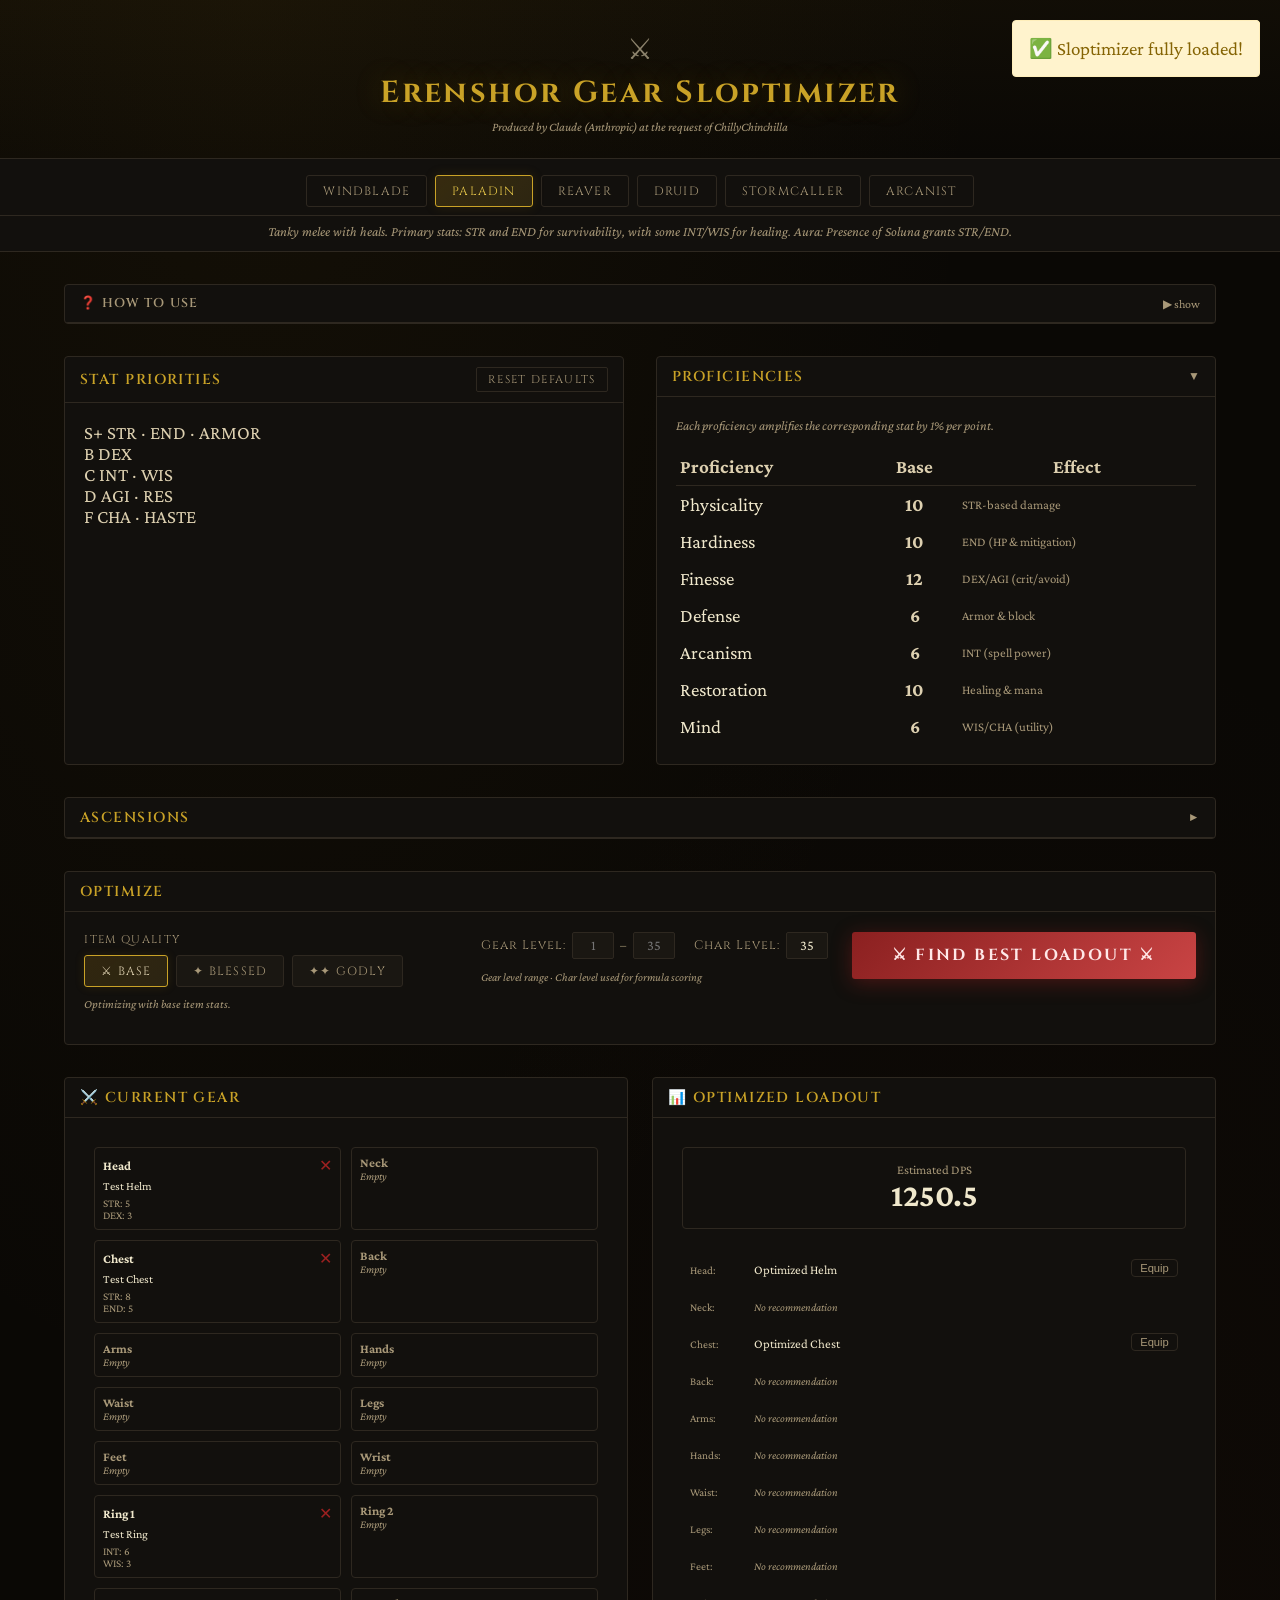
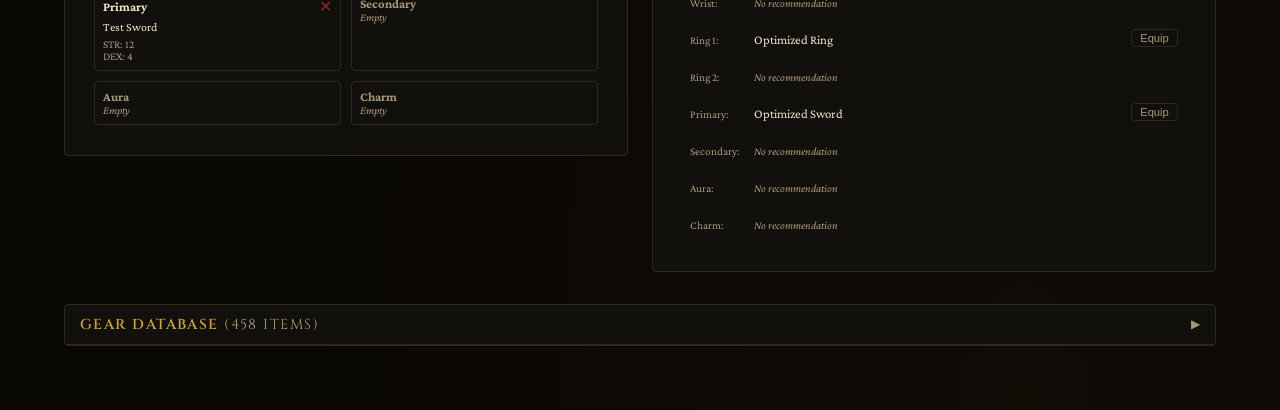
<file: index.html>
<!DOCTYPE html>
<html lang="en">

<head>
  <meta charset="UTF-8">
  <meta name="viewport" content="width=device-width, initial-scale=1.0">
  <title>Erenshor Gear Sloptimizer</title>
  <link
    href="https://fonts.googleapis.com/css2?family=Cinzel:wght@400;600;700&family=Crimson+Pro:ital,wght@0,300;0,400;1,300&display=swap"
    rel="stylesheet">
  <link rel="stylesheet" href="style.css">
</head>

<body>
  <div id="gear-tooltip"></div>

  <header>
    <h1>Erenshor Gear Sloptimizer</h1>
    <p style="font-size:.78rem;color:var(--text-dim);font-style:italic;margin-top:.4rem">Produced by Claude (Anthropic)
      at the request of ChillyChinchilla</p>
  </header>

  <div class="class-bar" id="class-bar"></div>
  <div class="class-desc" id="class-desc"></div>

  <div class="app">

    <!-- Tutorial -->
    <div class="panel" style="margin-bottom:2rem">
      <div class="panel-header" id="tutorial-header"
        style="cursor:pointer;display:flex;justify-content:space-between;align-items:center;user-select:none">
        <h2 style="font-size:.8rem;letter-spacing:.1em;color:var(--text-dim)">❓ HOW TO USE</h2>
        <span class="chevron" style="font-size:.75rem;color:var(--text-dim)">▶ show</span>
      </div>
      <div class="tutorial-body"
        style="display:none;padding:1rem 1.25rem;font-size:.82rem;line-height:1.8;color:var(--text-dim)">
        <p><strong style="color:var(--text-bright)">1. Pick your class.</strong> Set your class in the bar above. Stat
          weights and gear are preloaded for your class.</p>
        <p><strong style="color:var(--text-bright)">2. Find your best loadout.</strong> Set Gear Level, quality tier,
          and Char Level, then click "Find Best Loadout".</p>
        <p><strong style="color:var(--text-bright)">3. Track your current gear.</strong> Fill your current gear on the
          left panel. Loadout comparison shows upgrades.</p>
        <p><strong style="color:var(--text-bright)">4. Add missing items.</strong> Use "Add Custom Item" to create new
          gear manually or via AI lookup.</p>
      </div>
    </div>

    <!-- Stat + Proficiency Panels -->
    <div class="row">
      <div class="panel">
        <div class="panel-header">
          <h2>Stat Priorities</h2>
          <button class="btn btn-ghost" style="font-size:.7rem;padding:.25rem .7rem" onclick="resetWeights()">Reset
            Defaults</button>
        </div>
        <div class="panel-body" id="stat-tier-panel"></div>
      </div>

      <div class="panel">
        <div class="panel-header" style="cursor:pointer" onclick="toggleProfPanel()">
          <h2>Proficiencies</h2>
          <span id="prof-panel-chevron" style="font-size:.75rem;color:var(--text-dim)">▼</span>
        </div>
        <div id="prof-panel-body">
          <div class="panel-body">
            <p class="note" style="margin-bottom:.75rem">Each proficiency amplifies the corresponding stat by 1% per
              point.</p>
            <div id="prof-table"></div>
          </div>
        </div>
      </div>
    </div>

    <!-- Ascensions Panel -->
    <div class="panel" style="margin-bottom:2rem">
      <div class="panel-header" style="cursor:pointer" onclick="toggleAscPanel()">
        <h2>Ascensions</h2>
        <span id="asc-panel-chevron"
          style="font-size:.75rem;color:var(--text-dim);display:inline-block;transform:rotate(-90deg)">&#9660;</span>
      </div>
      <div id="asc-panel-body" style="display:none">
        <div class="panel-body" id="asc-panel-inner">
          <!-- JS will populate ascensions -->
        </div>
      </div>
    </div>

    <!-- Optimize Panel -->
    <div class="panel" style="margin-bottom:2rem">
      <div class="panel-header">
        <h2>Optimize</h2>
      </div>
      <div class="panel-body" style="display:flex;flex-wrap:wrap;gap:1.5rem;align-items:flex-start">

        <div class="tier-selector" style="flex:1;min-width:220px">
          <div
            style="font-family:'Cinzel',serif;font-size:.7rem;letter-spacing:.12em;color:var(--text-dim);text-transform:uppercase;margin-bottom:.5rem">
            Item Quality</div>
          <div style="display:flex;gap:.5rem;flex-wrap:wrap">
            <button class="tier-btn active" id="tier-base" onclick="setTier('base')">⚔ Base</button>
            <button class="tier-btn" id="tier-blessed" onclick="setTier('blessed')">✦ Blessed</button>
            <button class="tier-btn" id="tier-double" onclick="setTier('double')">✦✦ Godly</button>
          </div>
          <p class="note" id="tier-note" style="margin-top:.5rem;font-size:.75rem">Optimizing with base item stats.</p>
        </div>

        <div style="display:flex;flex-direction:column;gap:.6rem">
          <div style="display:flex;align-items:center;gap:1.2rem;flex-wrap:wrap">
            <div style="display:flex;align-items:center;gap:.4rem">
              <label
                style="font-size:.78rem;color:var(--text-dim);white-space:nowrap;font-family:'Cinzel',serif;letter-spacing:.08em">Gear
                Level:</label>
              <input type="number" id="filter-level-min" placeholder="1" min="1" max="35" oninput="onGearLevelChange()"
                style="width:42px;text-align:center">
              <span style="color:var(--text-dim);font-size:.8rem">–</span>
              <input type="number" id="filter-level" placeholder="35" min="1" max="35" oninput="onGearLevelChange()"
                style="width:42px;text-align:center">
            </div>

            <div style="display:flex;align-items:center;gap:.4rem">
              <label
                style="font-size:.78rem;color:var(--text-dim);white-space:nowrap;font-family:'Cinzel',serif;letter-spacing:.08em">Char
                Level:</label>
              <input type="number" id="char-level" placeholder="35" min="1" max="35" value="35"
                oninput="onCharLevelChange()" style="width:42px;text-align:center">
            </div>
          </div>

          <p class="note" style="font-size:.72rem">Gear level range · Char level used for formula scoring</p>
        </div>

        <div id="no2h-wrap" style="display:none;flex-direction:column;gap:.4rem">
          <label
            style="font-family:'Cinzel',serif;font-size:.78rem;color:var(--text-dim);white-space:nowrap;letter-spacing:.08em">Weapon
            Preference:</label>
          <div style="display:flex;gap:.35rem">
            <button id="wpref-any" onclick="setWeaponPref('any')" class="tier-btn active">Any</button>
            <button id="wpref-1h" onclick="setWeaponPref('1h')" class="tier-btn">1H + Shield</button>
            <button id="wpref-2h" onclick="setWeaponPref('2h')" class="tier-btn">2H Only</button>
          </div>
          <p class="note" id="wpref-note" style="font-size:.72rem">Optimizer considers all weapons</p>
        </div>

        <div style="display:flex;align-items:center">
          <button class="optimize-btn" onclick="optimizeAndScroll()">⚔ Find Best Loadout ⚔</button>
        </div>

      </div>
    </div>

    <!-- Current Gear + Loadout Builder -->
    <div id="results"
      style="margin-bottom:1rem;display:grid;grid-template-columns:1fr 1fr;gap:1.5rem;align-items:start">
      <div id="current-gear-panel" class="panel"></div>
      <div id="loadout-builder-panel" class="panel"></div>
    </div>

    <div id="comparison-bar" style="margin-bottom:2rem"></div>

    <!-- Gear Database -->
    <div class="panel" style="margin-bottom:2rem">
      <div class="panel-header" style="cursor:pointer" onclick="toggleGearDb()">
        <h2>Gear Database <span id="gear-count" style="font-weight:400;color:var(--text-dim)">(0 items)</span></h2>
        <span id="gear-db-chevron"
          style="font-size:.75rem;color:var(--text-dim);transition:transform .25s;display:inline-block">▶</span>
      </div>
      <div id="gear-db-body" style="display:none">
        <div class="panel-body">
          <div class="filter-bar">
            <label>Search:</label>
            <input type="text" id="filter-name" placeholder="Name…" oninput="renderGearList()" style="max-width:180px">
            <select id="filter-slot" onchange="renderGearList()" style="max-width:140px">
              <option value="">All Slots</option>
              <option>Head</option>
              <option>Neck</option>
              <option>Chest</option>
              <option>Back</option>
              <option>Arms</option>
              <option>Waist</option>
              <option>Legs</option>
              <option>Feet</option>
              <option>Hands</option>
              <option>Wrist</option>
              <option>Ring</option>
              <option>Primary</option>
              <option>Secondary</option>
              <option>Aura</option>
              <option>Charm</option>
            </select>
            <button class="btn btn-ghost"
              style="font-size:.7rem;padding:.25rem .7rem;color:var(--red-light);border-color:var(--red)"
              onclick="clearAllGear();event.stopPropagation()">Clear All</button>
          </div>
        </div>
        <div class="gear-list" id="gear-list"></div>
      </div>
    </div>

  </div>

<script type="module" src="script.js"></script>
</body>

</html>
</file>
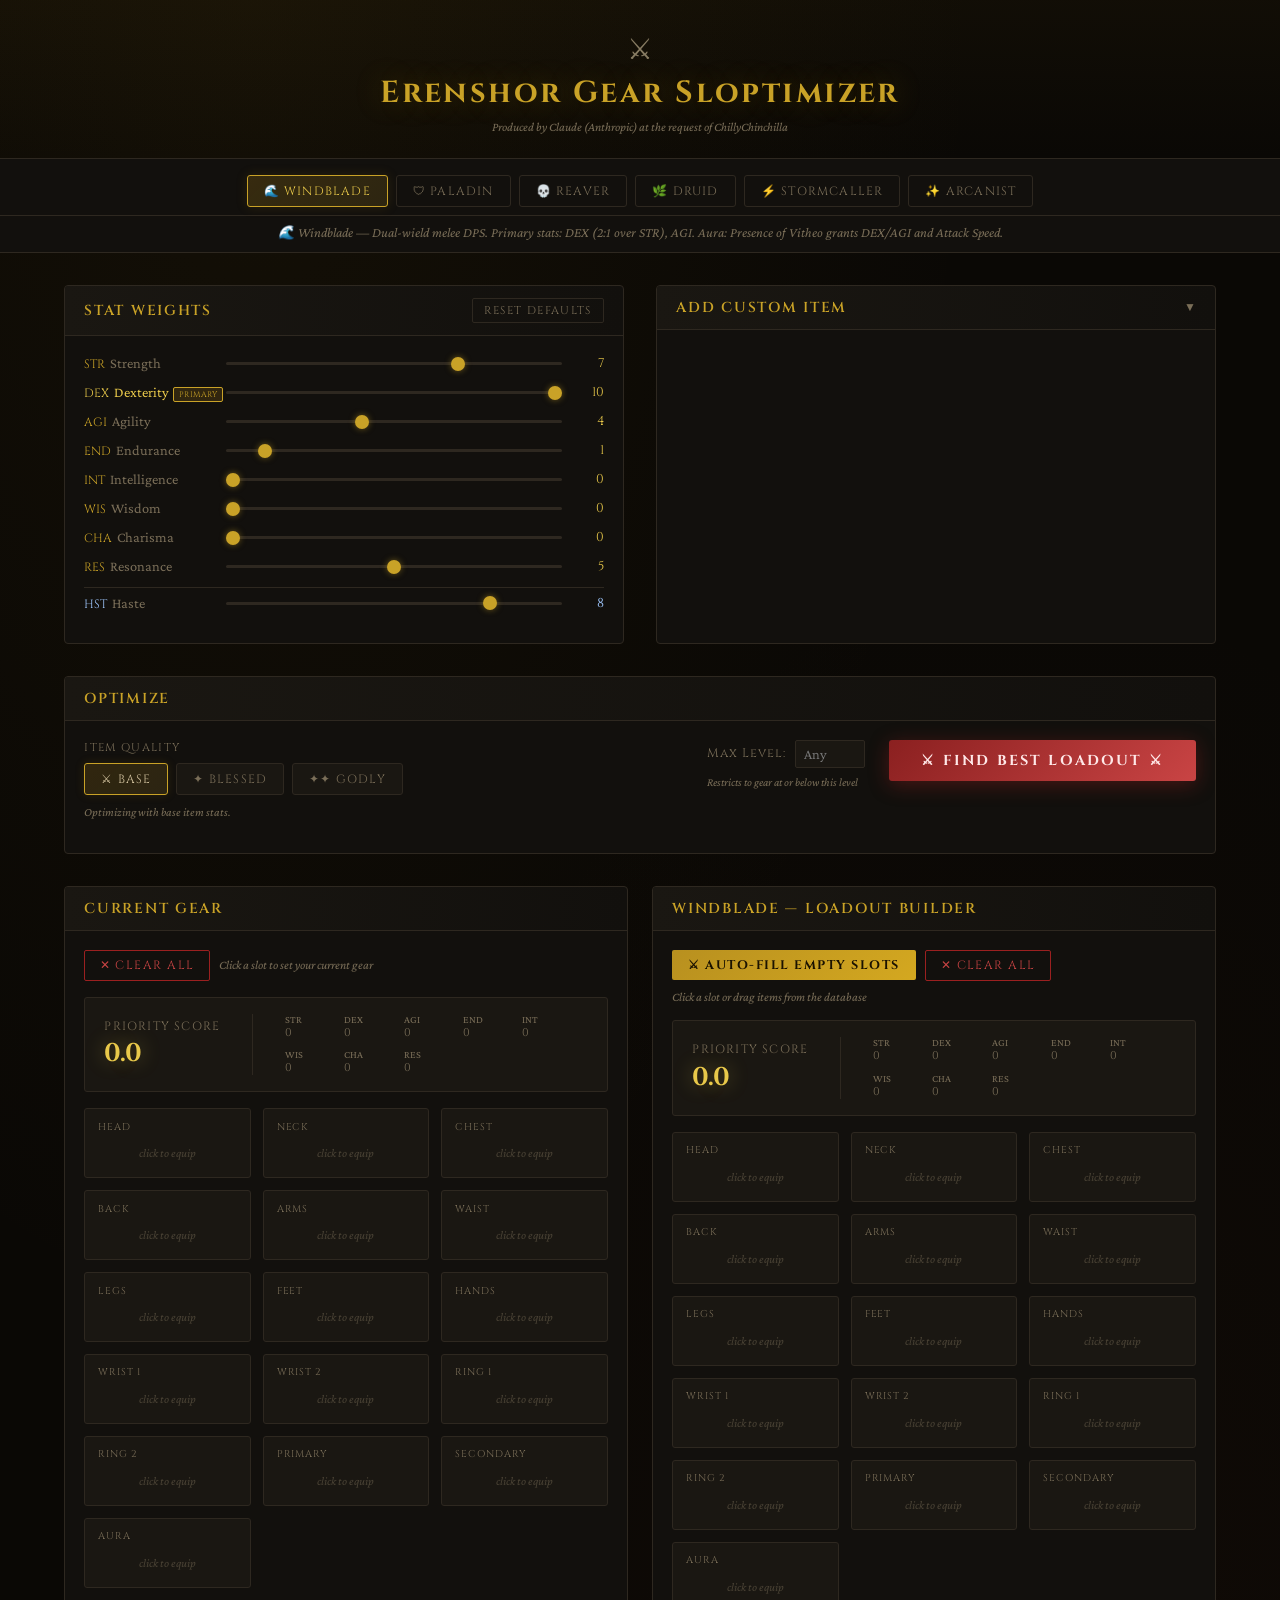
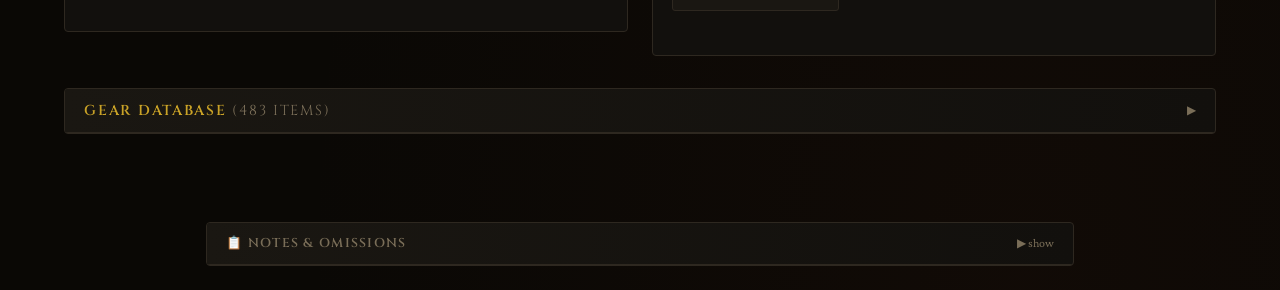
<file: erenshor-optimizer-2 (1).html>
<!DOCTYPE html>
<html lang="en">
<head>
<meta charset="UTF-8">
<meta name="viewport" content="width=device-width, initial-scale=1.0">
<title>Erenshor Gear Sloptimizer</title>
<link href="https://fonts.googleapis.com/css2?family=Cinzel:wght@400;600;700&family=Crimson+Pro:ital,wght@0,300;0,400;1,300&display=swap" rel="stylesheet">
<style>
:root{--bg:#0a0805;--surface:#12100d;--surface2:#1a1712;--border:#2e2820;--border-glow:#8b6914;--gold:#c9a227;--gold-light:#e8c84a;--red:#9b2020;--red-light:#c94444;--blue:#2060a0;--blue-light:#4090d0;--text:#d4c4a0;--text-dim:#7a6e58;--text-bright:#f0e8cc;--green:#2a6a2a;--green-light:#4aaa4a}
*{box-sizing:border-box;margin:0;padding:0}
body{background:var(--bg);color:var(--text);font-family:'Crimson Pro',Georgia,serif;font-size:17px;min-height:100vh;background-image:radial-gradient(ellipse at 20% 0%,rgba(139,105,20,.08) 0%,transparent 50%),radial-gradient(ellipse at 80% 100%,rgba(100,40,20,.08) 0%,transparent 50%)}
header{text-align:center;padding:2rem 1rem 1.5rem;border-bottom:1px solid var(--border);background:linear-gradient(180deg,rgba(139,105,20,.06) 0%,transparent 100%)}
header::before{content:'⚔';display:block;font-size:1.8rem;margin-bottom:.4rem;opacity:.6}
h1{font-family:'Cinzel',serif;font-size:1.9rem;font-weight:700;color:var(--gold);letter-spacing:.08em;text-shadow:0 0 30px rgba(201,162,39,.3)}
.class-bar{display:flex;justify-content:center;gap:.5rem;flex-wrap:wrap;padding:1rem 1rem .5rem;border-bottom:1px solid var(--border);background:var(--surface)}
.class-btn{font-family:'Cinzel',serif;font-size:.75rem;letter-spacing:.1em;text-transform:uppercase;padding:.45rem 1rem;border:1px solid var(--border);background:transparent;color:var(--text-dim);cursor:pointer;border-radius:3px;transition:all .15s}
.class-btn:hover{border-color:var(--gold);color:var(--gold)}
.class-btn.active{background:linear-gradient(135deg,rgba(139,105,20,.3),rgba(201,162,39,.15));border-color:var(--gold);color:var(--gold-light);box-shadow:0 0 12px rgba(139,105,20,.2)}
.class-desc{text-align:center;font-style:italic;font-size:.85rem;color:var(--text-dim);padding:.5rem 1rem .75rem;background:var(--surface);border-bottom:1px solid var(--border)}
.app{max-width:1200px;margin:0 auto;padding:2rem 1.5rem}
.row{display:grid;grid-template-columns:1fr 1fr;gap:2rem;margin-bottom:2rem}
@media(max-width:900px){.row{grid-template-columns:1fr}}
@media(max-width:900px){#results-grid{grid-template-columns:1fr !important}}
.panel{background:var(--surface);border:1px solid var(--border);border-radius:4px;overflow:hidden}
.panel-header{background:linear-gradient(90deg,var(--surface2),transparent);border-bottom:1px solid var(--border);padding:.75rem 1.2rem;display:flex;align-items:center;justify-content:space-between}
.panel-header h2{font-family:'Cinzel',serif;font-size:.9rem;font-weight:600;color:var(--gold);letter-spacing:.12em;text-transform:uppercase}
.panel-body{padding:1.2rem}
.stat-row{display:flex;align-items:center;gap:.75rem;margin-bottom:.75rem}
.stat-label{width:130px;font-size:.9rem;color:var(--text-dim);flex-shrink:0}
.stat-label span{font-family:'Cinzel',serif;font-size:.75rem;color:var(--gold);margin-right:.3rem}
.stat-slider{flex:1;-webkit-appearance:none;height:3px;background:var(--border);outline:none;border-radius:2px}
.stat-slider::-webkit-slider-thumb{-webkit-appearance:none;width:14px;height:14px;background:var(--gold);border-radius:50%;cursor:pointer;box-shadow:0 0 6px rgba(201,162,39,.5)}
.stat-value{width:30px;text-align:right;font-family:'Cinzel',serif;font-size:.8rem;color:var(--gold-light)}
select{width:100%;background:var(--surface);border:1px solid var(--border);color:var(--text);font-family:'Crimson Pro',serif;font-size:.88rem;padding:.25rem .4rem;border-radius:2px;outline:none;cursor:pointer}
select:focus{border-color:var(--gold)}
.form-grid{display:grid;grid-template-columns:1fr 1fr;gap:.6rem}
.form-field{display:flex;flex-direction:column;gap:.25rem}
.form-field label{font-size:.78rem;color:var(--text-dim);font-family:'Cinzel',serif;letter-spacing:.08em}
input[type=text],input[type=number]{background:var(--surface2);border:1px solid var(--border);color:var(--text-bright);font-family:'Crimson Pro',serif;font-size:.9rem;padding:.3rem .5rem;border-radius:2px;outline:none;width:100%}
input:focus{border-color:var(--gold)}
.btn{font-family:'Cinzel',serif;font-size:.78rem;letter-spacing:.12em;text-transform:uppercase;border:none;padding:.55rem 1.2rem;cursor:pointer;border-radius:2px;transition:all .15s}
.btn-gold{background:linear-gradient(135deg,#b8901f,#d4a820);color:#1a1200;font-weight:700}
.btn-gold:hover{background:linear-gradient(135deg,#c9a227,#e8c84a)}
.btn-red{background:transparent;color:var(--red-light);border:1px solid var(--red);font-size:.7rem;padding:.2rem .5rem}
.btn-red:hover{background:var(--red);color:#fff}
.btn-blue{background:linear-gradient(135deg,#1a4a80,#2060a0);color:#c0e0ff;font-weight:700}
.btn-blue:hover{background:linear-gradient(135deg,#2060a0,#4090d0)}
.btn-ghost{background:transparent;border:1px solid var(--border);color:var(--text-dim)}
.btn-ghost:hover{border-color:var(--gold);color:var(--gold)}
.btn-row{display:flex;gap:.6rem;margin-top:.5rem;flex-wrap:wrap}
.ai-input-row{display:flex;gap:.5rem;align-items:stretch;margin-bottom:.4rem}
.ai-input-row input{flex:1}
.ai-status{font-size:.82rem;color:var(--text-dim);font-style:italic;min-height:1.2em}
.ai-status.loading{color:var(--blue-light)}.ai-status.success{color:var(--green-light)}.ai-status.error{color:var(--red-light)}
.gear-list{max-height:300px;overflow-y:auto}
.gear-item{display:flex;align-items:center;justify-content:space-between;padding:.4rem .6rem;border-bottom:1px solid var(--border);font-size:.88rem;animation:fadeIn .2s ease}
@keyframes fadeIn{from{opacity:0;transform:translateY(-4px)}to{opacity:1;transform:none}}
.gear-item:hover{background:rgba(139,105,20,.05)}
.gear-item-name{color:var(--text-bright);flex:1;min-width:0;overflow:hidden;text-overflow:ellipsis;white-space:nowrap}
.gear-item-slot{font-family:'Cinzel',serif;font-size:.62rem;color:var(--text-dim);margin:0 .5rem;text-transform:uppercase;white-space:nowrap;flex-shrink:0}
.gear-item-stats{color:var(--gold);font-size:.78rem;margin-right:.5rem;flex-shrink:0;max-width:200px;overflow:hidden;text-overflow:ellipsis;white-space:nowrap}
.filter-bar{display:flex;gap:.5rem;margin-bottom:.75rem;flex-wrap:wrap;align-items:center}
.filter-bar label{font-size:.78rem;color:var(--text-dim);white-space:nowrap}
.optimize-wrap{text-align:center;margin:1rem 0 2rem}
.optimize-btn{font-family:'Cinzel',serif;font-size:1rem;letter-spacing:.15em;text-transform:uppercase;background:linear-gradient(135deg,#8b2020,#c94444);color:#ffe8e8;border:none;padding:.8rem 2.5rem;cursor:pointer;border-radius:3px;box-shadow:0 4px 20px rgba(155,32,32,.4);transition:all .2s;font-weight:700}
.optimize-btn:hover{transform:translateY(-1px);box-shadow:0 6px 28px rgba(155,32,32,.6)}
.tier-btn{font-family:'Cinzel',serif;font-size:.75rem;letter-spacing:.1em;padding:.45rem 1rem;border:1px solid var(--border);background:var(--surface2);color:var(--text-dim);cursor:pointer;border-radius:3px;transition:all .2s;text-transform:uppercase}
.tier-btn:hover{border-color:var(--gold);color:var(--gold)}
.tier-btn.active{background:linear-gradient(135deg,rgba(139,105,20,.25),rgba(193,155,50,.15));border-color:var(--gold);color:var(--gold-bright);box-shadow:0 0 10px rgba(139,105,20,.2)}
.result-grid{display:grid;grid-template-columns:repeat(auto-fill,minmax(140px,1fr));gap:.75rem;margin-bottom:1.5rem;min-width:0}
.result-slot{background:var(--surface2);border:1px solid var(--border);border-radius:3px;padding:.65rem .8rem;overflow:hidden;min-width:0;position:relative;transition:box-shadow .15s}
.result-slot.equipped{border-color:var(--border-glow);box-shadow:0 0 10px rgba(139,105,20,.15);animation:none}
.result-slot.locked{border-color:#c9a227;box-shadow:0 0 12px rgba(201,162,39,.25);animation:none}
.result-slot.drag-over{border-color:var(--gold-light);box-shadow:0 0 16px rgba(232,200,74,.4);background:rgba(139,105,20,.12)}
.result-slot.drag-reject{animation:shake .3s ease}
@keyframes shake{0%,100%{transform:translateX(0)}20%{transform:translateX(-5px)}40%{transform:translateX(5px)}60%{transform:translateX(-3px)}80%{transform:translateX(3px)}}
@keyframes slot-pulse{0%,100%{border-color:var(--border);box-shadow:none}50%{border-color:rgba(139,105,20,.5);box-shadow:0 0 8px rgba(139,105,20,.12)}}
.result-slot:not(.equipped):not(.drag-over){animation:slot-pulse 3s ease-in-out infinite}
.result-slot-name{font-family:'Cinzel',serif;font-size:.62rem;letter-spacing:.1em;color:var(--text-dim);text-transform:uppercase;margin-bottom:.2rem;white-space:nowrap;overflow:hidden;text-overflow:ellipsis}
.result-slot-header{display:flex;align-items:center;justify-content:space-between;margin-bottom:.2rem}
.lock-btn{background:none;border:none;cursor:pointer;font-size:.75rem;padding:0;line-height:1;opacity:.4;transition:opacity .15s;color:var(--gold)}
.lock-btn:hover{opacity:1}
.lock-btn.locked{opacity:1;color:var(--gold)}
.clear-slot-btn{background:none;border:none;cursor:pointer;font-size:.65rem;padding:0;line-height:1;color:var(--text-dim);opacity:.5;transition:opacity .15s}
.clear-slot-btn:hover{opacity:1;color:var(--red-light)}
.result-item-name{font-size:.9rem;color:var(--text-bright);margin-bottom:.15rem;overflow-wrap:break-word;word-break:break-word;hyphens:auto}
.result-item-stats{font-size:.78rem;color:var(--gold);overflow-wrap:break-word;word-break:break-all}
.result-empty{font-style:italic;color:var(--text-dim);font-size:.82rem}
.drop-hint{font-size:.72rem;color:var(--text-dim);font-style:italic;opacity:.5;text-align:center;padding:.3rem 0}
.gear-item{display:flex;align-items:center;justify-content:space-between;padding:.4rem .6rem;border-bottom:1px solid var(--border);font-size:.88rem;animation:fadeIn .2s ease;cursor:grab}
.gear-item:active{cursor:grabbing}
.gear-item.dragging{opacity:.4}
.loadout-controls{display:flex;gap:.6rem;flex-wrap:wrap;margin-bottom:1rem;align-items:center}
.score-bar{background:var(--surface2);border:1px solid var(--border);border-radius:3px;padding:1rem 1.2rem;display:flex;align-items:center;gap:1.5rem;flex-wrap:wrap;margin-bottom:1rem}
.score-label{font-family:'Cinzel',serif;font-size:.75rem;letter-spacing:.1em;color:var(--text-dim);text-transform:uppercase}
.score-value{font-family:'Cinzel',serif;font-size:1.6rem;color:var(--gold-light);font-weight:700;text-shadow:0 0 20px rgba(232,200,74,.4)}
.stat-total{display:flex;flex-direction:column;min-width:2.5rem}
.stat-total-name{font-size:.72rem;color:var(--text-dim)}
.stat-total-val{font-family:'Cinzel',serif;font-size:1rem;color:var(--text-bright)}
.empty-state{text-align:center;padding:2rem;color:var(--text-dim);font-style:italic}
.note{font-size:.83rem;color:var(--text-dim);font-style:italic;margin-bottom:.75rem;line-height:1.5}
.tag{display:inline-block;font-family:'Cinzel',serif;font-size:.58rem;padding:.1rem .3rem;border-radius:2px;text-transform:uppercase;letter-spacing:.06em;margin-left:.3rem;vertical-align:middle}
.tag-wiki{background:rgba(32,96,160,.25);color:var(--blue-light);border:1px solid var(--blue)}
.tag-manual{background:rgba(42,106,42,.25);color:var(--green-light);border:1px solid var(--green)}
hr.div{border:none;border-top:1px solid var(--border);margin:.85rem 0}
::-webkit-scrollbar{width:4px}::-webkit-scrollbar-track{background:var(--surface)}::-webkit-scrollbar-thumb{background:var(--border-glow);border-radius:2px}
/* Slot search modal */
.slot-modal-backdrop{position:fixed;inset:0;background:rgba(0,0,0,.7);z-index:200;display:flex;align-items:center;justify-content:center;padding:1rem;backdrop-filter:blur(2px)}
.slot-modal{background:var(--surface);border:1px solid var(--border-glow);border-radius:6px;width:100%;max-width:480px;box-shadow:0 16px 48px rgba(0,0,0,.7);overflow:hidden;animation:modalIn .15s ease}
@keyframes modalIn{from{opacity:0;transform:translateY(-8px)}to{opacity:1;transform:none}}
.slot-modal-header{padding:.75rem 1rem;border-bottom:1px solid var(--border);display:flex;align-items:center;justify-content:space-between;background:linear-gradient(90deg,var(--surface2),transparent)}
.slot-modal-title{font-family:'Cinzel',serif;font-size:.8rem;letter-spacing:.12em;color:var(--gold);text-transform:uppercase}
.slot-modal-close{background:none;border:none;color:var(--text-dim);cursor:pointer;font-size:1rem;line-height:1;padding:.1rem .3rem;border-radius:2px;transition:color .1s}
.slot-modal-close:hover{color:var(--text-bright)}
.slot-modal-search{padding:.65rem .9rem;border-bottom:1px solid var(--border)}
.slot-modal-search input{width:100%;background:var(--surface2);border:1px solid var(--border-glow);color:var(--text-bright);font-family:'Crimson Pro',serif;font-size:1rem;padding:.4rem .6rem;border-radius:3px;outline:none}
.slot-modal-results{max-height:320px;overflow-y:auto}
.slot-modal-empty{padding:1.5rem;text-align:center;color:var(--text-dim);font-style:italic;font-size:.88rem}
.smi{display:flex;align-items:baseline;gap:.6rem;padding:.5rem .9rem;border-bottom:1px solid var(--border);cursor:pointer;transition:background .1s}
.smi:last-child{border-bottom:none}
.smi:hover,.smi.active{background:rgba(139,105,20,.12)}
.smi-name{color:var(--text-bright);font-size:.9rem;flex:1;min-width:0;overflow:hidden;text-overflow:ellipsis;white-space:nowrap}
.smi-level{font-family:'Cinzel',serif;font-size:.6rem;color:var(--text-dim);flex-shrink:0}
.smi-stats{font-size:.75rem;color:var(--gold);opacity:.8;flex-shrink:0;max-width:160px;overflow:hidden;text-overflow:ellipsis;white-space:nowrap}
/* Slot cards clickable */
.result-slot:not(.equipped):not(.locked){cursor:pointer}
.result-slot.equipped:not(.locked){cursor:pointer}
.result-slot:not(.equipped):hover .result-empty{color:var(--gold);opacity:.8}
</style>
</head>
<body>
<header>
  <h1>Erenshor Gear Sloptimizer</h1>
  <p style="font-size:.78rem;color:var(--text-dim);font-style:italic;margin-top:.4rem">Produced by Claude (Anthropic) at the request of ChillyChinchilla</p>
</header>

<div class="class-bar" id="class-bar"></div>
<div class="class-desc" id="class-desc"></div>

<div class="app">
  <div class="row">
    <div class="panel">
      <div class="panel-header">
        <h2>Stat Weights</h2>
        <button class="btn btn-ghost" style="font-size:.7rem;padding:.25rem .7rem" onclick="resetWeights()">Reset Defaults</button>
      </div>
      <div class="panel-body"><div id="stat-weights"></div></div>
    </div>
    <div class="panel">
      <div class="panel-header" style="cursor:pointer;user-select:none" onclick="toggleAddItem()">
        <h2>Add Custom Item</h2>
        <span id="add-item-chevron" style="font-size:.75rem;color:var(--text-dim);transition:transform .25s;display:inline-block">▼</span>
      </div>
      <div id="add-item-body" style="display:none">
        <div class="panel-body">
          <p class="note">Look up any Erenshor item by name and AI will fill in the stats.</p>
          <div class="ai-input-row">
            <input type="text" id="ai-item-name" placeholder="Item name…" onkeydown="if(event.key==='Enter')aiLookup()">
            <button class="btn btn-blue" onclick="aiLookup()" id="lookup-btn">✦ Lookup</button>
          </div>
          <div class="ai-status" id="ai-status"></div>
          <hr class="div">
          <div class="form-grid">
            <div class="form-field" style="grid-column:1/-1"><label>Item Name</label><input type="text" id="item-name" placeholder="Name"></div>
            <div class="form-field"><label>Slot</label>
              <select id="item-slot">
                <option>Head</option><option>Neck</option><option>Chest</option><option>Back</option>
                <option>Arms</option><option>Waist</option><option>Legs</option><option>Feet</option>
                <option>Hands</option><option>Wrist</option><option>Ring</option><option>Primary</option><option>Secondary</option><option>Aura</option>
              </select>
            </div>
            <div class="form-field"><label>Level Req</label><input type="number" id="item-level" placeholder="1" min="1" max="100"></div>
            <div id="stat-inputs" style="display:contents"></div>
            <div class="btn-row" style="grid-column:1/-1">
              <button class="btn btn-gold" onclick="addItemManual()">+ Add Item</button>
              <button class="btn btn-ghost" onclick="clearForm()">Clear</button>
            </div>
          </div>
        </div>
      </div>
    </div>
  </div>


  <div class="panel" style="margin-bottom:2rem">
    <div class="panel-header">
      <h2>Optimize</h2>
    </div>
    <div class="panel-body" style="display:flex;flex-wrap:wrap;align-items:flex-start;gap:1.5rem">
      <div class="tier-selector" style="flex:1;min-width:220px">
        <div style="font-family:'Cinzel',serif;font-size:.7rem;letter-spacing:.12em;color:var(--text-dim);text-transform:uppercase;margin-bottom:.5rem">Item Quality</div>
        <div style="display:flex;gap:.5rem;flex-wrap:wrap">
          <button class="tier-btn active" id="tier-base" onclick="setTier('base')">⚔ Base</button>
          <button class="tier-btn" id="tier-blessed" onclick="setTier('blessed')">✦ Blessed</button>
          <button class="tier-btn" id="tier-double" onclick="setTier('double')">✦✦ Godly</button>
        </div>
        <p class="note" style="margin-top:.5rem;font-size:.75rem" id="tier-note">Optimizing with base item stats.</p>
      </div>
      <div style="display:flex;flex-direction:column;gap:.4rem">
        <div style="display:flex;align-items:center;gap:.6rem">
          <label style="font-size:.78rem;color:var(--text-dim);white-space:nowrap;font-family:'Cinzel',serif;letter-spacing:.08em">Max Level:</label>
          <input type="number" id="filter-level" placeholder="Any" oninput="renderGearList()" style="max-width:70px">
        </div>
        <p class="note" style="font-size:.72rem">Restricts to gear at or below this level</p>
      </div>
      <div style="display:flex;align-items:center">
        <button class="optimize-btn" onclick="optimizeAndScroll()" style="padding:.7rem 2rem;font-size:.9rem">⚔ Find Best Loadout ⚔</button>
      </div>
    </div>
  </div>


  <div id="results" style="margin-bottom:1rem">
    <div id="results-grid" style="display:grid;grid-template-columns:1fr 1fr;gap:1.5rem;align-items:start">
      <div id="current-gear-panel"></div>
      <div id="loadout-builder-panel"></div>
    </div>
  </div>
  <div id="comparison-bar" style="margin-bottom:2rem"></div>

  <div class="panel" style="margin-bottom:2rem">
    <div class="panel-header" style="cursor:pointer;user-select:none" onclick="toggleGearDb()">
      <h2>Gear Database <span style="font-weight:400;color:var(--text-dim)" id="gear-count">(0 items)</span></h2>
      <span id="gear-db-chevron" style="font-size:.75rem;color:var(--text-dim);transition:transform .25s;display:inline-block">▶</span>
    </div>
    <div id="gear-db-body" style="display:none">
      <div class="panel-body" style="padding:.75rem 1.2rem">
        <div class="filter-bar">
          <label>Search:</label>
          <input type="text" id="filter-name" placeholder="Name…" oninput="renderGearList()" style="max-width:180px">
          <select id="filter-slot" onchange="renderGearList()" style="max-width:140px">
            <option value="">All Slots</option>
            <option>Head</option><option>Neck</option><option>Chest</option><option>Back</option><option>Arms</option>
            <option>Waist</option><option>Legs</option><option>Feet</option><option>Hands</option>
            <option>Wrist</option><option>Ring</option><option>Primary</option><option>Secondary</option><option>Aura</option>
          </select>
          <button class="btn btn-ghost" style="font-size:.7rem;padding:.25rem .7rem;color:var(--red-light);border-color:var(--red)" onclick="clearAllGear();event.stopPropagation()">Clear All</button>
        </div>
      </div>
      <div class="gear-list" id="gear-list"></div>
    </div>
  </div>
</div>

<script>
const WIKI_GEAR = [
  {name:'Cloth Sleeves',slot:'Arms',lvl:1,stats:{},classes:['Arcanist','Druid','Paladin','Reaver','Stormcaller','Windblade']},
  {name:'Tattered Leather Sleeves',slot:'Arms',lvl:1,stats:{},classes:['Druid','Paladin','Reaver','Stormcaller','Windblade']},
  {name:'Solunarian Armguard',slot:'Arms',lvl:10,stats:{str:8,end:3,dex:3},classes:['Paladin']},
  {name:'Polished Steel Armguards',slot:'Arms',lvl:12,stats:{str:4,end:4,dex:2,agi:2},classes:['Paladin','Reaver','Windblade']},
  {name:'Fungus Covered Armband',slot:'Arms',lvl:17,stats:{str:5,dex:5,int:8,wis:8},classes:['Arcanist','Druid','Paladin','Reaver','Stormcaller','Windblade']},
  {name:'Boatman\'s Armband',slot:'Arms',lvl:18,stats:{str:5,end:2,dex:8,agi:5,cha:10},classes:['Arcanist','Druid','Stormcaller','Windblade']},
  {name:'Desert Silk Sleeves',slot:'Arms',lvl:18,stats:{str:5,end:5,dex:8,agi:5,int:5,wis:5,cha:3},classes:['Arcanist','Druid','Stormcaller','Windblade']},
  {name:'Exoskeletal Spaulders',slot:'Arms',lvl:18,stats:{str:4,end:5,dex:4,agi:5,int:5,wis:5},classes:['Arcanist','Druid','Stormcaller','Windblade']},
  {name:'Ancient Guardian Sleeve',slot:'Arms',lvl:19,stats:{str:5,dex:5},classes:['Paladin','Reaver']},
  {name:'Flaming Vambraces',slot:'Arms',lvl:19,stats:{str:20,dex:5,agi:5},classes:['Paladin','Reaver','Stormcaller','Windblade']},
  {name:'Islander Bandit Armwrap',slot:'Arms',lvl:2,stats:{str:2,dex:2},classes:['Arcanist','Druid','Paladin','Reaver','Stormcaller','Windblade']},
  {name:'Battlemage Sleeves',slot:'Arms',lvl:24,stats:{str:12,int:12},classes:['Paladin','Reaver','Stormcaller','Windblade']},
  {name:'Chewed Armwraps',slot:'Arms',lvl:22,stats:{str:12,dex:5,agi:5},classes:['Paladin','Reaver','Stormcaller','Windblade']},
  {name:'Dueling Armguards',slot:'Arms',lvl:22,stats:{str:5,dex:10,agi:10},classes:['Druid','Paladin','Reaver','Stormcaller','Windblade']},
  {name:'Intricate Sleeves',slot:'Arms',lvl:24,stats:{dex:8,agi:5,int:12,wis:12,cha:7,res:1},classes:['Arcanist','Druid','Stormcaller','Windblade']},
  {name:'Vaporous Armguard',slot:'Arms',lvl:24,stats:{str:10,end:4,dex:15,agi:5,wis:5},classes:['Paladin','Reaver','Stormcaller']},
  {name:'Charred Sleeves',slot:'Arms',lvl:25,stats:{str:10,dex:10,agi:2,wis:2,cha:2,res:1},classes:['Paladin','Reaver','Windblade']},
  {name:'Gifted Sleeves',slot:'Arms',lvl:25,stats:{str:5,end:4,int:20,wis:15,cha:10,res:1},classes:['Arcanist','Druid','Stormcaller']},
  {name:'Priel Steel Armguards',slot:'Arms',lvl:28,stats:{str:15,end:8,dex:15,agi:8},classes:['Paladin','Reaver','Windblade']},
  {name:'Azynthian Armguards',slot:'Arms',lvl:30,stats:{str:20,dex:20,wis:5,cha:5,res:1},classes:['Druid','Paladin','Reaver','Stormcaller','Windblade']},
  {name:'Braxonian Leather Sleeves',slot:'Arms',lvl:31,stats:{str:15,end:5,dex:15,agi:10,wis:10},classes:['Druid','Stormcaller','Windblade']},
  {name:'Braxonian Royal Armband',slot:'Arms',lvl:31,stats:{str:5,end:5,dex:5,agi:5,int:15,wis:10,res:1},classes:['Arcanist','Stormcaller']},
  {name:'Braxonian Spaulders',slot:'Arms',lvl:31,stats:{str:15,dex:10,agi:10},classes:['Paladin','Reaver']},
  {name:'Feathery Vambraces',slot:'Arms',lvl:31,stats:{end:10,dex:10,agi:15,wis:10,cha:10},classes:['Druid','Stormcaller','Windblade']},
  {name:'Dreamy Sleeves',slot:'Arms',lvl:35,stats:{str:5,end:5,dex:10,agi:5,int:15,wis:10,cha:5},classes:['Arcanist','Druid','Paladin','Reaver','Stormcaller','Windblade']},
  {name:'Armbands of Order',slot:'Arms',lvl:36,stats:{str:5,end:5,dex:20,agi:20,int:5,wis:5,cha:5,res:2},classes:['Arcanist','Druid','Paladin','Reaver','Stormcaller','Windblade']},
  {name:'Crested Spaulders',slot:'Arms',lvl:36,stats:{str:12,end:12,dex:12,wis:5,cha:5,res:1},classes:['Paladin','Reaver']},
  {name:'Age-Old Armlet',slot:'Arms',lvl:37,stats:{str:15,end:15,dex:25,agi:15,int:5,wis:5,cha:5},classes:['Paladin','Reaver','Stormcaller','Windblade']},
  {name:'Armband of Generals',slot:'Arms',lvl:37,stats:{str:20,end:10,dex:5,cha:10,res:1},classes:['Paladin','Reaver','Stormcaller','Windblade']},
  {name:'Bonebanded Armguard',slot:'Arms',lvl:39,stats:{end:12,dex:12,int:25,wis:5,cha:10,res:2},classes:['Arcanist','Stormcaller']},
  {name:'Armguards of Presence',slot:'Arms',lvl:39,stats:{str:15,end:10,dex:15,int:15,wis:5,cha:10,res:1},classes:['Paladin','Stormcaller','Windblade']},
  {name:'Daggersilk Sleeves',slot:'Arms',lvl:5,stats:{int:2,wis:2,res:1},classes:['Arcanist','Druid','Paladin','Reaver','Stormcaller','Windblade']},
  {name:'Shivering Leather Sleeves',slot:'Arms',lvl:5,stats:{str:2,dex:2,wis:2},classes:['Druid','Paladin','Reaver','Stormcaller','Windblade']},
  {name:'Aged Plate Sleeves',slot:'Arms',lvl:6,stats:{str:5,dex:5},classes:['Paladin','Reaver','Windblade']},
  {name:'Azure Plate Vambraces',slot:'Arms',lvl:6,stats:{},classes:['Paladin','Reaver','Windblade']},
  {name:'Archer\'s Vambrace',slot:'Arms',lvl:8,stats:{end:2,dex:6},classes:['Paladin','Reaver','Stormcaller','Windblade']},
  {name:'Etched Armlet',slot:'Arms',lvl:8,stats:{str:3,end:3,dex:3},classes:['Paladin','Reaver','Stormcaller','Windblade']},
  {name:'Faerie Sleeves',slot:'Arms',lvl:8,stats:{int:5,wis:5,cha:5},classes:['Arcanist','Druid','Stormcaller']},
  {name:'Vinewrapped Vambracers',slot:'Arms',lvl:9,stats:{int:4,wis:4,cha:2},classes:['Arcanist','Druid','Stormcaller']},
  {name:'Aged Prism',slot:'Aura',lvl:22,stats:{},classes:['Arcanist','Druid','Paladin','Reaver','Stormcaller','Windblade']},
  {name:'Ancient Presence',slot:'Aura',lvl:35,stats:{},classes:['Arcanist','Druid','Paladin','Reaver','Stormcaller','Windblade']},
  {name:'Gift of Azynthi',slot:'Aura',lvl:37,stats:{},classes:['Arcanist','Druid','Stormcaller','Windblade']},
  {name:'Spark of Light',slot:'Aura',lvl:1,stats:{},classes:['Arcanist']},
  {name:'Essence of Flame',slot:'Aura',lvl:7,stats:{},classes:['Arcanist']},
  {name:'Glow of Eternity',slot:'Aura',lvl:14,stats:{},classes:['Arcanist']},
  {name:'Flame of the Redemption',slot:'Aura',lvl:21,stats:{},classes:['Arcanist']},
  {name:'Pyre of the Cleansed',slot:'Aura',lvl:35,stats:{},classes:['Arcanist']},
  {name:'Corruption of Sivakaya',slot:'Aura',lvl:20,stats:{},classes:['Arcanist','Druid','Paladin','Reaver','Stormcaller','Windblade']},
  {name:'Sprout',slot:'Aura',lvl:1,stats:{},classes:['Druid']},
  {name:'Bloom',slot:'Aura',lvl:7,stats:{},classes:['Druid']},
  {name:'Wilt',slot:'Aura',lvl:18,stats:{},classes:['Druid']},
  {name:'Decay',slot:'Aura',lvl:29,stats:{},classes:['Druid']},
  {name:'Gem of Echoes',slot:'Aura',lvl:28,stats:{},classes:['Arcanist','Druid','Paladin','Reaver','Stormcaller','Windblade']},
  {name:'Hallows Eve',slot:'Aura',lvl:55,stats:{},classes:['Arcanist','Druid','Paladin','Reaver','Stormcaller','Windblade']},
  {name:'Chunk of Living Stone',slot:'Aura',lvl:22,stats:{},classes:['Arcanist','Druid','Paladin','Reaver','Stormcaller','Windblade']},
  {name:'Amber\'s Gift',slot:'Aura',lvl:14,stats:{},classes:['Arcanist','Druid','Paladin','Reaver','Stormcaller','Windblade']},
  {name:'Falling Shadow',slot:'Aura',lvl:1,stats:{},classes:['Reaver']},
  {name:'Looming Void',slot:'Aura',lvl:1,stats:{},classes:['Reaver']},
  {name:'End of Life',slot:'Aura',lvl:1,stats:{},classes:['Reaver']},
  {name:'Evacuate Soul',slot:'Aura',lvl:1,stats:{},classes:['Reaver']},
  {name:'Dawn\'s Light',slot:'Aura',lvl:1,stats:{},classes:['Paladin']},
  {name:'Morning Glow',slot:'Aura',lvl:7,stats:{},classes:['Paladin']},
  {name:'Rising Moon',slot:'Aura',lvl:18,stats:{},classes:['Paladin']},
  {name:'Eclipse',slot:'Aura',lvl:33,stats:{},classes:['Paladin']},
  {name:'Spirit of the Steed',slot:'Aura',lvl:20,stats:{},classes:['Arcanist','Druid','Paladin','Reaver','Stormcaller','Windblade']},
  {name:'Rolling Clouds',slot:'Aura',lvl:1,stats:{},classes:['Stormcaller']},
  {name:'Falling Rain',slot:'Aura',lvl:7,stats:{},classes:['Stormcaller']},
  {name:'Distant Thunder',slot:'Aura',lvl:18,stats:{},classes:['Stormcaller']},
  {name:'Lightning Strike',slot:'Aura',lvl:28,stats:{},classes:['Stormcaller']},
  {name:'Sage\'s Trinket',slot:'Aura',lvl:28,stats:{},classes:['Arcanist','Druid','Paladin','Reaver','Stormcaller','Windblade']},
  {name:'Scent of the Sea',slot:'Aura',lvl:1,stats:{},classes:['Windblade']},
  {name:'Force of the Sea',slot:'Aura',lvl:7,stats:{},classes:['Windblade']},
  {name:'Freedom of the Sky',slot:'Aura',lvl:18,stats:{},classes:['Windblade']},
  {name:'Whispers of Wind',slot:'Aura',lvl:28,stats:{},classes:['Windblade']},
  {name:'Wisp\'s Presence',slot:'Aura',lvl:28,stats:{},classes:['Arcanist','Druid','Paladin','Reaver','Stormcaller','Windblade']},
  {name:'Backplate',slot:'Back',lvl:11,stats:{str:5,end:5,int:5,res:1},classes:['Druid','Paladin','Reaver','Stormcaller','Windblade']},
  {name:'Call To Arms',slot:'Back',lvl:12,stats:{end:2,dex:2,int:4,wis:4},classes:['Arcanist','Druid','Paladin','Reaver','Stormcaller','Windblade']},
  {name:'Gambler\'s Cape',slot:'Back',lvl:13,stats:{str:5,agi:5,int:2,wis:2,cha:10},classes:['Arcanist','Druid','Paladin','Reaver','Stormcaller','Windblade']},
  {name:'Fungal Scab Cape',slot:'Back',lvl:15,stats:{str:4,end:4,int:2,wis:2},classes:['Arcanist','Druid','Paladin','Reaver','Stormcaller','Windblade']},
  {name:'Cape of the Sands',slot:'Back',lvl:17,stats:{},classes:['Arcanist','Druid','Paladin','Reaver','Stormcaller','Windblade']},
  {name:'Seawashed Cloak',slot:'Back',lvl:17,stats:{str:5,end:5,agi:5},classes:['Arcanist','Druid','Paladin','Reaver','Stormcaller','Windblade']},
  {name:'Distinguished Cape',slot:'Back',lvl:19,stats:{str:8,end:5,dex:3,wis:3},classes:['Arcanist','Druid','Paladin','Reaver','Stormcaller','Windblade']},
  {name:'Dreamthread Wings',slot:'Back',lvl:23,stats:{end:2,dex:2,int:5,wis:12,cha:5},classes:['Arcanist','Druid','Paladin','Reaver','Stormcaller','Windblade']},
  {name:'Honor Strip',slot:'Back',lvl:19,stats:{str:7,end:7,dex:7},classes:['Paladin','Reaver','Stormcaller','Windblade']},
  {name:'Layer Cape',slot:'Back',lvl:19,stats:{dex:5,int:10,wis:5,cha:10},classes:['Arcanist','Druid','Paladin','Reaver','Stormcaller','Windblade']},
  {name:'Lost Cape',slot:'Back',lvl:20,stats:{str:5,end:5,dex:5,int:5,wis:5,cha:5,res:2},classes:['Arcanist','Druid','Paladin','Reaver','Stormcaller','Windblade']},
  {name:'Ritual Cape',slot:'Back',lvl:24,stats:{str:8,end:8,dex:8},classes:['Arcanist','Druid','Paladin','Reaver','Stormcaller','Windblade']},
  {name:'Tamer\'s Pack',slot:'Back',lvl:24,stats:{str:10,end:10,cha:5},classes:['Paladin','Reaver','Stormcaller','Windblade']},
  {name:'Feathered Cape',slot:'Back',lvl:26,stats:{int:8,wis:8,cha:4},classes:['Arcanist','Druid','Paladin','Reaver','Stormcaller','Windblade']},
  {name:'Flowing Cloak',slot:'Back',lvl:26,stats:{str:8,int:8,wis:8,cha:8,res:1},classes:['Arcanist','Druid','Paladin','Reaver','Stormcaller','Windblade']},
  {name:'Blue Leaf Cape',slot:'Back',lvl:27,stats:{str:10,end:10,dex:15},classes:['Arcanist','Druid','Paladin','Reaver','Stormcaller','Windblade']},
  {name:'Red Leaf Cape',slot:'Back',lvl:27,stats:{dex:10,int:15,wis:15,res:1},classes:['Arcanist','Druid','Paladin','Reaver','Stormcaller','Windblade']},
  {name:'Abyssal Shell',slot:'Back',lvl:28,stats:{res:2},classes:['Arcanist','Druid','Paladin','Reaver','Stormcaller','Windblade']},
  {name:'Arboreal Cape',slot:'Back',lvl:30,stats:{dex:10,agi:10,int:10,wis:10},classes:['Arcanist','Druid','Paladin','Reaver','Stormcaller','Windblade']},
  {name:'Lifewind',slot:'Back',lvl:30,stats:{end:15,int:10,res:2},classes:['Arcanist','Druid','Paladin','Reaver','Stormcaller','Windblade']},
  {name:'Night Wave',slot:'Back',lvl:30,stats:{int:10,wis:10,cha:10,res:2},classes:['Arcanist','Druid','Paladin','Reaver','Stormcaller','Windblade']},
  {name:'Braxonian Cape',slot:'Back',lvl:32,stats:{str:15,dex:8,agi:8,int:20,wis:8,cha:5},classes:['Arcanist','Druid','Paladin','Reaver','Stormcaller','Windblade']},
  {name:'Assassin\'s Bane',slot:'Back',lvl:33,stats:{str:8,end:8,int:8,wis:8,res:1},classes:['Paladin','Reaver','Windblade']},
  {name:'Nightbane',slot:'Back',lvl:33,stats:{str:10,dex:12,agi:12,int:5,wis:20,cha:5,res:3},classes:['Arcanist','Druid','Paladin','Reaver','Stormcaller','Windblade']},
  {name:'Shadowclasp',slot:'Back',lvl:39,stats:{str:20,agi:5,int:20,cha:10,res:1},classes:['Arcanist','Druid','Paladin','Reaver','Stormcaller','Windblade']},
  {name:'Wingwoven Cape',slot:'Back',lvl:33,stats:{dex:12,agi:20,int:12,wis:12,res:3},classes:['Arcanist','Druid','Paladin','Reaver','Stormcaller','Windblade']},
  {name:'Azynthian Cape',slot:'Back',lvl:35,stats:{str:5,agi:10,int:20,wis:20,cha:10},classes:['Arcanist','Druid','Paladin','Reaver','Stormcaller','Windblade']},
  {name:'Sivakayan Wings',slot:'Back',lvl:37,stats:{str:25,end:15,dex:25,int:5,wis:5,cha:5},classes:['Arcanist','Druid','Paladin','Reaver','Stormcaller','Windblade']},
  {name:'Wardwarped Cape',slot:'Back',lvl:37,stats:{str:5,end:5,dex:15,agi:5,int:20,wis:20,cha:5,res:1},classes:['Arcanist','Druid','Paladin','Reaver','Stormcaller','Windblade']},
  {name:'Plaguewind',slot:'Back',lvl:38,stats:{str:25,dex:15,agi:15,int:5,wis:5,res:3},classes:['Arcanist','Druid','Paladin','Reaver','Stormcaller','Windblade']},
  {name:'Old Torn Cape',slot:'Back',lvl:4,stats:{},classes:['Arcanist','Druid','Paladin','Reaver','Stormcaller','Windblade']},
  {name:'Verdant Embrace',slot:'Back',lvl:39,stats:{str:20,dex:5,agi:5,int:20,wis:10,res:3},classes:['Arcanist','Druid','Paladin','Reaver','Stormcaller','Windblade']},
  {name:'Lightkeeper\'s Cape',slot:'Back',lvl:6,stats:{cha:5,res:1},classes:['Paladin','Reaver','Stormcaller','Windblade']},
  {name:'Priel Standard',slot:'Back',lvl:6,stats:{dex:1,agi:1,int:1,wis:1,cha:5},classes:['Arcanist','Druid','Paladin','Reaver','Stormcaller','Windblade']},
  {name:'Satin Cloak',slot:'Back',lvl:6,stats:{agi:2,int:2,wis:2},classes:['Arcanist','Druid','Paladin','Reaver','Stormcaller','Windblade']},
  {name:'Rottenfoot Sash',slot:'Waist',lvl:10,stats:{dex:4,int:4},classes:['Arcanist','Druid','Stormcaller']},
  {name:'Ogreskin Cord',slot:'Waist',lvl:11,stats:{agi:3,int:3,wis:3},classes:['Arcanist','Druid','Paladin','Reaver','Stormcaller','Windblade']},
  {name:'Molorai Utility Belt',slot:'Waist',lvl:13,stats:{str:3,dex:3,agi:3},classes:['Arcanist','Druid','Paladin','Reaver','Stormcaller','Windblade']},
  {name:'Twilight Belt',slot:'Waist',lvl:15,stats:{dex:4,int:3,wis:3,res:1},classes:['Druid','Stormcaller','Windblade']},
  {name:'Braxonian Sash',slot:'Waist',lvl:17,stats:{end:10,int:5,wis:5,res:1},classes:['Arcanist','Stormcaller']},
  {name:'Reinforced Scale Belt',slot:'Waist',lvl:17,stats:{},classes:['Paladin','Reaver','Windblade']},
  {name:'Toxic Strap',slot:'Waist',lvl:18,stats:{dex:10},classes:['Arcanist','Druid','Paladin','Reaver','Stormcaller','Windblade']},
  {name:'Sash of the Lost Guard',slot:'Waist',lvl:19,stats:{agi:8,int:4,wis:4,cha:4,res:1},classes:['Arcanist','Druid','Stormcaller','Windblade']},
  {name:'Spectral Silk Belt',slot:'Waist',lvl:19,stats:{str:5,agi:8,res:1},classes:['Arcanist','Druid','Paladin','Reaver','Stormcaller','Windblade']},
  {name:'Beast Harness',slot:'Waist',lvl:2,stats:{str:2,end:2,dex:2,cha:2},classes:['Arcanist','Druid','Paladin','Reaver','Stormcaller','Windblade']},
  {name:'Braided Belt',slot:'Waist',lvl:2,stats:{str:1,end:1},classes:['Arcanist','Druid','Paladin','Reaver','Stormcaller','Windblade']},
  {name:'Metal Girdle',slot:'Waist',lvl:2,stats:{dex:2,cha:2},classes:['Arcanist','Druid','Paladin','Reaver','Stormcaller','Windblade']},
  {name:'Lost Girdle',slot:'Waist',lvl:20,stats:{str:6,end:6},classes:['Arcanist','Druid','Paladin','Reaver','Stormcaller','Windblade']},
  {name:'Prismatic Warcord',slot:'Waist',lvl:20,stats:{str:5,end:8,dex:5,agi:5},classes:['Arcanist','Druid','Paladin','Reaver','Stormcaller','Windblade']},
  {name:'Tarnished Steel Belt',slot:'Waist',lvl:20,stats:{},classes:['Arcanist','Druid','Paladin','Reaver','Stormcaller','Windblade']},
  {name:'Ghostly Sash',slot:'Waist',lvl:23,stats:{res:3},classes:['Arcanist','Druid','Paladin','Reaver','Stormcaller','Windblade']},
  {name:'Malaroth Sinew Cord',slot:'Waist',lvl:23,stats:{str:3,end:3,int:4,wis:4,res:1},classes:['Arcanist','Druid','Paladin','Reaver','Stormcaller','Windblade']},
  {name:'Stabilizing Belt',slot:'Waist',lvl:24,stats:{str:5,end:5},classes:['Paladin','Reaver','Windblade']},
  {name:'Woven Stone Belt',slot:'Waist',lvl:24,stats:{str:7,end:10,dex:7,res:1},classes:['Druid','Paladin','Reaver','Stormcaller','Windblade']},
  {name:'Belt of Ages',slot:'Waist',lvl:25,stats:{str:7,wis:14,res:1},classes:['Arcanist','Druid','Paladin','Reaver','Stormcaller','Windblade']},
  {name:'Gut Cord',slot:'Waist',lvl:25,stats:{str:7,dex:7,int:7,wis:7},classes:['Arcanist','Druid','Paladin','Reaver','Stormcaller','Windblade']},
  {name:'Coiling Belt',slot:'Waist',lvl:28,stats:{str:10,end:10,dex:10},classes:['Arcanist','Druid','Paladin','Reaver','Stormcaller','Windblade']},
  {name:'Empath\'s Cord',slot:'Waist',lvl:28,stats:{wis:25,res:2},classes:['Arcanist','Druid','Paladin','Reaver','Stormcaller','Windblade']},
  {name:'Flowing Blight Silk Sash',slot:'Waist',lvl:28,stats:{str:5,end:5,dex:5,agi:5,int:5,wis:5},classes:['Arcanist','Druid','Paladin','Reaver','Stormcaller','Windblade']},
  {name:'Gem Adorned Belt',slot:'Waist',lvl:28,stats:{dex:15,agi:15,res:2},classes:['Arcanist','Druid','Paladin','Reaver','Stormcaller','Windblade']},
  {name:'Granite Belt',slot:'Waist',lvl:28,stats:{str:20,end:15,dex:5,int:7,wis:7},classes:['Druid','Paladin','Reaver','Stormcaller','Windblade']},
  {name:'Worn Wolf Collar',slot:'Neck',lvl:3,stats:{str:3,end:3,dex:2,agi:2},classes:['Arcanist','Druid','Paladin','Reaver','Stormcaller','Windblade']},
  {name:'Famish',slot:'Waist',lvl:30,stats:{str:10,end:10,dex:5,agi:10,cha:5,res:1},classes:['Paladin','Reaver','Windblade']},
  {name:'Charmed Belt',slot:'Waist',lvl:31,stats:{end:10,agi:15,int:5,wis:5,cha:20,res:3},classes:['Arcanist','Druid','Paladin','Reaver','Stormcaller','Windblade']},
  {name:'Polished Steel Belt',slot:'Waist',lvl:33,stats:{str:3,end:3},classes:['Arcanist','Druid','Paladin','Reaver','Stormcaller','Windblade']},
  {name:'Royal Waistband',slot:'Waist',lvl:31,stats:{agi:10,int:10,wis:10},classes:['Arcanist','Druid','Paladin','Reaver','Stormcaller','Windblade']},
  {name:'Sableheart\'s Harness',slot:'Waist',lvl:31,stats:{str:8,end:8,dex:8,agi:8,res:5},classes:['Arcanist','Druid','Paladin','Reaver','Stormcaller','Windblade']},
  {name:'Steadfast Girdle',slot:'Waist',lvl:31,stats:{str:5,end:12,dex:12,agi:5},classes:['Paladin','Reaver','Windblade']},
  {name:'Stilling Cord',slot:'Waist',lvl:33,stats:{dex:12,int:12,wis:12,res:1},classes:['Arcanist','Druid','Paladin','Reaver','Stormcaller','Windblade']},
  {name:'Centering Cord',slot:'Waist',lvl:34,stats:{str:15,dex:10,int:15,wis:15,cha:5,res:4},classes:['Arcanist','Druid','Paladin','Reaver','Stormcaller','Windblade']},
  {name:'Exalted Belt',slot:'Waist',lvl:34,stats:{str:10,end:10,dex:10,agi:10,int:5,wis:25,cha:25,res:6},classes:['Druid','Stormcaller']},
  {name:'Swampy Loincloth',slot:'Waist',lvl:35,stats:{str:3,end:3,dex:3,cha:-10},classes:['Arcanist','Druid','Paladin','Reaver','Stormcaller','Windblade']},
  {name:'Bonestudded Belt',slot:'Waist',lvl:5,stats:{int:5,wis:5},classes:['Druid']},
  {name:'Stalwart Belt',slot:'Waist',lvl:5,stats:{str:5,end:3},classes:['Arcanist','Druid','Paladin','Reaver','Stormcaller','Windblade']},
  {name:'Breezeworn Sash',slot:'Waist',lvl:6,stats:{int:5,res:1},classes:['Arcanist','Stormcaller']},
  {name:'Sylvan Cord',slot:'Waist',lvl:6,stats:{int:1,wis:3},classes:['Druid','Stormcaller']},
  {name:'Sailor\'s Belt',slot:'Waist',lvl:9,stats:{},classes:['Arcanist','Druid','Paladin','Reaver','Stormcaller','Windblade']},
  {name:'Molorai Bow',slot:'Primary',lvl:14,stats:{str:3,dex:6},classes:['Stormcaller'],twoHanded:true},
  {name:'Recurve Bow',slot:'Primary',lvl:11,stats:{str:2,dex:2,cha:2},classes:['Stormcaller'],twoHanded:true},
  {name:'Seastring',slot:'Primary',lvl:14,stats:{str:3,dex:5,int:5},classes:['Stormcaller'],twoHanded:true},
  {name:'Humanbone',slot:'Primary',lvl:14,stats:{str:6,dex:3,agi:3,int:3},classes:['Stormcaller'],twoHanded:true},
  {name:'Traveler\'s Bow',slot:'Primary',lvl:2,stats:{},classes:['Stormcaller'],twoHanded:true},
  {name:'Merosavillian Bow',slot:'Primary',lvl:21,stats:{str:4,dex:6,agi:4,int:4},classes:['Stormcaller'],twoHanded:true},
  {name:'Spectral Bow',slot:'Primary',lvl:24,stats:{str:6,dex:7,agi:4,int:7},classes:['Stormcaller'],twoHanded:true},
  {name:'Braxonian Bow',slot:'Primary',lvl:28,stats:{str:15,dex:18,agi:18,int:5},classes:['Stormcaller'],twoHanded:true},
  {name:'Deathgiver',slot:'Primary',lvl:30,stats:{str:30,dex:15,agi:15,int:10,res:1},classes:['Stormcaller'],twoHanded:true},
  {name:'Necromantic Bow',slot:'Primary',lvl:31,stats:{str:20,dex:25,agi:25,int:15},classes:['Stormcaller'],twoHanded:true},
  {name:'Oldenbow',slot:'Primary',lvl:34,stats:{str:25,dex:30,agi:15,int:20,res:1},classes:['Stormcaller'],twoHanded:true},
  {name:'Icy Bow',slot:'Primary',lvl:35,stats:{int:40,res:3},classes:['Stormcaller'],twoHanded:true},
  {name:'Siva Bow',slot:'Primary',lvl:34,stats:{str:20,dex:30,agi:20,int:25,res:1},classes:['Stormcaller'],twoHanded:true},
  {name:'Carved Bow',slot:'Primary',lvl:4,stats:{},classes:['Stormcaller'],twoHanded:true},
  {name:'Arc, Crescent of the Void',slot:'Primary',lvl:40,stats:{str:35,dex:40,agi:20,int:55,res:1},classes:['Stormcaller'],twoHanded:true},
  {name:'Rotwood Bow',slot:'Primary',lvl:6,stats:{},classes:['Stormcaller'],twoHanded:true},
  {name:'Whitewood',slot:'Primary',lvl:7,stats:{str:2,dex:2},classes:['Stormcaller'],twoHanded:true},
  {name:'Executioner\'s Bow',slot:'Primary',lvl:8,stats:{str:2,end:1,dex:2,int:1,wis:1,cha:1},classes:['Stormcaller'],twoHanded:true},
  {name:'Cloth Shirt',slot:'Chest',lvl:1,stats:{},classes:['Arcanist','Druid','Paladin','Reaver','Stormcaller','Windblade']},
  {name:'Tattered Leather Tunic',slot:'Chest',lvl:1,stats:{},classes:['Druid','Paladin','Reaver','Stormcaller','Windblade']},
  {name:'Bronzed Solunarian Plate',slot:'Chest',lvl:10,stats:{str:6,end:3,dex:2},classes:['Paladin']},
  {name:'Linked Chain Shirt',slot:'Chest',lvl:10,stats:{str:2,end:2,dex:4},classes:['Paladin','Reaver','Stormcaller','Windblade']},
  {name:'Reaver Plate',slot:'Chest',lvl:10,stats:{str:8,dex:2},classes:['Reaver']},
  {name:'Living Chainmail Jacket',slot:'Chest',lvl:12,stats:{end:5,agi:5,int:4,wis:4},classes:['Druid','Stormcaller','Windblade']},
  {name:'Spidersilk Shirt',slot:'Chest',lvl:13,stats:{end:2,int:5,wis:5,cha:2,res:1},classes:['Arcanist','Stormcaller']},
  {name:'Tarnished Plate Armor',slot:'Chest',lvl:13,stats:{str:5,end:5},classes:['Paladin','Reaver','Windblade']},
  {name:'Muddy Jerkin',slot:'Chest',lvl:14,stats:{str:4,end:4,dex:2,agi:2,int:2,wis:2},classes:['Druid','Stormcaller','Windblade']},
  {name:'Rottenfoot Tribal Strap',slot:'Chest',lvl:14,stats:{str:5,int:4,wis:7},classes:['Druid','Paladin','Reaver','Stormcaller','Windblade']},
  {name:'Rotten Chain Tunic',slot:'Chest',lvl:16,stats:{str:15,end:5,dex:15,agi:7},classes:['Druid','Paladin','Reaver','Stormcaller','Windblade']},
  {name:'Aged Plate',slot:'Chest',lvl:18,stats:{str:7,end:7,dex:10,agi:7,res:1},classes:['Paladin','Reaver','Windblade']},
  {name:'Fungus Covered Tunic',slot:'Chest',lvl:18,stats:{str:5,end:5,dex:10,agi:10},classes:['Arcanist','Druid','Paladin','Reaver','Stormcaller','Windblade']},
  {name:'Molorai Battle Chain',slot:'Chest',lvl:18,stats:{dex:15,agi:5,wis:5,cha:5},classes:['Paladin','Reaver','Windblade']},
  {name:'Braxonian Wrap',slot:'Chest',lvl:19,stats:{int:7,wis:7,cha:7,res:1},classes:['Arcanist','Stormcaller']},
  {name:'Ancient Guardian Plate',slot:'Chest',lvl:20,stats:{},classes:['Paladin','Reaver','Windblade']},
  {name:'Battleworn Plate',slot:'Chest',lvl:20,stats:{str:8,end:8,dex:3,int:3,wis:3},classes:['Paladin','Reaver']},
  {name:'Mirror Polished Plate',slot:'Chest',lvl:32,stats:{str:5,end:5,res:2},classes:['Druid','Paladin','Reaver','Windblade']},
  {name:'Hardened Scale Jacket',slot:'Chest',lvl:24,stats:{str:10,end:5,dex:10,agi:5,wis:5},classes:['Paladin','Reaver','Windblade']},
  {name:'Chitin Protector',slot:'Chest',lvl:25,stats:{end:10,dex:5,agi:5,wis:10,cha:10},classes:['Druid','Stormcaller','Windblade']},
  {name:'Virophan Chestguard',slot:'Chest',lvl:25,stats:{str:7,end:7,dex:10,agi:10},classes:['Paladin','Reaver','Windblade']},
  {name:'Preserved Cloth Coat',slot:'Chest',lvl:25,stats:{str:5,dex:5,int:12,wis:12},classes:['Arcanist','Druid','Paladin','Reaver','Stormcaller','Windblade']},
  {name:'Sivakayan Ceremonial Garb',slot:'Chest',lvl:25,stats:{int:16,wis:8,res:1},classes:['Arcanist','Druid','Stormcaller','Windblade']},
  {name:'Sivakayan Plate',slot:'Chest',lvl:28,stats:{str:12,end:12},classes:['Paladin','Reaver','Windblade']},
  {name:'Blightsteel Plate',slot:'Chest',lvl:28,stats:{str:15,end:8,dex:8,agi:4,res:1},classes:['Paladin','Reaver']},
  {name:'Drakescale Cuirass',slot:'Chest',lvl:28,stats:{str:15,end:10,dex:10,int:5,wis:5,cha:5,res:2},classes:['Druid','Reaver','Stormcaller','Windblade']},
  {name:'Malaroth Scale Chestguard',slot:'Chest',lvl:28,stats:{str:5,end:5,dex:15,agi:15,int:5,wis:10,cha:5},classes:['Druid','Stormcaller','Windblade']},
  {name:'Plumage',slot:'Chest',lvl:28,stats:{str:5,end:5,dex:10,agi:10,int:10,wis:15,cha:20,res:1},classes:['Druid','Stormcaller','Windblade']},
  {name:'Stonelined Plate',slot:'Chest',lvl:28,stats:{end:5},classes:['Paladin','Reaver']},
  {name:'Worn Dueling Plate',slot:'Chest',lvl:28,stats:{str:18,end:10,dex:18,res:1},classes:['Paladin','Reaver','Windblade']},
  {name:'Bloodstained Plate',slot:'Chest',lvl:30,stats:{str:15,dex:15,agi:5,int:5,wis:10,cha:5},classes:['Paladin','Reaver','Windblade']},
  {name:'Lichencoat',slot:'Chest',lvl:30,stats:{str:5,end:5,dex:8,agi:8,int:15,wis:15,cha:15,res:2},classes:['Druid','Paladin','Reaver','Stormcaller','Windblade']},
  {name:'Ripparian Plate',slot:'Chest',lvl:30,stats:{str:20,end:20},classes:['Paladin','Reaver']},
  {name:'Sivakayan Dresscoat',slot:'Chest',lvl:30,stats:{end:5,dex:5,int:20,wis:20,cha:15},classes:['Arcanist','Druid','Stormcaller','Windblade']},
  {name:'Braxonian Leather Tunic',slot:'Chest',lvl:32,stats:{str:10,end:10,dex:20,agi:20,wis:10,cha:5},classes:['Druid','Stormcaller','Windblade']},
  {name:'Braxonian Plate',slot:'Chest',lvl:32,stats:{str:20,end:15,dex:10,agi:10,wis:10,cha:5},classes:['Paladin','Reaver']},
  {name:'Braxonian Royal Tunic',slot:'Chest',lvl:32,stats:{int:20,wis:20,cha:20,res:3},classes:['Arcanist','Stormcaller']},
  {name:'Golden Plate',slot:'Chest',lvl:32,stats:{str:25,end:25,dex:15,agi:10,wis:6,res:2},classes:['Paladin','Reaver']},
  {name:'Ascendant\'s Embrace',slot:'Chest',lvl:35,stats:{str:20,end:25,dex:15,agi:15,int:5,wis:5,cha:10,res:3},classes:['Paladin','Reaver','Windblade']},
  {name:'Ilyth\'s Coat',slot:'Chest',lvl:39,stats:{str:25,end:5,dex:25,agi:15,int:25,wis:15,cha:5},classes:['Druid','Stormcaller','Windblade']},
  {name:'Wyrm Skin Protector',slot:'Chest',lvl:35,stats:{str:15,end:15,dex:25,agi:25,wis:8,cha:8},classes:['Paladin','Reaver','Windblade']},
  {name:'Abyssal Plate',slot:'Chest',lvl:38,stats:{str:25,end:30,dex:20,agi:15,res:4},classes:['Paladin','Reaver','Windblade']},
  {name:'Eldoth\'s Finery',slot:'Chest',lvl:38,stats:{str:5,end:5,dex:10,agi:5,int:30,wis:30,cha:20,res:3},classes:['Arcanist','Druid','Stormcaller']},
  {name:'Funeral Garb',slot:'Chest',lvl:4,stats:{wis:2,cha:2},classes:['Arcanist','Druid','Stormcaller','Windblade']},
  {name:'Light Plate Breastplate',slot:'Chest',lvl:4,stats:{},classes:['Paladin','Reaver','Windblade']},
  {name:'Daggersilk Shirt',slot:'Chest',lvl:5,stats:{int:2,wis:2,res:1},classes:['Arcanist','Druid','Paladin','Reaver','Stormcaller','Windblade']},
  {name:'Kelp Crusted Shirt',slot:'Chest',lvl:5,stats:{str:2,end:2,dex:2},classes:['Druid','Paladin','Reaver','Stormcaller','Windblade']},
  {name:'Shivering Leather Tunic',slot:'Chest',lvl:5,stats:{str:3,dex:3,wis:3,res:1},classes:['Druid','Paladin','Reaver','Stormcaller','Windblade']},
  {name:'Cold Steel Plate',slot:'Chest',lvl:6,stats:{str:2,end:2,dex:2},classes:['Paladin','Reaver']},
  {name:'Azure Plate Chestguard',slot:'Chest',lvl:7,stats:{},classes:['Paladin','Reaver','Windblade']},
  {name:'Oread Tunic',slot:'Chest',lvl:5,stats:{str:2,end:2,dex:2,int:2,wis:2},classes:['Arcanist','Druid','Paladin','Reaver','Stormcaller','Windblade']},
  {name:'Tunic of Undying Faith',slot:'Chest',lvl:7,stats:{wis:4,cha:4},classes:['Druid','Stormcaller','Windblade']},
  {name:'Sivakayan Tunic',slot:'Chest',lvl:8,stats:{wis:4,cha:2,res:1},classes:['Arcanist','Druid','Stormcaller']},
  {name:'Copper Sceptre',slot:'Primary',lvl:0,stats:{int:5,wis:3,cha:5},classes:['Arcanist','Druid'],bothSlots:true},
  {name:'Unusual Copper Sceptre',slot:'Primary',lvl:0,stats:{int:6,wis:4,cha:7},classes:['Arcanist','Druid'],bothSlots:true},
  {name:'Copper Sword',slot:'Primary',lvl:1,stats:{},classes:['Paladin','Reaver','Windblade'],bothSlots:true},
  {name:'Hardened Copper Sword',slot:'Primary',lvl:1,stats:{},classes:['Paladin','Reaver','Windblade'],bothSlots:true},
  {name:'Cloth Shoes',slot:'Feet',lvl:1,stats:{},classes:['Arcanist','Druid','Paladin','Reaver','Stormcaller','Windblade']},
  {name:'Daggersilk Shoes',slot:'Feet',lvl:1,stats:{agi:2,cha:2},classes:['Arcanist','Druid','Paladin','Reaver','Stormcaller','Windblade']},
  {name:'Tattered Leather Boots',slot:'Feet',lvl:1,stats:{},classes:['Druid','Paladin','Reaver','Stormcaller','Windblade']},
  {name:'Boots of Grounding',slot:'Feet',lvl:11,stats:{int:4,wis:4,res:1},classes:['Arcanist','Druid','Stormcaller']},
  {name:'Wolfhide Boots',slot:'Feet',lvl:12,stats:{dex:2,agi:6},classes:['Arcanist','Druid','Paladin','Reaver','Stormcaller','Windblade']},
  {name:'Journeying Boots',slot:'Feet',lvl:14,stats:{str:5},classes:['Arcanist','Druid','Paladin','Reaver','Stormcaller','Windblade']},
  {name:'Devout Moccasins',slot:'Feet',lvl:16,stats:{end:4,agi:2,int:4,wis:2,cha:2},classes:['Arcanist','Druid','Stormcaller']},
  {name:'Aged Plate Boots',slot:'Feet',lvl:18,stats:{str:4,end:4,dex:2,agi:4},classes:['Paladin','Reaver','Windblade']},
  {name:'Molorai Warstomps',slot:'Feet',lvl:18,stats:{str:4,end:6,agi:8,cha:5},classes:['Arcanist','Druid','Paladin','Reaver','Stormcaller','Windblade']},
  {name:'Feathered Booties',slot:'Feet',lvl:19,stats:{agi:10,cha:10},classes:['Arcanist','Druid','Stormcaller']},
  {name:'Ancient Guardian Boots',slot:'Feet',lvl:21,stats:{},classes:['Paladin','Reaver','Windblade']},
  {name:'Flamesoles',slot:'Feet',lvl:21,stats:{end:8,agi:8,int:6,wis:6,res:1},classes:['Arcanist','Druid','Stormcaller']},
  {name:'Slimetreads',slot:'Feet',lvl:21,stats:{str:6,end:6,agi:6,wis:6},classes:['Paladin','Reaver','Windblade']},
  {name:'Virophan Leather Slippers',slot:'Feet',lvl:21,stats:{str:4,end:4,dex:6,agi:6,int:2,wis:2,cha:6},classes:['Druid','Paladin','Reaver','Stormcaller','Windblade']},
  {name:'Obsidian Boots',slot:'Feet',lvl:23,stats:{},classes:['Paladin','Reaver','Stormcaller','Windblade']},
  {name:'Surestep',slot:'Feet',lvl:23,stats:{str:10,dex:10,res:1},classes:['Paladin','Reaver','Windblade']},
  {name:'Windblown Boots',slot:'Feet',lvl:24,stats:{str:7,end:2,dex:4,agi:4},classes:['Arcanist','Druid','Paladin','Reaver','Stormcaller','Windblade']},
  {name:'Elder\'s Slippers',slot:'Feet',lvl:27,stats:{dex:6,agi:6,int:12,wis:12,cha:4,res:1},classes:['Arcanist','Druid','Stormcaller']},
  {name:'Shadowstep Shoes',slot:'Feet',lvl:27,stats:{agi:10,int:10,wis:14,res:1},classes:['Arcanist','Druid','Stormcaller']},
  {name:'Cratermakers',slot:'Feet',lvl:28,stats:{str:7,end:7,dex:7,agi:7,int:7,wis:7,res:1},classes:['Paladin','Reaver','Windblade']},
  {name:'Salt Encrusted Boots',slot:'Feet',lvl:28,stats:{str:8,end:8,dex:5,int:2,wis:2,cha:4,res:1},classes:['Arcanist','Druid','Paladin','Reaver','Stormcaller','Windblade']},
  {name:'Braxonian Plate Boots',slot:'Feet',lvl:31,stats:{str:10,end:10,dex:8,agi:8,res:1},classes:['Paladin','Reaver']},
  {name:'Braxonian Leather Boots',slot:'Feet',lvl:31,stats:{end:4,dex:10,agi:10,int:4,wis:4,cha:4,res:1},classes:['Druid','Stormcaller','Windblade']},
  {name:'Braxonian Royal Shoes',slot:'Feet',lvl:31,stats:{agi:10,int:10,wis:5,cha:5,res:1},classes:['Arcanist','Stormcaller']},
  {name:'Thundermakers',slot:'Feet',lvl:36,stats:{str:15,end:15,dex:10,agi:10,res:2},classes:['Paladin','Reaver','Windblade']},
  {name:'Wyrm Stompers',slot:'Feet',lvl:35,stats:{str:10,end:20,dex:5,agi:20,res:2},classes:['Druid','Paladin','Reaver','Stormcaller','Windblade']},
  {name:'Pious Sandals',slot:'Feet',lvl:38,stats:{str:12,end:12,dex:12,agi:12,int:12,wis:12,cha:6,res:2},classes:['Arcanist','Druid','Stormcaller']},
  {name:'Charred Boots',slot:'Feet',lvl:5,stats:{str:2,end:3,agi:3},classes:['Paladin','Reaver','Windblade']},
  {name:'Shivering Leather Boots',slot:'Feet',lvl:5,stats:{end:3,agi:3},classes:['Druid','Paladin','Reaver','Stormcaller','Windblade']},
  {name:'Azure Plate Boots',slot:'Feet',lvl:6,stats:{str:2,end:2,agi:2},classes:['Paladin','Reaver','Windblade']},
  {name:'Balanced Boots',slot:'Feet',lvl:6,stats:{str:1,end:3,dex:1,agi:2},classes:['Windblade']},
  {name:'Blue Leather Boots',slot:'Feet',lvl:9,stats:{str:2,end:4,agi:6,cha:4},classes:['Arcanist','Druid','Paladin','Reaver','Stormcaller','Windblade']},
  {name:'Molorai Battle Boots',slot:'Feet',lvl:9,stats:{str:2,end:2,agi:4,cha:2},classes:['Arcanist','Druid','Paladin','Reaver','Stormcaller','Windblade']},
  {name:'Cloth Gloves',slot:'Hands',lvl:1,stats:{},classes:['Arcanist','Druid','Paladin','Reaver','Stormcaller','Windblade']},
  {name:'Tattered Leather Gloves',slot:'Hands',lvl:1,stats:{},classes:['Druid','Paladin','Reaver','Stormcaller','Windblade']},
  {name:'Chopping Gloves',slot:'Hands',lvl:11,stats:{},classes:['Druid','Paladin','Reaver','Stormcaller','Windblade']},
  {name:'Sticky Gloves',slot:'Hands',lvl:11,stats:{str:3,end:5,dex:3,int:3,wis:3},classes:['Arcanist','Druid','Paladin','Reaver','Stormcaller','Windblade']},
  {name:'Nagalok Claw Gloves',slot:'Hands',lvl:15,stats:{dex:7,int:7,wis:7},classes:['Arcanist','Druid','Paladin','Reaver','Stormcaller','Windblade']},
  {name:'Adorned Mitts',slot:'Hands',lvl:18,stats:{int:10,wis:8},classes:['Arcanist','Druid','Stormcaller']},
  {name:'Gator Gloves',slot:'Hands',lvl:18,stats:{str:4,end:4,dex:4,agi:2,res:1},classes:['Druid','Stormcaller','Windblade']},
  {name:'Runed Gloves',slot:'Hands',lvl:18,stats:{str:8,wis:8,res:2},classes:['Druid','Paladin','Reaver']},
  {name:'Ancient Guardian Gloves',slot:'Hands',lvl:22,stats:{},classes:['Paladin','Reaver','Windblade']},
  {name:'Dainty Mitts',slot:'Hands',lvl:22,stats:{end:7,agi:7,int:7,wis:7,res:2},classes:['Arcanist','Druid','Paladin','Reaver','Stormcaller','Windblade']},
  {name:'Digested Gloves',slot:'Hands',lvl:22,stats:{int:12,wis:12,res:2},classes:['Arcanist','Druid','Paladin','Reaver','Stormcaller','Windblade']},
  {name:'Dreamborn Gloves',slot:'Hands',lvl:22,stats:{str:5,dex:18,cha:5,res:2},classes:['Druid','Paladin','Reaver','Stormcaller','Windblade']},
  {name:'Frenzied Fistwraps',slot:'Hands',lvl:24,stats:{str:3,int:3,cha:3},classes:['Paladin','Reaver','Stormcaller','Windblade']},
  {name:'Meteorite Gauntlets',slot:'Hands',lvl:24,stats:{str:8,dex:8,int:4,wis:4,cha:2,res:2},classes:['Druid','Paladin','Reaver']},
  {name:'Widow\'s Wraps',slot:'Hands',lvl:24,stats:{str:8,dex:8,int:4,wis:4,cha:2,res:2},classes:['Arcanist','Druid','Paladin','Reaver','Stormcaller','Windblade']},
  {name:'Thorned Knuckle Gloves',slot:'Hands',lvl:26,stats:{agi:5,int:10,wis:15,res:1},classes:['Druid','Paladin','Reaver','Stormcaller','Windblade']},
  {name:'Giving Gloves',slot:'Hands',lvl:28,stats:{end:15,dex:5,int:5,wis:15,cha:5,res:1},classes:['Arcanist','Druid','Paladin','Reaver','Stormcaller','Windblade']},
  {name:'Braxonian Gauntlets',slot:'Hands',lvl:30,stats:{str:20,end:10,dex:5,int:5,wis:5,res:1},classes:['Paladin','Reaver']},
  {name:'Braxonian Gloves',slot:'Hands',lvl:30,stats:{dex:5,int:15,wis:10,cha:10,res:2},classes:['Arcanist','Stormcaller']},
  {name:'Braxonian Mitts',slot:'Hands',lvl:30,stats:{str:5,end:5,dex:20,int:5,wis:10,res:1},classes:['Druid','Stormcaller','Windblade']},
  {name:'Grips of Faith',slot:'Hands',lvl:30,stats:{str:25,dex:10},classes:['Druid','Paladin','Reaver','Stormcaller','Windblade']},
  {name:'Rootwoven Wraps',slot:'Hands',lvl:30,stats:{int:20,wis:20,res:2},classes:['Arcanist','Druid','Stormcaller']},
  {name:'Shadow Gloves',slot:'Hands',lvl:30,stats:{str:10,dex:15,int:10,wis:5,res:1},classes:['Arcanist','Druid','Paladin','Reaver','Stormcaller','Windblade']},
  {name:'Woodland Gauntlets',slot:'Hands',lvl:30,stats:{str:12,end:10,dex:10,int:5,wis:5,res:1},classes:['Druid','Paladin','Reaver','Stormcaller','Windblade']},
  {name:'Grip of Darkness',slot:'Hands',lvl:33,stats:{str:5,end:5,dex:5,int:15,wis:15,res:2},classes:['Arcanist','Druid','Stormcaller']},
  {name:'Gloves of Vitheo',slot:'Hands',lvl:39,stats:{str:15,end:10,dex:20,agi:5,int:5,wis:5,cha:15,res:3},classes:['Arcanist','Druid','Paladin','Reaver','Stormcaller','Windblade']},
  {name:'Rotten Hands',slot:'Hands',lvl:41,stats:{str:10,dex:10,int:5,wis:5,cha:5,res:4},classes:['Druid','Stormcaller','Windblade']},
  {name:'Ceremonial Gloves',slot:'Hands',lvl:5,stats:{int:2,wis:2,cha:2},classes:['Arcanist','Druid','Stormcaller','Windblade']},
  {name:'Daggersilk Gloves',slot:'Hands',lvl:5,stats:{dex:5,res:1},classes:['Arcanist','Druid','Paladin','Reaver','Stormcaller','Windblade']},
  {name:'Mummy Wraps',slot:'Hands',lvl:5,stats:{str:2,dex:2,int:2},classes:['Arcanist','Druid','Paladin','Reaver','Stormcaller','Windblade']},
  {name:'Channeling Gloves',slot:'Hands',lvl:7,stats:{int:3,wis:3,cha:3,res:2},classes:['Arcanist','Stormcaller']},
  {name:'Sailor\'s Work Gloves',slot:'Hands',lvl:7,stats:{str:2,end:2,dex:2},classes:['Arcanist','Druid','Paladin','Reaver','Stormcaller','Windblade']},
  {name:'Wizarding Mitts',slot:'Hands',lvl:7,stats:{int:3,wis:3,cha:3,res:1},classes:['Arcanist','Stormcaller']},
  {name:'Petitioner\'s Vambraces',slot:'Arms',lvl:99,stats:{},classes:['Paladin','Reaver','Windblade']},
  {name:'Correcting Cape',slot:'Back',lvl:99,stats:{},classes:['Arcanist','Druid','Paladin','Reaver','Stormcaller','Windblade']},
  {name:'Game Master\'s Plate',slot:'Chest',lvl:99,stats:{},classes:['Paladin','Reaver','Windblade']},
  {name:'Judicial Boots',slot:'Feet',lvl:6,stats:{},classes:['Paladin','Reaver','Windblade']},
  {name:'Resolving Greaves',slot:'Legs',lvl:99,stats:{},classes:['Paladin','Reaver','Windblade']},
  {name:'Deciding Blade',slot:'Primary',lvl:99,stats:{dex:7,int:10,cha:10,res:1},classes:['Arcanist','Druid','Paladin','Reaver','Stormcaller','Windblade'],bothSlots:true},
  {name:'Argo\'s Grimoire',slot:'Primary',lvl:10,stats:{int:4,wis:4,cha:4,res:1},classes:['Arcanist','Druid','Stormcaller'],bothSlots:true},
  {name:'Nighthollow Candle',slot:'Primary',lvl:100,stats:{},classes:['Arcanist','Druid','Paladin','Reaver','Stormcaller','Windblade'],bothSlots:true},
  {name:'Pearlescent Kelp Totem',slot:'Primary',lvl:17,stats:{int:9,wis:9,cha:5,res:1},classes:['Arcanist','Druid','Stormcaller'],bothSlots:true},
  {name:'Priest\'s Stein',slot:'Primary',lvl:18,stats:{int:4,wis:15,cha:2,res:1},classes:['Druid'],bothSlots:true},
  {name:'Cinder of Birth',slot:'Primary',lvl:20,stats:{int:10,wis:10,res:2},classes:['Arcanist','Druid','Stormcaller'],bothSlots:true},
  {name:'Crystallized Tactics',slot:'Primary',lvl:24,stats:{int:12,wis:12,cha:12,res:1},classes:['Arcanist','Druid','Stormcaller'],bothSlots:true},
  {name:'Celestial Spike',slot:'Primary',lvl:25,stats:{end:4,dex:4,int:10,wis:10,res:1},classes:['Arcanist','Druid','Stormcaller'],bothSlots:true},
  {name:'Memories of Snow',slot:'Primary',lvl:25,stats:{int:25,cha:5,res:1},classes:['Arcanist','Druid','Stormcaller'],bothSlots:true},
  {name:'Resonating Crystal',slot:'Primary',lvl:28,stats:{int:5,wis:5,cha:5,res:3},classes:['Arcanist','Druid','Stormcaller'],bothSlots:true},
  {name:'Braxonian Testament',slot:'Primary',lvl:31,stats:{int:8,wis:20,cha:10,res:1},classes:['Arcanist','Druid','Stormcaller'],bothSlots:true},
  {name:'Glowing Blue Stone',slot:'Primary',lvl:31,stats:{int:10,wis:10,cha:7,res:3},classes:['Arcanist','Druid','Stormcaller'],bothSlots:true},
  {name:'Siva-Braxonian Teachings',slot:'Primary',lvl:32,stats:{str:5,end:5,int:25,wis:25,cha:5,res:2},classes:['Arcanist','Druid','Stormcaller'],bothSlots:true},
  {name:'Tome of Necromancy',slot:'Primary',lvl:39,stats:{str:5,end:5,int:30,wis:20,cha:20,res:4},classes:['Arcanist'],bothSlots:true},
  {name:'Ulor\'s Encyclopedia',slot:'Primary',lvl:36,stats:{str:5,end:5,int:20,wis:15,cha:15,res:3},classes:['Arcanist','Druid','Stormcaller'],bothSlots:true},
  {name:'Ascended Remains',slot:'Primary',lvl:37,stats:{int:15,wis:15,cha:15,res:2},classes:['Arcanist','Druid','Stormcaller'],bothSlots:true},
  {name:'Idol of Sivakaya',slot:'Primary',lvl:5,stats:{int:4,wis:4,cha:4},classes:['Arcanist','Druid','Stormcaller'],bothSlots:true},
  {name:'Lamplighter\'s Spark',slot:'Primary',lvl:6,stats:{int:5,wis:5,cha:5,res:1},classes:['Arcanist','Druid','Stormcaller'],bothSlots:true},
  {name:'Cloth Hood',slot:'Head',lvl:1,stats:{},classes:['Arcanist','Druid','Paladin','Reaver','Stormcaller','Windblade']},
  {name:'Daggersilk Hood',slot:'Head',lvl:1,stats:{int:2,wis:2},classes:['Arcanist','Druid','Paladin','Reaver','Stormcaller','Windblade']},
  {name:'Tattered Leather Skullcap',slot:'Head',lvl:1,stats:{},classes:['Druid','Paladin','Reaver','Stormcaller','Windblade']},
  {name:'Rottenfoot Cap',slot:'Head',lvl:12,stats:{dex:4,agi:4},classes:['Arcanist','Druid','Paladin','Reaver','Stormcaller','Windblade']},
  {name:'Shroud of Barriers',slot:'Head',lvl:12,stats:{wis:10,res:1},classes:['Arcanist','Druid','Paladin','Reaver','Stormcaller','Windblade']},
  {name:'Bandit\'s Mask',slot:'Head',lvl:13,stats:{int:3,wis:3,cha:4},classes:['Arcanist','Druid','Paladin','Reaver','Stormcaller','Windblade']},
  {name:'Jellycrown',slot:'Head',lvl:13,stats:{int:12,res:1},classes:['Arcanist','Druid','Stormcaller']},
  {name:'Explorer\'s Cap',slot:'Head',lvl:15,stats:{int:10,wis:5},classes:['Arcanist','Druid','Stormcaller','Windblade']},
  {name:'Aged Plate Mask',slot:'Head',lvl:17,stats:{str:4,end:8,wis:8},classes:['Paladin','Reaver','Windblade']},
  {name:'Chewed Helmet',slot:'Head',lvl:17,stats:{str:5,end:5,wis:8,res:1},classes:['Paladin','Reaver','Windblade']},
  {name:'Helm of the Deep',slot:'Head',lvl:17,stats:{str:4,end:6,dex:2,agi:2},classes:['Paladin','Reaver','Windblade']},
  {name:'Knight\'s Helm',slot:'Head',lvl:17,stats:{str:5,end:5,dex:5},classes:['Paladin','Reaver','Windblade']},
  {name:'Albino Bear Hood',slot:'Head',lvl:18,stats:{int:4,wis:15,res:3},classes:['Druid','Stormcaller','Windblade']},
  {name:'Pirate\'s Hair Tie',slot:'Head',lvl:19,stats:{agi:6,int:5,wis:5,res:2},classes:['Arcanist','Druid','Paladin','Reaver','Stormcaller','Windblade']},
  {name:'Slime Coated Helm',slot:'Head',lvl:19,stats:{str:6,end:4,dex:4,agi:2,wis:5},classes:['Paladin','Reaver','Windblade']},
  {name:'Aetherial Hood',slot:'Head',lvl:21,stats:{str:10,dex:5,agi:5,int:8,wis:8},classes:['Paladin','Reaver','Stormcaller','Windblade']},
  {name:'Ancient Guardian Helm',slot:'Head',lvl:21,stats:{str:8},classes:['Paladin','Reaver','Windblade']},
  {name:'Jhalmathir, Helm of Generals',slot:'Head',lvl:21,stats:{str:8,end:5,dex:5,agi:5,wis:5},classes:['Paladin','Reaver','Windblade']},
  {name:'Malaroth Hide Hood',slot:'Head',lvl:21,stats:{str:5,end:5,dex:5,agi:5,int:8,wis:8,res:1},classes:['Arcanist','Druid','Stormcaller']},
  {name:'Sivakayan Cloth Band',slot:'Head',lvl:21,stats:{int:18},classes:['Arcanist','Druid','Stormcaller','Windblade']},
  {name:'Fernallan Knight\'s Helm',slot:'Head',lvl:9,stats:{str:8,end:5,wis:12,res:1},classes:['Druid','Paladin','Reaver','Windblade']},
  {name:'Lost Wizarding Hat',slot:'Head',lvl:25,stats:{int:20,cha:10,res:2},classes:['Arcanist','Stormcaller']},
  {name:'Spiderskin Shroud',slot:'Head',lvl:25,stats:{str:10,int:5,wis:10,res:1},classes:['Arcanist','Druid','Paladin','Reaver','Stormcaller','Windblade']},
  {name:'Shadow Helm',slot:'Head',lvl:21,stats:{str:10,end:7,agi:7,wis:5,res:1},classes:['Paladin','Reaver','Windblade']},
  {name:'Jackal Hood',slot:'Head',lvl:27,stats:{str:10,dex:15,int:5,wis:5,res:1},classes:['Druid','Stormcaller','Windblade']},
  {name:'Seafarer\'s Hood',slot:'Head',lvl:28,stats:{end:20,agi:20,cha:10,res:3},classes:['Arcanist','Druid','Stormcaller','Windblade']},
  {name:'Wisdom of the Forest',slot:'Head',lvl:28,stats:{wis:20,res:2},classes:['Druid','Paladin','Reaver','Stormcaller','Windblade']},
  {name:'Diamond Helm',slot:'Head',lvl:33,stats:{str:16,end:10,dex:8,res:1},classes:['Paladin','Reaver','Windblade']},
  {name:'Echoes',slot:'Head',lvl:30,stats:{str:12,end:12,dex:12,res:1},classes:['Paladin','Reaver','Windblade']},
  {name:'Ripparian Soldier Helm',slot:'Head',lvl:30,stats:{str:15,end:10},classes:['Paladin','Reaver']},
  {name:'Spinesnap Hide Hood',slot:'Head',lvl:30,stats:{agi:15,int:10,wis:15,cha:10,res:1},classes:['Arcanist','Druid','Stormcaller']},
  {name:'Ardant\'s Crown',slot:'Head',lvl:31,stats:{agi:5,int:20,wis:10,cha:20,res:2},classes:['Arcanist','Druid','Stormcaller']},
  {name:'Blessed Helm',slot:'Head',lvl:31,stats:{str:10,end:10,dex:10,wis:5,res:1},classes:['Paladin','Reaver','Windblade']},
  {name:'Eternal Diadem',slot:'Head',lvl:31,stats:{agi:5,int:15,wis:20,cha:15,res:1},classes:['Arcanist','Druid','Stormcaller']},
  {name:'Plague Mask',slot:'Head',lvl:31,stats:{str:10,dex:10,int:10,wis:10,res:3},classes:['Arcanist','Druid','Paladin','Reaver','Stormcaller','Windblade']},
  {name:'Terra Crown',slot:'Head',lvl:31,stats:{cha:35,res:5},classes:['Arcanist','Druid','Paladin','Reaver','Stormcaller','Windblade']},
  {name:'Mask of Spies',slot:'Head',lvl:33,stats:{str:8,end:8,dex:15,agi:5,int:5,wis:5,cha:15,res:1},classes:['Arcanist','Paladin','Reaver','Stormcaller','Windblade']},
  {name:'Virophan Helm',slot:'Head',lvl:33,stats:{str:13,end:13,dex:13,agi:13,int:4,wis:4,cha:4},classes:['Druid','Paladin','Reaver','Windblade']},
  {name:'Fury Helm',slot:'Head',lvl:35,stats:{str:20,end:20,wis:10,cha:5,res:1},classes:['Paladin','Reaver','Windblade']},
  {name:'Monarch\'s Mask',slot:'Head',lvl:39,stats:{str:22,end:22,dex:22,wis:10,cha:10,res:2},classes:['Paladin','Reaver','Windblade']},
  {name:'Siraethe\'s Prayercrest',slot:'Head',lvl:39,stats:{int:25,wis:25,cha:25,res:2},classes:['Arcanist','Druid','Stormcaller']},
  {name:'Sivakayan Tricorner',slot:'Head',lvl:39,stats:{str:10,dex:30,int:10,wis:5,cha:5,res:3},classes:['Paladin','Reaver','Stormcaller','Windblade']},
  {name:'Azynthian Mask',slot:'Head',lvl:41,stats:{int:20,wis:20,cha:20,res:3},classes:['Arcanist','Reaver']},
  {name:'Funeral Shroud',slot:'Head',lvl:5,stats:{int:3,wis:3,cha:2},classes:['Arcanist','Druid','Paladin','Reaver','Stormcaller','Windblade']},
  {name:'Shivering Leather Skullcap',slot:'Head',lvl:5,stats:{dex:2,int:2,wis:2},classes:['Druid','Paladin','Reaver','Stormcaller','Windblade']},
  {name:'Cold Steel Helm',slot:'Head',lvl:6,stats:{wis:2,cha:2},classes:['Paladin','Reaver']},
  {name:'Arcanist Cap',slot:'Head',lvl:7,stats:{int:5,wis:5},classes:['Arcanist','Stormcaller']},
  {name:'Ring of the Sea Giant King',slot:'Head',lvl:8,stats:{str:3,end:3,cha:3},classes:['Arcanist','Druid','Paladin','Reaver','Stormcaller','Windblade']},
  {name:'Rotting Sivakayan Helm',slot:'Head',lvl:9,stats:{str:2,end:5,wis:3},classes:['Paladin','Reaver']},
  {name:'Cloth Pants',slot:'Legs',lvl:1,stats:{},classes:['Arcanist','Druid','Paladin','Reaver','Stormcaller','Windblade']},
  {name:'Tattered Leather Leggings',slot:'Legs',lvl:1,stats:{},classes:['Druid','Paladin','Reaver','Stormcaller','Windblade']},
  {name:'Living Chainmail Leggings',slot:'Legs',lvl:11,stats:{str:4,agi:4,wis:4},classes:['Druid','Stormcaller','Windblade']},
  {name:'Spritely Leggings',slot:'Legs',lvl:11,stats:{dex:2,agi:5,wis:4,cha:2},classes:['Arcanist','Druid','Stormcaller','Windblade']},
  {name:'Highwayman Pants',slot:'Legs',lvl:13,stats:{end:3,agi:3,int:3,wis:2,cha:5},classes:['Arcanist','Druid','Paladin','Reaver','Stormcaller','Windblade']},
  {name:'Liturgical Pantaloons',slot:'Legs',lvl:16,stats:{end:6,agi:12,cha:5,res:1},classes:['Druid','Paladin','Reaver','Stormcaller','Windblade']},
  {name:'Cavesilk Trousers',slot:'Legs',lvl:17,stats:{str:3,end:3,agi:8,int:4,wis:4,cha:10,res:1},classes:['Arcanist','Druid','Paladin','Reaver','Stormcaller','Windblade']},
  {name:'Aged Plate Greaves',slot:'Legs',lvl:18,stats:{str:4,end:4,dex:4,agi:4,res:1},classes:['Paladin','Reaver','Windblade']},
  {name:'Reed Trousers',slot:'Legs',lvl:18,stats:{str:4,end:4,agi:4,int:4,wis:4,res:1},classes:['Druid','Paladin','Reaver','Stormcaller','Windblade']},
  {name:'Silver Plated Leggings',slot:'Legs',lvl:18,stats:{str:10,dex:10},classes:['Paladin','Reaver','Windblade']},
  {name:'Ancient Guardian Legplates',slot:'Legs',lvl:21,stats:{},classes:['Paladin','Reaver','Windblade']},
  {name:'Pyrelink Pantaloons',slot:'Legs',lvl:21,stats:{str:5,agi:5,wis:15,cha:8,res:1},classes:['Druid','Paladin','Reaver','Stormcaller','Windblade']},
  {name:'Linen Bedpants',slot:'Legs',lvl:24,stats:{agi:10,int:8,wis:8,cha:4},classes:['Arcanist','Druid','Stormcaller','Windblade']},
  {name:'Nightstalker Fur Leggings',slot:'Legs',lvl:24,stats:{str:8,dex:8,agi:12,cha:4},classes:['Arcanist','Druid','Paladin','Reaver','Stormcaller','Windblade']},
  {name:'Sivakayan Breeches',slot:'Legs',lvl:24,stats:{end:5,agi:10,int:10,wis:10,res:1},classes:['Arcanist','Druid','Stormcaller','Windblade']},
  {name:'Sivakayan Legplate',slot:'Legs',lvl:28,stats:{str:10,end:4,dex:4,agi:10,int:5,wis:5},classes:['Paladin','Reaver','Windblade']},
  {name:'Pillars of Pyroclast',slot:'Legs',lvl:26,stats:{str:8,end:8,dex:8,agi:8,wis:8},classes:['Paladin','Reaver']},
  {name:'Blightsteel Greaves',slot:'Legs',lvl:28,stats:{str:12,end:12,dex:5,agi:5},classes:['Paladin','Reaver']},
  {name:'Cobwebbed Breeches',slot:'Legs',lvl:28,stats:{end:10,agi:10,int:5,wis:15,cha:5,res:2},classes:['Druid']},
  {name:'Starched Wool Leggings',slot:'Legs',lvl:28,stats:{end:5,dex:10,agi:10,int:10,res:1},classes:['Arcanist','Stormcaller']},
  {name:'Compression Wraps',slot:'Legs',lvl:3,stats:{agi:4,wis:4,cha:4},classes:['Arcanist','Druid','Paladin','Reaver','Stormcaller','Windblade']},
  {name:'Light Plate Greaves',slot:'Legs',lvl:3,stats:{},classes:['Paladin','Reaver','Windblade']},
  {name:'Ripparian Greaves',slot:'Legs',lvl:30,stats:{str:8,end:8,dex:8,agi:8},classes:['Paladin','Reaver','Windblade']},
  {name:'Treewoven Leggings',slot:'Legs',lvl:31,stats:{str:12,wis:12,res:1},classes:['Druid','Stormcaller','Windblade']},
  {name:'Braxonian Breeches',slot:'Legs',lvl:31,stats:{str:5,dex:10,agi:5,int:5,wis:10,cha:5},classes:['Druid','Stormcaller','Windblade']},
  {name:'Braxonian Greaves',slot:'Legs',lvl:31,stats:{str:15,end:15,agi:10,wis:5},classes:['Paladin','Reaver']},
  {name:'Braxonian Linens',slot:'Legs',lvl:31,stats:{end:10,agi:10,int:15,wis:10,res:1},classes:['Arcanist','Stormcaller']},
  {name:'Illusionist Trousers',slot:'Legs',lvl:33,stats:{str:5,dex:5,agi:10,int:15,wis:15,cha:10,res:1},classes:['Arcanist','Stormcaller']},
  {name:'Naturewalker\'s Breeches',slot:'Legs',lvl:33,stats:{str:15,dex:15,int:15,wis:15,res:2},classes:['Druid','Stormcaller']},
  {name:'Creationist\'s Legwrap',slot:'Legs',lvl:38,stats:{str:10,end:10,dex:15,agi:10,int:15,wis:15,cha:5,res:1},classes:['Arcanist','Druid','Stormcaller','Windblade']},
  {name:'Statuesque Greaves',slot:'Legs',lvl:38,stats:{str:15,end:15,dex:5,agi:15,int:5,wis:15,cha:10,res:2},classes:['Paladin','Reaver']},
  {name:'Daggersilk Trousers',slot:'Legs',lvl:5,stats:{int:3,wis:2},classes:['Arcanist','Druid','Paladin','Reaver','Stormcaller','Windblade']},
  {name:'Shivering Leather Leggings',slot:'Legs',lvl:5,stats:{end:3},classes:['Druid','Paladin','Reaver','Stormcaller','Windblade']},
  {name:'Cold Steel Greaves',slot:'Legs',lvl:6,stats:{end:3,agi:3,res:1},classes:['Paladin','Reaver','Windblade']},
  {name:'Dusty Chain Leggings',slot:'Legs',lvl:6,stats:{end:3,agi:3},classes:['Paladin','Reaver','Windblade']},
  {name:'Leggings of Undying Faith',slot:'Legs',lvl:6,stats:{agi:2,wis:2,cha:2},classes:['Druid','Stormcaller','Windblade']},
  {name:'Azure Plate Greaves',slot:'Legs',lvl:7,stats:{},classes:['Paladin','Reaver','Windblade']},
  {name:'Tarnished Greaves',slot:'Legs',lvl:7,stats:{},classes:['Paladin','Reaver','Windblade']},
  {name:'Bronzed Solunarian Greaves',slot:'Legs',lvl:8,stats:{end:5,agi:5},classes:['Paladin']},
  {name:'Plain Necklace',slot:'Neck',lvl:1,stats:{},classes:['Arcanist','Druid','Paladin','Reaver','Stormcaller','Windblade']},
  {name:'Demon\'s Crest',slot:'Neck',lvl:10,stats:{str:2,end:2,dex:2,agi:2,int:2,wis:2},classes:['Arcanist','Druid','Paladin','Reaver','Stormcaller','Windblade']},
  {name:'Blackened Iron Amulet',slot:'Neck',lvl:11,stats:{str:3,end:5,dex:7},classes:['Arcanist','Druid','Paladin','Reaver','Stormcaller','Windblade']},
  {name:'Swirlstone Amulet',slot:'Neck',lvl:12,stats:{},classes:['Arcanist','Druid','Paladin','Reaver','Stormcaller','Windblade']},
  {name:'Pendant of Petrified Wood',slot:'Neck',lvl:13,stats:{cha:6},classes:['Arcanist','Druid','Paladin','Reaver','Stormcaller','Windblade']},
  {name:'Scarab Necklace',slot:'Neck',lvl:14,stats:{str:4,dex:4,int:4,wis:4},classes:['Arcanist','Druid','Paladin','Reaver','Stormcaller','Windblade']},
  {name:'Brute\'s Chain Collar',slot:'Neck',lvl:18,stats:{str:12,end:8,int:5,wis:5},classes:['Arcanist','Druid','Paladin','Reaver','Stormcaller','Windblade']},
  {name:'Flamelicked Gorget',slot:'Neck',lvl:18,stats:{str:5,dex:5,int:5,wis:5,cha:5},classes:['Arcanist','Druid','Paladin','Reaver','Stormcaller','Windblade']},
  {name:'Forest Pendant',slot:'Neck',lvl:18,stats:{str:4,end:4,int:8,wis:8,cha:5},classes:['Arcanist','Druid','Paladin','Reaver','Stormcaller','Windblade']},
  {name:'Seastone Prism',slot:'Neck',lvl:18,stats:{cha:15,res:1},classes:['Arcanist','Druid','Paladin','Reaver','Stormcaller','Windblade']},
  {name:'Aether\'s Blessing',slot:'Neck',lvl:19,stats:{agi:12,res:1},classes:['Arcanist','Druid','Paladin','Reaver','Stormcaller','Windblade']},
  {name:'The Gift of Eloquence',slot:'Neck',lvl:19,stats:{int:5,wis:5,cha:5},classes:['Arcanist','Druid','Paladin','Reaver','Stormcaller','Windblade']},
  {name:'Collar of the Huntress',slot:'Neck',lvl:22,stats:{dex:15,res:1},classes:['Paladin','Reaver','Windblade']},
  {name:'Pteriaped Claw Necklace',slot:'Neck',lvl:22,stats:{cha:20},classes:['Arcanist','Druid','Paladin','Reaver','Stormcaller','Windblade']},
  {name:'Chain of Protection',slot:'Neck',lvl:25,stats:{res:1},classes:['Arcanist','Druid','Paladin','Reaver','Stormcaller','Windblade']},
  {name:'Fiery Revival',slot:'Neck',lvl:25,stats:{res:1},classes:['Arcanist','Druid','Paladin','Reaver','Stormcaller','Windblade']},
  {name:'Trembling Chain',slot:'Neck',lvl:25,stats:{wis:15,cha:10,res:3},classes:['Arcanist','Druid','Paladin','Reaver','Stormcaller','Windblade']},
  {name:'Lover\'s Locket',slot:'Neck',lvl:26,stats:{int:15,cha:25,res:3},classes:['Arcanist','Druid','Paladin','Reaver','Stormcaller','Windblade']},
  {name:'Moonglow Amulet',slot:'Neck',lvl:26,stats:{res:3},classes:['Arcanist','Druid','Paladin','Reaver','Stormcaller','Windblade']},
  {name:'Amulet of Birdsong',slot:'Neck',lvl:28,stats:{dex:10,agi:10,cha:10,res:1},classes:['Arcanist','Druid','Paladin','Reaver','Stormcaller','Windblade']},
  {name:'Soul Echo',slot:'Neck',lvl:28,stats:{res:8},classes:['Arcanist','Druid','Paladin','Reaver','Stormcaller','Windblade']},
  {name:'Neophyte Necklace',slot:'Neck',lvl:3,stats:{int:2,wis:2,cha:2},classes:['Arcanist','Druid','Stormcaller']},
  {name:'Crest of Braxonia',slot:'Neck',lvl:31,stats:{res:8},classes:['Arcanist','Stormcaller']},
  {name:'Nature\'s Promise',slot:'Neck',lvl:36,stats:{int:14,wis:20,res:3},classes:['Arcanist','Druid','Paladin','Reaver','Stormcaller','Windblade']},
  {name:'Twinkling Pendant',slot:'Neck',lvl:31,stats:{int:15,wis:15,res:4},classes:['Arcanist','Druid','Stormcaller','Windblade']},
  {name:'Frozen Mana Charm',slot:'Neck',lvl:34,stats:{end:10,agi:10,int:10,wis:10,res:3},classes:['Arcanist','Druid','Paladin','Reaver','Stormcaller','Windblade']},
  {name:'Molorai Sigil',slot:'Neck',lvl:34,stats:{},classes:['Arcanist','Druid','Paladin','Reaver','Stormcaller','Windblade']},
  {name:'Malaroth Tag',slot:'Neck',lvl:35,stats:{str:30,end:30},classes:['Arcanist','Druid','Paladin','Reaver','Stormcaller','Windblade']},
  {name:'Amulet of Azure',slot:'Neck',lvl:38,stats:{str:15,end:15,dex:15,agi:12,int:12,wis:12,cha:12,res:2},classes:['Arcanist','Druid','Paladin','Reaver','Stormcaller','Windblade']},
  {name:'Ripparian Pendant',slot:'Neck',lvl:38,stats:{str:12,end:12,dex:12,agi:12,int:15,wis:15,cha:15,res:4},classes:['Arcanist','Druid','Paladin','Reaver','Stormcaller','Windblade']},
  {name:'Temporal Shard',slot:'Neck',lvl:38,stats:{str:15,end:15,dex:15,agi:15,int:15,wis:15,cha:15,res:3},classes:['Arcanist','Druid','Paladin','Reaver','Stormcaller','Windblade']},
  {name:'Warped Choker',slot:'Neck',lvl:35,stats:{str:25,dex:5,int:25,cha:15,res:3},classes:['Arcanist','Druid','Paladin','Reaver','Stormcaller','Windblade']},
  {name:'Fluorite Amulet',slot:'Neck',lvl:5,stats:{str:5,end:2},classes:['Arcanist','Druid','Paladin','Reaver','Stormcaller','Windblade']},
  {name:'Decayed Amulet',slot:'Neck',lvl:7,stats:{str:3,end:3,dex:3,agi:3,int:3,wis:3,cha:3},classes:['Arcanist','Druid','Paladin','Reaver','Stormcaller','Windblade']},
  {name:'Seafarer\'s Pendant',slot:'Neck',lvl:8,stats:{str:2,dex:2,int:2},classes:['Arcanist','Druid','Paladin','Reaver','Stormcaller','Windblade']},
  {name:'A Grassland Sap Necklace',slot:'Neck',lvl:9,stats:{int:4,wis:4},classes:['Arcanist','Druid','Paladin','Reaver','Stormcaller','Windblade']},
  {name:'Unsocketed Ring',slot:'Ring',lvl:0,stats:{str:1},classes:['Arcanist','Druid','Paladin','Reaver','Stormcaller','Windblade']},
  {name:'Ring of Clarity',slot:'Ring',lvl:11,stats:{res:1},classes:['Arcanist','Druid','Paladin','Reaver','Stormcaller','Windblade']},
  {name:'Swirlstone Ring',slot:'Ring',lvl:11,stats:{int:2,wis:2},classes:['Arcanist','Druid','Paladin','Reaver','Stormcaller','Windblade']},
  {name:'Vithean Sea Salt Ring',slot:'Ring',lvl:12,stats:{str:2,end:2,agi:2,int:3,wis:2},classes:['Arcanist','Druid','Paladin','Reaver','Stormcaller','Windblade']},
  {name:'Rottenfoot Ring',slot:'Ring',lvl:13,stats:{},classes:['Arcanist','Druid','Paladin','Reaver','Stormcaller','Windblade']},
  {name:'Ceremonial Ring',slot:'Ring',lvl:14,stats:{cha:5},classes:['Arcanist','Druid','Paladin','Reaver','Stormcaller','Windblade']},
  {name:'Pristine Ceremonial Ring',slot:'Ring',lvl:14,stats:{str:3,end:3,dex:3,agi:3,int:3,wis:3,cha:3},classes:['Arcanist','Druid','Paladin','Reaver','Stormcaller','Windblade']},
  {name:'Gapped Ring',slot:'Ring',lvl:14,stats:{end:3,agi:3,cha:3},classes:['Arcanist','Druid','Paladin','Reaver','Stormcaller','Windblade']},
  {name:'Ring of The Mystics',slot:'Ring',lvl:14,stats:{wis:6,res:1},classes:['Arcanist','Druid','Paladin','Reaver','Stormcaller','Windblade']},
  {name:'Bog Hoop',slot:'Ring',lvl:15,stats:{end:5,res:1},classes:['Arcanist','Druid','Paladin','Reaver','Stormcaller','Windblade']},
  {name:'Toxin Warped Band',slot:'Ring',lvl:15,stats:{str:3,dex:3,int:3,cha:3},classes:['Arcanist','Druid','Paladin','Reaver','Stormcaller','Windblade']},
  {name:'Fire Emerald Band',slot:'Ring',lvl:16,stats:{str:5,dex:5,agi:5},classes:['Arcanist','Druid','Paladin','Reaver','Stormcaller','Windblade']},
  {name:'Hardened Slime Ring',slot:'Ring',lvl:16,stats:{agi:3,int:5},classes:['Arcanist','Druid','Paladin','Reaver','Stormcaller','Windblade']},
  {name:'Voidbloom Ring',slot:'Ring',lvl:16,stats:{end:8,dex:3,int:3,wis:3,cha:3},classes:['Arcanist','Druid','Paladin','Reaver','Stormcaller','Windblade']},
  {name:'Elderstone Ring',slot:'Ring',lvl:17,stats:{},classes:['Arcanist','Druid','Paladin','Reaver','Stormcaller','Windblade']},
  {name:'Inspiration',slot:'Ring',lvl:17,stats:{agi:2,int:2},classes:['Arcanist','Druid','Paladin','Reaver','Stormcaller','Windblade']},
  {name:'Lifeloop',slot:'Ring',lvl:19,stats:{str:12,res:1},classes:['Arcanist','Druid','Paladin','Reaver','Stormcaller','Windblade']},
  {name:'Shielded Ring',slot:'Ring',lvl:17,stats:{end:5,dex:5},classes:['Arcanist','Druid','Paladin','Reaver','Stormcaller','Windblade']},
  {name:'Insect Shell Ring',slot:'Ring',lvl:18,stats:{int:3,wis:3,cha:7,res:3},classes:['Arcanist','Druid','Paladin','Reaver','Stormcaller','Windblade']},
  {name:'Priel Officer\'s Ring',slot:'Ring',lvl:18,stats:{str:3,end:3,dex:5,int:5},classes:['Arcanist','Druid','Paladin','Reaver','Stormcaller','Windblade']},
  {name:'Shivering Ring',slot:'Ring',lvl:6,stats:{str:3,dex:3,int:5,wis:5},classes:['Arcanist','Druid','Paladin','Reaver','Stormcaller','Windblade']},
  {name:'Waldorf Family Ring',slot:'Ring',lvl:2,stats:{str:2,int:2,cha:3},classes:['Arcanist','Druid','Paladin','Reaver','Stormcaller','Windblade']},
  {name:'Concentration Band',slot:'Ring',lvl:25,stats:{int:5,wis:5,res:2},classes:['Arcanist','Druid','Paladin','Reaver','Stormcaller','Windblade']},
  {name:'Tempestalia, Ring of Storms',slot:'Ring',lvl:20,stats:{wis:5,cha:5},classes:['Arcanist','Druid','Paladin','Reaver','Stormcaller','Windblade']},
  {name:'Flawless Diamond Ring',slot:'Ring',lvl:21,stats:{cha:10},classes:['Arcanist','Druid','Paladin','Reaver','Stormcaller','Windblade']},
  {name:'Flawless Emerald Ring',slot:'Ring',lvl:21,stats:{cha:10},classes:['Arcanist','Druid','Paladin','Reaver','Stormcaller','Windblade']},
  {name:'Flawless Sapphire Ring',slot:'Ring',lvl:21,stats:{cha:10},classes:['Arcanist','Druid','Paladin','Reaver','Stormcaller','Windblade']},
  {name:'Birdbone Band',slot:'Ring',lvl:22,stats:{res:2},classes:['Arcanist','Druid','Paladin','Reaver','Stormcaller','Windblade']},
  {name:'Jackalbone Loop',slot:'Ring',lvl:22,stats:{end:5,dex:5,agi:5,int:5,wis:5},classes:['Arcanist','Druid','Paladin','Reaver','Stormcaller','Windblade']},
  {name:'Strategist\'s Ring',slot:'Ring',lvl:22,stats:{agi:3,int:5,wis:5,cha:8},classes:['Arcanist','Druid','Paladin','Reaver','Stormcaller','Windblade']},
  {name:'Wild Colossus Ring',slot:'Ring',lvl:22,stats:{str:20,end:5},classes:['Arcanist','Druid','Paladin','Reaver','Stormcaller','Windblade']},
  {name:'Wisdom Band',slot:'Ring',lvl:22,stats:{int:5,wis:10},classes:['Arcanist','Druid','Paladin','Reaver','Stormcaller','Windblade']},
  {name:'Augmenting Ring',slot:'Ring',lvl:24,stats:{res:1},classes:['Arcanist','Druid','Paladin','Reaver','Stormcaller','Windblade']},
  {name:'Freeing Stone',slot:'Ring',lvl:24,stats:{str:3,dex:3},classes:['Arcanist','Druid','Paladin','Reaver','Stormcaller','Windblade']},
  {name:'Living Ruby Ring',slot:'Ring',lvl:24,stats:{str:15,dex:8,agi:8},classes:['Arcanist','Druid','Paladin','Reaver','Stormcaller','Windblade']},
  {name:'Living Sapphire Ring',slot:'Ring',lvl:24,stats:{int:15,cha:15},classes:['Arcanist','Druid','Paladin','Reaver','Stormcaller','Windblade']},
  {name:'Phoenix Loop',slot:'Ring',lvl:24,stats:{wis:12,cha:5,res:1},classes:['Arcanist','Druid','Paladin','Reaver','Stormcaller','Windblade']},
  {name:'Ocean Aged Ring',slot:'Ring',lvl:24,stats:{str:5,end:2,dex:5,agi:5,int:6,wis:2,cha:2,res:1},classes:['Arcanist','Druid','Paladin','Reaver','Stormcaller','Windblade']},
  {name:'Simple Engagement Ring',slot:'Ring',lvl:24,stats:{cha:6},classes:['Arcanist','Druid','Paladin','Reaver','Stormcaller','Windblade']},
  {name:'Aged Ring of Barriers',slot:'Ring',lvl:25,stats:{},classes:['Arcanist','Druid','Paladin','Reaver','Stormcaller','Windblade']},
  {name:'Slumberbloom Ring',slot:'Ring',lvl:25,stats:{str:3,int:3,wis:3,cha:5,res:1},classes:['Arcanist','Druid','Paladin','Reaver','Stormcaller','Windblade']},
  {name:'Ring of the Old',slot:'Ring',lvl:28,stats:{str:8,end:8,dex:8,agi:5,int:8,wis:8,cha:8,res:3},classes:['Arcanist','Druid','Paladin','Reaver','Stormcaller','Windblade']},
  {name:'Ring of Visions',slot:'Ring',lvl:29,stats:{str:5,end:5,int:10,wis:10},classes:['Arcanist','Druid','Paladin','Reaver','Stormcaller','Windblade']},
  {name:'Golden Luminstone Ring',slot:'Ring',lvl:3,stats:{end:2,cha:2},classes:['Arcanist','Druid','Paladin','Reaver','Stormcaller','Windblade']},
  {name:'Frozen Lava Ring',slot:'Ring',lvl:31,stats:{str:7,end:7,agi:10,wis:10,cha:10},classes:['Arcanist','Druid','Paladin','Reaver','Stormcaller','Windblade']},
  {name:'Ring of Repeated Thoughts',slot:'Ring',lvl:31,stats:{cha:15,res:4},classes:['Arcanist','Druid','Paladin','Reaver','Stormcaller','Windblade']},
  {name:'Solar Forged Ring',slot:'Ring',lvl:31,stats:{str:10,cha:15},classes:['Arcanist','Druid','Paladin','Reaver','Stormcaller','Windblade']},
  {name:'Molorai Allegiant Ring',slot:'Ring',lvl:33,stats:{str:6,end:6,dex:6,agi:6,int:6,wis:6,cha:6,res:1},classes:['Arcanist','Druid','Paladin','Reaver','Stormcaller','Windblade']},
  {name:'Skyfolk Band',slot:'Ring',lvl:33,stats:{str:5,end:5,dex:5,agi:5,int:12,wis:15,cha:12,res:1},classes:['Arcanist','Druid','Paladin','Reaver','Stormcaller','Windblade']},
  {name:'Bladeturner',slot:'Ring',lvl:34,stats:{str:12,end:12,dex:8,res:3},classes:['Arcanist','Druid','Paladin','Reaver','Stormcaller','Windblade']},
  {name:'Dancer\'s Ring',slot:'Ring',lvl:34,stats:{str:15,end:5,dex:5,agi:15,res:1},classes:['Arcanist','Druid','Paladin','Reaver','Stormcaller','Windblade']},
  {name:'Ring of Echoes',slot:'Ring',lvl:35,stats:{dex:5,agi:5,int:5,wis:5,res:5},classes:['Arcanist','Druid','Paladin','Reaver','Stormcaller','Windblade']},
  {name:'Monarch\'s Ring',slot:'Ring',lvl:39,stats:{str:5,end:15,dex:5,int:25,wis:25,cha:10,res:2},classes:['Arcanist','Druid','Paladin','Reaver','Stormcaller','Windblade']},
  {name:'Ring of the Ascended',slot:'Ring',lvl:39,stats:{str:10,end:10,dex:25,agi:10,int:8,wis:8,cha:4,res:3},classes:['Arcanist','Druid','Paladin','Reaver','Stormcaller','Windblade']},
  {name:'Ring of the Deceiver',slot:'Ring',lvl:39,stats:{str:8,end:8,dex:25,agi:10,int:25,wis:10,cha:5,res:4},classes:['Arcanist','Druid','Paladin','Reaver','Stormcaller','Windblade']},
  {name:'Ring of the Pious',slot:'Ring',lvl:39,stats:{str:25,end:10,dex:5,agi:5,int:10,wis:25,cha:10,res:2},classes:['Arcanist','Druid','Paladin','Reaver','Stormcaller','Windblade']},
  {name:'Sivakaya\'s Touch',slot:'Ring',lvl:39,stats:{str:15,end:15,dex:15,agi:15,int:15,wis:15,cha:15,res:2},classes:['Arcanist','Druid','Paladin','Reaver','Stormcaller','Windblade']},
  {name:'Vessel\'s Band',slot:'Ring',lvl:39,stats:{str:25,end:12,dex:12,agi:5,int:25,wis:15,cha:5,res:3},classes:['Arcanist','Druid','Paladin','Reaver','Stormcaller','Windblade']},
  {name:'Priel Insignia Ring',slot:'Ring',lvl:4,stats:{str:2,dex:2},classes:['Arcanist','Druid','Paladin','Reaver','Stormcaller','Windblade']},
  {name:'Eldoth\'s Heirloom Ring',slot:'Ring',lvl:40,stats:{str:10,end:5,dex:10,agi:5,int:15,wis:25,cha:10,res:3},classes:['Arcanist','Druid','Paladin','Reaver','Stormcaller','Windblade']},
  {name:'Ring of Magic Bolt',slot:'Ring',lvl:5,stats:{},classes:['Arcanist','Druid','Paladin','Reaver','Stormcaller','Windblade']},
  {name:'Angler\'s Ring',slot:'Ring',lvl:6,stats:{dex:2,agi:2,cha:5},classes:['Arcanist','Druid','Paladin','Reaver','Stormcaller','Windblade']},
  {name:'Green Emerald Ring',slot:'Ring',lvl:6,stats:{cha:5},classes:['Arcanist','Druid','Paladin','Reaver','Stormcaller','Windblade']},
  {name:'Fiery Sapphire Ring',slot:'Ring',lvl:6,stats:{cha:5},classes:['Arcanist','Druid','Paladin','Reaver','Stormcaller','Windblade']},
  {name:'Hilltop Ring',slot:'Ring',lvl:6,stats:{str:2,end:1,int:2,wis:2},classes:['Arcanist','Druid','Paladin','Reaver','Stormcaller','Windblade']},
  {name:'Clouded Diamond Ring',slot:'Ring',lvl:7,stats:{cha:5},classes:['Arcanist','Druid','Paladin','Reaver','Stormcaller','Windblade']},
  {name:'Ring of the Sky',slot:'Ring',lvl:7,stats:{str:3,end:3,dex:3,res:1},classes:['Arcanist','Druid','Paladin','Reaver','Stormcaller','Windblade']},
  {name:'Decayed Ring',slot:'Ring',lvl:8,stats:{str:2,dex:2,agi:1,int:2,wis:2},classes:['Arcanist','Druid','Paladin','Reaver','Stormcaller','Windblade']},
  {name:'Old Buckler',slot:'Secondary',lvl:2,stats:{},classes:['Arcanist','Druid','Paladin','Reaver','Stormcaller','Windblade']},
  {name:'Magus Shield',slot:'Secondary',lvl:11,stats:{int:8,wis:8,cha:8,res:1},classes:['Arcanist','Druid','Stormcaller']},
  {name:'Crested Shield',slot:'Secondary',lvl:14,stats:{str:3,end:3,int:4,wis:4},classes:['Arcanist','Druid','Paladin','Reaver','Stormcaller','Windblade']},
  {name:'Mudmold Shield',slot:'Secondary',lvl:14,stats:{end:4,int:4,wis:15},classes:['Arcanist','Druid','Paladin','Reaver','Stormcaller']},
  {name:'Braxonian Shield',slot:'Secondary',lvl:18,stats:{int:8,wis:8,res:1},classes:['Arcanist','Druid','Paladin','Reaver','Stormcaller']},
  {name:'Diamondine Shield',slot:'Secondary',lvl:18,stats:{end:10,int:10,cha:10},classes:['Arcanist','Druid','Paladin','Reaver','Stormcaller']},
  {name:'Dusken Shield',slot:'Secondary',lvl:18,stats:{str:5,end:10,dex:10,agi:10},classes:['Arcanist','Druid','Paladin','Reaver','Stormcaller']},
  {name:'Royal Carapace',slot:'Secondary',lvl:18,stats:{int:10,wis:10,cha:5,res:2},classes:['Arcanist','Druid','Paladin','Reaver','Stormcaller']},
  {name:'Bark Shield',slot:'Secondary',lvl:19,stats:{int:18,wis:4,res:1},classes:['Arcanist','Druid','Paladin','Reaver']},
  {name:'Sivakayan Shield',slot:'Secondary',lvl:24,stats:{str:9,end:9,wis:9},classes:['Druid','Paladin','Reaver','Stormcaller','Windblade']},
  {name:'Provoker',slot:'Secondary',lvl:26,stats:{str:8,end:8,int:4,wis:4,cha:12,res:1},classes:['Arcanist','Druid','Paladin','Reaver']},
  {name:'Slab of Meteorite',slot:'Secondary',lvl:26,stats:{str:10,end:10,int:10,wis:10,cha:5,res:2},classes:['Druid','Paladin','Reaver']},
  {name:'Volcanic Shield',slot:'Secondary',lvl:26,stats:{str:12,int:9,wis:9,res:2},classes:['Arcanist','Druid','Paladin','Reaver','Stormcaller']},
  {name:'Runed Shield',slot:'Secondary',lvl:28,stats:{str:8,end:8,dex:8,int:12,wis:12,cha:12,res:2},classes:['Arcanist','Druid','Stormcaller']},
  {name:'Erandian Avenger',slot:'Secondary',lvl:29,stats:{str:15,end:5,agi:5,int:5,wis:15,cha:5,res:1},classes:['Druid','Paladin','Reaver']},
  {name:'Bastion',slot:'Secondary',lvl:36,stats:{str:15,end:8,dex:8,int:20,wis:15,cha:5,res:3},classes:['Arcanist','Druid','Paladin','Reaver','Stormcaller']},
  {name:'Cursed Hide Shield',slot:'Secondary',lvl:38,stats:{str:10,end:5,dex:5,int:10,wis:20,cha:5,res:2},classes:['Arcanist','Druid','Paladin','Reaver','Stormcaller']},
  {name:'Griefwarden',slot:'Secondary',lvl:38,stats:{str:25,end:10,dex:5,agi:5,int:15,wis:15,cha:15,res:1},classes:['Arcanist','Druid','Paladin','Reaver','Stormcaller']},
  {name:'Hopewarden',slot:'Secondary',lvl:35,stats:{str:20,end:15,dex:15,int:20,wis:10,cha:10,res:1},classes:['Arcanist','Druid','Paladin','Reaver','Stormcaller']},
  {name:'Nature\'s Will',slot:'Secondary',lvl:41,stats:{str:10,end:10,dex:5,agi:5,int:25,wis:25,cha:15,res:2},classes:['Druid']},
  {name:'Shivering Torch',slot:'Secondary',lvl:50,stats:{str:2,int:2,wis:2,res:1},classes:['Arcanist','Druid','Paladin','Reaver','Stormcaller','Windblade']},
  {name:'Rotting Metal Shield',slot:'Secondary',lvl:7,stats:{str:3,end:3,int:2,wis:2,cha:2},classes:['Druid','Paladin','Reaver','Stormcaller','Windblade']},
  {name:'Twilight Shield',slot:'Secondary',lvl:7,stats:{str:3,end:2,int:2,wis:2},classes:['Druid','Paladin','Reaver','Stormcaller','Windblade']},
  {name:'Eyestalk Wand',slot:'Primary',lvl:12,stats:{int:5,wis:5},classes:['Arcanist','Druid'],bothSlots:true},
  {name:'Wand of Air',slot:'Primary',lvl:12,stats:{int:7,wis:3,cha:2},classes:['Arcanist','Druid'],bothSlots:true},
  {name:'Hardened Sceptre',slot:'Primary',lvl:13,stats:{end:5,int:6,wis:6,cha:4},classes:['Arcanist','Druid'],bothSlots:true},
  {name:'Ogrespice Bundle',slot:'Primary',lvl:14,stats:{int:10,wis:5,cha:5},classes:['Arcanist','Druid'],bothSlots:true},
  {name:'Spectral Sceptre',slot:'Primary',lvl:15,stats:{end:3,dex:3,int:7,wis:7,res:1},classes:['Arcanist','Druid'],bothSlots:true},
  {name:'Fungal Bouquet',slot:'Primary',lvl:18,stats:{int:8,wis:10,cha:5,res:1},classes:['Arcanist','Druid'],bothSlots:true},
  {name:'Boneweaver\'s Leg',slot:'Primary',lvl:19,stats:{int:6,wis:6,res:2},classes:['Arcanist','Druid'],bothSlots:true},
  {name:'Dreamy Wand',slot:'Primary',lvl:22,stats:{int:8,wis:8,res:1},classes:['Arcanist','Druid'],bothSlots:true},
  {name:'Fernallan Sceptre',slot:'Primary',lvl:24,stats:{int:12,wis:6,cha:8},classes:['Arcanist','Druid'],bothSlots:true},
  {name:'Sivakayan Sceptre',slot:'Primary',lvl:24,stats:{int:8,wis:10,cha:8},classes:['Arcanist','Druid'],bothSlots:true},
  {name:'Sivakayan Wand',slot:'Primary',lvl:25,stats:{int:11,wis:11,cha:9,res:1},classes:['Arcanist','Druid'],bothSlots:true},
  {name:'Volcanic Sceptre',slot:'Primary',lvl:26,stats:{int:12,wis:10,cha:8,res:1},classes:['Arcanist','Druid'],bothSlots:true},
  {name:'Bombastic Wand',slot:'Primary',lvl:30,stats:{int:12,wis:12,cha:4,res:1},classes:['Arcanist','Druid'],bothSlots:true},
  {name:'Brax\'s Candle',slot:'Primary',lvl:29,stats:{int:10,wis:8,cha:10,res:1},classes:['Arcanist'],bothSlots:true},
  {name:'Weak Wand',slot:'Primary',lvl:3,stats:{int:3,wis:3,cha:5},classes:['Arcanist','Druid'],bothSlots:true},
  {name:'Garg Wand',slot:'Primary',lvl:33,stats:{int:12,wis:12,cha:12,res:5},classes:['Arcanist','Druid'],bothSlots:true},
  {name:'Corruptor',slot:'Primary',lvl:40,stats:{agi:5,int:40,wis:5,cha:25,res:5},classes:['Arcanist','Druid'],bothSlots:true},
  {name:'Singularity, Vessel of Creation',slot:'Primary',lvl:40,stats:{agi:5,int:25,wis:10,cha:10,res:6},classes:['Arcanist'],bothSlots:true},
  {name:'Adept Wand',slot:'Primary',lvl:8,stats:{int:3,wis:3,cha:5},classes:['Arcanist','Druid'],bothSlots:true},
  {name:'Journeyman\'s Pick',slot:'Primary',lvl:0,stats:{},classes:['Arcanist','Druid','Paladin','Reaver','Stormcaller','Windblade'],bothSlots:true},
  {name:'Mason\'s Pick',slot:'Primary',lvl:0,stats:{},classes:['Arcanist','Druid','Paladin','Reaver','Stormcaller','Windblade'],bothSlots:true},
  {name:'Fishing Pole',slot:'Primary',lvl:0,stats:{},classes:['Arcanist','Druid','Paladin','Reaver','Stormcaller','Windblade']},
  {name:'Rusty Hatchet',slot:'Primary',lvl:1,stats:{},classes:['Paladin','Reaver','Windblade'],bothSlots:true},
  {name:'Rusty Shortsword',slot:'Primary',lvl:1,stats:{},classes:['Druid','Paladin','Reaver','Stormcaller','Windblade'],bothSlots:true},
  {name:'Rusty Dagger',slot:'Primary',lvl:1,stats:{},classes:['Arcanist','Druid','Paladin','Reaver','Stormcaller','Windblade'],bothSlots:true},
  {name:'Thorn',slot:'Primary',lvl:10,stats:{agi:3,wis:6,cha:2},classes:['Druid'],bothSlots:true},
  {name:'Runed Molorai Axe',slot:'Primary',lvl:7,stats:{str:5,end:2,dex:2},classes:['Druid','Paladin','Reaver','Stormcaller','Windblade'],bothSlots:true},
  {name:'Blade of the Sea',slot:'Primary',lvl:12,stats:{str:2,dex:2},classes:['Paladin','Reaver','Windblade'],bothSlots:true},
  {name:'Short Sword of Viropha',slot:'Primary',lvl:12,stats:{str:5,dex:5},classes:['Paladin','Reaver','Windblade'],bothSlots:true},
  {name:'The Interrogator',slot:'Primary',lvl:12,stats:{str:2,dex:4,int:4,wis:2,cha:5},classes:['Arcanist','Druid','Paladin','Reaver','Stormcaller','Windblade'],bothSlots:true},
  {name:'Bloodletter',slot:'Primary',lvl:13,stats:{str:3,end:3,dex:3},classes:['Druid','Paladin','Reaver','Stormcaller','Windblade'],bothSlots:true},
  {name:'Razor Waveblade',slot:'Primary',lvl:13,stats:{dex:8,agi:2},classes:['Paladin','Reaver','Windblade'],bothSlots:true},
  {name:'Spidersmasher',slot:'Primary',lvl:13,stats:{str:10},classes:['Paladin','Reaver'],twoHanded:true},
  {name:'Anointed Sword',slot:'Primary',lvl:14,stats:{str:5,end:5,int:5,wis:5},classes:['Paladin','Reaver']},
  {name:'Jellystick',slot:'Primary',lvl:14,stats:{dex:6},classes:['Arcanist','Druid','Paladin','Reaver','Stormcaller','Windblade'],bothSlots:true},
  {name:'Whipsword',slot:'Primary',lvl:14,stats:{dex:5,int:5},classes:['Windblade'],bothSlots:true},
  {name:'Spectral Dagger',slot:'Primary',lvl:15,stats:{str:2,end:2,dex:2,res:1},classes:['Arcanist','Druid','Stormcaller','Windblade'],bothSlots:true},
  {name:'Awaken',slot:'Primary',lvl:16,stats:{},classes:['Paladin','Reaver'],twoHanded:true},
  {name:'Molorai Broadsword',slot:'Primary',lvl:16,stats:{},classes:['Paladin','Reaver','Windblade'],bothSlots:true},
  {name:'Tarnished Halberd',slot:'Primary',lvl:17,stats:{str:12,end:12},classes:['Paladin','Reaver'],twoHanded:true},
  {name:'Woebringer - Halberd of Stone',slot:'Primary',lvl:17,stats:{str:10,end:10,dex:5},classes:['Paladin','Reaver'],twoHanded:true},
  {name:'Acolyte\'s Cudgel',slot:'Primary',lvl:18,stats:{end:5,dex:2},classes:['Arcanist','Druid','Paladin','Reaver','Stormcaller','Windblade'],bothSlots:true},
  {name:'Blackflame Torch',slot:'Primary',lvl:18,stats:{int:6,res:1},classes:['Arcanist','Stormcaller'],bothSlots:true},
  {name:'Diamondine Mace',slot:'Primary',lvl:18,stats:{str:5,end:5,dex:5,int:5},classes:['Paladin','Reaver']},
  {name:'Molorai Parrying Dagger',slot:'Secondary',lvl:18,stats:{str:8,dex:4,agi:6},classes:['Windblade']},
  {name:'Scorched Walking Stick',slot:'Primary',lvl:18,stats:{str:3,int:6,wis:4},classes:['Arcanist','Druid','Stormcaller'],bothSlots:true},
  {name:'Sivakayan Hookblade',slot:'Primary',lvl:18,stats:{str:5,end:3,dex:6},classes:['Windblade'],bothSlots:true},
  {name:'Songmaker',slot:'Primary',lvl:18,stats:{str:6,dex:3,cha:7},classes:['Arcanist','Druid','Stormcaller','Windblade'],bothSlots:true},
  {name:'Ebonshade',slot:'Primary',lvl:19,stats:{str:3,end:3,dex:6,cha:2,res:1},classes:['Arcanist','Druid','Paladin','Reaver','Stormcaller','Windblade'],bothSlots:true},
  {name:'Queen\'s Fang',slot:'Primary',lvl:19,stats:{dex:10,int:6,wis:6,cha:2},classes:['Arcanist','Druid','Paladin','Reaver','Stormcaller','Windblade'],bothSlots:true},
  {name:'Thorned Branch',slot:'Primary',lvl:19,stats:{str:8,dex:4,int:8},classes:['Arcanist','Druid','Paladin','Reaver','Windblade'],bothSlots:true},
  {name:'Basic Pick',slot:'Primary',lvl:2,stats:{},classes:['Arcanist','Druid','Paladin','Reaver','Stormcaller','Windblade'],bothSlots:true},
  {name:'Minoaxe',slot:'Primary',lvl:20,stats:{str:4,end:10,dex:4},classes:['Paladin','Reaver']},
  {name:'Fungal Edge',slot:'Primary',lvl:20,stats:{str:6,end:8,dex:2},classes:['Paladin','Reaver']},
  {name:'Sleeper\'s Pin',slot:'Primary',lvl:21,stats:{dex:4,int:4,wis:4,cha:5,res:1},classes:['Arcanist','Druid','Paladin','Reaver','Stormcaller','Windblade'],bothSlots:true},
  {name:'Dreamslayer',slot:'Primary',lvl:22,stats:{str:4,end:4,dex:3},classes:['Paladin','Reaver']},
  {name:'Dusken Staff',slot:'Primary',lvl:22,stats:{str:6,dex:4,int:6,wis:6,res:1},classes:['Arcanist','Paladin','Reaver','Stormcaller']},
  {name:'Mooncutter',slot:'Primary',lvl:24,stats:{str:8,end:4,dex:4,res:1},classes:['Paladin','Reaver'],twoHanded:true},
  {name:'Spectral Sword',slot:'Primary',lvl:22,stats:{str:10,end:2,dex:5,res:1},classes:['Druid','Paladin','Reaver','Stormcaller','Windblade'],bothSlots:true},
  {name:'Unholy Bonesaw',slot:'Primary',lvl:24,stats:{str:6,end:6,dex:4,agi:5},classes:['Paladin','Reaver']},
  {name:'End\'s Bane',slot:'Primary',lvl:24,stats:{str:10,dex:8,wis:8},classes:['Druid','Paladin','Reaver','Stormcaller','Windblade'],bothSlots:true},
  {name:'Mino Hatchet',slot:'Primary',lvl:24,stats:{},classes:['Paladin','Reaver','Windblade']},
  {name:'Sivakayan Axe',slot:'Primary',lvl:24,stats:{str:5,end:5,dex:5,agi:5},classes:['Paladin','Reaver']},
  {name:'Sivakayan Straightsword',slot:'Primary',lvl:24,stats:{},classes:['Paladin','Reaver','Windblade'],bothSlots:true},
  {name:'Demon Claw',slot:'Primary',lvl:25,stats:{str:3,dex:3},classes:['Paladin','Reaver','Windblade'],bothSlots:true},
  {name:'Diamond Claymore',slot:'Primary',lvl:25,stats:{str:25,end:15,dex:15},classes:['Paladin','Reaver'],twoHanded:true},
  {name:'Diamond Claw',slot:'Primary',lvl:25,stats:{str:5,dex:7,int:3,wis:3,res:1},classes:['Arcanist','Druid','Paladin','Reaver','Stormcaller','Windblade'],bothSlots:true},
  {name:'Lamplighter\'s Pole',slot:'Primary',lvl:25,stats:{int:20,wis:20,cha:10,res:2},classes:['Arcanist','Druid'],twoHanded:true},
  {name:'Smoldering Blade',slot:'Primary',lvl:25,stats:{str:20,end:20,wis:5},classes:['Paladin','Reaver'],twoHanded:true},
  {name:'Stone Sword',slot:'Primary',lvl:26,stats:{str:2,end:4,dex:5,int:4,wis:8},classes:['Druid','Paladin','Reaver','Stormcaller','Windblade'],bothSlots:true},
  {name:'Ephermalia, Blade of Waning',slot:'Primary',lvl:28,stats:{str:10,dex:5,agi:2,int:2,wis:2,cha:2},classes:['Arcanist','Druid','Paladin','Reaver','Stormcaller','Windblade'],bothSlots:true},
  {name:'Lamentation',slot:'Primary',lvl:28,stats:{str:12,end:12,dex:6,cha:5,res:1},classes:['Paladin','Reaver']},
  {name:'Stirrer of Sleep',slot:'Primary',lvl:28,stats:{str:20,end:10,int:20,wis:20,res:6},classes:['Arcanist','Druid','Paladin','Reaver','Stormcaller'],twoHanded:true},
  {name:'World Builder',slot:'Primary',lvl:28,stats:{str:10,end:10,dex:10},classes:['Druid','Paladin','Reaver']},
  {name:'Asp\'s Fang',slot:'Primary',lvl:29,stats:{str:15,end:5,dex:10,agi:5,int:5,cha:1,res:1},classes:['Arcanist','Druid','Paladin','Reaver','Stormcaller','Windblade'],bothSlots:true},
  {name:'Ceto',slot:'Primary',lvl:29,stats:{str:10,end:10,dex:8},classes:['Paladin','Reaver','Windblade'],bothSlots:true},
  {name:'Esen',slot:'Primary',lvl:37,stats:{str:5,agi:10,int:5,wis:10,cha:10},classes:['Paladin','Reaver','Windblade'],bothSlots:true},
  {name:'Fungal Staff',slot:'Primary',lvl:29,stats:{str:5,end:5,int:10,wis:10},classes:['Arcanist','Druid','Paladin','Reaver','Stormcaller'],twoHanded:true},
  {name:'Brackwood Mace',slot:'Primary',lvl:3,stats:{},classes:['Arcanist','Druid','Paladin','Reaver','Stormcaller','Windblade'],bothSlots:true},
  {name:'Rusty Greatsword',slot:'Primary',lvl:3,stats:{},classes:['Paladin','Reaver'],twoHanded:true},
  {name:'Braxonian Mace',slot:'Primary',lvl:30,stats:{dex:8,int:8,res:1},classes:['Arcanist','Druid','Paladin','Reaver','Stormcaller','Windblade'],bothSlots:true},
  {name:'Diamond Edged Sword',slot:'Primary',lvl:30,stats:{str:10,dex:10,int:5,cha:4,res:1},classes:['Paladin','Reaver','Windblade'],bothSlots:true},
  {name:'Fungal Greatsword',slot:'Primary',lvl:30,stats:{str:20,end:15,dex:15,int:5},classes:['Paladin','Reaver'],twoHanded:true},
  {name:'Fungal Longsword',slot:'Primary',lvl:30,stats:{str:6,dex:4,int:8,cha:4,res:1},classes:['Paladin','Reaver','Windblade'],bothSlots:true},
  {name:'Looming Reaper',slot:'Primary',lvl:30,stats:{int:5,wis:20,cha:5,res:4},classes:['Druid'],bothSlots:true},
  {name:'Mithril Short Sword',slot:'Primary',lvl:30,stats:{dex:7,int:10,cha:10,res:1},classes:['Arcanist','Druid','Paladin','Reaver','Stormcaller','Windblade'],bothSlots:true},
  {name:'Oslind\'s Eviscerator',slot:'Primary',lvl:31,stats:{str:4,dex:12,agi:5,cha:4,res:5},classes:['Paladin','Reaver','Windblade'],bothSlots:true},
  {name:'Soulshiver',slot:'Primary',lvl:31,stats:{str:25,end:20,dex:10},classes:['Paladin','Reaver'],twoHanded:true},
  {name:'Azynthian Blade',slot:'Primary',lvl:33,stats:{str:8,end:8,dex:8,int:8,wis:8,res:1},classes:['Paladin','Reaver']},
  {name:'Frostmaker',slot:'Primary',lvl:33,stats:{str:8,end:8,dex:5,agi:5,wis:5},classes:['Paladin','Reaver']},
  {name:'Petrified Wood Cane',slot:'Primary',lvl:33,stats:{dex:3,agi:8,int:8,wis:12,cha:4,res:3},classes:['Arcanist','Druid','Stormcaller'],bothSlots:true},
  {name:'Traitor\'s Steel',slot:'Primary',lvl:33,stats:{dex:6,agi:8,int:8,wis:10,cha:4},classes:['Arcanist','Druid','Paladin','Reaver','Stormcaller','Windblade'],bothSlots:true},
  {name:'Twisted Branch',slot:'Primary',lvl:33,stats:{str:7,end:4,dex:4,int:10,wis:14,res:4},classes:['Druid'],bothSlots:true},
  {name:'Azynthian Dagger',slot:'Primary',lvl:35,stats:{dex:8,int:10,wis:10,res:1},classes:['Arcanist','Druid','Stormcaller','Windblade'],bothSlots:true},
  {name:'Charged Sword',slot:'Primary',lvl:35,stats:{str:8,end:8,dex:10,agi:5,int:5,wis:5,cha:5,res:1},classes:['Druid','Paladin','Reaver','Stormcaller','Windblade'],bothSlots:true},
  {name:'Messenger',slot:'Primary',lvl:36,stats:{dex:15,int:15,res:1},classes:['Arcanist','Druid','Windblade'],bothSlots:true},
  {name:'Wyrm Bone',slot:'Primary',lvl:27,stats:{end:10,dex:10,int:5,wis:10,res:1},classes:['Arcanist','Druid','Paladin','Reaver','Stormcaller','Windblade'],bothSlots:true},
  {name:'Cryptid Claws',slot:'Primary',lvl:36,stats:{str:8,end:8,dex:15,wis:8,cha:8,res:2},classes:['Druid','Stormcaller','Windblade'],bothSlots:true},
  {name:'Executioner of Azure',slot:'Primary',lvl:36,stats:{str:10,end:10,dex:10},classes:['Paladin','Reaver']},
  {name:'Ripparian Axe',slot:'Primary',lvl:36,stats:{str:7,end:7,dex:7,agi:7},classes:['Paladin','Reaver']},
  {name:'Apotheosis',slot:'Primary',lvl:38,stats:{str:6,end:6,dex:10,agi:10,int:5,wis:5,cha:10,res:3},classes:['Arcanist','Druid','Paladin','Reaver','Stormcaller','Windblade'],bothSlots:true},
  {name:'Blackbone Axe',slot:'Primary',lvl:38,stats:{str:10,end:10,dex:5,wis:10,res:3},classes:['Paladin','Reaver']},
  {name:'Bramblecull',slot:'Primary',lvl:38,stats:{str:10,end:10,dex:8,agi:5,wis:12,cha:5,res:3},classes:['Paladin','Reaver']},
  {name:'Horn of Aeiros',slot:'Primary',lvl:39,stats:{str:5,end:5,dex:10,int:15,wis:5,cha:5,res:3},classes:['Arcanist','Druid','Paladin','Reaver','Stormcaller','Windblade'],bothSlots:true},
  {name:'Molten Axe',slot:'Primary',lvl:39,stats:{str:25,end:25,dex:5,wis:10,res:3},classes:['Paladin','Reaver'],twoHanded:true},
  {name:'Monarch\'s Blade',slot:'Primary',lvl:39,stats:{str:40,end:10,wis:10,cha:5,res:2},classes:['Paladin','Reaver'],twoHanded:true},
  {name:'Reaver\'s Steel',slot:'Primary',lvl:39,stats:{str:35,end:15,dex:15,cha:10,res:2},classes:['Reaver'],twoHanded:true},
  {name:'Thryne, Sledge of Creation',slot:'Primary',lvl:39,stats:{str:30,end:20,dex:20,agi:5,int:5,wis:15,res:5},classes:['Paladin','Reaver'],twoHanded:true},
  {name:'Priel Knife',slot:'Primary',lvl:4,stats:{dex:2,cha:2},classes:['Arcanist','Druid','Paladin','Reaver','Stormcaller','Windblade'],bothSlots:true},
  {name:'Steel Long Sword',slot:'Primary',lvl:4,stats:{},classes:['Paladin','Reaver','Windblade'],bothSlots:true},
  {name:'Eon, Blade of Time',slot:'Primary',lvl:40,stats:{str:15,end:10,dex:10,int:10,wis:10,res:3},classes:['Paladin']},
  {name:'Eternox, Remnant of the Void',slot:'Primary',lvl:40,stats:{str:5,agi:5,int:10,wis:25,cha:10,res:7},classes:['Druid'],bothSlots:true},
  {name:'Lux, Carver of Stars',slot:'Primary',lvl:40,stats:{end:10,dex:15,agi:10,cha:10,res:3},classes:['Windblade'],bothSlots:true},
  {name:'Parallax, Key to the Void',slot:'Primary',lvl:40,stats:{str:35,end:15,dex:30,agi:5,int:25,wis:15,res:5},classes:['Reaver'],twoHanded:true},
  {name:'Reaper of Regrowth',slot:'Primary',lvl:40,stats:{int:10,wis:15,cha:10,res:5},classes:['Arcanist','Druid','Paladin','Reaver','Stormcaller','Windblade'],bothSlots:true},
  {name:'Bear Bone Club',slot:'Primary',lvl:6,stats:{int:2,wis:2},classes:['Arcanist','Druid','Paladin','Reaver','Stormcaller','Windblade'],bothSlots:true},
  {name:'Gourd Carver',slot:'Primary',lvl:6,stats:{str:3,dex:3,cha:3},classes:['Paladin','Reaver','Windblade'],bothSlots:true},
  {name:'Nightfall',slot:'Primary',lvl:6,stats:{},classes:['Paladin','Reaver'],twoHanded:true},
  {name:'Old Halberd',slot:'Primary',lvl:6,stats:{},classes:['Paladin','Reaver'],twoHanded:true},
  {name:'Polished Longsword',slot:'Primary',lvl:6,stats:{},classes:['Paladin','Reaver','Windblade'],bothSlots:true},
  {name:'Rotting Cudgel',slot:'Primary',lvl:6,stats:{dex:3,wis:3},classes:['Arcanist','Druid','Paladin','Reaver','Stormcaller','Windblade'],bothSlots:true},
  {name:'Standard Halberd',slot:'Primary',lvl:6,stats:{},classes:['Paladin','Reaver'],twoHanded:true},
  {name:'Molorai Axe',slot:'Primary',lvl:7,stats:{str:5,end:2,dex:2},classes:['Druid','Paladin','Reaver','Stormcaller','Windblade'],bothSlots:true},
  {name:'Heavy Bladed Mace',slot:'Primary',lvl:8,stats:{str:5},classes:['Paladin','Reaver'],twoHanded:true},
  {name:'Sea Giant\'s Cutlass',slot:'Primary',lvl:8,stats:{str:5,end:5,dex:5},classes:['Paladin','Reaver'],twoHanded:true},
  {name:'Petrified Club',slot:'Primary',lvl:9,stats:{str:5,dex:2,wis:4},classes:['Arcanist','Druid','Paladin','Reaver','Stormcaller','Windblade'],bothSlots:true},
  {name:'Ogre Tooth Club',slot:'Primary',lvl:9,stats:{str:2,int:6,wis:6,cha:3},classes:['Arcanist','Druid','Stormcaller']},
  {name:'Pathfinder\'s Staff',slot:'Primary',lvl:9,stats:{int:10,wis:14,cha:10,res:1},classes:['Druid'],twoHanded:true},
  {name:'Officer\'s Bracer',slot:'Wrist',lvl:25,stats:{str:9,end:4,dex:9,agi:5,res:1},classes:['Paladin','Reaver']},
  {name:'Pull of Insomnia',slot:'Wrist',lvl:11,stats:{str:5},classes:['Paladin','Reaver','Windblade']},
  {name:'Hollowed Crustacean Leg',slot:'Wrist',lvl:11,stats:{str:4,end:2,dex:2},classes:['Druid','Paladin','Reaver','Stormcaller','Windblade']},
  {name:'Salt Soaked Cuff',slot:'Wrist',lvl:11,stats:{},classes:['Arcanist','Druid','Stormcaller']},
  {name:'Obsidian Bracer',slot:'Wrist',lvl:13,stats:{str:4,end:2,dex:2,wis:2,cha:2},classes:['Paladin','Reaver','Windblade']},
  {name:'Crafted Bracer',slot:'Wrist',lvl:16,stats:{str:2,end:2,dex:6},classes:['Druid','Paladin','Reaver','Stormcaller','Windblade']},
  {name:'Stinging Bracer',slot:'Wrist',lvl:16,stats:{int:5,wis:5,cha:5},classes:['Arcanist','Druid','Stormcaller']},
  {name:'A Twisted Spider Leg',slot:'Wrist',lvl:16,stats:{str:6,dex:3,int:6,wis:2,cha:2,res:1},classes:['Arcanist','Druid','Paladin','Reaver','Stormcaller','Windblade']},
  {name:'Searing Wristwrap',slot:'Wrist',lvl:17,stats:{str:2,end:2,dex:5,wis:5,res:1},classes:['Arcanist','Druid','Paladin','Reaver','Stormcaller','Windblade']},
  {name:'Spelunker\'s Brace',slot:'Wrist',lvl:17,stats:{end:3,dex:9},classes:['Paladin','Reaver','Windblade']},
  {name:'Leaf Bracelet',slot:'Wrist',lvl:19,stats:{str:5,int:7,res:1},classes:['Arcanist','Druid','Paladin','Reaver','Stormcaller','Windblade']},
  {name:'Shadowmaker',slot:'Wrist',lvl:20,stats:{str:5,dex:5,cha:5},classes:['Arcanist','Druid','Stormcaller','Windblade']},
  {name:'Workworn Bracer',slot:'Wrist',lvl:20,stats:{str:3,end:3,dex:3,agi:3,int:3,wis:3,cha:3,res:1},classes:['Arcanist','Druid','Paladin','Reaver','Stormcaller','Windblade']},
  {name:'Ancient Guardian Bracer',slot:'Wrist',lvl:21,stats:{},classes:['Paladin','Reaver','Windblade']},
  {name:'Sivakayan Bracer',slot:'Wrist',lvl:21,stats:{str:7,dex:7},classes:['Paladin','Reaver','Windblade']},
  {name:'Chitin Bracer',slot:'Wrist',lvl:22,stats:{int:7,wis:10,res:2},classes:['Arcanist','Druid','Stormcaller','Windblade']},
  {name:'Hero Bracer',slot:'Wrist',lvl:22,stats:{str:12},classes:['Druid','Paladin','Reaver','Stormcaller','Windblade']},
  {name:'Xasxi Bone Bracer',slot:'Wrist',lvl:22,stats:{str:15},classes:['Druid','Paladin','Reaver','Stormcaller','Windblade']},
  {name:'Wrath Wrap',slot:'Wrist',lvl:24,stats:{str:8,int:8},classes:['Arcanist','Druid','Paladin','Reaver','Stormcaller','Windblade']},
  {name:'Igniting Brace',slot:'Wrist',lvl:20,stats:{str:2,dex:2,int:2,cha:2},classes:['Arcanist','Druid','Paladin','Reaver','Stormcaller','Windblade']},
  {name:'Moonstone Bangle',slot:'Wrist',lvl:25,stats:{int:5,wis:5,cha:5,res:1},classes:['Arcanist','Druid','Stormcaller']},
  {name:'Protector\'s Bracer',slot:'Wrist',lvl:24,stats:{end:8,dex:2,wis:4,cha:2},classes:['Arcanist','Druid','Paladin','Reaver','Stormcaller','Windblade']},
  {name:'Shackle of Bidding',slot:'Wrist',lvl:25,stats:{str:2,end:2,dex:2,agi:2,int:2,wis:2,cha:2,res:1},classes:['Arcanist','Druid','Stormcaller','Windblade']},
  {name:'Blighted Silk Wraps',slot:'Wrist',lvl:28,stats:{dex:6,agi:4,int:6,wis:4,res:1},classes:['Arcanist','Druid','Stormcaller','Windblade']},
  {name:'Eroded Bangle',slot:'Wrist',lvl:28,stats:{end:2,dex:2,int:8,wis:12,res:1},classes:['Arcanist','Druid','Stormcaller']},
  {name:'Exploding Brace',slot:'Wrist',lvl:28,stats:{res:2},classes:['Arcanist','Druid','Stormcaller','Windblade']},
  {name:'Fungal Wrapped Bracer',slot:'Wrist',lvl:28,stats:{int:3,wis:3,res:8},classes:['Druid']},
  {name:'Blessed Braxonian Bracelet',slot:'Wrist',lvl:30,stats:{str:4,agi:4,int:12,wis:4,cha:8,res:1},classes:['Arcanist','Stormcaller']},
  {name:'Blessed Braxonian Bracer',slot:'Wrist',lvl:30,stats:{str:12,end:4,dex:8,wis:4,res:1},classes:['Paladin','Reaver']},
  {name:'Blessed Braxonian Wristlet',slot:'Wrist',lvl:30,stats:{str:4,end:4,dex:12,agi:4,wis:8,cha:4,res:2},classes:['Druid','Stormcaller','Windblade']},
  {name:'Braxonian Bracelet',slot:'Wrist',lvl:30,stats:{str:4,agi:4,int:8,wis:4,cha:8,res:1},classes:['Arcanist','Stormcaller']},
  {name:'Braxonian Bracer',slot:'Wrist',lvl:30,stats:{str:8,end:4,dex:8,wis:4,res:1},classes:['Paladin','Reaver']},
  {name:'Braxonian Wristlet',slot:'Wrist',lvl:30,stats:{str:4,end:4,dex:8,agi:4,wis:8,cha:4,res:2},classes:['Druid','Stormcaller','Windblade']},
  {name:'Perfect Links',slot:'Wrist',lvl:30,stats:{end:2,dex:2,agi:7,wis:12,cha:12,res:2},classes:['Arcanist','Druid','Paladin','Reaver','Stormcaller','Windblade']},
  {name:'Mirrored Bracer',slot:'Wrist',lvl:33,stats:{str:7,end:7,dex:7,agi:7,int:7,wis:7,cha:12,res:3},classes:['Arcanist','Druid','Paladin','Reaver','Stormcaller','Windblade']},
  {name:'Warded Brace',slot:'Wrist',lvl:35,stats:{int:11,wis:11,cha:7,res:1},classes:['Arcanist','Druid','Stormcaller']},
  {name:'Gardener\'s Wrist Wrap',slot:'Wrist',lvl:38,stats:{str:8,end:4,dex:4,agi:5,int:8,wis:12,cha:8,res:1},classes:['Arcanist','Druid','Stormcaller','Windblade']},
  {name:'Resonating Brace',slot:'Wrist',lvl:39,stats:{str:2,end:2,dex:2,int:2,wis:2,cha:2,res:8},classes:['Arcanist','Druid','Paladin','Reaver','Stormcaller','Windblade']},
  {name:'Bracelet of the Vessel',slot:'Wrist',lvl:39,stats:{str:9,end:3,dex:9,agi:3,int:13,wis:13,cha:9,res:3},classes:['Arcanist','Druid','Paladin','Reaver','Stormcaller','Windblade']},
  {name:'Burial Cloth Wristwrap',slot:'Wrist',lvl:4,stats:{dex:2,int:4},classes:['Arcanist','Druid','Stormcaller','Windblade']},
  {name:'Guiding Presence',slot:'Wrist',lvl:40,stats:{str:11,end:5,dex:5,int:11,wis:11,cha:5,res:3},classes:['Arcanist','Druid','Paladin','Reaver','Stormcaller','Windblade']},
  {name:'Pull of Sleep',slot:'Wrist',lvl:11,stats:{int:4,wis:4},classes:['Arcanist','Druid','Stormcaller']},
  {name:'Embalmed Bracer',slot:'Wrist',lvl:6,stats:{dex:3,int:5},classes:['Arcanist','Druid','Stormcaller','Windblade']},
  {name:'Infused Bracelet',slot:'Wrist',lvl:6,stats:{str:2,agi:2,cha:2},classes:['Arcanist','Druid','Paladin','Reaver','Stormcaller','Windblade']},
  {name:'Seaslimed Bracelet',slot:'Wrist',lvl:6,stats:{dex:2,int:2,wis:2},classes:['Arcanist','Druid','Paladin','Reaver','Stormcaller','Windblade']},
  {name:'Wolfguard',slot:'Wrist',lvl:6,stats:{str:2,end:2,dex:2},classes:['Arcanist','Druid','Paladin','Reaver','Stormcaller','Windblade']},
  {name:'Aged Plate Bracer',slot:'Wrist',lvl:7,stats:{dex:4,cha:2},classes:['Paladin','Reaver','Windblade']},
  {name:'Azure Plate Bracer',slot:'Wrist',lvl:7,stats:{},classes:['Paladin','Reaver','Windblade']},
  {name:'Cracked Wristguard',slot:'Wrist',lvl:7,stats:{str:1,agi:1},classes:['Paladin','Reaver','Windblade']},
  {name:'Earthen Bracer',slot:'Wrist',lvl:7,stats:{},classes:['Arcanist','Druid','Paladin','Reaver','Stormcaller','Windblade']},
  {name:'Bronzed Solunarian Bracer',slot:'Wrist',lvl:8,stats:{str:3,dex:3},classes:['Paladin']},
  {name:'Runewoven Bracer',slot:'Wrist',lvl:8,stats:{int:5,res:1},classes:['Arcanist','Druid','Stormcaller']}
];

// ── Class definitions ────────────────────────────────────────────────────────
const CLASSES = {
  Windblade: {
    icon: '🌊',
    desc: 'Dual-wield melee DPS. Primary stats: DEX (2:1 over STR), AGI. Aura: Presence of Vitheo grants DEX/AGI and Attack Speed.',
    weights: {dex:10,str:7,res:5,agi:4,end:1,int:0,wis:0,cha:0,haste:8}
  },
  Paladin: {
    icon: '🛡',
    desc: 'Tanky melee with heals. Primary stats: STR and END for survivability, with some INT/WIS for healing. Aura: Presence of Soluna grants STR/END.',
    weights: {str:8,end:8,dex:4,agi:2,int:3,wis:3,cha:1,res:2,haste:0}
  },
  Reaver: {
    icon: '💀',
    desc: 'Dark melee DPS. Primary stats: STR for damage, END for sustain. Aura: Rising Shadows grants party-wide proc effects.',
    weights: {str:10,end:6,dex:4,agi:3,int:1,wis:0,cha:0,res:3,haste:0}
  },
  Druid: {
    icon: '🌿',
    desc: 'Nature caster/healer. Primary stats: INT and WIS for spells, AGI for some builds. Aura: Presence of Fernalla grants Lifesteal.',
    weights: {int:10,wis:8,agi:4,end:3,str:2,dex:1,cha:2,res:1,haste:0}
  },
  Stormcaller: {
    icon: '⚡',
    desc: 'Elemental caster DPS. Primary stats: INT for spell power, AGI from aura. Aura: Presence of Storms grants AGI and Magic Resist.',
    weights: {int:10,agi:6,wis:5,dex:2,end:2,str:1,cha:2,res:1,haste:5}
  },
  Arcanist: {
    icon: '✨',
    desc: 'Pure magic DPS/utility. Primary stats: INT for damage, WIS and CHA for mana sustain. Aura: Presence of Brax grants INT/WIS/CHA.',
    weights: {int:10,wis:7,cha:5,end:2,agi:1,str:0,dex:0,res:1,haste:0}
  }
};

const STATS = [
  {key:'str',label:'Strength',  abbr:'STR'},
  {key:'dex',label:'Dexterity', abbr:'DEX'},
  {key:'agi',label:'Agility',   abbr:'AGI'},
  {key:'end',label:'Endurance', abbr:'END'},
  {key:'int',label:'Intelligence',abbr:'INT'},
  {key:'wis',label:'Wisdom',    abbr:'WIS'},
  {key:'cha',label:'Charisma',  abbr:'CHA'},
  {key:'res',label:'Resonance', abbr:'RES'},
];

const SLOTS = ['Head','Neck','Chest','Back','Arms','Waist','Legs','Feet','Hands','Wrist','Ring','Primary','Secondary','Aura'];
const MULTI_SLOTS = {Ring:2, Wrist:2};

// Spell & resist effects keyed by item name (worn=always-on, proc=half value)
const ITEM_EFFECTS = {"Solunarian Armguard": {"mr_stat": 2.0, "er_stat": 1.0, "pr_stat": 1.0, "vr_stat": 1.0}, "Polished Steel Armguards": {"mr_stat": 5.0, "er_stat": 1.0, "pr_stat": 1.0, "vr_stat": 1.0}, "Fungus Covered Armband": {"mr_stat": 1.0, "pr_stat": 3.0}, "Boatman's Armband": {"mr_stat": 1.0, "er_stat": 1.0}, "Desert Silk Sleeves": {"mr_stat": 2.0, "er_stat": 2.0}, "Ancient Guardian Sleeve": {"mr_stat": 1.0, "er_stat": 1.0, "pr_stat": 1.0, "vr_stat": 2.0}, "Flaming Vambraces": {"er_stat": 4.0, "pr_stat": 1.0, "vr_stat": 1.0}, "Islander Bandit Armwrap": {"er_stat": 1.0, "pr_stat": 1.0}, "Battlemage Sleeves": {"mr_stat": 4.0, "er_stat": 1.0}, "Chewed Armwraps": {"pr_stat": 1.0, "vr_stat": 2.0}, "Dueling Armguards": {"mr_stat": 2.0, "er_stat": 1.0, "pr_stat": 1.0, "vr_stat": 1.0}, "Vaporous Armguard": {"vr_stat": 15.0}, "Charred Sleeves": {"mr_stat": 1.0, "er_stat": 2.0, "pr_stat": 1.0}, "Gifted Sleeves": {"pr_stat": 5.0, "vr_stat": 2.0}, "Priel Steel Armguards": {"mr_stat": 1.0, "er_stat": 1.0}, "Braxonian Leather Sleeves": {"mr_stat": 2.0, "er_stat": 2.0}, "Braxonian Royal Armband": {"er_stat": 2.0, "pr_stat": 2.0}, "Braxonian Spaulders": {"mr_stat": 2.0, "er_stat": 2.0}, "Feathery Vambraces": {"pr_stat": 1.0}, "Dreamy Sleeves": {"vr_stat": 4.0}, "Armbands of Order": {"mr_stat": 2.0, "er_stat": 2.0}, "Crested Spaulders": {"mr_stat": 3.0, "er_stat": 3.0, "vr_stat": 3.0}, "Age-Old Armlet": {"er_stat": 3.0}, "Armband of Generals": {"mr_stat": 2.0, "er_stat": 2.0, "pr_stat": 2.0, "vr_stat": 3.0}, "Bonebanded Armguard": {"mr_stat": 3.0, "pr_stat": 3.0, "vr_stat": 3.0}, "Armguards of Presence": {"mr_stat": 2.0, "pr_stat": 2.0, "vr_stat": 5.0, "haste_worn": 17.0, "atkroll_worn": 1.0}, "Aged Plate Sleeves": {"mr_stat": 1.0, "er_stat": 1.0, "pr_stat": 1.0, "vr_stat": 1.0}, "Azure Plate Vambraces": {"mr_stat": 1.0, "er_stat": 1.0, "pr_stat": 1.0, "vr_stat": 1.0}, "Archer's Vambrace": {"er_stat": 1.0}, "Etched Armlet": {"pr_stat": 1.0}, "Faerie Sleeves": {"mr_stat": 1.0, "er_stat": 1.0, "pr_stat": 1.0}, "Vinewrapped Vambracers": {"mr_stat": 2.0, "pr_stat": 3.0}, "Aged Prism": {"mr_aura": 8.0, "er_aura": 8.0, "pr_aura": 8.0, "vr_aura": 8.0}, "Ancient Presence": {"str_aura": 10.0, "dex_aura": 10.0, "agi_aura": 10.0, "end_aura": 10.0, "int_aura": 10.0, "wis_aura": 10.0, "cha_aura": 10.0}, "Gift of Azynthi": {"lifesteal_aura": 8.0, "wis_aura": 20.0, "cha_aura": 20.0}, "Spark of Light": {"int_aura": 4.0, "wis_aura": 4.0, "cha_aura": 4.0}, "Essence of Flame": {"int_aura": 8.0, "wis_aura": 8.0, "cha_aura": 8.0}, "Glow of Eternity": {"er_aura": 4.0, "int_aura": 15.0, "wis_aura": 12.0, "cha_aura": 12.0}, "Flame of the Redemption": {"er_aura": 5.0, "int_aura": 22.0, "wis_aura": 16.0, "cha_aura": 16.0}, "Pyre of the Cleansed": {"er_aura": 5.0, "int_aura": 20.0, "wis_aura": 20.0, "cha_aura": 20.0}, "Sprout": {"lifesteal_aura": 3.0, "mr_aura": 3.0, "er_aura": 3.0, "pr_aura": 3.0, "vr_aura": 3.0}, "Bloom": {"lifesteal_aura": 5.0, "mr_aura": 5.0, "er_aura": 5.0, "pr_aura": 5.0, "vr_aura": 5.0}, "Wilt": {"lifesteal_aura": 7.0, "mr_aura": 6.0, "er_aura": 6.0, "pr_aura": 6.0, "vr_aura": 6.0}, "Decay": {"lifesteal_aura": 9.0, "mr_aura": 10.0, "er_aura": 10.0, "pr_aura": 10.0, "vr_aura": 10.0}, "Hallows Eve": {"haste_aura": 8.0, "movespeed_aura": 1.0}, "Chunk of Living Stone": {"er_aura": 10.0, "end_aura": 8.0}, "Amber's Gift": {"lifesteal_aura": 5.0}, "Dawn's Light": {"mr_aura": 2.0, "er_aura": 2.0, "pr_aura": 2.0, "vr_aura": 2.0, "str_aura": 2.0, "end_aura": 2.0}, "Morning Glow": {"mr_aura": 3.0, "er_aura": 3.0, "pr_aura": 3.0, "vr_aura": 3.0, "str_aura": 8.0, "end_aura": 8.0}, "Rising Moon": {"mr_aura": 5.0, "er_aura": 5.0, "pr_aura": 5.0, "vr_aura": 5.0, "str_aura": 15.0, "end_aura": 15.0}, "Eclipse": {"mr_aura": 7.0, "er_aura": 7.0, "pr_aura": 7.0, "vr_aura": 7.0, "str_aura": 20.0, "dex_aura": 20.0, "end_aura": 25.0}, "Spirit of the Steed": {"movespeed_aura": 3.0, "str_aura": 5.0}, "Rolling Clouds": {"mr_aura": 2.0, "er_aura": 2.0, "pr_aura": 2.0, "agi_aura": 2.0}, "Falling Rain": {"movespeed_aura": 1.0, "mr_aura": 4.0, "er_aura": 4.0, "pr_aura": 4.0, "agi_aura": 8.0}, "Distant Thunder": {"movespeed_aura": 1.0, "mr_aura": 6.0, "er_aura": 6.0, "pr_aura": 6.0, "agi_aura": 16.0}, "Lightning Strike": {"movespeed_aura": 2.0, "mr_aura": 10.0, "er_aura": 10.0, "pr_aura": 10.0, "str_aura": 8.0, "agi_aura": 22.0, "int_aura": 8.0}, "Scent of the Sea": {"haste_aura": 3.0, "dex_aura": 2.0, "agi_aura": 2.0}, "Force of the Sea": {"haste_aura": 6.0, "dex_aura": 6.0, "agi_aura": 6.0}, "Freedom of the Sky": {"haste_aura": 9.0, "mr_aura": 4.0, "dex_aura": 12.0, "agi_aura": 12.0}, "Whispers of Wind": {"haste_aura": 12.0, "mr_aura": 8.0, "dex_aura": 20.0, "agi_aura": 20.0}, "Wisp's Presence": {"haste_aura": 5.0, "lifesteal_aura": 5.0, "atkroll_aura": 1.0}, "Call To Arms": {"mr_stat": 1.0, "er_stat": 1.0, "pr_stat": 1.0, "vr_stat": 1.0}, "Gambler's Cape": {"er_stat": 2.0, "vr_stat": 2.0}, "Fungal Scab Cape": {"mr_stat": 2.0, "er_stat": 1.0, "vr_stat": 2.0}, "Cape of the Sands": {"mr_stat": 6.0, "er_stat": 8.0, "pr_stat": 8.0, "vr_stat": 6.0}, "Seawashed Cloak": {"er_stat": 3.0}, "Distinguished Cape": {"mr_stat": 1.0, "er_stat": 1.0}, "Dreamthread Wings": {"vr_stat": 2.0}, "Honor Strip": {"pr_stat": 3.0}, "Layer Cape": {"mr_stat": 2.0, "er_stat": 2.0, "vr_stat": 2.0}, "Ritual Cape": {"mr_stat": 2.0, "er_stat": 2.0, "pr_stat": 2.0}, "Tamer's Pack": {"er_stat": 1.0, "pr_stat": 1.0, "movespeed_worn": 1.0}, "Feathered Cape": {"mr_stat": 3.0, "er_stat": 3.0, "pr_stat": 3.0, "vr_stat": 3.0, "haste_worn": 10.0, "dex_worn": 10.0, "agi_worn": 10.0}, "Flowing Cloak": {"haste_worn": 10.0, "dex_worn": 10.0, "agi_worn": 10.0}, "Blue Leaf Cape": {"mr_stat": 3.0, "vr_stat": 2.0}, "Red Leaf Cape": {"er_stat": 2.0, "pr_stat": 2.0, "vr_stat": 1.0}, "Abyssal Shell": {"pr_stat": 2.0, "vr_stat": 2.0}, "Lifewind": {"haste_worn": 10.0, "dex_worn": 10.0, "agi_worn": 10.0}, "Braxonian Cape": {"er_stat": 5.0}, "Shadowclasp": {"vr_stat": 4.0, "haste_worn": 15.0, "atkroll_worn": 2.0}, "Wingwoven Cape": {"mr_stat": 3.0, "er_stat": 3.0, "vr_stat": 3.0}, "Azynthian Cape": {"vr_stat": 4.0}, "Sivakayan Wings": {"mr_stat": 5.0, "er_stat": 1.0}, "Wardwarped Cape": {"mr_stat": 4.0, "vr_stat": 4.0}, "Plaguewind": {"haste_worn": 5.0, "lifesteal_worn": 5.0}, "Old Torn Cape": {"mr_stat": 2.0, "er_stat": 2.0, "pr_stat": 2.0, "vr_stat": 2.0}, "Verdant Embrace": {"vr_stat": 10.0}, "Priel Standard": {"mr_stat": 1.0, "er_stat": 1.0, "pr_stat": 1.0, "vr_stat": 1.0}, "Rottenfoot Sash": {"mr_stat": 1.0, "er_stat": 1.0, "pr_stat": 3.0}, "Ogreskin Cord": {"mr_stat": 2.0, "er_stat": 2.0, "pr_stat": 2.0}, "Molorai Utility Belt": {"mr_stat": 2.0, "er_stat": 2.0}, "Twilight Belt": {"vr_stat": 3.0}, "Braxonian Sash": {"er_stat": 2.0}, "Reinforced Scale Belt": {"mr_stat": 7.0, "er_stat": 7.0, "pr_stat": 7.0}, "Toxic Strap": {"pr_stat": 3.0, "vr_stat": 2.0, "haste_worn": 10.0}, "Spectral Silk Belt": {"mr_stat": 1.0, "er_stat": 1.0, "pr_stat": 1.0}, "Beast Harness": {"mr_stat": 2.0}, "Braided Belt": {"mr_stat": 2.0, "er_stat": 2.0}, "Metal Girdle": {"vr_stat": 3.0}, "Lost Girdle": {"er_stat": 3.0, "vr_stat": 5.0}, "Prismatic Warcord": {"er_stat": 4.0}, "Tarnished Steel Belt": {"mr_stat": 6.0, "er_stat": 6.0, "pr_stat": 6.0, "vr_stat": 2.0}, "Ghostly Sash": {"vr_stat": 4.0}, "Malaroth Sinew Cord": {"mr_stat": 5.0, "er_stat": 5.0, "pr_stat": 5.0}, "Gut Cord": {"pr_stat": 4.0}, "Coiling Belt": {"mr_stat": 3.0, "pr_stat": 3.0}, "Empath's Cord": {"haste_worn": 13.0}, "Flowing Blight Silk Sash": {"mr_stat": 2.0, "er_stat": 2.0, "pr_stat": 2.0, "vr_stat": 2.0, "haste_worn": 13.0}, "Gem Adorned Belt": {"mr_stat": 3.0, "er_stat": 3.0, "pr_stat": 3.0, "vr_stat": 3.0}, "Granite Belt": {"mr_stat": 1.0, "er_stat": 2.0}, "Worn Wolf Collar": {"er_stat": 1.0, "pr_stat": 3.0}, "Famish": {"haste_worn": 5.0, "lifesteal_worn": 5.0}, "Charmed Belt": {"mr_stat": 5.0, "er_stat": 5.0, "pr_stat": 5.0, "vr_stat": 5.0, "end_worn": 15.0}, "Polished Steel Belt": {"mr_stat": 9.0, "er_stat": 9.0, "pr_stat": 9.0, "vr_stat": 2.0}, "Royal Waistband": {"mr_stat": 10.0, "er_stat": 10.0, "pr_stat": 10.0}, "Steadfast Girdle": {"er_stat": 3.0, "pr_stat": 3.0}, "Stilling Cord": {"mr_stat": 5.0, "er_stat": 5.0, "pr_stat": 5.0, "vr_stat": 5.0, "haste_worn": 5.0}, "Exalted Belt": {"end_worn": 15.0}, "Swampy Loincloth": {"pr_stat": 5.0, "vr_stat": 10.0}, "Bonestudded Belt": {"vr_stat": 1.0}, "Stalwart Belt": {"pr_stat": 3.0}, "Breezeworn Sash": {"er_stat": 4.0}, "Sylvan Cord": {"pr_stat": 4.0}, "Sailor's Belt": {"mr_stat": 2.0, "er_stat": 3.0, "pr_stat": 3.0}, "Seastring": {"er_stat": 3.0}, "Humanbone": {"pr_stat": 3.0}, "Merosavillian Bow": {"mr_stat": 3.0}, "Spectral Bow": {"mr_stat": 4.0}, "Braxonian Bow": {"er_stat": 3.0}, "Deathgiver": {"vr_stat": 3.0}, "Necromantic Bow": {"vr_stat": 3.0}, "Icy Bow": {"mr_stat": 3.0, "vr_stat": 5.0}, "Siva Bow": {"mr_stat": 3.0, "vr_stat": 5.0}, "Bronzed Solunarian Plate": {"mr_stat": 1.0, "er_stat": 1.0, "pr_stat": 1.0, "vr_stat": 1.0}, "Linked Chain Shirt": {"mr_stat": 1.0, "er_stat": 1.0, "pr_stat": 1.0, "vr_stat": 1.0}, "Reaver Plate": {"mr_stat": 2.0, "vr_stat": 2.0}, "Living Chainmail Jacket": {"mr_stat": 1.0, "er_stat": 1.0, "pr_stat": 2.0, "vr_stat": 2.0}, "Spidersilk Shirt": {"mr_stat": 1.0, "er_stat": 1.0, "pr_stat": 1.0, "vr_stat": 1.0}, "Tarnished Plate Armor": {"mr_stat": 4.0}, "Muddy Jerkin": {"mr_stat": 2.0, "er_stat": 2.0, "pr_stat": 3.0, "vr_stat": 2.0}, "Rottenfoot Tribal Strap": {"mr_stat": 3.0, "er_stat": 3.0, "pr_stat": 1.0, "vr_stat": 4.0}, "Rotten Chain Tunic": {"mr_stat": 7.0, "er_stat": 7.0, "pr_stat": 7.0, "vr_stat": 7.0}, "Fungus Covered Tunic": {"mr_stat": 3.0, "er_stat": 3.0, "pr_stat": 5.0, "vr_stat": 2.0}, "Molorai Battle Chain": {"mr_stat": 10.0, "er_stat": 10.0, "pr_stat": 10.0}, "Braxonian Wrap": {"mr_stat": 1.0, "er_stat": 1.0, "pr_stat": 1.0}, "Ancient Guardian Plate": {"mr_stat": 2.0, "er_stat": 2.0, "pr_stat": 2.0, "vr_stat": 2.0}, "Battleworn Plate": {"mr_stat": 2.0, "er_stat": 1.0, "pr_stat": 1.0, "vr_stat": 1.0}, "Mirror Polished Plate": {"mr_stat": 10.0, "er_stat": 10.0, "pr_stat": 10.0, "vr_stat": 10.0}, "Hardened Scale Jacket": {"mr_stat": 2.0, "er_stat": 2.0, "pr_stat": 2.0}, "Chitin Protector": {"pr_stat": 2.0}, "Virophan Chestguard": {"mr_stat": 5.0, "er_stat": 2.0, "pr_stat": 3.0}, "Preserved Cloth Coat": {"mr_stat": 2.0, "er_stat": 2.0, "pr_stat": 2.0, "vr_stat": 2.0}, "Sivakayan Ceremonial Garb": {"mr_stat": 2.0, "er_stat": 2.0, "vr_stat": 4.0}, "Sivakayan Plate": {"mr_stat": 5.0, "er_stat": 4.0, "pr_stat": 2.0, "vr_stat": 5.0}, "Blightsteel Plate": {"mr_stat": 1.0, "er_stat": 1.0, "pr_stat": 2.0, "vr_stat": 3.0}, "Drakescale Cuirass": {"mr_stat": 1.0, "er_stat": 4.0, "pr_stat": 2.0, "vr_stat": 1.0}, "Malaroth Scale Chestguard": {"mr_stat": 4.0, "er_stat": 1.0, "pr_stat": 1.0}, "Plumage": {"pr_stat": 3.0, "vr_stat": 5.0}, "Stonelined Plate": {"mr_stat": 3.0, "er_stat": 3.0, "pr_stat": 3.0}, "Worn Dueling Plate": {"mr_stat": 3.0, "er_stat": 1.0, "vr_stat": 1.0}, "Bloodstained Plate": {"mr_stat": 1.0, "er_stat": 1.0, "pr_stat": 1.0, "vr_stat": 5.0}, "Lichencoat": {"pr_stat": 6.0, "vr_stat": 4.0}, "Ripparian Plate": {"mr_stat": 8.0, "er_stat": 4.0, "pr_stat": 8.0, "vr_stat": 4.0}, "Sivakayan Dresscoat": {"er_stat": 5.0, "pr_stat": 5.0, "vr_stat": 5.0}, "Braxonian Leather Tunic": {"mr_stat": 2.0, "er_stat": 5.0, "pr_stat": 2.0, "vr_stat": 2.0}, "Braxonian Plate": {"mr_stat": 2.0, "er_stat": 4.0, "pr_stat": 2.0, "vr_stat": 2.0}, "Braxonian Royal Tunic": {"mr_stat": 5.0, "er_stat": 7.0, "pr_stat": 5.0, "vr_stat": 5.0}, "Golden Plate": {"mr_stat": 2.0, "er_stat": 2.0, "pr_stat": 2.0, "vr_stat": 3.0}, "Ascendant's Embrace": {"mr_stat": 4.0, "er_stat": 4.0, "pr_stat": 4.0, "vr_stat": 4.0}, "Ilyth's Coat": {"mr_stat": 5.0, "pr_stat": 5.0, "vr_stat": 10.0}, "Wyrm Skin Protector": {"mr_stat": 8.0, "er_stat": 10.0, "pr_stat": 8.0, "vr_stat": 8.0}, "Abyssal Plate": {"mr_stat": 3.0, "er_stat": 3.0, "pr_stat": 3.0, "vr_stat": 6.0}, "Eldoth's Finery": {"mr_stat": 3.0, "er_stat": 3.0, "pr_stat": 2.0, "vr_stat": 4.0}, "Funeral Garb": {"mr_stat": 2.0, "er_stat": 2.0, "pr_stat": 2.0, "vr_stat": 2.0}, "Cold Steel Plate": {"mr_stat": 2.0, "er_stat": 2.0, "pr_stat": 2.0, "vr_stat": 2.0}, "Tunic of Undying Faith": {"mr_stat": 2.0, "pr_stat": 2.0, "vr_stat": 4.0}, "Sivakayan Tunic": {"mr_stat": 2.0, "er_stat": 2.0, "vr_stat": 4.0}, "Boots of Grounding": {"vr_stat": 3.0}, "Wolfhide Boots": {"mr_stat": 1.0, "er_stat": 1.0}, "Journeying Boots": {"movespeed_worn": 6.0}, "Devout Moccasins": {"mr_stat": 3.0, "er_stat": 3.0, "pr_stat": 3.0, "vr_stat": 3.0}, "Aged Plate Boots": {"mr_stat": 1.0, "er_stat": 1.0}, "Molorai Warstomps": {"mr_stat": 2.0, "er_stat": 2.0, "pr_stat": 4.0, "vr_stat": 4.0}, "Feathered Booties": {"pr_stat": 2.0, "vr_stat": 2.0}, "Ancient Guardian Boots": {"mr_stat": 2.0, "er_stat": 2.0, "pr_stat": 2.0, "vr_stat": 2.0}, "Flamesoles": {"er_stat": 5.0, "pr_stat": 1.0, "vr_stat": 1.0}, "Slimetreads": {"mr_stat": 1.0, "er_stat": 1.0, "pr_stat": 2.0, "vr_stat": 2.0}, "Virophan Leather Slippers": {"mr_stat": 1.0, "er_stat": 2.0, "pr_stat": 2.0}, "Obsidian Boots": {"mr_stat": 7.0, "er_stat": 7.0, "pr_stat": 7.0, "vr_stat": 7.0}, "Surestep": {"mr_stat": 1.0, "er_stat": 2.0, "pr_stat": 2.0, "vr_stat": 1.0}, "Windblown Boots": {"er_stat": 5.0, "movespeed_worn": 3.0}, "Elder's Slippers": {"er_stat": 5.0, "pr_stat": 5.0}, "Shadowstep Shoes": {"mr_stat": 2.0, "er_stat": 2.0, "pr_stat": 2.0, "vr_stat": 1.0}, "Cratermakers": {"mr_stat": 2.0, "er_stat": 2.0, "pr_stat": 1.0, "vr_stat": 3.0}, "Salt Encrusted Boots": {"mr_stat": 2.0, "er_stat": 2.0, "pr_stat": 1.0, "vr_stat": 1.0}, "Braxonian Plate Boots": {"mr_stat": 2.0, "er_stat": 4.0, "pr_stat": 2.0, "vr_stat": 2.0}, "Braxonian Leather Boots": {"mr_stat": 2.0, "er_stat": 4.0, "pr_stat": 1.0, "vr_stat": 1.0}, "Braxonian Royal Shoes": {"mr_stat": 2.0, "er_stat": 5.0, "pr_stat": 1.0, "vr_stat": 1.0}, "Thundermakers": {"mr_stat": 2.0, "er_stat": 2.0, "pr_stat": 1.0, "vr_stat": 3.0}, "Wyrm Stompers": {"vr_stat": 8.0}, "Pious Sandals": {"mr_stat": 4.0, "er_stat": 4.0, "pr_stat": 4.0, "vr_stat": 4.0}, "Charred Boots": {"er_stat": 1.0, "vr_stat": 1.0}, "Azure Plate Boots": {"mr_stat": 1.0, "er_stat": 2.0, "pr_stat": 1.0}, "Balanced Boots": {"mr_stat": 2.0, "er_stat": 2.0, "pr_stat": 1.0}, "Blue Leather Boots": {"mr_stat": 1.0, "er_stat": 1.0, "pr_stat": 1.0, "vr_stat": 5.0}, "Molorai Battle Boots": {"mr_stat": 1.0, "er_stat": 1.0}, "Chopping Gloves": {"mr_stat": 2.0, "er_stat": 2.0, "pr_stat": 2.0, "vr_stat": 2.0}, "Sticky Gloves": {"pr_stat": 3.0}, "Nagalok Claw Gloves": {"mr_stat": 2.0, "er_stat": 2.0, "pr_stat": 2.0, "vr_stat": 2.0}, "Adorned Mitts": {"vr_stat": 2.0}, "Runed Gloves": {"er_stat": 1.0, "vr_stat": 1.0}, "Dainty Mitts": {"vr_stat": 1.0}, "Digested Gloves": {"vr_stat": 3.0}, "Dreamborn Gloves": {"vr_stat": 3.0}, "Frenzied Fistwraps": {"haste_worn": 13.0}, "Meteorite Gauntlets": {"er_stat": 2.0, "vr_stat": 2.0}, "Widow's Wraps": {"er_stat": 2.0, "vr_stat": 2.0}, "Thorned Knuckle Gloves": {"pr_stat": 3.0}, "Giving Gloves": {"mr_stat": 2.0, "vr_stat": 2.0}, "Braxonian Gauntlets": {"er_stat": 3.0}, "Braxonian Gloves": {"er_stat": 3.0}, "Braxonian Mitts": {"er_stat": 3.0}, "Grips of Faith": {"mr_stat": 2.0, "pr_stat": 2.0, "vr_stat": 5.0}, "Rootwoven Wraps": {"mr_stat": 3.0, "vr_stat": 1.0}, "Shadow Gloves": {"vr_stat": 3.0, "haste_worn": 5.0}, "Woodland Gauntlets": {"pr_stat": 3.0, "vr_stat": 1.0}, "Grip of Darkness": {"mr_stat": 2.0, "vr_stat": 2.0, "haste_worn": 5.0}, "Gloves of Vitheo": {"mr_stat": 3.0, "er_stat": 3.0, "pr_stat": 3.0, "vr_stat": 3.0}, "Rotten Hands": {"vr_stat": 6.0, "str_worn": 6.0, "dex_worn": 6.0, "int_worn": 6.0, "wis_worn": 6.0}, "Ceremonial Gloves": {"mr_stat": 1.0, "vr_stat": 1.0}, "Channeling Gloves": {"mr_stat": 1.0, "er_stat": 1.0, "pr_stat": 1.0}, "Sailor's Work Gloves": {"er_stat": 3.0}, "Wizarding Mitts": {"mr_stat": 1.0, "er_stat": 1.0, "pr_stat": 1.0, "vr_stat": 1.0}, "Petitioner's Vambraces": {"mr_stat": 1.0, "er_stat": 1.0, "pr_stat": 1.0, "vr_stat": 1.0}, "Deciding Blade": {"mr_stat": 5.0, "vr_stat": 5.0}, "Argo's Grimoire": {"mr_stat": 2.0, "pr_stat": 2.0}, "Pearlescent Kelp Totem": {"mr_stat": 4.0, "er_stat": 4.0}, "Cinder of Birth": {"er_stat": 2.0}, "Celestial Spike": {"vr_stat": 3.0}, "Resonating Crystal": {"vr_stat": 10.0}, "Glowing Blue Stone": {"mr_stat": 3.0}, "Siva-Braxonian Teachings": {"er_stat": 5.0, "vr_stat": 5.0}, "Tome of Necromancy": {"vr_stat": 12.0}, "Ulor's Encyclopedia": {"mr_stat": 4.0, "er_stat": 4.0, "pr_stat": 4.0, "vr_stat": 4.0}, "Ascended Remains": {"vr_stat": 8.0}, "Lamplighter's Spark": {"er_stat": 1.0}, "Rottenfoot Cap": {"mr_stat": 1.0, "er_stat": 4.0, "pr_stat": 4.0}, "Shroud of Barriers": {"vr_stat": 2.0}, "Bandit's Mask": {"er_stat": 3.0}, "Explorer's Cap": {"mr_stat": 2.0, "er_stat": 2.0, "pr_stat": 2.0, "vr_stat": 2.0}, "Aged Plate Mask": {"mr_stat": 2.0}, "Helm of the Deep": {"mr_stat": 5.0, "er_stat": 3.0, "pr_stat": 4.0, "vr_stat": 3.0}, "Knight's Helm": {"mr_stat": 2.0, "er_stat": 1.0, "pr_stat": 1.0, "vr_stat": 1.0}, "Albino Bear Hood": {"mr_stat": 3.0, "er_stat": 3.0}, "Pirate's Hair Tie": {"er_stat": 2.0, "vr_stat": 2.0}, "Slime Coated Helm": {"mr_stat": 1.0, "er_stat": 1.0, "pr_stat": 4.0, "vr_stat": 1.0}, "Aetherial Hood": {"mr_stat": 1.0, "er_stat": 2.0, "pr_stat": 1.0, "vr_stat": 2.0}, "Ancient Guardian Helm": {"mr_stat": 2.0, "er_stat": 2.0, "pr_stat": 2.0}, "Jhalmathir, Helm of Generals": {"mr_stat": 3.0, "pr_stat": 3.0, "vr_stat": 1.0}, "Malaroth Hide Hood": {"mr_stat": 3.0, "er_stat": 3.0, "pr_stat": 3.0, "vr_stat": 3.0}, "Sivakayan Cloth Band": {"mr_stat": 4.0, "er_stat": 4.0, "pr_stat": 4.0, "vr_stat": 4.0}, "Fernallan Knight's Helm": {"mr_stat": 1.0, "vr_stat": 2.0}, "Lost Wizarding Hat": {"mr_stat": 5.0, "er_stat": 3.0, "pr_stat": 3.0, "vr_stat": 3.0}, "Spiderskin Shroud": {"pr_stat": 8.0, "vr_stat": 8.0}, "Shadow Helm": {"mr_stat": 2.0, "pr_stat": 2.0, "vr_stat": 8.0}, "Jackal Hood": {"mr_stat": 2.0, "er_stat": 5.0, "pr_stat": 2.0, "vr_stat": 3.0}, "Seafarer's Hood": {"mr_stat": 1.0, "er_stat": 4.0, "pr_stat": 1.0}, "Diamond Helm": {"mr_stat": 6.0}, "Echoes": {"vr_stat": 5.0}, "Ripparian Soldier Helm": {"mr_stat": 2.0, "vr_stat": 2.0}, "Spinesnap Hide Hood": {"er_stat": 5.0, "vr_stat": 2.0}, "Ardant's Crown": {"mr_stat": 3.0, "er_stat": 5.0, "vr_stat": 3.0}, "Blessed Helm": {"mr_stat": 2.0, "er_stat": 2.0, "vr_stat": 5.0}, "Eternal Diadem": {"mr_stat": 3.0, "pr_stat": 3.0}, "Plague Mask": {"pr_stat": 5.0, "vr_stat": 5.0}, "Terra Crown": {"mr_stat": 5.0, "er_stat": 5.0, "pr_stat": 5.0}, "Mask of Spies": {"mr_stat": 10.0, "er_stat": 10.0}, "Virophan Helm": {"mr_stat": 2.0, "er_stat": 5.0, "pr_stat": 3.0}, "Fury Helm": {"pr_stat": 4.0, "vr_stat": 4.0, "haste_worn": 5.0}, "Monarch's Mask": {"er_stat": 3.0, "vr_stat": 2.0}, "Siraethe's Prayercrest": {"vr_stat": 5.0}, "Sivakayan Tricorner": {"mr_stat": 4.0, "vr_stat": 4.0, "haste_worn": 5.0}, "Azynthian Mask": {"vr_stat": 5.0}, "Funeral Shroud": {"er_stat": 2.0, "pr_stat": 3.0}, "Cold Steel Helm": {"mr_stat": 1.0, "er_stat": 1.0, "pr_stat": 2.0, "vr_stat": 2.0}, "Arcanist Cap": {"mr_stat": 5.0}, "Ring of the Sea Giant King": {"mr_stat": 1.0, "er_stat": 1.0, "pr_stat": 1.0, "vr_stat": 1.0}, "Rotting Sivakayan Helm": {"mr_stat": 1.0, "vr_stat": 2.0}, "Living Chainmail Leggings": {"mr_stat": 3.0, "er_stat": 2.0, "pr_stat": 1.0, "vr_stat": 2.0}, "Spritely Leggings": {"vr_stat": 5.0}, "Highwayman Pants": {"pr_stat": 10.0, "vr_stat": 10.0}, "Liturgical Pantaloons": {"mr_stat": 2.0, "vr_stat": 4.0}, "Cavesilk Trousers": {"mr_stat": 4.0, "er_stat": 2.0, "pr_stat": 2.0}, "Aged Plate Greaves": {"mr_stat": 2.0, "er_stat": 4.0, "vr_stat": 3.0}, "Reed Trousers": {"pr_stat": 5.0}, "Silver Plated Leggings": {"mr_stat": 4.0, "er_stat": 2.0, "pr_stat": 2.0, "vr_stat": 2.0}, "Ancient Guardian Legplates": {"er_stat": 4.0, "pr_stat": 4.0}, "Pyrelink Pantaloons": {"mr_stat": 2.0, "er_stat": 2.0, "vr_stat": 5.0}, "Linen Bedpants": {"mr_stat": 8.0, "er_stat": 8.0}, "Nightstalker Fur Leggings": {"mr_stat": 1.0, "er_stat": 1.0, "pr_stat": 3.0, "vr_stat": 3.0}, "Sivakayan Breeches": {"mr_stat": 10.0, "er_stat": 10.0, "pr_stat": 5.0, "vr_stat": 5.0}, "Sivakayan Legplate": {"mr_stat": 10.0, "er_stat": 10.0, "pr_stat": 5.0, "vr_stat": 5.0}, "Pillars of Pyroclast": {"mr_stat": 2.0, "er_stat": 5.0, "pr_stat": 1.0, "vr_stat": 1.0}, "Blightsteel Greaves": {"mr_stat": 2.0, "er_stat": 2.0, "pr_stat": 2.0, "vr_stat": 4.0}, "Cobwebbed Breeches": {"er_stat": 2.0, "pr_stat": 2.0}, "Starched Wool Leggings": {"er_stat": 2.0, "pr_stat": 2.0}, "Compression Wraps": {"mr_stat": 2.0, "er_stat": 2.0, "pr_stat": 2.0, "vr_stat": 2.0}, "Ripparian Greaves": {"mr_stat": 4.0, "er_stat": 2.0, "vr_stat": 5.0}, "Treewoven Leggings": {"mr_stat": 1.0, "er_stat": 1.0, "pr_stat": 4.0}, "Braxonian Breeches": {"mr_stat": 1.0, "er_stat": 3.0, "pr_stat": 1.0, "vr_stat": 1.0}, "Braxonian Greaves": {"mr_stat": 2.0, "er_stat": 4.0, "pr_stat": 2.0}, "Braxonian Linens": {"mr_stat": 2.0, "er_stat": 4.0, "pr_stat": 2.0}, "Illusionist Trousers": {"mr_stat": 3.0, "er_stat": 3.0, "pr_stat": 1.0, "vr_stat": 5.0}, "Naturewalker's Breeches": {"mr_stat": 1.0, "er_stat": 5.0, "pr_stat": 5.0, "vr_stat": 4.0}, "Creationist's Legwrap": {"mr_stat": 1.0, "er_stat": 1.0, "pr_stat": 3.0, "vr_stat": 3.0}, "Statuesque Greaves": {"pr_stat": 4.0, "vr_stat": 4.0, "movespeed_worn": 3.0}, "Shivering Leather Leggings": {"mr_stat": 2.0, "er_stat": 2.0}, "Dusty Chain Leggings": {"pr_stat": 5.0, "vr_stat": 5.0}, "Leggings of Undying Faith": {"mr_stat": 2.0, "er_stat": 2.0, "pr_stat": 1.0, "vr_stat": 1.0}, "Azure Plate Greaves": {"mr_stat": 1.0, "er_stat": 2.0, "pr_stat": 2.0}, "Tarnished Greaves": {"mr_stat": 6.0, "er_stat": 6.0, "pr_stat": 6.0, "vr_stat": 6.0}, "Bronzed Solunarian Greaves": {"er_stat": 2.0, "pr_stat": 2.0}, "Swirlstone Amulet": {"mr_stat": 7.0, "er_stat": 7.0, "pr_stat": 7.0}, "Brute's Chain Collar": {"er_stat": 1.0}, "Flamelicked Gorget": {"mr_stat": 2.0, "er_stat": 2.0, "pr_stat": 2.0, "vr_stat": 2.0}, "Forest Pendant": {"pr_stat": 3.0}, "Seastone Prism": {"mr_stat": 4.0, "er_stat": 6.0, "pr_stat": 4.0}, "Aether's Blessing": {"movespeed_worn": 3.0}, "The Gift of Eloquence": {"mr_stat": 2.0, "er_stat": 2.0, "pr_stat": 2.0, "vr_stat": 2.0}, "Collar of the Huntress": {"atkroll_worn": 1.0, "mr_worn": 4.0, "er_worn": 4.0, "pr_worn": 4.0, "vr_worn": 4.0}, "Pteriaped Claw Necklace": {"mr_stat": 5.0, "er_stat": 5.0, "pr_stat": 5.0, "vr_stat": 5.0, "atkroll_worn": 1.0, "mr_worn": 4.0, "er_worn": 4.0, "pr_worn": 4.0, "vr_worn": 4.0}, "Chain of Protection": {"mr_stat": 8.0, "er_stat": 8.0, "pr_stat": 8.0, "vr_stat": 6.0}, "Trembling Chain": {"vr_stat": 5.0}, "Moonglow Amulet": {"vr_stat": 4.0, "atkroll_worn": 1.0, "mr_worn": 4.0, "er_worn": 4.0, "pr_worn": 4.0, "vr_worn": 4.0}, "Nature's Promise": {"vr_stat": 12.0}, "Twinkling Pendant": {"mr_stat": 7.0}, "Frozen Mana Charm": {"mr_stat": 4.0, "er_stat": 3.0}, "Molorai Sigil": {"mr_stat": 12.0, "er_stat": 12.0, "pr_stat": 12.0, "vr_stat": 12.0}, "Amulet of Azure": {"mr_stat": 3.0, "er_stat": 4.0, "pr_stat": 4.0, "vr_stat": 6.0, "str_worn": 5.0, "end_worn": 5.0}, "Ripparian Pendant": {"mr_stat": 4.0, "er_stat": 4.0, "pr_stat": 4.0, "vr_stat": 4.0}, "Temporal Shard": {"mr_stat": 10.0, "er_stat": 10.0}, "Warped Choker": {"str_worn": 10.0, "dex_worn": 10.0, "int_worn": 10.0, "wis_worn": 10.0}, "Decayed Amulet": {"mr_stat": 2.0, "er_stat": 2.0, "pr_stat": 2.0, "vr_stat": 2.0}, "Seafarer's Pendant": {"er_stat": 5.0}, "Swirlstone Ring": {"mr_stat": 3.0, "er_stat": 3.0, "pr_stat": 3.0}, "Vithean Sea Salt Ring": {"mr_stat": 5.0, "er_stat": 5.0, "pr_stat": 5.0, "vr_stat": 5.0}, "Rottenfoot Ring": {"mr_stat": 3.0, "er_stat": 3.0}, "Pristine Ceremonial Ring": {"mr_stat": 3.0, "er_stat": 3.0, "pr_stat": 3.0, "vr_stat": 15.0}, "Gapped Ring": {"mr_stat": 3.0, "er_stat": 3.0, "vr_stat": 3.0}, "Bog Hoop": {"mr_stat": 2.0, "er_stat": 6.0, "pr_stat": 6.0, "vr_stat": 2.0}, "Fire Emerald Band": {"er_stat": 6.0}, "Hardened Slime Ring": {"pr_stat": 4.0, "vr_stat": 4.0}, "Voidbloom Ring": {"vr_stat": 3.0}, "Elderstone Ring": {"mr_stat": 10.0, "er_stat": 10.0, "pr_stat": 10.0, "vr_stat": 10.0}, "Inspiration": {"mr_stat": 2.0, "er_stat": 2.0, "pr_stat": 2.0, "vr_stat": 2.0}, "Lifeloop": {"mr_stat": 2.0, "er_stat": 2.0, "pr_stat": 2.0}, "Priel Officer's Ring": {"mr_stat": 3.0, "er_stat": 2.0}, "Tempestalia, Ring of Storms": {"mr_stat": 3.0, "er_stat": 3.0}, "Flawless Diamond Ring": {"mr_stat": 18.0}, "Flawless Emerald Ring": {"pr_stat": 18.0}, "Flawless Sapphire Ring": {"er_stat": 18.0}, "Birdbone Band": {"haste_worn": 15.0}, "Jackalbone Loop": {"vr_stat": 6.0, "atkroll_worn": 1.0, "mr_worn": 4.0, "er_worn": 4.0, "pr_worn": 4.0, "vr_worn": 4.0}, "Strategist's Ring": {"mr_stat": 2.0, "er_stat": 2.0, "pr_stat": 2.0, "vr_stat": 4.0}, "Wild Colossus Ring": {"mr_stat": 2.0, "er_stat": 2.0, "pr_stat": 4.0}, "Wisdom Band": {"mr_stat": 5.0, "er_stat": 5.0, "pr_stat": 5.0}, "Augmenting Ring": {"mr_stat": 8.0, "er_stat": 8.0, "pr_stat": 8.0}, "Freeing Stone": {"haste_worn": 13.0}, "Living Ruby Ring": {"er_stat": 6.0}, "Living Sapphire Ring": {"mr_stat": 6.0, "vr_stat": 6.0}, "Phoenix Loop": {"pr_stat": 4.0}, "Ocean Aged Ring": {"mr_stat": 3.0, "er_stat": 3.0, "end_worn": 15.0}, "Aged Ring of Barriers": {"mr_stat": 3.0, "er_stat": 3.0, "pr_stat": 3.0, "vr_stat": 5.0}, "Slumberbloom Ring": {"vr_stat": 1.0}, "Ring of Visions": {"mr_stat": 4.0, "er_stat": 4.0}, "Golden Luminstone Ring": {"mr_stat": 2.0}, "Frozen Lava Ring": {"er_stat": 6.0}, "Solar Forged Ring": {"vr_stat": 6.0}, "Bladeturner": {"vr_stat": 5.0}, "Dancer's Ring": {"movespeed_worn": 3.0}, "Monarch's Ring": {"er_stat": 3.0, "pr_stat": 3.0}, "Ring of the Ascended": {"vr_stat": 3.0}, "Sivakaya's Touch": {"vr_stat": 5.0}, "Vessel's Band": {"vr_stat": 4.0}, "Priel Insignia Ring": {"mr_stat": 1.0, "er_stat": 1.0}, "Eldoth's Heirloom Ring": {"vr_stat": 5.0, "haste_worn": 5.0}, "Angler's Ring": {"er_stat": 2.0}, "Green Emerald Ring": {"pr_stat": 10.0}, "Fiery Sapphire Ring": {"er_stat": 10.0}, "Clouded Diamond Ring": {"mr_stat": 10.0}, "Ring of the Sky": {"mr_stat": 5.0, "er_stat": 3.0}, "Decayed Ring": {"mr_stat": 3.0, "er_stat": 3.0, "pr_stat": 3.0, "vr_stat": 3.0}, "Magus Shield": {"mr_stat": 3.0, "er_stat": 3.0, "pr_stat": 3.0, "vr_stat": 3.0}, "Crested Shield": {"vr_stat": 2.0}, "Mudmold Shield": {"mr_stat": 3.0, "er_stat": 3.0, "pr_stat": 5.0}, "Braxonian Shield": {"mr_stat": 1.0, "er_stat": 2.0}, "Diamondine Shield": {"mr_stat": 1.0, "er_stat": 2.0, "pr_stat": 1.0, "vr_stat": 1.0}, "Dusken Shield": {"mr_stat": 3.0, "er_stat": 1.0, "pr_stat": 1.0}, "Royal Carapace": {"mr_stat": 2.0, "er_stat": 2.0, "pr_stat": 1.0}, "Bark Shield": {"mr_stat": 1.0, "pr_stat": 2.0}, "Sivakayan Shield": {"mr_stat": 3.0}, "Provoker": {"vr_stat": 8.0}, "Slab of Meteorite": {"mr_stat": 4.0, "er_stat": 4.0}, "Volcanic Shield": {"mr_stat": 2.0, "er_stat": 3.0, "pr_stat": 2.0}, "Runed Shield": {"mr_stat": 5.0, "er_stat": 5.0}, "Erandian Avenger": {"mr_stat": 2.0, "vr_stat": 2.0}, "Bastion": {"mr_stat": 3.0, "er_stat": 3.0}, "Cursed Hide Shield": {"mr_stat": 2.0, "er_stat": 2.0, "vr_stat": 4.0}, "Griefwarden": {"mr_stat": 2.0, "er_stat": 2.0, "vr_stat": 3.0}, "Hopewarden": {"mr_stat": 2.0, "er_stat": 2.0, "vr_stat": 3.0}, "Nature's Will": {"mr_stat": 2.0, "er_stat": 2.0, "vr_stat": 3.0}, "Rotting Metal Shield": {"vr_stat": 1.0}, "Eyestalk Wand": {"vr_stat": 2.0}, "Wand of Air": {"mr_stat": 3.0}, "Hardened Sceptre": {"mr_stat": 5.0, "er_stat": 5.0, "vr_stat": 4.0}, "Ogrespice Bundle": {"vr_stat": 3.0}, "Fungal Bouquet": {"pr_stat": 2.0}, "Boneweaver's Leg": {"pr_stat": 2.0}, "Dreamy Wand": {"vr_stat": 4.0}, "Sivakayan Wand": {"mr_stat": 5.0, "er_stat": 5.0, "vr_stat": 3.0}, "Volcanic Sceptre": {"er_stat": 15.0}, "Singularity, Vessel of Creation": {"mr_stat": 6.0, "er_stat": 6.0}, "Thorn": {"mr_stat": 2.0, "er_stat": 2.0, "pr_stat": 2.0, "vr_stat": 1.0}, "Blade of the Sea": {"str_proc": 10.0, "dex_proc": 10.0}, "Short Sword of Viropha": {"vr_stat": 4.0}, "Spidersmasher": {"er_stat": 5.0}, "Woebringer - Halberd of Stone": {"er_stat": 4.0}, "Acolyte's Cudgel": {"vr_stat": 3.0, "haste_proc": 8.0, "atkroll_proc": 2.0}, "Blackflame Torch": {"mr_stat": 3.0, "er_stat": 3.0, "pr_stat": 3.0, "vr_stat": 3.0}, "Molorai Parrying Dagger": {"vr_stat": 4.0}, "Scorched Walking Stick": {"mr_stat": 2.0, "er_stat": 3.0}, "Sivakayan Hookblade": {"vr_stat": 6.0}, "Songmaker": {"vr_stat": 9.0}, "Minoaxe": {"pr_stat": 4.0}, "Fungal Edge": {"pr_stat": 5.0}, "Sleeper's Pin": {"mr_proc": 4.0, "er_proc": 4.0, "pr_proc": 4.0, "vr_proc": 4.0}, "Dreamslayer": {"vr_stat": 2.0, "haste_proc": 5.0, "lifesteal_proc": 5.0}, "Dusken Staff": {"pr_stat": 5.0}, "Mooncutter": {"mr_stat": 2.0}, "Unholy Bonesaw": {"vr_stat": 5.0}, "End's Bane": {"vr_stat": 4.0}, "Mino Hatchet": {"pr_stat": 5.0}, "Sivakayan Axe": {"pr_stat": 5.0}, "Sivakayan Straightsword": {"vr_stat": 4.0}, "Stone Sword": {"vr_stat": 4.0}, "Ephermalia, Blade of Waning": {"vr_stat": 3.0, "haste_proc": 8.0, "atkroll_proc": 2.0}, "Ceto": {"er_stat": 6.0, "haste_worn": 17.0}, "Esen": {"mr_stat": 6.0}, "Braxonian Mace": {"vr_stat": 9.0}, "Diamond Edged Sword": {"mr_stat": 5.0}, "Fungal Greatsword": {"pr_stat": 6.0}, "Fungal Longsword": {"pr_stat": 6.0}, "Looming Reaper": {"mr_stat": 3.0, "er_stat": 3.0, "pr_stat": 6.0}, "Mithril Short Sword": {"mr_stat": 5.0, "vr_stat": 5.0}, "Oslind's Eviscerator": {"er_stat": 3.0, "vr_stat": 3.0}, "Soulshiver": {"er_stat": 6.0}, "Traitor's Steel": {"vr_stat": 9.0}, "Executioner of Azure": {"vr_stat": 6.0}, "Apotheosis": {"lifesteal_proc": 10.0, "atkroll_proc": 2.0, "str_proc": 32.0, "dex_proc": 32.0}, "Blackbone Axe": {"vr_stat": 1.0}, "Molten Axe": {"er_stat": 10.0}, "Monarch's Blade": {"mr_stat": 6.0, "er_stat": 6.0}, "Reaver's Steel": {"mr_stat": 2.0, "er_stat": 2.0, "vr_stat": 6.0}, "Thryne, Sledge of Creation": {"mr_stat": 10.0, "er_stat": 10.0}, "Eon, Blade of Time": {"mr_stat": 6.0, "er_stat": 2.0, "vr_stat": 6.0}, "Eternox, Remnant of the Void": {"mr_stat": 6.0, "er_stat": 6.0}, "Lux, Carver of Stars": {"mr_stat": 6.0, "er_stat": 6.0}, "Parallax, Key to the Void": {"mr_stat": 5.0, "er_stat": 5.0, "vr_stat": 10.0}, "Bear Bone Club": {"mr_stat": 5.0}, "Gourd Carver": {"vr_stat": 1.0}, "Rotting Cudgel": {"vr_stat": 9.0}, "Sea Giant's Cutlass": {"er_stat": 5.0}, "Ogre Tooth Club": {"mr_stat": 2.0, "pr_stat": 2.0, "vr_stat": 4.0}, "Pathfinder's Staff": {"mr_stat": 5.0, "er_stat": 5.0, "pr_stat": 5.0, "vr_stat": 5.0}, "Officer's Bracer": {"vr_stat": 5.0}, "Hollowed Crustacean Leg": {"mr_stat": 1.0, "er_stat": 2.0, "pr_stat": 1.0}, "Salt Soaked Cuff": {"pr_stat": 4.0}, "Crafted Bracer": {"mr_stat": 5.0, "vr_stat": 2.0}, "Stinging Bracer": {"mr_stat": 3.0, "vr_stat": 3.0}, "A Twisted Spider Leg": {"pr_stat": 5.0, "vr_stat": 2.0}, "Shadowmaker": {"mr_stat": 3.0, "vr_stat": 3.0, "haste_worn": 5.0}, "Workworn Bracer": {"mr_stat": 2.0, "er_stat": 2.0, "pr_stat": 2.0}, "Ancient Guardian Bracer": {"mr_stat": 1.0, "er_stat": 2.0, "pr_stat": 1.0, "vr_stat": 1.0}, "Hero Bracer": {"mr_stat": 3.0}, "Xasxi Bone Bracer": {"mr_stat": 2.0, "er_stat": 2.0, "pr_stat": 2.0, "vr_stat": 1.0}, "Wrath Wrap": {"vr_stat": 3.0}, "Igniting Brace": {"mr_stat": 2.0}, "Protector's Bracer": {"mr_stat": 2.0}, "Shackle of Bidding": {"mr_stat": 2.0, "er_stat": 2.0, "pr_stat": 2.0, "vr_stat": 2.0}, "Blighted Silk Wraps": {"mr_stat": 2.0, "er_stat": 2.0, "pr_stat": 1.0, "vr_stat": 4.0}, "Eroded Bangle": {"mr_stat": 2.0, "vr_stat": 2.0}, "Fungal Wrapped Bracer": {"pr_stat": 2.0, "vr_stat": 2.0}, "Blessed Braxonian Bracelet": {"er_stat": 3.0, "str_worn": 10.0, "dex_worn": 10.0, "int_worn": 10.0, "wis_worn": 10.0}, "Blessed Braxonian Bracer": {"er_stat": 3.0, "str_worn": 10.0, "dex_worn": 10.0, "int_worn": 10.0, "wis_worn": 10.0}, "Blessed Braxonian Wristlet": {"er_stat": 3.0, "str_worn": 10.0, "dex_worn": 10.0, "int_worn": 10.0, "wis_worn": 10.0}, "Braxonian Bracelet": {"er_stat": 2.0}, "Braxonian Bracer": {"er_stat": 15.0}, "Braxonian Wristlet": {"er_stat": 3.0}, "Perfect Links": {"vr_stat": 3.0}, "Mirrored Bracer": {"mr_stat": 6.0, "er_stat": 2.0, "pr_stat": 2.0}, "Gardener's Wrist Wrap": {"mr_stat": 2.0, "er_stat": 2.0, "pr_stat": 6.0, "vr_stat": 2.0}, "Resonating Brace": {"vr_stat": 5.0, "int_proc": 25.0}, "Bracelet of the Vessel": {"mr_stat": 3.0, "er_stat": 2.0, "vr_stat": 5.0}, "Burial Cloth Wristwrap": {"mr_stat": 1.0, "er_stat": 1.0, "vr_stat": 3.0}, "Guiding Presence": {"mr_stat": 5.0, "vr_stat": 12.0, "haste_proc": 10.0, "wis_proc": 55.0}, "Infused Bracelet": {"pr_stat": 4.0, "vr_stat": 4.0}, "Seaslimed Bracelet": {"pr_stat": 4.0, "vr_stat": 4.0}, "Aged Plate Bracer": {"mr_stat": 2.0, "er_stat": 2.0, "pr_stat": 1.0}, "Azure Plate Bracer": {"mr_stat": 3.0, "er_stat": 3.0, "pr_stat": 3.0, "vr_stat": 3.0}, "Earthen Bracer": {"mr_stat": 5.0, "er_stat": 5.0, "pr_stat": 5.0}, "Bronzed Solunarian Bracer": {"mr_stat": 2.0, "er_stat": 2.0, "pr_stat": 2.0, "vr_stat": 2.0}};


const ITEM_SOURCES = {"Sivakrux": ["Braxonian Fossil", "Lost Treasure"], "Time Stone": ["Braxonian Fossil", "Lost Treasure"], "Elixir of Enlightenment IV": ["Braxonian Fossil", "Lost Treasure"], "Treasure Map": ["Braxonian Fossil"], "Crystallized Balance": ["Braxonian Fossil"], "Planar Stone Shards": ["Braxonian Fossil", "Hypnic", "Lost Treasure"], "Healer's Charm": ["Braxonian Fossil"], "Precisionist's Charm": ["Braxonian Fossil"], "Protector's Charm": ["Braxonian Fossil"], "Sorcerer's Charm": ["Braxonian Fossil"], "Warlord's Charm": ["Braxonian Fossil"], "Plain Necklace": ["A Brackish Croc Whelp"], "Ancient Bone": ["A Brittle Skeleton", "A Protected Memory", "A Restless Spirit", "A Skeleton Captain", "A Skeleton Soldier", "A Sorrowful Spirit", "A Sturdy Skeleton", "An Enraged Spirit", "Ancient Celestarian", "Ancient Corpse", "Ancient Guard", "Ancient Knight", "Asp", "Bassalt Vallano", "Crypt Keeper", "Daggerlegs", "Dream Invader", "Drowned Corpse", "Exalted Firebone", "Fearantula", "Fright", "Giant Skeleton", "Gort", "Invader of Dreams", "Lullaby Fiend", "Mourning", "Neophyte Necromancer", "Night Terror", "Nightmare", "Rattlewrists", "Raval, The First Paladin", "Risen Pilgrim", "Seed of Blight", "Shadow of Brax", "Shadow of Fernalla", "Shadow of Sleep", "Shadow of Soluna", "Shadow of Vitheo", "Summoned Fallen Warrior", "The Abomination", "The Corpse of Brice Mathers", "The Corpse of Cyndreela Mathers", "Tortured Prisoner", "Waking Nightmare", "Wiggleribs"], "Rusty Shortsword": ["A Brittle Skeleton", "Risen Pilgrim"], "Tattered Leather Leggings": ["A Brittle Skeleton", "A Seafiend", "A Sturdy Skeleton", "Drowned Corpse", "Gort", "Grassland Ogre Gatherer", "Grassland Ogre Hunter", "Islander Bandit", "Plaxitheris", "Risen Pilgrim", "Summoned Fallen Warrior", "The Corpse of Brice Mathers", "The Corpse of Cyndreela Mathers"], "Tattered Leather Boots": ["A Brittle Skeleton", "A Seafiend", "A Sturdy Skeleton", "Drowned Corpse", "Gort", "Grassland Ogre Gatherer", "Grassland Ogre Hunter", "Plaxitheris", "Rattlewrists", "Risen Pilgrim", "Summoned Fallen Warrior", "The Corpse of Brice Mathers", "The Corpse of Cyndreela Mathers"], "Tattered Leather Gloves": ["A Brittle Skeleton", "A Sturdy Skeleton", "Drowned Corpse", "Gort", "Grassland Ogre Gatherer", "Grassland Ogre Hunter", "Plaxitheris", "Risen Pilgrim", "Summoned Fallen Warrior", "The Corpse of Brice Mathers", "The Corpse of Cyndreela Mathers"], "Tattered Leather Skullcap": ["A Brittle Skeleton", "A Sturdy Skeleton", "Drowned Corpse", "Gort", "Grassland Ogre Gatherer", "Grassland Ogre Hunter", "Plaxitheris", "Risen Pilgrim", "Summoned Fallen Warrior", "The Corpse of Brice Mathers", "The Corpse of Cyndreela Mathers"], "Tattered Leather Sleeves": ["A Brittle Skeleton", "A Sturdy Skeleton", "Drowned Corpse", "Gort", "Grassland Ogre Gatherer", "Grassland Ogre Hunter", "Islander Bandit", "Plaxitheris", "Risen Pilgrim", "Summoned Fallen Warrior", "The Corpse of Brice Mathers", "The Corpse of Cyndreela Mathers"], "Tattered Leather Tunic": ["A Brittle Skeleton", "A Seafiend", "A Sturdy Skeleton", "Drowned Corpse", "Gort", "Grassland Ogre Gatherer", "Grassland Ogre Hunter", "Islander Bandit", "Plaxitheris", "Risen Pilgrim", "Summoned Fallen Warrior", "The Corpse of Brice Mathers", "The Corpse of Cyndreela Mathers"], "Bear Meat": ["A Brown Bear", "A Brown Bear Cub", "A Grizzly Bear", "Albino Kodiak", "Dream", "Fungal Bear", "Grizzlepaw", "Kodiak"], "Reinforced Scale Belt": ["A Deepling Brute", "A Nagalok"], "Ruby": ["A Deepling Brute", "Ancient Guard", "Astra, Rogue of the Stars", "Autmis the Lost", "Bloom Preserver", "Braxonian High Guard", "Daggerlegs", "Elder Guardian", "Elizah Vernor", "Fawn of Fernalla", "Fright", "Gasper", "Greater Fawn", "Headless", "Maple", "Molorai Brewmistress", "Molorai Veteran", "Overseer Orlok", "Risen Druid", "Risen Hierophant", "Shadow of Sleep", "Shiverman", "Shrouded Sivakayan", "Sivakayan Devoted", "Sivakayan Doomshade", "Sivakayan Faithbound", "Sivakayan High Shadow", "Sivakayan Shadow", "Sivakayan Voidmaster", "Stoneman", "Stoneman Magi", "Thella Steepleton", "Tinkles", "Vinx", "Vithean Immortal", "Wild Ogre"], "Elderstone Shard": ["A Deepling Brute", "A Deepling Crimsonite", "A Deepling Lunarite", "A Deepling Orator", "A Deepling Verdite", "A Fungus Ravaged Brute", "Ravager, The First Infected"], "Reptilian Scales": ["A Deepling Crimsonite", "A Deepling Lunarite", "A Deepling Orator", "A Deepling Verdite", "A Nagalok", "An Immature Nagalok", "Asp", "Blunga", "Coiling Dusker", "Juvenile Nagalok", "Nipper Pup", "Occuphage, Eater of Eyes", "Spike"], "Serpentine Blood": ["A Deepling Crimsonite", "A Deepling Lunarite", "A Deepling Orator", "A Deepling Verdite"], "Star Stone": ["A Deepling Crimsonite", "A Deepling Lunarite", "A Deepling Orator", "A Deepling Verdite", "A Grassland Ogre Mystic", "A Grassland Ogre Shaman", "A Highwayman Marauder", "A Highwayman Raider", "A Lesser Avatar of Sivakaya", "A Nagalok", "A Protected Memory", "A Restless Spirit", "A Skeleton Captain", "A Skeleton Soldier", "A Sorrowful Spirit", "Abyssal Fungus Protector", "Abyssal Fungus Warrior", "Acceptor", "Acolyte", "Addison Priel", "Aetherfiend", "Alexander Farland", "An Enraged Spirit", "Ancient Guard", "Arbant Sparrow", "Axilo O'Casta", "Bassalt Vallano", "Blight Eater", "Boshi Polok", "Braxonian High Guard", "Cerbantias Flameward", "Chance Barlow", "Chazza Priel", "Damien Torno", "Darkwarden Awxa", "Darkwarden Ealdred", "Darkwarden Ilyth", "Ecclesiarch", "Edgar Taether", "Edwin Ansegg", "Elizah Vernor", "Elysia Thistlewick", "Fallen Fernalla", "Faun Vulak", "Garrey Ambrose", "Gasper", "Gasper Bulksh", "Gherist Morthario", "Ghost of Wyland Sercher", "Ghoul", "Grant Haxoway", "Illuminator", "Jazmyn Challa", "Juctin Mysia", "Julianna Priel", "Katia Marado", "Larviso Poltir", "Lesser Shadowman", "Lexant Crowsilk", "Liam Kilfa", "Loften Emblis", "Lost Soul", "Lucian Revald", "Malor Mara", "Malthor Sageleaf", "Molorai Acquirer", "Molorai Anointed", "Molorai Archaeologist", "Molorai Archmage", "Molorai Bloodwarden", "Molorai Brewmistress", "Molorai Captain Sigrid", "Molorai Chef", "Molorai Jailor", "Molorai Militia Arcanist", "Molorai Militia Druid", "Molorai Militia Warrior", "Molorai Nightmistress", "Molorai Outrider", "Molorai Specialist", "Molorai Spiritist", "Molorai Truthseeker", "Mourning", "Nashen Glazier", "Navidson Zampano", "Neia Tarmath", "Nipper Diremaw", "Nipper Farseer", "Nipper Whiptail", "Nylith Valorro", "Oracle Miress", "Oracle Tretha", "Plaxitheris", "Priel Consort", "Priel Deceiver", "Priel Enforcer", "Priel Gifted", "Priel Grimwatch", "Priel Lieutenant Bovo", "Priel Lieutenant Laflin", "Priel Lieutenant Lance", "Priel Malarist", "Priel Purist", "Priel Soldier", "Priel Swiftblade", "Priel Tamer", "Prioress", "Revan Gavault", "Risen Druid", "Rook Allshade", "Sagan Ilth", "Savannah Priel", "Servash Polaro", "Shadow Man", "Shambler", "Shantee Swingblade", "Sivakayan Bodyguard", "Sivakayan Cleric", "Sivakayan Legionnaire", "Sivakayan Raider", "Sivakayan Reaver", "Sivakayan Spymaster", "Sivakayan Templar", "Sivakayan Unhallowed", "Spike", "Sprig Laisey", "Staggy Garth", "Stoneman Diamondine", "Thella Steepleton", "Tiallia Priel", "Torado Zortia", "Uther Oledes", "Virvil Destova", "Vithean Immortal", "Wardkeeper Rossi", "Zane Theavale", "Zashlyn Bloodbane"], "Spell Scroll: Call of the Void": ["A Deepling Crimsonite", "A Deepling Orator", "Apha, Priest of Brax", "Blight Eater", "Braxon Fanatic", "Upha, Priest of Brax"], "Spell Scroll: Concuss": ["A Deepling Crimsonite", "A Deepling Orator", "Blight Eater"], "Spell Scroll: Immolation": ["A Deepling Crimsonite", "A Deepling Orator", "Apha, Priest of Brax", "Blight Eater", "Braxon Fanatic", "Upha, Priest of Brax"], "Spell Scroll: Ice Spear": ["A Deepling Crimsonite", "A Deepling Orator", "Apha, Priest of Brax", "Blight Eater", "Braxon Fanatic", "Upha, Priest of Brax"], "Spell Scroll: Sleep": ["A Deepling Crimsonite", "A Deepling Orator", "Braxon Fanatic"], "Runed Gloves": ["A Deepling Crimsonite", "A Deepling Lunarite", "A Deepling Orator", "A Deepling Verdite"], "Fungus Covered Armband": ["A Deepling Crimsonite", "A Deepling Lunarite", "A Deepling Orator", "A Deepling Verdite", "Ravager, The First Infected"], "Honor Strip": ["A Deepling Orator"], "The Gift of Eloquence": ["A Deepling Orator"], "Citrine Stone": ["A Faerie Drone", "A Faerie Enchantress", "A Faerie Foliagian", "A Faerie Windchild", "A Grassland Ogre Chieftan", "A Lesser Avatar of Sivakaya", "Aetherfiend", "Alexander Farland", "Arbant Sparrow", "Axilo O'Casta", "Bassle Wavebreaker", "Boshi Polok", "Cagnus Marlsen", "Cerbantias Flameward", "Cerynth Duskveil", "Chance Barlow", "Daggerlegs", "Damien Torno", "Edgar Taether", "Edwin Ansegg", "Elizah Vernor", "Faun Vulak", "Fright", "Garrey Ambrose", "Gasper", "Gasper Bulksh", "Ghost of Wyland Sercher", "Illuminator", "Juctin Mysia", "Katia Marado", "Larviso Poltir", "Lesser Shadowman", "Lexant Crowsilk", "Liam Kilfa", "Loften Emblis", "Lost Soul", "Lucian Revald", "Malor Mara", "Malthor Sageleaf", "Molorai Acquirer", "Molorai Ancille", "Molorai Anointed", "Molorai Archaeologist", "Molorai Archmage", "Molorai Bloodwarden", "Molorai Bodyguard", "Molorai Brewmistress", "Molorai Captain Sigrid", "Molorai Chef", "Molorai Curator", "Molorai Dockmaster", "Molorai Eldermistress", "Molorai Jailor", "Molorai Mason", "Molorai Militia Arcanist", "Molorai Militia Druid", "Molorai Militia Warrior", "Molorai Nightmistress", "Molorai Outrider", "Molorai Specialist", "Molorai Spiritist", "Molorai Truthseeker", "Molorai Veteran", "Myrre Morrigane", "Nashen Glazier", "Navidson Zampano", "Neia Tarmath", "Nylith Valorro", "Overseer Laseal", "Overseer Refleigh", "Revan Gavault", "Rook Allshade", "Rose Crystalshade", "Sagan Ilth", "Servash Polaro", "Shadow Man", "Shadow of Sleep", "Shiverman", "Shrouded Sivakayan", "Sivakayan Devoted", "Sivakayan Doomshade", "Sivakayan Faithbound", "Sivakayan High Shadow", "Sivakayan Shadow", "Sivakayan Voidmaster", "Staggy Garth", "Thella Steepleton", "Torado Zortia", "Uther Oledes", "Virvil Destova", "Wardkeeper Rossi", "Winkles"], "Luminstone": ["A Faerie Drone", "A Faerie Enchantress", "A Faerie Foliagian", "A Faerie Windchild", "A Fungal Drone", "A Highwayman Marauder", "A Highwayman Raider", "A Protected Memory", "A Restless Spirit", "A Sorrowful Spirit", "Abyssal Fungus Protector", "Abyssal Fungus Warrior", "Acceptor", "Acolyte", "Alexander Farland", "An Enraged Spirit", "Ancient Spectre", "Arbant Sparrow", "Astorim", "Autmis the Lost", "Axilo O'Casta", "Azynthian Firebone", "Azynthian Icebone", "Blight Eater", "Boshi Polok", "Braxon Fanatic", "Braxonian Honor Guard", "Cerbantias Flameward", "Chance Barlow", "Crypt Keeper", "Daggerlegs", "Damien Torno", "Dream Invader", "Ecclesiarch", "Edgar Taether", "Edwin Ansegg", "Elizah Vernor", "Failed Cremation", "Faun Vulak", "Fearantula", "Fright", "Garrey Ambrose", "Gasper", "Gasper Bulksh", "Ghost of Wyland Sercher", "Ghoul", "Greater Azynthian Firebone", "Greater Azynthian Icebone", "Illuminator", "Invader of Dreams", "Islander Bandit", "Juctin Mysia", "Katia Marado", "Larviso Poltir", "Lexant Crowsilk", "Liam Kilfa", "Loften Emblis", "Lost Soul", "Lucian Revald", "Lullaby Fiend", "Malor Mara", "Malthor Sageleaf", "Molorai Acquirer", "Molorai Anointed", "Molorai Archaeologist", "Molorai Archmage", "Molorai Bloodwarden", "Molorai Bodyguard", "Molorai Brewmistress", "Molorai Chef", "Molorai Jailor", "Molorai Militia Arcanist", "Molorai Militia Druid", "Molorai Militia Warrior", "Molorai Nightmistress", "Molorai Outrider", "Molorai Specialist", "Molorai Spiritist", "Molorai Truthseeker", "Molorai Veteran", "Nashen Glazier", "Navidson Zampano", "Neia Tarmath", "Night Terror", "Nightmare", "Nylith Valorro", "Oracle Miress", "Oracle Tretha", "Plaxitheris", "Prioress", "Pteriaped Chick", "Pteriaped Matron", "Revan Gavault", "Rook Allshade", "Rotting Mummy", "Sagan Ilth", "Sand Mummy", "Scorched Skeleton", "Seed of Blight", "Servash Polaro", "Shadow of Sleep", "Shambler", "Shiverman", "Spark Beetle", "Spark Soldier", "Spectre", "Staggy Garth", "Thella Steepleton", "Torado Zortia", "Uther Oledes", "Virvil Destova", "Waking Nightmare", "Wardkeeper Rossi", "Winkles", "Worn Ancient Guardian"], "Seafruit": ["A Faerie Drone", "A Faerie Enchantress", "A Faerie Foliagian", "A Faerie Windchild", "A Lost Sea Giant", "Cerynth Duskveil", "Elizah Vernor", "Molorai Brewmistress", "Myrre Morrigane", "Plaxitheris", "Rose Crystalshade", "The Lost Sea Giant King", "Thella Steepleton", "Winkles"], "Bag of Faerie Dust": ["A Faerie Drone", "A Faerie Enchantress", "A Faerie Foliagian", "A Faerie Windchild", "Tinkles", "Winkles"], "Demon's Crest": ["A Faerie Drone"], "Recurve Bow": ["A Faerie Drone"], "Intact Faerie Wing": ["A Faerie Drone", "A Faerie Enchantress", "A Faerie Foliagian", "A Faerie Windchild"], "Diamond": ["A Faerie Enchantress", "A Faerie Foliagian", "A Faerie Windchild", "Abyssal Fungus Protector", "Abyssal Fungus Warrior", "Ancient Guard", "Ancient Sentinel", "Apparition of Vitheo", "Astra, Rogue of the Stars", "Aviak", "Azynthian Firebone", "Azynthian Icebone", "Blighted Priest", "Botanist", "Braxon Prospect", "Braxonian Ascended", "Braxonian High Guard", "Braxonian Honor Guard", "Braxonian Planar Guard", "Braxonian Tempest", "Candlekeeper", "Constructed Faithful", "Daggerlegs", "Diamond Colossus", "Diamond Hound", "Doomwalker", "Fenton the Blighted", "Fright", "Gargoth", "Gasper", "Greater Azynthian Firebone", "Greater Azynthian Icebone", "Hand of the King", "Harbinger of Corruption", "Historian of Braxonia", "Hypnic", "Lupine Horror", "Lurker", "Magma Sprite", "Mephallo", "Molorai Ancille", "Molorai Anointed", "Molorai Bloodwarden", "Molorai Dockmaster", "Molorai Eldermistress", "Molorai Mason", "Molorai Nightmistress", "Molorai Outrider", "Molorai Specialist", "Molorai Truthseeker", "Nipper Diremaw", "Nipper Farseer", "Nipper King", "Nipper Whiptail", "Noctua", "Obsidian Horror", "Parzgil", "Prince Ardant", "Pyroclast", "Risen Druid", "Rock Fiend", "Rock Sprite", "Rotting Guardian", "Ruby Fiend", "Sapphire Fiend", "Shadow of Sleep", "Shiverman", "Shrouded Sivakayan", "Sivakayan Devoted", "Sivakayan Doomshade", "Sivakayan Faithbound", "Sivakayan High Shadow", "Sivakayan Shadow", "Sivakayan Voidmaster", "Stardust", "Stoneman", "Stoneman Magi", "Vinx", "Vithean Immortal", "Warded Shadow", "Worn Ancient Guardian"], "Twinkling Pendant": ["A Faerie Enchantress", "A Faerie Foliagian", "A Faerie Windchild", "Winkles"], "Wingwoven Cape": ["A Faerie Enchantress", "A Faerie Foliagian", "A Faerie Windchild", "Winkles"], "Charmed Belt": ["A Faerie Enchantress", "A Faerie Foliagian", "A Faerie Windchild", "Winkles"], "Skyfolk Band": ["A Faerie Enchantress", "A Faerie Foliagian", "A Faerie Windchild", "Winkles"], "A Twisted Spider Leg": ["A Fungal Drone", "A Fungal Sentinel", "Slumbering Queen"], "A Fanged Caveskimmer": ["A Fungal Drone", "A Fungal Sentinel", "Slumbering Queen"], "Fungal Spore": ["A Fungal Drone", "A Fungal Sentinel", "A Grassland Ogre Plaguebringer", "A Subterranean Goop", "A Subterranean Magmite", "Abyssal Fungus Protector", "Abyssal Fungus Warrior", "Abyssal Lord", "Druo the Reborn", "Ravager, The First Infected"], "Brackfruit Juice": ["A Fungal Sentinel", "A Grassland Ogre Elder", "Aviak", "Cloaked Shadow", "Morian the Ascended", "Plaxitheris"], "Spelunker's Brace": ["A Fungus Ravaged Brute"], "A Golden Ticket": ["A Golden Spirit"], "Shivering Leather Boots": ["A Golden Spirit", "Crypt Keeper", "Molorai Militia Druid"], "Shivering Leather Leggings": ["A Golden Spirit", "Molorai Militia Druid"], "Cold Steel Helm": ["A Golden Spirit", "Molorai Militia Warrior"], "Cold Steel Greaves": ["A Golden Spirit", "Molorai Militia Warrior"], "Ruined Grass Spider Carapace": ["A Grass Spider", "A Mature Grass Spider", "Loomingwidow"], "Pristine Grass Spider Carapace": ["A Grass Spider", "A Mature Grass Spider"], "Ogrespice Leaf": ["A Grassland Ogre Bruiser", "A Grassland Ogre Mystic", "A Grassland Ogre Sentinel", "A Grassland Ogre Shaman", "Obba of the Warkind", "Sivakayan Devoted", "Sivakayan Faithbound", "Wild Ogre"], "Seaweed": ["A Grassland Ogre Bruiser", "A Grassland Ogre Sentinel", "A Rottenfoot Warrior", "A Rottenfoot Witchdoctor", "A Seafiend", "A Seafiend Manalord", "A Seafiend Manathite", "A Seafiend Worker", "Algaeth Bilgeback", "An Immature Nagalok", "Blunga", "Juvenile Nagalok", "Nipper Tad", "Occuphage, Eater of Eyes", "Rottenfoot Mauler", "Rottenfoot Swampwalker", "Rottenfoot Witchdoctor", "Tek-Nu Dah", "Wild Ogre"], "Spidersmasher": ["A Grassland Ogre Bruiser", "A Grassland Ogre Sentinel", "Battlefist", "Obba of the Warkind"], "A Grassland Sap Necklace": ["A Grassland Ogre Chieftan"], "Ogre Tooth Club": ["A Grassland Ogre Chieftan", "A Grassland Ogre Elder"], "Water": ["A Grassland Ogre Chieftan", "A Grassland Ogre Elder", "A Highwayman Marauder", "A Highwayman Raider", "Acceptor", "Acolyte", "Bassle Wavebreaker", "Braxon Fanatic", "Braxon Prospect", "Braxonian Ascended", "Braxonian Tempest", "Cagnus Marlsen", "Captive Miner", "Ecclesiarch", "Gasper", "Ghost of Wyland Sercher", "Ghoul", "Giant Skeleton", "Greater Fawn", "Leah", "Lost Soul", "Molorai Acquirer", "Molorai Ancille", "Molorai Anointed", "Molorai Bloodwarden", "Molorai Curator", "Molorai Dockmaster", "Molorai Eldermistress", "Molorai Mason", "Molorai Nightmistress", "Molorai Outrider", "Molorai Specialist", "Molorai Truthseeker", "Oracle Miress", "Oracle Tretha", "Posta", "Priel Consort", "Priel Deceiver", "Priel Enforcer", "Priel Gifted", "Priel Grimwatch", "Priel Purist", "Priel Soldier", "Priel Swiftblade", "Prioress", "Rattlewrists", "Revid", "Risen Druid", "Shadow of Brax", "Shadow of Fernalla", "Shadow of Soluna", "Shadow of Vitheo", "Shambler", "Stalzo", "Tortured Prisoner", "Vinx"], "Bread": ["A Grassland Ogre Chieftan", "A Highwayman Marauder", "A Highwayman Raider", "Acceptor", "Acolyte", "Astorim", "Autmis the Lost", "Captive Miner", "Ecclesiarch", "Gasper", "Ghost of Wyland Sercher", "Ghoul", "Greater Fawn", "Headless", "Leah", "Lost Soul", "Oracle Miress", "Oracle Tretha", "Plaxitheris", "Posta", "Prince Ardant", "Prioress", "Revid", "Risen Druid", "Shambler", "Stalzo", "Sylvan Giant Runt", "Vinx", "Warded Shadow", "Wild Ogre"], "Ogrespice Bundle": ["A Grassland Ogre Mystic", "A Grassland Ogre Shaman", "Agsha of the Soil", "Druo the Reborn"], "Tarnished Plate Armor": ["A Grassland Ogre Plaguebringer", "Druo the Reborn"], "Tarnished Greaves": ["A Grassland Ogre Plaguebringer", "Druo the Reborn"], "Muddy Jerkin": ["A Grassland Ogre Plaguebringer", "Druo the Reborn"], "Pendant of Petrified Wood": ["A Grassland Ogre Plaguebringer"], "Humanbone": ["A Grassland Ogre Sentinel", "A Grassland Ogre Shaman"], "Notes of a Hermit": ["A Hermit", "Bommer Olvaro", "Liam Olvaro"], "Bloodletter": ["A Highwayman Marauder", "Shambler"], "Gambler's Cape": ["A Highwayman Marauder", "A Highwayman Raider"], "Highwayman Pants": ["A Highwayman Marauder", "A Highwayman Raider"], "Sticky Gloves": ["A Highwayman Marauder", "A Highwayman Raider"], "Ornate Toolbox": ["A Highwayman Raider"], "Droplet of Lava": ["A Lava Spirit", "Shelled Monstrosity", "Spark Beetle", "Spark Queen", "Spark Royal", "Spark Soldier", "Volcanic Giant", "Volcano Scarab"], "Chunk of Obsidian": ["A Lava Spirit", "Cinder", "Stoneman Obsidian", "Volcanic Giant"], "Cloth Sleeves": ["A Lava Spirit", "A Protected Memory", "A Restless Spirit", "A Sorrowful Spirit", "Acceptor", "Acolyte", "An Enraged Spirit", "Boatman", "Bridgekeeper", "Cloaked Shadow", "Curator", "Ecclesiarch", "Faceless Necromancer", "Fawn of Fernalla", "Gasper", "Gatekeeper", "Ghoul", "Harbinger", "Islander Bandit", "Kio The Darkbringer", "Mourning", "Neophyte Necromancer", "Nipper Tad", "Oracle Miress", "Oracle Tretha", "Prioress", "Risen Druid", "Shambler", "Vinx", "Volcanic Giant", "Vos Ashlyn", "Watchman", "Woe", "Zashlyn Bloodbane"], "Cloth Shirt": ["A Lava Spirit", "A Protected Memory", "A Restless Spirit", "A Sorrowful Spirit", "Acceptor", "Acolyte", "An Enraged Spirit", "Aragath Swellsteer", "Boatman", "Ecclesiarch", "Fawn of Fernalla", "Gasper", "Ghoul", "Islander Bandit", "Mourning", "Neophyte Necromancer", "Nipper Tad", "Oracle Miress", "Oracle Tretha", "Prioress", "Risen Druid", "Shambler", "Vinx", "Volcanic Giant", "Woe", "Zashlyn Bloodbane"], "Cloth Shoes": ["A Lava Spirit", "A Protected Memory", "A Restless Spirit", "A Sorrowful Spirit", "Acceptor", "Acolyte", "An Enraged Spirit", "Boatman", "Bridgekeeper", "Cloaked Shadow", "Curator", "Ecclesiarch", "Faceless Necromancer", "Gasper", "Gatekeeper", "Ghoul", "Harbinger", "Kio The Darkbringer", "Mourning", "Neophyte Necromancer", "Nipper Tad", "Oracle Miress", "Oracle Tretha", "Prioress", "Shambler", "Volcanic Giant", "Vos Ashlyn", "Watchman", "Woe", "Zashlyn Bloodbane"], "Cloth Gloves": ["A Lava Spirit", "A Protected Memory", "A Restless Spirit", "A Sorrowful Spirit", "Acceptor", "Acolyte", "An Enraged Spirit", "Boatman", "Bridgekeeper", "Cloaked Shadow", "Curator", "Ecclesiarch", "Faceless Necromancer", "Gasper", "Gatekeeper", "Ghoul", "Harbinger", "Kio The Darkbringer", "Mourning", "Neophyte Necromancer", "Nipper Tad", "Oracle Miress", "Oracle Tretha", "Prioress", "Shambler", "Volcanic Giant", "Vos Ashlyn", "Watchman", "Woe", "Zashlyn Bloodbane"], "Cloth Hood": ["A Lava Spirit", "A Protected Memory", "A Restless Spirit", "A Sorrowful Spirit", "An Enraged Spirit", "Boatman", "Bridgekeeper", "Cloaked Shadow", "Curator", "Faceless Necromancer", "Fawn of Fernalla", "Gatekeeper", "Harbinger", "Kio The Darkbringer", "Mourning", "Neophyte Necromancer", "Nipper Tad", "Risen Druid", "Vinx", "Volcanic Giant", "Vos Ashlyn", "Watchman", "Woe", "Zashlyn Bloodbane"], "Cloth Pants": ["A Lava Spirit", "A Protected Memory", "A Restless Spirit", "A Sorrowful Spirit", "Acceptor", "Acolyte", "An Enraged Spirit", "Aragath Swellsteer", "Boatman", "Ecclesiarch", "Fawn of Fernalla", "Gasper", "Ghoul", "Islander Bandit", "Mourning", "Neophyte Necromancer", "Nipper Tad", "Oracle Miress", "Oracle Tretha", "Prioress", "Risen Druid", "Shambler", "Vinx", "Volcanic Giant", "Woe", "Zashlyn Bloodbane"], "Steel Long Sword": ["A Lesser Avatar of Sivakaya"], "Old Torn Cape": ["A Lesser Avatar of Sivakaya", "An Apparition of Sivakaya", "Plaxitheris", "Sylvan Giant Runt"], "Sivakayan Horn": ["A Lesser Avatar of Sivakaya"], "Ghostly Giant's Blood": ["A Lost Sea Giant", "The Lost Sea Giant King"], "Sea Glass": ["A Lost Sea Giant", "A Nagalok", "A Rottenfoot Warrior", "A Rottenfoot Witchdoctor", "A Seafiend", "A Seafiend Manalord", "A Seafiend Manathite", "A Seafiend Worker", "Addison Priel", "Algaeth Bilgeback", "Chazza Priel", "Crypt Keeper", "Cursed Vithean Conspirer", "Daggerlegs", "Darkwarden Awxa", "Darkwarden Ealdred", "Darkwarden Ilyth", "Dream Invader", "Elysia Thistlewick", "Failed Cremation", "Fallen Fernalla", "Fearantula", "Fright", "Gherist Morthario", "Grant Haxoway", "Invader of Dreams", "Jazmyn Challa", "Julianna Priel", "Lullaby Fiend", "Night Terror", "Nightmare", "Old Brackey", "Priel Consort", "Priel Deceiver", "Priel Enforcer", "Priel Gifted", "Priel Grimwatch", "Priel Lieutenant Bovo", "Priel Lieutenant Laflin", "Priel Lieutenant Lance", "Priel Malarist", "Priel Purist", "Priel Soldier", "Priel Swiftblade", "Priel Tamer", "Rottenfoot Mauler", "Rottenfoot Swampwalker", "Rottenfoot Witchdoctor", "Rotting Mummy", "Sand Mummy", "Savannah Priel", "Scorched Skeleton", "Shantee Swingblade", "Shrouded Sivakayan", "Sivakayan Bodyguard", "Sivakayan Cleric", "Sivakayan Devoted", "Sivakayan Doomshade", "Sivakayan Faithbound", "Sivakayan High Shadow", "Sivakayan Legionnaire", "Sivakayan Raider", "Sivakayan Reaver", "Sivakayan Shadow", "Sivakayan Spymaster", "Sivakayan Templar", "Sivakayan Unhallowed", "Sivakayan Voidmaster", "Spike", "Sprig Laisey", "Tek-Nu Dah", "The Lost Sea Giant King", "Tiallia Priel", "Waking Nightmare", "Zane Theavale"], "Twilight Shield": ["A Lost Sea Giant"], "Sea Giant's Cutlass": ["A Lost Sea Giant", "The Lost Sea Giant King"], "Aetheria": ["A Lost Sea Giant", "A Protected Memory", "A Restless Spirit", "A Sorrowful Spirit", "An Enraged Spirit", "Ancient Celestarian", "Ancient Corpse", "Ancient Educator", "Ancient Guard", "Ancient Knight", "Azynthian Firebone", "Azynthian Icebone", "Blight Eater", "Greater Azynthian Firebone", "Greater Azynthian Icebone", "Headless", "Mourning", "Rotting Mummy", "Seed of Blight", "Sivakayan Devoted", "Sivakayan Faithbound", "Spectre", "The Lost Sea Giant King"], "Seaspice": ["A Lost Sea Giant", "Cerynth Duskveil", "Elizah Vernor", "Ghost of Wyland Sercher", "Lost Soul", "Molorai Brewmistress", "Myrre Morrigane", "Plaxitheris", "Priel Consort", "Priel Deceiver", "Priel Enforcer", "Priel Gifted", "Priel Grimwatch", "Priel Purist", "Priel Soldier", "Priel Swiftblade", "Rose Crystalshade", "Sylvan Giant Runt", "The Lost Sea Giant King", "Thella Steepleton"], "A Worm Eel": ["A Nagalok", "A Rottenfoot Warrior", "A Rottenfoot Witchdoctor", "A Seafiend", "A Seafiend Manalord", "A Seafiend Manathite", "A Seafiend Worker", "Algaeth Bilgeback", "An Immature Nagalok", "Blunga", "Juvenile Nagalok", "Occuphage, Eater of Eyes", "Rottenfoot Mauler", "Rottenfoot Swampwalker", "Rottenfoot Witchdoctor", "Spike", "Tek-Nu Dah"], "Nagalok Claw": ["A Nagalok", "An Immature Nagalok", "Occuphage, Eater of Eyes", "Spike"], "Priel Insignia Ring": ["A Priel Bandit Recruit"], "Priel Knife": ["A Priel Bandit Recruit", "Islander Bandit"], "Leaf Bracelet": ["A Protected Memory"], "Battlemage Sleeves": ["A Protected Memory"], "Lifewind": ["A Protected Memory"], "Lifeloop": ["A Protected Memory"], "Bark Shield": ["A Protected Memory"], "Windblown Boots": ["A Protected Memory"], "Belt of Ages": ["A Protected Memory"], "Deathgiver": ["A Protected Memory"], "Treewoven Leggings": ["A Protected Memory"], "Golden Luminstone Ring": ["A Protected Memory", "A Restless Spirit", "A Sorrowful Spirit", "An Enraged Spirit"], "Rock": ["A Rock Minion", "Granitus", "Living Meteorite", "Magma Sprite", "Rock Fiend", "Rock Sprite", "Ruby Fiend", "Sapphire Fiend", "Worn Ancient Guardian"], "Coral": ["A Rottenfoot Warrior", "A Rottenfoot Witchdoctor", "A Seafiend", "A Seafiend Manalord", "A Seafiend Manathite", "A Seafiend Worker", "Algaeth Bilgeback", "Nipper Diremaw", "Nipper Farseer", "Nipper King", "Nipper Whiptail", "Rottenfoot Mauler", "Rottenfoot Swampwalker", "Rottenfoot Witchdoctor", "Tek-Nu Dah"], "A Husselfish": ["A Rottenfoot Warrior", "A Rottenfoot Witchdoctor", "A Seafiend", "A Seafiend Manalord", "A Seafiend Manathite", "A Seafiend Worker", "Algaeth Bilgeback", "Rottenfoot Mauler", "Rottenfoot Swampwalker", "Rottenfoot Witchdoctor", "Tek-Nu Dah"], "Rottenfoot Sash": ["A Rottenfoot Warrior", "Rottenfoot Mauler", "Rottenfoot Witchdoctor"], "Runewoven Bracer": ["A Rottenfoot Warrior", "A Rottenfoot Witchdoctor", "Rottenfoot Mauler", "Rottenfoot Swampwalker", "Rottenfoot Witchdoctor", "Tek-Nu Dah"], "Petrified Club": ["A Rottenfoot Warrior", "A Rottenfoot Witchdoctor", "Rottenfoot Mauler", "Rottenfoot Swampwalker", "Rottenfoot Witchdoctor", "Tek-Nu Dah"], "Rusty Dagger": ["A Seafiend", "A Seafiend Manalord", "A Seafiend Manathite", "A Seafiend Worker", "A Sorrowful Spirit", "Algaeth Bilgeback", "An Enraged Spirit", "Molorai Bodyguard", "Mourning"], "Whispers of the Sea": ["A Seafiend", "A Seafiend Manalord", "A Seafiend Manathite", "A Seafiend Worker"], "Salt Soaked Cuff": ["A Seafiend"], "Pg. 1: Faded Entry": ["A Skeleton Captain"], "Rotting Metal Shield": ["A Skeleton Captain"], "Nightfall": ["A Skeleton Captain", "Wiggleribs"], "Skeleton Eye": ["A Skeleton Captain", "A Skeleton Soldier", "Bassalt Vallano", "Wiggleribs"], "Light Plate Breastplate": ["A Skeleton Captain", "A Sturdy Skeleton", "Aranuil Olaseo", "Drowned Corpse", "Gort", "Islander Bandit", "Odyss Repman", "Plaxitheris", "Summoned Fallen Warrior", "Sylvan Giant Runt", "The Corpse of Brice Mathers", "The Corpse of Cyndreela Mathers", "Vevillo Polter"], "Polished Longsword": ["A Skeleton Captain", "A Skeleton Soldier", "Bassalt Vallano"], "Light Plate Greaves": ["A Skeleton Captain", "A Sturdy Skeleton", "Drowned Corpse", "Gort", "Plaxitheris", "Summoned Fallen Warrior", "Sylvan Giant Runt", "The Corpse of Brice Mathers", "The Corpse of Cyndreela Mathers"], "Rotwood Bow": ["A Skeleton Soldier", "A Sturdy Skeleton", "Wiggleribs"], "Rotting Cudgel": ["A Skeleton Soldier"], "Compression Wraps": ["A Sorrowful Spirit"], "Spell Scroll: Minor Healing": ["A Sorrowful Spirit", "An Enraged Spirit", "Aranuil Olaseo", "Islander Bandit", "Odyss Repman", "Plaxitheris", "Vevillo Polter"], "Spell Scroll: Magic Bolt": ["A Sorrowful Spirit", "An Enraged Spirit", "Aranuil Olaseo", "Islander Bandit", "Odyss Repman", "Plaxitheris", "Vevillo Polter"], "Spell Scroll: Brax's Touch": ["A Sorrowful Spirit", "An Enraged Spirit", "Aranuil Olaseo", "Islander Bandit", "Odyss Repman", "Vevillo Polter"], "Spell Scroll: Summon Decayed Fawn": ["A Sorrowful Spirit", "Islander Bandit"], "Spell Scroll: Hardened Skin": ["A Sorrowful Spirit"], "Copper Sword": ["A Sturdy Skeleton", "Gort", "Summoned Fallen Warrior", "The Corpse of Brice Mathers", "The Corpse of Cyndreela Mathers"], "Slime Coated Helm": ["A Subterranean Goop", "A Subterranean Magmite", "Gloopa"], "Spell Scroll: Antidote": ["A Subterranean Goop", "A Subterranean Magmite", "Gloopa", "Plaxitheris"], "Spell Scroll: Toxicity": ["A Subterranean Goop", "A Subterranean Magmite", "Gloopa"], "Spell Scroll: Brax's Rage": ["A Subterranean Goop", "A Subterranean Magmite", "Gloopa"], "Spell Scroll: Moonburst": ["A Subterranean Goop", "A Subterranean Magmite", "Gloopa", "Molorai Captain Sigrid"], "Spell Scroll: Summon Cursed Fawn": ["A Subterranean Goop", "A Subterranean Magmite", "An Enraged Spirit", "Gloopa"], "Spell Scroll: Burning Chains": ["A Subterranean Goop", "A Subterranean Magmite", "Gloopa"], "Spell Scroll: Biting Vines": ["A Subterranean Goop", "A Subterranean Magmite", "Gloopa"], "Hardened Slime Ring": ["A Subterranean Goop", "A Subterranean Magmite", "Gloopa"], "Worn Shovel": ["A Subterranean Goop", "A Subterranean Magmite"], "Wolf Meat": ["A Young Wolf", "Alpha Wolf", "Ancient Canine", "Dire Huntress", "Dire Wolf", "Fungal Wolf", "Giant Watchdog", "Molorai Attack Dog", "Stalking Wolf", "Summoned Azynthian Warhound", "Summoned Dire Wolf", "Wild Ancestral Dog"], "Key to Vitheo's Rest": ["Aareth Graveblade", "Vethalo Gala"], "Intact Fungal Cap": ["Abyssal Fungus Protector", "Abyssal Fungus Warrior"], "Fungal Staff": ["Abyssal Fungus Protector", "Abyssal Fungus Warrior", "Abyssal Lord"], "Lichencoat": ["Abyssal Lord"], "Chapters of Descent, Passage 3": ["Acceptor"], "Blackflame Torch": ["Acceptor"], "Sivakayan Tunic": ["Acceptor"], "Spell Scroll: Soul Tap": ["Acceptor", "Acolyte", "Ecclesiarch", "Prioress"], "Spell Scroll: Magical Skin": ["Acceptor", "Acolyte", "Ecclesiarch", "Prioress"], "Spell Scroll: Healing": ["Acceptor", "Acolyte", "Ecclesiarch", "Gasper", "Prioress"], "Shielded Ring": ["Acolyte"], "Chapters of Descent, Passage 1": ["Acolyte", "Prioress"], "Chapters of Descent, Passage 2": ["Acolyte", "Prioress"], "Stolen Memories": ["Acolyte of Azynthi", "Azynthi, Corruptor of Gods"], "Starched Wool Leggings": ["Addison Priel"], "Giving Gloves": ["Addison Priel"], "Bear Bone Club": ["Addison Priel", "Chazza Priel", "Elysia Thistlewick", "Fallen Fernalla", "Julianna Priel", "Priel Lieutenant Bovo", "Priel Lieutenant Laflin", "Priel Lieutenant Lance", "Sprig Laisey", "Yarren Mathers"], "Priel Standard": ["Addison Priel", "Chazza Priel", "Fallen Fernalla", "Julianna Priel", "Priel Lieutenant Bovo", "Priel Lieutenant Laflin", "Priel Lieutenant Lance", "Tiallia Priel"], "Horn of Aeiros": ["Aeiros, Soldier of Sivakaya"], "Creationist's Legwrap": ["Aeiros, Soldier of Sivakaya"], "Chapters of Descent, Passage 5": ["Aeiros, Soldier of Sivakaya", "Astorim", "Balthom, Soldier of Sivakaya", "Karsith", "Orinthar", "Vextral"], "Chapters of Descent, Passage 6": ["Aeiros, Soldier of Sivakaya", "Astorim", "Balthom, Soldier of Sivakaya", "Karsith", "Orinthar", "Vextral"], "Chapters of Descent, Passage 7": ["Aeiros, Soldier of Sivakaya", "Astorim", "Balthom, Soldier of Sivakaya", "Karsith", "Orinthar", "Vextral"], "Chapters of Descent, Passage 8": ["Aeiros, Soldier of Sivakaya", "Astorim", "Balthom, Soldier of Sivakaya", "Karsith", "Orinthar", "Vextral"], "The Faceless": ["Aeiros, Soldier of Sivakaya", "Astorim", "Balthom, Soldier of Sivakaya", "Karsith", "Orinthar", "Summoned: Protector", "Vessel Siraethe", "Vextral"], "Aether's Blessing": ["Aetherfiend", "Shadow Man"], "Aetherial Hood": ["Aetherfiend", "Shadow Man"], "Rune of Silkengrass": ["Aetherfiend", "Shadow Man"], "Blueprint: Loomingwood Market": ["Aetherfiend", "Aviak", "Devoratrix", "Diva", "Loomingwidow", "Loomingwood Minotaur", "Loomingwood Minotaur Hero", "Loomingwood Minotaur Legionnaire", "Loomingwood Minotaur Soldier", "Pteriaped Chick", "Pteriaped Matron", "Thorn"], "Blueprint: Loomingwood Shrine": ["Aetherfiend", "Aviak", "Devoratrix", "Diva", "Loomingwidow", "Loomingwood Minotaur", "Loomingwood Minotaur Hero", "Loomingwood Minotaur Legionnaire", "Loomingwood Minotaur Soldier", "Pteriaped Chick", "Pteriaped Matron", "Thorn"], "Ring of The Mystics": ["Agsha of the Soil", "Rosle of the Spirits"], "Albino Bear Hood": ["Albino Kodiak"], "Arcanist Cap": ["Alexander Farland", "Arbant Sparrow", "Cerbantias Flameward", "Chance Barlow", "Edwin Ansegg", "Faun Vulak", "Garrey Ambrose", "Lexant Crowsilk", "Liam Kilfa", "Lucian Revald", "Malor Mara", "Malthor Sageleaf", "Molorai Militia Arcanist", "Navidson Zampano", "Nylith Valorro", "Revan Gavault", "Sagan Ilth", "Staggy Garth"], "Seastone Prism": ["Algaeth Bilgeback"], "Pearlescent Kelp Totem": ["Algaeth Bilgeback"], "Worn Wolf Collar": ["Alpha Wolf", "Ancient Canine"], "Ritual Stone": ["An Apparition of Sivakaya"], "Rotting Sivakayan Helm": ["An Apparition of Sivakaya"], "Leggings of Undying Faith": ["An Apparition of Sivakaya"], "Tunic of Undying Faith": ["An Apparition of Sivakaya"], "Decayed Amulet": ["An Apparition of Sivakaya", "Risen Druid"], "Decayed Ring": ["An Apparition of Sivakaya", "Risen Druid"], "Spell Scroll: Lunar Madness": ["An Enraged Spirit", "Islander Bandit"], "Lost Faith": ["Ancient Celestarian", "Ancient Corpse", "Ancient Guard", "Ancient Knight", "Raval, The First Paladin"], "Wardens of the North": ["Ancient Celestarian", "Ancient Corpse", "Ancient Guard", "Ancient Knight"], "Moonglow Amulet": ["Ancient Celestarian", "Ancient Corpse", "Ancient Guard", "Ancient Knight"], "Stone Statue: Soluna": ["Ancient Celestarian", "Ancient Guard", "Ancient Knight", "Raval, The First Paladin"], "Siva-Braxon Teachings (2)": ["Ancient Educator", "Arcane Pupil"], "Siva-Braxon Teachings (3)": ["Ancient Educator", "Arcane Pupil"], "Siva-Braxon Teachings (1)": ["Ancient Educator", "Arcane Pupil"], "Golden Statue: Soluna": ["Ancient Guard", "Raval, The First Paladin"], "Blight Crystals": ["Ancient Sentinel", "Blight Demon", "Blighted Jackal", "Blighted Priest", "Doomwalker", "Fenton the Blighted", "Harbinger of Corruption", "Lurker", "Noctua", "Obsidian Horror", "Parzgil", "Sentinel", "Shiverman"], "Ancient Pottery Shard": ["Ancient Sentinel", "Blight Demon", "Blighted Jackal", "Blighted Priest", "Doomwalker", "Fenton the Blighted", "Harbinger of Corruption", "Lupine Horror", "Lurker", "Molorai Ancille", "Molorai Anointed", "Molorai Bloodwarden", "Molorai Curator", "Molorai Dockmaster", "Molorai Eldermistress", "Molorai Mason", "Molorai Nightmistress", "Molorai Outrider", "Molorai Specialist", "Molorai Truthseeker", "Noctua", "Obsidian Horror", "Parzgil", "Sentinel", "Shiverman"], "Glowing Blue Stone": ["Ancient Spectre"], "Fading Memory": ["Ancient Spectre", "Spectre"], "Desert Silk Sleeves": ["Apha, Priest of Brax", "Blighted Priest", "Braxon Fanatic", "Molorai Archaeologist", "Upha, Priest of Brax"], "Braxonian Sash": ["Apha, Priest of Brax", "Upha, Priest of Brax"], "Braxonian Wrap": ["Apha, Priest of Brax", "Upha, Priest of Brax"], "Blaze Fiend": ["Apha, Priest of Brax", "Evadne the Corrupted", "Molorai Archaeologist", "Upha, Priest of Brax"], "Ember Acolyte": ["Apha, Priest of Brax", "Blight Eater", "Blighted Priest", "Braxon Fanatic", "Sand Mummy", "Scorched Skeleton", "Upha, Priest of Brax"], "Spell Scroll: Winter's Bite": ["Apha, Priest of Brax", "Braxon Fanatic", "Rottenfoot Swampwalker", "Rottenfoot Witchdoctor", "Tek-Nu Dah", "Upha, Priest of Brax"], "Inert Rune of Vitheo": ["Apparition of Vitheo"], "Memory of Vitheo": ["Apparition of Vitheo"], "Gloves of Vitheo": ["Apparition of Vitheo"], "Ring of the Ascended": ["Apparition of Vitheo"], "Lightning Strike": ["Apparition of Vitheo"], "Apotheosis": ["Apparition of Vitheo"], "Short Sword of Viropha": ["Aquilamar Blade", "Aquilamar Duelist", "Aquilamar Protector", "Aquilamar Rake", "Cirreus Alxanth", "Vethalo Gala"], "Seafarer's Pendant": ["Aragath Swellsteer"], "Daggerhart Ancestral Coin": ["Aranuil Olaseo", "Odyss Repman", "Vevillo Polter"], "Islander Bandit Armwrap": ["Aranuil Olaseo", "Odyss Repman", "Vevillo Polter"], "Brackwood Mace": ["Aranuil Olaseo", "Islander Bandit", "Odyss Repman", "Vevillo Polter"], "Spell Scroll: Minor Lightning": ["Aranuil Olaseo", "Islander Bandit", "Odyss Repman", "Plaxitheris", "Vevillo Polter"], "Spell Scroll: Minor Regen": ["Aranuil Olaseo", "Odyss Repman"], "Spell Scroll: Tangle": ["Aranuil Olaseo", "Islander Bandit", "Odyss Repman", "Plaxitheris", "Vevillo Polter"], "Lover's Locket": ["Arcane Headmaster"], "Elder's Slippers": ["Arcane Headmaster"], "Lost Wizarding Hat": ["Arcane Pupil"], "Ripper Insignia Badge": ["Armorer Nell", "Captain Ovid", "Celeso the Historian", "Hector Yvey", "Jeremie Galyard", "Mavik Estonia", "Ripper DeMerth", "Ripper Soldier"], "Ripparian Axe": ["Armorer Nell", "Captain Ovid", "Celeso the Historian", "Jeremie Galyard", "Ripper DeMerth", "Ripper Soldier"], "Officer's Bracer": ["Armorer Nell", "Captain Ovid", "Celeso the Historian", "Jeremie Galyard"], "Crested Spaulders": ["Armorer Nell", "Captain Ovid", "Celeso the Historian", "Jeremie Galyard"], "Ripparian Greaves": ["Armorer Nell", "Captain Ovid", "Celeso the Historian", "Hector Yvey", "Jeremie Galyard", "Mavik Estonia", "Ripper DeMerth", "Ripper Soldier"], "Ripparian Plate": ["Armorer Nell", "Captain Ovid", "Celeso the Historian", "Hector Yvey", "Jeremie Galyard", "Mavik Estonia", "Ripper DeMerth", "Ripper Soldier"], "Asp's Fang": ["Asp"], "Skill Book: Crippling Blow": ["Assassin of Sivakaya"], "Skill Book: Void Slice": ["Assassin of Sivakaya", "Reaver of Sivakaya"], "Ring of the Pious": ["Assassin of Sivakaya", "Bowmistress of Sivakaya", "Grand Arcanist of Sivakaya", "High Paladin of Sivakaya", "High Priestess of Sivakaya", "Reaver of Sivakaya"], "Ring of the Deceiver": ["Assassin of Sivakaya", "Bowmistress of Sivakaya", "Grand Arcanist of Sivakaya", "High Paladin of Sivakaya", "High Priestess of Sivakaya"], "Sivakayan Wings": ["Assassin of Sivakaya", "Bowmistress of Sivakaya", "Grand Arcanist of Sivakaya", "High Paladin of Sivakaya", "High Priestess of Sivakaya", "Reaver of Sivakaya"], "Armband of Generals": ["Assassin of Sivakaya", "Bowmistress of Sivakaya", "Grand Arcanist of Sivakaya", "High Paladin of Sivakaya", "High Priestess of Sivakaya", "Reaver of Sivakaya"], "Resonating Brace": ["Assassin of Sivakaya", "Bowmistress of Sivakaya", "Grand Arcanist of Sivakaya", "High Paladin of Sivakaya", "High Priestess of Sivakaya"], "Sivakayan Plate": ["Assassin of Sivakaya", "Bowmistress of Sivakaya", "Darkwarden Awxa", "Darkwarden Ealdred", "Darkwarden Ilyth", "Gherist Morthario", "Grand Arcanist of Sivakaya", "High Paladin of Sivakaya", "High Priestess of Sivakaya", "Reaver of Sivakaya", "Sivakayan Bodyguard", "Sivakayan Cleric", "Sivakayan Legionnaire", "Sivakayan Raider", "Sivakayan Reaver", "Sivakayan Spymaster", "Sivakayan Templar", "Sivakayan Unhallowed"], "Sivakayan Legplate": ["Assassin of Sivakaya", "Bowmistress of Sivakaya", "Darkwarden Awxa", "Darkwarden Ealdred", "Darkwarden Ilyth", "Gherist Morthario", "Grand Arcanist of Sivakaya", "High Paladin of Sivakaya", "High Priestess of Sivakaya", "Reaver of Sivakaya", "Sivakayan Bodyguard", "Sivakayan Cleric", "Sivakayan Legionnaire", "Sivakayan Raider", "Sivakayan Reaver", "Sivakayan Spymaster", "Sivakayan Templar", "Sivakayan Unhallowed"], "Sivakayan Sceptre": ["Assassin of Sivakaya", "Grand Arcanist of Sivakaya", "High Paladin of Sivakaya", "High Priestess of Sivakaya", "Sivakayan Bodyguard", "Sivakayan Cleric", "Sivakayan Templar"], "Sivakayan Bracer": ["Assassin of Sivakaya", "Bowmistress of Sivakaya", "Darkwarden Awxa", "Darkwarden Ealdred", "Darkwarden Ilyth", "Gherist Morthario", "Grand Arcanist of Sivakaya", "High Paladin of Sivakaya", "High Priestess of Sivakaya", "Reaver of Sivakaya", "Sivakayan Bodyguard", "Sivakayan Cleric", "Sivakayan Legionnaire", "Sivakayan Raider", "Sivakayan Reaver", "Sivakayan Spymaster", "Sivakayan Templar", "Sivakayan Unhallowed"], "Sivakayan Shield": ["Assassin of Sivakaya", "Gherist Morthario", "Grand Arcanist of Sivakaya", "High Paladin of Sivakaya", "High Priestess of Sivakaya", "Reaver of Sivakaya", "Sivakayan Bodyguard", "Sivakayan Cleric", "Sivakayan Templar"], "Pious Sandals": ["Astorim", "Constructed Faithful", "Karsith", "Orinthar", "Vextral"], "Grips of Faith": ["Astorim", "Constructed Faithful", "Karsith", "Orinthar", "Vextral"], "Bastion": ["Astorim", "Constructed Faithful", "Karsith", "Orinthar", "Vextral"], "Heart of Astra": ["Astra, Rogue of the Stars"], "Stardust": ["Astra, Rogue of the Stars", "Stardust"], "Ancient Coal": ["Astra, Rogue of the Stars", "Braxon Prospect", "Braxonian Ascended", "Braxonian Tempest", "Candlekeeper", "Gloopa", "Slumbering Queen", "Statue of Brax"], "Singularity, Vessel of Creation": ["Astra, Rogue of the Stars"], "Eternox, Remnant of the Void": ["Astra, Rogue of the Stars"], "Lux, Carver of Stars": ["Astra, Rogue of the Stars"], "Eon, Blade of Time": ["Astra, Rogue of the Stars"], "Arc, Crescent of the Void": ["Astra, Rogue of the Stars"], "Parallax, Key to the Void": ["Astra, Rogue of the Stars"], "Autmis' Note": ["Autmis the Lost"], "Oread Tunic": ["Autmis the Lost"], "Hilltop Ring": ["Autmis the Lost"], "Plumage": ["Aviak"], "Feathery Vambraces": ["Aviak"], "Loomingwood Branch": ["Aviak", "Devoratrix", "Diva", "The Gardener of Loomingwood", "Thorn"], "Ghostly Bone": ["Azynthian Firebone", "Azynthian Icebone", "Greater Azynthian Firebone", "Greater Azynthian Icebone"], "Spell Scroll: Necrosis": ["Azynthian Firebone", "Azynthian Icebone", "Greater Azynthian Firebone", "Greater Azynthian Icebone"], "Eldrich Crystal": ["Azynthian Keeper"], "Secrets of Creation": ["Azynthian Keeper"], "Azynthian Mask": ["Azynthian Keeper"], "Armguards of Presence": ["Azynthian Keeper"], "Corruptor": ["Azynthian Keeper"], "The Traitor's Hall": ["Balaste the Fallen"], "Memory of Balaste": ["Balaste the Fallen"], "Intricate Sleeves": ["Balaste the Fallen"], "Virophan Leather Slippers": ["Balaste the Fallen"], "Ascendant's Embrace": ["Balthom, Soldier of Sivakaya"], "Bonebanded Armguard": ["Balthom, Soldier of Sivakaya"], "Oldenbow": ["Balthom, Soldier of Sivakaya"], "Note to Liam": ["Bassalt Vallano"], "Backplate": ["Bassalt Vallano"], "Blue Leather Boots": ["Bassalt Vallano"], "Hardened Copper Sword": ["Bassle Wavebreaker", "Cagnus Marlsen", "Molorai Anointed", "Molorai Specialist"], "Wolfguard": ["Battlefist"], "Gourd Carver": ["Battlefist"], "Cinder of Birth": ["Beady"], "Bloom": ["Beady"], "Morning Glow": ["Beady"], "Amber's Gift": ["Beady", "Nipper Lashfist", "Nipper Manatooth"], "Smoldering Blade": ["Blazefiend"], "Flame of the Redemption": ["Blazefiend", "Evadne the Corrupted"], "Spirit of the Steed": ["Blazefiend"], "Fire Emerald Band": ["Blazefiend"], "Polished Stone": ["Blight Eater", "Braxon Fanatic", "Braxon Prospect", "Braxonian Ascended", "Braxonian Tempest", "Daggerlegs", "Diamond Colossus", "Fright", "Gasper", "Historian of Braxonia", "Mosscovered Stoneman", "Rotting Mummy", "Sand Mummy", "Scorched Skeleton", "Shadow of Sleep", "Shiverman", "Stoneman", "Stoneman Colossus", "Stoneman Knight", "Stoneman Magi", "Stoneman Obsidian", "Stoneman Seeker", "Wishlan the Savior"], "Peon": ["Blight Eater", "Blighted Priest", "Braxon Fanatic", "Sand Mummy", "Scorched Skeleton"], "Plaguewind": ["Blight Wyrm"], "Statuesque Greaves": ["Blight Wyrm"], "Rotten Hands": ["Blight Wyrm"], "Blightwood Slab": ["Blighted Jackal", "Lupine Horror", "Parzgil"], "Decayed Druid Beads": ["Bloom Preserver", "Elder Guardian", "Fawn of Fernalla", "Fernallan Guardian", "Frenzy", "Grappler", "Greater Fawn", "Maple", "Risen Druid", "Risen Hierophant", "Vinx"], "World Builder": ["Bloom Preserver"], "Wisp Garden": ["Bloom Preserver", "Corrupted Fungal Bear", "Fallen Fernalla", "Fernallan Guardian", "Frenzy", "Fungal Bear", "Fungal Wolf", "Grappler", "Greater Fawn", "Maple", "Risen Hierophant", "Rotting Guardian", "Stalking Wolf"], "Kelp Crusted Shirt": ["Blunga"], "Infused Bracelet": ["Blunga"], "Neophyte Necklace": ["Boatman", "Neophyte Necromancer", "Woe", "Zashlyn Bloodbane"], "Idol of Sivakaya": ["Boatman", "Neophyte Necromancer", "Woe"], "Graveweed Leaf": ["Boatman", "Botanist", "Neophyte Necromancer", "Zashlyn Bloodbane"], "Spectral Silk Belt": ["Boneweaver"], "Boneweaver's Leg": ["Boneweaver"], "Gardener's Wrist Wrap": ["Botanist", "Grounds Keeper"], "Bramblecull": ["Botanist", "Grounds Keeper"], "Twisted Branch": ["Botanist"], "Living Chainmail Jacket": ["Botanist", "Tinkles"], "Living Chainmail Leggings": ["Botanist", "Molorai Spiritist"], "Skill Book: Trick Shot": ["Bowmistress of Sivakaya"], "Siva Bow": ["Bowmistress of Sivakaya"], "A Lost Poem": ["Braxon Fanatic"], "Shroud of Barriers": ["Braxon Fanatic"], "Spark of the First Flame": ["Braxon Prospect", "Braxonian Ascended", "Braxonian High Guard", "Braxonian Tempest"], "Braxonian Gloves": ["Braxon Prospect", "Braxonian Ascended", "Braxonian Planar Guard", "Braxonian Tempest", "Statue of Brax"], "Braxonian Mitts": ["Braxon Prospect", "Braxonian Ascended", "Braxonian Planar Guard", "Braxonian Tempest", "Statue of Brax"], "Braxonian Bracelet": ["Braxon Prospect", "Braxonian Ascended", "Braxonian Planar Guard", "Braxonian Tempest", "Statue of Brax"], "Braxonian Wristlet": ["Braxon Prospect", "Braxonian Ascended", "Braxonian Planar Guard", "Braxonian Tempest", "Statue of Brax"], "Braxonian Leather Sleeves": ["Braxon Prospect", "Braxonian Ascended", "Braxonian Planar Guard", "Braxonian Tempest", "Statue of Brax"], "Braxonian Royal Armband": ["Braxon Prospect", "Braxonian Ascended", "Braxonian Planar Guard", "Braxonian Tempest", "Statue of Brax"], "Braxonian Leather Tunic": ["Braxon Prospect", "Braxonian Ascended", "Braxonian Planar Guard", "Braxonian Tempest", "Statue of Brax"], "Braxonian Royal Tunic": ["Braxon Prospect", "Braxonian Ascended", "Braxonian Planar Guard", "Braxonian Tempest", "Statue of Brax"], "Braxonian Leather Boots": ["Braxon Prospect", "Braxonian Ascended", "Braxonian Planar Guard", "Braxonian Tempest", "Statue of Brax"], "Braxonian Royal Shoes": ["Braxon Prospect", "Braxonian Ascended", "Braxonian Planar Guard", "Braxonian Tempest", "Statue of Brax"], "Braxonian Breeches": ["Braxon Prospect", "Braxonian Ascended", "Braxonian Planar Guard", "Braxonian Tempest", "Statue of Brax"], "Braxonian Linens": ["Braxon Prospect", "Braxonian Ascended", "Braxonian Planar Guard", "Braxonian Tempest", "Statue of Brax"], "Brax's Candle": ["Braxonian Ascended", "Braxonian Tempest"], "Braxonian Mace": ["Braxonian High Guard", "Braxonian Honor Guard", "Braxonian Planar Guard"], "Kingsman": ["Braxonian High Guard", "Braxonian Planar Guard", "Prince Ardant", "Prince Oslind"], "Braxonian Bow": ["Braxonian High Guard"], "Braxonian Bracer": ["Braxonian High Guard", "Braxonian Honor Guard", "Braxonian Planar Guard", "Braxonian Weapon Master"], "Braxonian Plate Boots": ["Braxonian High Guard", "Braxonian Honor Guard", "Braxonian Planar Guard", "Braxonian Weapon Master"], "Braxonian Gauntlets": ["Braxonian High Guard", "Braxonian Honor Guard", "Braxonian Planar Guard", "Braxonian Weapon Master"], "Braxonian Spaulders": ["Braxonian High Guard", "Braxonian Honor Guard", "Braxonian Planar Guard", "Braxonian Weapon Master"], "Braxonian Plate": ["Braxonian High Guard", "Braxonian Honor Guard", "Braxonian Planar Guard", "Braxonian Weapon Master"], "Braxonian Greaves": ["Braxonian High Guard", "Braxonian Honor Guard", "Braxonian Planar Guard", "Braxonian Weapon Master"], "Stone Statue: Brax": ["Braxonian High Guard", "Braxonian Honor Guard", "Prince Ardant", "Prince Oslind"], "Golden Statue: Brax": ["Braxonian High Guard", "Statue of Brax"], "Polished Steel Belt": ["Braxonian Honor Guard"], "Braxonian Portal Shard (Fire)": ["Braxonian Planar Guard"], "Braxonian Portal Shard (Ice)": ["Braxonian Planar Guard"], "Flame Well Seed": ["Braxonian Planar Guard", "Prince Ardant", "Prince Oslind"], "Braxonian Cape": ["Braxonian Weapon Master"], "Soulshiver": ["Braxonian Weapon Master"], "Gem Adorned Belt": ["Brood Mother"], "Malaroth Scale Chestguard": ["Brood Mother"], "Malaroth Hide": ["Brood Mother", "Captured Molorath", "Demented Malaroth", "Failed Experiment", "Lacy", "Malaroth Cub", "Mature Malaroth", "Shivunax", "Tamed Malaroth", "Vizijivi", "Xasxi"], "Ivory Tusk": ["Brood Mother", "Captured Molorath", "Demented Malaroth", "Failed Experiment", "Lacy", "Malaroth Cub", "Mature Malaroth", "Shivunax", "Tamed Malaroth", "Vizijivi", "Xasxi"], "Vithean Brick": ["Cackles", "Crankles", "Founder", "Jack", "Rumors", "Skelunker", "Sockets", "Vithean Blademaster", "Vithean Elite", "Vithean Remains"], "Custodian of the Flame": ["Candlekeeper"], "Mold: Nighthollow Wax": ["Candlekeeper"], "Frostmaker": ["Candlekeeper"], "Eternal Diadem": ["Candlekeeper"], "Sivakayan Ore": ["Candlekeeper", "Darkwarden Awxa", "Darkwarden Ealdred", "Darkwarden Ilyth", "Sivakayan Bodyguard", "Sivakayan Cleric", "Sivakayan Legionnaire", "Sivakayan Raider", "Sivakayan Reaver", "Sivakayan Spymaster", "Sivakayan Templar", "Sivakayan Unhallowed"], "Chunk of Citrine Sandsilver": ["Candlekeeper", "Evadne the Corrupted"], "Executioner of Azure": ["Captain Kilkay"], "Ear of Kilkay": ["Captain Kilkay"], "Spell Scroll: Vithean Frenzy": ["Captain Kilkay", "Ripper DeMerth"], "Catnip": ["Catnip"], "Celestial Goop": ["Celestial Matter"], "Moonstone Bangle": ["Celestial Matter"], "Molorai Allegiant Ring": ["Cerynth Duskveil", "Molorai Eldermistress", "Myrre Morrigane", "Rose Crystalshade"], "Mold: A Strange Figurine": ["Chazz Pillot"], "Priel Note": ["Chazza Priel", "Tiallia Priel"], "Dueling Armguards": ["Chazza Priel"], "Strategist's Ring": ["Chazza Priel"], "Wishlan's Hope": ["Cinder"], "Woven Stone Belt": ["Cinder"], "Ritual Cape": ["Cinder"], "Chunk of Living Stone": ["Cinder"], "Distant Thunder": ["Cinder", "Goliath", "Gruhglor"], "Stone Sword": ["Cinder", "Granitus", "Stoneman"], "Blueprint: Stone Auction": ["Cinder", "Diamond Colossus", "Stoneman", "Stoneman Colossus", "Stoneman Knight", "Stoneman Magi", "Stoneman Obsidian"], "Blueprint: Stone Bank": ["Cinder", "Diamond Colossus", "Stoneman", "Stoneman Colossus", "Stoneman Knight", "Stoneman Magi", "Stoneman Obsidian"], "Blueprint: Stone Dining": ["Cinder", "Diamond Colossus", "Stoneman", "Stoneman Colossus", "Stoneman Knight", "Stoneman Magi", "Stoneman Obsidian"], "Blueprint: Stone Fountain": ["Cinder", "Diamond Colossus", "Stoneman", "Stoneman Colossus", "Stoneman Knight", "Stoneman Magi", "Stoneman Obsidian"], "Stirrer of Sleep": ["Cloaked Shadow"], "Elixir of Enlightenment I": ["Cloaked Shadow", "Lost Treasure"], "Coiling Belt": ["Coiling Dusker"], "Centering Cord": ["Corrupted Fungal Bear"], "Naturewalker's Breeches": ["Corrupted Fungal Bear"], "Essence of Nature": ["Corrupted Oread", "Dryad Spirit", "Fernallan Guardian", "Massia the Fallen", "Rotting Guardian", "Spectral Bear"], "Shivering Key (Halloween Event)": ["Crypt Keeper"], "Shivering Leather Sleeves": ["Crypt Keeper", "Molorai Militia Druid"], "Shivering Leather Skullcap": ["Crypt Keeper", "Molorai Militia Druid"], "Life Flame Recipe": ["Cursed Vithean Conspirer", "Cursed Vithean Traitor", "Vithean Betrayer"], "Dark Flame Recipe": ["Cursed Vithean Conspirer", "Cursed Vithean Traitor", "Vithean Betrayer"], "Spectral Sceptre": ["Cursed Vithean Traitor"], "Shadowmaker": ["Daggerlegs", "Fearantula", "Fright", "Gasper", "Shadow of Sleep", "Shiverman"], "Demon Claw": ["Daggerlegs", "Fright", "Gasper", "Nightmare", "Shadow of Sleep", "Shiverman"], "Concentration Band": ["Daggerlegs", "Fright", "Gasper", "Shadow of Sleep", "Shiverman", "Soul Linked Spider"], "Freeing Stone": ["Daggerlegs", "Fright", "Gasper", "Shadow of Sleep", "Shiverman", "Soul Linked Spider"], "Awxa's Commission": ["Darkwarden Awxa"], "Nighthollow Wick": ["Darkwarden Awxa"], "Spell Scroll: Devour": ["Darkwarden Awxa", "Darkwarden Ealdred", "Darkwarden Ilyth"], "Ring of the Old": ["Darkwarden Awxa"], "Sivakayan Dresscoat": ["Darkwarden Awxa", "Darkwarden Ealdred", "Sivakayan Emissary"], "Spell Scroll: Instill Dread": ["Darkwarden Awxa", "Darkwarden Ealdred"], "Sivakayan Straightsword": ["Darkwarden Awxa", "Darkwarden Ealdred", "Darkwarden Ilyth", "Gherist Morthario", "Sivakayan Legionnaire", "Sivakayan Raider", "Sivakayan Reaver", "Sivakayan Spymaster", "Sivakayan Unhallowed"], "Sivakayan Axe": ["Darkwarden Awxa", "Darkwarden Ealdred", "Darkwarden Ilyth", "Sivakayan Legionnaire", "Sivakayan Reaver", "Sivakayan Spymaster", "Sivakayan Unhallowed"], "Ealdred's Journal": ["Darkwarden Ealdred"], "Pg. 7: Faded Entry": ["Darkwarden Ealdred"], "Famish": ["Darkwarden Ealdred"], "Note from Eldoth": ["Darkwarden Ilyth"], "Tome of Necromancy": ["Darkwarden Ilyth"], "Ilyth's Coat": ["Darkwarden Ilyth"], "Demented Brain": ["Demented Malaroth"], "Cursed Hide Shield": ["Demented Malaroth"], "Molten Axe": ["Demented Malaroth"], "Jackal Meat": ["Desert Jackal"], "Devoratrix Thorn": ["Devoratrix"], "Fungus Covered Tunic": ["Devoratrix", "Diva"], "Preserved Cloth Coat": ["Diamond Colossus"], "Dainty Mitts": ["Diamond Colossus"], "Pulsating Stone": ["Diamond Colossus", "Mosscovered Stoneman", "Stone Hound", "Stoneman Knight", "Stoneman Seeker", "Wishlan the Savior"], "Blueprint: Stone Training Room": ["Diamond Colossus", "Stoneman", "Stoneman Colossus", "Stoneman Knight", "Stoneman Magi", "Stoneman Obsidian"], "Blueprint: Stone Vendor": ["Diamond Colossus", "Stoneman", "Stoneman Colossus", "Stoneman Knight", "Stoneman Magi", "Stoneman Obsidian"], "Diamond Claw": ["Diamond Hound"], "Collar of the Huntress": ["Dire Huntress"], "Red Leaf Cape": ["Diva"], "Wisdom of the Forest": ["Diva"], "Ancient Fang": ["Dream"], "Chewed Armwraps": ["Dream"], "Dreamy Wand": ["Dream"], "Unborn Phobia": ["Dream Invader", "Invader of Dreams"], "Remnants of a Daydream": ["Dream Invader", "Invader of Dreams", "Lullaby Fiend", "Night Terror", "Nightmarian Arcanist", "Nightmarian Hound", "Nightmarian Knight", "Restless Thoughts", "Waking Nightmare"], "Remnants of a Nightmare": ["Dream Invader", "Invader of Dreams", "Lullaby Fiend", "Night Terror", "Nightmarian Arcanist", "Nightmarian Hound", "Nightmarian Knight", "Restless Thoughts", "Waking Nightmare"], "Linen Bedpants": ["Dream Invader", "Invader of Dreams"], "Vaporous Armguard": ["Dream Invader", "Invader of Dreams"], "Memories of Snow": ["Dream Invader", "Invader of Dreams"], "Dreamborn Gloves": ["Dream Invader", "Invader of Dreams"], "Boatman's Armband": ["Drowned Corpse"], "Pirate's Hair Tie": ["Drowned Corpse"], "Pg. 3: Faded Entry": ["Druo the Reborn"], "Earthen Bracer": ["Druo the Reborn"], "Fungal Scab Cape": ["Druo the Reborn"], "Dusken Giant's Blood": ["Dusken Giant"], "Dusken Shield": ["Dusken Giant"], "Dusken Staff": ["Dusken Giant"], "Devout Moccasins": ["Ecclesiarch"], "Acolyte's Cudgel": ["Ecclesiarch"], "Chapters of Descent, Passage 4": ["Ecclesiarch", "Lazalith, Soldier of Sivakaya"], "Thorned Branch": ["Elder Guardian"], "Eldoth's Journal Entry": ["Eldoth Molorai"], "Skull-Shaped Candleholder": ["Eldoth Molorai"], "Evacuate Soul": ["Eldoth Molorai"], "Eldoth's Heirloom Ring": ["Eldoth Molorai"], "Eldoth's Finery": ["Eldoth Molorai"], "Sivakaya's Touch": ["Eldoth Molorai"], "Temporal Shard": ["Eldoth Molorai"], "Pathfinder's Staff": ["Elizah Vernor", "Molorai Militia Druid", "Thella Steepleton"], "Vinewrapped Vambracers": ["Elizah Vernor", "Molorai Militia Druid", "Thella Steepleton"], "Swirlstone Amulet": ["Elizah Vernor", "Molorai Brewmistress", "Thella Steepleton"], "Argo's Grimoire": ["Elizah Vernor", "Molorai Brewmistress", "Overseer Orlok", "Thella Steepleton", "Tinkles"], "Rekindling The Flame": ["Elwio the Traitor"], "Memory of Elwio": ["Elwio the Traitor"], "Virophan Helm": ["Elwio the Traitor"], "Spell Scroll: Blessed Quiver": ["Elwio the Traitor"], "Traitor's Steel": ["Elwio the Traitor"], "Flamesoles": ["Ember Acolyte"], "Prismatic Warcord": ["Ember Acolyte"], "Flamelicked Gorget": ["Ember Acolyte"], "Brashell": ["Evadne the Corrupted"], "Ancient Braxonian Key": ["Evadne the Corrupted"], "Pyrelink Pantaloons": ["Evadne the Corrupted"], "Jhalmathir, Helm of Generals": ["Evadne the Corrupted"], "Exalted Belt": ["Exalted Firebone"], "Golden Plate": ["Exalted Firebone"], "Riftsnare Gem": ["Exalted Firebone", "Grounds Keeper", "Oracle Miress", "Oracle Tretha", "Vos Ashlyn"], "Necromantic Bow": ["Faceless Necromancer"], "Coal": ["Failed Cremation"], "Charred Boots": ["Failed Cremation"], "Ceremonial Gloves": ["Failed Cremation"], "Empath's Cord": ["Failed Experiment"], "Inert Rune of Fernalla": ["Fallen Fernalla"], "Verdant Embrace": ["Fallen Fernalla"], "Nature's Will": ["Fallen Fernalla"], "Guiding Presence": ["Fallen Fernalla"], "Reaper of Regrowth": ["Fallen Fernalla"], "Blue Burnstone": ["Fearantula"], "Augmenting Ring": ["Fearantula"], "Widow's Wraps": ["Fearantula"], "Scribbles of a mad priest": ["Fenton the Blighted"], "Blighted Silk Wraps": ["Fenton the Blighted"], "Soul Echo": ["Fenton the Blighted"], "Nature's Promise": ["Fernallan Guardian", "Frenzy", "Grappler", "Greater Fawn", "Maple", "Risen Hierophant", "Rotting Guardian", "Vinx"], "Frenzied Fistwraps": ["Frenzy"], "Wrath Wrap": ["Frenzy"], "A Sleepyhead": ["Frenzy", "Grappler", "Spinesnap Gorilla", "Wardwarped Alpha", "Wardwarped Gorilla"], "A Moongill": ["Frenzy", "Grappler", "Plaxitheris", "Spinesnap Gorilla", "Wardwarped Alpha", "Wardwarped Gorilla"], "Marching Orders": ["Gherist Morthario"], "Soul of a Ghostly Beast": ["Ghost of Plaxitheris"], "Thief of Breath": ["Ghost of Plaxitheris", "Shadow of Sleep", "Shiverman", "Warded Shadow"], "Death's Decay": ["Ghost of Plaxitheris", "Shadow of Sleep", "Shiverman", "Warded Shadow"], "Dreamthread Wings": ["Ghost of Plaxitheris"], "Ghostly Sash": ["Ghost of Plaxitheris"], "Ring of Magic Bolt": ["Ghost of Wyland Sercher", "Sylvan Giant Runt"], "Torn Note": ["Ghost of Wyland Sercher"], "Ghoul Scab": ["Ghoul", "Shadow of Sleep", "Shambler"], "Slimetreads": ["Gloopa"], "Toxic Strap": ["Gloopa"], "Layer Cape": ["Goliath"], "Battleworn Plate": ["Goliath"], "Explorer's Cap": ["Goliath"], "Brute's Chain Collar": ["Goliath"], "Crested Shield": ["Goliath"], "Glow of Eternity": ["Goliath", "Gruhglor"], "Wilt": ["Goliath", "Gruhglor"], "Freedom of the Sky": ["Goliath", "Gruhglor"], "Rising Moon": ["Goliath", "Gruhglor"], "End of Life": ["Goliath", "Gruhglor"], "Metal Girdle": ["Gort"], "Cracked Wristguard": ["Gort"], "Skill Book: Lingering Inferno": ["Grand Arcanist of Sivakaya"], "Stone Giant's Blood": ["Granitus", "Gruhglor"], "Cratermakers": ["Granitus"], "Granite Belt": ["Granitus"], "Resonating Crystal": ["Granitus"], "Gem of Echoes": ["Granitus"], "Carved Bow": ["Grassland Ogre Hunter", "Islander Bandit"], "Blade of the Sea": ["Greater Vithean Elemental"], "Wand of Air": ["Greater Vithean Elemental"], "Seastring": ["Greater Vithean Elemental"], "Weathered Chain": ["Grizzlepaw"], "Stalwart Belt": ["Grizzlepaw"], "Ogreskin Cord": ["Gruhglor"], "Rotten Chain Tunic": ["Gruhglor"], "Knight's Helm": ["Gruhglor"], "Blackened Iron Amulet": ["Gruhglor"], "Crafted Bracer": ["Gruhglor"], "Woebringer - Halberd of Stone": ["Gruhglor"], "Monarch of Flame": ["Hand of the King"], "Blessed Braxonian Bracelet": ["Hand of the King", "Kingsman"], "Blessed Braxonian Bracer": ["Hand of the King", "Kingsman"], "Blessed Braxonian Wristlet": ["Hand of the King", "Kingsman"], "Blightsteel Greaves": ["Harbinger of Corruption"], "Blightsteel Plate": ["Harbinger of Corruption"], "Unholy Bonesaw": ["Headless"], "Ripparian Soldier Helm": ["Hector Yvey", "Mavik Estonia", "Ripper Soldier"], "Skill Book: Soluna's Touch": ["High Paladin of Sivakaya"], "Skill Book: Reap and Renew": ["High Priestess of Sivakaya"], "Droplet of the First Frost": ["Historian of Braxonia"], "Pupil's Pin": ["Historian of Braxonia"], "Godless Amarion": ["Historian of Braxonia"], "Braxonian Scripture": ["Historian of Braxonia", "Prince Ardant", "Prince Oslind"], "Braxonian Testament": ["Historian of Braxonia"], "Frozen Lava Ring": ["Historian of Braxonia"], "Small Cat Statue": ["Hypnic"], "Ring of Echoes": ["Hypnic"], "Nightbane": ["Hypnic"], "Dreamy Sleeves": ["Hypnic"], "Weak Wand": ["Islander Bandit", "Mourning"], "Skill Book: Shield Bash": ["Islander Bandit"], "Skill Book: Dodge": ["Islander Bandit"], "Skill Book: Stunning Strike": ["Islander Bandit"], "Skill Book: Dual Wield": ["Islander Bandit"], "Skill Book: Blood Feast": ["Islander Bandit"], "Skill Book: Kick": ["Islander Bandit"], "Skill Book: Block": ["Islander Bandit"], "Gifted Sleeves": ["Julianna Priel"], "Priel Steel Armguards": ["Julianna Priel"], "Toxin Warped Band": ["King Cobra"], "Dockhouse Key": ["Kio The Darkbringer"], "Awaken the Angel": ["Kio The Darkbringer"], "Lamplighter's Pole": ["Kio The Darkbringer"], "Igniting Brace": ["Kio The Darkbringer"], "Malaroth Tag": ["Lacy"], "Liturgical Pantaloons": ["Lazalith, Soldier of Sivakaya"], "Sivakayan Hookblade": ["Lazalith, Soldier of Sivakaya"], "Voidbloom Ring": ["Lazalith, Soldier of Sivakaya"], "Inspiration": ["Lazalith, Soldier of Sivakaya"], "Soul Gem": ["Leah", "Posta", "Revid", "Stalzo"], "Slab of Meteorite": ["Living Meteorite"], "Meteorite Gauntlets": ["Living Meteorite"], "Minoaxe": ["Loomingwood Minotaur Hero"], "Hero Bracer": ["Loomingwood Minotaur Hero"], "Stonelined Plate": ["Loomingwood Minotaur Hero"], "Mino Hatchet": ["Loomingwood Minotaur Legionnaire", "Loomingwood Minotaur Soldier"], "Inert Diamond": ["Lost Treasure"], "Drakescale Cuirass": ["Lost Treasure"], "Exploding Brace": ["Lost Treasure"], "Mithril Short Sword": ["Lost Treasure"], "Worn Dueling Plate": ["Lost Treasure"], "Cobwebbed Breeches": ["Lost Treasure"], "Elixir of Enlightenment II": ["Lost Treasure"], "Wisdom Band": ["Lost Treasure"], "Lost Girdle": ["Lost Treasure"], "Lost Cape": ["Lost Treasure"], "Elixir of Enlightenment III": ["Lost Treasure"], "Ring of Repeated Thoughts": ["Lost Treasure"], "Charm of Talent": ["Lost Treasure"], "Plague Mask": ["Lost Treasure"], "Ancient Presence": ["Lost Treasure"], "Thundermakers": ["Lost Treasure"], "Griefwarden": ["Lost Treasure"], "Armbands of Order": ["Lost Treasure"], "Ulor's Encyclopedia": ["Lost Treasure"], "Cryptid Claws": ["Lost Treasure"], "Planar Stone": ["Lost Treasure"], "Flawless Diamond Ring": ["Lost Treasure"], "Flawless Emerald Ring": ["Lost Treasure"], "Flawless Sapphire Ring": ["Lost Treasure"], "Jackal Hood": ["Lupine Horror"], "Jackalbone Loop": ["Lupine Horror"], "Gator Gloves": ["Lurk"], "Chewed Helmet": ["Lurk"], "Muck Ball": ["Lurk", "Rotbelly Croc", "Rottenfoot Mauler", "Rottenfoot Swampwalker", "Rottenfoot Witchdoctor", "Tek-Nu Dah"], "Fernallan Knight's Helm": ["Maple"], "Fernallan Sceptre": ["Maple"], "Spritely Leggings": ["Massia the Fallen"], "Thorn": ["Massia the Fallen"], "Provoker": ["Mephallo"], "Hallows Eve": ["Mephallo"], "Illusionist Trousers": ["Molorai Acquirer"], "Assassin's Bane": ["Molorai Acquirer"], "Molorai Battle Chain": ["Molorai Acquirer", "Molorai Ancille", "Molorai Anointed", "Molorai Bloodwarden", "Molorai Curator", "Molorai Dockmaster", "Molorai Eldermistress", "Molorai Mason", "Molorai Nightmistress", "Molorai Outrider", "Molorai Specialist", "Molorai Truthseeker", "Overseer Laseal", "Overseer Refleigh"], "Vampire Fang": ["Molorai Acquirer", "Molorai Ancille", "Molorai Anointed", "Molorai Bloodwarden", "Molorai Curator", "Molorai Dockmaster", "Molorai Eldermistress", "Molorai Mason", "Molorai Nightmistress", "Molorai Outrider", "Molorai Truthseeker", "Oracle Miress", "Oracle Tretha"], "Molorai Sigil": ["Molorai Acquirer", "Molorai Ancille", "Molorai Anointed", "Molorai Bloodwarden", "Molorai Dockmaster", "Molorai Eldermistress", "Molorai Mason", "Molorai Nightmistress", "Molorai Outrider", "Molorai Truthseeker"], "Blueprint: Azynthian Rest": ["Molorai Acquirer", "Molorai Ancille", "Molorai Anointed", "Molorai Bloodwarden", "Molorai Dockmaster", "Molorai Eldermistress", "Molorai Nightmistress", "Molorai Outrider", "Molorai Truthseeker"], "Blueprint: Azynthian Dining": ["Molorai Acquirer", "Molorai Ancille", "Molorai Anointed", "Molorai Bloodwarden", "Molorai Dockmaster", "Molorai Eldermistress", "Molorai Nightmistress", "Molorai Outrider", "Molorai Truthseeker"], "Blueprint: Azynthian Livingroom": ["Molorai Acquirer", "Molorai Ancille", "Molorai Anointed", "Molorai Bloodwarden", "Molorai Dockmaster", "Molorai Eldermistress", "Molorai Nightmistress", "Molorai Outrider", "Molorai Truthseeker"], "Azynthian Scripture 1": ["Molorai Ancille", "Molorai Anointed", "Molorai Bloodwarden", "Molorai Curator", "Molorai Dockmaster", "Molorai Eldermistress", "Molorai Mason", "Molorai Nightmistress", "Molorai Outrider", "Molorai Truthseeker"], "Azynthian Scripture 2": ["Molorai Ancille", "Molorai Anointed", "Molorai Bloodwarden", "Molorai Curator", "Molorai Dockmaster", "Molorai Eldermistress", "Molorai Mason", "Molorai Nightmistress", "Molorai Outrider", "Molorai Truthseeker"], "Azynthian Scripture 3": ["Molorai Ancille", "Molorai Anointed", "Molorai Bloodwarden", "Molorai Curator", "Molorai Dockmaster", "Molorai Eldermistress", "Molorai Mason", "Molorai Nightmistress", "Molorai Outrider", "Molorai Truthseeker"], "Eldoth Writings: The Braxonian": ["Molorai Anointed", "Molorai Archaeologist", "Molorai Bloodwarden", "Molorai Nightmistress", "Molorai Outrider", "Molorai Specialist", "Molorai Truthseeker"], "Eldoth Writings: The Braxonian Pt 2": ["Molorai Anointed", "Molorai Archaeologist", "Molorai Bloodwarden", "Molorai Nightmistress", "Molorai Outrider", "Molorai Specialist", "Molorai Truthseeker"], "Eldoth Writings: The Wisp": ["Molorai Anointed", "Molorai Archaeologist", "Molorai Bloodwarden", "Molorai Nightmistress", "Molorai Outrider", "Molorai Specialist", "Molorai Truthseeker", "Overseer Refleigh"], "Recovered Text": ["Molorai Archaeologist"], "Cape of the Sands": ["Molorai Archaeologist", "Overseer Refleigh"], "Torn Treasure Map (Top Left)": ["Molorai Archaeologist"], "Blueprint: Game Room": ["Molorai Archaeologist", "Molorai Outrider"], "Runed Molorai Axe": ["Molorai Archmage"], "Swirlstone Ring": ["Molorai Archmage"], "Hardened Sceptre": ["Molorai Archmage"], "Spell Scroll: Intrusive Ideas": ["Molorai Archmage"], "Ring of Clarity": ["Molorai Archmage", "Tinkles"], "Molorai Axe": ["Molorai Bodyguard", "Molorai Militia Warrior", "Molorai Veteran"], "Molorai Battle Boots": ["Molorai Bodyguard", "Molorai Veteran"], "Razor Waveblade": ["Molorai Bodyguard"], "Krakengard Bunk Key": ["Molorai Brewmistress"], "Molorai Manifesto, Pg. 1": ["Molorai Brewmistress", "Molorai Captain Sigrid", "Molorai Chef", "Molorai Spiritist", "Molorai Veteran", "Overseer Orlok"], "Molorai Manifesto, Pg. 2": ["Molorai Brewmistress", "Molorai Captain Sigrid", "Molorai Chef", "Molorai Spiritist", "Molorai Veteran", "Overseer Orlok"], "Molorai Manifesto, Pg. 3": ["Molorai Brewmistress", "Molorai Captain Sigrid", "Molorai Chef", "Molorai Jailor", "Molorai Spiritist", "Overseer Orlok"], "Molorai Manifesto, Pg. 4": ["Molorai Brewmistress", "Molorai Captain Sigrid", "Molorai Chef", "Molorai Spiritist", "Overseer Orlok"], "Molorai Manifesto, Pg. 5": ["Molorai Brewmistress", "Molorai Captain Sigrid", "Molorai Chef", "Molorai Veteran", "Overseer Orlok"], "Pg. 2: Faded Entry": ["Molorai Captain Sigrid"], "Krakengard Tower Key": ["Molorai Captain Sigrid"], "Vithean Sea Salt Ring": ["Molorai Captain Sigrid", "Overseer Orlok"], "Obsidian Bracer": ["Molorai Captain Sigrid"], "Spell Scroll: Sunburst": ["Molorai Captain Sigrid"], "Linked Chain Shirt": ["Molorai Captain Sigrid", "Molorai Militia Warrior", "Molorai Veteran"], "Chopping Gloves": ["Molorai Chef"], "Garg Wand": ["Molorai Curator"], "Azynthian Blade": ["Molorai Curator"], "Seafarer's Hood": ["Molorai Dockmaster"], "Salt Encrusted Boots": ["Molorai Dockmaster", "Molorai Mason"], "Intricate Key": ["Molorai Eldermistress"], "Grip of Darkness": ["Molorai Eldermistress"], "The Interrogator": ["Molorai Jailor"], "Old Work Order": ["Molorai Mason"], "Mason's Pick": ["Molorai Mason"], "Shivering Leather Tunic": ["Molorai Militia Druid", "Molorai Spiritist"], "Molorai Bow": ["Molorai Militia Warrior"], "Spell Scroll: Extinction Bloom": ["Molorai Nightmistress"], "Molorai Broadsword": ["Molorai Outrider"], "Spell Scroll: Group Healing": ["Molorai Spiritist"], "Bandit's Mask": ["Molorai Spiritist", "Overseer Orlok"], "Black Flame": ["Monarch of the Flame"], "Monarch's Blade": ["Monarch of the Flame"], "Monarch's Mask": ["Monarch of the Flame"], "Monarch's Ring": ["Monarch of the Flame"], "Shackle of Bidding": ["Morian the Ascended"], "Ephermalia, Blade of Waning": ["Morian the Ascended"], "Surestep": ["Mosscovered Stoneman"], "Broken Key Bow": ["Mourning"], "Funeral Shroud": ["Mourning"], "Funeral Garb": ["Mourning"], "The Recipe for Flame": ["Nazura the Traitor"], "Frozen Mana Charm": ["Nazura the Traitor"], "Bladeturner": ["Nazura the Traitor"], "Adept Wand": ["Neophyte Necromancer", "Zashlyn Bloodbane"], "Necromancer's Ritual Book": ["Neophyte Necromancer"], "Demonic Statue": ["Nightmare"], "Obsidian Boots": ["Nightmare"], "Mooncutter": ["Nightmare"], "Sleeper's Pin": ["Nightmarian Arcanist"], "Dreamslayer": ["Nightmarian Knight"], "Spell Scroll: Death's Embrace II": ["Nipper Diremaw", "Nipper Farseer", "Nipper King", "Nipper Whiptail"], "Fungal Wrapped Bracer": ["Nipper King"], "Terra Crown": ["Nipper King"], "Bog Hoop": ["Nipper Lashfist", "Nipper Manatooth"], "Scarab Necklace": ["Nipper Lashfist", "Nipper Manatooth"], "Swamproot": ["Nipper Pup", "Ragewhip", "Swamp Nettle"], "Shadowstep Shoes": ["Noctua"], "Night Wave": ["Noctua"], "Stabilizing Belt": ["Oarik the Failure"], "Virophan Chestguard": ["Oarik the Failure"], "Etched Armlet": ["Obba of the Warkind"], "Wolfhide Boots": ["Obba of the Warkind"], "Hollowed Crustacean Leg": ["Old Brackey"], "Eyestalk Wand": ["Old Brackey"], "Azynthian Cape": ["Oracle Miress"], "Azynthian Dagger": ["Oracle Miress"], "Spell Scroll: Infernis": ["Oracle Miress", "Oracle Tretha"], "Azynthian Armguards": ["Oracle Tretha"], "Gift of Azynthi": ["Oracle Tretha"], "Spell Scroll: Dark Sacrifice": ["Orinthar", "Vextral"], "Eldoth Writings: The Jaws": ["Overseer Laseal"], "Molorai Warstomps": ["Overseer Laseal"], "Molorai Parrying Dagger": ["Overseer Laseal"], "A Note from Eldoth": ["Overseer Orlok"], "Call To Arms": ["Overseer Orlok"], "Anointed Sword": ["Overseer Orlok"], "Whipsword": ["Overseer Orlok"], "Sailor's Work Gloves": ["Overseer Orlok", "The Lost Sea Giant King"], "Boots of Grounding": ["Overseer Orlok"], "Polished Steel Armguards": ["Overseer Orlok"], "Searing Wristwrap": ["Overseer Refleigh"], "Ocean Aged Ring": ["Pamia the Coward"], "Crystallized Tactics": ["Pamia the Coward"], "Lamentation": ["Parzgil"], "Flowing Blight Silk Sash": ["Parzgil"], "Braxonian Shield": ["Peon"], "Scorched Walking Stick": ["Peon"], "Flaming Vambraces": ["Peon"], "Eye of Plaxitheris": ["Plaxitheris"], "Mold: A Ghostly Key": ["Plaxitheris"], "Spell Scroll: Weak Poison": ["Plaxitheris"], "Spell Scroll: Dazzle": ["Plaxitheris"], "Reed Trousers": ["Plunkey"], "Aged Prism": ["Plunkey"], "Priel Officer's Ring": ["Priel Consort", "Priel Deceiver", "Priel Enforcer", "Priel Gifted", "Priel Grimwatch", "Priel Malarist", "Priel Purist", "Priel Soldier", "Priel Swiftblade", "Priel Tamer"], "Skill Book: Priel Strike": ["Priel Consort", "Priel Soldier", "Priel Swiftblade"], "Spell Scroll: Major Group Healing": ["Priel Consort", "Priel Malarist", "Priel Purist"], "Spell Scroll: Major Lightning": ["Priel Gifted", "Priel Grimwatch"], "Whitewood": ["Priel Lieutenant Bovo", "Priel Lieutenant Laflin", "Priel Lieutenant Lance"], "The Malaroth Process": ["Priel Malarist"], "Azure Mead": ["Priel Malarist"], "An Octorunner": ["Priel Malarist"], "A Frowny Clowny": ["Priel Malarist"], "Malaroth Feed": ["Priel Tamer"], "Tamer's Pack": ["Priel Tamer"], "Royal Waistband": ["Prince Ardant"], "Ardant's Crown": ["Prince Ardant"], "Crest of Braxonia": ["Prince Oslind"], "Oslind's Eviscerator": ["Prince Oslind"], "Adorned Mitts": ["Prioress"], "Green Pteriaped Feather": ["Pteriaped Chick", "Pteriaped Matron"], "Pink Pteriaped Feather": ["Pteriaped Chick", "Pteriaped Matron"], "Birdbone Band": ["Pteriaped Matron"], "Feathered Booties": ["Pteriaped Matron"], "Pteriaped Claw Necklace": ["Pteriaped Matron"], "Feathered Cape": ["Pteriaped Matron"], "Pg. 6: Faded Entry": ["Pyroclast"], "Phoenix Loop": ["Pyroclast"], "Fiery Revival": ["Pyroclast"], "Pillars of Pyroclast": ["Pyroclast"], "Jellystick": ["Ragewhip", "Swamp Nettle"], "Jellycrown": ["Ragewhip"], "Pg. 5: Faded Entry": ["Ravager, The First Infected"], "Fungal Bouquet": ["Ravager, The First Infected"], "Fungal Edge": ["Ravager, The First Infected"], "Silver Plated Leggings": ["Ravager, The First Infected"], "Faded Journal Entry": ["Raval, The First Paladin"], "Spell Scroll: Moonlit Frenzy": ["Raval, The First Paladin"], "Spell Scroll: Mutual Doom": ["Raval, The First Paladin"], "Solar Forged Ring": ["Raval, The First Paladin"], "Blessed Helm": ["Raval, The First Paladin"], "Eclipse": ["Raval, The First Paladin"], "Erandian Avenger": ["Raval, The First Paladin"], "Reaver's Steel": ["Reaver of Sivakaya"], "Spectral Sword": ["Reliquary Fiend", "Spectre", "The Crypt Guardian", "Vithean Betrayer", "Vithean Elite", "Vithean Immortal"], "Reliquary Key": ["Reliquary Guard"], "Small Engraved Compass": ["Restless Thoughts"], "Awaken": ["Restless Thoughts"], "Twilight Belt": ["Restless Thoughts"], "Flowing Cloak": ["Restless Thoughts"], "Ear of Ripper": ["Ripper DeMerth"], "Esen": ["Ripper DeMerth"], "Ceto": ["Ripper DeMerth"], "Age-Old Armlet": ["Ripper DeMerth"], "Whispers of Wind": ["Ripples"], "Amulet of Birdsong": ["Ripples"], "Stone Statue: Fernalla": ["Risen Druid", "Risen Hierophant", "Rotting Guardian", "Vinx"], "Golden Statue: Fernalla": ["Risen Druid", "Vinx"], "Simple Engagement Ring": ["Risen Pilgrim"], "Mudmold Shield": ["Rosle of the Spirits"], "Croc Tail": ["Rotbelly Croc", "Stonetooth Croc"], "Rottenfoot Ring": ["Rottenfoot Mauler"], "Rottenfoot Tribal Strap": ["Rottenfoot Mauler"], "Swampy Loincloth": ["Rottenfoot Mauler", "Rottenfoot Swampwalker", "Rottenfoot Witchdoctor", "Tek-Nu Dah"], "Rottenfoot Cap": ["Rottenfoot Mauler"], "Spell Scroll: Expose Weakness": ["Rottenfoot Swampwalker", "Rottenfoot Witchdoctor", "Tek-Nu Dah"], "Messenger": ["Rotting Guardian"], "Mummy Wraps": ["Rotting Mummy"], "Aged Plate Bracer": ["Rotting Royal Hound", "Spectral Guard", "Spectral High Guard", "Spectral King's Guard"], "Aged Plate Greaves": ["Rotting Royal Hound", "Spectral Castle Guard", "Spectral King's Guard"], "Aged Plate Boots": ["Rotting Royal Hound", "Spectral Guard", "Spectral High Guard", "Spectral King's Guard"], "Aged Plate": ["Rotting Royal Hound", "Spectral King's Guard"], "Aged Plate Sleeves": ["Rotting Royal Hound", "Spectral Castle Guard", "Spectral Guard", "Spectral High Guard", "Spectral King's Guard"], "Chunk of Living Ruby": ["Ruby Fiend"], "Living Ruby Ring": ["Ruby Fiend"], "Blackbone Axe": ["Sableheart, Steed of Sivakaya"], "Sivakayan Tricorner": ["Sableheart, Steed of Sivakaya"], "Sableheart's Harness": ["Sableheart, Steed of Sivakaya"], "Magus Shield": ["Sagan Ilth"], "Fiery Sapphire Ring": ["Sand Mummy", "Scorched Skeleton"], "Rune of Sands": ["Sand Mummy", "Scorched Skeleton"], "Chunk of Living Sapphire": ["Sapphire Fiend"], "Living Sapphire Ring": ["Sapphire Fiend"], "Savannah's Musings": ["Savannah Priel"], "Charged Sword": ["Savannah Priel"], "Eroded Bangle": ["Savannah Priel"], "Ebonshade": ["Seed of Blight"], "Shivering Ring": ["Shadow of Sleep"], "Chitin Bracer": ["Shelled Monstrosity"], "Chitin Protector": ["Shelled Monstrosity"], "Eternal Ice": ["Shiverman"], "Malaroth Sinew Cord": ["Shivunax"], "Hardened Scale Jacket": ["Shivunax"], "Sivakayan Codex 2 of 4": ["Shrouded Sivakayan"], "Stilling Cord": ["Shrouded Sivakayan"], "Shadowclasp": ["Shrouded Sivakayan"], "Sivakayan Wand": ["Shrouded Sivakayan", "Sivakayan Devoted", "Sivakayan Doomshade", "Sivakayan Faithbound", "Sivakayan High Shadow", "Sivakayan Shadow", "Sivakayan Voidmaster"], "Sivakayan Breeches": ["Sivakayan Devoted", "Sivakayan Faithbound", "Sivakayan Voidweaver"], "Sivakayan Boat Pass": ["Sivakayan Devoted", "Sivakayan Faithbound"], "Sivakayan Codex 4 of 4": ["Sivakayan Doomshade"], "Hopewarden": ["Sivakayan Doomshade"], "Icy Bow": ["Sivakayan Doomshade"], "Sivakayan Diplomacy": ["Sivakayan Emissary"], "Mask of Spies": ["Sivakayan Emissary", "Sivakayan Spymaster"], "Spell Scroll: Twisting Mind": ["Sivakayan Faithbound"], "Sivakayan Codex 3 of 4": ["Sivakayan High Shadow"], "Wyrm Stompers": ["Sivakayan High Shadow"], "Dancer's Ring": ["Sivakayan High Shadow"], "Spell Scroll: Void Rend": ["Sivakayan Reaver"], "Spell Scroll: Mutual Torment": ["Sivakayan Reaver"], "Spell Scroll: Enfeeble": ["Sivakayan Reaver"], "Sivakayan Codex 1 of 4": ["Sivakayan Shadow"], "Diamond Helm": ["Sivakayan Shadow"], "Diamond Edged Sword": ["Sivakayan Shadow"], "Sivakayan Intel": ["Sivakayan Spymaster"], "Shadow Gloves": ["Sivakayan Spymaster"], "Sivakayan Encrypted Plans": ["Sivakayan Voidmaster"], "Warped Choker": ["Sivakayan Voidmaster"], "Abyssal Plate": ["Sivakayan Voidmaster"], "Sivakayan Ceremonial Garb": ["Sivakayan Voidweaver"], "Sivakayan Cloth Band": ["Sivakayan Voidweaver"], "Queen's Fang": ["Slumbering Queen"], "Cavesilk Trousers": ["Slumbering Queen"], "Elderstone Ring": ["Slumbering Queen"], "Shadowed Key": ["Soul Linked Spider"], "Spiderskin Shroud": ["Soul Linked Spider"], "Chain of Protection": ["Soul Linked Spider"], "Flint Carapace": ["Spark Beetle", "Spark Soldier"], "Stinging Bracer": ["Spark Queen"], "Insect Shell Ring": ["Spark Queen"], "Royal Carapace": ["Spark Royal"], "Exoskeletal Spaulders": ["Spark Royal"], "Tarnished Halberd": ["Spectral Castle Guard", "Spectral Guard", "Spectral High Guard", "Spectral King's Guard"], "Aged Plate Mask": ["Spectral Castle Guard", "Spectral King's Guard"], "Tarnished Steel Belt": ["Spectral Guard", "Spectral High Guard"], "Sash of the Lost Guard": ["Spectral King's Guard"], "Merosavillian Bow": ["Spectral King's Guard"], "Pg. 4: Faded Entry": ["Spectral Torturer"], "Songmaker": ["Spectral Torturer"], "Distinguished Cape": ["Spectral Torturer"], "Workworn Bracer": ["Spectral Torturer"], "Ring of Visions": ["Spectre"], "Helm of the Deep": ["Spike"], "Seawashed Cloak": ["Spike"], "Spinesnap Hide Hood": ["Spinesnap Gorilla"], "Celestial Spike": ["Stardust"], "Braxonian Ore": ["Statue of Brax"], "Perfect Links": ["Statue of Brax"], "Petrified Wood Cane": ["Statue of Brax"], "Charred Sleeves": ["Stoneman Colossus"], "Diamond Claymore": ["Stoneman Colossus"], "Diamondine Shield": ["Stoneman Diamondine"], "Mirror Polished Plate": ["Stoneman Diamondine"], "Diamondine Mace": ["Stoneman Diamondine"], "Old Journal Pg. 2": ["Stoneman Knight", "Stoneman Magi", "Stoneman Obsidian"], "Old Journal Pg. 3": ["Stoneman Knight", "Stoneman Magi", "Stoneman Obsidian"], "Old Journal Pg. 4": ["Stoneman Knight", "Stoneman Magi", "Stoneman Obsidian"], "Old Journal Pg. 1": ["Stoneman Knight", "Stoneman Magi", "Stoneman Obsidian"], "Rockshade Key": ["Stoneman Knight"], "Gut Cord": ["Swamp Wyrm"], "Wyrm Skin Protector": ["Swamp Wyrm"], "Wyrm Bone": ["Swamp Wyrm"], "Sylvan Giant's Blood": ["Sylvan Giant"], "Arboreal Cape": ["Sylvan Giant"], "Woodland Gauntlets": ["Sylvan Giant"], "Willow Soil": ["Sylvan Giant Runt"], "Old Halberd": ["Sylvan Giant Runt"], "Archer's Vambrace": ["Sylvan Giant Runt"], "Sylvan Cord": ["Sylvan Giant Runt"], "Beast Harness": ["Sylvan Giant Runt"], "Key to Vitheo's Tomb": ["The Abomination"], "Steadfast Girdle": ["The Abomination"], "Bloodstained Plate": ["The Abomination"], "The Mathers Note": ["The Corpse of Brice Mathers"], "Memory of a Guardian": ["The Crypt Guardian"], "Spectral Dagger": ["The Crypt Guardian", "Vithean Betrayer", "Vithean Blademaster", "Vithean Immortal"], "Spectral Bow": ["The Crypt Guardian"], "Rootwoven Wraps": ["The Gardener of Loomingwood"], "Looming Reaper": ["The Gardener of Loomingwood"], "Decay": ["The Gardener of Loomingwood"], "Ring of the Sea Giant King": ["The Lost Sea Giant King"], "Sailor's Belt": ["The Lost Sea Giant King"], "Blue Leaf Cape": ["Thorn"], "Thorned Knuckle Gloves": ["Thorn"], "Nightstalker Fur Leggings": ["Tiallia Priel"], "End's Bane": ["Tiallia Priel"], "Bronzed Solunarian Plate": ["Tinkles"], "Faerie Sleeves": ["Tinkles"], "Ring of the Sky": ["Tinkles"], "Aged Interrogation Note": ["Tortured Prisoner"], "Channeling Gloves": ["Ughl of the Skies"], "Gapped Ring": ["Ughl of the Skies"], "Abyssal Shell": ["Undertoes"], "Runed Shield": ["Undertoes"], "Tempest Stone": ["Upha, Priest of Brax"], "Scribbles of a Mad Priest": ["Upha, Priest of Brax"], "Sableheart's Key": ["Vessel Siraethe"], "A Remnant of Sivakaya": ["Vessel Siraethe"], "Bracelet of the Vessel": ["Vessel Siraethe"], "Vessel's Band": ["Vessel Siraethe"], "Thryne, Sledge of Creation": ["Vessel Siraethe"], "Ascended Remains": ["Vessel Siraethe"], "Siraethe's Prayercrest": ["Vessel Siraethe"], "Fungal Longsword": ["Vinx"], "Bombastic Wand": ["Vinx"], "Fungal Greatsword": ["Vinx"], "Stone Statue: Vitheo": ["Vithean Betrayer", "Vithean Immortal"], "Vithean Ore": ["Vithean Elemental"], "Golden Statue: Vitheo": ["Vithean Immortal"], "Digested Gloves": ["Vizijivi"], "Malaroth Hide Hood": ["Vizijivi"], "Volcanic Sceptre": ["Volcanic Giant"], "Volcanic Shield": ["Volcanic Giant"], "Sage's Trinket": ["Volcanic Giant"], "Spell Scroll: Annihilate": ["Vos Ashlyn"], "Spell Scroll: Tenebris": ["Vos Ashlyn"], "Captured Light": ["Warded Shadow"], "Shadow Helm": ["Warded Shadow"], "Trembling Chain": ["Warded Shadow"], "Protector's Bracer": ["Warded Shadow"], "Warded Brace": ["Wardwarped Alpha"], "Wardwarped Cape": ["Wardwarped Alpha"], "Fury Helm": ["Wardwarped Alpha"], "Spell Scroll: Summon Brute": ["Wardwarped Gorilla"], "Azynthian Riftstone": ["Watchlight"], "Pull of Insomnia": ["Wiggleribs"], "Pull of Sleep": ["Wiggleribs"], "Warhound Collar": ["Wild Ancestral Dog"], "Spell Scroll: Gift of Vitae": ["Wild Ancestral Dog"], "Broken Key Blade": ["Woe"], "Burial Cloth Wristwrap": ["Woe"], "Ancient Golem Stone": ["Worn Ancient Guardian"], "Aged Ring of Barriers": ["Worn Ancient Guardian"], "Ancient Guardian Sleeve": ["Worn Ancient Guardian"], "Ancient Guardian Bracer": ["Worn Ancient Guardian"], "Ancient Guardian Legplates": ["Worn Ancient Guardian"], "Ancient Guardian Helm": ["Worn Ancient Guardian"], "Ancient Guardian Gloves": ["Worn Ancient Guardian"], "Ancient Guardian Boots": ["Worn Ancient Guardian"], "Ancient Guardian Plate": ["Worn Ancient Guardian"], "Xasxi Bone Bracer": ["Xasxi"], "Wild Colossus Ring": ["Xasxi"], "Embalmed Bracer": ["Zashlyn Bloodbane"], "Satin Cloak": ["Zashlyn Bloodbane"]};

function getItemEffects(item) {
  // Returns aggregated effect totals for a single item
  // _aura and _worn are always-on; _proc is discounted at 50%
  const e = ITEM_EFFECTS[item.name] || {};
  return {
    haste:     (e.haste_worn||0) + (e.haste_aura||0) + (e.haste_proc||0)*0.5,
    lifesteal: (e.lifesteal_worn||0) + (e.lifesteal_aura||0) + (e.lifesteal_proc||0)*0.5,
    atkroll:   (e.atkroll_worn||0) + (e.atkroll_aura||0) + (e.atkroll_proc||0)*0.5,
    movespeed: (e.movespeed_worn||0) + (e.movespeed_aura||0) + (e.movespeed_proc||0)*0.5,
    mr: (e.mr_stat||0) + (e.mr_worn||0) + (e.mr_aura||0) + (e.mr_proc||0)*0.5,
    er: (e.er_stat||0) + (e.er_worn||0) + (e.er_aura||0) + (e.er_proc||0)*0.5,
    pr: (e.pr_stat||0) + (e.pr_worn||0) + (e.pr_aura||0) + (e.pr_proc||0)*0.5,
    vr: (e.vr_stat||0) + (e.vr_worn||0) + (e.vr_aura||0) + (e.vr_proc||0)*0.5,
    // Aura stats that feed into main stat scoring
    str: (e.str_aura||0), dex: (e.dex_aura||0), agi: (e.agi_aura||0),
    end: (e.end_aura||0), int: (e.int_aura||0), wis: (e.wis_aura||0), cha: (e.cha_aura||0),
  };
}

function sumLoadoutEffects() {
  const out = {haste:0, haste_worn:0, haste_aura:0, haste_proc:0, lifesteal:0, atkroll:0, movespeed:0, mr:0, er:0, pr:0, vr:0};
  Object.values(manualLoadout).forEach(entry => {
    if (!entry?.item) return;
    const e = getItemEffects(entry.item);
    const rawE = ITEM_EFFECTS[entry.item.name] || {};
    out.haste_worn += rawE.haste_worn || 0;
    out.haste_aura += rawE.haste_aura || 0;
    out.haste_proc += (rawE.haste_proc || 0) * 0.5;
    out.haste      += e.haste;
    out.lifesteal  += e.lifesteal;
    out.atkroll    += e.atkroll;
    out.movespeed  += e.movespeed;
    out.mr += e.mr; out.er += e.er; out.pr += e.pr; out.vr += e.vr;
  });
  // Cap total haste at 60
  out.haste = Math.min(out.haste, 60);
  return out;
}

let weights = {}, gear = [], activeClass = 'Windblade';

// ── Init ─────────────────────────────────────────────────────────────────────
function init() {
  // Build class buttons
  const bar = document.getElementById('class-bar');
  Object.keys(CLASSES).forEach(cls => {
    const btn = document.createElement('button');
    btn.className = 'class-btn' + (cls === activeClass ? ' active' : '');
    btn.innerHTML = `${CLASSES[cls].icon} ${cls}`;
    btn.onclick = () => switchClass(cls);
    bar.appendChild(btn);
  });

  // Build stat sliders
  buildSliders();

  // Build stat inputs in add-form
  const si = document.getElementById('stat-inputs');
  STATS.forEach(s => {
    si.innerHTML += `<div class="form-field"><label>${s.abbr}</label><input type="number" id="si-${s.key}" placeholder="0" min="0"></div>`;
  });

  switchClass('Windblade', true);
  loadWikiGear();
  renderBothLoadouts();
}

function buildSliders() {
  const container = document.getElementById('stat-weights');
  container.innerHTML = '';

  // Determine top-weighted stats for visual highlight (top 2 non-zero, weight >= 7)
  const allWeights = [...STATS.map(s => weights[s.key] ?? 0), weights['haste'] ?? 0];
  const maxW = Math.max(...allWeights);
  const primaryThreshold = Math.max(7, maxW);

  STATS.forEach(s => {
    const w = weights[s.key] ?? 0;
    const isPrimary = w >= primaryThreshold && w > 0;
    const trackColor = isPrimary ? 'var(--gold)' : 'var(--border-glow)';
    const labelColor = isPrimary ? 'var(--gold-light)' : '';
    const primaryPill = isPrimary
      ? `<span style="font-family:'Cinzel',serif;font-size:.5rem;letter-spacing:.06em;padding:.05rem .3rem;border-radius:2px;background:rgba(139,105,20,.25);border:1px solid var(--gold);color:var(--gold);text-transform:uppercase;margin-left:.25rem;vertical-align:middle">primary</span>`
      : '';
    container.innerHTML += `<div class="stat-row">
      <div class="stat-label" style="${labelColor ? 'color:'+labelColor : ''}"><span style="${labelColor ? 'color:'+labelColor : ''}">${s.abbr}</span>${s.label}${primaryPill}</div>
      <input class="stat-slider" type="range" min="0" max="10" value="${w}"
        style="accent-color:${trackColor}"
        oninput="weights['${s.key}']=+this.value;document.getElementById('wv-${s.key}').textContent=this.value;buildSliders()">
      <div class="stat-value" id="wv-${s.key}" style="${labelColor ? 'color:'+labelColor : ''}">${w}</div>
    </div>`;
  });

  // Haste slider
  const hw = weights['haste'] ?? 0;
  const hasteIsPrimary = hw >= primaryThreshold && hw > 0;
  const hastePill = hasteIsPrimary
    ? `<span style="font-family:'Cinzel',serif;font-size:.5rem;letter-spacing:.06em;padding:.05rem .3rem;border-radius:2px;background:rgba(139,105,20,.25);border:1px solid var(--gold);color:var(--gold);text-transform:uppercase;margin-left:.25rem;vertical-align:middle">primary</span>`
    : '';
  container.innerHTML += `<div class="stat-row" style="border-top:1px solid var(--border);margin-top:.4rem;padding-top:.4rem">
    <div class="stat-label"><span style="color:#a0c8ff">HST</span>Haste${hastePill}</div>
    <input class="stat-slider" type="range" min="0" max="10" value="${hw}"
      oninput="weights['haste']=+this.value;document.getElementById('wv-haste').textContent=this.value;buildSliders()"
      style="accent-color:#a0c8ff">
    <div class="stat-value" id="wv-haste" style="color:#a0c8ff">${hw}</div>
  </div>`;
}

function switchClass(cls, initial=false) {
  activeClass = cls;
  // Update buttons
  document.querySelectorAll('.class-btn').forEach((b,i) => {
    b.classList.toggle('active', Object.keys(CLASSES)[i] === cls);
  });
  // Update description
  document.getElementById('class-desc').textContent = `${CLASSES[cls].icon}  ${cls} — ${CLASSES[cls].desc}`;
  // Reset weights to class defaults
  weights = {...CLASSES[cls].weights};
  buildSliders();
  // Reload gear for new class (keep manual items, replace wiki items)
  if (!initial) {
    gear = gear.filter(g => g.source === 'manual');
    WIKI_GEAR.forEach(item => {
      if (item.classes.includes(cls)) gear.push({...item, id: Date.now()+Math.random()});
    });
  }
  renderGearList();
  // Clear manual loadout and re-render builder for new class
  Object.keys(manualLoadout).forEach(k => delete manualLoadout[k]);
  renderBothLoadouts();
}

function resetWeights() {
  weights = {...CLASSES[activeClass].weights};
  buildSliders();
}

// ── AI Lookup ─────────────────────────────────────────────────────────────────
async function aiLookup() {
  const ni = document.getElementById('ai-item-name'), name = ni.value.trim();
  if (!name) return;
  const st = document.getElementById('ai-status'), btn = document.getElementById('lookup-btn');
  st.className = 'ai-status loading'; st.textContent = '✦ Consulting the archives…'; btn.disabled = true;
  try {
    const r = await fetch('https://api.anthropic.com/v1/messages', {method:'POST',headers:{'Content-Type':'application/json'},
      body: JSON.stringify({model:'claude-sonnet-4-20250514',max_tokens:600,messages:[{role:'user',
        content:`You are a database for the game Erenshor. Look up "${name}" and return ONLY JSON:\n{"name":"exact name","slot":"Head|Neck|Chest|Back|Arms|Waist|Legs|Feet|Hands|Wrist|Ring|Primary|Secondary|Aura","lvl":N,"stats":{"str":0,"dex":0,"agi":0,"end":0,"int":0,"wis":0,"cha":0,"res":0},"found":true}\nIf not found: {"found":false}\nOnly include non-zero stats. No markdown.`}]})});
    const d = await r.json();
    const p = JSON.parse(d.content.map(i=>i.text||'').join('').replace(/```json|```/g,'').trim());
    if (!p.found) { st.className='ai-status error'; st.textContent=`✗ "${name}" not found. Try a different spelling?`; }
    else {
      document.getElementById('item-name').value = p.name;
      if (p.slot) document.getElementById('item-slot').value = p.slot;
      if (p.lvl) document.getElementById('item-level').value = p.lvl;
      STATS.forEach(s => { const e=document.getElementById('si-'+s.key); if(e) e.value=p.stats?.[s.key]||''; });
      st.className='ai-status success'; st.textContent=`✓ Found "${p.name}" — verify stats and click Add Item.`; ni.value='';
    }
  } catch(e) { st.className='ai-status error'; st.textContent='✗ Lookup failed. Add manually below.'; }
  btn.disabled = false;
}

// ── Gear management ───────────────────────────────────────────────────────────
function addItemManual() {
  const name = document.getElementById('item-name').value.trim();
  if (!name) {
    const inp = document.getElementById('item-name');
    inp.style.borderColor = 'var(--red-light)';
    inp.placeholder = 'Name required!';
    inp.focus();
    const clear = () => { inp.style.borderColor = ''; inp.placeholder = 'Name'; inp.removeEventListener('input', clear); };
    inp.addEventListener('input', clear);
    return;
  }
  const slot = document.getElementById('item-slot').value, lvl = parseInt(document.getElementById('item-level').value)||1;
  const stats = {}; STATS.forEach(s => { stats[s.key] = parseInt(document.getElementById('si-'+s.key).value)||0; });
  gear.push({name, slot, lvl, stats, source:'manual', classes:[activeClass], id:Date.now()+Math.random()});
  clearForm(); document.getElementById('ai-status').textContent=''; renderGearList();
}

function clearForm() {
  document.getElementById('item-name').value=''; document.getElementById('item-level').value='';
  STATS.forEach(s => { const e=document.getElementById('si-'+s.key); if(e) e.value=''; });
}

function removeItem(id) { gear=gear.filter(g=>g.id!==id); renderGearList(); }

function loadWikiGear() {
  const ex = new Set(gear.map(g=>g.name.toLowerCase())); let added=0;
  WIKI_GEAR.forEach(item => {
    if (item.classes.includes(activeClass) && !ex.has(item.name.toLowerCase())) {
      gear.push({...item, id:Date.now()+Math.random()}); added++;
    }
  });
  renderGearList();
  if (!added) alert(`All wiki items for ${activeClass} are already loaded.`);
}

function clearAllGear() {
  if (gear.length && confirm('Remove all items from the database?')) {
    gear = [];
    renderGearList();
    renderBothLoadouts();
  }
}

function getFiltered() {
  const fn=document.getElementById('filter-name').value.toLowerCase(),
    fs=document.getElementById('filter-slot').value,
    fl=parseInt(document.getElementById('filter-level').value)||999;
  return gear.filter(g=>(!fn||g.name.toLowerCase().includes(fn))&&(!fs||g.slot===fs)&&(g.lvl<=fl));
}

function renderGearList() {
  const c=document.getElementById('gear-list');
  document.getElementById('gear-count').textContent=`(${gear.length} items)`;
  const f=getFiltered();
  if (!gear.length) { c.innerHTML='<div class="empty-state">No items yet. Click "Load Wiki Gear" to start.</div>'; return; }
  if (!f.length) { c.innerHTML='<div class="empty-state">No items match the filter.</div>'; return; }
  c.innerHTML=f.map(g=>{
    const ss=STATS.filter(s=>g.stats?.[s.key]>0).map(s=>`${s.abbr}+${g.stats[s.key]}`).join(' ');
    const tag=g.source==='wiki'?'<span class="tag tag-wiki">wiki</span>':'<span class="tag tag-manual">custom</span>';
    return `<div class="gear-item" draggable="true" data-id="${g.id}" ondragstart="onItemDragStart(event,${g.id})">
      <span class="gear-item-name">${g.name}${tag}</span>
      <span class="gear-item-slot">Lv${g.lvl}·${g.slot}</span>
      <span class="gear-item-stats">${ss||'—'}</span>
      <button class="btn btn-red" onclick="removeItem(${g.id})">✕</button>
    </div>`;
  }).join('');
}


// ── Manual Loadout ────────────────────────────────────────────────────────────
const manualLoadout = {};
let dragItemId = null;

function slotKeys(slot) {
  const cnt = MULTI_SLOTS[slot] || 1;
  return cnt > 1 ? [slot+'_0', slot+'_1'] : [slot];
}

function slotFromKey(key) {
  return key.replace(/_\d+$/, '');
}

function onItemDragStart(e, id) {
  dragItemId = id;
  e.dataTransfer.effectAllowed = 'copy';
  setTimeout(() => {
    const el = document.querySelector(`.gear-item[data-id="${id}"]`);
    if (el) el.classList.add('dragging');
  }, 0);
}

document.addEventListener('dragend', () => {
  document.querySelectorAll('.gear-item.dragging').forEach(el => el.classList.remove('dragging'));
});

function onSlotDragOver(e, slotKey) {
  e.preventDefault();
  const el = document.getElementById('slot-'+slotKey);
  if (el) el.classList.add('drag-over');
}

function onSlotDragLeave(slotKey) {
  const el = document.getElementById('slot-'+slotKey);
  if (el) el.classList.remove('drag-over');
}

function onSlotDrop(e, slotKey) {
  e.preventDefault();
  const el = document.getElementById('slot-'+slotKey);
  if (el) el.classList.remove('drag-over');
  if (dragItemId === null) return;
  const item = gear.find(g => g.id === dragItemId);
  if (!item) return;
  const targetSlot = slotFromKey(slotKey);
  const primaryItem = manualLoadout['Primary']?.item;
  const secondaryBlocked = primaryItem?.twoHanded && targetSlot === 'Secondary';
  const slotOk = !secondaryBlocked && (item.slot === targetSlot || (item.bothSlots && (targetSlot === 'Primary' || targetSlot === 'Secondary')));
  if (!slotOk) {
    if (el) {
      el.classList.add('drag-reject');
      setTimeout(() => el.classList.remove('drag-reject'), 400);
    }
    return;
  }
  // If dropping a 2H into Primary, clear Secondary
  if (slotKey === 'Primary' && item.twoHanded) {
    delete manualLoadout['Secondary'];
    delete slotTiers['Secondary'];
  }
  manualLoadout[slotKey] = { item: blessedItem(item), locked: true };
  dragItemId = null;
  renderBothLoadouts();
}

function toggleLock(slotKey) {
  if (manualLoadout[slotKey]) {
    manualLoadout[slotKey].locked = !manualLoadout[slotKey].locked;
    renderBothLoadouts();
  }
}

function clearSlot(slotKey) {
  delete manualLoadout[slotKey];
  delete slotTiers[slotKey];
  renderBothLoadouts();
}

function clearManualLoadout() {
  Object.keys(manualLoadout).forEach(k => delete manualLoadout[k]);
  Object.keys(slotTiers).forEach(k => delete slotTiers[k]);
  renderBothLoadouts();
}

function computeMaxScore() {
  const fl = parseInt(document.getElementById('filter-level').value) || 999;
  const tieredGear = gear.map(blessedItem);
  let maxScore = 0;
  SLOTS.forEach(slot => {
    const pool = tieredGear.filter(g => g.lvl <= fl && (g.slot === slot || (g.bothSlots && (slot === 'Primary' || slot === 'Secondary'))))
      .sort((a,b) => score(b)-score(a));
    pool.slice(0, MULTI_SLOTS[slot]||1).forEach(item => { maxScore += score(item); });
  });
  return maxScore;
}

function effBar(totalScore, maxScore) {
  if (!maxScore || !totalScore) return '';
  const pct = Math.min(100, (totalScore / maxScore) * 100);
  const color = pct>=90?'#c9b44a':pct>=70?'#7fba5a':pct>=50?'#5a9ecc':'#888';
  const label = pct>=95?'Near Perfect':pct>=85?'Excellent':pct>=70?'Strong':pct>=50?'Decent':'Room to Improve';
  return `<div style="margin-top:.9rem;padding-top:.9rem;border-top:1px solid var(--border)">
    <div style="display:flex;justify-content:space-between;align-items:baseline;margin-bottom:.35rem">
      <span style="font-family:'Cinzel',serif;font-size:.65rem;letter-spacing:.12em;color:var(--text-dim);text-transform:uppercase">Priority Efficiency</span>
      <span style="font-size:.78rem;color:${color};font-weight:600">${label} &nbsp;·&nbsp; ${pct.toFixed(1)}%
        <span style="color:var(--text-dim);font-weight:400;font-size:.72rem">(${totalScore.toFixed(0)} / ${maxScore.toFixed(0)})</span>
      </span>
    </div>
    <div style="height:6px;background:var(--surface3,#1a1a1a);border-radius:3px;overflow:hidden;border:1px solid var(--border)">
      <div style="height:100%;width:${pct.toFixed(1)}%;background:linear-gradient(90deg,${color}88,${color});border-radius:3px;transition:width .4s ease"></div>
    </div>
    <div style="font-size:.7rem;color:var(--text-dim);margin-top:.3rem">% of the highest-scoring gear available to your class at this level &amp; quality tier</div>
  </div>`;
}

// ── Current Gear loadout ──────────────────────────────────────────────────────
const currentLoadout = {};
// Shared score cache for comparison bar — must be declared before render functions
const _loadoutScores = { current: 0, builder: 0 };

function clearCurrentLoadout() {
  Object.keys(currentLoadout).forEach(k => delete currentLoadout[k]);
  Object.keys(currentSlotTiers).forEach(k => delete currentSlotTiers[k]);
  renderBothLoadouts();
}

// ── Shared slot grid renderer ─────────────────────────────────────────────────
const CRAFTABLE_ITEMS = new Set(['A Strange Figurine',"Angler's Ring","Arcanist's Charm",
  'Ceremonial Ring','Charm of Age','Charm of Brilliance','Charm of Compassion','Charm of Rage',
  'Charm of Vanity','Charm of the Jester','Charm of the Stone','Copper Sceptre',
  "Druid's Charm","Duelist's Charm",'Ghostly Key','Nighthollow Wax',"Soldier's Charm"]);

function renderSlotGrid(loadout, opts = {}) {
  // opts: { showLock, showTier, showSource, prefix }
  const { showLock = true, showTier = true, showSource = true, prefix = '' } = opts;
  const totals = {}; STATS.forEach(s => totals[s.key] = 0);
  let totalScore = 0;

  const slotHtml = SLOTS.map(slot => {
    const keys = slotKeys(slot);
    return keys.map((key, ki) => {
      const entry = loadout[key];
      const item = entry ? entry.item : null;
      const locked = entry ? entry.locked : false;
      if (item) { STATS.forEach(s => totals[s.key] += (item.stats?.[s.key]||0)); totalScore += score(item); }
      const slotClass = ['result-slot', item?'equipped':'', locked?'locked':''].filter(Boolean).join(' ');
      const slotLabel = keys.length > 1 ? slot+' '+(ki+1) : slot;
      const domId = `slot-${prefix}${key}`;

      const tierBadge = (showTier && item) ? (() => {
        const t = getSlotTier(key, prefix);
        const label = t==='base'?'Base':t==='blessed'?'✦ Blessed':'✦✦ Godly';
        const col = t==='base'?'var(--text-dim)':t==='blessed'?'var(--gold)':'#e080ff';
        const bg = t==='base'?'transparent':t==='blessed'?'rgba(139,105,20,.15)':'rgba(180,80,255,.12)';
        return `<button onclick="cycleSlotTier('${key}','${prefix}')" title="Click to cycle quality: Base → Blessed → Godly" onmouseover="this.style.filter='brightness(1.4)'" onmouseout="this.style.filter=''" style="font-family:'Cinzel',serif;font-size:.55rem;letter-spacing:.06em;padding:.1rem .35rem;border-radius:2px;border:1px solid ${col};background:${bg};color:${col};cursor:pointer;white-space:nowrap;line-height:1.4;transition:filter .15s">${label} ↻</button>`;
      })() : '';

      const lockBtn = (showLock && item)
        ? `<button class="lock-btn ${locked?'locked':''}" onclick="toggleLockIn('${prefix}','${key}')" title="${locked?'Unlock':'Lock'}">${locked?'🔒':'🔓'}</button>`
        : '';
      const clearBtn = item
        ? `<button class="clear-slot-btn" onclick="clearSlotIn('${prefix}','${key}')" title="Remove">✕</button>`
        : '';
      const headerBtns = item
        ? `<div style="display:flex;gap:.25rem;align-items:center">${tierBadge}${lockBtn}${clearBtn}</div>`
        : '';

      const sources = item ? (ITEM_SOURCES[item.name] || []) : [];
      const sourceHtml = showSource ? (sources.length
        ? `<div style="font-size:.68rem;color:var(--text-dim);margin-top:.25rem;font-style:italic;overflow:hidden;text-overflow:ellipsis;white-space:nowrap" title="${sources.join(', ')}">⚔ ${sources.join(', ')}</div>`
        : item ? (() => {
            const label = CRAFTABLE_ITEMS.has(item.name) ? '🔨 crafted' : '❓ quest / vendor';
            return `<div style="font-size:.68rem;color:var(--text-dim);margin-top:.25rem;font-style:italic;opacity:.5">${label}</div>`;
          })() : '') : '';

      const content = item
        ? `<div class="result-item-name">${item.name}</div>
           <div class="result-item-stats">${STATS.filter(s=>item.stats?.[s.key]>0).map(s=>`${s.abbr}+${item.stats[s.key]}`).join('·')||'—'}</div>
           ${sourceHtml}`
        : (() => {
            const pri = loadout['Primary']?.item;
            if (slot === 'Secondary' && pri?.twoHanded) {
              return `<div class="result-empty" style="font-size:.72rem;text-align:center;padding:.4rem 0;opacity:.4;font-style:italic">2H equipped</div>`;
            }
            return `<div class="result-empty" style="font-size:.75rem;text-align:center;padding:.4rem 0;opacity:.5">click to equip</div>`;
          })();

      return `<div class="${slotClass}" id="${domId}"
        onclick="onSlotClickIn(event,'${prefix}','${key}')"
        ondragover="onSlotDragOver(event,'${key}')"
        ondragleave="onSlotDragLeave('${key}')"
        ondrop="onSlotDropIn(event,'${prefix}','${key}')">
        <div class="result-slot-header"><div class="result-slot-name">${slotLabel}</div>${headerBtns}</div>
        ${content}
      </div>`;
    }).join('');
  }).join('');

  return { slotHtml, totals, totalScore };
}

function renderCurrentGear() {
  const { slotHtml, totals, totalScore } = renderSlotGrid(currentLoadout, { showLock: false, showTier: true, showSource: false, prefix: 'cur-' });
  _loadoutScores.current = totalScore;
  const filledCount = Object.keys(currentLoadout).length;

  document.getElementById('current-gear-panel').innerHTML = `<div class="panel">
    <div class="panel-header"><h2>Current Gear</h2></div>
    <div class="panel-body">
      <div class="loadout-controls">
        <button class="btn btn-ghost" onclick="clearCurrentLoadout()" style="font-size:.75rem;padding:.4rem .9rem;color:var(--red-light);border-color:var(--red)">✕ Clear All</button>
        <span style="font-size:.78rem;color:var(--text-dim);font-style:italic">${filledCount > 0 ? `${filledCount} slots filled` : 'Click a slot to set your current gear'}</span>
      </div>
      <div class="score-bar">
        <div style="display:flex;flex-direction:column;gap:.15rem;min-width:80px">
          <div class="score-label">Priority Score</div>
          <div class="score-value">${totalScore.toFixed(1)}</div>
        </div>
        <div style="width:1px;background:var(--border);align-self:stretch;margin:0 .5rem"></div>
        <div style="display:flex;flex-wrap:wrap;gap:.6rem 1.2rem;flex:1">
          ${STATS.map(s => {
            const val = totals[s.key] || 0;
            const isNeg = val < 0;
            const color = isNeg ? 'var(--red-light)' : val > 0 ? 'var(--text-bright)' : 'var(--text-dim)';
            return `<div class="stat-total">
              <span class="stat-total-name" style="font-size:.65rem">${s.abbr}</span>
              <span class="stat-total-val" style="color:${color};font-size:${Math.min(1.1, 0.7 + val/80)}rem">${isNeg?'':val>0?'+':''}${val}</span>
            </div>`;
          }).join('')}
        </div>
      </div>
      <div style="margin-top:1rem"><div class="result-grid">${slotHtml}</div></div>
    </div>
  </div>`;
}

function renderManualLoadout() {
  const { slotHtml, totals, totalScore } = renderSlotGrid(manualLoadout, { showLock: true, showTier: true, showSource: true, prefix: '' });
  _loadoutScores.builder = totalScore;

  // Compute current gear totals for deltas
  const curTotals = {}; STATS.forEach(s => curTotals[s.key] = 0);
  const hasCurrent = Object.keys(currentLoadout).length > 0;
  if (hasCurrent) {
    SLOTS.forEach(slot => slotKeys(slot).forEach(key => {
      const item = currentLoadout[key]?.item;
      if (item) STATS.forEach(s => curTotals[s.key] += (item.stats?.[s.key]||0));
    }));
  }

  const maxScore = computeMaxScore();
  const fx = sumLoadoutEffects();
  const tierLabel = activeTier==='base'?'':activeTier==='blessed'
    ? ' <span style="color:var(--gold);font-size:.75rem">✦ Blessed</span>'
    : ' <span style="color:#e080ff;font-size:.75rem;text-shadow:0 0 8px rgba(200,100,255,.4)">✦✦ Godly</span>';
  const filledCount = Object.keys(manualLoadout).length;
  const lockedCount = Object.values(manualLoadout).filter(e=>e.locked).length;

  document.getElementById('loadout-builder-panel').innerHTML = `<div class="panel">
    <div class="panel-header"><h2>${activeClass} — Loadout Builder${tierLabel}</h2></div>
    <div class="panel-body">
      <div class="loadout-controls">
        <button class="btn btn-gold" onclick="optimize()" style="font-size:.78rem;padding:.4rem 1rem">⚔ Auto-Fill Empty Slots</button>
        <button class="btn btn-ghost" onclick="clearManualLoadout()" style="font-size:.75rem;padding:.4rem .9rem;color:var(--red-light);border-color:var(--red)">✕ Clear All</button>
        <span style="font-size:.78rem;color:var(--text-dim);font-style:italic">${filledCount>0?`${filledCount} filled · ${lockedCount} locked`:'Click a slot or drag items from the database'}</span>
      </div>
      <div class="score-bar">
        <div style="display:flex;flex-direction:column;gap:.15rem;min-width:80px">
          <div class="score-label">Priority Score</div>
          <div class="score-value">${totalScore.toFixed(1)}</div>
        </div>
        <div style="width:1px;background:var(--border);align-self:stretch;margin:0 .5rem"></div>
        <div style="display:flex;flex-wrap:wrap;gap:.6rem 1.2rem;flex:1">
          ${STATS.map(s => {
            const val = totals[s.key] || 0;
            const delta = hasCurrent ? val - (curTotals[s.key] || 0) : 0;
            const isNeg = val < 0;
            const color = isNeg ? 'var(--red-light)' : val > 0 ? 'var(--text-bright)' : 'var(--text-dim)';
            const deltaHtml = hasCurrent && delta !== 0
              ? `<span style="font-size:.6rem;font-family:'Cinzel',serif;color:${delta>0?'var(--green-light)':'var(--red-light)'};display:block;line-height:1">${delta>0?'▲':'▼'}${Math.abs(delta)}</span>`
              : '';
            return `<div class="stat-total">
              <span class="stat-total-name" style="font-size:.65rem">${s.abbr}</span>
              <span class="stat-total-val" style="color:${color};font-size:${Math.min(1.1, 0.7 + val/80)}rem">${isNeg?'':val>0?'+':''}${val}</span>
              ${deltaHtml}
            </div>`;
          }).join('')}
        </div>
      </div>
      ${effBar(totalScore, maxScore)}
      ${(() => {
        const hasHaste = fx.haste > 0;
        const hasLifesteal = fx.lifesteal > 0;
        const hasAtkroll = fx.atkroll > 0;
        const hasMovespeed = fx.movespeed > 0;
        const hasResist = fx.mr > 0 || fx.er > 0 || fx.pr > 0 || fx.vr > 0;
        if (!hasHaste && !hasLifesteal && !hasAtkroll && !hasMovespeed && !hasResist) return '';
        const pill = (label, val, unit='', color='var(--blue-light)') =>
          `<div style="display:flex;flex-direction:column;gap:.1rem">
            <span style="font-family:'Cinzel',serif;font-size:.6rem;color:var(--text-dim);letter-spacing:.06em">${label}</span>
            <span style="font-family:'Cinzel',serif;font-size:.95rem;color:${color};font-weight:600">+${typeof val==='number'?val.toFixed(1).replace(/\.0$/,''):val}${unit}</span>
          </div>`;
        const hasteColor = fx.haste >= 55 ? '#ff9944' : fx.haste >= 30 ? '#a0c8ff' : 'var(--blue-light)';
        const hasteLabel = fx.haste >= 60 ? 'HASTE (cap)' : 'HASTE';
        const hastePills = hasHaste ? `
          <div style="display:flex;flex-direction:column;gap:.1rem">
            <span style="font-family:'Cinzel',serif;font-size:.6rem;color:var(--text-dim);letter-spacing:.06em">${hasteLabel}</span>
            <span style="font-family:'Cinzel',serif;font-size:.95rem;color:${hasteColor};font-weight:600">+${fx.haste.toFixed(1).replace(/\.0$/,'')}%</span>
            <span style="font-size:.65rem;color:var(--text-dim)">
              ${fx.haste_worn > 0 ? `<span style="color:#a0c8ff">▪ ${fx.haste_worn.toFixed(1).replace(/\.0$/,'')}% worn</span>` : ''}
              ${fx.haste_aura > 0 ? `<span style="color:#c0a0ff;margin-left:.3rem">▪ ${fx.haste_aura.toFixed(1).replace(/\.0$/,'')}% aura</span>` : ''}
              ${fx.haste_proc > 0 ? `<span style="color:var(--text-dim);margin-left:.3rem">▪ ${fx.haste_proc.toFixed(1).replace(/\.0$/,'')}% proc</span>` : ''}
            </span>
          </div>` : '';
        return `<div style="margin-top:.75rem;padding:.65rem .9rem;background:var(--surface2);border:1px solid var(--border);border-radius:3px;border-left:2px solid var(--blue-light)">
          <div style="font-family:'Cinzel',serif;font-size:.6rem;letter-spacing:.12em;color:var(--text-dim);text-transform:uppercase;margin-bottom:.5rem">Spell &amp; Passive Effects</div>
          <div style="display:flex;flex-wrap:wrap;gap:.5rem 1.5rem">
            ${hastePills}
            ${hasLifesteal ? pill('LIFESTEAL', fx.lifesteal, '%', '#e08080') : ''}
            ${hasAtkroll ? pill('ATK ROLL', fx.atkroll, '', '#c9a227') : ''}
            ${hasMovespeed ? pill('MOVE SPD', fx.movespeed, '%', '#80e0a0') : ''}
            ${hasResist && fx.mr > 0 ? pill('MAG RESIST', fx.mr, '', 'var(--text-dim)') : ''}
            ${hasResist && fx.er > 0 ? pill('ELEM RESIST', fx.er, '', 'var(--text-dim)') : ''}
            ${hasResist && fx.pr > 0 ? pill('PHY RESIST', fx.pr, '', 'var(--text-dim)') : ''}
            ${hasResist && fx.vr ? pill('VOID RESIST', fx.vr, '', 'var(--text-dim)') : ''}
          </div>
        </div>`;
      })()}
      <div style="margin-top:1rem"><div class="result-grid">${slotHtml}</div></div>
    </div>
  </div>`;
}

function renderBothLoadouts() {
  renderCurrentGear();
  renderManualLoadout();
  renderComparisonBar();
}

function renderComparisonBar() {
  const el = document.getElementById('comparison-bar');
  const curScore = _loadoutScores.current;
  const bldScore = _loadoutScores.builder;
  const hasCurrent = Object.keys(currentLoadout).length > 0;
  const hasBuilder = Object.keys(manualLoadout).length > 0;

  if (!hasCurrent || !hasBuilder) {
    el.innerHTML = '';
    return;
  }

  const delta = bldScore - curScore;
  const pct = curScore > 0 ? (delta / curScore) * 100 : 0;
  const isFlat = Math.abs(delta) < 0.05;
  const isUpgrade = !isFlat && delta > 0;

  const color = isFlat ? 'var(--text-dim)' : isUpgrade ? 'var(--green-light)' : 'var(--red-light)';
  const barColor = isFlat ? 'var(--border-glow)' : isUpgrade ? '#4aaa4a' : '#c94444';
  const label = isFlat ? 'No change vs current gear'
    : isUpgrade ? `Upgrade over current gear`
    : `Downgrade vs current gear`;
  const sign = delta >= 0 ? '+' : '';
  const barW = isFlat ? 50 : isUpgrade
    ? Math.min(100, 50 + (pct / 2))
    : Math.max(0, 50 - (Math.abs(pct) / 2));

  el.innerHTML = `<div style="background:var(--surface);border:1px solid var(--border);border-radius:4px;padding:.9rem 1.2rem">
    <div style="display:flex;align-items:baseline;justify-content:space-between;flex-wrap:wrap;gap:.5rem;margin-bottom:.6rem">
      <span style="font-family:'Cinzel',serif;font-size:.7rem;letter-spacing:.12em;color:var(--text-dim);text-transform:uppercase">Loadout Comparison</span>
      <div style="display:flex;align-items:baseline;gap:1rem;flex-wrap:wrap">
        <span style="font-size:.82rem;color:var(--text-dim)">Current: <strong style="color:var(--text-bright);font-family:'Cinzel',serif">${curScore.toFixed(1)}</strong></span>
        <span style="font-size:.82rem;color:var(--text-dim)">Builder: <strong style="color:var(--text-bright);font-family:'Cinzel',serif">${bldScore.toFixed(1)}</strong></span>
        <span style="font-family:'Cinzel',serif;font-size:.95rem;font-weight:700;color:${color}">${sign}${delta.toFixed(1)} &nbsp;·&nbsp; ${sign}${pct.toFixed(1)}%</span>
      </div>
    </div>
    <div style="position:relative;height:8px;background:var(--surface2);border-radius:4px;overflow:hidden;border:1px solid var(--border)">
      <div style="position:absolute;left:50%;top:0;bottom:0;width:1px;background:var(--border-glow);z-index:1"></div>
      <div style="position:absolute;top:0;bottom:0;transition:left .4s ease,width .4s ease;border-radius:4px;background:linear-gradient(90deg,${barColor}88,${barColor});
        ${isUpgrade ? `left:50%;width:${(barW-50).toFixed(1)}%` : isFlat ? 'left:49%;width:2%' : `left:${barW.toFixed(1)}%;width:${(50-barW).toFixed(1)}%`}"></div>
    </div>
    <div style="font-size:.72rem;color:${color};margin-top:.35rem;font-style:italic">${label}</div>
  </div>`;
}

// ── Slot interaction helpers (prefix-aware) ───────────────────────────────────
function getLoadoutByPrefix(prefix) {
  return prefix === 'cur-' ? currentLoadout : manualLoadout;
}

function onSlotClickIn(e, prefix, key) {
  if (e.target.closest('button')) return;
  modalTargetSlot = key;
  modalTargetPrefix = prefix;
  openSlotModal(key);
}

function clearSlotIn(prefix, key) {
  const loadout = getLoadoutByPrefix(prefix);
  delete loadout[key];
  if (prefix === 'cur-') delete currentSlotTiers[key];
  else delete slotTiers[key];
  renderBothLoadouts();
}

function toggleLockIn(prefix, key) {
  const loadout = getLoadoutByPrefix(prefix);
  if (loadout[key]) { loadout[key].locked = !loadout[key].locked; renderBothLoadouts(); }
}

function onSlotDropIn(e, prefix, key) {
  onSlotDrop(e, key); // drag-drop only applies to builder
}
// ── Optimize ──────────────────────────────────────────────────────────────────
// ── Item Quality / Blessing ──────────────────────────────────────────────────
let activeTier = 'base'; // 'base' | 'blessed' | 'double' (Godly)
const slotTiers = {};        // per-slot tier overrides for builder
const currentSlotTiers = {}; // per-slot tier overrides for current gear

function getSlotTier(slotKey, prefix) {
  const tiers = prefix === 'cur-' ? currentSlotTiers : slotTiers;
  return tiers[slotKey] || activeTier;
}

function cycleSlotTier(slotKey, prefix) {
  prefix = prefix || '';
  const tiers = prefix === 'cur-' ? currentSlotTiers : slotTiers;
  const loadout = getLoadoutByPrefix(prefix);
  const current = getSlotTier(slotKey, prefix);
  const next = current === 'base' ? 'blessed' : current === 'blessed' ? 'double' : 'base';
  tiers[slotKey] = next;
  const entry = loadout[slotKey];
  if (entry) {
    // Always re-derive from WIKI_GEAR base stats to avoid compounding multiplications
    const base = WIKI_GEAR.find(g => g.name === entry.item.name)
               || gear.find(g => g.name === entry.item.name && !g._tier);
    if (base) entry.item = { ...entry.item, stats: applyTier(base.stats, next), _tier: next };
  }
  renderBothLoadouts();
}

const TIER_NOTES = {
  base:    'Optimizing with base item stats.',
  blessed: 'Optimizing with Blessed stats — Math.Round(base × 1.5), Res +1. (C# banker\'s rounding)',
  double:  'Optimizing with Godly stats — base × 2, Res +2.'
};

function setTier(t) {
  activeTier = t;
  ['base','blessed','double'].forEach(id => {
    document.getElementById('tier-'+id).classList.toggle('active', id===t);
  });
  document.getElementById('tier-note').textContent = TIER_NOTES[t];
  // Re-apply tier to all locked items in loadout
  Object.keys(manualLoadout).forEach(key => {
    const entry = manualLoadout[key];
    if (entry) {
      const baseItem = gear.find(g => g.name === entry.item.name);
      if (baseItem) entry.item = blessedItem(baseItem);
    }
  });
  renderBothLoadouts();
}

// C# Math.Round — banker's rounding (round half to nearest even)
function bankersRound(x) {
  const fl = Math.floor(x);
  const frac = x - fl;
  if (Math.abs(frac - 0.5) < 1e-9) return (fl % 2 === 0) ? fl : fl + 1;
  return Math.round(x);
}

function applyTier(stats, tier) {
  if (tier === 'base' || !stats) return stats;
  const out = {};
  for (const k of Object.keys(stats)) {
    const v = stats[k] || 0;
    if (k === 'res') {
      out[k] = tier === 'blessed' ? v + 1 : v + 2;
    } else if (v < 0) {
      out[k] = v; // negative stats don't scale with quality tier
    } else if (tier === 'blessed') {
      out[k] = bankersRound(v * 1.5);
    } else {
      out[k] = v * 2;
    }
  }
  return out;
}

function blessedItem(item) {
  if (activeTier === 'base') return item;
  return { ...item, stats: applyTier(item.stats, activeTier), _tier: activeTier };
}
// ────────────────────────────────────────────────────────────────────────────

// ── Slot Search Modal ─────────────────────────────────────────────────────────
let modalTargetSlot = null;
let modalTargetPrefix = '';
let modalActiveIdx = -1;

function openSlotModal(slotKey) {
  // Block secondary if 2H equipped (builder only)
  if (modalTargetPrefix !== 'cur-' && slotKey === 'Secondary' && manualLoadout['Primary']?.item?.twoHanded) return;
  modalTargetSlot = slotKey;
  modalActiveIdx = -1;
  const slot = slotFromKey(slotKey);
  const label = slotKey.includes('_') ? slotKey.replace('_0',' 1').replace('_1',' 2') : slot;
  const activeLoadout = getLoadoutByPrefix(modalTargetPrefix);
  const current = activeLoadout[slotKey]?.item?.name || '';

  const backdrop = document.createElement('div');
  backdrop.className = 'slot-modal-backdrop';
  backdrop.id = 'slot-modal-backdrop';
  backdrop.onclick = (e) => { if (e.target === backdrop) closeSlotModal(); };

  backdrop.innerHTML = `
    <div class="slot-modal" onclick="event.stopPropagation()">
      <div class="slot-modal-header">
        <span class="slot-modal-title">⚔ ${label}</span>
        <button class="slot-modal-close" onclick="closeSlotModal()">✕</button>
      </div>
      <div class="slot-modal-search">
        <input type="text" id="slot-modal-input" placeholder="Search items…"
          value="${current}"
          oninput="onModalSearch()"
          onkeydown="onModalKey(event)"
          autocomplete="off">
      </div>
      <div class="slot-modal-results" id="slot-modal-results"></div>
    </div>`;

  document.body.appendChild(backdrop);
  const inp = document.getElementById('slot-modal-input');
  inp.focus();
  inp.select();
  onModalSearch();
}

function closeSlotModal() {
  const el = document.getElementById('slot-modal-backdrop');
  if (el) el.remove();
  modalTargetSlot = null;
  modalTargetPrefix = '';
  modalActiveIdx = -1;
}

function onModalSearch() {
  const q = document.getElementById('slot-modal-input').value.trim().toLowerCase();
  const box = document.getElementById('slot-modal-results');
  modalActiveIdx = -1;
  const slot = slotFromKey(modalTargetSlot);

  // Filter to items valid for this slot
  let pool = gear.filter(g => {
    if (g.slot === slot) return true;
    if (g.bothSlots && (slot === 'Primary' || slot === 'Secondary')) return true;
    return false;
  });
  if (q.length >= 1) pool = pool.filter(g => g.name.toLowerCase().includes(q));
  pool = pool.slice(0, 40);

  if (!pool.length) {
    box.innerHTML = `<div class="slot-modal-empty">${q.length ? 'No items match.' : 'No items available for this slot.'}</div>`;
    box._matches = [];
    return;
  }

  box.innerHTML = pool.map((g, i) => {
    const statsStr = Object.entries(g.stats||{}).filter(([,v])=>v>0).map(([k,v])=>`${k.toUpperCase()}+${v}`).join(' ');
    return `<div class="smi" data-idx="${i}" onmousedown="modalSelectItem(${i})">
      <span class="smi-name">${g.name}</span>
      <span class="smi-level">Lv${g.lvl}</span>
      <span class="smi-stats">${statsStr || '—'}</span>
    </div>`;
  }).join('');
  box._matches = pool;
}

function onModalKey(e) {
  const box = document.getElementById('slot-modal-results');
  const items = box.querySelectorAll('.smi');
  if (e.key === 'ArrowDown') {
    e.preventDefault();
    modalActiveIdx = Math.min(modalActiveIdx + 1, items.length - 1);
    items.forEach((el, i) => el.classList.toggle('active', i === modalActiveIdx));
    if (items[modalActiveIdx]) items[modalActiveIdx].scrollIntoView({block:'nearest'});
  } else if (e.key === 'ArrowUp') {
    e.preventDefault();
    modalActiveIdx = Math.max(modalActiveIdx - 1, 0);
    items.forEach((el, i) => el.classList.toggle('active', i === modalActiveIdx));
    if (items[modalActiveIdx]) items[modalActiveIdx].scrollIntoView({block:'nearest'});
  } else if (e.key === 'Enter') {
    const idx = modalActiveIdx >= 0 ? modalActiveIdx : 0;
    modalSelectItem(idx);
  } else if (e.key === 'Escape') {
    closeSlotModal();
  }
}

function modalSelectItem(idx) {
  const box = document.getElementById('slot-modal-results');
  const matches = box._matches;
  if (!matches || !matches[idx]) return;
  const item = matches[idx];
  const slotKey = modalTargetSlot;
  const loadout = getLoadoutByPrefix(modalTargetPrefix);

  // Block secondary if 2H in primary (builder only)
  if (modalTargetPrefix !== 'cur-' && slotKey === 'Secondary' && manualLoadout['Primary']?.item?.twoHanded) {
    closeSlotModal();
    return;
  }
  // If placing a 2H in Primary in builder, clear Secondary
  if (modalTargetPrefix !== 'cur-' && slotKey === 'Primary' && item.twoHanded) {
    delete manualLoadout['Secondary'];
    delete slotTiers['Secondary'];
  }

  loadout[slotKey] = { item: blessedItem(item), locked: false };
  closeSlotModal();
  renderBothLoadouts();
}

// Escape key closes modal globally
document.addEventListener('keydown', e => {
  if (e.key === 'Escape' && document.getElementById('slot-modal-backdrop')) closeSlotModal();
});
// ─────────────────────────────────────────────────────────────────────────────


function score(item) {
  if (!item?.stats) return 0;
  let s = STATS.reduce((a,s) => a+(item.stats[s.key]||0)*weights[s.key], 0);
  // Add haste bonus + aura stat bonuses to scoring
  const effs = getItemEffects(item);
  s += effs.haste * (weights['haste'] || 0);
  // Aura items grant stats via their spell — include these in scoring
  STATS.forEach(st => { s += (effs[st.key] || 0) * (weights[st.key] || 0); });
  return s;
}

function optimizeAndScroll() {
  optimize();
  setTimeout(() => {
    const el = document.getElementById('results');
    if (el) el.scrollIntoView({ behavior: 'smooth', block: 'start' });
  }, 80);
}

let addItemOpen = false;
function toggleAddItem() {
  addItemOpen = !addItemOpen;
  document.getElementById('add-item-body').style.display = addItemOpen ? 'block' : 'none';
  document.getElementById('add-item-chevron').style.transform = addItemOpen ? 'rotate(180deg)' : 'rotate(0deg)';
}

let gearDbOpen = false;
function toggleGearDb() {
  gearDbOpen = !gearDbOpen;
  document.getElementById('gear-db-body').style.display = gearDbOpen ? 'block' : 'none';
  document.getElementById('gear-db-chevron').style.transform = gearDbOpen ? 'rotate(180deg)' : 'rotate(0deg)';
}

function optimize() {
  const fl = parseInt(document.getElementById('filter-level').value) || 999;
  const hasFilter = fl < 999;
  if (!gear.length) {
    document.getElementById('loadout-builder-panel').innerHTML = '<div class="empty-state" style="border:1px solid var(--border);border-radius:4px;padding:2rem">Add gear or load wiki gear first!</div>';
    return;
  }

  const tieredGear = gear.map(blessedItem);
  const inRange = tieredGear.filter(g => g.lvl <= fl);
  const bySlot = {}, bySlotFallback = {};
  SLOTS.forEach(sl => { bySlot[sl] = []; bySlotFallback[sl] = []; });
  inRange.forEach(g => {
    if (bySlot[g.slot]) bySlot[g.slot].push(g);
    // Items that fit in either weapon slot are also available for Secondary
    if (g.bothSlots && bySlot['Secondary']) bySlot['Secondary'].push(g);
  });
  // If a 2H weapon is locked in Primary, clear the Secondary pool
  const primaryLocked = manualLoadout['Primary'];
  if (primaryLocked?.item?.twoHanded) {
    bySlot['Secondary'] = [];
    bySlotFallback['Secondary'] = [];
  }
  if (hasFilter) {
    tieredGear.filter(g => g.lvl > fl).forEach(g => {
      if (bySlotFallback[g.slot]) bySlotFallback[g.slot].push(g);
      if (g.bothSlots && bySlotFallback['Secondary']) bySlotFallback['Secondary'].push(g);
    });
  }

  // For each slot key, skip if already locked; fill if empty or unlocked
  SLOTS.forEach(slot => {
    const keys = slotKeys(slot);
    keys.forEach(key => {
      // Skip locked slots
      if (manualLoadout[key] && manualLoadout[key].locked) return;

      // Build pool of items not already chosen for another key of this slot
      const usedNames = keys
        .filter(k => k !== key && manualLoadout[k] && manualLoadout[k].locked)
        .map(k => manualLoadout[k].item.name);

      let pool = bySlot[slot].filter(g => !usedNames.includes(g.name));
      let isFallback = false;

      if (!pool.length && hasFilter && bySlotFallback[slot].length) {
        const minLvl = Math.min(...bySlotFallback[slot].map(g => g.lvl));
        pool = bySlotFallback[slot].filter(g => g.lvl === minLvl && !usedNames.includes(g.name));
        isFallback = true;
      }

      const sorted = pool.slice().sort((a, b) => score(b) - score(a));
      const best = sorted[0];
      if (best) {
        manualLoadout[key] = { item: best, locked: false, fallback: isFallback };
      }
    });
  });

  renderBothLoadouts();
}



init();
</script>

  <!-- Notes Section -->
  <div style="max-width:900px;margin:1.5rem auto;padding:0 1rem">
    <div class="panel" style="border-color:var(--border)">
      <div class="panel-header" id="notes-header"
           style="cursor:pointer;display:flex;justify-content:space-between;align-items:center;user-select:none">
        <h2 style="font-size:.8rem;letter-spacing:.1em;color:var(--text-dim)">📋 NOTES &amp; OMISSIONS</h2>
        <span class="chevron" style="font-size:.75rem;color:var(--text-dim)">▶ show</span>
      </div>
      <div class="notes-body" style="display:none;padding:1rem 1.25rem;font-size:.82rem;line-height:1.7;color:var(--text-dim)">
        <p style="margin:0 0 1rem">
          <strong style="color:var(--text-bright)">How Gear Score Works</strong> — Each item is assigned a score based on its stats and your current stat weight sliders. The math is straightforward: for every stat on an item, its value is multiplied by the corresponding weight you've set (0–10), and all of those products are added together. An item with STR 20 is worth twice as much as one with STR 10, assuming your STR weight is the same. Haste and aura-granted stats (from the Aura slot) are scored the same way using the Haste weight slider. Some items also have hidden on-wear or proc effects — resist bonuses, lifesteal, attack roll bonuses — which are drawn from the game's data and folded into the score automatically; proc effects are counted at half value since they don't apply constantly. The optimizer then picks the highest-scoring item available for each slot given your level filter and quality tier. <strong style="color:var(--text-bright)">Blessed</strong> items multiply all stats by ×1.5 (rounded) and add +1 Resonance. <strong style="color:var(--text-bright)">Godly</strong> items multiply all stats by ×2 and add +2 Resonance. Adjusting the stat weight sliders is the main way to tailor the optimizer to your build — prioritize what matters most to your class and playstyle, and the scores will shift accordingly.
        </p>
        <p style="margin:0">
          <strong style="color:var(--text-bright)">Charms</strong> — Charms have been intentionally omitted from this optimizer.
          Unlike other gear slots, charms modify character <em>proficiencies</em> rather than base stats directly,
          and their effects are not represented in the game's data files in a way that maps cleanly to stat weights.
          Please consult the <a href="https://erenshor.wiki.gg" target="_blank" style="color:var(--gold);text-decoration:none">Erenshor wiki</a> for more information about charms and how to choose the right one for your build.
        </p>
      </div>
    </div>
  </div>
  <script>
    document.getElementById('notes-header').addEventListener('click', function() {
      const body = this.parentElement.querySelector('.notes-body');
      const chevron = this.querySelector('.chevron');
      const isHidden = body.style.display === 'none';
      body.style.display = isHidden ? 'block' : 'none';
      if (chevron) chevron.textContent = isHidden ? '▼ hide' : '▶ show';
    });
  </script>
</body>
</html>
</file>
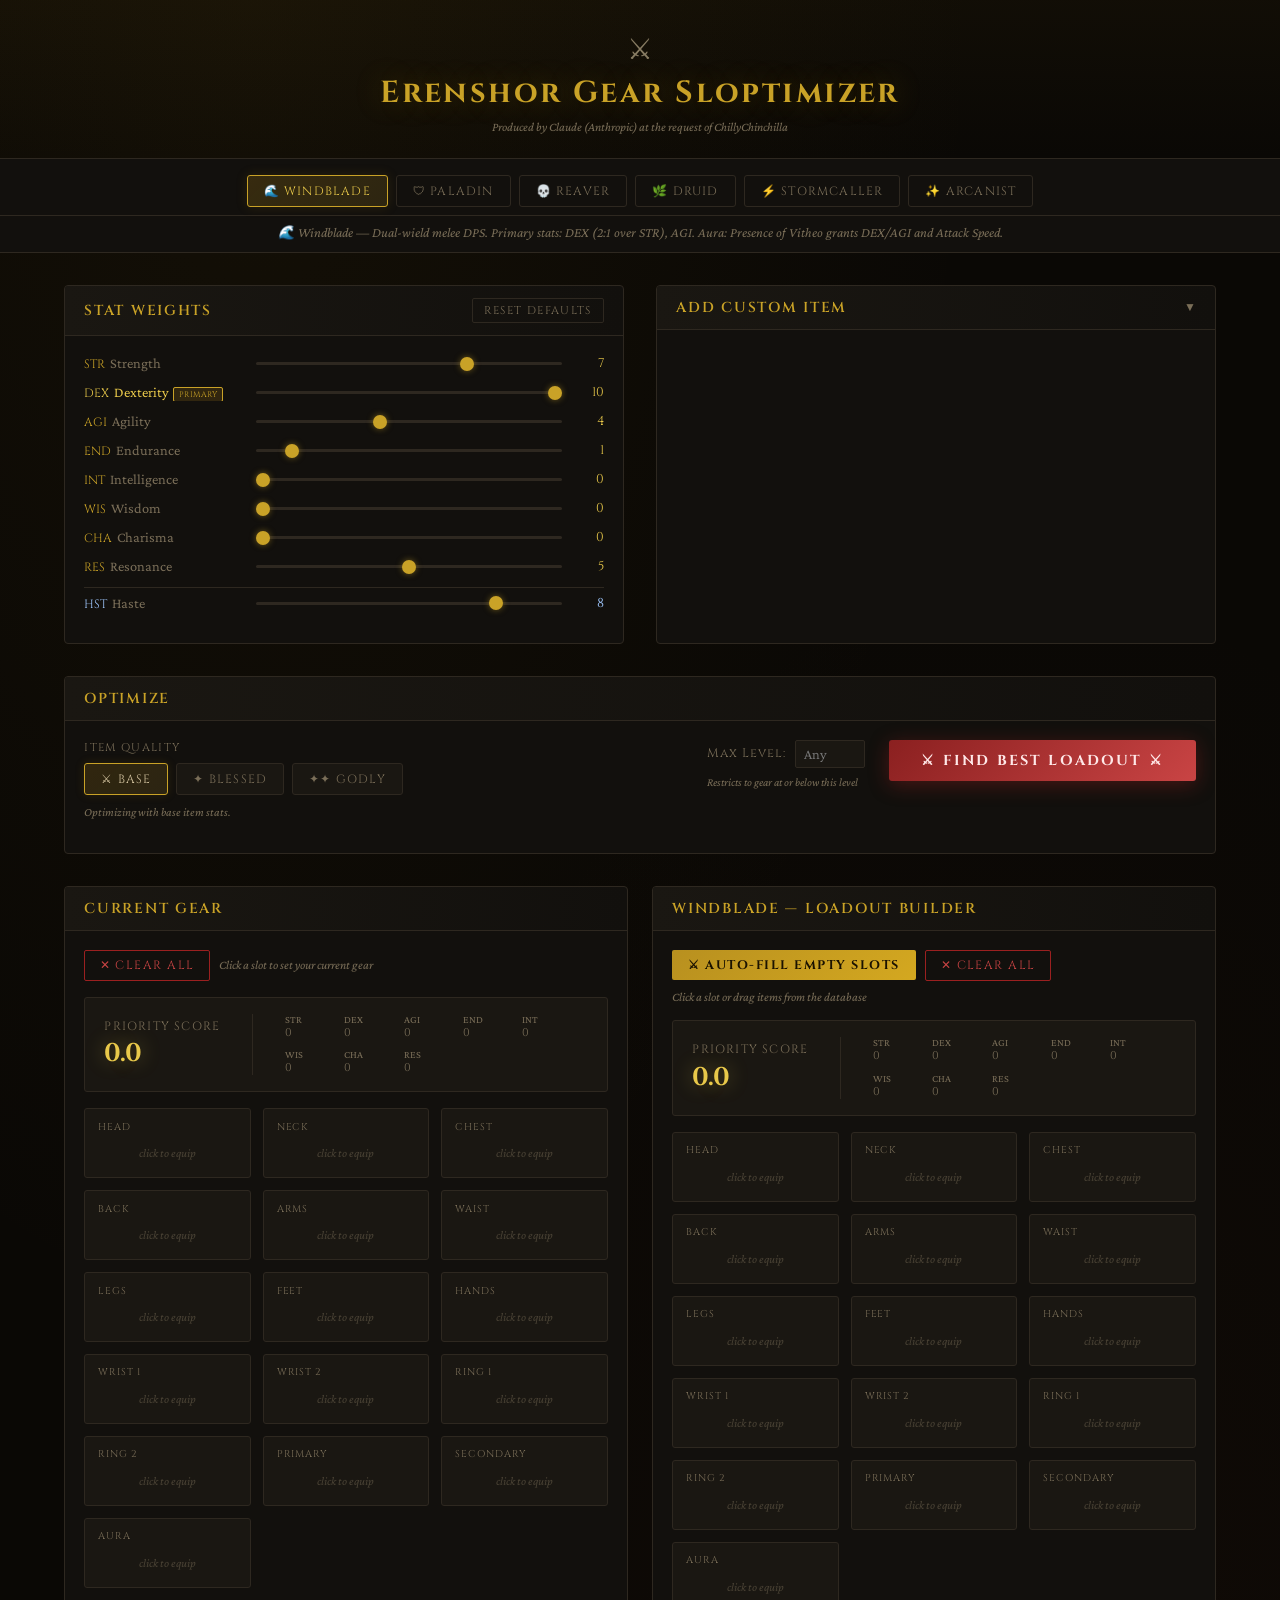
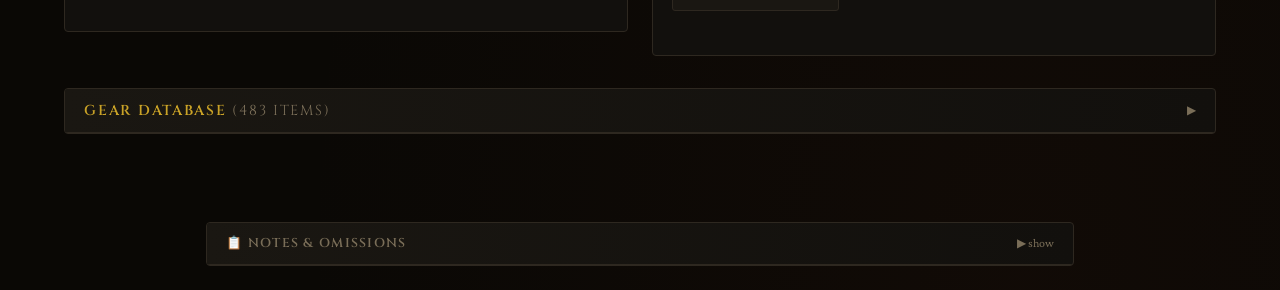
<file: erenshor-optimizer-2 (3).html>
<!DOCTYPE html>
<html lang="en">
<head>
<meta charset="UTF-8">
<meta name="viewport" content="width=device-width, initial-scale=1.0">
<title>Erenshor Gear Sloptimizer</title>
<link href="https://fonts.googleapis.com/css2?family=Cinzel:wght@400;600;700&family=Crimson+Pro:ital,wght@0,300;0,400;1,300&display=swap" rel="stylesheet">
<style>
:root{--bg:#0a0805;--surface:#12100d;--surface2:#1a1712;--border:#2e2820;--border-glow:#8b6914;--gold:#c9a227;--gold-light:#e8c84a;--red:#9b2020;--red-light:#c94444;--blue:#2060a0;--blue-light:#4090d0;--text:#d4c4a0;--text-dim:#7a6e58;--text-bright:#f0e8cc;--green:#2a6a2a;--green-light:#4aaa4a}
*{box-sizing:border-box;margin:0;padding:0}
body{background:var(--bg);color:var(--text);font-family:'Crimson Pro',Georgia,serif;font-size:17px;min-height:100vh;background-image:radial-gradient(ellipse at 20% 0%,rgba(139,105,20,.08) 0%,transparent 50%),radial-gradient(ellipse at 80% 100%,rgba(100,40,20,.08) 0%,transparent 50%)}
header{text-align:center;padding:2rem 1rem 1.5rem;border-bottom:1px solid var(--border);background:linear-gradient(180deg,rgba(139,105,20,.06) 0%,transparent 100%)}
header::before{content:'⚔';display:block;font-size:1.8rem;margin-bottom:.4rem;opacity:.6}
h1{font-family:'Cinzel',serif;font-size:1.9rem;font-weight:700;color:var(--gold);letter-spacing:.08em;text-shadow:0 0 30px rgba(201,162,39,.3)}
.class-bar{display:flex;justify-content:center;gap:.5rem;flex-wrap:wrap;padding:1rem 1rem .5rem;border-bottom:1px solid var(--border);background:var(--surface)}
.class-btn{font-family:'Cinzel',serif;font-size:.75rem;letter-spacing:.1em;text-transform:uppercase;padding:.45rem 1rem;border:1px solid var(--border);background:transparent;color:var(--text-dim);cursor:pointer;border-radius:3px;transition:all .15s}
.class-btn:hover{border-color:var(--gold);color:var(--gold)}
.class-btn.active{background:linear-gradient(135deg,rgba(139,105,20,.3),rgba(201,162,39,.15));border-color:var(--gold);color:var(--gold-light);box-shadow:0 0 12px rgba(139,105,20,.2)}
.class-desc{text-align:center;font-style:italic;font-size:.85rem;color:var(--text-dim);padding:.5rem 1rem .75rem;background:var(--surface);border-bottom:1px solid var(--border)}
.app{max-width:1200px;margin:0 auto;padding:2rem 1.5rem}
.row{display:grid;grid-template-columns:1fr 1fr;gap:2rem;margin-bottom:2rem}
@media(max-width:900px){.row{grid-template-columns:1fr}}
@media(max-width:900px){#results-grid{grid-template-columns:1fr !important}}
.panel{background:var(--surface);border:1px solid var(--border);border-radius:4px;overflow:hidden}
.panel-header{background:linear-gradient(90deg,var(--surface2),transparent);border-bottom:1px solid var(--border);padding:.75rem 1.2rem;display:flex;align-items:center;justify-content:space-between}
.panel-header h2{font-family:'Cinzel',serif;font-size:.9rem;font-weight:600;color:var(--gold);letter-spacing:.12em;text-transform:uppercase}
.panel-body{padding:1.2rem}
.stat-row{display:flex;align-items:center;gap:.75rem;margin-bottom:.75rem}
.stat-label{width:160px;font-size:.9rem;color:var(--text-dim);flex-shrink:0;white-space:nowrap;overflow:hidden}
.stat-label span{font-family:'Cinzel',serif;font-size:.75rem;color:var(--gold);margin-right:.3rem}
.stat-slider{flex:1;-webkit-appearance:none;height:3px;background:var(--border);outline:none;border-radius:2px}
.stat-slider::-webkit-slider-thumb{-webkit-appearance:none;width:14px;height:14px;background:var(--gold);border-radius:50%;cursor:pointer;box-shadow:0 0 6px rgba(201,162,39,.5)}
.stat-value{width:30px;text-align:right;font-family:'Cinzel',serif;font-size:.8rem;color:var(--gold-light)}
select{width:100%;background:var(--surface);border:1px solid var(--border);color:var(--text);font-family:'Crimson Pro',serif;font-size:.88rem;padding:.25rem .4rem;border-radius:2px;outline:none;cursor:pointer}
select:focus{border-color:var(--gold)}
.form-grid{display:grid;grid-template-columns:1fr 1fr;gap:.6rem}
.form-field{display:flex;flex-direction:column;gap:.25rem}
.form-field label{font-size:.78rem;color:var(--text-dim);font-family:'Cinzel',serif;letter-spacing:.08em}
input[type=text],input[type=number]{background:var(--surface2);border:1px solid var(--border);color:var(--text-bright);font-family:'Crimson Pro',serif;font-size:.9rem;padding:.3rem .5rem;border-radius:2px;outline:none;width:100%}
input:focus{border-color:var(--gold)}
.btn{font-family:'Cinzel',serif;font-size:.78rem;letter-spacing:.12em;text-transform:uppercase;border:none;padding:.55rem 1.2rem;cursor:pointer;border-radius:2px;transition:all .15s}
.btn-gold{background:linear-gradient(135deg,#b8901f,#d4a820);color:#1a1200;font-weight:700}
.btn-gold:hover{background:linear-gradient(135deg,#c9a227,#e8c84a)}
.btn-red{background:transparent;color:var(--red-light);border:1px solid var(--red);font-size:.7rem;padding:.2rem .5rem}
.btn-red:hover{background:var(--red);color:#fff}
.btn-blue{background:linear-gradient(135deg,#1a4a80,#2060a0);color:#c0e0ff;font-weight:700}
.btn-blue:hover{background:linear-gradient(135deg,#2060a0,#4090d0)}
.btn-ghost{background:transparent;border:1px solid var(--border);color:var(--text-dim)}
.btn-ghost:hover{border-color:var(--gold);color:var(--gold)}
.btn-row{display:flex;gap:.6rem;margin-top:.5rem;flex-wrap:wrap}
.ai-input-row{display:flex;gap:.5rem;align-items:stretch;margin-bottom:.4rem}
.ai-input-row input{flex:1}
.ai-status{font-size:.82rem;color:var(--text-dim);font-style:italic;min-height:1.2em}
.ai-status.loading{color:var(--blue-light)}.ai-status.success{color:var(--green-light)}.ai-status.error{color:var(--red-light)}
.gear-list{max-height:300px;overflow-y:auto}
.gear-item{display:flex;align-items:center;justify-content:space-between;padding:.4rem .6rem;border-bottom:1px solid var(--border);font-size:.88rem;animation:fadeIn .2s ease}
@keyframes fadeIn{from{opacity:0;transform:translateY(-4px)}to{opacity:1;transform:none}}
.gear-item:hover{background:rgba(139,105,20,.05)}
.gear-item-name{color:var(--text-bright);flex:1;min-width:0;overflow:hidden;text-overflow:ellipsis;white-space:nowrap}
.gear-item-slot{font-family:'Cinzel',serif;font-size:.62rem;color:var(--text-dim);margin:0 .5rem;text-transform:uppercase;white-space:nowrap;flex-shrink:0}
.gear-item-stats{color:var(--gold);font-size:.78rem;margin-right:.5rem;flex-shrink:0;max-width:200px;overflow:hidden;text-overflow:ellipsis;white-space:nowrap}
.filter-bar{display:flex;gap:.5rem;margin-bottom:.75rem;flex-wrap:wrap;align-items:center}
.filter-bar label{font-size:.78rem;color:var(--text-dim);white-space:nowrap}
.optimize-wrap{text-align:center;margin:1rem 0 2rem}
.optimize-btn{font-family:'Cinzel',serif;font-size:1rem;letter-spacing:.15em;text-transform:uppercase;background:linear-gradient(135deg,#8b2020,#c94444);color:#ffe8e8;border:none;padding:.8rem 2.5rem;cursor:pointer;border-radius:3px;box-shadow:0 4px 20px rgba(155,32,32,.4);transition:all .2s;font-weight:700}
.optimize-btn:hover{transform:translateY(-1px);box-shadow:0 6px 28px rgba(155,32,32,.6)}
.tier-btn{font-family:'Cinzel',serif;font-size:.75rem;letter-spacing:.1em;padding:.45rem 1rem;border:1px solid var(--border);background:var(--surface2);color:var(--text-dim);cursor:pointer;border-radius:3px;transition:all .2s;text-transform:uppercase}
.tier-btn:hover{border-color:var(--gold);color:var(--gold)}
.tier-btn.active{background:linear-gradient(135deg,rgba(139,105,20,.25),rgba(193,155,50,.15));border-color:var(--gold);color:var(--gold-bright);box-shadow:0 0 10px rgba(139,105,20,.2)}
.result-grid{display:grid;grid-template-columns:repeat(auto-fill,minmax(140px,1fr));gap:.75rem;margin-bottom:1.5rem;min-width:0}
.result-slot{background:var(--surface2);border:1px solid var(--border);border-radius:3px;padding:.65rem .8rem;overflow:hidden;min-width:0;position:relative;transition:box-shadow .15s}
.result-slot.equipped{border-color:var(--border-glow);box-shadow:0 0 10px rgba(139,105,20,.15);animation:none}
.result-slot.locked{border-color:#c9a227;box-shadow:0 0 12px rgba(201,162,39,.25);animation:none}
.result-slot.drag-over{border-color:var(--gold-light);box-shadow:0 0 16px rgba(232,200,74,.4);background:rgba(139,105,20,.12)}
.result-slot.drag-reject{animation:shake .3s ease}
@keyframes shake{0%,100%{transform:translateX(0)}20%{transform:translateX(-5px)}40%{transform:translateX(5px)}60%{transform:translateX(-3px)}80%{transform:translateX(3px)}}
@keyframes slot-pulse{0%,100%{border-color:var(--border);box-shadow:none}50%{border-color:rgba(139,105,20,.5);box-shadow:0 0 8px rgba(139,105,20,.12)}}
.result-slot:not(.equipped):not(.drag-over){animation:slot-pulse 3s ease-in-out infinite}
.result-slot-name{font-family:'Cinzel',serif;font-size:.62rem;letter-spacing:.1em;color:var(--text-dim);text-transform:uppercase;margin-bottom:.2rem;white-space:nowrap;overflow:hidden;text-overflow:ellipsis}
.result-slot-header{display:flex;align-items:center;justify-content:space-between;margin-bottom:.2rem}
.lock-btn{background:none;border:none;cursor:pointer;font-size:.75rem;padding:0;line-height:1;opacity:.4;transition:opacity .15s;color:var(--gold)}
.lock-btn:hover{opacity:1}
.lock-btn.locked{opacity:1;color:var(--gold)}
.clear-slot-btn{background:none;border:none;cursor:pointer;font-size:.65rem;padding:0;line-height:1;color:var(--text-dim);opacity:.5;transition:opacity .15s}
.clear-slot-btn:hover{opacity:1;color:var(--red-light)}
.result-item-name{font-size:.9rem;color:var(--text-bright);margin-bottom:.15rem;overflow-wrap:break-word;word-break:break-word;hyphens:auto}
.result-item-stats{font-size:.78rem;color:var(--gold);overflow-wrap:break-word;word-break:break-all}
.result-empty{font-style:italic;color:var(--text-dim);font-size:.82rem}
.drop-hint{font-size:.72rem;color:var(--text-dim);font-style:italic;opacity:.5;text-align:center;padding:.3rem 0}
.gear-item{display:flex;align-items:center;justify-content:space-between;padding:.4rem .6rem;border-bottom:1px solid var(--border);font-size:.88rem;animation:fadeIn .2s ease;cursor:grab}
.gear-item:active{cursor:grabbing}
.gear-item.dragging{opacity:.4}
.loadout-controls{display:flex;gap:.6rem;flex-wrap:wrap;margin-bottom:1rem;align-items:center}
.score-bar{background:var(--surface2);border:1px solid var(--border);border-radius:3px;padding:1rem 1.2rem;display:flex;align-items:center;gap:1.5rem;flex-wrap:wrap;margin-bottom:1rem}
.score-label{font-family:'Cinzel',serif;font-size:.75rem;letter-spacing:.1em;color:var(--text-dim);text-transform:uppercase}
.score-value{font-family:'Cinzel',serif;font-size:1.6rem;color:var(--gold-light);font-weight:700;text-shadow:0 0 20px rgba(232,200,74,.4)}
.stat-total{display:flex;flex-direction:column;min-width:2.5rem}
.stat-total-name{font-size:.72rem;color:var(--text-dim)}
.stat-total-val{font-family:'Cinzel',serif;font-size:1rem;color:var(--text-bright)}
.empty-state{text-align:center;padding:2rem;color:var(--text-dim);font-style:italic}
.note{font-size:.83rem;color:var(--text-dim);font-style:italic;margin-bottom:.75rem;line-height:1.5}
.tag{display:inline-block;font-family:'Cinzel',serif;font-size:.58rem;padding:.1rem .3rem;border-radius:2px;text-transform:uppercase;letter-spacing:.06em;margin-left:.3rem;vertical-align:middle}
.tag-wiki{background:rgba(32,96,160,.25);color:var(--blue-light);border:1px solid var(--blue)}
.tag-manual{background:rgba(42,106,42,.25);color:var(--green-light);border:1px solid var(--green)}
hr.div{border:none;border-top:1px solid var(--border);margin:.85rem 0}
::-webkit-scrollbar{width:4px}::-webkit-scrollbar-track{background:var(--surface)}::-webkit-scrollbar-thumb{background:var(--border-glow);border-radius:2px}
/* Slot search modal */
.slot-modal-backdrop{position:fixed;inset:0;background:rgba(0,0,0,.7);z-index:200;display:flex;align-items:center;justify-content:center;padding:1rem;backdrop-filter:blur(2px)}
.slot-modal{background:var(--surface);border:1px solid var(--border-glow);border-radius:6px;width:100%;max-width:480px;box-shadow:0 16px 48px rgba(0,0,0,.7);overflow:hidden;animation:modalIn .15s ease}
@keyframes modalIn{from{opacity:0;transform:translateY(-8px)}to{opacity:1;transform:none}}
.slot-modal-header{padding:.75rem 1rem;border-bottom:1px solid var(--border);display:flex;align-items:center;justify-content:space-between;background:linear-gradient(90deg,var(--surface2),transparent)}
.slot-modal-title{font-family:'Cinzel',serif;font-size:.8rem;letter-spacing:.12em;color:var(--gold);text-transform:uppercase}
.slot-modal-close{background:none;border:none;color:var(--text-dim);cursor:pointer;font-size:1rem;line-height:1;padding:.1rem .3rem;border-radius:2px;transition:color .1s}
.slot-modal-close:hover{color:var(--text-bright)}
.slot-modal-search{padding:.65rem .9rem;border-bottom:1px solid var(--border)}
.slot-modal-search input{width:100%;background:var(--surface2);border:1px solid var(--border-glow);color:var(--text-bright);font-family:'Crimson Pro',serif;font-size:1rem;padding:.4rem .6rem;border-radius:3px;outline:none}
.slot-modal-results{max-height:320px;overflow-y:auto}
.slot-modal-empty{padding:1.5rem;text-align:center;color:var(--text-dim);font-style:italic;font-size:.88rem}
.smi{display:flex;align-items:baseline;gap:.6rem;padding:.5rem .9rem;border-bottom:1px solid var(--border);cursor:pointer;transition:background .1s}
.smi:last-child{border-bottom:none}
.smi:hover,.smi.active{background:rgba(139,105,20,.12)}
.smi-name{color:var(--text-bright);font-size:.9rem;flex:1;min-width:0;overflow:hidden;text-overflow:ellipsis;white-space:nowrap}
.smi-level{font-family:'Cinzel',serif;font-size:.6rem;color:var(--text-dim);flex-shrink:0}
.smi-stats{font-size:.75rem;color:var(--gold);opacity:.8;flex-shrink:0;max-width:160px;overflow:hidden;text-overflow:ellipsis;white-space:nowrap}
/* Slot cards clickable */
.result-slot:not(.equipped):not(.locked){cursor:pointer}
.result-slot.equipped:not(.locked){cursor:pointer}
.result-slot:not(.equipped):hover .result-empty{color:var(--gold);opacity:.8}
</style>
</head>
<body>
<header>
  <h1>Erenshor Gear Sloptimizer</h1>
  <p style="font-size:.78rem;color:var(--text-dim);font-style:italic;margin-top:.4rem">Produced by Claude (Anthropic) at the request of ChillyChinchilla</p>
</header>

<div class="class-bar" id="class-bar"></div>
<div class="class-desc" id="class-desc"></div>

<div class="app">
  <div class="row">
    <div class="panel">
      <div class="panel-header">
        <h2>Stat Weights</h2>
        <button class="btn btn-ghost" style="font-size:.7rem;padding:.25rem .7rem" onclick="resetWeights()">Reset Defaults</button>
      </div>
      <div class="panel-body"><div id="stat-weights"></div></div>
    </div>
    <div class="panel">
      <div class="panel-header" style="cursor:pointer;user-select:none" onclick="toggleAddItem()">
        <h2>Add Custom Item</h2>
        <span id="add-item-chevron" style="font-size:.75rem;color:var(--text-dim);transition:transform .25s;display:inline-block">▼</span>
      </div>
      <div id="add-item-body" style="display:none">
        <div class="panel-body">
          <p class="note">Look up any Erenshor item by name and AI will fill in the stats.</p>
          <div class="ai-input-row">
            <input type="text" id="ai-item-name" placeholder="Item name…" onkeydown="if(event.key==='Enter')aiLookup()">
            <button class="btn btn-blue" onclick="aiLookup()" id="lookup-btn">✦ Lookup</button>
          </div>
          <div class="ai-status" id="ai-status"></div>
          <hr class="div">
          <div class="form-grid">
            <div class="form-field" style="grid-column:1/-1"><label>Item Name</label><input type="text" id="item-name" placeholder="Name"></div>
            <div class="form-field"><label>Slot</label>
              <select id="item-slot">
                <option>Head</option><option>Neck</option><option>Chest</option><option>Back</option>
                <option>Arms</option><option>Waist</option><option>Legs</option><option>Feet</option>
                <option>Hands</option><option>Wrist</option><option>Ring</option><option>Primary</option><option>Secondary</option><option>Aura</option>
              </select>
            </div>
            <div class="form-field"><label>Level Req</label><input type="number" id="item-level" placeholder="1" min="1" max="100"></div>
            <div id="stat-inputs" style="display:contents"></div>
            <div class="btn-row" style="grid-column:1/-1">
              <button class="btn btn-gold" onclick="addItemManual()">+ Add Item</button>
              <button class="btn btn-ghost" onclick="clearForm()">Clear</button>
            </div>
          </div>
        </div>
      </div>
    </div>
  </div>


  <div class="panel" style="margin-bottom:2rem">
    <div class="panel-header">
      <h2>Optimize</h2>
    </div>
    <div class="panel-body" style="display:flex;flex-wrap:wrap;align-items:flex-start;gap:1.5rem">
      <div class="tier-selector" style="flex:1;min-width:220px">
        <div style="font-family:'Cinzel',serif;font-size:.7rem;letter-spacing:.12em;color:var(--text-dim);text-transform:uppercase;margin-bottom:.5rem">Item Quality</div>
        <div style="display:flex;gap:.5rem;flex-wrap:wrap">
          <button class="tier-btn active" id="tier-base" onclick="setTier('base')">⚔ Base</button>
          <button class="tier-btn" id="tier-blessed" onclick="setTier('blessed')">✦ Blessed</button>
          <button class="tier-btn" id="tier-double" onclick="setTier('double')">✦✦ Godly</button>
        </div>
        <p class="note" style="margin-top:.5rem;font-size:.75rem" id="tier-note">Optimizing with base item stats.</p>
      </div>
      <div style="display:flex;flex-direction:column;gap:.4rem">
        <div style="display:flex;align-items:center;gap:.6rem">
          <label style="font-size:.78rem;color:var(--text-dim);white-space:nowrap;font-family:'Cinzel',serif;letter-spacing:.08em">Max Level:</label>
          <input type="number" id="filter-level" placeholder="Any" oninput="renderGearList()" style="max-width:70px">
        </div>
        <p class="note" style="font-size:.72rem">Restricts to gear at or below this level</p>
      </div>
      <div style="display:flex;align-items:center">
        <button class="optimize-btn" onclick="optimizeAndScroll()" style="padding:.7rem 2rem;font-size:.9rem">⚔ Find Best Loadout ⚔</button>
      </div>
    </div>
  </div>


  <div id="results" style="margin-bottom:1rem">
    <div id="results-grid" style="display:grid;grid-template-columns:1fr 1fr;gap:1.5rem;align-items:start">
      <div id="current-gear-panel"></div>
      <div id="loadout-builder-panel"></div>
    </div>
  </div>
  <div id="comparison-bar" style="margin-bottom:2rem"></div>

  <div class="panel" style="margin-bottom:2rem">
    <div class="panel-header" style="cursor:pointer;user-select:none" onclick="toggleGearDb()">
      <h2>Gear Database <span style="font-weight:400;color:var(--text-dim)" id="gear-count">(0 items)</span></h2>
      <span id="gear-db-chevron" style="font-size:.75rem;color:var(--text-dim);transition:transform .25s;display:inline-block">▶</span>
    </div>
    <div id="gear-db-body" style="display:none">
      <div class="panel-body" style="padding:.75rem 1.2rem">
        <div class="filter-bar">
          <label>Search:</label>
          <input type="text" id="filter-name" placeholder="Name…" oninput="renderGearList()" style="max-width:180px">
          <select id="filter-slot" onchange="renderGearList()" style="max-width:140px">
            <option value="">All Slots</option>
            <option>Head</option><option>Neck</option><option>Chest</option><option>Back</option><option>Arms</option>
            <option>Waist</option><option>Legs</option><option>Feet</option><option>Hands</option>
            <option>Wrist</option><option>Ring</option><option>Primary</option><option>Secondary</option><option>Aura</option>
          </select>
          <button class="btn btn-ghost" style="font-size:.7rem;padding:.25rem .7rem;color:var(--red-light);border-color:var(--red)" onclick="clearAllGear();event.stopPropagation()">Clear All</button>
        </div>
      </div>
      <div class="gear-list" id="gear-list"></div>
    </div>
  </div>
</div>

<script>
const WIKI_GEAR = [
  {name:'Cloth Sleeves',slot:'Arms',lvl:1,stats:{},classes:['Arcanist','Druid','Paladin','Reaver','Stormcaller','Windblade']},
  {name:'Tattered Leather Sleeves',slot:'Arms',lvl:1,stats:{},classes:['Druid','Paladin','Reaver','Stormcaller','Windblade']},
  {name:'Solunarian Armguard',slot:'Arms',lvl:10,stats:{str:8,end:3,dex:3},classes:['Paladin']},
  {name:'Polished Steel Armguards',slot:'Arms',lvl:12,stats:{str:4,end:4,dex:2,agi:2},classes:['Paladin','Reaver','Windblade']},
  {name:'Fungus Covered Armband',slot:'Arms',lvl:17,stats:{str:5,dex:5,int:8,wis:8},classes:['Arcanist','Druid','Paladin','Reaver','Stormcaller','Windblade']},
  {name:'Boatman\'s Armband',slot:'Arms',lvl:18,stats:{str:5,end:2,dex:8,agi:5,cha:10},classes:['Arcanist','Druid','Stormcaller','Windblade']},
  {name:'Desert Silk Sleeves',slot:'Arms',lvl:18,stats:{str:5,end:5,dex:8,agi:5,int:5,wis:5,cha:3},classes:['Arcanist','Druid','Stormcaller','Windblade']},
  {name:'Exoskeletal Spaulders',slot:'Arms',lvl:18,stats:{str:4,end:5,dex:4,agi:5,int:5,wis:5},classes:['Arcanist','Druid','Stormcaller','Windblade']},
  {name:'Ancient Guardian Sleeve',slot:'Arms',lvl:19,stats:{str:5,dex:5},classes:['Paladin','Reaver']},
  {name:'Flaming Vambraces',slot:'Arms',lvl:19,stats:{str:20,dex:5,agi:5},classes:['Paladin','Reaver','Stormcaller','Windblade']},
  {name:'Islander Bandit Armwrap',slot:'Arms',lvl:2,stats:{str:2,dex:2},classes:['Arcanist','Druid','Paladin','Reaver','Stormcaller','Windblade']},
  {name:'Battlemage Sleeves',slot:'Arms',lvl:24,stats:{str:12,int:12},classes:['Paladin','Reaver','Stormcaller','Windblade']},
  {name:'Chewed Armwraps',slot:'Arms',lvl:22,stats:{str:12,dex:5,agi:5},classes:['Paladin','Reaver','Stormcaller','Windblade']},
  {name:'Dueling Armguards',slot:'Arms',lvl:22,stats:{str:5,dex:10,agi:10},classes:['Druid','Paladin','Reaver','Stormcaller','Windblade']},
  {name:'Intricate Sleeves',slot:'Arms',lvl:24,stats:{dex:8,agi:5,int:12,wis:12,cha:7,res:1},classes:['Arcanist','Druid','Stormcaller','Windblade']},
  {name:'Vaporous Armguard',slot:'Arms',lvl:24,stats:{str:10,end:4,dex:15,agi:5,wis:5},classes:['Paladin','Reaver','Stormcaller']},
  {name:'Charred Sleeves',slot:'Arms',lvl:25,stats:{str:10,dex:10,agi:2,wis:2,cha:2,res:1},classes:['Paladin','Reaver','Windblade']},
  {name:'Gifted Sleeves',slot:'Arms',lvl:25,stats:{str:5,end:4,int:20,wis:15,cha:10,res:1},classes:['Arcanist','Druid','Stormcaller']},
  {name:'Priel Steel Armguards',slot:'Arms',lvl:28,stats:{str:15,end:8,dex:15,agi:8},classes:['Paladin','Reaver','Windblade']},
  {name:'Azynthian Armguards',slot:'Arms',lvl:30,stats:{str:20,dex:20,wis:5,cha:5,res:1},classes:['Druid','Paladin','Reaver','Stormcaller','Windblade']},
  {name:'Braxonian Leather Sleeves',slot:'Arms',lvl:31,stats:{str:15,end:5,dex:15,agi:10,wis:10},classes:['Druid','Stormcaller','Windblade']},
  {name:'Braxonian Royal Armband',slot:'Arms',lvl:31,stats:{str:5,end:5,dex:5,agi:5,int:15,wis:10,res:1},classes:['Arcanist','Stormcaller']},
  {name:'Braxonian Spaulders',slot:'Arms',lvl:31,stats:{str:15,dex:10,agi:10},classes:['Paladin','Reaver']},
  {name:'Feathery Vambraces',slot:'Arms',lvl:31,stats:{end:10,dex:10,agi:15,wis:10,cha:10},classes:['Druid','Stormcaller','Windblade']},
  {name:'Dreamy Sleeves',slot:'Arms',lvl:35,stats:{str:5,end:5,dex:10,agi:5,int:15,wis:10,cha:5},classes:['Arcanist','Druid','Paladin','Reaver','Stormcaller','Windblade']},
  {name:'Armbands of Order',slot:'Arms',lvl:36,stats:{str:5,end:5,dex:20,agi:20,int:5,wis:5,cha:5,res:2},classes:['Arcanist','Druid','Paladin','Reaver','Stormcaller','Windblade']},
  {name:'Crested Spaulders',slot:'Arms',lvl:36,stats:{str:12,end:12,dex:12,wis:5,cha:5,res:1},classes:['Paladin','Reaver']},
  {name:'Age-Old Armlet',slot:'Arms',lvl:37,stats:{str:15,end:15,dex:25,agi:15,int:5,wis:5,cha:5},classes:['Paladin','Reaver','Stormcaller','Windblade']},
  {name:'Armband of Generals',slot:'Arms',lvl:37,stats:{str:20,end:10,dex:5,cha:10,res:1},classes:['Paladin','Reaver','Stormcaller','Windblade']},
  {name:'Bonebanded Armguard',slot:'Arms',lvl:39,stats:{end:12,dex:12,int:25,wis:5,cha:10,res:2},classes:['Arcanist','Stormcaller']},
  {name:'Armguards of Presence',slot:'Arms',lvl:39,stats:{str:15,end:10,dex:15,int:15,wis:5,cha:10,res:1},classes:['Paladin','Stormcaller','Windblade']},
  {name:'Daggersilk Sleeves',slot:'Arms',lvl:5,stats:{int:2,wis:2,res:1},classes:['Arcanist','Druid','Paladin','Reaver','Stormcaller','Windblade']},
  {name:'Shivering Leather Sleeves',slot:'Arms',lvl:5,stats:{str:2,dex:2,wis:2},classes:['Druid','Paladin','Reaver','Stormcaller','Windblade']},
  {name:'Aged Plate Sleeves',slot:'Arms',lvl:6,stats:{str:5,dex:5},classes:['Paladin','Reaver','Windblade']},
  {name:'Azure Plate Vambraces',slot:'Arms',lvl:6,stats:{},classes:['Paladin','Reaver','Windblade']},
  {name:'Archer\'s Vambrace',slot:'Arms',lvl:8,stats:{end:2,dex:6},classes:['Paladin','Reaver','Stormcaller','Windblade']},
  {name:'Etched Armlet',slot:'Arms',lvl:8,stats:{str:3,end:3,dex:3},classes:['Paladin','Reaver','Stormcaller','Windblade']},
  {name:'Faerie Sleeves',slot:'Arms',lvl:8,stats:{int:5,wis:5,cha:5},classes:['Arcanist','Druid','Stormcaller']},
  {name:'Vinewrapped Vambracers',slot:'Arms',lvl:9,stats:{int:4,wis:4,cha:2},classes:['Arcanist','Druid','Stormcaller']},
  {name:'Aged Prism',slot:'Aura',lvl:22,stats:{},classes:['Arcanist','Druid','Paladin','Reaver','Stormcaller','Windblade']},
  {name:'Ancient Presence',slot:'Aura',lvl:35,stats:{},classes:['Arcanist','Druid','Paladin','Reaver','Stormcaller','Windblade']},
  {name:'Gift of Azynthi',slot:'Aura',lvl:37,stats:{},classes:['Arcanist','Druid','Stormcaller','Windblade']},
  {name:'Spark of Light',slot:'Aura',lvl:1,stats:{},classes:['Arcanist']},
  {name:'Essence of Flame',slot:'Aura',lvl:7,stats:{},classes:['Arcanist']},
  {name:'Glow of Eternity',slot:'Aura',lvl:14,stats:{},classes:['Arcanist']},
  {name:'Flame of the Redemption',slot:'Aura',lvl:21,stats:{},classes:['Arcanist']},
  {name:'Pyre of the Cleansed',slot:'Aura',lvl:35,stats:{},classes:['Arcanist']},
  {name:'Corruption of Sivakaya',slot:'Aura',lvl:20,stats:{},classes:['Arcanist','Druid','Paladin','Reaver','Stormcaller','Windblade']},
  {name:'Sprout',slot:'Aura',lvl:1,stats:{},classes:['Druid']},
  {name:'Bloom',slot:'Aura',lvl:7,stats:{},classes:['Druid']},
  {name:'Wilt',slot:'Aura',lvl:18,stats:{},classes:['Druid']},
  {name:'Decay',slot:'Aura',lvl:29,stats:{},classes:['Druid']},
  {name:'Gem of Echoes',slot:'Aura',lvl:28,stats:{},classes:['Arcanist','Druid','Paladin','Reaver','Stormcaller','Windblade']},
  {name:'Hallows Eve',slot:'Aura',lvl:55,stats:{},classes:['Arcanist','Druid','Paladin','Reaver','Stormcaller','Windblade']},
  {name:'Chunk of Living Stone',slot:'Aura',lvl:22,stats:{},classes:['Arcanist','Druid','Paladin','Reaver','Stormcaller','Windblade']},
  {name:'Amber\'s Gift',slot:'Aura',lvl:14,stats:{},classes:['Arcanist','Druid','Paladin','Reaver','Stormcaller','Windblade']},
  {name:'Falling Shadow',slot:'Aura',lvl:1,stats:{},classes:['Reaver']},
  {name:'Looming Void',slot:'Aura',lvl:1,stats:{},classes:['Reaver']},
  {name:'End of Life',slot:'Aura',lvl:1,stats:{},classes:['Reaver']},
  {name:'Evacuate Soul',slot:'Aura',lvl:1,stats:{},classes:['Reaver']},
  {name:'Dawn\'s Light',slot:'Aura',lvl:1,stats:{},classes:['Paladin']},
  {name:'Morning Glow',slot:'Aura',lvl:7,stats:{},classes:['Paladin']},
  {name:'Rising Moon',slot:'Aura',lvl:18,stats:{},classes:['Paladin']},
  {name:'Eclipse',slot:'Aura',lvl:33,stats:{},classes:['Paladin']},
  {name:'Spirit of the Steed',slot:'Aura',lvl:20,stats:{},classes:['Arcanist','Druid','Paladin','Reaver','Stormcaller','Windblade']},
  {name:'Rolling Clouds',slot:'Aura',lvl:1,stats:{},classes:['Stormcaller']},
  {name:'Falling Rain',slot:'Aura',lvl:7,stats:{},classes:['Stormcaller']},
  {name:'Distant Thunder',slot:'Aura',lvl:18,stats:{},classes:['Stormcaller']},
  {name:'Lightning Strike',slot:'Aura',lvl:28,stats:{},classes:['Stormcaller']},
  {name:'Sage\'s Trinket',slot:'Aura',lvl:28,stats:{},classes:['Arcanist','Druid','Paladin','Reaver','Stormcaller','Windblade']},
  {name:'Scent of the Sea',slot:'Aura',lvl:1,stats:{},classes:['Windblade']},
  {name:'Force of the Sea',slot:'Aura',lvl:7,stats:{},classes:['Windblade']},
  {name:'Freedom of the Sky',slot:'Aura',lvl:18,stats:{},classes:['Windblade']},
  {name:'Whispers of Wind',slot:'Aura',lvl:28,stats:{},classes:['Windblade']},
  {name:'Wisp\'s Presence',slot:'Aura',lvl:28,stats:{},classes:['Arcanist','Druid','Paladin','Reaver','Stormcaller','Windblade']},
  {name:'Backplate',slot:'Back',lvl:11,stats:{str:5,end:5,int:5,res:1},classes:['Druid','Paladin','Reaver','Stormcaller','Windblade']},
  {name:'Call To Arms',slot:'Back',lvl:12,stats:{end:2,dex:2,int:4,wis:4},classes:['Arcanist','Druid','Paladin','Reaver','Stormcaller','Windblade']},
  {name:'Gambler\'s Cape',slot:'Back',lvl:13,stats:{str:5,agi:5,int:2,wis:2,cha:10},classes:['Arcanist','Druid','Paladin','Reaver','Stormcaller','Windblade']},
  {name:'Fungal Scab Cape',slot:'Back',lvl:15,stats:{str:4,end:4,int:2,wis:2},classes:['Arcanist','Druid','Paladin','Reaver','Stormcaller','Windblade']},
  {name:'Cape of the Sands',slot:'Back',lvl:17,stats:{},classes:['Arcanist','Druid','Paladin','Reaver','Stormcaller','Windblade']},
  {name:'Seawashed Cloak',slot:'Back',lvl:17,stats:{str:5,end:5,agi:5},classes:['Arcanist','Druid','Paladin','Reaver','Stormcaller','Windblade']},
  {name:'Distinguished Cape',slot:'Back',lvl:19,stats:{str:8,end:5,dex:3,wis:3},classes:['Arcanist','Druid','Paladin','Reaver','Stormcaller','Windblade']},
  {name:'Dreamthread Wings',slot:'Back',lvl:23,stats:{end:2,dex:2,int:5,wis:12,cha:5},classes:['Arcanist','Druid','Paladin','Reaver','Stormcaller','Windblade']},
  {name:'Honor Strip',slot:'Back',lvl:19,stats:{str:7,end:7,dex:7},classes:['Paladin','Reaver','Stormcaller','Windblade']},
  {name:'Layer Cape',slot:'Back',lvl:19,stats:{dex:5,int:10,wis:5,cha:10},classes:['Arcanist','Druid','Paladin','Reaver','Stormcaller','Windblade']},
  {name:'Lost Cape',slot:'Back',lvl:20,stats:{str:5,end:5,dex:5,int:5,wis:5,cha:5,res:2},classes:['Arcanist','Druid','Paladin','Reaver','Stormcaller','Windblade']},
  {name:'Ritual Cape',slot:'Back',lvl:24,stats:{str:8,end:8,dex:8},classes:['Arcanist','Druid','Paladin','Reaver','Stormcaller','Windblade']},
  {name:'Tamer\'s Pack',slot:'Back',lvl:24,stats:{str:10,end:10,cha:5},classes:['Paladin','Reaver','Stormcaller','Windblade']},
  {name:'Feathered Cape',slot:'Back',lvl:26,stats:{int:8,wis:8,cha:4},classes:['Arcanist','Druid','Paladin','Reaver','Stormcaller','Windblade']},
  {name:'Flowing Cloak',slot:'Back',lvl:26,stats:{str:8,int:8,wis:8,cha:8,res:1},classes:['Arcanist','Druid','Paladin','Reaver','Stormcaller','Windblade']},
  {name:'Blue Leaf Cape',slot:'Back',lvl:27,stats:{str:10,end:10,dex:15},classes:['Arcanist','Druid','Paladin','Reaver','Stormcaller','Windblade']},
  {name:'Red Leaf Cape',slot:'Back',lvl:27,stats:{dex:10,int:15,wis:15,res:1},classes:['Arcanist','Druid','Paladin','Reaver','Stormcaller','Windblade']},
  {name:'Abyssal Shell',slot:'Back',lvl:28,stats:{res:2},classes:['Arcanist','Druid','Paladin','Reaver','Stormcaller','Windblade']},
  {name:'Arboreal Cape',slot:'Back',lvl:30,stats:{dex:10,agi:10,int:10,wis:10},classes:['Arcanist','Druid','Paladin','Reaver','Stormcaller','Windblade']},
  {name:'Lifewind',slot:'Back',lvl:30,stats:{end:15,int:10,res:2},classes:['Arcanist','Druid','Paladin','Reaver','Stormcaller','Windblade']},
  {name:'Night Wave',slot:'Back',lvl:30,stats:{int:10,wis:10,cha:10,res:2},classes:['Arcanist','Druid','Paladin','Reaver','Stormcaller','Windblade']},
  {name:'Braxonian Cape',slot:'Back',lvl:32,stats:{str:15,dex:8,agi:8,int:20,wis:8,cha:5},classes:['Arcanist','Druid','Paladin','Reaver','Stormcaller','Windblade']},
  {name:'Assassin\'s Bane',slot:'Back',lvl:33,stats:{str:8,end:8,int:8,wis:8,res:1},classes:['Paladin','Reaver','Windblade']},
  {name:'Nightbane',slot:'Back',lvl:33,stats:{str:10,dex:12,agi:12,int:5,wis:20,cha:5,res:3},classes:['Arcanist','Druid','Paladin','Reaver','Stormcaller','Windblade']},
  {name:'Shadowclasp',slot:'Back',lvl:39,stats:{str:20,agi:5,int:20,cha:10,res:1},classes:['Arcanist','Druid','Paladin','Reaver','Stormcaller','Windblade']},
  {name:'Wingwoven Cape',slot:'Back',lvl:33,stats:{dex:12,agi:20,int:12,wis:12,res:3},classes:['Arcanist','Druid','Paladin','Reaver','Stormcaller','Windblade']},
  {name:'Azynthian Cape',slot:'Back',lvl:35,stats:{str:5,agi:10,int:20,wis:20,cha:10},classes:['Arcanist','Druid','Paladin','Reaver','Stormcaller','Windblade']},
  {name:'Sivakayan Wings',slot:'Back',lvl:37,stats:{str:25,end:15,dex:25,int:5,wis:5,cha:5},classes:['Arcanist','Druid','Paladin','Reaver','Stormcaller','Windblade']},
  {name:'Wardwarped Cape',slot:'Back',lvl:37,stats:{str:5,end:5,dex:15,agi:5,int:20,wis:20,cha:5,res:1},classes:['Arcanist','Druid','Paladin','Reaver','Stormcaller','Windblade']},
  {name:'Plaguewind',slot:'Back',lvl:38,stats:{str:25,dex:15,agi:15,int:5,wis:5,res:3},classes:['Arcanist','Druid','Paladin','Reaver','Stormcaller','Windblade']},
  {name:'Old Torn Cape',slot:'Back',lvl:4,stats:{},classes:['Arcanist','Druid','Paladin','Reaver','Stormcaller','Windblade']},
  {name:'Verdant Embrace',slot:'Back',lvl:39,stats:{str:20,dex:5,agi:5,int:20,wis:10,res:3},classes:['Arcanist','Druid','Paladin','Reaver','Stormcaller','Windblade']},
  {name:'Lightkeeper\'s Cape',slot:'Back',lvl:6,stats:{cha:5,res:1},classes:['Paladin','Reaver','Stormcaller','Windblade']},
  {name:'Priel Standard',slot:'Back',lvl:6,stats:{dex:1,agi:1,int:1,wis:1,cha:5},classes:['Arcanist','Druid','Paladin','Reaver','Stormcaller','Windblade']},
  {name:'Satin Cloak',slot:'Back',lvl:6,stats:{agi:2,int:2,wis:2},classes:['Arcanist','Druid','Paladin','Reaver','Stormcaller','Windblade']},
  {name:'Rottenfoot Sash',slot:'Waist',lvl:10,stats:{dex:4,int:4},classes:['Arcanist','Druid','Stormcaller']},
  {name:'Ogreskin Cord',slot:'Waist',lvl:11,stats:{agi:3,int:3,wis:3},classes:['Arcanist','Druid','Paladin','Reaver','Stormcaller','Windblade']},
  {name:'Molorai Utility Belt',slot:'Waist',lvl:13,stats:{str:3,dex:3,agi:3},classes:['Arcanist','Druid','Paladin','Reaver','Stormcaller','Windblade']},
  {name:'Twilight Belt',slot:'Waist',lvl:15,stats:{dex:4,int:3,wis:3,res:1},classes:['Druid','Stormcaller','Windblade']},
  {name:'Braxonian Sash',slot:'Waist',lvl:17,stats:{end:10,int:5,wis:5,res:1},classes:['Arcanist','Stormcaller']},
  {name:'Reinforced Scale Belt',slot:'Waist',lvl:17,stats:{},classes:['Paladin','Reaver','Windblade']},
  {name:'Toxic Strap',slot:'Waist',lvl:18,stats:{dex:10},classes:['Arcanist','Druid','Paladin','Reaver','Stormcaller','Windblade']},
  {name:'Sash of the Lost Guard',slot:'Waist',lvl:19,stats:{agi:8,int:4,wis:4,cha:4,res:1},classes:['Arcanist','Druid','Stormcaller','Windblade']},
  {name:'Spectral Silk Belt',slot:'Waist',lvl:19,stats:{str:5,agi:8,res:1},classes:['Arcanist','Druid','Paladin','Reaver','Stormcaller','Windblade']},
  {name:'Beast Harness',slot:'Waist',lvl:2,stats:{str:2,end:2,dex:2,cha:2},classes:['Arcanist','Druid','Paladin','Reaver','Stormcaller','Windblade']},
  {name:'Braided Belt',slot:'Waist',lvl:2,stats:{str:1,end:1},classes:['Arcanist','Druid','Paladin','Reaver','Stormcaller','Windblade']},
  {name:'Metal Girdle',slot:'Waist',lvl:2,stats:{dex:2,cha:2},classes:['Arcanist','Druid','Paladin','Reaver','Stormcaller','Windblade']},
  {name:'Lost Girdle',slot:'Waist',lvl:20,stats:{str:6,end:6},classes:['Arcanist','Druid','Paladin','Reaver','Stormcaller','Windblade']},
  {name:'Prismatic Warcord',slot:'Waist',lvl:20,stats:{str:5,end:8,dex:5,agi:5},classes:['Arcanist','Druid','Paladin','Reaver','Stormcaller','Windblade']},
  {name:'Tarnished Steel Belt',slot:'Waist',lvl:20,stats:{},classes:['Arcanist','Druid','Paladin','Reaver','Stormcaller','Windblade']},
  {name:'Ghostly Sash',slot:'Waist',lvl:23,stats:{res:3},classes:['Arcanist','Druid','Paladin','Reaver','Stormcaller','Windblade']},
  {name:'Malaroth Sinew Cord',slot:'Waist',lvl:23,stats:{str:3,end:3,int:4,wis:4,res:1},classes:['Arcanist','Druid','Paladin','Reaver','Stormcaller','Windblade']},
  {name:'Stabilizing Belt',slot:'Waist',lvl:24,stats:{str:5,end:5},classes:['Paladin','Reaver','Windblade']},
  {name:'Woven Stone Belt',slot:'Waist',lvl:24,stats:{str:7,end:10,dex:7,res:1},classes:['Druid','Paladin','Reaver','Stormcaller','Windblade']},
  {name:'Belt of Ages',slot:'Waist',lvl:25,stats:{str:7,wis:14,res:1},classes:['Arcanist','Druid','Paladin','Reaver','Stormcaller','Windblade']},
  {name:'Gut Cord',slot:'Waist',lvl:25,stats:{str:7,dex:7,int:7,wis:7},classes:['Arcanist','Druid','Paladin','Reaver','Stormcaller','Windblade']},
  {name:'Coiling Belt',slot:'Waist',lvl:28,stats:{str:10,end:10,dex:10},classes:['Arcanist','Druid','Paladin','Reaver','Stormcaller','Windblade']},
  {name:'Empath\'s Cord',slot:'Waist',lvl:28,stats:{wis:25,res:2},classes:['Arcanist','Druid','Paladin','Reaver','Stormcaller','Windblade']},
  {name:'Flowing Blight Silk Sash',slot:'Waist',lvl:28,stats:{str:5,end:5,dex:5,agi:5,int:5,wis:5},classes:['Arcanist','Druid','Paladin','Reaver','Stormcaller','Windblade']},
  {name:'Gem Adorned Belt',slot:'Waist',lvl:28,stats:{dex:15,agi:15,res:2},classes:['Arcanist','Druid','Paladin','Reaver','Stormcaller','Windblade']},
  {name:'Granite Belt',slot:'Waist',lvl:28,stats:{str:20,end:15,dex:5,int:7,wis:7},classes:['Druid','Paladin','Reaver','Stormcaller','Windblade']},
  {name:'Worn Wolf Collar',slot:'Neck',lvl:3,stats:{str:3,end:3,dex:2,agi:2},classes:['Arcanist','Druid','Paladin','Reaver','Stormcaller','Windblade']},
  {name:'Famish',slot:'Waist',lvl:30,stats:{str:10,end:10,dex:5,agi:10,cha:5,res:1},classes:['Paladin','Reaver','Windblade']},
  {name:'Charmed Belt',slot:'Waist',lvl:31,stats:{end:10,agi:15,int:5,wis:5,cha:20,res:3},classes:['Arcanist','Druid','Paladin','Reaver','Stormcaller','Windblade']},
  {name:'Polished Steel Belt',slot:'Waist',lvl:33,stats:{str:3,end:3},classes:['Arcanist','Druid','Paladin','Reaver','Stormcaller','Windblade']},
  {name:'Royal Waistband',slot:'Waist',lvl:31,stats:{agi:10,int:10,wis:10},classes:['Arcanist','Druid','Paladin','Reaver','Stormcaller','Windblade']},
  {name:'Sableheart\'s Harness',slot:'Waist',lvl:31,stats:{str:8,end:8,dex:8,agi:8,res:5},classes:['Arcanist','Druid','Paladin','Reaver','Stormcaller','Windblade']},
  {name:'Steadfast Girdle',slot:'Waist',lvl:31,stats:{str:5,end:12,dex:12,agi:5},classes:['Paladin','Reaver','Windblade']},
  {name:'Stilling Cord',slot:'Waist',lvl:33,stats:{dex:12,int:12,wis:12,res:1},classes:['Arcanist','Druid','Paladin','Reaver','Stormcaller','Windblade']},
  {name:'Centering Cord',slot:'Waist',lvl:34,stats:{str:15,dex:10,int:15,wis:15,cha:5,res:4},classes:['Arcanist','Druid','Paladin','Reaver','Stormcaller','Windblade']},
  {name:'Exalted Belt',slot:'Waist',lvl:34,stats:{str:10,end:10,dex:10,agi:10,int:5,wis:25,cha:25,res:6},classes:['Druid','Stormcaller']},
  {name:'Swampy Loincloth',slot:'Waist',lvl:35,stats:{str:3,end:3,dex:3,cha:-10},classes:['Arcanist','Druid','Paladin','Reaver','Stormcaller','Windblade']},
  {name:'Bonestudded Belt',slot:'Waist',lvl:5,stats:{int:5,wis:5},classes:['Druid']},
  {name:'Stalwart Belt',slot:'Waist',lvl:5,stats:{str:5,end:3},classes:['Arcanist','Druid','Paladin','Reaver','Stormcaller','Windblade']},
  {name:'Breezeworn Sash',slot:'Waist',lvl:6,stats:{int:5,res:1},classes:['Arcanist','Stormcaller']},
  {name:'Sylvan Cord',slot:'Waist',lvl:6,stats:{int:1,wis:3},classes:['Druid','Stormcaller']},
  {name:'Sailor\'s Belt',slot:'Waist',lvl:9,stats:{},classes:['Arcanist','Druid','Paladin','Reaver','Stormcaller','Windblade']},
  {name:'Molorai Bow',slot:'Primary',lvl:14,stats:{str:3,dex:6},classes:['Stormcaller'],twoHanded:true},
  {name:'Recurve Bow',slot:'Primary',lvl:11,stats:{str:2,dex:2,cha:2},classes:['Stormcaller'],twoHanded:true},
  {name:'Seastring',slot:'Primary',lvl:14,stats:{str:3,dex:5,int:5},classes:['Stormcaller'],twoHanded:true},
  {name:'Humanbone',slot:'Primary',lvl:14,stats:{str:6,dex:3,agi:3,int:3},classes:['Stormcaller'],twoHanded:true},
  {name:'Traveler\'s Bow',slot:'Primary',lvl:2,stats:{},classes:['Stormcaller'],twoHanded:true},
  {name:'Merosavillian Bow',slot:'Primary',lvl:21,stats:{str:4,dex:6,agi:4,int:4},classes:['Stormcaller'],twoHanded:true},
  {name:'Spectral Bow',slot:'Primary',lvl:24,stats:{str:6,dex:7,agi:4,int:7},classes:['Stormcaller'],twoHanded:true},
  {name:'Braxonian Bow',slot:'Primary',lvl:28,stats:{str:15,dex:18,agi:18,int:5},classes:['Stormcaller'],twoHanded:true},
  {name:'Deathgiver',slot:'Primary',lvl:30,stats:{str:30,dex:15,agi:15,int:10,res:1},classes:['Stormcaller'],twoHanded:true},
  {name:'Necromantic Bow',slot:'Primary',lvl:31,stats:{str:20,dex:25,agi:25,int:15},classes:['Stormcaller'],twoHanded:true},
  {name:'Oldenbow',slot:'Primary',lvl:34,stats:{str:25,dex:30,agi:15,int:20,res:1},classes:['Stormcaller'],twoHanded:true},
  {name:'Icy Bow',slot:'Primary',lvl:35,stats:{int:40,res:3},classes:['Stormcaller'],twoHanded:true},
  {name:'Siva Bow',slot:'Primary',lvl:34,stats:{str:20,dex:30,agi:20,int:25,res:1},classes:['Stormcaller'],twoHanded:true},
  {name:'Carved Bow',slot:'Primary',lvl:4,stats:{},classes:['Stormcaller'],twoHanded:true},
  {name:'Arc, Crescent of the Void',slot:'Primary',lvl:40,stats:{str:35,dex:40,agi:20,int:55,res:1},classes:['Stormcaller'],twoHanded:true},
  {name:'Rotwood Bow',slot:'Primary',lvl:6,stats:{},classes:['Stormcaller'],twoHanded:true},
  {name:'Whitewood',slot:'Primary',lvl:7,stats:{str:2,dex:2},classes:['Stormcaller'],twoHanded:true},
  {name:'Executioner\'s Bow',slot:'Primary',lvl:8,stats:{str:2,end:1,dex:2,int:1,wis:1,cha:1},classes:['Stormcaller'],twoHanded:true},
  {name:'Cloth Shirt',slot:'Chest',lvl:1,stats:{},classes:['Arcanist','Druid','Paladin','Reaver','Stormcaller','Windblade']},
  {name:'Tattered Leather Tunic',slot:'Chest',lvl:1,stats:{},classes:['Druid','Paladin','Reaver','Stormcaller','Windblade']},
  {name:'Bronzed Solunarian Plate',slot:'Chest',lvl:10,stats:{str:6,end:3,dex:2},classes:['Paladin']},
  {name:'Linked Chain Shirt',slot:'Chest',lvl:10,stats:{str:2,end:2,dex:4},classes:['Paladin','Reaver','Stormcaller','Windblade']},
  {name:'Reaver Plate',slot:'Chest',lvl:10,stats:{str:8,dex:2},classes:['Reaver']},
  {name:'Living Chainmail Jacket',slot:'Chest',lvl:12,stats:{end:5,agi:5,int:4,wis:4},classes:['Druid','Stormcaller','Windblade']},
  {name:'Spidersilk Shirt',slot:'Chest',lvl:13,stats:{end:2,int:5,wis:5,cha:2,res:1},classes:['Arcanist','Stormcaller']},
  {name:'Tarnished Plate Armor',slot:'Chest',lvl:13,stats:{str:5,end:5},classes:['Paladin','Reaver','Windblade']},
  {name:'Muddy Jerkin',slot:'Chest',lvl:14,stats:{str:4,end:4,dex:2,agi:2,int:2,wis:2},classes:['Druid','Stormcaller','Windblade']},
  {name:'Rottenfoot Tribal Strap',slot:'Chest',lvl:14,stats:{str:5,int:4,wis:7},classes:['Druid','Paladin','Reaver','Stormcaller','Windblade']},
  {name:'Rotten Chain Tunic',slot:'Chest',lvl:16,stats:{str:15,end:5,dex:15,agi:7},classes:['Druid','Paladin','Reaver','Stormcaller','Windblade']},
  {name:'Aged Plate',slot:'Chest',lvl:18,stats:{str:7,end:7,dex:10,agi:7,res:1},classes:['Paladin','Reaver','Windblade']},
  {name:'Fungus Covered Tunic',slot:'Chest',lvl:18,stats:{str:5,end:5,dex:10,agi:10},classes:['Arcanist','Druid','Paladin','Reaver','Stormcaller','Windblade']},
  {name:'Molorai Battle Chain',slot:'Chest',lvl:18,stats:{dex:15,agi:5,wis:5,cha:5},classes:['Paladin','Reaver','Windblade']},
  {name:'Braxonian Wrap',slot:'Chest',lvl:19,stats:{int:7,wis:7,cha:7,res:1},classes:['Arcanist','Stormcaller']},
  {name:'Ancient Guardian Plate',slot:'Chest',lvl:20,stats:{},classes:['Paladin','Reaver','Windblade']},
  {name:'Battleworn Plate',slot:'Chest',lvl:20,stats:{str:8,end:8,dex:3,int:3,wis:3},classes:['Paladin','Reaver']},
  {name:'Mirror Polished Plate',slot:'Chest',lvl:32,stats:{str:5,end:5,res:2},classes:['Druid','Paladin','Reaver','Windblade']},
  {name:'Hardened Scale Jacket',slot:'Chest',lvl:24,stats:{str:10,end:5,dex:10,agi:5,wis:5},classes:['Paladin','Reaver','Windblade']},
  {name:'Chitin Protector',slot:'Chest',lvl:25,stats:{end:10,dex:5,agi:5,wis:10,cha:10},classes:['Druid','Stormcaller','Windblade']},
  {name:'Virophan Chestguard',slot:'Chest',lvl:25,stats:{str:7,end:7,dex:10,agi:10},classes:['Paladin','Reaver','Windblade']},
  {name:'Preserved Cloth Coat',slot:'Chest',lvl:25,stats:{str:5,dex:5,int:12,wis:12},classes:['Arcanist','Druid','Paladin','Reaver','Stormcaller','Windblade']},
  {name:'Sivakayan Ceremonial Garb',slot:'Chest',lvl:25,stats:{int:16,wis:8,res:1},classes:['Arcanist','Druid','Stormcaller','Windblade']},
  {name:'Sivakayan Plate',slot:'Chest',lvl:28,stats:{str:12,end:12},classes:['Paladin','Reaver','Windblade']},
  {name:'Blightsteel Plate',slot:'Chest',lvl:28,stats:{str:15,end:8,dex:8,agi:4,res:1},classes:['Paladin','Reaver']},
  {name:'Drakescale Cuirass',slot:'Chest',lvl:28,stats:{str:15,end:10,dex:10,int:5,wis:5,cha:5,res:2},classes:['Druid','Reaver','Stormcaller','Windblade']},
  {name:'Malaroth Scale Chestguard',slot:'Chest',lvl:28,stats:{str:5,end:5,dex:15,agi:15,int:5,wis:10,cha:5},classes:['Druid','Stormcaller','Windblade']},
  {name:'Plumage',slot:'Chest',lvl:28,stats:{str:5,end:5,dex:10,agi:10,int:10,wis:15,cha:20,res:1},classes:['Druid','Stormcaller','Windblade']},
  {name:'Stonelined Plate',slot:'Chest',lvl:28,stats:{end:5},classes:['Paladin','Reaver']},
  {name:'Worn Dueling Plate',slot:'Chest',lvl:28,stats:{str:18,end:10,dex:18,res:1},classes:['Paladin','Reaver','Windblade']},
  {name:'Bloodstained Plate',slot:'Chest',lvl:30,stats:{str:15,dex:15,agi:5,int:5,wis:10,cha:5},classes:['Paladin','Reaver','Windblade']},
  {name:'Lichencoat',slot:'Chest',lvl:30,stats:{str:5,end:5,dex:8,agi:8,int:15,wis:15,cha:15,res:2},classes:['Druid','Paladin','Reaver','Stormcaller','Windblade']},
  {name:'Ripparian Plate',slot:'Chest',lvl:30,stats:{str:20,end:20},classes:['Paladin','Reaver']},
  {name:'Sivakayan Dresscoat',slot:'Chest',lvl:30,stats:{end:5,dex:5,int:20,wis:20,cha:15},classes:['Arcanist','Druid','Stormcaller','Windblade']},
  {name:'Braxonian Leather Tunic',slot:'Chest',lvl:32,stats:{str:10,end:10,dex:20,agi:20,wis:10,cha:5},classes:['Druid','Stormcaller','Windblade']},
  {name:'Braxonian Plate',slot:'Chest',lvl:32,stats:{str:20,end:15,dex:10,agi:10,wis:10,cha:5},classes:['Paladin','Reaver']},
  {name:'Braxonian Royal Tunic',slot:'Chest',lvl:32,stats:{int:20,wis:20,cha:20,res:3},classes:['Arcanist','Stormcaller']},
  {name:'Golden Plate',slot:'Chest',lvl:32,stats:{str:25,end:25,dex:15,agi:10,wis:6,res:2},classes:['Paladin','Reaver']},
  {name:'Ascendant\'s Embrace',slot:'Chest',lvl:35,stats:{str:20,end:25,dex:15,agi:15,int:5,wis:5,cha:10,res:3},classes:['Paladin','Reaver','Windblade']},
  {name:'Ilyth\'s Coat',slot:'Chest',lvl:39,stats:{str:25,end:5,dex:25,agi:15,int:25,wis:15,cha:5},classes:['Druid','Stormcaller','Windblade']},
  {name:'Wyrm Skin Protector',slot:'Chest',lvl:35,stats:{str:15,end:15,dex:25,agi:25,wis:8,cha:8},classes:['Paladin','Reaver','Windblade']},
  {name:'Abyssal Plate',slot:'Chest',lvl:38,stats:{str:25,end:30,dex:20,agi:15,res:4},classes:['Paladin','Reaver','Windblade']},
  {name:'Eldoth\'s Finery',slot:'Chest',lvl:38,stats:{str:5,end:5,dex:10,agi:5,int:30,wis:30,cha:20,res:3},classes:['Arcanist','Druid','Stormcaller']},
  {name:'Funeral Garb',slot:'Chest',lvl:4,stats:{wis:2,cha:2},classes:['Arcanist','Druid','Stormcaller','Windblade']},
  {name:'Light Plate Breastplate',slot:'Chest',lvl:4,stats:{},classes:['Paladin','Reaver','Windblade']},
  {name:'Daggersilk Shirt',slot:'Chest',lvl:5,stats:{int:2,wis:2,res:1},classes:['Arcanist','Druid','Paladin','Reaver','Stormcaller','Windblade']},
  {name:'Kelp Crusted Shirt',slot:'Chest',lvl:5,stats:{str:2,end:2,dex:2},classes:['Druid','Paladin','Reaver','Stormcaller','Windblade']},
  {name:'Shivering Leather Tunic',slot:'Chest',lvl:5,stats:{str:3,dex:3,wis:3,res:1},classes:['Druid','Paladin','Reaver','Stormcaller','Windblade']},
  {name:'Cold Steel Plate',slot:'Chest',lvl:6,stats:{str:2,end:2,dex:2},classes:['Paladin','Reaver']},
  {name:'Azure Plate Chestguard',slot:'Chest',lvl:7,stats:{},classes:['Paladin','Reaver','Windblade']},
  {name:'Oread Tunic',slot:'Chest',lvl:5,stats:{str:2,end:2,dex:2,int:2,wis:2},classes:['Arcanist','Druid','Paladin','Reaver','Stormcaller','Windblade']},
  {name:'Tunic of Undying Faith',slot:'Chest',lvl:7,stats:{wis:4,cha:4},classes:['Druid','Stormcaller','Windblade']},
  {name:'Sivakayan Tunic',slot:'Chest',lvl:8,stats:{wis:4,cha:2,res:1},classes:['Arcanist','Druid','Stormcaller']},
  {name:'Copper Sceptre',slot:'Primary',lvl:0,stats:{int:5,wis:3,cha:5},classes:['Arcanist','Druid'],bothSlots:true},
  {name:'Unusual Copper Sceptre',slot:'Primary',lvl:0,stats:{int:6,wis:4,cha:7},classes:['Arcanist','Druid'],bothSlots:true},
  {name:'Copper Sword',slot:'Primary',lvl:1,stats:{},classes:['Paladin','Reaver','Windblade'],bothSlots:true},
  {name:'Hardened Copper Sword',slot:'Primary',lvl:1,stats:{},classes:['Paladin','Reaver','Windblade'],bothSlots:true},
  {name:'Cloth Shoes',slot:'Feet',lvl:1,stats:{},classes:['Arcanist','Druid','Paladin','Reaver','Stormcaller','Windblade']},
  {name:'Daggersilk Shoes',slot:'Feet',lvl:1,stats:{agi:2,cha:2},classes:['Arcanist','Druid','Paladin','Reaver','Stormcaller','Windblade']},
  {name:'Tattered Leather Boots',slot:'Feet',lvl:1,stats:{},classes:['Druid','Paladin','Reaver','Stormcaller','Windblade']},
  {name:'Boots of Grounding',slot:'Feet',lvl:11,stats:{int:4,wis:4,res:1},classes:['Arcanist','Druid','Stormcaller']},
  {name:'Wolfhide Boots',slot:'Feet',lvl:12,stats:{dex:2,agi:6},classes:['Arcanist','Druid','Paladin','Reaver','Stormcaller','Windblade']},
  {name:'Journeying Boots',slot:'Feet',lvl:14,stats:{str:5},classes:['Arcanist','Druid','Paladin','Reaver','Stormcaller','Windblade']},
  {name:'Devout Moccasins',slot:'Feet',lvl:16,stats:{end:4,agi:2,int:4,wis:2,cha:2},classes:['Arcanist','Druid','Stormcaller']},
  {name:'Aged Plate Boots',slot:'Feet',lvl:18,stats:{str:4,end:4,dex:2,agi:4},classes:['Paladin','Reaver','Windblade']},
  {name:'Molorai Warstomps',slot:'Feet',lvl:18,stats:{str:4,end:6,agi:8,cha:5},classes:['Arcanist','Druid','Paladin','Reaver','Stormcaller','Windblade']},
  {name:'Feathered Booties',slot:'Feet',lvl:19,stats:{agi:10,cha:10},classes:['Arcanist','Druid','Stormcaller']},
  {name:'Ancient Guardian Boots',slot:'Feet',lvl:21,stats:{},classes:['Paladin','Reaver','Windblade']},
  {name:'Flamesoles',slot:'Feet',lvl:21,stats:{end:8,agi:8,int:6,wis:6,res:1},classes:['Arcanist','Druid','Stormcaller']},
  {name:'Slimetreads',slot:'Feet',lvl:21,stats:{str:6,end:6,agi:6,wis:6},classes:['Paladin','Reaver','Windblade']},
  {name:'Virophan Leather Slippers',slot:'Feet',lvl:21,stats:{str:4,end:4,dex:6,agi:6,int:2,wis:2,cha:6},classes:['Druid','Paladin','Reaver','Stormcaller','Windblade']},
  {name:'Obsidian Boots',slot:'Feet',lvl:23,stats:{},classes:['Paladin','Reaver','Stormcaller','Windblade']},
  {name:'Surestep',slot:'Feet',lvl:23,stats:{str:10,dex:10,res:1},classes:['Paladin','Reaver','Windblade']},
  {name:'Windblown Boots',slot:'Feet',lvl:24,stats:{str:7,end:2,dex:4,agi:4},classes:['Arcanist','Druid','Paladin','Reaver','Stormcaller','Windblade']},
  {name:'Elder\'s Slippers',slot:'Feet',lvl:27,stats:{dex:6,agi:6,int:12,wis:12,cha:4,res:1},classes:['Arcanist','Druid','Stormcaller']},
  {name:'Shadowstep Shoes',slot:'Feet',lvl:27,stats:{agi:10,int:10,wis:14,res:1},classes:['Arcanist','Druid','Stormcaller']},
  {name:'Cratermakers',slot:'Feet',lvl:28,stats:{str:7,end:7,dex:7,agi:7,int:7,wis:7,res:1},classes:['Paladin','Reaver','Windblade']},
  {name:'Salt Encrusted Boots',slot:'Feet',lvl:28,stats:{str:8,end:8,dex:5,int:2,wis:2,cha:4,res:1},classes:['Arcanist','Druid','Paladin','Reaver','Stormcaller','Windblade']},
  {name:'Braxonian Plate Boots',slot:'Feet',lvl:31,stats:{str:10,end:10,dex:8,agi:8,res:1},classes:['Paladin','Reaver']},
  {name:'Braxonian Leather Boots',slot:'Feet',lvl:31,stats:{end:4,dex:10,agi:10,int:4,wis:4,cha:4,res:1},classes:['Druid','Stormcaller','Windblade']},
  {name:'Braxonian Royal Shoes',slot:'Feet',lvl:31,stats:{agi:10,int:10,wis:5,cha:5,res:1},classes:['Arcanist','Stormcaller']},
  {name:'Thundermakers',slot:'Feet',lvl:36,stats:{str:15,end:15,dex:10,agi:10,res:2},classes:['Paladin','Reaver','Windblade']},
  {name:'Wyrm Stompers',slot:'Feet',lvl:35,stats:{str:10,end:20,dex:5,agi:20,res:2},classes:['Druid','Paladin','Reaver','Stormcaller','Windblade']},
  {name:'Pious Sandals',slot:'Feet',lvl:38,stats:{str:12,end:12,dex:12,agi:12,int:12,wis:12,cha:6,res:2},classes:['Arcanist','Druid','Stormcaller']},
  {name:'Charred Boots',slot:'Feet',lvl:5,stats:{str:2,end:3,agi:3},classes:['Paladin','Reaver','Windblade']},
  {name:'Shivering Leather Boots',slot:'Feet',lvl:5,stats:{end:3,agi:3},classes:['Druid','Paladin','Reaver','Stormcaller','Windblade']},
  {name:'Azure Plate Boots',slot:'Feet',lvl:6,stats:{str:2,end:2,agi:2},classes:['Paladin','Reaver','Windblade']},
  {name:'Balanced Boots',slot:'Feet',lvl:6,stats:{str:1,end:3,dex:1,agi:2},classes:['Windblade']},
  {name:'Blue Leather Boots',slot:'Feet',lvl:9,stats:{str:2,end:4,agi:6,cha:4},classes:['Arcanist','Druid','Paladin','Reaver','Stormcaller','Windblade']},
  {name:'Molorai Battle Boots',slot:'Feet',lvl:9,stats:{str:2,end:2,agi:4,cha:2},classes:['Arcanist','Druid','Paladin','Reaver','Stormcaller','Windblade']},
  {name:'Cloth Gloves',slot:'Hands',lvl:1,stats:{},classes:['Arcanist','Druid','Paladin','Reaver','Stormcaller','Windblade']},
  {name:'Tattered Leather Gloves',slot:'Hands',lvl:1,stats:{},classes:['Druid','Paladin','Reaver','Stormcaller','Windblade']},
  {name:'Chopping Gloves',slot:'Hands',lvl:11,stats:{},classes:['Druid','Paladin','Reaver','Stormcaller','Windblade']},
  {name:'Sticky Gloves',slot:'Hands',lvl:11,stats:{str:3,end:5,dex:3,int:3,wis:3},classes:['Arcanist','Druid','Paladin','Reaver','Stormcaller','Windblade']},
  {name:'Nagalok Claw Gloves',slot:'Hands',lvl:15,stats:{dex:7,int:7,wis:7},classes:['Arcanist','Druid','Paladin','Reaver','Stormcaller','Windblade']},
  {name:'Adorned Mitts',slot:'Hands',lvl:18,stats:{int:10,wis:8},classes:['Arcanist','Druid','Stormcaller']},
  {name:'Gator Gloves',slot:'Hands',lvl:18,stats:{str:4,end:4,dex:4,agi:2,res:1},classes:['Druid','Stormcaller','Windblade']},
  {name:'Runed Gloves',slot:'Hands',lvl:18,stats:{str:8,wis:8,res:2},classes:['Druid','Paladin','Reaver']},
  {name:'Ancient Guardian Gloves',slot:'Hands',lvl:22,stats:{},classes:['Paladin','Reaver','Windblade']},
  {name:'Dainty Mitts',slot:'Hands',lvl:22,stats:{end:7,agi:7,int:7,wis:7,res:2},classes:['Arcanist','Druid','Paladin','Reaver','Stormcaller','Windblade']},
  {name:'Digested Gloves',slot:'Hands',lvl:22,stats:{int:12,wis:12,res:2},classes:['Arcanist','Druid','Paladin','Reaver','Stormcaller','Windblade']},
  {name:'Dreamborn Gloves',slot:'Hands',lvl:22,stats:{str:5,dex:18,cha:5,res:2},classes:['Druid','Paladin','Reaver','Stormcaller','Windblade']},
  {name:'Frenzied Fistwraps',slot:'Hands',lvl:24,stats:{str:3,int:3,cha:3},classes:['Paladin','Reaver','Stormcaller','Windblade']},
  {name:'Meteorite Gauntlets',slot:'Hands',lvl:24,stats:{str:8,dex:8,int:4,wis:4,cha:2,res:2},classes:['Druid','Paladin','Reaver']},
  {name:'Widow\'s Wraps',slot:'Hands',lvl:24,stats:{str:8,dex:8,int:4,wis:4,cha:2,res:2},classes:['Arcanist','Druid','Paladin','Reaver','Stormcaller','Windblade']},
  {name:'Thorned Knuckle Gloves',slot:'Hands',lvl:26,stats:{agi:5,int:10,wis:15,res:1},classes:['Druid','Paladin','Reaver','Stormcaller','Windblade']},
  {name:'Giving Gloves',slot:'Hands',lvl:28,stats:{end:15,dex:5,int:5,wis:15,cha:5,res:1},classes:['Arcanist','Druid','Paladin','Reaver','Stormcaller','Windblade']},
  {name:'Braxonian Gauntlets',slot:'Hands',lvl:30,stats:{str:20,end:10,dex:5,int:5,wis:5,res:1},classes:['Paladin','Reaver']},
  {name:'Braxonian Gloves',slot:'Hands',lvl:30,stats:{dex:5,int:15,wis:10,cha:10,res:2},classes:['Arcanist','Stormcaller']},
  {name:'Braxonian Mitts',slot:'Hands',lvl:30,stats:{str:5,end:5,dex:20,int:5,wis:10,res:1},classes:['Druid','Stormcaller','Windblade']},
  {name:'Grips of Faith',slot:'Hands',lvl:30,stats:{str:25,dex:10},classes:['Druid','Paladin','Reaver','Stormcaller','Windblade']},
  {name:'Rootwoven Wraps',slot:'Hands',lvl:30,stats:{int:20,wis:20,res:2},classes:['Arcanist','Druid','Stormcaller']},
  {name:'Shadow Gloves',slot:'Hands',lvl:30,stats:{str:10,dex:15,int:10,wis:5,res:1},classes:['Arcanist','Druid','Paladin','Reaver','Stormcaller','Windblade']},
  {name:'Woodland Gauntlets',slot:'Hands',lvl:30,stats:{str:12,end:10,dex:10,int:5,wis:5,res:1},classes:['Druid','Paladin','Reaver','Stormcaller','Windblade']},
  {name:'Grip of Darkness',slot:'Hands',lvl:33,stats:{str:5,end:5,dex:5,int:15,wis:15,res:2},classes:['Arcanist','Druid','Stormcaller']},
  {name:'Gloves of Vitheo',slot:'Hands',lvl:39,stats:{str:15,end:10,dex:20,agi:5,int:5,wis:5,cha:15,res:3},classes:['Arcanist','Druid','Paladin','Reaver','Stormcaller','Windblade']},
  {name:'Rotten Hands',slot:'Hands',lvl:41,stats:{str:10,dex:10,int:5,wis:5,cha:5,res:4},classes:['Druid','Stormcaller','Windblade']},
  {name:'Ceremonial Gloves',slot:'Hands',lvl:5,stats:{int:2,wis:2,cha:2},classes:['Arcanist','Druid','Stormcaller','Windblade']},
  {name:'Daggersilk Gloves',slot:'Hands',lvl:5,stats:{dex:5,res:1},classes:['Arcanist','Druid','Paladin','Reaver','Stormcaller','Windblade']},
  {name:'Mummy Wraps',slot:'Hands',lvl:5,stats:{str:2,dex:2,int:2},classes:['Arcanist','Druid','Paladin','Reaver','Stormcaller','Windblade']},
  {name:'Channeling Gloves',slot:'Hands',lvl:7,stats:{int:3,wis:3,cha:3,res:2},classes:['Arcanist','Stormcaller']},
  {name:'Sailor\'s Work Gloves',slot:'Hands',lvl:7,stats:{str:2,end:2,dex:2},classes:['Arcanist','Druid','Paladin','Reaver','Stormcaller','Windblade']},
  {name:'Wizarding Mitts',slot:'Hands',lvl:7,stats:{int:3,wis:3,cha:3,res:1},classes:['Arcanist','Stormcaller']},
  {name:'Petitioner\'s Vambraces',slot:'Arms',lvl:99,stats:{},classes:['Paladin','Reaver','Windblade']},
  {name:'Correcting Cape',slot:'Back',lvl:99,stats:{},classes:['Arcanist','Druid','Paladin','Reaver','Stormcaller','Windblade']},
  {name:'Game Master\'s Plate',slot:'Chest',lvl:99,stats:{},classes:['Paladin','Reaver','Windblade']},
  {name:'Judicial Boots',slot:'Feet',lvl:6,stats:{},classes:['Paladin','Reaver','Windblade']},
  {name:'Resolving Greaves',slot:'Legs',lvl:99,stats:{},classes:['Paladin','Reaver','Windblade']},
  {name:'Deciding Blade',slot:'Primary',lvl:99,stats:{dex:7,int:10,cha:10,res:1},classes:['Arcanist','Druid','Paladin','Reaver','Stormcaller','Windblade'],bothSlots:true},
  {name:'Argo\'s Grimoire',slot:'Primary',lvl:10,stats:{int:4,wis:4,cha:4,res:1},classes:['Arcanist','Druid','Stormcaller'],bothSlots:true},
  {name:'Nighthollow Candle',slot:'Primary',lvl:100,stats:{},classes:['Arcanist','Druid','Paladin','Reaver','Stormcaller','Windblade'],bothSlots:true},
  {name:'Pearlescent Kelp Totem',slot:'Primary',lvl:17,stats:{int:9,wis:9,cha:5,res:1},classes:['Arcanist','Druid','Stormcaller'],bothSlots:true},
  {name:'Priest\'s Stein',slot:'Primary',lvl:18,stats:{int:4,wis:15,cha:2,res:1},classes:['Druid'],bothSlots:true},
  {name:'Cinder of Birth',slot:'Primary',lvl:20,stats:{int:10,wis:10,res:2},classes:['Arcanist','Druid','Stormcaller'],bothSlots:true},
  {name:'Crystallized Tactics',slot:'Primary',lvl:24,stats:{int:12,wis:12,cha:12,res:1},classes:['Arcanist','Druid','Stormcaller'],bothSlots:true},
  {name:'Celestial Spike',slot:'Primary',lvl:25,stats:{end:4,dex:4,int:10,wis:10,res:1},classes:['Arcanist','Druid','Stormcaller'],bothSlots:true},
  {name:'Memories of Snow',slot:'Primary',lvl:25,stats:{int:25,cha:5,res:1},classes:['Arcanist','Druid','Stormcaller'],bothSlots:true},
  {name:'Resonating Crystal',slot:'Primary',lvl:28,stats:{int:5,wis:5,cha:5,res:3},classes:['Arcanist','Druid','Stormcaller'],bothSlots:true},
  {name:'Braxonian Testament',slot:'Primary',lvl:31,stats:{int:8,wis:20,cha:10,res:1},classes:['Arcanist','Druid','Stormcaller'],bothSlots:true},
  {name:'Glowing Blue Stone',slot:'Primary',lvl:31,stats:{int:10,wis:10,cha:7,res:3},classes:['Arcanist','Druid','Stormcaller'],bothSlots:true},
  {name:'Siva-Braxonian Teachings',slot:'Primary',lvl:32,stats:{str:5,end:5,int:25,wis:25,cha:5,res:2},classes:['Arcanist','Druid','Stormcaller'],bothSlots:true},
  {name:'Tome of Necromancy',slot:'Primary',lvl:39,stats:{str:5,end:5,int:30,wis:20,cha:20,res:4},classes:['Arcanist'],bothSlots:true},
  {name:'Ulor\'s Encyclopedia',slot:'Primary',lvl:36,stats:{str:5,end:5,int:20,wis:15,cha:15,res:3},classes:['Arcanist','Druid','Stormcaller'],bothSlots:true},
  {name:'Ascended Remains',slot:'Primary',lvl:37,stats:{int:15,wis:15,cha:15,res:2},classes:['Arcanist','Druid','Stormcaller'],bothSlots:true},
  {name:'Idol of Sivakaya',slot:'Primary',lvl:5,stats:{int:4,wis:4,cha:4},classes:['Arcanist','Druid','Stormcaller'],bothSlots:true},
  {name:'Lamplighter\'s Spark',slot:'Primary',lvl:6,stats:{int:5,wis:5,cha:5,res:1},classes:['Arcanist','Druid','Stormcaller'],bothSlots:true},
  {name:'Cloth Hood',slot:'Head',lvl:1,stats:{},classes:['Arcanist','Druid','Paladin','Reaver','Stormcaller','Windblade']},
  {name:'Daggersilk Hood',slot:'Head',lvl:1,stats:{int:2,wis:2},classes:['Arcanist','Druid','Paladin','Reaver','Stormcaller','Windblade']},
  {name:'Tattered Leather Skullcap',slot:'Head',lvl:1,stats:{},classes:['Druid','Paladin','Reaver','Stormcaller','Windblade']},
  {name:'Rottenfoot Cap',slot:'Head',lvl:12,stats:{dex:4,agi:4},classes:['Arcanist','Druid','Paladin','Reaver','Stormcaller','Windblade']},
  {name:'Shroud of Barriers',slot:'Head',lvl:12,stats:{wis:10,res:1},classes:['Arcanist','Druid','Paladin','Reaver','Stormcaller','Windblade']},
  {name:'Bandit\'s Mask',slot:'Head',lvl:13,stats:{int:3,wis:3,cha:4},classes:['Arcanist','Druid','Paladin','Reaver','Stormcaller','Windblade']},
  {name:'Jellycrown',slot:'Head',lvl:13,stats:{int:12,res:1},classes:['Arcanist','Druid','Stormcaller']},
  {name:'Explorer\'s Cap',slot:'Head',lvl:15,stats:{int:10,wis:5},classes:['Arcanist','Druid','Stormcaller','Windblade']},
  {name:'Aged Plate Mask',slot:'Head',lvl:17,stats:{str:4,end:8,wis:8},classes:['Paladin','Reaver','Windblade']},
  {name:'Chewed Helmet',slot:'Head',lvl:17,stats:{str:5,end:5,wis:8,res:1},classes:['Paladin','Reaver','Windblade']},
  {name:'Helm of the Deep',slot:'Head',lvl:17,stats:{str:4,end:6,dex:2,agi:2},classes:['Paladin','Reaver','Windblade']},
  {name:'Knight\'s Helm',slot:'Head',lvl:17,stats:{str:5,end:5,dex:5},classes:['Paladin','Reaver','Windblade']},
  {name:'Albino Bear Hood',slot:'Head',lvl:18,stats:{int:4,wis:15,res:3},classes:['Druid','Stormcaller','Windblade']},
  {name:'Pirate\'s Hair Tie',slot:'Head',lvl:19,stats:{agi:6,int:5,wis:5,res:2},classes:['Arcanist','Druid','Paladin','Reaver','Stormcaller','Windblade']},
  {name:'Slime Coated Helm',slot:'Head',lvl:19,stats:{str:6,end:4,dex:4,agi:2,wis:5},classes:['Paladin','Reaver','Windblade']},
  {name:'Aetherial Hood',slot:'Head',lvl:21,stats:{str:10,dex:5,agi:5,int:8,wis:8},classes:['Paladin','Reaver','Stormcaller','Windblade']},
  {name:'Ancient Guardian Helm',slot:'Head',lvl:21,stats:{str:8},classes:['Paladin','Reaver','Windblade']},
  {name:'Jhalmathir, Helm of Generals',slot:'Head',lvl:21,stats:{str:8,end:5,dex:5,agi:5,wis:5},classes:['Paladin','Reaver','Windblade']},
  {name:'Malaroth Hide Hood',slot:'Head',lvl:21,stats:{str:5,end:5,dex:5,agi:5,int:8,wis:8,res:1},classes:['Arcanist','Druid','Stormcaller']},
  {name:'Sivakayan Cloth Band',slot:'Head',lvl:21,stats:{int:18},classes:['Arcanist','Druid','Stormcaller','Windblade']},
  {name:'Fernallan Knight\'s Helm',slot:'Head',lvl:9,stats:{str:8,end:5,wis:12,res:1},classes:['Druid','Paladin','Reaver','Windblade']},
  {name:'Lost Wizarding Hat',slot:'Head',lvl:25,stats:{int:20,cha:10,res:2},classes:['Arcanist','Stormcaller']},
  {name:'Spiderskin Shroud',slot:'Head',lvl:25,stats:{str:10,int:5,wis:10,res:1},classes:['Arcanist','Druid','Paladin','Reaver','Stormcaller','Windblade']},
  {name:'Shadow Helm',slot:'Head',lvl:21,stats:{str:10,end:7,agi:7,wis:5,res:1},classes:['Paladin','Reaver','Windblade']},
  {name:'Jackal Hood',slot:'Head',lvl:27,stats:{str:10,dex:15,int:5,wis:5,res:1},classes:['Druid','Stormcaller','Windblade']},
  {name:'Seafarer\'s Hood',slot:'Head',lvl:28,stats:{end:20,agi:20,cha:10,res:3},classes:['Arcanist','Druid','Stormcaller','Windblade']},
  {name:'Wisdom of the Forest',slot:'Head',lvl:28,stats:{wis:20,res:2},classes:['Druid','Paladin','Reaver','Stormcaller','Windblade']},
  {name:'Diamond Helm',slot:'Head',lvl:33,stats:{str:16,end:10,dex:8,res:1},classes:['Paladin','Reaver','Windblade']},
  {name:'Echoes',slot:'Head',lvl:30,stats:{str:12,end:12,dex:12,res:1},classes:['Paladin','Reaver','Windblade']},
  {name:'Ripparian Soldier Helm',slot:'Head',lvl:30,stats:{str:15,end:10},classes:['Paladin','Reaver']},
  {name:'Spinesnap Hide Hood',slot:'Head',lvl:30,stats:{agi:15,int:10,wis:15,cha:10,res:1},classes:['Arcanist','Druid','Stormcaller']},
  {name:'Ardant\'s Crown',slot:'Head',lvl:31,stats:{agi:5,int:20,wis:10,cha:20,res:2},classes:['Arcanist','Druid','Stormcaller']},
  {name:'Blessed Helm',slot:'Head',lvl:31,stats:{str:10,end:10,dex:10,wis:5,res:1},classes:['Paladin','Reaver','Windblade']},
  {name:'Eternal Diadem',slot:'Head',lvl:31,stats:{agi:5,int:15,wis:20,cha:15,res:1},classes:['Arcanist','Druid','Stormcaller']},
  {name:'Plague Mask',slot:'Head',lvl:31,stats:{str:10,dex:10,int:10,wis:10,res:3},classes:['Arcanist','Druid','Paladin','Reaver','Stormcaller','Windblade']},
  {name:'Terra Crown',slot:'Head',lvl:31,stats:{cha:35,res:5},classes:['Arcanist','Druid','Paladin','Reaver','Stormcaller','Windblade']},
  {name:'Mask of Spies',slot:'Head',lvl:33,stats:{str:8,end:8,dex:15,agi:5,int:5,wis:5,cha:15,res:1},classes:['Arcanist','Paladin','Reaver','Stormcaller','Windblade']},
  {name:'Virophan Helm',slot:'Head',lvl:33,stats:{str:13,end:13,dex:13,agi:13,int:4,wis:4,cha:4},classes:['Druid','Paladin','Reaver','Windblade']},
  {name:'Fury Helm',slot:'Head',lvl:35,stats:{str:20,end:20,wis:10,cha:5,res:1},classes:['Paladin','Reaver','Windblade']},
  {name:'Monarch\'s Mask',slot:'Head',lvl:39,stats:{str:22,end:22,dex:22,wis:10,cha:10,res:2},classes:['Paladin','Reaver','Windblade']},
  {name:'Siraethe\'s Prayercrest',slot:'Head',lvl:39,stats:{int:25,wis:25,cha:25,res:2},classes:['Arcanist','Druid','Stormcaller']},
  {name:'Sivakayan Tricorner',slot:'Head',lvl:39,stats:{str:10,dex:30,int:10,wis:5,cha:5,res:3},classes:['Paladin','Reaver','Stormcaller','Windblade']},
  {name:'Azynthian Mask',slot:'Head',lvl:41,stats:{int:20,wis:20,cha:20,res:3},classes:['Arcanist','Reaver']},
  {name:'Funeral Shroud',slot:'Head',lvl:5,stats:{int:3,wis:3,cha:2},classes:['Arcanist','Druid','Paladin','Reaver','Stormcaller','Windblade']},
  {name:'Shivering Leather Skullcap',slot:'Head',lvl:5,stats:{dex:2,int:2,wis:2},classes:['Druid','Paladin','Reaver','Stormcaller','Windblade']},
  {name:'Cold Steel Helm',slot:'Head',lvl:6,stats:{wis:2,cha:2},classes:['Paladin','Reaver']},
  {name:'Arcanist Cap',slot:'Head',lvl:7,stats:{int:5,wis:5},classes:['Arcanist','Stormcaller']},
  {name:'Ring of the Sea Giant King',slot:'Head',lvl:8,stats:{str:3,end:3,cha:3},classes:['Arcanist','Druid','Paladin','Reaver','Stormcaller','Windblade']},
  {name:'Rotting Sivakayan Helm',slot:'Head',lvl:9,stats:{str:2,end:5,wis:3},classes:['Paladin','Reaver']},
  {name:'Cloth Pants',slot:'Legs',lvl:1,stats:{},classes:['Arcanist','Druid','Paladin','Reaver','Stormcaller','Windblade']},
  {name:'Tattered Leather Leggings',slot:'Legs',lvl:1,stats:{},classes:['Druid','Paladin','Reaver','Stormcaller','Windblade']},
  {name:'Living Chainmail Leggings',slot:'Legs',lvl:11,stats:{str:4,agi:4,wis:4},classes:['Druid','Stormcaller','Windblade']},
  {name:'Spritely Leggings',slot:'Legs',lvl:11,stats:{dex:2,agi:5,wis:4,cha:2},classes:['Arcanist','Druid','Stormcaller','Windblade']},
  {name:'Highwayman Pants',slot:'Legs',lvl:13,stats:{end:3,agi:3,int:3,wis:2,cha:5},classes:['Arcanist','Druid','Paladin','Reaver','Stormcaller','Windblade']},
  {name:'Liturgical Pantaloons',slot:'Legs',lvl:16,stats:{end:6,agi:12,cha:5,res:1},classes:['Druid','Paladin','Reaver','Stormcaller','Windblade']},
  {name:'Cavesilk Trousers',slot:'Legs',lvl:17,stats:{str:3,end:3,agi:8,int:4,wis:4,cha:10,res:1},classes:['Arcanist','Druid','Paladin','Reaver','Stormcaller','Windblade']},
  {name:'Aged Plate Greaves',slot:'Legs',lvl:18,stats:{str:4,end:4,dex:4,agi:4,res:1},classes:['Paladin','Reaver','Windblade']},
  {name:'Reed Trousers',slot:'Legs',lvl:18,stats:{str:4,end:4,agi:4,int:4,wis:4,res:1},classes:['Druid','Paladin','Reaver','Stormcaller','Windblade']},
  {name:'Silver Plated Leggings',slot:'Legs',lvl:18,stats:{str:10,dex:10},classes:['Paladin','Reaver','Windblade']},
  {name:'Ancient Guardian Legplates',slot:'Legs',lvl:21,stats:{},classes:['Paladin','Reaver','Windblade']},
  {name:'Pyrelink Pantaloons',slot:'Legs',lvl:21,stats:{str:5,agi:5,wis:15,cha:8,res:1},classes:['Druid','Paladin','Reaver','Stormcaller','Windblade']},
  {name:'Linen Bedpants',slot:'Legs',lvl:24,stats:{agi:10,int:8,wis:8,cha:4},classes:['Arcanist','Druid','Stormcaller','Windblade']},
  {name:'Nightstalker Fur Leggings',slot:'Legs',lvl:24,stats:{str:8,dex:8,agi:12,cha:4},classes:['Arcanist','Druid','Paladin','Reaver','Stormcaller','Windblade']},
  {name:'Sivakayan Breeches',slot:'Legs',lvl:24,stats:{end:5,agi:10,int:10,wis:10,res:1},classes:['Arcanist','Druid','Stormcaller','Windblade']},
  {name:'Sivakayan Legplate',slot:'Legs',lvl:28,stats:{str:10,end:4,dex:4,agi:10,int:5,wis:5},classes:['Paladin','Reaver','Windblade']},
  {name:'Pillars of Pyroclast',slot:'Legs',lvl:26,stats:{str:8,end:8,dex:8,agi:8,wis:8},classes:['Paladin','Reaver']},
  {name:'Blightsteel Greaves',slot:'Legs',lvl:28,stats:{str:12,end:12,dex:5,agi:5},classes:['Paladin','Reaver']},
  {name:'Cobwebbed Breeches',slot:'Legs',lvl:28,stats:{end:10,agi:10,int:5,wis:15,cha:5,res:2},classes:['Druid']},
  {name:'Starched Wool Leggings',slot:'Legs',lvl:28,stats:{end:5,dex:10,agi:10,int:10,res:1},classes:['Arcanist','Stormcaller']},
  {name:'Compression Wraps',slot:'Legs',lvl:3,stats:{agi:4,wis:4,cha:4},classes:['Arcanist','Druid','Paladin','Reaver','Stormcaller','Windblade']},
  {name:'Light Plate Greaves',slot:'Legs',lvl:3,stats:{},classes:['Paladin','Reaver','Windblade']},
  {name:'Ripparian Greaves',slot:'Legs',lvl:30,stats:{str:8,end:8,dex:8,agi:8},classes:['Paladin','Reaver','Windblade']},
  {name:'Treewoven Leggings',slot:'Legs',lvl:31,stats:{str:12,wis:12,res:1},classes:['Druid','Stormcaller','Windblade']},
  {name:'Braxonian Breeches',slot:'Legs',lvl:31,stats:{str:5,dex:10,agi:5,int:5,wis:10,cha:5},classes:['Druid','Stormcaller','Windblade']},
  {name:'Braxonian Greaves',slot:'Legs',lvl:31,stats:{str:15,end:15,agi:10,wis:5},classes:['Paladin','Reaver']},
  {name:'Braxonian Linens',slot:'Legs',lvl:31,stats:{end:10,agi:10,int:15,wis:10,res:1},classes:['Arcanist','Stormcaller']},
  {name:'Illusionist Trousers',slot:'Legs',lvl:33,stats:{str:5,dex:5,agi:10,int:15,wis:15,cha:10,res:1},classes:['Arcanist','Stormcaller']},
  {name:'Naturewalker\'s Breeches',slot:'Legs',lvl:33,stats:{str:15,dex:15,int:15,wis:15,res:2},classes:['Druid','Stormcaller']},
  {name:'Creationist\'s Legwrap',slot:'Legs',lvl:38,stats:{str:10,end:10,dex:15,agi:10,int:15,wis:15,cha:5,res:1},classes:['Arcanist','Druid','Stormcaller','Windblade']},
  {name:'Statuesque Greaves',slot:'Legs',lvl:38,stats:{str:15,end:15,dex:5,agi:15,int:5,wis:15,cha:10,res:2},classes:['Paladin','Reaver']},
  {name:'Daggersilk Trousers',slot:'Legs',lvl:5,stats:{int:3,wis:2},classes:['Arcanist','Druid','Paladin','Reaver','Stormcaller','Windblade']},
  {name:'Shivering Leather Leggings',slot:'Legs',lvl:5,stats:{end:3},classes:['Druid','Paladin','Reaver','Stormcaller','Windblade']},
  {name:'Cold Steel Greaves',slot:'Legs',lvl:6,stats:{end:3,agi:3,res:1},classes:['Paladin','Reaver','Windblade']},
  {name:'Dusty Chain Leggings',slot:'Legs',lvl:6,stats:{end:3,agi:3},classes:['Paladin','Reaver','Windblade']},
  {name:'Leggings of Undying Faith',slot:'Legs',lvl:6,stats:{agi:2,wis:2,cha:2},classes:['Druid','Stormcaller','Windblade']},
  {name:'Azure Plate Greaves',slot:'Legs',lvl:7,stats:{},classes:['Paladin','Reaver','Windblade']},
  {name:'Tarnished Greaves',slot:'Legs',lvl:7,stats:{},classes:['Paladin','Reaver','Windblade']},
  {name:'Bronzed Solunarian Greaves',slot:'Legs',lvl:8,stats:{end:5,agi:5},classes:['Paladin']},
  {name:'Plain Necklace',slot:'Neck',lvl:1,stats:{},classes:['Arcanist','Druid','Paladin','Reaver','Stormcaller','Windblade']},
  {name:'Demon\'s Crest',slot:'Neck',lvl:10,stats:{str:2,end:2,dex:2,agi:2,int:2,wis:2},classes:['Arcanist','Druid','Paladin','Reaver','Stormcaller','Windblade']},
  {name:'Blackened Iron Amulet',slot:'Neck',lvl:11,stats:{str:3,end:5,dex:7},classes:['Arcanist','Druid','Paladin','Reaver','Stormcaller','Windblade']},
  {name:'Swirlstone Amulet',slot:'Neck',lvl:12,stats:{},classes:['Arcanist','Druid','Paladin','Reaver','Stormcaller','Windblade']},
  {name:'Pendant of Petrified Wood',slot:'Neck',lvl:13,stats:{cha:6},classes:['Arcanist','Druid','Paladin','Reaver','Stormcaller','Windblade']},
  {name:'Scarab Necklace',slot:'Neck',lvl:14,stats:{str:4,dex:4,int:4,wis:4},classes:['Arcanist','Druid','Paladin','Reaver','Stormcaller','Windblade']},
  {name:'Brute\'s Chain Collar',slot:'Neck',lvl:18,stats:{str:12,end:8,int:5,wis:5},classes:['Arcanist','Druid','Paladin','Reaver','Stormcaller','Windblade']},
  {name:'Flamelicked Gorget',slot:'Neck',lvl:18,stats:{str:5,dex:5,int:5,wis:5,cha:5},classes:['Arcanist','Druid','Paladin','Reaver','Stormcaller','Windblade']},
  {name:'Forest Pendant',slot:'Neck',lvl:18,stats:{str:4,end:4,int:8,wis:8,cha:5},classes:['Arcanist','Druid','Paladin','Reaver','Stormcaller','Windblade']},
  {name:'Seastone Prism',slot:'Neck',lvl:18,stats:{cha:15,res:1},classes:['Arcanist','Druid','Paladin','Reaver','Stormcaller','Windblade']},
  {name:'Aether\'s Blessing',slot:'Neck',lvl:19,stats:{agi:12,res:1},classes:['Arcanist','Druid','Paladin','Reaver','Stormcaller','Windblade']},
  {name:'The Gift of Eloquence',slot:'Neck',lvl:19,stats:{int:5,wis:5,cha:5},classes:['Arcanist','Druid','Paladin','Reaver','Stormcaller','Windblade']},
  {name:'Collar of the Huntress',slot:'Neck',lvl:22,stats:{dex:15,res:1},classes:['Paladin','Reaver','Windblade']},
  {name:'Pteriaped Claw Necklace',slot:'Neck',lvl:22,stats:{cha:20},classes:['Arcanist','Druid','Paladin','Reaver','Stormcaller','Windblade']},
  {name:'Chain of Protection',slot:'Neck',lvl:25,stats:{res:1},classes:['Arcanist','Druid','Paladin','Reaver','Stormcaller','Windblade']},
  {name:'Fiery Revival',slot:'Neck',lvl:25,stats:{res:1},classes:['Arcanist','Druid','Paladin','Reaver','Stormcaller','Windblade']},
  {name:'Trembling Chain',slot:'Neck',lvl:25,stats:{wis:15,cha:10,res:3},classes:['Arcanist','Druid','Paladin','Reaver','Stormcaller','Windblade']},
  {name:'Lover\'s Locket',slot:'Neck',lvl:26,stats:{int:15,cha:25,res:3},classes:['Arcanist','Druid','Paladin','Reaver','Stormcaller','Windblade']},
  {name:'Moonglow Amulet',slot:'Neck',lvl:26,stats:{res:3},classes:['Arcanist','Druid','Paladin','Reaver','Stormcaller','Windblade']},
  {name:'Amulet of Birdsong',slot:'Neck',lvl:28,stats:{dex:10,agi:10,cha:10,res:1},classes:['Arcanist','Druid','Paladin','Reaver','Stormcaller','Windblade']},
  {name:'Soul Echo',slot:'Neck',lvl:28,stats:{res:8},classes:['Arcanist','Druid','Paladin','Reaver','Stormcaller','Windblade']},
  {name:'Neophyte Necklace',slot:'Neck',lvl:3,stats:{int:2,wis:2,cha:2},classes:['Arcanist','Druid','Stormcaller']},
  {name:'Crest of Braxonia',slot:'Neck',lvl:31,stats:{res:8},classes:['Arcanist','Stormcaller']},
  {name:'Nature\'s Promise',slot:'Neck',lvl:36,stats:{int:14,wis:20,res:3},classes:['Arcanist','Druid','Paladin','Reaver','Stormcaller','Windblade']},
  {name:'Twinkling Pendant',slot:'Neck',lvl:31,stats:{int:15,wis:15,res:4},classes:['Arcanist','Druid','Stormcaller','Windblade']},
  {name:'Frozen Mana Charm',slot:'Neck',lvl:34,stats:{end:10,agi:10,int:10,wis:10,res:3},classes:['Arcanist','Druid','Paladin','Reaver','Stormcaller','Windblade']},
  {name:'Molorai Sigil',slot:'Neck',lvl:34,stats:{},classes:['Arcanist','Druid','Paladin','Reaver','Stormcaller','Windblade']},
  {name:'Malaroth Tag',slot:'Neck',lvl:35,stats:{str:30,end:30},classes:['Arcanist','Druid','Paladin','Reaver','Stormcaller','Windblade']},
  {name:'Amulet of Azure',slot:'Neck',lvl:38,stats:{str:15,end:15,dex:15,agi:12,int:12,wis:12,cha:12,res:2},classes:['Arcanist','Druid','Paladin','Reaver','Stormcaller','Windblade']},
  {name:'Ripparian Pendant',slot:'Neck',lvl:38,stats:{str:12,end:12,dex:12,agi:12,int:15,wis:15,cha:15,res:4},classes:['Arcanist','Druid','Paladin','Reaver','Stormcaller','Windblade']},
  {name:'Temporal Shard',slot:'Neck',lvl:38,stats:{str:15,end:15,dex:15,agi:15,int:15,wis:15,cha:15,res:3},classes:['Arcanist','Druid','Paladin','Reaver','Stormcaller','Windblade']},
  {name:'Warped Choker',slot:'Neck',lvl:35,stats:{str:25,dex:5,int:25,cha:15,res:3},classes:['Arcanist','Druid','Paladin','Reaver','Stormcaller','Windblade']},
  {name:'Fluorite Amulet',slot:'Neck',lvl:5,stats:{str:5,end:2},classes:['Arcanist','Druid','Paladin','Reaver','Stormcaller','Windblade']},
  {name:'Decayed Amulet',slot:'Neck',lvl:7,stats:{str:3,end:3,dex:3,agi:3,int:3,wis:3,cha:3},classes:['Arcanist','Druid','Paladin','Reaver','Stormcaller','Windblade']},
  {name:'Seafarer\'s Pendant',slot:'Neck',lvl:8,stats:{str:2,dex:2,int:2},classes:['Arcanist','Druid','Paladin','Reaver','Stormcaller','Windblade']},
  {name:'A Grassland Sap Necklace',slot:'Neck',lvl:9,stats:{int:4,wis:4},classes:['Arcanist','Druid','Paladin','Reaver','Stormcaller','Windblade']},
  {name:'Unsocketed Ring',slot:'Ring',lvl:0,stats:{str:1},classes:['Arcanist','Druid','Paladin','Reaver','Stormcaller','Windblade']},
  {name:'Ring of Clarity',slot:'Ring',lvl:11,stats:{res:1},classes:['Arcanist','Druid','Paladin','Reaver','Stormcaller','Windblade']},
  {name:'Swirlstone Ring',slot:'Ring',lvl:11,stats:{int:2,wis:2},classes:['Arcanist','Druid','Paladin','Reaver','Stormcaller','Windblade']},
  {name:'Vithean Sea Salt Ring',slot:'Ring',lvl:12,stats:{str:2,end:2,agi:2,int:3,wis:2},classes:['Arcanist','Druid','Paladin','Reaver','Stormcaller','Windblade']},
  {name:'Rottenfoot Ring',slot:'Ring',lvl:13,stats:{},classes:['Arcanist','Druid','Paladin','Reaver','Stormcaller','Windblade']},
  {name:'Ceremonial Ring',slot:'Ring',lvl:14,stats:{cha:5},classes:['Arcanist','Druid','Paladin','Reaver','Stormcaller','Windblade']},
  {name:'Pristine Ceremonial Ring',slot:'Ring',lvl:14,stats:{str:3,end:3,dex:3,agi:3,int:3,wis:3,cha:3},classes:['Arcanist','Druid','Paladin','Reaver','Stormcaller','Windblade']},
  {name:'Gapped Ring',slot:'Ring',lvl:14,stats:{end:3,agi:3,cha:3},classes:['Arcanist','Druid','Paladin','Reaver','Stormcaller','Windblade']},
  {name:'Ring of The Mystics',slot:'Ring',lvl:14,stats:{wis:6,res:1},classes:['Arcanist','Druid','Paladin','Reaver','Stormcaller','Windblade']},
  {name:'Bog Hoop',slot:'Ring',lvl:15,stats:{end:5,res:1},classes:['Arcanist','Druid','Paladin','Reaver','Stormcaller','Windblade']},
  {name:'Toxin Warped Band',slot:'Ring',lvl:15,stats:{str:3,dex:3,int:3,cha:3},classes:['Arcanist','Druid','Paladin','Reaver','Stormcaller','Windblade']},
  {name:'Fire Emerald Band',slot:'Ring',lvl:16,stats:{str:5,dex:5,agi:5},classes:['Arcanist','Druid','Paladin','Reaver','Stormcaller','Windblade']},
  {name:'Hardened Slime Ring',slot:'Ring',lvl:16,stats:{agi:3,int:5},classes:['Arcanist','Druid','Paladin','Reaver','Stormcaller','Windblade']},
  {name:'Voidbloom Ring',slot:'Ring',lvl:16,stats:{end:8,dex:3,int:3,wis:3,cha:3},classes:['Arcanist','Druid','Paladin','Reaver','Stormcaller','Windblade']},
  {name:'Elderstone Ring',slot:'Ring',lvl:17,stats:{},classes:['Arcanist','Druid','Paladin','Reaver','Stormcaller','Windblade']},
  {name:'Inspiration',slot:'Ring',lvl:17,stats:{agi:2,int:2},classes:['Arcanist','Druid','Paladin','Reaver','Stormcaller','Windblade']},
  {name:'Lifeloop',slot:'Ring',lvl:19,stats:{str:12,res:1},classes:['Arcanist','Druid','Paladin','Reaver','Stormcaller','Windblade']},
  {name:'Shielded Ring',slot:'Ring',lvl:17,stats:{end:5,dex:5},classes:['Arcanist','Druid','Paladin','Reaver','Stormcaller','Windblade']},
  {name:'Insect Shell Ring',slot:'Ring',lvl:18,stats:{int:3,wis:3,cha:7,res:3},classes:['Arcanist','Druid','Paladin','Reaver','Stormcaller','Windblade']},
  {name:'Priel Officer\'s Ring',slot:'Ring',lvl:18,stats:{str:3,end:3,dex:5,int:5},classes:['Arcanist','Druid','Paladin','Reaver','Stormcaller','Windblade']},
  {name:'Shivering Ring',slot:'Ring',lvl:6,stats:{str:3,dex:3,int:5,wis:5},classes:['Arcanist','Druid','Paladin','Reaver','Stormcaller','Windblade']},
  {name:'Waldorf Family Ring',slot:'Ring',lvl:2,stats:{str:2,int:2,cha:3},classes:['Arcanist','Druid','Paladin','Reaver','Stormcaller','Windblade']},
  {name:'Concentration Band',slot:'Ring',lvl:25,stats:{int:5,wis:5,res:2},classes:['Arcanist','Druid','Paladin','Reaver','Stormcaller','Windblade']},
  {name:'Tempestalia, Ring of Storms',slot:'Ring',lvl:20,stats:{wis:5,cha:5},classes:['Arcanist','Druid','Paladin','Reaver','Stormcaller','Windblade']},
  {name:'Flawless Diamond Ring',slot:'Ring',lvl:21,stats:{cha:10},classes:['Arcanist','Druid','Paladin','Reaver','Stormcaller','Windblade']},
  {name:'Flawless Emerald Ring',slot:'Ring',lvl:21,stats:{cha:10},classes:['Arcanist','Druid','Paladin','Reaver','Stormcaller','Windblade']},
  {name:'Flawless Sapphire Ring',slot:'Ring',lvl:21,stats:{cha:10},classes:['Arcanist','Druid','Paladin','Reaver','Stormcaller','Windblade']},
  {name:'Birdbone Band',slot:'Ring',lvl:22,stats:{res:2},classes:['Arcanist','Druid','Paladin','Reaver','Stormcaller','Windblade']},
  {name:'Jackalbone Loop',slot:'Ring',lvl:22,stats:{end:5,dex:5,agi:5,int:5,wis:5},classes:['Arcanist','Druid','Paladin','Reaver','Stormcaller','Windblade']},
  {name:'Strategist\'s Ring',slot:'Ring',lvl:22,stats:{agi:3,int:5,wis:5,cha:8},classes:['Arcanist','Druid','Paladin','Reaver','Stormcaller','Windblade']},
  {name:'Wild Colossus Ring',slot:'Ring',lvl:22,stats:{str:20,end:5},classes:['Arcanist','Druid','Paladin','Reaver','Stormcaller','Windblade']},
  {name:'Wisdom Band',slot:'Ring',lvl:22,stats:{int:5,wis:10},classes:['Arcanist','Druid','Paladin','Reaver','Stormcaller','Windblade']},
  {name:'Augmenting Ring',slot:'Ring',lvl:24,stats:{res:1},classes:['Arcanist','Druid','Paladin','Reaver','Stormcaller','Windblade']},
  {name:'Freeing Stone',slot:'Ring',lvl:24,stats:{str:3,dex:3},classes:['Arcanist','Druid','Paladin','Reaver','Stormcaller','Windblade']},
  {name:'Living Ruby Ring',slot:'Ring',lvl:24,stats:{str:15,dex:8,agi:8},classes:['Arcanist','Druid','Paladin','Reaver','Stormcaller','Windblade']},
  {name:'Living Sapphire Ring',slot:'Ring',lvl:24,stats:{int:15,cha:15},classes:['Arcanist','Druid','Paladin','Reaver','Stormcaller','Windblade']},
  {name:'Phoenix Loop',slot:'Ring',lvl:24,stats:{wis:12,cha:5,res:1},classes:['Arcanist','Druid','Paladin','Reaver','Stormcaller','Windblade']},
  {name:'Ocean Aged Ring',slot:'Ring',lvl:24,stats:{str:5,end:2,dex:5,agi:5,int:6,wis:2,cha:2,res:1},classes:['Arcanist','Druid','Paladin','Reaver','Stormcaller','Windblade']},
  {name:'Simple Engagement Ring',slot:'Ring',lvl:24,stats:{cha:6},classes:['Arcanist','Druid','Paladin','Reaver','Stormcaller','Windblade']},
  {name:'Aged Ring of Barriers',slot:'Ring',lvl:25,stats:{},classes:['Arcanist','Druid','Paladin','Reaver','Stormcaller','Windblade']},
  {name:'Slumberbloom Ring',slot:'Ring',lvl:25,stats:{str:3,int:3,wis:3,cha:5,res:1},classes:['Arcanist','Druid','Paladin','Reaver','Stormcaller','Windblade']},
  {name:'Ring of the Old',slot:'Ring',lvl:28,stats:{str:8,end:8,dex:8,agi:5,int:8,wis:8,cha:8,res:3},classes:['Arcanist','Druid','Paladin','Reaver','Stormcaller','Windblade']},
  {name:'Ring of Visions',slot:'Ring',lvl:29,stats:{str:5,end:5,int:10,wis:10},classes:['Arcanist','Druid','Paladin','Reaver','Stormcaller','Windblade']},
  {name:'Golden Luminstone Ring',slot:'Ring',lvl:3,stats:{end:2,cha:2},classes:['Arcanist','Druid','Paladin','Reaver','Stormcaller','Windblade']},
  {name:'Frozen Lava Ring',slot:'Ring',lvl:31,stats:{str:7,end:7,agi:10,wis:10,cha:10},classes:['Arcanist','Druid','Paladin','Reaver','Stormcaller','Windblade']},
  {name:'Ring of Repeated Thoughts',slot:'Ring',lvl:31,stats:{cha:15,res:4},classes:['Arcanist','Druid','Paladin','Reaver','Stormcaller','Windblade']},
  {name:'Solar Forged Ring',slot:'Ring',lvl:31,stats:{str:10,cha:15},classes:['Arcanist','Druid','Paladin','Reaver','Stormcaller','Windblade']},
  {name:'Molorai Allegiant Ring',slot:'Ring',lvl:33,stats:{str:6,end:6,dex:6,agi:6,int:6,wis:6,cha:6,res:1},classes:['Arcanist','Druid','Paladin','Reaver','Stormcaller','Windblade']},
  {name:'Skyfolk Band',slot:'Ring',lvl:33,stats:{str:5,end:5,dex:5,agi:5,int:12,wis:15,cha:12,res:1},classes:['Arcanist','Druid','Paladin','Reaver','Stormcaller','Windblade']},
  {name:'Bladeturner',slot:'Ring',lvl:34,stats:{str:12,end:12,dex:8,res:3},classes:['Arcanist','Druid','Paladin','Reaver','Stormcaller','Windblade']},
  {name:'Dancer\'s Ring',slot:'Ring',lvl:34,stats:{str:15,end:5,dex:5,agi:15,res:1},classes:['Arcanist','Druid','Paladin','Reaver','Stormcaller','Windblade']},
  {name:'Ring of Echoes',slot:'Ring',lvl:35,stats:{dex:5,agi:5,int:5,wis:5,res:5},classes:['Arcanist','Druid','Paladin','Reaver','Stormcaller','Windblade']},
  {name:'Monarch\'s Ring',slot:'Ring',lvl:39,stats:{str:5,end:15,dex:5,int:25,wis:25,cha:10,res:2},classes:['Arcanist','Druid','Paladin','Reaver','Stormcaller','Windblade']},
  {name:'Ring of the Ascended',slot:'Ring',lvl:39,stats:{str:10,end:10,dex:25,agi:10,int:8,wis:8,cha:4,res:3},classes:['Arcanist','Druid','Paladin','Reaver','Stormcaller','Windblade']},
  {name:'Ring of the Deceiver',slot:'Ring',lvl:39,stats:{str:8,end:8,dex:25,agi:10,int:25,wis:10,cha:5,res:4},classes:['Arcanist','Druid','Paladin','Reaver','Stormcaller','Windblade']},
  {name:'Ring of the Pious',slot:'Ring',lvl:39,stats:{str:25,end:10,dex:5,agi:5,int:10,wis:25,cha:10,res:2},classes:['Arcanist','Druid','Paladin','Reaver','Stormcaller','Windblade']},
  {name:'Sivakaya\'s Touch',slot:'Ring',lvl:39,stats:{str:15,end:15,dex:15,agi:15,int:15,wis:15,cha:15,res:2},classes:['Arcanist','Druid','Paladin','Reaver','Stormcaller','Windblade']},
  {name:'Vessel\'s Band',slot:'Ring',lvl:39,stats:{str:25,end:12,dex:12,agi:5,int:25,wis:15,cha:5,res:3},classes:['Arcanist','Druid','Paladin','Reaver','Stormcaller','Windblade']},
  {name:'Priel Insignia Ring',slot:'Ring',lvl:4,stats:{str:2,dex:2},classes:['Arcanist','Druid','Paladin','Reaver','Stormcaller','Windblade']},
  {name:'Eldoth\'s Heirloom Ring',slot:'Ring',lvl:40,stats:{str:10,end:5,dex:10,agi:5,int:15,wis:25,cha:10,res:3},classes:['Arcanist','Druid','Paladin','Reaver','Stormcaller','Windblade']},
  {name:'Ring of Magic Bolt',slot:'Ring',lvl:5,stats:{},classes:['Arcanist','Druid','Paladin','Reaver','Stormcaller','Windblade']},
  {name:'Angler\'s Ring',slot:'Ring',lvl:6,stats:{dex:2,agi:2,cha:5},classes:['Arcanist','Druid','Paladin','Reaver','Stormcaller','Windblade']},
  {name:'Green Emerald Ring',slot:'Ring',lvl:6,stats:{cha:5},classes:['Arcanist','Druid','Paladin','Reaver','Stormcaller','Windblade']},
  {name:'Fiery Sapphire Ring',slot:'Ring',lvl:6,stats:{cha:5},classes:['Arcanist','Druid','Paladin','Reaver','Stormcaller','Windblade']},
  {name:'Hilltop Ring',slot:'Ring',lvl:6,stats:{str:2,end:1,int:2,wis:2},classes:['Arcanist','Druid','Paladin','Reaver','Stormcaller','Windblade']},
  {name:'Clouded Diamond Ring',slot:'Ring',lvl:7,stats:{cha:5},classes:['Arcanist','Druid','Paladin','Reaver','Stormcaller','Windblade']},
  {name:'Ring of the Sky',slot:'Ring',lvl:7,stats:{str:3,end:3,dex:3,res:1},classes:['Arcanist','Druid','Paladin','Reaver','Stormcaller','Windblade']},
  {name:'Decayed Ring',slot:'Ring',lvl:8,stats:{str:2,dex:2,agi:1,int:2,wis:2},classes:['Arcanist','Druid','Paladin','Reaver','Stormcaller','Windblade']},
  {name:'Old Buckler',slot:'Secondary',lvl:2,stats:{},classes:['Arcanist','Druid','Paladin','Reaver','Stormcaller','Windblade']},
  {name:'Magus Shield',slot:'Secondary',lvl:11,stats:{int:8,wis:8,cha:8,res:1},classes:['Arcanist','Druid','Stormcaller']},
  {name:'Crested Shield',slot:'Secondary',lvl:14,stats:{str:3,end:3,int:4,wis:4},classes:['Arcanist','Druid','Paladin','Reaver','Stormcaller','Windblade']},
  {name:'Mudmold Shield',slot:'Secondary',lvl:14,stats:{end:4,int:4,wis:15},classes:['Arcanist','Druid','Paladin','Reaver','Stormcaller']},
  {name:'Braxonian Shield',slot:'Secondary',lvl:18,stats:{int:8,wis:8,res:1},classes:['Arcanist','Druid','Paladin','Reaver','Stormcaller']},
  {name:'Diamondine Shield',slot:'Secondary',lvl:18,stats:{end:10,int:10,cha:10},classes:['Arcanist','Druid','Paladin','Reaver','Stormcaller']},
  {name:'Dusken Shield',slot:'Secondary',lvl:18,stats:{str:5,end:10,dex:10,agi:10},classes:['Arcanist','Druid','Paladin','Reaver','Stormcaller']},
  {name:'Royal Carapace',slot:'Secondary',lvl:18,stats:{int:10,wis:10,cha:5,res:2},classes:['Arcanist','Druid','Paladin','Reaver','Stormcaller']},
  {name:'Bark Shield',slot:'Secondary',lvl:19,stats:{int:18,wis:4,res:1},classes:['Arcanist','Druid','Paladin','Reaver']},
  {name:'Sivakayan Shield',slot:'Secondary',lvl:24,stats:{str:9,end:9,wis:9},classes:['Druid','Paladin','Reaver','Stormcaller','Windblade']},
  {name:'Provoker',slot:'Secondary',lvl:26,stats:{str:8,end:8,int:4,wis:4,cha:12,res:1},classes:['Arcanist','Druid','Paladin','Reaver']},
  {name:'Slab of Meteorite',slot:'Secondary',lvl:26,stats:{str:10,end:10,int:10,wis:10,cha:5,res:2},classes:['Druid','Paladin','Reaver']},
  {name:'Volcanic Shield',slot:'Secondary',lvl:26,stats:{str:12,int:9,wis:9,res:2},classes:['Arcanist','Druid','Paladin','Reaver','Stormcaller']},
  {name:'Runed Shield',slot:'Secondary',lvl:28,stats:{str:8,end:8,dex:8,int:12,wis:12,cha:12,res:2},classes:['Arcanist','Druid','Stormcaller']},
  {name:'Erandian Avenger',slot:'Secondary',lvl:29,stats:{str:15,end:5,agi:5,int:5,wis:15,cha:5,res:1},classes:['Druid','Paladin','Reaver']},
  {name:'Bastion',slot:'Secondary',lvl:36,stats:{str:15,end:8,dex:8,int:20,wis:15,cha:5,res:3},classes:['Arcanist','Druid','Paladin','Reaver','Stormcaller']},
  {name:'Cursed Hide Shield',slot:'Secondary',lvl:38,stats:{str:10,end:5,dex:5,int:10,wis:20,cha:5,res:2},classes:['Arcanist','Druid','Paladin','Reaver','Stormcaller']},
  {name:'Griefwarden',slot:'Secondary',lvl:38,stats:{str:25,end:10,dex:5,agi:5,int:15,wis:15,cha:15,res:1},classes:['Arcanist','Druid','Paladin','Reaver','Stormcaller']},
  {name:'Hopewarden',slot:'Secondary',lvl:35,stats:{str:20,end:15,dex:15,int:20,wis:10,cha:10,res:1},classes:['Arcanist','Druid','Paladin','Reaver','Stormcaller']},
  {name:'Nature\'s Will',slot:'Secondary',lvl:41,stats:{str:10,end:10,dex:5,agi:5,int:25,wis:25,cha:15,res:2},classes:['Druid']},
  {name:'Shivering Torch',slot:'Secondary',lvl:50,stats:{str:2,int:2,wis:2,res:1},classes:['Arcanist','Druid','Paladin','Reaver','Stormcaller','Windblade']},
  {name:'Rotting Metal Shield',slot:'Secondary',lvl:7,stats:{str:3,end:3,int:2,wis:2,cha:2},classes:['Druid','Paladin','Reaver','Stormcaller','Windblade']},
  {name:'Twilight Shield',slot:'Secondary',lvl:7,stats:{str:3,end:2,int:2,wis:2},classes:['Druid','Paladin','Reaver','Stormcaller','Windblade']},
  {name:'Eyestalk Wand',slot:'Primary',lvl:12,stats:{int:5,wis:5},classes:['Arcanist','Druid'],bothSlots:true},
  {name:'Wand of Air',slot:'Primary',lvl:12,stats:{int:7,wis:3,cha:2},classes:['Arcanist','Druid'],bothSlots:true},
  {name:'Hardened Sceptre',slot:'Primary',lvl:13,stats:{end:5,int:6,wis:6,cha:4},classes:['Arcanist','Druid'],bothSlots:true},
  {name:'Ogrespice Bundle',slot:'Primary',lvl:14,stats:{int:10,wis:5,cha:5},classes:['Arcanist','Druid'],bothSlots:true},
  {name:'Spectral Sceptre',slot:'Primary',lvl:15,stats:{end:3,dex:3,int:7,wis:7,res:1},classes:['Arcanist','Druid'],bothSlots:true},
  {name:'Fungal Bouquet',slot:'Primary',lvl:18,stats:{int:8,wis:10,cha:5,res:1},classes:['Arcanist','Druid'],bothSlots:true},
  {name:'Boneweaver\'s Leg',slot:'Primary',lvl:19,stats:{int:6,wis:6,res:2},classes:['Arcanist','Druid'],bothSlots:true},
  {name:'Dreamy Wand',slot:'Primary',lvl:22,stats:{int:8,wis:8,res:1},classes:['Arcanist','Druid'],bothSlots:true},
  {name:'Fernallan Sceptre',slot:'Primary',lvl:24,stats:{int:12,wis:6,cha:8},classes:['Arcanist','Druid'],bothSlots:true},
  {name:'Sivakayan Sceptre',slot:'Primary',lvl:24,stats:{int:8,wis:10,cha:8},classes:['Arcanist','Druid'],bothSlots:true},
  {name:'Sivakayan Wand',slot:'Primary',lvl:25,stats:{int:11,wis:11,cha:9,res:1},classes:['Arcanist','Druid'],bothSlots:true},
  {name:'Volcanic Sceptre',slot:'Primary',lvl:26,stats:{int:12,wis:10,cha:8,res:1},classes:['Arcanist','Druid'],bothSlots:true},
  {name:'Bombastic Wand',slot:'Primary',lvl:30,stats:{int:12,wis:12,cha:4,res:1},classes:['Arcanist','Druid'],bothSlots:true},
  {name:'Brax\'s Candle',slot:'Primary',lvl:29,stats:{int:10,wis:8,cha:10,res:1},classes:['Arcanist'],bothSlots:true},
  {name:'Weak Wand',slot:'Primary',lvl:3,stats:{int:3,wis:3,cha:5},classes:['Arcanist','Druid'],bothSlots:true},
  {name:'Garg Wand',slot:'Primary',lvl:33,stats:{int:12,wis:12,cha:12,res:5},classes:['Arcanist','Druid'],bothSlots:true},
  {name:'Corruptor',slot:'Primary',lvl:40,stats:{agi:5,int:40,wis:5,cha:25,res:5},classes:['Arcanist','Druid'],bothSlots:true},
  {name:'Singularity, Vessel of Creation',slot:'Primary',lvl:40,stats:{agi:5,int:25,wis:10,cha:10,res:6},classes:['Arcanist'],bothSlots:true},
  {name:'Adept Wand',slot:'Primary',lvl:8,stats:{int:3,wis:3,cha:5},classes:['Arcanist','Druid'],bothSlots:true},
  {name:'Journeyman\'s Pick',slot:'Primary',lvl:0,stats:{},classes:['Arcanist','Druid','Paladin','Reaver','Stormcaller','Windblade'],bothSlots:true},
  {name:'Mason\'s Pick',slot:'Primary',lvl:0,stats:{},classes:['Arcanist','Druid','Paladin','Reaver','Stormcaller','Windblade'],bothSlots:true},
  {name:'Fishing Pole',slot:'Primary',lvl:0,stats:{},classes:['Arcanist','Druid','Paladin','Reaver','Stormcaller','Windblade']},
  {name:'Rusty Hatchet',slot:'Primary',lvl:1,stats:{},classes:['Paladin','Reaver','Windblade'],bothSlots:true},
  {name:'Rusty Shortsword',slot:'Primary',lvl:1,stats:{},classes:['Druid','Paladin','Reaver','Stormcaller','Windblade'],bothSlots:true},
  {name:'Rusty Dagger',slot:'Primary',lvl:1,stats:{},classes:['Arcanist','Druid','Paladin','Reaver','Stormcaller','Windblade'],bothSlots:true},
  {name:'Thorn',slot:'Primary',lvl:10,stats:{agi:3,wis:6,cha:2},classes:['Druid'],bothSlots:true},
  {name:'Runed Molorai Axe',slot:'Primary',lvl:7,stats:{str:5,end:2,dex:2},classes:['Druid','Paladin','Reaver','Stormcaller','Windblade'],bothSlots:true},
  {name:'Blade of the Sea',slot:'Primary',lvl:12,stats:{str:2,dex:2},classes:['Paladin','Reaver','Windblade'],bothSlots:true},
  {name:'Short Sword of Viropha',slot:'Primary',lvl:12,stats:{str:5,dex:5},classes:['Paladin','Reaver','Windblade'],bothSlots:true},
  {name:'The Interrogator',slot:'Primary',lvl:12,stats:{str:2,dex:4,int:4,wis:2,cha:5},classes:['Arcanist','Druid','Paladin','Reaver','Stormcaller','Windblade'],bothSlots:true},
  {name:'Bloodletter',slot:'Primary',lvl:13,stats:{str:3,end:3,dex:3},classes:['Druid','Paladin','Reaver','Stormcaller','Windblade'],bothSlots:true},
  {name:'Razor Waveblade',slot:'Primary',lvl:13,stats:{dex:8,agi:2},classes:['Paladin','Reaver','Windblade'],bothSlots:true},
  {name:'Spidersmasher',slot:'Primary',lvl:13,stats:{str:10},classes:['Paladin','Reaver'],twoHanded:true},
  {name:'Anointed Sword',slot:'Primary',lvl:14,stats:{str:5,end:5,int:5,wis:5},classes:['Paladin','Reaver']},
  {name:'Jellystick',slot:'Primary',lvl:14,stats:{dex:6},classes:['Arcanist','Druid','Paladin','Reaver','Stormcaller','Windblade'],bothSlots:true},
  {name:'Whipsword',slot:'Primary',lvl:14,stats:{dex:5,int:5},classes:['Windblade'],bothSlots:true},
  {name:'Spectral Dagger',slot:'Primary',lvl:15,stats:{str:2,end:2,dex:2,res:1},classes:['Arcanist','Druid','Stormcaller','Windblade'],bothSlots:true},
  {name:'Awaken',slot:'Primary',lvl:16,stats:{},classes:['Paladin','Reaver'],twoHanded:true},
  {name:'Molorai Broadsword',slot:'Primary',lvl:16,stats:{},classes:['Paladin','Reaver','Windblade'],bothSlots:true},
  {name:'Tarnished Halberd',slot:'Primary',lvl:17,stats:{str:12,end:12},classes:['Paladin','Reaver'],twoHanded:true},
  {name:'Woebringer - Halberd of Stone',slot:'Primary',lvl:17,stats:{str:10,end:10,dex:5},classes:['Paladin','Reaver'],twoHanded:true},
  {name:'Acolyte\'s Cudgel',slot:'Primary',lvl:18,stats:{end:5,dex:2},classes:['Arcanist','Druid','Paladin','Reaver','Stormcaller','Windblade'],bothSlots:true},
  {name:'Blackflame Torch',slot:'Primary',lvl:18,stats:{int:6,res:1},classes:['Arcanist','Stormcaller'],bothSlots:true},
  {name:'Diamondine Mace',slot:'Primary',lvl:18,stats:{str:5,end:5,dex:5,int:5},classes:['Paladin','Reaver']},
  {name:'Molorai Parrying Dagger',slot:'Secondary',lvl:18,stats:{str:8,dex:4,agi:6},classes:['Windblade']},
  {name:'Scorched Walking Stick',slot:'Primary',lvl:18,stats:{str:3,int:6,wis:4},classes:['Arcanist','Druid','Stormcaller'],bothSlots:true},
  {name:'Sivakayan Hookblade',slot:'Primary',lvl:18,stats:{str:5,end:3,dex:6},classes:['Windblade'],bothSlots:true},
  {name:'Songmaker',slot:'Primary',lvl:18,stats:{str:6,dex:3,cha:7},classes:['Arcanist','Druid','Stormcaller','Windblade'],bothSlots:true},
  {name:'Ebonshade',slot:'Primary',lvl:19,stats:{str:3,end:3,dex:6,cha:2,res:1},classes:['Arcanist','Druid','Paladin','Reaver','Stormcaller','Windblade'],bothSlots:true},
  {name:'Queen\'s Fang',slot:'Primary',lvl:19,stats:{dex:10,int:6,wis:6,cha:2},classes:['Arcanist','Druid','Paladin','Reaver','Stormcaller','Windblade'],bothSlots:true},
  {name:'Thorned Branch',slot:'Primary',lvl:19,stats:{str:8,dex:4,int:8},classes:['Arcanist','Druid','Paladin','Reaver','Windblade'],bothSlots:true},
  {name:'Basic Pick',slot:'Primary',lvl:2,stats:{},classes:['Arcanist','Druid','Paladin','Reaver','Stormcaller','Windblade'],bothSlots:true},
  {name:'Minoaxe',slot:'Primary',lvl:20,stats:{str:4,end:10,dex:4},classes:['Paladin','Reaver']},
  {name:'Fungal Edge',slot:'Primary',lvl:20,stats:{str:6,end:8,dex:2},classes:['Paladin','Reaver']},
  {name:'Sleeper\'s Pin',slot:'Primary',lvl:21,stats:{dex:4,int:4,wis:4,cha:5,res:1},classes:['Arcanist','Druid','Paladin','Reaver','Stormcaller','Windblade'],bothSlots:true},
  {name:'Dreamslayer',slot:'Primary',lvl:22,stats:{str:4,end:4,dex:3},classes:['Paladin','Reaver']},
  {name:'Dusken Staff',slot:'Primary',lvl:22,stats:{str:6,dex:4,int:6,wis:6,res:1},classes:['Arcanist','Paladin','Reaver','Stormcaller']},
  {name:'Mooncutter',slot:'Primary',lvl:24,stats:{str:8,end:4,dex:4,res:1},classes:['Paladin','Reaver'],twoHanded:true},
  {name:'Spectral Sword',slot:'Primary',lvl:22,stats:{str:10,end:2,dex:5,res:1},classes:['Druid','Paladin','Reaver','Stormcaller','Windblade'],bothSlots:true},
  {name:'Unholy Bonesaw',slot:'Primary',lvl:24,stats:{str:6,end:6,dex:4,agi:5},classes:['Paladin','Reaver']},
  {name:'End\'s Bane',slot:'Primary',lvl:24,stats:{str:10,dex:8,wis:8},classes:['Druid','Paladin','Reaver','Stormcaller','Windblade'],bothSlots:true},
  {name:'Mino Hatchet',slot:'Primary',lvl:24,stats:{},classes:['Paladin','Reaver','Windblade']},
  {name:'Sivakayan Axe',slot:'Primary',lvl:24,stats:{str:5,end:5,dex:5,agi:5},classes:['Paladin','Reaver']},
  {name:'Sivakayan Straightsword',slot:'Primary',lvl:24,stats:{},classes:['Paladin','Reaver','Windblade'],bothSlots:true},
  {name:'Demon Claw',slot:'Primary',lvl:25,stats:{str:3,dex:3},classes:['Paladin','Reaver','Windblade'],bothSlots:true},
  {name:'Diamond Claymore',slot:'Primary',lvl:25,stats:{str:25,end:15,dex:15},classes:['Paladin','Reaver'],twoHanded:true},
  {name:'Diamond Claw',slot:'Primary',lvl:25,stats:{str:5,dex:7,int:3,wis:3,res:1},classes:['Arcanist','Druid','Paladin','Reaver','Stormcaller','Windblade'],bothSlots:true},
  {name:'Lamplighter\'s Pole',slot:'Primary',lvl:25,stats:{int:20,wis:20,cha:10,res:2},classes:['Arcanist','Druid'],twoHanded:true},
  {name:'Smoldering Blade',slot:'Primary',lvl:25,stats:{str:20,end:20,wis:5},classes:['Paladin','Reaver'],twoHanded:true},
  {name:'Stone Sword',slot:'Primary',lvl:26,stats:{str:2,end:4,dex:5,int:4,wis:8},classes:['Druid','Paladin','Reaver','Stormcaller','Windblade'],bothSlots:true},
  {name:'Ephermalia, Blade of Waning',slot:'Primary',lvl:28,stats:{str:10,dex:5,agi:2,int:2,wis:2,cha:2},classes:['Arcanist','Druid','Paladin','Reaver','Stormcaller','Windblade'],bothSlots:true},
  {name:'Lamentation',slot:'Primary',lvl:28,stats:{str:12,end:12,dex:6,cha:5,res:1},classes:['Paladin','Reaver']},
  {name:'Stirrer of Sleep',slot:'Primary',lvl:28,stats:{str:20,end:10,int:20,wis:20,res:6},classes:['Arcanist','Druid','Paladin','Reaver','Stormcaller'],twoHanded:true},
  {name:'World Builder',slot:'Primary',lvl:28,stats:{str:10,end:10,dex:10},classes:['Druid','Paladin','Reaver']},
  {name:'Asp\'s Fang',slot:'Primary',lvl:29,stats:{str:15,end:5,dex:10,agi:5,int:5,cha:1,res:1},classes:['Arcanist','Druid','Paladin','Reaver','Stormcaller','Windblade'],bothSlots:true},
  {name:'Ceto',slot:'Primary',lvl:29,stats:{str:10,end:10,dex:8},classes:['Paladin','Reaver','Windblade'],bothSlots:true},
  {name:'Esen',slot:'Primary',lvl:37,stats:{str:5,agi:10,int:5,wis:10,cha:10},classes:['Paladin','Reaver','Windblade'],bothSlots:true},
  {name:'Fungal Staff',slot:'Primary',lvl:29,stats:{str:5,end:5,int:10,wis:10},classes:['Arcanist','Druid','Paladin','Reaver','Stormcaller'],twoHanded:true},
  {name:'Brackwood Mace',slot:'Primary',lvl:3,stats:{},classes:['Arcanist','Druid','Paladin','Reaver','Stormcaller','Windblade'],bothSlots:true},
  {name:'Rusty Greatsword',slot:'Primary',lvl:3,stats:{},classes:['Paladin','Reaver'],twoHanded:true},
  {name:'Braxonian Mace',slot:'Primary',lvl:30,stats:{dex:8,int:8,res:1},classes:['Arcanist','Druid','Paladin','Reaver','Stormcaller','Windblade'],bothSlots:true},
  {name:'Diamond Edged Sword',slot:'Primary',lvl:30,stats:{str:10,dex:10,int:5,cha:4,res:1},classes:['Paladin','Reaver','Windblade'],bothSlots:true},
  {name:'Fungal Greatsword',slot:'Primary',lvl:30,stats:{str:20,end:15,dex:15,int:5},classes:['Paladin','Reaver'],twoHanded:true},
  {name:'Fungal Longsword',slot:'Primary',lvl:30,stats:{str:6,dex:4,int:8,cha:4,res:1},classes:['Paladin','Reaver','Windblade'],bothSlots:true},
  {name:'Looming Reaper',slot:'Primary',lvl:30,stats:{int:5,wis:20,cha:5,res:4},classes:['Druid'],bothSlots:true},
  {name:'Mithril Short Sword',slot:'Primary',lvl:30,stats:{dex:7,int:10,cha:10,res:1},classes:['Arcanist','Druid','Paladin','Reaver','Stormcaller','Windblade'],bothSlots:true},
  {name:'Oslind\'s Eviscerator',slot:'Primary',lvl:31,stats:{str:4,dex:12,agi:5,cha:4,res:5},classes:['Paladin','Reaver','Windblade'],bothSlots:true},
  {name:'Soulshiver',slot:'Primary',lvl:31,stats:{str:25,end:20,dex:10},classes:['Paladin','Reaver'],twoHanded:true},
  {name:'Azynthian Blade',slot:'Primary',lvl:33,stats:{str:8,end:8,dex:8,int:8,wis:8,res:1},classes:['Paladin','Reaver']},
  {name:'Frostmaker',slot:'Primary',lvl:33,stats:{str:8,end:8,dex:5,agi:5,wis:5},classes:['Paladin','Reaver']},
  {name:'Petrified Wood Cane',slot:'Primary',lvl:33,stats:{dex:3,agi:8,int:8,wis:12,cha:4,res:3},classes:['Arcanist','Druid','Stormcaller'],bothSlots:true},
  {name:'Traitor\'s Steel',slot:'Primary',lvl:33,stats:{dex:6,agi:8,int:8,wis:10,cha:4},classes:['Arcanist','Druid','Paladin','Reaver','Stormcaller','Windblade'],bothSlots:true},
  {name:'Twisted Branch',slot:'Primary',lvl:33,stats:{str:7,end:4,dex:4,int:10,wis:14,res:4},classes:['Druid'],bothSlots:true},
  {name:'Azynthian Dagger',slot:'Primary',lvl:35,stats:{dex:8,int:10,wis:10,res:1},classes:['Arcanist','Druid','Stormcaller','Windblade'],bothSlots:true},
  {name:'Charged Sword',slot:'Primary',lvl:35,stats:{str:8,end:8,dex:10,agi:5,int:5,wis:5,cha:5,res:1},classes:['Druid','Paladin','Reaver','Stormcaller','Windblade'],bothSlots:true},
  {name:'Messenger',slot:'Primary',lvl:36,stats:{dex:15,int:15,res:1},classes:['Arcanist','Druid','Windblade'],bothSlots:true},
  {name:'Wyrm Bone',slot:'Primary',lvl:27,stats:{end:10,dex:10,int:5,wis:10,res:1},classes:['Arcanist','Druid','Paladin','Reaver','Stormcaller','Windblade'],bothSlots:true},
  {name:'Cryptid Claws',slot:'Primary',lvl:36,stats:{str:8,end:8,dex:15,wis:8,cha:8,res:2},classes:['Druid','Stormcaller','Windblade'],bothSlots:true},
  {name:'Executioner of Azure',slot:'Primary',lvl:36,stats:{str:10,end:10,dex:10},classes:['Paladin','Reaver']},
  {name:'Ripparian Axe',slot:'Primary',lvl:36,stats:{str:7,end:7,dex:7,agi:7},classes:['Paladin','Reaver']},
  {name:'Apotheosis',slot:'Primary',lvl:38,stats:{str:6,end:6,dex:10,agi:10,int:5,wis:5,cha:10,res:3},classes:['Arcanist','Druid','Paladin','Reaver','Stormcaller','Windblade'],bothSlots:true},
  {name:'Blackbone Axe',slot:'Primary',lvl:38,stats:{str:10,end:10,dex:5,wis:10,res:3},classes:['Paladin','Reaver']},
  {name:'Bramblecull',slot:'Primary',lvl:38,stats:{str:10,end:10,dex:8,agi:5,wis:12,cha:5,res:3},classes:['Paladin','Reaver']},
  {name:'Horn of Aeiros',slot:'Primary',lvl:39,stats:{str:5,end:5,dex:10,int:15,wis:5,cha:5,res:3},classes:['Arcanist','Druid','Paladin','Reaver','Stormcaller','Windblade'],bothSlots:true},
  {name:'Molten Axe',slot:'Primary',lvl:39,stats:{str:25,end:25,dex:5,wis:10,res:3},classes:['Paladin','Reaver'],twoHanded:true},
  {name:'Monarch\'s Blade',slot:'Primary',lvl:39,stats:{str:40,end:10,wis:10,cha:5,res:2},classes:['Paladin','Reaver'],twoHanded:true},
  {name:'Reaver\'s Steel',slot:'Primary',lvl:39,stats:{str:35,end:15,dex:15,cha:10,res:2},classes:['Reaver'],twoHanded:true},
  {name:'Thryne, Sledge of Creation',slot:'Primary',lvl:39,stats:{str:30,end:20,dex:20,agi:5,int:5,wis:15,res:5},classes:['Paladin','Reaver'],twoHanded:true},
  {name:'Priel Knife',slot:'Primary',lvl:4,stats:{dex:2,cha:2},classes:['Arcanist','Druid','Paladin','Reaver','Stormcaller','Windblade'],bothSlots:true},
  {name:'Steel Long Sword',slot:'Primary',lvl:4,stats:{},classes:['Paladin','Reaver','Windblade'],bothSlots:true},
  {name:'Eon, Blade of Time',slot:'Primary',lvl:40,stats:{str:15,end:10,dex:10,int:10,wis:10,res:3},classes:['Paladin']},
  {name:'Eternox, Remnant of the Void',slot:'Primary',lvl:40,stats:{str:5,agi:5,int:10,wis:25,cha:10,res:7},classes:['Druid'],bothSlots:true},
  {name:'Lux, Carver of Stars',slot:'Primary',lvl:40,stats:{end:10,dex:15,agi:10,cha:10,res:3},classes:['Windblade'],bothSlots:true},
  {name:'Parallax, Key to the Void',slot:'Primary',lvl:40,stats:{str:35,end:15,dex:30,agi:5,int:25,wis:15,res:5},classes:['Reaver'],twoHanded:true},
  {name:'Reaper of Regrowth',slot:'Primary',lvl:40,stats:{int:10,wis:15,cha:10,res:5},classes:['Arcanist','Druid','Paladin','Reaver','Stormcaller','Windblade'],bothSlots:true},
  {name:'Bear Bone Club',slot:'Primary',lvl:6,stats:{int:2,wis:2},classes:['Arcanist','Druid','Paladin','Reaver','Stormcaller','Windblade'],bothSlots:true},
  {name:'Gourd Carver',slot:'Primary',lvl:6,stats:{str:3,dex:3,cha:3},classes:['Paladin','Reaver','Windblade'],bothSlots:true},
  {name:'Nightfall',slot:'Primary',lvl:6,stats:{},classes:['Paladin','Reaver'],twoHanded:true},
  {name:'Old Halberd',slot:'Primary',lvl:6,stats:{},classes:['Paladin','Reaver'],twoHanded:true},
  {name:'Polished Longsword',slot:'Primary',lvl:6,stats:{},classes:['Paladin','Reaver','Windblade'],bothSlots:true},
  {name:'Rotting Cudgel',slot:'Primary',lvl:6,stats:{dex:3,wis:3},classes:['Arcanist','Druid','Paladin','Reaver','Stormcaller','Windblade'],bothSlots:true},
  {name:'Standard Halberd',slot:'Primary',lvl:6,stats:{},classes:['Paladin','Reaver'],twoHanded:true},
  {name:'Molorai Axe',slot:'Primary',lvl:7,stats:{str:5,end:2,dex:2},classes:['Druid','Paladin','Reaver','Stormcaller','Windblade'],bothSlots:true},
  {name:'Heavy Bladed Mace',slot:'Primary',lvl:8,stats:{str:5},classes:['Paladin','Reaver'],twoHanded:true},
  {name:'Sea Giant\'s Cutlass',slot:'Primary',lvl:8,stats:{str:5,end:5,dex:5},classes:['Paladin','Reaver'],twoHanded:true},
  {name:'Petrified Club',slot:'Primary',lvl:9,stats:{str:5,dex:2,wis:4},classes:['Arcanist','Druid','Paladin','Reaver','Stormcaller','Windblade'],bothSlots:true},
  {name:'Ogre Tooth Club',slot:'Primary',lvl:9,stats:{str:2,int:6,wis:6,cha:3},classes:['Arcanist','Druid','Stormcaller']},
  {name:'Pathfinder\'s Staff',slot:'Primary',lvl:9,stats:{int:10,wis:14,cha:10,res:1},classes:['Druid'],twoHanded:true},
  {name:'Officer\'s Bracer',slot:'Wrist',lvl:25,stats:{str:9,end:4,dex:9,agi:5,res:1},classes:['Paladin','Reaver']},
  {name:'Pull of Insomnia',slot:'Wrist',lvl:11,stats:{str:5},classes:['Paladin','Reaver','Windblade']},
  {name:'Hollowed Crustacean Leg',slot:'Wrist',lvl:11,stats:{str:4,end:2,dex:2},classes:['Druid','Paladin','Reaver','Stormcaller','Windblade']},
  {name:'Salt Soaked Cuff',slot:'Wrist',lvl:11,stats:{},classes:['Arcanist','Druid','Stormcaller']},
  {name:'Obsidian Bracer',slot:'Wrist',lvl:13,stats:{str:4,end:2,dex:2,wis:2,cha:2},classes:['Paladin','Reaver','Windblade']},
  {name:'Crafted Bracer',slot:'Wrist',lvl:16,stats:{str:2,end:2,dex:6},classes:['Druid','Paladin','Reaver','Stormcaller','Windblade']},
  {name:'Stinging Bracer',slot:'Wrist',lvl:16,stats:{int:5,wis:5,cha:5},classes:['Arcanist','Druid','Stormcaller']},
  {name:'A Twisted Spider Leg',slot:'Wrist',lvl:16,stats:{str:6,dex:3,int:6,wis:2,cha:2,res:1},classes:['Arcanist','Druid','Paladin','Reaver','Stormcaller','Windblade']},
  {name:'Searing Wristwrap',slot:'Wrist',lvl:17,stats:{str:2,end:2,dex:5,wis:5,res:1},classes:['Arcanist','Druid','Paladin','Reaver','Stormcaller','Windblade']},
  {name:'Spelunker\'s Brace',slot:'Wrist',lvl:17,stats:{end:3,dex:9},classes:['Paladin','Reaver','Windblade']},
  {name:'Leaf Bracelet',slot:'Wrist',lvl:19,stats:{str:5,int:7,res:1},classes:['Arcanist','Druid','Paladin','Reaver','Stormcaller','Windblade']},
  {name:'Shadowmaker',slot:'Wrist',lvl:20,stats:{str:5,dex:5,cha:5},classes:['Arcanist','Druid','Stormcaller','Windblade']},
  {name:'Workworn Bracer',slot:'Wrist',lvl:20,stats:{str:3,end:3,dex:3,agi:3,int:3,wis:3,cha:3,res:1},classes:['Arcanist','Druid','Paladin','Reaver','Stormcaller','Windblade']},
  {name:'Ancient Guardian Bracer',slot:'Wrist',lvl:21,stats:{},classes:['Paladin','Reaver','Windblade']},
  {name:'Sivakayan Bracer',slot:'Wrist',lvl:21,stats:{str:7,dex:7},classes:['Paladin','Reaver','Windblade']},
  {name:'Chitin Bracer',slot:'Wrist',lvl:22,stats:{int:7,wis:10,res:2},classes:['Arcanist','Druid','Stormcaller','Windblade']},
  {name:'Hero Bracer',slot:'Wrist',lvl:22,stats:{str:12},classes:['Druid','Paladin','Reaver','Stormcaller','Windblade']},
  {name:'Xasxi Bone Bracer',slot:'Wrist',lvl:22,stats:{str:15},classes:['Druid','Paladin','Reaver','Stormcaller','Windblade']},
  {name:'Wrath Wrap',slot:'Wrist',lvl:24,stats:{str:8,int:8},classes:['Arcanist','Druid','Paladin','Reaver','Stormcaller','Windblade']},
  {name:'Igniting Brace',slot:'Wrist',lvl:20,stats:{str:2,dex:2,int:2,cha:2},classes:['Arcanist','Druid','Paladin','Reaver','Stormcaller','Windblade']},
  {name:'Moonstone Bangle',slot:'Wrist',lvl:25,stats:{int:5,wis:5,cha:5,res:1},classes:['Arcanist','Druid','Stormcaller']},
  {name:'Protector\'s Bracer',slot:'Wrist',lvl:24,stats:{end:8,dex:2,wis:4,cha:2},classes:['Arcanist','Druid','Paladin','Reaver','Stormcaller','Windblade']},
  {name:'Shackle of Bidding',slot:'Wrist',lvl:25,stats:{str:2,end:2,dex:2,agi:2,int:2,wis:2,cha:2,res:1},classes:['Arcanist','Druid','Stormcaller','Windblade']},
  {name:'Blighted Silk Wraps',slot:'Wrist',lvl:28,stats:{dex:6,agi:4,int:6,wis:4,res:1},classes:['Arcanist','Druid','Stormcaller','Windblade']},
  {name:'Eroded Bangle',slot:'Wrist',lvl:28,stats:{end:2,dex:2,int:8,wis:12,res:1},classes:['Arcanist','Druid','Stormcaller']},
  {name:'Exploding Brace',slot:'Wrist',lvl:28,stats:{res:2},classes:['Arcanist','Druid','Stormcaller','Windblade']},
  {name:'Fungal Wrapped Bracer',slot:'Wrist',lvl:28,stats:{int:3,wis:3,res:8},classes:['Druid']},
  {name:'Blessed Braxonian Bracelet',slot:'Wrist',lvl:30,stats:{str:4,agi:4,int:12,wis:4,cha:8,res:1},classes:['Arcanist','Stormcaller']},
  {name:'Blessed Braxonian Bracer',slot:'Wrist',lvl:30,stats:{str:12,end:4,dex:8,wis:4,res:1},classes:['Paladin','Reaver']},
  {name:'Blessed Braxonian Wristlet',slot:'Wrist',lvl:30,stats:{str:4,end:4,dex:12,agi:4,wis:8,cha:4,res:2},classes:['Druid','Stormcaller','Windblade']},
  {name:'Braxonian Bracelet',slot:'Wrist',lvl:30,stats:{str:4,agi:4,int:8,wis:4,cha:8,res:1},classes:['Arcanist','Stormcaller']},
  {name:'Braxonian Bracer',slot:'Wrist',lvl:30,stats:{str:8,end:4,dex:8,wis:4,res:1},classes:['Paladin','Reaver']},
  {name:'Braxonian Wristlet',slot:'Wrist',lvl:30,stats:{str:4,end:4,dex:8,agi:4,wis:8,cha:4,res:2},classes:['Druid','Stormcaller','Windblade']},
  {name:'Perfect Links',slot:'Wrist',lvl:30,stats:{end:2,dex:2,agi:7,wis:12,cha:12,res:2},classes:['Arcanist','Druid','Paladin','Reaver','Stormcaller','Windblade']},
  {name:'Mirrored Bracer',slot:'Wrist',lvl:33,stats:{str:7,end:7,dex:7,agi:7,int:7,wis:7,cha:12,res:3},classes:['Arcanist','Druid','Paladin','Reaver','Stormcaller','Windblade']},
  {name:'Warded Brace',slot:'Wrist',lvl:35,stats:{int:11,wis:11,cha:7,res:1},classes:['Arcanist','Druid','Stormcaller']},
  {name:'Gardener\'s Wrist Wrap',slot:'Wrist',lvl:38,stats:{str:8,end:4,dex:4,agi:5,int:8,wis:12,cha:8,res:1},classes:['Arcanist','Druid','Stormcaller','Windblade']},
  {name:'Resonating Brace',slot:'Wrist',lvl:39,stats:{str:2,end:2,dex:2,int:2,wis:2,cha:2,res:8},classes:['Arcanist','Druid','Paladin','Reaver','Stormcaller','Windblade']},
  {name:'Bracelet of the Vessel',slot:'Wrist',lvl:39,stats:{str:9,end:3,dex:9,agi:3,int:13,wis:13,cha:9,res:3},classes:['Arcanist','Druid','Paladin','Reaver','Stormcaller','Windblade']},
  {name:'Burial Cloth Wristwrap',slot:'Wrist',lvl:4,stats:{dex:2,int:4},classes:['Arcanist','Druid','Stormcaller','Windblade']},
  {name:'Guiding Presence',slot:'Wrist',lvl:40,stats:{str:11,end:5,dex:5,int:11,wis:11,cha:5,res:3},classes:['Arcanist','Druid','Paladin','Reaver','Stormcaller','Windblade']},
  {name:'Pull of Sleep',slot:'Wrist',lvl:11,stats:{int:4,wis:4},classes:['Arcanist','Druid','Stormcaller']},
  {name:'Embalmed Bracer',slot:'Wrist',lvl:6,stats:{dex:3,int:5},classes:['Arcanist','Druid','Stormcaller','Windblade']},
  {name:'Infused Bracelet',slot:'Wrist',lvl:6,stats:{str:2,agi:2,cha:2},classes:['Arcanist','Druid','Paladin','Reaver','Stormcaller','Windblade']},
  {name:'Seaslimed Bracelet',slot:'Wrist',lvl:6,stats:{dex:2,int:2,wis:2},classes:['Arcanist','Druid','Paladin','Reaver','Stormcaller','Windblade']},
  {name:'Wolfguard',slot:'Wrist',lvl:6,stats:{str:2,end:2,dex:2},classes:['Arcanist','Druid','Paladin','Reaver','Stormcaller','Windblade']},
  {name:'Aged Plate Bracer',slot:'Wrist',lvl:7,stats:{dex:4,cha:2},classes:['Paladin','Reaver','Windblade']},
  {name:'Azure Plate Bracer',slot:'Wrist',lvl:7,stats:{},classes:['Paladin','Reaver','Windblade']},
  {name:'Cracked Wristguard',slot:'Wrist',lvl:7,stats:{str:1,agi:1},classes:['Paladin','Reaver','Windblade']},
  {name:'Earthen Bracer',slot:'Wrist',lvl:7,stats:{},classes:['Arcanist','Druid','Paladin','Reaver','Stormcaller','Windblade']},
  {name:'Bronzed Solunarian Bracer',slot:'Wrist',lvl:8,stats:{str:3,dex:3},classes:['Paladin']},
  {name:'Runewoven Bracer',slot:'Wrist',lvl:8,stats:{int:5,res:1},classes:['Arcanist','Druid','Stormcaller']}
];

// ── Class definitions ────────────────────────────────────────────────────────
const CLASSES = {
  Windblade: {
    icon: '🌊',
    desc: 'Dual-wield melee DPS. Primary stats: DEX (2:1 over STR), AGI. Aura: Presence of Vitheo grants DEX/AGI and Attack Speed.',
    weights: {dex:10,str:7,res:5,agi:4,end:1,int:0,wis:0,cha:0,haste:8}
  },
  Paladin: {
    icon: '🛡',
    desc: 'Tanky melee with heals. Primary stats: STR and END for survivability, with some INT/WIS for healing. Aura: Presence of Soluna grants STR/END.',
    weights: {str:8,end:8,dex:4,agi:2,int:3,wis:3,cha:1,res:2,haste:0}
  },
  Reaver: {
    icon: '💀',
    desc: 'Dark melee DPS. Primary stats: STR for damage, END for sustain. Aura: Rising Shadows grants party-wide proc effects.',
    weights: {str:10,end:6,dex:4,agi:3,int:1,wis:0,cha:0,res:3,haste:0}
  },
  Druid: {
    icon: '🌿',
    desc: 'Nature caster/healer. Primary stats: INT and WIS for spells, AGI for some builds. Aura: Presence of Fernalla grants Lifesteal.',
    weights: {int:10,wis:8,agi:4,end:3,str:2,dex:1,cha:2,res:1,haste:0}
  },
  Stormcaller: {
    icon: '⚡',
    desc: 'Elemental caster DPS. Primary stats: INT for spell power, AGI from aura. Aura: Presence of Storms grants AGI and Magic Resist.',
    weights: {int:10,agi:6,wis:5,dex:2,end:2,str:1,cha:2,res:1,haste:5}
  },
  Arcanist: {
    icon: '✨',
    desc: 'Pure magic DPS/utility. Primary stats: INT for damage, WIS and CHA for mana sustain. Aura: Presence of Brax grants INT/WIS/CHA.',
    weights: {int:10,wis:7,cha:5,end:2,agi:1,str:0,dex:0,res:1,haste:0}
  }
};

const STATS = [
  {key:'str',label:'Strength',  abbr:'STR'},
  {key:'dex',label:'Dexterity', abbr:'DEX'},
  {key:'agi',label:'Agility',   abbr:'AGI'},
  {key:'end',label:'Endurance', abbr:'END'},
  {key:'int',label:'Intelligence',abbr:'INT'},
  {key:'wis',label:'Wisdom',    abbr:'WIS'},
  {key:'cha',label:'Charisma',  abbr:'CHA'},
  {key:'res',label:'Resonance', abbr:'RES'},
];

const SLOTS = ['Head','Neck','Chest','Back','Arms','Waist','Legs','Feet','Hands','Wrist','Ring','Primary','Secondary','Aura'];
const MULTI_SLOTS = {Ring:2, Wrist:2};

// Spell & resist effects keyed by item name (worn=always-on, proc=half value)
const ITEM_EFFECTS = {"Solunarian Armguard": {"mr_stat": 2.0, "er_stat": 1.0, "pr_stat": 1.0, "vr_stat": 1.0}, "Polished Steel Armguards": {"mr_stat": 5.0, "er_stat": 1.0, "pr_stat": 1.0, "vr_stat": 1.0}, "Fungus Covered Armband": {"mr_stat": 1.0, "pr_stat": 3.0}, "Boatman's Armband": {"mr_stat": 1.0, "er_stat": 1.0}, "Desert Silk Sleeves": {"mr_stat": 2.0, "er_stat": 2.0}, "Ancient Guardian Sleeve": {"mr_stat": 1.0, "er_stat": 1.0, "pr_stat": 1.0, "vr_stat": 2.0}, "Flaming Vambraces": {"er_stat": 4.0, "pr_stat": 1.0, "vr_stat": 1.0}, "Islander Bandit Armwrap": {"er_stat": 1.0, "pr_stat": 1.0}, "Battlemage Sleeves": {"mr_stat": 4.0, "er_stat": 1.0}, "Chewed Armwraps": {"pr_stat": 1.0, "vr_stat": 2.0}, "Dueling Armguards": {"mr_stat": 2.0, "er_stat": 1.0, "pr_stat": 1.0, "vr_stat": 1.0}, "Vaporous Armguard": {"vr_stat": 15.0}, "Charred Sleeves": {"mr_stat": 1.0, "er_stat": 2.0, "pr_stat": 1.0}, "Gifted Sleeves": {"pr_stat": 5.0, "vr_stat": 2.0}, "Priel Steel Armguards": {"mr_stat": 1.0, "er_stat": 1.0}, "Braxonian Leather Sleeves": {"mr_stat": 2.0, "er_stat": 2.0}, "Braxonian Royal Armband": {"er_stat": 2.0, "pr_stat": 2.0}, "Braxonian Spaulders": {"mr_stat": 2.0, "er_stat": 2.0}, "Feathery Vambraces": {"pr_stat": 1.0}, "Dreamy Sleeves": {"vr_stat": 4.0}, "Armbands of Order": {"mr_stat": 2.0, "er_stat": 2.0}, "Crested Spaulders": {"mr_stat": 3.0, "er_stat": 3.0, "vr_stat": 3.0}, "Age-Old Armlet": {"er_stat": 3.0}, "Armband of Generals": {"mr_stat": 2.0, "er_stat": 2.0, "pr_stat": 2.0, "vr_stat": 3.0}, "Bonebanded Armguard": {"mr_stat": 3.0, "pr_stat": 3.0, "vr_stat": 3.0}, "Armguards of Presence": {"mr_stat": 2.0, "pr_stat": 2.0, "vr_stat": 5.0, "haste_worn": 17.0, "atkroll_worn": 1.0}, "Aged Plate Sleeves": {"mr_stat": 1.0, "er_stat": 1.0, "pr_stat": 1.0, "vr_stat": 1.0}, "Azure Plate Vambraces": {"mr_stat": 1.0, "er_stat": 1.0, "pr_stat": 1.0, "vr_stat": 1.0}, "Archer's Vambrace": {"er_stat": 1.0}, "Etched Armlet": {"pr_stat": 1.0}, "Faerie Sleeves": {"mr_stat": 1.0, "er_stat": 1.0, "pr_stat": 1.0}, "Vinewrapped Vambracers": {"mr_stat": 2.0, "pr_stat": 3.0}, "Aged Prism": {"mr_aura": 8.0, "er_aura": 8.0, "pr_aura": 8.0, "vr_aura": 8.0}, "Ancient Presence": {"str_aura": 10.0, "dex_aura": 10.0, "agi_aura": 10.0, "end_aura": 10.0, "int_aura": 10.0, "wis_aura": 10.0, "cha_aura": 10.0}, "Gift of Azynthi": {"lifesteal_aura": 8.0, "wis_aura": 20.0, "cha_aura": 20.0}, "Spark of Light": {"int_aura": 4.0, "wis_aura": 4.0, "cha_aura": 4.0}, "Essence of Flame": {"int_aura": 8.0, "wis_aura": 8.0, "cha_aura": 8.0}, "Glow of Eternity": {"er_aura": 4.0, "int_aura": 15.0, "wis_aura": 12.0, "cha_aura": 12.0}, "Flame of the Redemption": {"er_aura": 5.0, "int_aura": 22.0, "wis_aura": 16.0, "cha_aura": 16.0}, "Pyre of the Cleansed": {"er_aura": 5.0, "int_aura": 20.0, "wis_aura": 20.0, "cha_aura": 20.0}, "Sprout": {"lifesteal_aura": 3.0, "mr_aura": 3.0, "er_aura": 3.0, "pr_aura": 3.0, "vr_aura": 3.0}, "Bloom": {"lifesteal_aura": 5.0, "mr_aura": 5.0, "er_aura": 5.0, "pr_aura": 5.0, "vr_aura": 5.0}, "Wilt": {"lifesteal_aura": 7.0, "mr_aura": 6.0, "er_aura": 6.0, "pr_aura": 6.0, "vr_aura": 6.0}, "Decay": {"lifesteal_aura": 9.0, "mr_aura": 10.0, "er_aura": 10.0, "pr_aura": 10.0, "vr_aura": 10.0}, "Hallows Eve": {"haste_aura": 8.0, "movespeed_aura": 1.0}, "Chunk of Living Stone": {"er_aura": 10.0, "end_aura": 8.0}, "Amber's Gift": {"lifesteal_aura": 5.0}, "Dawn's Light": {"mr_aura": 2.0, "er_aura": 2.0, "pr_aura": 2.0, "vr_aura": 2.0, "str_aura": 2.0, "end_aura": 2.0}, "Morning Glow": {"mr_aura": 3.0, "er_aura": 3.0, "pr_aura": 3.0, "vr_aura": 3.0, "str_aura": 8.0, "end_aura": 8.0}, "Rising Moon": {"mr_aura": 5.0, "er_aura": 5.0, "pr_aura": 5.0, "vr_aura": 5.0, "str_aura": 15.0, "end_aura": 15.0}, "Eclipse": {"mr_aura": 7.0, "er_aura": 7.0, "pr_aura": 7.0, "vr_aura": 7.0, "str_aura": 20.0, "dex_aura": 20.0, "end_aura": 25.0}, "Spirit of the Steed": {"movespeed_aura": 3.0, "str_aura": 5.0}, "Rolling Clouds": {"mr_aura": 2.0, "er_aura": 2.0, "pr_aura": 2.0, "agi_aura": 2.0}, "Falling Rain": {"movespeed_aura": 1.0, "mr_aura": 4.0, "er_aura": 4.0, "pr_aura": 4.0, "agi_aura": 8.0}, "Distant Thunder": {"movespeed_aura": 1.0, "mr_aura": 6.0, "er_aura": 6.0, "pr_aura": 6.0, "agi_aura": 16.0}, "Lightning Strike": {"movespeed_aura": 2.0, "mr_aura": 10.0, "er_aura": 10.0, "pr_aura": 10.0, "str_aura": 8.0, "agi_aura": 22.0, "int_aura": 8.0}, "Scent of the Sea": {"haste_aura": 3.0, "dex_aura": 2.0, "agi_aura": 2.0}, "Force of the Sea": {"haste_aura": 6.0, "dex_aura": 6.0, "agi_aura": 6.0}, "Freedom of the Sky": {"haste_aura": 9.0, "mr_aura": 4.0, "dex_aura": 12.0, "agi_aura": 12.0}, "Whispers of Wind": {"haste_aura": 12.0, "mr_aura": 8.0, "dex_aura": 20.0, "agi_aura": 20.0}, "Wisp's Presence": {"haste_aura": 5.0, "lifesteal_aura": 5.0, "atkroll_aura": 1.0}, "Call To Arms": {"mr_stat": 1.0, "er_stat": 1.0, "pr_stat": 1.0, "vr_stat": 1.0}, "Gambler's Cape": {"er_stat": 2.0, "vr_stat": 2.0}, "Fungal Scab Cape": {"mr_stat": 2.0, "er_stat": 1.0, "vr_stat": 2.0}, "Cape of the Sands": {"mr_stat": 6.0, "er_stat": 8.0, "pr_stat": 8.0, "vr_stat": 6.0}, "Seawashed Cloak": {"er_stat": 3.0}, "Distinguished Cape": {"mr_stat": 1.0, "er_stat": 1.0}, "Dreamthread Wings": {"vr_stat": 2.0}, "Honor Strip": {"pr_stat": 3.0}, "Layer Cape": {"mr_stat": 2.0, "er_stat": 2.0, "vr_stat": 2.0}, "Ritual Cape": {"mr_stat": 2.0, "er_stat": 2.0, "pr_stat": 2.0}, "Tamer's Pack": {"er_stat": 1.0, "pr_stat": 1.0, "movespeed_worn": 1.0}, "Feathered Cape": {"mr_stat": 3.0, "er_stat": 3.0, "pr_stat": 3.0, "vr_stat": 3.0, "haste_worn": 10.0, "dex_worn": 10.0, "agi_worn": 10.0}, "Flowing Cloak": {"haste_worn": 10.0, "dex_worn": 10.0, "agi_worn": 10.0}, "Blue Leaf Cape": {"mr_stat": 3.0, "vr_stat": 2.0}, "Red Leaf Cape": {"er_stat": 2.0, "pr_stat": 2.0, "vr_stat": 1.0}, "Abyssal Shell": {"pr_stat": 2.0, "vr_stat": 2.0}, "Lifewind": {"haste_worn": 10.0, "dex_worn": 10.0, "agi_worn": 10.0}, "Braxonian Cape": {"er_stat": 5.0}, "Shadowclasp": {"vr_stat": 4.0, "haste_worn": 15.0, "atkroll_worn": 2.0}, "Wingwoven Cape": {"mr_stat": 3.0, "er_stat": 3.0, "vr_stat": 3.0}, "Azynthian Cape": {"vr_stat": 4.0}, "Sivakayan Wings": {"mr_stat": 5.0, "er_stat": 1.0}, "Wardwarped Cape": {"mr_stat": 4.0, "vr_stat": 4.0}, "Plaguewind": {"haste_worn": 5.0, "lifesteal_worn": 5.0}, "Old Torn Cape": {"mr_stat": 2.0, "er_stat": 2.0, "pr_stat": 2.0, "vr_stat": 2.0}, "Verdant Embrace": {"vr_stat": 10.0}, "Priel Standard": {"mr_stat": 1.0, "er_stat": 1.0, "pr_stat": 1.0, "vr_stat": 1.0}, "Rottenfoot Sash": {"mr_stat": 1.0, "er_stat": 1.0, "pr_stat": 3.0}, "Ogreskin Cord": {"mr_stat": 2.0, "er_stat": 2.0, "pr_stat": 2.0}, "Molorai Utility Belt": {"mr_stat": 2.0, "er_stat": 2.0}, "Twilight Belt": {"vr_stat": 3.0}, "Braxonian Sash": {"er_stat": 2.0}, "Reinforced Scale Belt": {"mr_stat": 7.0, "er_stat": 7.0, "pr_stat": 7.0}, "Toxic Strap": {"pr_stat": 3.0, "vr_stat": 2.0, "haste_worn": 10.0}, "Spectral Silk Belt": {"mr_stat": 1.0, "er_stat": 1.0, "pr_stat": 1.0}, "Beast Harness": {"mr_stat": 2.0}, "Braided Belt": {"mr_stat": 2.0, "er_stat": 2.0}, "Metal Girdle": {"vr_stat": 3.0}, "Lost Girdle": {"er_stat": 3.0, "vr_stat": 5.0}, "Prismatic Warcord": {"er_stat": 4.0}, "Tarnished Steel Belt": {"mr_stat": 6.0, "er_stat": 6.0, "pr_stat": 6.0, "vr_stat": 2.0}, "Ghostly Sash": {"vr_stat": 4.0}, "Malaroth Sinew Cord": {"mr_stat": 5.0, "er_stat": 5.0, "pr_stat": 5.0}, "Gut Cord": {"pr_stat": 4.0}, "Coiling Belt": {"mr_stat": 3.0, "pr_stat": 3.0}, "Empath's Cord": {"haste_worn": 13.0}, "Flowing Blight Silk Sash": {"mr_stat": 2.0, "er_stat": 2.0, "pr_stat": 2.0, "vr_stat": 2.0, "haste_worn": 13.0}, "Gem Adorned Belt": {"mr_stat": 3.0, "er_stat": 3.0, "pr_stat": 3.0, "vr_stat": 3.0}, "Granite Belt": {"mr_stat": 1.0, "er_stat": 2.0}, "Worn Wolf Collar": {"er_stat": 1.0, "pr_stat": 3.0}, "Famish": {"haste_worn": 5.0, "lifesteal_worn": 5.0}, "Charmed Belt": {"mr_stat": 5.0, "er_stat": 5.0, "pr_stat": 5.0, "vr_stat": 5.0, "end_worn": 15.0}, "Polished Steel Belt": {"mr_stat": 9.0, "er_stat": 9.0, "pr_stat": 9.0, "vr_stat": 2.0}, "Royal Waistband": {"mr_stat": 10.0, "er_stat": 10.0, "pr_stat": 10.0}, "Steadfast Girdle": {"er_stat": 3.0, "pr_stat": 3.0}, "Stilling Cord": {"mr_stat": 5.0, "er_stat": 5.0, "pr_stat": 5.0, "vr_stat": 5.0, "haste_worn": 5.0}, "Exalted Belt": {"end_worn": 15.0}, "Swampy Loincloth": {"pr_stat": 5.0, "vr_stat": 10.0}, "Bonestudded Belt": {"vr_stat": 1.0}, "Stalwart Belt": {"pr_stat": 3.0}, "Breezeworn Sash": {"er_stat": 4.0}, "Sylvan Cord": {"pr_stat": 4.0}, "Sailor's Belt": {"mr_stat": 2.0, "er_stat": 3.0, "pr_stat": 3.0}, "Seastring": {"er_stat": 3.0}, "Humanbone": {"pr_stat": 3.0}, "Merosavillian Bow": {"mr_stat": 3.0}, "Spectral Bow": {"mr_stat": 4.0}, "Braxonian Bow": {"er_stat": 3.0}, "Deathgiver": {"vr_stat": 3.0}, "Necromantic Bow": {"vr_stat": 3.0}, "Icy Bow": {"mr_stat": 3.0, "vr_stat": 5.0}, "Siva Bow": {"mr_stat": 3.0, "vr_stat": 5.0}, "Bronzed Solunarian Plate": {"mr_stat": 1.0, "er_stat": 1.0, "pr_stat": 1.0, "vr_stat": 1.0}, "Linked Chain Shirt": {"mr_stat": 1.0, "er_stat": 1.0, "pr_stat": 1.0, "vr_stat": 1.0}, "Reaver Plate": {"mr_stat": 2.0, "vr_stat": 2.0}, "Living Chainmail Jacket": {"mr_stat": 1.0, "er_stat": 1.0, "pr_stat": 2.0, "vr_stat": 2.0}, "Spidersilk Shirt": {"mr_stat": 1.0, "er_stat": 1.0, "pr_stat": 1.0, "vr_stat": 1.0}, "Tarnished Plate Armor": {"mr_stat": 4.0}, "Muddy Jerkin": {"mr_stat": 2.0, "er_stat": 2.0, "pr_stat": 3.0, "vr_stat": 2.0}, "Rottenfoot Tribal Strap": {"mr_stat": 3.0, "er_stat": 3.0, "pr_stat": 1.0, "vr_stat": 4.0}, "Rotten Chain Tunic": {"mr_stat": 7.0, "er_stat": 7.0, "pr_stat": 7.0, "vr_stat": 7.0}, "Fungus Covered Tunic": {"mr_stat": 3.0, "er_stat": 3.0, "pr_stat": 5.0, "vr_stat": 2.0}, "Molorai Battle Chain": {"mr_stat": 10.0, "er_stat": 10.0, "pr_stat": 10.0}, "Braxonian Wrap": {"mr_stat": 1.0, "er_stat": 1.0, "pr_stat": 1.0}, "Ancient Guardian Plate": {"mr_stat": 2.0, "er_stat": 2.0, "pr_stat": 2.0, "vr_stat": 2.0}, "Battleworn Plate": {"mr_stat": 2.0, "er_stat": 1.0, "pr_stat": 1.0, "vr_stat": 1.0}, "Mirror Polished Plate": {"mr_stat": 10.0, "er_stat": 10.0, "pr_stat": 10.0, "vr_stat": 10.0}, "Hardened Scale Jacket": {"mr_stat": 2.0, "er_stat": 2.0, "pr_stat": 2.0}, "Chitin Protector": {"pr_stat": 2.0}, "Virophan Chestguard": {"mr_stat": 5.0, "er_stat": 2.0, "pr_stat": 3.0}, "Preserved Cloth Coat": {"mr_stat": 2.0, "er_stat": 2.0, "pr_stat": 2.0, "vr_stat": 2.0}, "Sivakayan Ceremonial Garb": {"mr_stat": 2.0, "er_stat": 2.0, "vr_stat": 4.0}, "Sivakayan Plate": {"mr_stat": 5.0, "er_stat": 4.0, "pr_stat": 2.0, "vr_stat": 5.0}, "Blightsteel Plate": {"mr_stat": 1.0, "er_stat": 1.0, "pr_stat": 2.0, "vr_stat": 3.0}, "Drakescale Cuirass": {"mr_stat": 1.0, "er_stat": 4.0, "pr_stat": 2.0, "vr_stat": 1.0}, "Malaroth Scale Chestguard": {"mr_stat": 4.0, "er_stat": 1.0, "pr_stat": 1.0}, "Plumage": {"pr_stat": 3.0, "vr_stat": 5.0}, "Stonelined Plate": {"mr_stat": 3.0, "er_stat": 3.0, "pr_stat": 3.0}, "Worn Dueling Plate": {"mr_stat": 3.0, "er_stat": 1.0, "vr_stat": 1.0}, "Bloodstained Plate": {"mr_stat": 1.0, "er_stat": 1.0, "pr_stat": 1.0, "vr_stat": 5.0}, "Lichencoat": {"pr_stat": 6.0, "vr_stat": 4.0}, "Ripparian Plate": {"mr_stat": 8.0, "er_stat": 4.0, "pr_stat": 8.0, "vr_stat": 4.0}, "Sivakayan Dresscoat": {"er_stat": 5.0, "pr_stat": 5.0, "vr_stat": 5.0}, "Braxonian Leather Tunic": {"mr_stat": 2.0, "er_stat": 5.0, "pr_stat": 2.0, "vr_stat": 2.0}, "Braxonian Plate": {"mr_stat": 2.0, "er_stat": 4.0, "pr_stat": 2.0, "vr_stat": 2.0}, "Braxonian Royal Tunic": {"mr_stat": 5.0, "er_stat": 7.0, "pr_stat": 5.0, "vr_stat": 5.0}, "Golden Plate": {"mr_stat": 2.0, "er_stat": 2.0, "pr_stat": 2.0, "vr_stat": 3.0}, "Ascendant's Embrace": {"mr_stat": 4.0, "er_stat": 4.0, "pr_stat": 4.0, "vr_stat": 4.0}, "Ilyth's Coat": {"mr_stat": 5.0, "pr_stat": 5.0, "vr_stat": 10.0}, "Wyrm Skin Protector": {"mr_stat": 8.0, "er_stat": 10.0, "pr_stat": 8.0, "vr_stat": 8.0}, "Abyssal Plate": {"mr_stat": 3.0, "er_stat": 3.0, "pr_stat": 3.0, "vr_stat": 6.0}, "Eldoth's Finery": {"mr_stat": 3.0, "er_stat": 3.0, "pr_stat": 2.0, "vr_stat": 4.0}, "Funeral Garb": {"mr_stat": 2.0, "er_stat": 2.0, "pr_stat": 2.0, "vr_stat": 2.0}, "Cold Steel Plate": {"mr_stat": 2.0, "er_stat": 2.0, "pr_stat": 2.0, "vr_stat": 2.0}, "Tunic of Undying Faith": {"mr_stat": 2.0, "pr_stat": 2.0, "vr_stat": 4.0}, "Sivakayan Tunic": {"mr_stat": 2.0, "er_stat": 2.0, "vr_stat": 4.0}, "Boots of Grounding": {"vr_stat": 3.0}, "Wolfhide Boots": {"mr_stat": 1.0, "er_stat": 1.0}, "Journeying Boots": {"movespeed_worn": 6.0}, "Devout Moccasins": {"mr_stat": 3.0, "er_stat": 3.0, "pr_stat": 3.0, "vr_stat": 3.0}, "Aged Plate Boots": {"mr_stat": 1.0, "er_stat": 1.0}, "Molorai Warstomps": {"mr_stat": 2.0, "er_stat": 2.0, "pr_stat": 4.0, "vr_stat": 4.0}, "Feathered Booties": {"pr_stat": 2.0, "vr_stat": 2.0}, "Ancient Guardian Boots": {"mr_stat": 2.0, "er_stat": 2.0, "pr_stat": 2.0, "vr_stat": 2.0}, "Flamesoles": {"er_stat": 5.0, "pr_stat": 1.0, "vr_stat": 1.0}, "Slimetreads": {"mr_stat": 1.0, "er_stat": 1.0, "pr_stat": 2.0, "vr_stat": 2.0}, "Virophan Leather Slippers": {"mr_stat": 1.0, "er_stat": 2.0, "pr_stat": 2.0}, "Obsidian Boots": {"mr_stat": 7.0, "er_stat": 7.0, "pr_stat": 7.0, "vr_stat": 7.0}, "Surestep": {"mr_stat": 1.0, "er_stat": 2.0, "pr_stat": 2.0, "vr_stat": 1.0}, "Windblown Boots": {"er_stat": 5.0, "movespeed_worn": 3.0}, "Elder's Slippers": {"er_stat": 5.0, "pr_stat": 5.0}, "Shadowstep Shoes": {"mr_stat": 2.0, "er_stat": 2.0, "pr_stat": 2.0, "vr_stat": 1.0}, "Cratermakers": {"mr_stat": 2.0, "er_stat": 2.0, "pr_stat": 1.0, "vr_stat": 3.0}, "Salt Encrusted Boots": {"mr_stat": 2.0, "er_stat": 2.0, "pr_stat": 1.0, "vr_stat": 1.0}, "Braxonian Plate Boots": {"mr_stat": 2.0, "er_stat": 4.0, "pr_stat": 2.0, "vr_stat": 2.0}, "Braxonian Leather Boots": {"mr_stat": 2.0, "er_stat": 4.0, "pr_stat": 1.0, "vr_stat": 1.0}, "Braxonian Royal Shoes": {"mr_stat": 2.0, "er_stat": 5.0, "pr_stat": 1.0, "vr_stat": 1.0}, "Thundermakers": {"mr_stat": 2.0, "er_stat": 2.0, "pr_stat": 1.0, "vr_stat": 3.0}, "Wyrm Stompers": {"vr_stat": 8.0}, "Pious Sandals": {"mr_stat": 4.0, "er_stat": 4.0, "pr_stat": 4.0, "vr_stat": 4.0}, "Charred Boots": {"er_stat": 1.0, "vr_stat": 1.0}, "Azure Plate Boots": {"mr_stat": 1.0, "er_stat": 2.0, "pr_stat": 1.0}, "Balanced Boots": {"mr_stat": 2.0, "er_stat": 2.0, "pr_stat": 1.0}, "Blue Leather Boots": {"mr_stat": 1.0, "er_stat": 1.0, "pr_stat": 1.0, "vr_stat": 5.0}, "Molorai Battle Boots": {"mr_stat": 1.0, "er_stat": 1.0}, "Chopping Gloves": {"mr_stat": 2.0, "er_stat": 2.0, "pr_stat": 2.0, "vr_stat": 2.0}, "Sticky Gloves": {"pr_stat": 3.0}, "Nagalok Claw Gloves": {"mr_stat": 2.0, "er_stat": 2.0, "pr_stat": 2.0, "vr_stat": 2.0}, "Adorned Mitts": {"vr_stat": 2.0}, "Runed Gloves": {"er_stat": 1.0, "vr_stat": 1.0}, "Dainty Mitts": {"vr_stat": 1.0}, "Digested Gloves": {"vr_stat": 3.0}, "Dreamborn Gloves": {"vr_stat": 3.0}, "Frenzied Fistwraps": {"haste_worn": 13.0}, "Meteorite Gauntlets": {"er_stat": 2.0, "vr_stat": 2.0}, "Widow's Wraps": {"er_stat": 2.0, "vr_stat": 2.0}, "Thorned Knuckle Gloves": {"pr_stat": 3.0}, "Giving Gloves": {"mr_stat": 2.0, "vr_stat": 2.0}, "Braxonian Gauntlets": {"er_stat": 3.0}, "Braxonian Gloves": {"er_stat": 3.0}, "Braxonian Mitts": {"er_stat": 3.0}, "Grips of Faith": {"mr_stat": 2.0, "pr_stat": 2.0, "vr_stat": 5.0}, "Rootwoven Wraps": {"mr_stat": 3.0, "vr_stat": 1.0}, "Shadow Gloves": {"vr_stat": 3.0, "haste_worn": 5.0}, "Woodland Gauntlets": {"pr_stat": 3.0, "vr_stat": 1.0}, "Grip of Darkness": {"mr_stat": 2.0, "vr_stat": 2.0, "haste_worn": 5.0}, "Gloves of Vitheo": {"mr_stat": 3.0, "er_stat": 3.0, "pr_stat": 3.0, "vr_stat": 3.0}, "Rotten Hands": {"vr_stat": 6.0, "str_worn": 6.0, "dex_worn": 6.0, "int_worn": 6.0, "wis_worn": 6.0}, "Ceremonial Gloves": {"mr_stat": 1.0, "vr_stat": 1.0}, "Channeling Gloves": {"mr_stat": 1.0, "er_stat": 1.0, "pr_stat": 1.0}, "Sailor's Work Gloves": {"er_stat": 3.0}, "Wizarding Mitts": {"mr_stat": 1.0, "er_stat": 1.0, "pr_stat": 1.0, "vr_stat": 1.0}, "Petitioner's Vambraces": {"mr_stat": 1.0, "er_stat": 1.0, "pr_stat": 1.0, "vr_stat": 1.0}, "Deciding Blade": {"mr_stat": 5.0, "vr_stat": 5.0}, "Argo's Grimoire": {"mr_stat": 2.0, "pr_stat": 2.0}, "Pearlescent Kelp Totem": {"mr_stat": 4.0, "er_stat": 4.0}, "Cinder of Birth": {"er_stat": 2.0}, "Celestial Spike": {"vr_stat": 3.0}, "Resonating Crystal": {"vr_stat": 10.0}, "Glowing Blue Stone": {"mr_stat": 3.0}, "Siva-Braxonian Teachings": {"er_stat": 5.0, "vr_stat": 5.0}, "Tome of Necromancy": {"vr_stat": 12.0}, "Ulor's Encyclopedia": {"mr_stat": 4.0, "er_stat": 4.0, "pr_stat": 4.0, "vr_stat": 4.0}, "Ascended Remains": {"vr_stat": 8.0}, "Lamplighter's Spark": {"er_stat": 1.0}, "Rottenfoot Cap": {"mr_stat": 1.0, "er_stat": 4.0, "pr_stat": 4.0}, "Shroud of Barriers": {"vr_stat": 2.0}, "Bandit's Mask": {"er_stat": 3.0}, "Explorer's Cap": {"mr_stat": 2.0, "er_stat": 2.0, "pr_stat": 2.0, "vr_stat": 2.0}, "Aged Plate Mask": {"mr_stat": 2.0}, "Helm of the Deep": {"mr_stat": 5.0, "er_stat": 3.0, "pr_stat": 4.0, "vr_stat": 3.0}, "Knight's Helm": {"mr_stat": 2.0, "er_stat": 1.0, "pr_stat": 1.0, "vr_stat": 1.0}, "Albino Bear Hood": {"mr_stat": 3.0, "er_stat": 3.0}, "Pirate's Hair Tie": {"er_stat": 2.0, "vr_stat": 2.0}, "Slime Coated Helm": {"mr_stat": 1.0, "er_stat": 1.0, "pr_stat": 4.0, "vr_stat": 1.0}, "Aetherial Hood": {"mr_stat": 1.0, "er_stat": 2.0, "pr_stat": 1.0, "vr_stat": 2.0}, "Ancient Guardian Helm": {"mr_stat": 2.0, "er_stat": 2.0, "pr_stat": 2.0}, "Jhalmathir, Helm of Generals": {"mr_stat": 3.0, "pr_stat": 3.0, "vr_stat": 1.0}, "Malaroth Hide Hood": {"mr_stat": 3.0, "er_stat": 3.0, "pr_stat": 3.0, "vr_stat": 3.0}, "Sivakayan Cloth Band": {"mr_stat": 4.0, "er_stat": 4.0, "pr_stat": 4.0, "vr_stat": 4.0}, "Fernallan Knight's Helm": {"mr_stat": 1.0, "vr_stat": 2.0}, "Lost Wizarding Hat": {"mr_stat": 5.0, "er_stat": 3.0, "pr_stat": 3.0, "vr_stat": 3.0}, "Spiderskin Shroud": {"pr_stat": 8.0, "vr_stat": 8.0}, "Shadow Helm": {"mr_stat": 2.0, "pr_stat": 2.0, "vr_stat": 8.0}, "Jackal Hood": {"mr_stat": 2.0, "er_stat": 5.0, "pr_stat": 2.0, "vr_stat": 3.0}, "Seafarer's Hood": {"mr_stat": 1.0, "er_stat": 4.0, "pr_stat": 1.0}, "Diamond Helm": {"mr_stat": 6.0}, "Echoes": {"vr_stat": 5.0}, "Ripparian Soldier Helm": {"mr_stat": 2.0, "vr_stat": 2.0}, "Spinesnap Hide Hood": {"er_stat": 5.0, "vr_stat": 2.0}, "Ardant's Crown": {"mr_stat": 3.0, "er_stat": 5.0, "vr_stat": 3.0}, "Blessed Helm": {"mr_stat": 2.0, "er_stat": 2.0, "vr_stat": 5.0}, "Eternal Diadem": {"mr_stat": 3.0, "pr_stat": 3.0}, "Plague Mask": {"pr_stat": 5.0, "vr_stat": 5.0}, "Terra Crown": {"mr_stat": 5.0, "er_stat": 5.0, "pr_stat": 5.0}, "Mask of Spies": {"mr_stat": 10.0, "er_stat": 10.0}, "Virophan Helm": {"mr_stat": 2.0, "er_stat": 5.0, "pr_stat": 3.0}, "Fury Helm": {"pr_stat": 4.0, "vr_stat": 4.0, "haste_worn": 5.0}, "Monarch's Mask": {"er_stat": 3.0, "vr_stat": 2.0}, "Siraethe's Prayercrest": {"vr_stat": 5.0}, "Sivakayan Tricorner": {"mr_stat": 4.0, "vr_stat": 4.0, "haste_worn": 5.0}, "Azynthian Mask": {"vr_stat": 5.0}, "Funeral Shroud": {"er_stat": 2.0, "pr_stat": 3.0}, "Cold Steel Helm": {"mr_stat": 1.0, "er_stat": 1.0, "pr_stat": 2.0, "vr_stat": 2.0}, "Arcanist Cap": {"mr_stat": 5.0}, "Ring of the Sea Giant King": {"mr_stat": 1.0, "er_stat": 1.0, "pr_stat": 1.0, "vr_stat": 1.0}, "Rotting Sivakayan Helm": {"mr_stat": 1.0, "vr_stat": 2.0}, "Living Chainmail Leggings": {"mr_stat": 3.0, "er_stat": 2.0, "pr_stat": 1.0, "vr_stat": 2.0}, "Spritely Leggings": {"vr_stat": 5.0}, "Highwayman Pants": {"pr_stat": 10.0, "vr_stat": 10.0}, "Liturgical Pantaloons": {"mr_stat": 2.0, "vr_stat": 4.0}, "Cavesilk Trousers": {"mr_stat": 4.0, "er_stat": 2.0, "pr_stat": 2.0}, "Aged Plate Greaves": {"mr_stat": 2.0, "er_stat": 4.0, "vr_stat": 3.0}, "Reed Trousers": {"pr_stat": 5.0}, "Silver Plated Leggings": {"mr_stat": 4.0, "er_stat": 2.0, "pr_stat": 2.0, "vr_stat": 2.0}, "Ancient Guardian Legplates": {"er_stat": 4.0, "pr_stat": 4.0}, "Pyrelink Pantaloons": {"mr_stat": 2.0, "er_stat": 2.0, "vr_stat": 5.0}, "Linen Bedpants": {"mr_stat": 8.0, "er_stat": 8.0}, "Nightstalker Fur Leggings": {"mr_stat": 1.0, "er_stat": 1.0, "pr_stat": 3.0, "vr_stat": 3.0}, "Sivakayan Breeches": {"mr_stat": 10.0, "er_stat": 10.0, "pr_stat": 5.0, "vr_stat": 5.0}, "Sivakayan Legplate": {"mr_stat": 10.0, "er_stat": 10.0, "pr_stat": 5.0, "vr_stat": 5.0}, "Pillars of Pyroclast": {"mr_stat": 2.0, "er_stat": 5.0, "pr_stat": 1.0, "vr_stat": 1.0}, "Blightsteel Greaves": {"mr_stat": 2.0, "er_stat": 2.0, "pr_stat": 2.0, "vr_stat": 4.0}, "Cobwebbed Breeches": {"er_stat": 2.0, "pr_stat": 2.0}, "Starched Wool Leggings": {"er_stat": 2.0, "pr_stat": 2.0}, "Compression Wraps": {"mr_stat": 2.0, "er_stat": 2.0, "pr_stat": 2.0, "vr_stat": 2.0}, "Ripparian Greaves": {"mr_stat": 4.0, "er_stat": 2.0, "vr_stat": 5.0}, "Treewoven Leggings": {"mr_stat": 1.0, "er_stat": 1.0, "pr_stat": 4.0}, "Braxonian Breeches": {"mr_stat": 1.0, "er_stat": 3.0, "pr_stat": 1.0, "vr_stat": 1.0}, "Braxonian Greaves": {"mr_stat": 2.0, "er_stat": 4.0, "pr_stat": 2.0}, "Braxonian Linens": {"mr_stat": 2.0, "er_stat": 4.0, "pr_stat": 2.0}, "Illusionist Trousers": {"mr_stat": 3.0, "er_stat": 3.0, "pr_stat": 1.0, "vr_stat": 5.0}, "Naturewalker's Breeches": {"mr_stat": 1.0, "er_stat": 5.0, "pr_stat": 5.0, "vr_stat": 4.0}, "Creationist's Legwrap": {"mr_stat": 1.0, "er_stat": 1.0, "pr_stat": 3.0, "vr_stat": 3.0}, "Statuesque Greaves": {"pr_stat": 4.0, "vr_stat": 4.0, "movespeed_worn": 3.0}, "Shivering Leather Leggings": {"mr_stat": 2.0, "er_stat": 2.0}, "Dusty Chain Leggings": {"pr_stat": 5.0, "vr_stat": 5.0}, "Leggings of Undying Faith": {"mr_stat": 2.0, "er_stat": 2.0, "pr_stat": 1.0, "vr_stat": 1.0}, "Azure Plate Greaves": {"mr_stat": 1.0, "er_stat": 2.0, "pr_stat": 2.0}, "Tarnished Greaves": {"mr_stat": 6.0, "er_stat": 6.0, "pr_stat": 6.0, "vr_stat": 6.0}, "Bronzed Solunarian Greaves": {"er_stat": 2.0, "pr_stat": 2.0}, "Swirlstone Amulet": {"mr_stat": 7.0, "er_stat": 7.0, "pr_stat": 7.0}, "Brute's Chain Collar": {"er_stat": 1.0}, "Flamelicked Gorget": {"mr_stat": 2.0, "er_stat": 2.0, "pr_stat": 2.0, "vr_stat": 2.0}, "Forest Pendant": {"pr_stat": 3.0}, "Seastone Prism": {"mr_stat": 4.0, "er_stat": 6.0, "pr_stat": 4.0}, "Aether's Blessing": {"movespeed_worn": 3.0}, "The Gift of Eloquence": {"mr_stat": 2.0, "er_stat": 2.0, "pr_stat": 2.0, "vr_stat": 2.0}, "Collar of the Huntress": {"atkroll_worn": 1.0, "mr_worn": 4.0, "er_worn": 4.0, "pr_worn": 4.0, "vr_worn": 4.0}, "Pteriaped Claw Necklace": {"mr_stat": 5.0, "er_stat": 5.0, "pr_stat": 5.0, "vr_stat": 5.0, "atkroll_worn": 1.0, "mr_worn": 4.0, "er_worn": 4.0, "pr_worn": 4.0, "vr_worn": 4.0}, "Chain of Protection": {"mr_stat": 8.0, "er_stat": 8.0, "pr_stat": 8.0, "vr_stat": 6.0}, "Trembling Chain": {"vr_stat": 5.0}, "Moonglow Amulet": {"vr_stat": 4.0, "atkroll_worn": 1.0, "mr_worn": 4.0, "er_worn": 4.0, "pr_worn": 4.0, "vr_worn": 4.0}, "Nature's Promise": {"vr_stat": 12.0}, "Twinkling Pendant": {"mr_stat": 7.0}, "Frozen Mana Charm": {"mr_stat": 4.0, "er_stat": 3.0}, "Molorai Sigil": {"mr_stat": 12.0, "er_stat": 12.0, "pr_stat": 12.0, "vr_stat": 12.0}, "Amulet of Azure": {"mr_stat": 3.0, "er_stat": 4.0, "pr_stat": 4.0, "vr_stat": 6.0, "str_worn": 5.0, "end_worn": 5.0}, "Ripparian Pendant": {"mr_stat": 4.0, "er_stat": 4.0, "pr_stat": 4.0, "vr_stat": 4.0}, "Temporal Shard": {"mr_stat": 10.0, "er_stat": 10.0}, "Warped Choker": {"str_worn": 10.0, "dex_worn": 10.0, "int_worn": 10.0, "wis_worn": 10.0}, "Decayed Amulet": {"mr_stat": 2.0, "er_stat": 2.0, "pr_stat": 2.0, "vr_stat": 2.0}, "Seafarer's Pendant": {"er_stat": 5.0}, "Swirlstone Ring": {"mr_stat": 3.0, "er_stat": 3.0, "pr_stat": 3.0}, "Vithean Sea Salt Ring": {"mr_stat": 5.0, "er_stat": 5.0, "pr_stat": 5.0, "vr_stat": 5.0}, "Rottenfoot Ring": {"mr_stat": 3.0, "er_stat": 3.0}, "Pristine Ceremonial Ring": {"mr_stat": 3.0, "er_stat": 3.0, "pr_stat": 3.0, "vr_stat": 15.0}, "Gapped Ring": {"mr_stat": 3.0, "er_stat": 3.0, "vr_stat": 3.0}, "Bog Hoop": {"mr_stat": 2.0, "er_stat": 6.0, "pr_stat": 6.0, "vr_stat": 2.0}, "Fire Emerald Band": {"er_stat": 6.0}, "Hardened Slime Ring": {"pr_stat": 4.0, "vr_stat": 4.0}, "Voidbloom Ring": {"vr_stat": 3.0}, "Elderstone Ring": {"mr_stat": 10.0, "er_stat": 10.0, "pr_stat": 10.0, "vr_stat": 10.0}, "Inspiration": {"mr_stat": 2.0, "er_stat": 2.0, "pr_stat": 2.0, "vr_stat": 2.0}, "Lifeloop": {"mr_stat": 2.0, "er_stat": 2.0, "pr_stat": 2.0}, "Priel Officer's Ring": {"mr_stat": 3.0, "er_stat": 2.0}, "Tempestalia, Ring of Storms": {"mr_stat": 3.0, "er_stat": 3.0}, "Flawless Diamond Ring": {"mr_stat": 18.0}, "Flawless Emerald Ring": {"pr_stat": 18.0}, "Flawless Sapphire Ring": {"er_stat": 18.0}, "Birdbone Band": {"haste_worn": 15.0}, "Jackalbone Loop": {"vr_stat": 6.0, "atkroll_worn": 1.0, "mr_worn": 4.0, "er_worn": 4.0, "pr_worn": 4.0, "vr_worn": 4.0}, "Strategist's Ring": {"mr_stat": 2.0, "er_stat": 2.0, "pr_stat": 2.0, "vr_stat": 4.0}, "Wild Colossus Ring": {"mr_stat": 2.0, "er_stat": 2.0, "pr_stat": 4.0}, "Wisdom Band": {"mr_stat": 5.0, "er_stat": 5.0, "pr_stat": 5.0}, "Augmenting Ring": {"mr_stat": 8.0, "er_stat": 8.0, "pr_stat": 8.0}, "Freeing Stone": {"haste_worn": 13.0}, "Living Ruby Ring": {"er_stat": 6.0}, "Living Sapphire Ring": {"mr_stat": 6.0, "vr_stat": 6.0}, "Phoenix Loop": {"pr_stat": 4.0}, "Ocean Aged Ring": {"mr_stat": 3.0, "er_stat": 3.0, "end_worn": 15.0}, "Aged Ring of Barriers": {"mr_stat": 3.0, "er_stat": 3.0, "pr_stat": 3.0, "vr_stat": 5.0}, "Slumberbloom Ring": {"vr_stat": 1.0}, "Ring of Visions": {"mr_stat": 4.0, "er_stat": 4.0}, "Golden Luminstone Ring": {"mr_stat": 2.0}, "Frozen Lava Ring": {"er_stat": 6.0}, "Solar Forged Ring": {"vr_stat": 6.0}, "Bladeturner": {"vr_stat": 5.0}, "Dancer's Ring": {"movespeed_worn": 3.0}, "Monarch's Ring": {"er_stat": 3.0, "pr_stat": 3.0}, "Ring of the Ascended": {"vr_stat": 3.0}, "Sivakaya's Touch": {"vr_stat": 5.0}, "Vessel's Band": {"vr_stat": 4.0}, "Priel Insignia Ring": {"mr_stat": 1.0, "er_stat": 1.0}, "Eldoth's Heirloom Ring": {"vr_stat": 5.0, "haste_worn": 5.0}, "Angler's Ring": {"er_stat": 2.0}, "Green Emerald Ring": {"pr_stat": 10.0}, "Fiery Sapphire Ring": {"er_stat": 10.0}, "Clouded Diamond Ring": {"mr_stat": 10.0}, "Ring of the Sky": {"mr_stat": 5.0, "er_stat": 3.0}, "Decayed Ring": {"mr_stat": 3.0, "er_stat": 3.0, "pr_stat": 3.0, "vr_stat": 3.0}, "Magus Shield": {"mr_stat": 3.0, "er_stat": 3.0, "pr_stat": 3.0, "vr_stat": 3.0}, "Crested Shield": {"vr_stat": 2.0}, "Mudmold Shield": {"mr_stat": 3.0, "er_stat": 3.0, "pr_stat": 5.0}, "Braxonian Shield": {"mr_stat": 1.0, "er_stat": 2.0}, "Diamondine Shield": {"mr_stat": 1.0, "er_stat": 2.0, "pr_stat": 1.0, "vr_stat": 1.0}, "Dusken Shield": {"mr_stat": 3.0, "er_stat": 1.0, "pr_stat": 1.0}, "Royal Carapace": {"mr_stat": 2.0, "er_stat": 2.0, "pr_stat": 1.0}, "Bark Shield": {"mr_stat": 1.0, "pr_stat": 2.0}, "Sivakayan Shield": {"mr_stat": 3.0}, "Provoker": {"vr_stat": 8.0}, "Slab of Meteorite": {"mr_stat": 4.0, "er_stat": 4.0}, "Volcanic Shield": {"mr_stat": 2.0, "er_stat": 3.0, "pr_stat": 2.0}, "Runed Shield": {"mr_stat": 5.0, "er_stat": 5.0}, "Erandian Avenger": {"mr_stat": 2.0, "vr_stat": 2.0}, "Bastion": {"mr_stat": 3.0, "er_stat": 3.0}, "Cursed Hide Shield": {"mr_stat": 2.0, "er_stat": 2.0, "vr_stat": 4.0}, "Griefwarden": {"mr_stat": 2.0, "er_stat": 2.0, "vr_stat": 3.0}, "Hopewarden": {"mr_stat": 2.0, "er_stat": 2.0, "vr_stat": 3.0}, "Nature's Will": {"mr_stat": 2.0, "er_stat": 2.0, "vr_stat": 3.0}, "Rotting Metal Shield": {"vr_stat": 1.0}, "Eyestalk Wand": {"vr_stat": 2.0}, "Wand of Air": {"mr_stat": 3.0}, "Hardened Sceptre": {"mr_stat": 5.0, "er_stat": 5.0, "vr_stat": 4.0}, "Ogrespice Bundle": {"vr_stat": 3.0}, "Fungal Bouquet": {"pr_stat": 2.0}, "Boneweaver's Leg": {"pr_stat": 2.0}, "Dreamy Wand": {"vr_stat": 4.0}, "Sivakayan Wand": {"mr_stat": 5.0, "er_stat": 5.0, "vr_stat": 3.0}, "Volcanic Sceptre": {"er_stat": 15.0}, "Singularity, Vessel of Creation": {"mr_stat": 6.0, "er_stat": 6.0}, "Thorn": {"mr_stat": 2.0, "er_stat": 2.0, "pr_stat": 2.0, "vr_stat": 1.0}, "Blade of the Sea": {"str_proc": 10.0, "dex_proc": 10.0}, "Short Sword of Viropha": {"vr_stat": 4.0}, "Spidersmasher": {"er_stat": 5.0}, "Woebringer - Halberd of Stone": {"er_stat": 4.0}, "Acolyte's Cudgel": {"vr_stat": 3.0, "haste_proc": 8.0, "atkroll_proc": 2.0}, "Blackflame Torch": {"mr_stat": 3.0, "er_stat": 3.0, "pr_stat": 3.0, "vr_stat": 3.0}, "Molorai Parrying Dagger": {"vr_stat": 4.0}, "Scorched Walking Stick": {"mr_stat": 2.0, "er_stat": 3.0}, "Sivakayan Hookblade": {"vr_stat": 6.0}, "Songmaker": {"vr_stat": 9.0}, "Minoaxe": {"pr_stat": 4.0}, "Fungal Edge": {"pr_stat": 5.0}, "Sleeper's Pin": {"mr_proc": 4.0, "er_proc": 4.0, "pr_proc": 4.0, "vr_proc": 4.0}, "Dreamslayer": {"vr_stat": 2.0, "haste_proc": 5.0, "lifesteal_proc": 5.0}, "Dusken Staff": {"pr_stat": 5.0}, "Mooncutter": {"mr_stat": 2.0}, "Unholy Bonesaw": {"vr_stat": 5.0}, "End's Bane": {"vr_stat": 4.0}, "Mino Hatchet": {"pr_stat": 5.0}, "Sivakayan Axe": {"pr_stat": 5.0}, "Sivakayan Straightsword": {"vr_stat": 4.0}, "Stone Sword": {"vr_stat": 4.0}, "Ephermalia, Blade of Waning": {"vr_stat": 3.0, "haste_proc": 8.0, "atkroll_proc": 2.0}, "Ceto": {"er_stat": 6.0, "haste_worn": 17.0}, "Esen": {"mr_stat": 6.0}, "Braxonian Mace": {"vr_stat": 9.0}, "Diamond Edged Sword": {"mr_stat": 5.0}, "Fungal Greatsword": {"pr_stat": 6.0}, "Fungal Longsword": {"pr_stat": 6.0}, "Looming Reaper": {"mr_stat": 3.0, "er_stat": 3.0, "pr_stat": 6.0}, "Mithril Short Sword": {"mr_stat": 5.0, "vr_stat": 5.0}, "Oslind's Eviscerator": {"er_stat": 3.0, "vr_stat": 3.0}, "Soulshiver": {"er_stat": 6.0}, "Traitor's Steel": {"vr_stat": 9.0}, "Executioner of Azure": {"vr_stat": 6.0}, "Apotheosis": {"lifesteal_proc": 10.0, "atkroll_proc": 2.0, "str_proc": 32.0, "dex_proc": 32.0}, "Blackbone Axe": {"vr_stat": 1.0}, "Molten Axe": {"er_stat": 10.0}, "Monarch's Blade": {"mr_stat": 6.0, "er_stat": 6.0}, "Reaver's Steel": {"mr_stat": 2.0, "er_stat": 2.0, "vr_stat": 6.0}, "Thryne, Sledge of Creation": {"mr_stat": 10.0, "er_stat": 10.0}, "Eon, Blade of Time": {"mr_stat": 6.0, "er_stat": 2.0, "vr_stat": 6.0}, "Eternox, Remnant of the Void": {"mr_stat": 6.0, "er_stat": 6.0}, "Lux, Carver of Stars": {"mr_stat": 6.0, "er_stat": 6.0}, "Parallax, Key to the Void": {"mr_stat": 5.0, "er_stat": 5.0, "vr_stat": 10.0}, "Bear Bone Club": {"mr_stat": 5.0}, "Gourd Carver": {"vr_stat": 1.0}, "Rotting Cudgel": {"vr_stat": 9.0}, "Sea Giant's Cutlass": {"er_stat": 5.0}, "Ogre Tooth Club": {"mr_stat": 2.0, "pr_stat": 2.0, "vr_stat": 4.0}, "Pathfinder's Staff": {"mr_stat": 5.0, "er_stat": 5.0, "pr_stat": 5.0, "vr_stat": 5.0}, "Officer's Bracer": {"vr_stat": 5.0}, "Hollowed Crustacean Leg": {"mr_stat": 1.0, "er_stat": 2.0, "pr_stat": 1.0}, "Salt Soaked Cuff": {"pr_stat": 4.0}, "Crafted Bracer": {"mr_stat": 5.0, "vr_stat": 2.0}, "Stinging Bracer": {"mr_stat": 3.0, "vr_stat": 3.0}, "A Twisted Spider Leg": {"pr_stat": 5.0, "vr_stat": 2.0}, "Shadowmaker": {"mr_stat": 3.0, "vr_stat": 3.0, "haste_worn": 5.0}, "Workworn Bracer": {"mr_stat": 2.0, "er_stat": 2.0, "pr_stat": 2.0}, "Ancient Guardian Bracer": {"mr_stat": 1.0, "er_stat": 2.0, "pr_stat": 1.0, "vr_stat": 1.0}, "Hero Bracer": {"mr_stat": 3.0}, "Xasxi Bone Bracer": {"mr_stat": 2.0, "er_stat": 2.0, "pr_stat": 2.0, "vr_stat": 1.0}, "Wrath Wrap": {"vr_stat": 3.0}, "Igniting Brace": {"mr_stat": 2.0}, "Protector's Bracer": {"mr_stat": 2.0}, "Shackle of Bidding": {"mr_stat": 2.0, "er_stat": 2.0, "pr_stat": 2.0, "vr_stat": 2.0}, "Blighted Silk Wraps": {"mr_stat": 2.0, "er_stat": 2.0, "pr_stat": 1.0, "vr_stat": 4.0}, "Eroded Bangle": {"mr_stat": 2.0, "vr_stat": 2.0}, "Fungal Wrapped Bracer": {"pr_stat": 2.0, "vr_stat": 2.0}, "Blessed Braxonian Bracelet": {"er_stat": 3.0, "str_worn": 10.0, "dex_worn": 10.0, "int_worn": 10.0, "wis_worn": 10.0}, "Blessed Braxonian Bracer": {"er_stat": 3.0, "str_worn": 10.0, "dex_worn": 10.0, "int_worn": 10.0, "wis_worn": 10.0}, "Blessed Braxonian Wristlet": {"er_stat": 3.0, "str_worn": 10.0, "dex_worn": 10.0, "int_worn": 10.0, "wis_worn": 10.0}, "Braxonian Bracelet": {"er_stat": 2.0}, "Braxonian Bracer": {"er_stat": 15.0}, "Braxonian Wristlet": {"er_stat": 3.0}, "Perfect Links": {"vr_stat": 3.0}, "Mirrored Bracer": {"mr_stat": 6.0, "er_stat": 2.0, "pr_stat": 2.0}, "Gardener's Wrist Wrap": {"mr_stat": 2.0, "er_stat": 2.0, "pr_stat": 6.0, "vr_stat": 2.0}, "Resonating Brace": {"vr_stat": 5.0, "int_proc": 25.0}, "Bracelet of the Vessel": {"mr_stat": 3.0, "er_stat": 2.0, "vr_stat": 5.0}, "Burial Cloth Wristwrap": {"mr_stat": 1.0, "er_stat": 1.0, "vr_stat": 3.0}, "Guiding Presence": {"mr_stat": 5.0, "vr_stat": 12.0, "haste_proc": 10.0, "wis_proc": 55.0}, "Infused Bracelet": {"pr_stat": 4.0, "vr_stat": 4.0}, "Seaslimed Bracelet": {"pr_stat": 4.0, "vr_stat": 4.0}, "Aged Plate Bracer": {"mr_stat": 2.0, "er_stat": 2.0, "pr_stat": 1.0}, "Azure Plate Bracer": {"mr_stat": 3.0, "er_stat": 3.0, "pr_stat": 3.0, "vr_stat": 3.0}, "Earthen Bracer": {"mr_stat": 5.0, "er_stat": 5.0, "pr_stat": 5.0}, "Bronzed Solunarian Bracer": {"mr_stat": 2.0, "er_stat": 2.0, "pr_stat": 2.0, "vr_stat": 2.0}};


const ITEM_SOURCES = {"Sivakrux": ["Braxonian Fossil", "Lost Treasure"], "Time Stone": ["Braxonian Fossil", "Lost Treasure"], "Elixir of Enlightenment IV": ["Braxonian Fossil", "Lost Treasure"], "Treasure Map": ["Braxonian Fossil"], "Crystallized Balance": ["Braxonian Fossil"], "Planar Stone Shards": ["Braxonian Fossil", "Hypnic", "Lost Treasure"], "Healer's Charm": ["Braxonian Fossil"], "Precisionist's Charm": ["Braxonian Fossil"], "Protector's Charm": ["Braxonian Fossil"], "Sorcerer's Charm": ["Braxonian Fossil"], "Warlord's Charm": ["Braxonian Fossil"], "Plain Necklace": ["A Brackish Croc Whelp"], "Ancient Bone": ["A Brittle Skeleton", "A Protected Memory", "A Restless Spirit", "A Skeleton Captain", "A Skeleton Soldier", "A Sorrowful Spirit", "A Sturdy Skeleton", "An Enraged Spirit", "Ancient Celestarian", "Ancient Corpse", "Ancient Guard", "Ancient Knight", "Asp", "Bassalt Vallano", "Crypt Keeper", "Daggerlegs", "Dream Invader", "Drowned Corpse", "Exalted Firebone", "Fearantula", "Fright", "Giant Skeleton", "Gort", "Invader of Dreams", "Lullaby Fiend", "Mourning", "Neophyte Necromancer", "Night Terror", "Nightmare", "Rattlewrists", "Raval, The First Paladin", "Risen Pilgrim", "Seed of Blight", "Shadow of Brax", "Shadow of Fernalla", "Shadow of Sleep", "Shadow of Soluna", "Shadow of Vitheo", "Summoned Fallen Warrior", "The Abomination", "The Corpse of Brice Mathers", "The Corpse of Cyndreela Mathers", "Tortured Prisoner", "Waking Nightmare", "Wiggleribs"], "Rusty Shortsword": ["A Brittle Skeleton", "Risen Pilgrim"], "Tattered Leather Leggings": ["A Brittle Skeleton", "A Seafiend", "A Sturdy Skeleton", "Drowned Corpse", "Gort", "Grassland Ogre Gatherer", "Grassland Ogre Hunter", "Islander Bandit", "Plaxitheris", "Risen Pilgrim", "Summoned Fallen Warrior", "The Corpse of Brice Mathers", "The Corpse of Cyndreela Mathers"], "Tattered Leather Boots": ["A Brittle Skeleton", "A Seafiend", "A Sturdy Skeleton", "Drowned Corpse", "Gort", "Grassland Ogre Gatherer", "Grassland Ogre Hunter", "Plaxitheris", "Rattlewrists", "Risen Pilgrim", "Summoned Fallen Warrior", "The Corpse of Brice Mathers", "The Corpse of Cyndreela Mathers"], "Tattered Leather Gloves": ["A Brittle Skeleton", "A Sturdy Skeleton", "Drowned Corpse", "Gort", "Grassland Ogre Gatherer", "Grassland Ogre Hunter", "Plaxitheris", "Risen Pilgrim", "Summoned Fallen Warrior", "The Corpse of Brice Mathers", "The Corpse of Cyndreela Mathers"], "Tattered Leather Skullcap": ["A Brittle Skeleton", "A Sturdy Skeleton", "Drowned Corpse", "Gort", "Grassland Ogre Gatherer", "Grassland Ogre Hunter", "Plaxitheris", "Risen Pilgrim", "Summoned Fallen Warrior", "The Corpse of Brice Mathers", "The Corpse of Cyndreela Mathers"], "Tattered Leather Sleeves": ["A Brittle Skeleton", "A Sturdy Skeleton", "Drowned Corpse", "Gort", "Grassland Ogre Gatherer", "Grassland Ogre Hunter", "Islander Bandit", "Plaxitheris", "Risen Pilgrim", "Summoned Fallen Warrior", "The Corpse of Brice Mathers", "The Corpse of Cyndreela Mathers"], "Tattered Leather Tunic": ["A Brittle Skeleton", "A Seafiend", "A Sturdy Skeleton", "Drowned Corpse", "Gort", "Grassland Ogre Gatherer", "Grassland Ogre Hunter", "Islander Bandit", "Plaxitheris", "Risen Pilgrim", "Summoned Fallen Warrior", "The Corpse of Brice Mathers", "The Corpse of Cyndreela Mathers"], "Bear Meat": ["A Brown Bear", "A Brown Bear Cub", "A Grizzly Bear", "Albino Kodiak", "Dream", "Fungal Bear", "Grizzlepaw", "Kodiak"], "Reinforced Scale Belt": ["A Deepling Brute", "A Nagalok"], "Ruby": ["A Deepling Brute", "Ancient Guard", "Astra, Rogue of the Stars", "Autmis the Lost", "Bloom Preserver", "Braxonian High Guard", "Daggerlegs", "Elder Guardian", "Elizah Vernor", "Fawn of Fernalla", "Fright", "Gasper", "Greater Fawn", "Headless", "Maple", "Molorai Brewmistress", "Molorai Veteran", "Overseer Orlok", "Risen Druid", "Risen Hierophant", "Shadow of Sleep", "Shiverman", "Shrouded Sivakayan", "Sivakayan Devoted", "Sivakayan Doomshade", "Sivakayan Faithbound", "Sivakayan High Shadow", "Sivakayan Shadow", "Sivakayan Voidmaster", "Stoneman", "Stoneman Magi", "Thella Steepleton", "Tinkles", "Vinx", "Vithean Immortal", "Wild Ogre"], "Elderstone Shard": ["A Deepling Brute", "A Deepling Crimsonite", "A Deepling Lunarite", "A Deepling Orator", "A Deepling Verdite", "A Fungus Ravaged Brute", "Ravager, The First Infected"], "Reptilian Scales": ["A Deepling Crimsonite", "A Deepling Lunarite", "A Deepling Orator", "A Deepling Verdite", "A Nagalok", "An Immature Nagalok", "Asp", "Blunga", "Coiling Dusker", "Juvenile Nagalok", "Nipper Pup", "Occuphage, Eater of Eyes", "Spike"], "Serpentine Blood": ["A Deepling Crimsonite", "A Deepling Lunarite", "A Deepling Orator", "A Deepling Verdite"], "Star Stone": ["A Deepling Crimsonite", "A Deepling Lunarite", "A Deepling Orator", "A Deepling Verdite", "A Grassland Ogre Mystic", "A Grassland Ogre Shaman", "A Highwayman Marauder", "A Highwayman Raider", "A Lesser Avatar of Sivakaya", "A Nagalok", "A Protected Memory", "A Restless Spirit", "A Skeleton Captain", "A Skeleton Soldier", "A Sorrowful Spirit", "Abyssal Fungus Protector", "Abyssal Fungus Warrior", "Acceptor", "Acolyte", "Addison Priel", "Aetherfiend", "Alexander Farland", "An Enraged Spirit", "Ancient Guard", "Arbant Sparrow", "Axilo O'Casta", "Bassalt Vallano", "Blight Eater", "Boshi Polok", "Braxonian High Guard", "Cerbantias Flameward", "Chance Barlow", "Chazza Priel", "Damien Torno", "Darkwarden Awxa", "Darkwarden Ealdred", "Darkwarden Ilyth", "Ecclesiarch", "Edgar Taether", "Edwin Ansegg", "Elizah Vernor", "Elysia Thistlewick", "Fallen Fernalla", "Faun Vulak", "Garrey Ambrose", "Gasper", "Gasper Bulksh", "Gherist Morthario", "Ghost of Wyland Sercher", "Ghoul", "Grant Haxoway", "Illuminator", "Jazmyn Challa", "Juctin Mysia", "Julianna Priel", "Katia Marado", "Larviso Poltir", "Lesser Shadowman", "Lexant Crowsilk", "Liam Kilfa", "Loften Emblis", "Lost Soul", "Lucian Revald", "Malor Mara", "Malthor Sageleaf", "Molorai Acquirer", "Molorai Anointed", "Molorai Archaeologist", "Molorai Archmage", "Molorai Bloodwarden", "Molorai Brewmistress", "Molorai Captain Sigrid", "Molorai Chef", "Molorai Jailor", "Molorai Militia Arcanist", "Molorai Militia Druid", "Molorai Militia Warrior", "Molorai Nightmistress", "Molorai Outrider", "Molorai Specialist", "Molorai Spiritist", "Molorai Truthseeker", "Mourning", "Nashen Glazier", "Navidson Zampano", "Neia Tarmath", "Nipper Diremaw", "Nipper Farseer", "Nipper Whiptail", "Nylith Valorro", "Oracle Miress", "Oracle Tretha", "Plaxitheris", "Priel Consort", "Priel Deceiver", "Priel Enforcer", "Priel Gifted", "Priel Grimwatch", "Priel Lieutenant Bovo", "Priel Lieutenant Laflin", "Priel Lieutenant Lance", "Priel Malarist", "Priel Purist", "Priel Soldier", "Priel Swiftblade", "Priel Tamer", "Prioress", "Revan Gavault", "Risen Druid", "Rook Allshade", "Sagan Ilth", "Savannah Priel", "Servash Polaro", "Shadow Man", "Shambler", "Shantee Swingblade", "Sivakayan Bodyguard", "Sivakayan Cleric", "Sivakayan Legionnaire", "Sivakayan Raider", "Sivakayan Reaver", "Sivakayan Spymaster", "Sivakayan Templar", "Sivakayan Unhallowed", "Spike", "Sprig Laisey", "Staggy Garth", "Stoneman Diamondine", "Thella Steepleton", "Tiallia Priel", "Torado Zortia", "Uther Oledes", "Virvil Destova", "Vithean Immortal", "Wardkeeper Rossi", "Zane Theavale", "Zashlyn Bloodbane"], "Spell Scroll: Call of the Void": ["A Deepling Crimsonite", "A Deepling Orator", "Apha, Priest of Brax", "Blight Eater", "Braxon Fanatic", "Upha, Priest of Brax"], "Spell Scroll: Concuss": ["A Deepling Crimsonite", "A Deepling Orator", "Blight Eater"], "Spell Scroll: Immolation": ["A Deepling Crimsonite", "A Deepling Orator", "Apha, Priest of Brax", "Blight Eater", "Braxon Fanatic", "Upha, Priest of Brax"], "Spell Scroll: Ice Spear": ["A Deepling Crimsonite", "A Deepling Orator", "Apha, Priest of Brax", "Blight Eater", "Braxon Fanatic", "Upha, Priest of Brax"], "Spell Scroll: Sleep": ["A Deepling Crimsonite", "A Deepling Orator", "Braxon Fanatic"], "Runed Gloves": ["A Deepling Crimsonite", "A Deepling Lunarite", "A Deepling Orator", "A Deepling Verdite"], "Fungus Covered Armband": ["A Deepling Crimsonite", "A Deepling Lunarite", "A Deepling Orator", "A Deepling Verdite", "Ravager, The First Infected"], "Honor Strip": ["A Deepling Orator"], "The Gift of Eloquence": ["A Deepling Orator"], "Citrine Stone": ["A Faerie Drone", "A Faerie Enchantress", "A Faerie Foliagian", "A Faerie Windchild", "A Grassland Ogre Chieftan", "A Lesser Avatar of Sivakaya", "Aetherfiend", "Alexander Farland", "Arbant Sparrow", "Axilo O'Casta", "Bassle Wavebreaker", "Boshi Polok", "Cagnus Marlsen", "Cerbantias Flameward", "Cerynth Duskveil", "Chance Barlow", "Daggerlegs", "Damien Torno", "Edgar Taether", "Edwin Ansegg", "Elizah Vernor", "Faun Vulak", "Fright", "Garrey Ambrose", "Gasper", "Gasper Bulksh", "Ghost of Wyland Sercher", "Illuminator", "Juctin Mysia", "Katia Marado", "Larviso Poltir", "Lesser Shadowman", "Lexant Crowsilk", "Liam Kilfa", "Loften Emblis", "Lost Soul", "Lucian Revald", "Malor Mara", "Malthor Sageleaf", "Molorai Acquirer", "Molorai Ancille", "Molorai Anointed", "Molorai Archaeologist", "Molorai Archmage", "Molorai Bloodwarden", "Molorai Bodyguard", "Molorai Brewmistress", "Molorai Captain Sigrid", "Molorai Chef", "Molorai Curator", "Molorai Dockmaster", "Molorai Eldermistress", "Molorai Jailor", "Molorai Mason", "Molorai Militia Arcanist", "Molorai Militia Druid", "Molorai Militia Warrior", "Molorai Nightmistress", "Molorai Outrider", "Molorai Specialist", "Molorai Spiritist", "Molorai Truthseeker", "Molorai Veteran", "Myrre Morrigane", "Nashen Glazier", "Navidson Zampano", "Neia Tarmath", "Nylith Valorro", "Overseer Laseal", "Overseer Refleigh", "Revan Gavault", "Rook Allshade", "Rose Crystalshade", "Sagan Ilth", "Servash Polaro", "Shadow Man", "Shadow of Sleep", "Shiverman", "Shrouded Sivakayan", "Sivakayan Devoted", "Sivakayan Doomshade", "Sivakayan Faithbound", "Sivakayan High Shadow", "Sivakayan Shadow", "Sivakayan Voidmaster", "Staggy Garth", "Thella Steepleton", "Torado Zortia", "Uther Oledes", "Virvil Destova", "Wardkeeper Rossi", "Winkles"], "Luminstone": ["A Faerie Drone", "A Faerie Enchantress", "A Faerie Foliagian", "A Faerie Windchild", "A Fungal Drone", "A Highwayman Marauder", "A Highwayman Raider", "A Protected Memory", "A Restless Spirit", "A Sorrowful Spirit", "Abyssal Fungus Protector", "Abyssal Fungus Warrior", "Acceptor", "Acolyte", "Alexander Farland", "An Enraged Spirit", "Ancient Spectre", "Arbant Sparrow", "Astorim", "Autmis the Lost", "Axilo O'Casta", "Azynthian Firebone", "Azynthian Icebone", "Blight Eater", "Boshi Polok", "Braxon Fanatic", "Braxonian Honor Guard", "Cerbantias Flameward", "Chance Barlow", "Crypt Keeper", "Daggerlegs", "Damien Torno", "Dream Invader", "Ecclesiarch", "Edgar Taether", "Edwin Ansegg", "Elizah Vernor", "Failed Cremation", "Faun Vulak", "Fearantula", "Fright", "Garrey Ambrose", "Gasper", "Gasper Bulksh", "Ghost of Wyland Sercher", "Ghoul", "Greater Azynthian Firebone", "Greater Azynthian Icebone", "Illuminator", "Invader of Dreams", "Islander Bandit", "Juctin Mysia", "Katia Marado", "Larviso Poltir", "Lexant Crowsilk", "Liam Kilfa", "Loften Emblis", "Lost Soul", "Lucian Revald", "Lullaby Fiend", "Malor Mara", "Malthor Sageleaf", "Molorai Acquirer", "Molorai Anointed", "Molorai Archaeologist", "Molorai Archmage", "Molorai Bloodwarden", "Molorai Bodyguard", "Molorai Brewmistress", "Molorai Chef", "Molorai Jailor", "Molorai Militia Arcanist", "Molorai Militia Druid", "Molorai Militia Warrior", "Molorai Nightmistress", "Molorai Outrider", "Molorai Specialist", "Molorai Spiritist", "Molorai Truthseeker", "Molorai Veteran", "Nashen Glazier", "Navidson Zampano", "Neia Tarmath", "Night Terror", "Nightmare", "Nylith Valorro", "Oracle Miress", "Oracle Tretha", "Plaxitheris", "Prioress", "Pteriaped Chick", "Pteriaped Matron", "Revan Gavault", "Rook Allshade", "Rotting Mummy", "Sagan Ilth", "Sand Mummy", "Scorched Skeleton", "Seed of Blight", "Servash Polaro", "Shadow of Sleep", "Shambler", "Shiverman", "Spark Beetle", "Spark Soldier", "Spectre", "Staggy Garth", "Thella Steepleton", "Torado Zortia", "Uther Oledes", "Virvil Destova", "Waking Nightmare", "Wardkeeper Rossi", "Winkles", "Worn Ancient Guardian"], "Seafruit": ["A Faerie Drone", "A Faerie Enchantress", "A Faerie Foliagian", "A Faerie Windchild", "A Lost Sea Giant", "Cerynth Duskveil", "Elizah Vernor", "Molorai Brewmistress", "Myrre Morrigane", "Plaxitheris", "Rose Crystalshade", "The Lost Sea Giant King", "Thella Steepleton", "Winkles"], "Bag of Faerie Dust": ["A Faerie Drone", "A Faerie Enchantress", "A Faerie Foliagian", "A Faerie Windchild", "Tinkles", "Winkles"], "Demon's Crest": ["A Faerie Drone"], "Recurve Bow": ["A Faerie Drone"], "Intact Faerie Wing": ["A Faerie Drone", "A Faerie Enchantress", "A Faerie Foliagian", "A Faerie Windchild"], "Diamond": ["A Faerie Enchantress", "A Faerie Foliagian", "A Faerie Windchild", "Abyssal Fungus Protector", "Abyssal Fungus Warrior", "Ancient Guard", "Ancient Sentinel", "Apparition of Vitheo", "Astra, Rogue of the Stars", "Aviak", "Azynthian Firebone", "Azynthian Icebone", "Blighted Priest", "Botanist", "Braxon Prospect", "Braxonian Ascended", "Braxonian High Guard", "Braxonian Honor Guard", "Braxonian Planar Guard", "Braxonian Tempest", "Candlekeeper", "Constructed Faithful", "Daggerlegs", "Diamond Colossus", "Diamond Hound", "Doomwalker", "Fenton the Blighted", "Fright", "Gargoth", "Gasper", "Greater Azynthian Firebone", "Greater Azynthian Icebone", "Hand of the King", "Harbinger of Corruption", "Historian of Braxonia", "Hypnic", "Lupine Horror", "Lurker", "Magma Sprite", "Mephallo", "Molorai Ancille", "Molorai Anointed", "Molorai Bloodwarden", "Molorai Dockmaster", "Molorai Eldermistress", "Molorai Mason", "Molorai Nightmistress", "Molorai Outrider", "Molorai Specialist", "Molorai Truthseeker", "Nipper Diremaw", "Nipper Farseer", "Nipper King", "Nipper Whiptail", "Noctua", "Obsidian Horror", "Parzgil", "Prince Ardant", "Pyroclast", "Risen Druid", "Rock Fiend", "Rock Sprite", "Rotting Guardian", "Ruby Fiend", "Sapphire Fiend", "Shadow of Sleep", "Shiverman", "Shrouded Sivakayan", "Sivakayan Devoted", "Sivakayan Doomshade", "Sivakayan Faithbound", "Sivakayan High Shadow", "Sivakayan Shadow", "Sivakayan Voidmaster", "Stardust", "Stoneman", "Stoneman Magi", "Vinx", "Vithean Immortal", "Warded Shadow", "Worn Ancient Guardian"], "Twinkling Pendant": ["A Faerie Enchantress", "A Faerie Foliagian", "A Faerie Windchild", "Winkles"], "Wingwoven Cape": ["A Faerie Enchantress", "A Faerie Foliagian", "A Faerie Windchild", "Winkles"], "Charmed Belt": ["A Faerie Enchantress", "A Faerie Foliagian", "A Faerie Windchild", "Winkles"], "Skyfolk Band": ["A Faerie Enchantress", "A Faerie Foliagian", "A Faerie Windchild", "Winkles"], "A Twisted Spider Leg": ["A Fungal Drone", "A Fungal Sentinel", "Slumbering Queen"], "A Fanged Caveskimmer": ["A Fungal Drone", "A Fungal Sentinel", "Slumbering Queen"], "Fungal Spore": ["A Fungal Drone", "A Fungal Sentinel", "A Grassland Ogre Plaguebringer", "A Subterranean Goop", "A Subterranean Magmite", "Abyssal Fungus Protector", "Abyssal Fungus Warrior", "Abyssal Lord", "Druo the Reborn", "Ravager, The First Infected"], "Brackfruit Juice": ["A Fungal Sentinel", "A Grassland Ogre Elder", "Aviak", "Cloaked Shadow", "Morian the Ascended", "Plaxitheris"], "Spelunker's Brace": ["A Fungus Ravaged Brute"], "A Golden Ticket": ["A Golden Spirit"], "Shivering Leather Boots": ["A Golden Spirit", "Crypt Keeper", "Molorai Militia Druid"], "Shivering Leather Leggings": ["A Golden Spirit", "Molorai Militia Druid"], "Cold Steel Helm": ["A Golden Spirit", "Molorai Militia Warrior"], "Cold Steel Greaves": ["A Golden Spirit", "Molorai Militia Warrior"], "Ruined Grass Spider Carapace": ["A Grass Spider", "A Mature Grass Spider", "Loomingwidow"], "Pristine Grass Spider Carapace": ["A Grass Spider", "A Mature Grass Spider"], "Ogrespice Leaf": ["A Grassland Ogre Bruiser", "A Grassland Ogre Mystic", "A Grassland Ogre Sentinel", "A Grassland Ogre Shaman", "Obba of the Warkind", "Sivakayan Devoted", "Sivakayan Faithbound", "Wild Ogre"], "Seaweed": ["A Grassland Ogre Bruiser", "A Grassland Ogre Sentinel", "A Rottenfoot Warrior", "A Rottenfoot Witchdoctor", "A Seafiend", "A Seafiend Manalord", "A Seafiend Manathite", "A Seafiend Worker", "Algaeth Bilgeback", "An Immature Nagalok", "Blunga", "Juvenile Nagalok", "Nipper Tad", "Occuphage, Eater of Eyes", "Rottenfoot Mauler", "Rottenfoot Swampwalker", "Rottenfoot Witchdoctor", "Tek-Nu Dah", "Wild Ogre"], "Spidersmasher": ["A Grassland Ogre Bruiser", "A Grassland Ogre Sentinel", "Battlefist", "Obba of the Warkind"], "A Grassland Sap Necklace": ["A Grassland Ogre Chieftan"], "Ogre Tooth Club": ["A Grassland Ogre Chieftan", "A Grassland Ogre Elder"], "Water": ["A Grassland Ogre Chieftan", "A Grassland Ogre Elder", "A Highwayman Marauder", "A Highwayman Raider", "Acceptor", "Acolyte", "Bassle Wavebreaker", "Braxon Fanatic", "Braxon Prospect", "Braxonian Ascended", "Braxonian Tempest", "Cagnus Marlsen", "Captive Miner", "Ecclesiarch", "Gasper", "Ghost of Wyland Sercher", "Ghoul", "Giant Skeleton", "Greater Fawn", "Leah", "Lost Soul", "Molorai Acquirer", "Molorai Ancille", "Molorai Anointed", "Molorai Bloodwarden", "Molorai Curator", "Molorai Dockmaster", "Molorai Eldermistress", "Molorai Mason", "Molorai Nightmistress", "Molorai Outrider", "Molorai Specialist", "Molorai Truthseeker", "Oracle Miress", "Oracle Tretha", "Posta", "Priel Consort", "Priel Deceiver", "Priel Enforcer", "Priel Gifted", "Priel Grimwatch", "Priel Purist", "Priel Soldier", "Priel Swiftblade", "Prioress", "Rattlewrists", "Revid", "Risen Druid", "Shadow of Brax", "Shadow of Fernalla", "Shadow of Soluna", "Shadow of Vitheo", "Shambler", "Stalzo", "Tortured Prisoner", "Vinx"], "Bread": ["A Grassland Ogre Chieftan", "A Highwayman Marauder", "A Highwayman Raider", "Acceptor", "Acolyte", "Astorim", "Autmis the Lost", "Captive Miner", "Ecclesiarch", "Gasper", "Ghost of Wyland Sercher", "Ghoul", "Greater Fawn", "Headless", "Leah", "Lost Soul", "Oracle Miress", "Oracle Tretha", "Plaxitheris", "Posta", "Prince Ardant", "Prioress", "Revid", "Risen Druid", "Shambler", "Stalzo", "Sylvan Giant Runt", "Vinx", "Warded Shadow", "Wild Ogre"], "Ogrespice Bundle": ["A Grassland Ogre Mystic", "A Grassland Ogre Shaman", "Agsha of the Soil", "Druo the Reborn"], "Tarnished Plate Armor": ["A Grassland Ogre Plaguebringer", "Druo the Reborn"], "Tarnished Greaves": ["A Grassland Ogre Plaguebringer", "Druo the Reborn"], "Muddy Jerkin": ["A Grassland Ogre Plaguebringer", "Druo the Reborn"], "Pendant of Petrified Wood": ["A Grassland Ogre Plaguebringer"], "Humanbone": ["A Grassland Ogre Sentinel", "A Grassland Ogre Shaman"], "Notes of a Hermit": ["A Hermit", "Bommer Olvaro", "Liam Olvaro"], "Bloodletter": ["A Highwayman Marauder", "Shambler"], "Gambler's Cape": ["A Highwayman Marauder", "A Highwayman Raider"], "Highwayman Pants": ["A Highwayman Marauder", "A Highwayman Raider"], "Sticky Gloves": ["A Highwayman Marauder", "A Highwayman Raider"], "Ornate Toolbox": ["A Highwayman Raider"], "Droplet of Lava": ["A Lava Spirit", "Shelled Monstrosity", "Spark Beetle", "Spark Queen", "Spark Royal", "Spark Soldier", "Volcanic Giant", "Volcano Scarab"], "Chunk of Obsidian": ["A Lava Spirit", "Cinder", "Stoneman Obsidian", "Volcanic Giant"], "Cloth Sleeves": ["A Lava Spirit", "A Protected Memory", "A Restless Spirit", "A Sorrowful Spirit", "Acceptor", "Acolyte", "An Enraged Spirit", "Boatman", "Bridgekeeper", "Cloaked Shadow", "Curator", "Ecclesiarch", "Faceless Necromancer", "Fawn of Fernalla", "Gasper", "Gatekeeper", "Ghoul", "Harbinger", "Islander Bandit", "Kio The Darkbringer", "Mourning", "Neophyte Necromancer", "Nipper Tad", "Oracle Miress", "Oracle Tretha", "Prioress", "Risen Druid", "Shambler", "Vinx", "Volcanic Giant", "Vos Ashlyn", "Watchman", "Woe", "Zashlyn Bloodbane"], "Cloth Shirt": ["A Lava Spirit", "A Protected Memory", "A Restless Spirit", "A Sorrowful Spirit", "Acceptor", "Acolyte", "An Enraged Spirit", "Aragath Swellsteer", "Boatman", "Ecclesiarch", "Fawn of Fernalla", "Gasper", "Ghoul", "Islander Bandit", "Mourning", "Neophyte Necromancer", "Nipper Tad", "Oracle Miress", "Oracle Tretha", "Prioress", "Risen Druid", "Shambler", "Vinx", "Volcanic Giant", "Woe", "Zashlyn Bloodbane"], "Cloth Shoes": ["A Lava Spirit", "A Protected Memory", "A Restless Spirit", "A Sorrowful Spirit", "Acceptor", "Acolyte", "An Enraged Spirit", "Boatman", "Bridgekeeper", "Cloaked Shadow", "Curator", "Ecclesiarch", "Faceless Necromancer", "Gasper", "Gatekeeper", "Ghoul", "Harbinger", "Kio The Darkbringer", "Mourning", "Neophyte Necromancer", "Nipper Tad", "Oracle Miress", "Oracle Tretha", "Prioress", "Shambler", "Volcanic Giant", "Vos Ashlyn", "Watchman", "Woe", "Zashlyn Bloodbane"], "Cloth Gloves": ["A Lava Spirit", "A Protected Memory", "A Restless Spirit", "A Sorrowful Spirit", "Acceptor", "Acolyte", "An Enraged Spirit", "Boatman", "Bridgekeeper", "Cloaked Shadow", "Curator", "Ecclesiarch", "Faceless Necromancer", "Gasper", "Gatekeeper", "Ghoul", "Harbinger", "Kio The Darkbringer", "Mourning", "Neophyte Necromancer", "Nipper Tad", "Oracle Miress", "Oracle Tretha", "Prioress", "Shambler", "Volcanic Giant", "Vos Ashlyn", "Watchman", "Woe", "Zashlyn Bloodbane"], "Cloth Hood": ["A Lava Spirit", "A Protected Memory", "A Restless Spirit", "A Sorrowful Spirit", "An Enraged Spirit", "Boatman", "Bridgekeeper", "Cloaked Shadow", "Curator", "Faceless Necromancer", "Fawn of Fernalla", "Gatekeeper", "Harbinger", "Kio The Darkbringer", "Mourning", "Neophyte Necromancer", "Nipper Tad", "Risen Druid", "Vinx", "Volcanic Giant", "Vos Ashlyn", "Watchman", "Woe", "Zashlyn Bloodbane"], "Cloth Pants": ["A Lava Spirit", "A Protected Memory", "A Restless Spirit", "A Sorrowful Spirit", "Acceptor", "Acolyte", "An Enraged Spirit", "Aragath Swellsteer", "Boatman", "Ecclesiarch", "Fawn of Fernalla", "Gasper", "Ghoul", "Islander Bandit", "Mourning", "Neophyte Necromancer", "Nipper Tad", "Oracle Miress", "Oracle Tretha", "Prioress", "Risen Druid", "Shambler", "Vinx", "Volcanic Giant", "Woe", "Zashlyn Bloodbane"], "Steel Long Sword": ["A Lesser Avatar of Sivakaya"], "Old Torn Cape": ["A Lesser Avatar of Sivakaya", "An Apparition of Sivakaya", "Plaxitheris", "Sylvan Giant Runt"], "Sivakayan Horn": ["A Lesser Avatar of Sivakaya"], "Ghostly Giant's Blood": ["A Lost Sea Giant", "The Lost Sea Giant King"], "Sea Glass": ["A Lost Sea Giant", "A Nagalok", "A Rottenfoot Warrior", "A Rottenfoot Witchdoctor", "A Seafiend", "A Seafiend Manalord", "A Seafiend Manathite", "A Seafiend Worker", "Addison Priel", "Algaeth Bilgeback", "Chazza Priel", "Crypt Keeper", "Cursed Vithean Conspirer", "Daggerlegs", "Darkwarden Awxa", "Darkwarden Ealdred", "Darkwarden Ilyth", "Dream Invader", "Elysia Thistlewick", "Failed Cremation", "Fallen Fernalla", "Fearantula", "Fright", "Gherist Morthario", "Grant Haxoway", "Invader of Dreams", "Jazmyn Challa", "Julianna Priel", "Lullaby Fiend", "Night Terror", "Nightmare", "Old Brackey", "Priel Consort", "Priel Deceiver", "Priel Enforcer", "Priel Gifted", "Priel Grimwatch", "Priel Lieutenant Bovo", "Priel Lieutenant Laflin", "Priel Lieutenant Lance", "Priel Malarist", "Priel Purist", "Priel Soldier", "Priel Swiftblade", "Priel Tamer", "Rottenfoot Mauler", "Rottenfoot Swampwalker", "Rottenfoot Witchdoctor", "Rotting Mummy", "Sand Mummy", "Savannah Priel", "Scorched Skeleton", "Shantee Swingblade", "Shrouded Sivakayan", "Sivakayan Bodyguard", "Sivakayan Cleric", "Sivakayan Devoted", "Sivakayan Doomshade", "Sivakayan Faithbound", "Sivakayan High Shadow", "Sivakayan Legionnaire", "Sivakayan Raider", "Sivakayan Reaver", "Sivakayan Shadow", "Sivakayan Spymaster", "Sivakayan Templar", "Sivakayan Unhallowed", "Sivakayan Voidmaster", "Spike", "Sprig Laisey", "Tek-Nu Dah", "The Lost Sea Giant King", "Tiallia Priel", "Waking Nightmare", "Zane Theavale"], "Twilight Shield": ["A Lost Sea Giant"], "Sea Giant's Cutlass": ["A Lost Sea Giant", "The Lost Sea Giant King"], "Aetheria": ["A Lost Sea Giant", "A Protected Memory", "A Restless Spirit", "A Sorrowful Spirit", "An Enraged Spirit", "Ancient Celestarian", "Ancient Corpse", "Ancient Educator", "Ancient Guard", "Ancient Knight", "Azynthian Firebone", "Azynthian Icebone", "Blight Eater", "Greater Azynthian Firebone", "Greater Azynthian Icebone", "Headless", "Mourning", "Rotting Mummy", "Seed of Blight", "Sivakayan Devoted", "Sivakayan Faithbound", "Spectre", "The Lost Sea Giant King"], "Seaspice": ["A Lost Sea Giant", "Cerynth Duskveil", "Elizah Vernor", "Ghost of Wyland Sercher", "Lost Soul", "Molorai Brewmistress", "Myrre Morrigane", "Plaxitheris", "Priel Consort", "Priel Deceiver", "Priel Enforcer", "Priel Gifted", "Priel Grimwatch", "Priel Purist", "Priel Soldier", "Priel Swiftblade", "Rose Crystalshade", "Sylvan Giant Runt", "The Lost Sea Giant King", "Thella Steepleton"], "A Worm Eel": ["A Nagalok", "A Rottenfoot Warrior", "A Rottenfoot Witchdoctor", "A Seafiend", "A Seafiend Manalord", "A Seafiend Manathite", "A Seafiend Worker", "Algaeth Bilgeback", "An Immature Nagalok", "Blunga", "Juvenile Nagalok", "Occuphage, Eater of Eyes", "Rottenfoot Mauler", "Rottenfoot Swampwalker", "Rottenfoot Witchdoctor", "Spike", "Tek-Nu Dah"], "Nagalok Claw": ["A Nagalok", "An Immature Nagalok", "Occuphage, Eater of Eyes", "Spike"], "Priel Insignia Ring": ["A Priel Bandit Recruit"], "Priel Knife": ["A Priel Bandit Recruit", "Islander Bandit"], "Leaf Bracelet": ["A Protected Memory"], "Battlemage Sleeves": ["A Protected Memory"], "Lifewind": ["A Protected Memory"], "Lifeloop": ["A Protected Memory"], "Bark Shield": ["A Protected Memory"], "Windblown Boots": ["A Protected Memory"], "Belt of Ages": ["A Protected Memory"], "Deathgiver": ["A Protected Memory"], "Treewoven Leggings": ["A Protected Memory"], "Golden Luminstone Ring": ["A Protected Memory", "A Restless Spirit", "A Sorrowful Spirit", "An Enraged Spirit"], "Rock": ["A Rock Minion", "Granitus", "Living Meteorite", "Magma Sprite", "Rock Fiend", "Rock Sprite", "Ruby Fiend", "Sapphire Fiend", "Worn Ancient Guardian"], "Coral": ["A Rottenfoot Warrior", "A Rottenfoot Witchdoctor", "A Seafiend", "A Seafiend Manalord", "A Seafiend Manathite", "A Seafiend Worker", "Algaeth Bilgeback", "Nipper Diremaw", "Nipper Farseer", "Nipper King", "Nipper Whiptail", "Rottenfoot Mauler", "Rottenfoot Swampwalker", "Rottenfoot Witchdoctor", "Tek-Nu Dah"], "A Husselfish": ["A Rottenfoot Warrior", "A Rottenfoot Witchdoctor", "A Seafiend", "A Seafiend Manalord", "A Seafiend Manathite", "A Seafiend Worker", "Algaeth Bilgeback", "Rottenfoot Mauler", "Rottenfoot Swampwalker", "Rottenfoot Witchdoctor", "Tek-Nu Dah"], "Rottenfoot Sash": ["A Rottenfoot Warrior", "Rottenfoot Mauler", "Rottenfoot Witchdoctor"], "Runewoven Bracer": ["A Rottenfoot Warrior", "A Rottenfoot Witchdoctor", "Rottenfoot Mauler", "Rottenfoot Swampwalker", "Rottenfoot Witchdoctor", "Tek-Nu Dah"], "Petrified Club": ["A Rottenfoot Warrior", "A Rottenfoot Witchdoctor", "Rottenfoot Mauler", "Rottenfoot Swampwalker", "Rottenfoot Witchdoctor", "Tek-Nu Dah"], "Rusty Dagger": ["A Seafiend", "A Seafiend Manalord", "A Seafiend Manathite", "A Seafiend Worker", "A Sorrowful Spirit", "Algaeth Bilgeback", "An Enraged Spirit", "Molorai Bodyguard", "Mourning"], "Whispers of the Sea": ["A Seafiend", "A Seafiend Manalord", "A Seafiend Manathite", "A Seafiend Worker"], "Salt Soaked Cuff": ["A Seafiend"], "Pg. 1: Faded Entry": ["A Skeleton Captain"], "Rotting Metal Shield": ["A Skeleton Captain"], "Nightfall": ["A Skeleton Captain", "Wiggleribs"], "Skeleton Eye": ["A Skeleton Captain", "A Skeleton Soldier", "Bassalt Vallano", "Wiggleribs"], "Light Plate Breastplate": ["A Skeleton Captain", "A Sturdy Skeleton", "Aranuil Olaseo", "Drowned Corpse", "Gort", "Islander Bandit", "Odyss Repman", "Plaxitheris", "Summoned Fallen Warrior", "Sylvan Giant Runt", "The Corpse of Brice Mathers", "The Corpse of Cyndreela Mathers", "Vevillo Polter"], "Polished Longsword": ["A Skeleton Captain", "A Skeleton Soldier", "Bassalt Vallano"], "Light Plate Greaves": ["A Skeleton Captain", "A Sturdy Skeleton", "Drowned Corpse", "Gort", "Plaxitheris", "Summoned Fallen Warrior", "Sylvan Giant Runt", "The Corpse of Brice Mathers", "The Corpse of Cyndreela Mathers"], "Rotwood Bow": ["A Skeleton Soldier", "A Sturdy Skeleton", "Wiggleribs"], "Rotting Cudgel": ["A Skeleton Soldier"], "Compression Wraps": ["A Sorrowful Spirit"], "Spell Scroll: Minor Healing": ["A Sorrowful Spirit", "An Enraged Spirit", "Aranuil Olaseo", "Islander Bandit", "Odyss Repman", "Plaxitheris", "Vevillo Polter"], "Spell Scroll: Magic Bolt": ["A Sorrowful Spirit", "An Enraged Spirit", "Aranuil Olaseo", "Islander Bandit", "Odyss Repman", "Plaxitheris", "Vevillo Polter"], "Spell Scroll: Brax's Touch": ["A Sorrowful Spirit", "An Enraged Spirit", "Aranuil Olaseo", "Islander Bandit", "Odyss Repman", "Vevillo Polter"], "Spell Scroll: Summon Decayed Fawn": ["A Sorrowful Spirit", "Islander Bandit"], "Spell Scroll: Hardened Skin": ["A Sorrowful Spirit"], "Copper Sword": ["A Sturdy Skeleton", "Gort", "Summoned Fallen Warrior", "The Corpse of Brice Mathers", "The Corpse of Cyndreela Mathers"], "Slime Coated Helm": ["A Subterranean Goop", "A Subterranean Magmite", "Gloopa"], "Spell Scroll: Antidote": ["A Subterranean Goop", "A Subterranean Magmite", "Gloopa", "Plaxitheris"], "Spell Scroll: Toxicity": ["A Subterranean Goop", "A Subterranean Magmite", "Gloopa"], "Spell Scroll: Brax's Rage": ["A Subterranean Goop", "A Subterranean Magmite", "Gloopa"], "Spell Scroll: Moonburst": ["A Subterranean Goop", "A Subterranean Magmite", "Gloopa", "Molorai Captain Sigrid"], "Spell Scroll: Summon Cursed Fawn": ["A Subterranean Goop", "A Subterranean Magmite", "An Enraged Spirit", "Gloopa"], "Spell Scroll: Burning Chains": ["A Subterranean Goop", "A Subterranean Magmite", "Gloopa"], "Spell Scroll: Biting Vines": ["A Subterranean Goop", "A Subterranean Magmite", "Gloopa"], "Hardened Slime Ring": ["A Subterranean Goop", "A Subterranean Magmite", "Gloopa"], "Worn Shovel": ["A Subterranean Goop", "A Subterranean Magmite"], "Wolf Meat": ["A Young Wolf", "Alpha Wolf", "Ancient Canine", "Dire Huntress", "Dire Wolf", "Fungal Wolf", "Giant Watchdog", "Molorai Attack Dog", "Stalking Wolf", "Summoned Azynthian Warhound", "Summoned Dire Wolf", "Wild Ancestral Dog"], "Key to Vitheo's Rest": ["Aareth Graveblade", "Vethalo Gala"], "Intact Fungal Cap": ["Abyssal Fungus Protector", "Abyssal Fungus Warrior"], "Fungal Staff": ["Abyssal Fungus Protector", "Abyssal Fungus Warrior", "Abyssal Lord"], "Lichencoat": ["Abyssal Lord"], "Chapters of Descent, Passage 3": ["Acceptor"], "Blackflame Torch": ["Acceptor"], "Sivakayan Tunic": ["Acceptor"], "Spell Scroll: Soul Tap": ["Acceptor", "Acolyte", "Ecclesiarch", "Prioress"], "Spell Scroll: Magical Skin": ["Acceptor", "Acolyte", "Ecclesiarch", "Prioress"], "Spell Scroll: Healing": ["Acceptor", "Acolyte", "Ecclesiarch", "Gasper", "Prioress"], "Shielded Ring": ["Acolyte"], "Chapters of Descent, Passage 1": ["Acolyte", "Prioress"], "Chapters of Descent, Passage 2": ["Acolyte", "Prioress"], "Stolen Memories": ["Acolyte of Azynthi", "Azynthi, Corruptor of Gods"], "Starched Wool Leggings": ["Addison Priel"], "Giving Gloves": ["Addison Priel"], "Bear Bone Club": ["Addison Priel", "Chazza Priel", "Elysia Thistlewick", "Fallen Fernalla", "Julianna Priel", "Priel Lieutenant Bovo", "Priel Lieutenant Laflin", "Priel Lieutenant Lance", "Sprig Laisey", "Yarren Mathers"], "Priel Standard": ["Addison Priel", "Chazza Priel", "Fallen Fernalla", "Julianna Priel", "Priel Lieutenant Bovo", "Priel Lieutenant Laflin", "Priel Lieutenant Lance", "Tiallia Priel"], "Horn of Aeiros": ["Aeiros, Soldier of Sivakaya"], "Creationist's Legwrap": ["Aeiros, Soldier of Sivakaya"], "Chapters of Descent, Passage 5": ["Aeiros, Soldier of Sivakaya", "Astorim", "Balthom, Soldier of Sivakaya", "Karsith", "Orinthar", "Vextral"], "Chapters of Descent, Passage 6": ["Aeiros, Soldier of Sivakaya", "Astorim", "Balthom, Soldier of Sivakaya", "Karsith", "Orinthar", "Vextral"], "Chapters of Descent, Passage 7": ["Aeiros, Soldier of Sivakaya", "Astorim", "Balthom, Soldier of Sivakaya", "Karsith", "Orinthar", "Vextral"], "Chapters of Descent, Passage 8": ["Aeiros, Soldier of Sivakaya", "Astorim", "Balthom, Soldier of Sivakaya", "Karsith", "Orinthar", "Vextral"], "The Faceless": ["Aeiros, Soldier of Sivakaya", "Astorim", "Balthom, Soldier of Sivakaya", "Karsith", "Orinthar", "Summoned: Protector", "Vessel Siraethe", "Vextral"], "Aether's Blessing": ["Aetherfiend", "Shadow Man"], "Aetherial Hood": ["Aetherfiend", "Shadow Man"], "Rune of Silkengrass": ["Aetherfiend", "Shadow Man"], "Blueprint: Loomingwood Market": ["Aetherfiend", "Aviak", "Devoratrix", "Diva", "Loomingwidow", "Loomingwood Minotaur", "Loomingwood Minotaur Hero", "Loomingwood Minotaur Legionnaire", "Loomingwood Minotaur Soldier", "Pteriaped Chick", "Pteriaped Matron", "Thorn"], "Blueprint: Loomingwood Shrine": ["Aetherfiend", "Aviak", "Devoratrix", "Diva", "Loomingwidow", "Loomingwood Minotaur", "Loomingwood Minotaur Hero", "Loomingwood Minotaur Legionnaire", "Loomingwood Minotaur Soldier", "Pteriaped Chick", "Pteriaped Matron", "Thorn"], "Ring of The Mystics": ["Agsha of the Soil", "Rosle of the Spirits"], "Albino Bear Hood": ["Albino Kodiak"], "Arcanist Cap": ["Alexander Farland", "Arbant Sparrow", "Cerbantias Flameward", "Chance Barlow", "Edwin Ansegg", "Faun Vulak", "Garrey Ambrose", "Lexant Crowsilk", "Liam Kilfa", "Lucian Revald", "Malor Mara", "Malthor Sageleaf", "Molorai Militia Arcanist", "Navidson Zampano", "Nylith Valorro", "Revan Gavault", "Sagan Ilth", "Staggy Garth"], "Seastone Prism": ["Algaeth Bilgeback"], "Pearlescent Kelp Totem": ["Algaeth Bilgeback"], "Worn Wolf Collar": ["Alpha Wolf", "Ancient Canine"], "Ritual Stone": ["An Apparition of Sivakaya"], "Rotting Sivakayan Helm": ["An Apparition of Sivakaya"], "Leggings of Undying Faith": ["An Apparition of Sivakaya"], "Tunic of Undying Faith": ["An Apparition of Sivakaya"], "Decayed Amulet": ["An Apparition of Sivakaya", "Risen Druid"], "Decayed Ring": ["An Apparition of Sivakaya", "Risen Druid"], "Spell Scroll: Lunar Madness": ["An Enraged Spirit", "Islander Bandit"], "Lost Faith": ["Ancient Celestarian", "Ancient Corpse", "Ancient Guard", "Ancient Knight", "Raval, The First Paladin"], "Wardens of the North": ["Ancient Celestarian", "Ancient Corpse", "Ancient Guard", "Ancient Knight"], "Moonglow Amulet": ["Ancient Celestarian", "Ancient Corpse", "Ancient Guard", "Ancient Knight"], "Stone Statue: Soluna": ["Ancient Celestarian", "Ancient Guard", "Ancient Knight", "Raval, The First Paladin"], "Siva-Braxon Teachings (2)": ["Ancient Educator", "Arcane Pupil"], "Siva-Braxon Teachings (3)": ["Ancient Educator", "Arcane Pupil"], "Siva-Braxon Teachings (1)": ["Ancient Educator", "Arcane Pupil"], "Golden Statue: Soluna": ["Ancient Guard", "Raval, The First Paladin"], "Blight Crystals": ["Ancient Sentinel", "Blight Demon", "Blighted Jackal", "Blighted Priest", "Doomwalker", "Fenton the Blighted", "Harbinger of Corruption", "Lurker", "Noctua", "Obsidian Horror", "Parzgil", "Sentinel", "Shiverman"], "Ancient Pottery Shard": ["Ancient Sentinel", "Blight Demon", "Blighted Jackal", "Blighted Priest", "Doomwalker", "Fenton the Blighted", "Harbinger of Corruption", "Lupine Horror", "Lurker", "Molorai Ancille", "Molorai Anointed", "Molorai Bloodwarden", "Molorai Curator", "Molorai Dockmaster", "Molorai Eldermistress", "Molorai Mason", "Molorai Nightmistress", "Molorai Outrider", "Molorai Specialist", "Molorai Truthseeker", "Noctua", "Obsidian Horror", "Parzgil", "Sentinel", "Shiverman"], "Glowing Blue Stone": ["Ancient Spectre"], "Fading Memory": ["Ancient Spectre", "Spectre"], "Desert Silk Sleeves": ["Apha, Priest of Brax", "Blighted Priest", "Braxon Fanatic", "Molorai Archaeologist", "Upha, Priest of Brax"], "Braxonian Sash": ["Apha, Priest of Brax", "Upha, Priest of Brax"], "Braxonian Wrap": ["Apha, Priest of Brax", "Upha, Priest of Brax"], "Blaze Fiend": ["Apha, Priest of Brax", "Evadne the Corrupted", "Molorai Archaeologist", "Upha, Priest of Brax"], "Ember Acolyte": ["Apha, Priest of Brax", "Blight Eater", "Blighted Priest", "Braxon Fanatic", "Sand Mummy", "Scorched Skeleton", "Upha, Priest of Brax"], "Spell Scroll: Winter's Bite": ["Apha, Priest of Brax", "Braxon Fanatic", "Rottenfoot Swampwalker", "Rottenfoot Witchdoctor", "Tek-Nu Dah", "Upha, Priest of Brax"], "Inert Rune of Vitheo": ["Apparition of Vitheo"], "Memory of Vitheo": ["Apparition of Vitheo"], "Gloves of Vitheo": ["Apparition of Vitheo"], "Ring of the Ascended": ["Apparition of Vitheo"], "Lightning Strike": ["Apparition of Vitheo"], "Apotheosis": ["Apparition of Vitheo"], "Short Sword of Viropha": ["Aquilamar Blade", "Aquilamar Duelist", "Aquilamar Protector", "Aquilamar Rake", "Cirreus Alxanth", "Vethalo Gala"], "Seafarer's Pendant": ["Aragath Swellsteer"], "Daggerhart Ancestral Coin": ["Aranuil Olaseo", "Odyss Repman", "Vevillo Polter"], "Islander Bandit Armwrap": ["Aranuil Olaseo", "Odyss Repman", "Vevillo Polter"], "Brackwood Mace": ["Aranuil Olaseo", "Islander Bandit", "Odyss Repman", "Vevillo Polter"], "Spell Scroll: Minor Lightning": ["Aranuil Olaseo", "Islander Bandit", "Odyss Repman", "Plaxitheris", "Vevillo Polter"], "Spell Scroll: Minor Regen": ["Aranuil Olaseo", "Odyss Repman"], "Spell Scroll: Tangle": ["Aranuil Olaseo", "Islander Bandit", "Odyss Repman", "Plaxitheris", "Vevillo Polter"], "Lover's Locket": ["Arcane Headmaster"], "Elder's Slippers": ["Arcane Headmaster"], "Lost Wizarding Hat": ["Arcane Pupil"], "Ripper Insignia Badge": ["Armorer Nell", "Captain Ovid", "Celeso the Historian", "Hector Yvey", "Jeremie Galyard", "Mavik Estonia", "Ripper DeMerth", "Ripper Soldier"], "Ripparian Axe": ["Armorer Nell", "Captain Ovid", "Celeso the Historian", "Jeremie Galyard", "Ripper DeMerth", "Ripper Soldier"], "Officer's Bracer": ["Armorer Nell", "Captain Ovid", "Celeso the Historian", "Jeremie Galyard"], "Crested Spaulders": ["Armorer Nell", "Captain Ovid", "Celeso the Historian", "Jeremie Galyard"], "Ripparian Greaves": ["Armorer Nell", "Captain Ovid", "Celeso the Historian", "Hector Yvey", "Jeremie Galyard", "Mavik Estonia", "Ripper DeMerth", "Ripper Soldier"], "Ripparian Plate": ["Armorer Nell", "Captain Ovid", "Celeso the Historian", "Hector Yvey", "Jeremie Galyard", "Mavik Estonia", "Ripper DeMerth", "Ripper Soldier"], "Asp's Fang": ["Asp"], "Skill Book: Crippling Blow": ["Assassin of Sivakaya"], "Skill Book: Void Slice": ["Assassin of Sivakaya", "Reaver of Sivakaya"], "Ring of the Pious": ["Assassin of Sivakaya", "Bowmistress of Sivakaya", "Grand Arcanist of Sivakaya", "High Paladin of Sivakaya", "High Priestess of Sivakaya", "Reaver of Sivakaya"], "Ring of the Deceiver": ["Assassin of Sivakaya", "Bowmistress of Sivakaya", "Grand Arcanist of Sivakaya", "High Paladin of Sivakaya", "High Priestess of Sivakaya"], "Sivakayan Wings": ["Assassin of Sivakaya", "Bowmistress of Sivakaya", "Grand Arcanist of Sivakaya", "High Paladin of Sivakaya", "High Priestess of Sivakaya", "Reaver of Sivakaya"], "Armband of Generals": ["Assassin of Sivakaya", "Bowmistress of Sivakaya", "Grand Arcanist of Sivakaya", "High Paladin of Sivakaya", "High Priestess of Sivakaya", "Reaver of Sivakaya"], "Resonating Brace": ["Assassin of Sivakaya", "Bowmistress of Sivakaya", "Grand Arcanist of Sivakaya", "High Paladin of Sivakaya", "High Priestess of Sivakaya"], "Sivakayan Plate": ["Assassin of Sivakaya", "Bowmistress of Sivakaya", "Darkwarden Awxa", "Darkwarden Ealdred", "Darkwarden Ilyth", "Gherist Morthario", "Grand Arcanist of Sivakaya", "High Paladin of Sivakaya", "High Priestess of Sivakaya", "Reaver of Sivakaya", "Sivakayan Bodyguard", "Sivakayan Cleric", "Sivakayan Legionnaire", "Sivakayan Raider", "Sivakayan Reaver", "Sivakayan Spymaster", "Sivakayan Templar", "Sivakayan Unhallowed"], "Sivakayan Legplate": ["Assassin of Sivakaya", "Bowmistress of Sivakaya", "Darkwarden Awxa", "Darkwarden Ealdred", "Darkwarden Ilyth", "Gherist Morthario", "Grand Arcanist of Sivakaya", "High Paladin of Sivakaya", "High Priestess of Sivakaya", "Reaver of Sivakaya", "Sivakayan Bodyguard", "Sivakayan Cleric", "Sivakayan Legionnaire", "Sivakayan Raider", "Sivakayan Reaver", "Sivakayan Spymaster", "Sivakayan Templar", "Sivakayan Unhallowed"], "Sivakayan Sceptre": ["Assassin of Sivakaya", "Grand Arcanist of Sivakaya", "High Paladin of Sivakaya", "High Priestess of Sivakaya", "Sivakayan Bodyguard", "Sivakayan Cleric", "Sivakayan Templar"], "Sivakayan Bracer": ["Assassin of Sivakaya", "Bowmistress of Sivakaya", "Darkwarden Awxa", "Darkwarden Ealdred", "Darkwarden Ilyth", "Gherist Morthario", "Grand Arcanist of Sivakaya", "High Paladin of Sivakaya", "High Priestess of Sivakaya", "Reaver of Sivakaya", "Sivakayan Bodyguard", "Sivakayan Cleric", "Sivakayan Legionnaire", "Sivakayan Raider", "Sivakayan Reaver", "Sivakayan Spymaster", "Sivakayan Templar", "Sivakayan Unhallowed"], "Sivakayan Shield": ["Assassin of Sivakaya", "Gherist Morthario", "Grand Arcanist of Sivakaya", "High Paladin of Sivakaya", "High Priestess of Sivakaya", "Reaver of Sivakaya", "Sivakayan Bodyguard", "Sivakayan Cleric", "Sivakayan Templar"], "Pious Sandals": ["Astorim", "Constructed Faithful", "Karsith", "Orinthar", "Vextral"], "Grips of Faith": ["Astorim", "Constructed Faithful", "Karsith", "Orinthar", "Vextral"], "Bastion": ["Astorim", "Constructed Faithful", "Karsith", "Orinthar", "Vextral"], "Heart of Astra": ["Astra, Rogue of the Stars"], "Stardust": ["Astra, Rogue of the Stars", "Stardust"], "Ancient Coal": ["Astra, Rogue of the Stars", "Braxon Prospect", "Braxonian Ascended", "Braxonian Tempest", "Candlekeeper", "Gloopa", "Slumbering Queen", "Statue of Brax"], "Singularity, Vessel of Creation": ["Astra, Rogue of the Stars"], "Eternox, Remnant of the Void": ["Astra, Rogue of the Stars"], "Lux, Carver of Stars": ["Astra, Rogue of the Stars"], "Eon, Blade of Time": ["Astra, Rogue of the Stars"], "Arc, Crescent of the Void": ["Astra, Rogue of the Stars"], "Parallax, Key to the Void": ["Astra, Rogue of the Stars"], "Autmis' Note": ["Autmis the Lost"], "Oread Tunic": ["Autmis the Lost"], "Hilltop Ring": ["Autmis the Lost"], "Plumage": ["Aviak"], "Feathery Vambraces": ["Aviak"], "Loomingwood Branch": ["Aviak", "Devoratrix", "Diva", "The Gardener of Loomingwood", "Thorn"], "Ghostly Bone": ["Azynthian Firebone", "Azynthian Icebone", "Greater Azynthian Firebone", "Greater Azynthian Icebone"], "Spell Scroll: Necrosis": ["Azynthian Firebone", "Azynthian Icebone", "Greater Azynthian Firebone", "Greater Azynthian Icebone"], "Eldrich Crystal": ["Azynthian Keeper"], "Secrets of Creation": ["Azynthian Keeper"], "Azynthian Mask": ["Azynthian Keeper"], "Armguards of Presence": ["Azynthian Keeper"], "Corruptor": ["Azynthian Keeper"], "The Traitor's Hall": ["Balaste the Fallen"], "Memory of Balaste": ["Balaste the Fallen"], "Intricate Sleeves": ["Balaste the Fallen"], "Virophan Leather Slippers": ["Balaste the Fallen"], "Ascendant's Embrace": ["Balthom, Soldier of Sivakaya"], "Bonebanded Armguard": ["Balthom, Soldier of Sivakaya"], "Oldenbow": ["Balthom, Soldier of Sivakaya"], "Note to Liam": ["Bassalt Vallano"], "Backplate": ["Bassalt Vallano"], "Blue Leather Boots": ["Bassalt Vallano"], "Hardened Copper Sword": ["Bassle Wavebreaker", "Cagnus Marlsen", "Molorai Anointed", "Molorai Specialist"], "Wolfguard": ["Battlefist"], "Gourd Carver": ["Battlefist"], "Cinder of Birth": ["Beady"], "Bloom": ["Beady"], "Morning Glow": ["Beady"], "Amber's Gift": ["Beady", "Nipper Lashfist", "Nipper Manatooth"], "Smoldering Blade": ["Blazefiend"], "Flame of the Redemption": ["Blazefiend", "Evadne the Corrupted"], "Spirit of the Steed": ["Blazefiend"], "Fire Emerald Band": ["Blazefiend"], "Polished Stone": ["Blight Eater", "Braxon Fanatic", "Braxon Prospect", "Braxonian Ascended", "Braxonian Tempest", "Daggerlegs", "Diamond Colossus", "Fright", "Gasper", "Historian of Braxonia", "Mosscovered Stoneman", "Rotting Mummy", "Sand Mummy", "Scorched Skeleton", "Shadow of Sleep", "Shiverman", "Stoneman", "Stoneman Colossus", "Stoneman Knight", "Stoneman Magi", "Stoneman Obsidian", "Stoneman Seeker", "Wishlan the Savior"], "Peon": ["Blight Eater", "Blighted Priest", "Braxon Fanatic", "Sand Mummy", "Scorched Skeleton"], "Plaguewind": ["Blight Wyrm"], "Statuesque Greaves": ["Blight Wyrm"], "Rotten Hands": ["Blight Wyrm"], "Blightwood Slab": ["Blighted Jackal", "Lupine Horror", "Parzgil"], "Decayed Druid Beads": ["Bloom Preserver", "Elder Guardian", "Fawn of Fernalla", "Fernallan Guardian", "Frenzy", "Grappler", "Greater Fawn", "Maple", "Risen Druid", "Risen Hierophant", "Vinx"], "World Builder": ["Bloom Preserver"], "Wisp Garden": ["Bloom Preserver", "Corrupted Fungal Bear", "Fallen Fernalla", "Fernallan Guardian", "Frenzy", "Fungal Bear", "Fungal Wolf", "Grappler", "Greater Fawn", "Maple", "Risen Hierophant", "Rotting Guardian", "Stalking Wolf"], "Kelp Crusted Shirt": ["Blunga"], "Infused Bracelet": ["Blunga"], "Neophyte Necklace": ["Boatman", "Neophyte Necromancer", "Woe", "Zashlyn Bloodbane"], "Idol of Sivakaya": ["Boatman", "Neophyte Necromancer", "Woe"], "Graveweed Leaf": ["Boatman", "Botanist", "Neophyte Necromancer", "Zashlyn Bloodbane"], "Spectral Silk Belt": ["Boneweaver"], "Boneweaver's Leg": ["Boneweaver"], "Gardener's Wrist Wrap": ["Botanist", "Grounds Keeper"], "Bramblecull": ["Botanist", "Grounds Keeper"], "Twisted Branch": ["Botanist"], "Living Chainmail Jacket": ["Botanist", "Tinkles"], "Living Chainmail Leggings": ["Botanist", "Molorai Spiritist"], "Skill Book: Trick Shot": ["Bowmistress of Sivakaya"], "Siva Bow": ["Bowmistress of Sivakaya"], "A Lost Poem": ["Braxon Fanatic"], "Shroud of Barriers": ["Braxon Fanatic"], "Spark of the First Flame": ["Braxon Prospect", "Braxonian Ascended", "Braxonian High Guard", "Braxonian Tempest"], "Braxonian Gloves": ["Braxon Prospect", "Braxonian Ascended", "Braxonian Planar Guard", "Braxonian Tempest", "Statue of Brax"], "Braxonian Mitts": ["Braxon Prospect", "Braxonian Ascended", "Braxonian Planar Guard", "Braxonian Tempest", "Statue of Brax"], "Braxonian Bracelet": ["Braxon Prospect", "Braxonian Ascended", "Braxonian Planar Guard", "Braxonian Tempest", "Statue of Brax"], "Braxonian Wristlet": ["Braxon Prospect", "Braxonian Ascended", "Braxonian Planar Guard", "Braxonian Tempest", "Statue of Brax"], "Braxonian Leather Sleeves": ["Braxon Prospect", "Braxonian Ascended", "Braxonian Planar Guard", "Braxonian Tempest", "Statue of Brax"], "Braxonian Royal Armband": ["Braxon Prospect", "Braxonian Ascended", "Braxonian Planar Guard", "Braxonian Tempest", "Statue of Brax"], "Braxonian Leather Tunic": ["Braxon Prospect", "Braxonian Ascended", "Braxonian Planar Guard", "Braxonian Tempest", "Statue of Brax"], "Braxonian Royal Tunic": ["Braxon Prospect", "Braxonian Ascended", "Braxonian Planar Guard", "Braxonian Tempest", "Statue of Brax"], "Braxonian Leather Boots": ["Braxon Prospect", "Braxonian Ascended", "Braxonian Planar Guard", "Braxonian Tempest", "Statue of Brax"], "Braxonian Royal Shoes": ["Braxon Prospect", "Braxonian Ascended", "Braxonian Planar Guard", "Braxonian Tempest", "Statue of Brax"], "Braxonian Breeches": ["Braxon Prospect", "Braxonian Ascended", "Braxonian Planar Guard", "Braxonian Tempest", "Statue of Brax"], "Braxonian Linens": ["Braxon Prospect", "Braxonian Ascended", "Braxonian Planar Guard", "Braxonian Tempest", "Statue of Brax"], "Brax's Candle": ["Braxonian Ascended", "Braxonian Tempest"], "Braxonian Mace": ["Braxonian High Guard", "Braxonian Honor Guard", "Braxonian Planar Guard"], "Kingsman": ["Braxonian High Guard", "Braxonian Planar Guard", "Prince Ardant", "Prince Oslind"], "Braxonian Bow": ["Braxonian High Guard"], "Braxonian Bracer": ["Braxonian High Guard", "Braxonian Honor Guard", "Braxonian Planar Guard", "Braxonian Weapon Master"], "Braxonian Plate Boots": ["Braxonian High Guard", "Braxonian Honor Guard", "Braxonian Planar Guard", "Braxonian Weapon Master"], "Braxonian Gauntlets": ["Braxonian High Guard", "Braxonian Honor Guard", "Braxonian Planar Guard", "Braxonian Weapon Master"], "Braxonian Spaulders": ["Braxonian High Guard", "Braxonian Honor Guard", "Braxonian Planar Guard", "Braxonian Weapon Master"], "Braxonian Plate": ["Braxonian High Guard", "Braxonian Honor Guard", "Braxonian Planar Guard", "Braxonian Weapon Master"], "Braxonian Greaves": ["Braxonian High Guard", "Braxonian Honor Guard", "Braxonian Planar Guard", "Braxonian Weapon Master"], "Stone Statue: Brax": ["Braxonian High Guard", "Braxonian Honor Guard", "Prince Ardant", "Prince Oslind"], "Golden Statue: Brax": ["Braxonian High Guard", "Statue of Brax"], "Polished Steel Belt": ["Braxonian Honor Guard"], "Braxonian Portal Shard (Fire)": ["Braxonian Planar Guard"], "Braxonian Portal Shard (Ice)": ["Braxonian Planar Guard"], "Flame Well Seed": ["Braxonian Planar Guard", "Prince Ardant", "Prince Oslind"], "Braxonian Cape": ["Braxonian Weapon Master"], "Soulshiver": ["Braxonian Weapon Master"], "Gem Adorned Belt": ["Brood Mother"], "Malaroth Scale Chestguard": ["Brood Mother"], "Malaroth Hide": ["Brood Mother", "Captured Molorath", "Demented Malaroth", "Failed Experiment", "Lacy", "Malaroth Cub", "Mature Malaroth", "Shivunax", "Tamed Malaroth", "Vizijivi", "Xasxi"], "Ivory Tusk": ["Brood Mother", "Captured Molorath", "Demented Malaroth", "Failed Experiment", "Lacy", "Malaroth Cub", "Mature Malaroth", "Shivunax", "Tamed Malaroth", "Vizijivi", "Xasxi"], "Vithean Brick": ["Cackles", "Crankles", "Founder", "Jack", "Rumors", "Skelunker", "Sockets", "Vithean Blademaster", "Vithean Elite", "Vithean Remains"], "Custodian of the Flame": ["Candlekeeper"], "Mold: Nighthollow Wax": ["Candlekeeper"], "Frostmaker": ["Candlekeeper"], "Eternal Diadem": ["Candlekeeper"], "Sivakayan Ore": ["Candlekeeper", "Darkwarden Awxa", "Darkwarden Ealdred", "Darkwarden Ilyth", "Sivakayan Bodyguard", "Sivakayan Cleric", "Sivakayan Legionnaire", "Sivakayan Raider", "Sivakayan Reaver", "Sivakayan Spymaster", "Sivakayan Templar", "Sivakayan Unhallowed"], "Chunk of Citrine Sandsilver": ["Candlekeeper", "Evadne the Corrupted"], "Executioner of Azure": ["Captain Kilkay"], "Ear of Kilkay": ["Captain Kilkay"], "Spell Scroll: Vithean Frenzy": ["Captain Kilkay", "Ripper DeMerth"], "Catnip": ["Catnip"], "Celestial Goop": ["Celestial Matter"], "Moonstone Bangle": ["Celestial Matter"], "Molorai Allegiant Ring": ["Cerynth Duskveil", "Molorai Eldermistress", "Myrre Morrigane", "Rose Crystalshade"], "Mold: A Strange Figurine": ["Chazz Pillot"], "Priel Note": ["Chazza Priel", "Tiallia Priel"], "Dueling Armguards": ["Chazza Priel"], "Strategist's Ring": ["Chazza Priel"], "Wishlan's Hope": ["Cinder"], "Woven Stone Belt": ["Cinder"], "Ritual Cape": ["Cinder"], "Chunk of Living Stone": ["Cinder"], "Distant Thunder": ["Cinder", "Goliath", "Gruhglor"], "Stone Sword": ["Cinder", "Granitus", "Stoneman"], "Blueprint: Stone Auction": ["Cinder", "Diamond Colossus", "Stoneman", "Stoneman Colossus", "Stoneman Knight", "Stoneman Magi", "Stoneman Obsidian"], "Blueprint: Stone Bank": ["Cinder", "Diamond Colossus", "Stoneman", "Stoneman Colossus", "Stoneman Knight", "Stoneman Magi", "Stoneman Obsidian"], "Blueprint: Stone Dining": ["Cinder", "Diamond Colossus", "Stoneman", "Stoneman Colossus", "Stoneman Knight", "Stoneman Magi", "Stoneman Obsidian"], "Blueprint: Stone Fountain": ["Cinder", "Diamond Colossus", "Stoneman", "Stoneman Colossus", "Stoneman Knight", "Stoneman Magi", "Stoneman Obsidian"], "Stirrer of Sleep": ["Cloaked Shadow"], "Elixir of Enlightenment I": ["Cloaked Shadow", "Lost Treasure"], "Coiling Belt": ["Coiling Dusker"], "Centering Cord": ["Corrupted Fungal Bear"], "Naturewalker's Breeches": ["Corrupted Fungal Bear"], "Essence of Nature": ["Corrupted Oread", "Dryad Spirit", "Fernallan Guardian", "Massia the Fallen", "Rotting Guardian", "Spectral Bear"], "Shivering Key (Halloween Event)": ["Crypt Keeper"], "Shivering Leather Sleeves": ["Crypt Keeper", "Molorai Militia Druid"], "Shivering Leather Skullcap": ["Crypt Keeper", "Molorai Militia Druid"], "Life Flame Recipe": ["Cursed Vithean Conspirer", "Cursed Vithean Traitor", "Vithean Betrayer"], "Dark Flame Recipe": ["Cursed Vithean Conspirer", "Cursed Vithean Traitor", "Vithean Betrayer"], "Spectral Sceptre": ["Cursed Vithean Traitor"], "Shadowmaker": ["Daggerlegs", "Fearantula", "Fright", "Gasper", "Shadow of Sleep", "Shiverman"], "Demon Claw": ["Daggerlegs", "Fright", "Gasper", "Nightmare", "Shadow of Sleep", "Shiverman"], "Concentration Band": ["Daggerlegs", "Fright", "Gasper", "Shadow of Sleep", "Shiverman", "Soul Linked Spider"], "Freeing Stone": ["Daggerlegs", "Fright", "Gasper", "Shadow of Sleep", "Shiverman", "Soul Linked Spider"], "Awxa's Commission": ["Darkwarden Awxa"], "Nighthollow Wick": ["Darkwarden Awxa"], "Spell Scroll: Devour": ["Darkwarden Awxa", "Darkwarden Ealdred", "Darkwarden Ilyth"], "Ring of the Old": ["Darkwarden Awxa"], "Sivakayan Dresscoat": ["Darkwarden Awxa", "Darkwarden Ealdred", "Sivakayan Emissary"], "Spell Scroll: Instill Dread": ["Darkwarden Awxa", "Darkwarden Ealdred"], "Sivakayan Straightsword": ["Darkwarden Awxa", "Darkwarden Ealdred", "Darkwarden Ilyth", "Gherist Morthario", "Sivakayan Legionnaire", "Sivakayan Raider", "Sivakayan Reaver", "Sivakayan Spymaster", "Sivakayan Unhallowed"], "Sivakayan Axe": ["Darkwarden Awxa", "Darkwarden Ealdred", "Darkwarden Ilyth", "Sivakayan Legionnaire", "Sivakayan Reaver", "Sivakayan Spymaster", "Sivakayan Unhallowed"], "Ealdred's Journal": ["Darkwarden Ealdred"], "Pg. 7: Faded Entry": ["Darkwarden Ealdred"], "Famish": ["Darkwarden Ealdred"], "Note from Eldoth": ["Darkwarden Ilyth"], "Tome of Necromancy": ["Darkwarden Ilyth"], "Ilyth's Coat": ["Darkwarden Ilyth"], "Demented Brain": ["Demented Malaroth"], "Cursed Hide Shield": ["Demented Malaroth"], "Molten Axe": ["Demented Malaroth"], "Jackal Meat": ["Desert Jackal"], "Devoratrix Thorn": ["Devoratrix"], "Fungus Covered Tunic": ["Devoratrix", "Diva"], "Preserved Cloth Coat": ["Diamond Colossus"], "Dainty Mitts": ["Diamond Colossus"], "Pulsating Stone": ["Diamond Colossus", "Mosscovered Stoneman", "Stone Hound", "Stoneman Knight", "Stoneman Seeker", "Wishlan the Savior"], "Blueprint: Stone Training Room": ["Diamond Colossus", "Stoneman", "Stoneman Colossus", "Stoneman Knight", "Stoneman Magi", "Stoneman Obsidian"], "Blueprint: Stone Vendor": ["Diamond Colossus", "Stoneman", "Stoneman Colossus", "Stoneman Knight", "Stoneman Magi", "Stoneman Obsidian"], "Diamond Claw": ["Diamond Hound"], "Collar of the Huntress": ["Dire Huntress"], "Red Leaf Cape": ["Diva"], "Wisdom of the Forest": ["Diva"], "Ancient Fang": ["Dream"], "Chewed Armwraps": ["Dream"], "Dreamy Wand": ["Dream"], "Unborn Phobia": ["Dream Invader", "Invader of Dreams"], "Remnants of a Daydream": ["Dream Invader", "Invader of Dreams", "Lullaby Fiend", "Night Terror", "Nightmarian Arcanist", "Nightmarian Hound", "Nightmarian Knight", "Restless Thoughts", "Waking Nightmare"], "Remnants of a Nightmare": ["Dream Invader", "Invader of Dreams", "Lullaby Fiend", "Night Terror", "Nightmarian Arcanist", "Nightmarian Hound", "Nightmarian Knight", "Restless Thoughts", "Waking Nightmare"], "Linen Bedpants": ["Dream Invader", "Invader of Dreams"], "Vaporous Armguard": ["Dream Invader", "Invader of Dreams"], "Memories of Snow": ["Dream Invader", "Invader of Dreams"], "Dreamborn Gloves": ["Dream Invader", "Invader of Dreams"], "Boatman's Armband": ["Drowned Corpse"], "Pirate's Hair Tie": ["Drowned Corpse"], "Pg. 3: Faded Entry": ["Druo the Reborn"], "Earthen Bracer": ["Druo the Reborn"], "Fungal Scab Cape": ["Druo the Reborn"], "Dusken Giant's Blood": ["Dusken Giant"], "Dusken Shield": ["Dusken Giant"], "Dusken Staff": ["Dusken Giant"], "Devout Moccasins": ["Ecclesiarch"], "Acolyte's Cudgel": ["Ecclesiarch"], "Chapters of Descent, Passage 4": ["Ecclesiarch", "Lazalith, Soldier of Sivakaya"], "Thorned Branch": ["Elder Guardian"], "Eldoth's Journal Entry": ["Eldoth Molorai"], "Skull-Shaped Candleholder": ["Eldoth Molorai"], "Evacuate Soul": ["Eldoth Molorai"], "Eldoth's Heirloom Ring": ["Eldoth Molorai"], "Eldoth's Finery": ["Eldoth Molorai"], "Sivakaya's Touch": ["Eldoth Molorai"], "Temporal Shard": ["Eldoth Molorai"], "Pathfinder's Staff": ["Elizah Vernor", "Molorai Militia Druid", "Thella Steepleton"], "Vinewrapped Vambracers": ["Elizah Vernor", "Molorai Militia Druid", "Thella Steepleton"], "Swirlstone Amulet": ["Elizah Vernor", "Molorai Brewmistress", "Thella Steepleton"], "Argo's Grimoire": ["Elizah Vernor", "Molorai Brewmistress", "Overseer Orlok", "Thella Steepleton", "Tinkles"], "Rekindling The Flame": ["Elwio the Traitor"], "Memory of Elwio": ["Elwio the Traitor"], "Virophan Helm": ["Elwio the Traitor"], "Spell Scroll: Blessed Quiver": ["Elwio the Traitor"], "Traitor's Steel": ["Elwio the Traitor"], "Flamesoles": ["Ember Acolyte"], "Prismatic Warcord": ["Ember Acolyte"], "Flamelicked Gorget": ["Ember Acolyte"], "Brashell": ["Evadne the Corrupted"], "Ancient Braxonian Key": ["Evadne the Corrupted"], "Pyrelink Pantaloons": ["Evadne the Corrupted"], "Jhalmathir, Helm of Generals": ["Evadne the Corrupted"], "Exalted Belt": ["Exalted Firebone"], "Golden Plate": ["Exalted Firebone"], "Riftsnare Gem": ["Exalted Firebone", "Grounds Keeper", "Oracle Miress", "Oracle Tretha", "Vos Ashlyn"], "Necromantic Bow": ["Faceless Necromancer"], "Coal": ["Failed Cremation"], "Charred Boots": ["Failed Cremation"], "Ceremonial Gloves": ["Failed Cremation"], "Empath's Cord": ["Failed Experiment"], "Inert Rune of Fernalla": ["Fallen Fernalla"], "Verdant Embrace": ["Fallen Fernalla"], "Nature's Will": ["Fallen Fernalla"], "Guiding Presence": ["Fallen Fernalla"], "Reaper of Regrowth": ["Fallen Fernalla"], "Blue Burnstone": ["Fearantula"], "Augmenting Ring": ["Fearantula"], "Widow's Wraps": ["Fearantula"], "Scribbles of a mad priest": ["Fenton the Blighted"], "Blighted Silk Wraps": ["Fenton the Blighted"], "Soul Echo": ["Fenton the Blighted"], "Nature's Promise": ["Fernallan Guardian", "Frenzy", "Grappler", "Greater Fawn", "Maple", "Risen Hierophant", "Rotting Guardian", "Vinx"], "Frenzied Fistwraps": ["Frenzy"], "Wrath Wrap": ["Frenzy"], "A Sleepyhead": ["Frenzy", "Grappler", "Spinesnap Gorilla", "Wardwarped Alpha", "Wardwarped Gorilla"], "A Moongill": ["Frenzy", "Grappler", "Plaxitheris", "Spinesnap Gorilla", "Wardwarped Alpha", "Wardwarped Gorilla"], "Marching Orders": ["Gherist Morthario"], "Soul of a Ghostly Beast": ["Ghost of Plaxitheris"], "Thief of Breath": ["Ghost of Plaxitheris", "Shadow of Sleep", "Shiverman", "Warded Shadow"], "Death's Decay": ["Ghost of Plaxitheris", "Shadow of Sleep", "Shiverman", "Warded Shadow"], "Dreamthread Wings": ["Ghost of Plaxitheris"], "Ghostly Sash": ["Ghost of Plaxitheris"], "Ring of Magic Bolt": ["Ghost of Wyland Sercher", "Sylvan Giant Runt"], "Torn Note": ["Ghost of Wyland Sercher"], "Ghoul Scab": ["Ghoul", "Shadow of Sleep", "Shambler"], "Slimetreads": ["Gloopa"], "Toxic Strap": ["Gloopa"], "Layer Cape": ["Goliath"], "Battleworn Plate": ["Goliath"], "Explorer's Cap": ["Goliath"], "Brute's Chain Collar": ["Goliath"], "Crested Shield": ["Goliath"], "Glow of Eternity": ["Goliath", "Gruhglor"], "Wilt": ["Goliath", "Gruhglor"], "Freedom of the Sky": ["Goliath", "Gruhglor"], "Rising Moon": ["Goliath", "Gruhglor"], "End of Life": ["Goliath", "Gruhglor"], "Metal Girdle": ["Gort"], "Cracked Wristguard": ["Gort"], "Skill Book: Lingering Inferno": ["Grand Arcanist of Sivakaya"], "Stone Giant's Blood": ["Granitus", "Gruhglor"], "Cratermakers": ["Granitus"], "Granite Belt": ["Granitus"], "Resonating Crystal": ["Granitus"], "Gem of Echoes": ["Granitus"], "Carved Bow": ["Grassland Ogre Hunter", "Islander Bandit"], "Blade of the Sea": ["Greater Vithean Elemental"], "Wand of Air": ["Greater Vithean Elemental"], "Seastring": ["Greater Vithean Elemental"], "Weathered Chain": ["Grizzlepaw"], "Stalwart Belt": ["Grizzlepaw"], "Ogreskin Cord": ["Gruhglor"], "Rotten Chain Tunic": ["Gruhglor"], "Knight's Helm": ["Gruhglor"], "Blackened Iron Amulet": ["Gruhglor"], "Crafted Bracer": ["Gruhglor"], "Woebringer - Halberd of Stone": ["Gruhglor"], "Monarch of Flame": ["Hand of the King"], "Blessed Braxonian Bracelet": ["Hand of the King", "Kingsman"], "Blessed Braxonian Bracer": ["Hand of the King", "Kingsman"], "Blessed Braxonian Wristlet": ["Hand of the King", "Kingsman"], "Blightsteel Greaves": ["Harbinger of Corruption"], "Blightsteel Plate": ["Harbinger of Corruption"], "Unholy Bonesaw": ["Headless"], "Ripparian Soldier Helm": ["Hector Yvey", "Mavik Estonia", "Ripper Soldier"], "Skill Book: Soluna's Touch": ["High Paladin of Sivakaya"], "Skill Book: Reap and Renew": ["High Priestess of Sivakaya"], "Droplet of the First Frost": ["Historian of Braxonia"], "Pupil's Pin": ["Historian of Braxonia"], "Godless Amarion": ["Historian of Braxonia"], "Braxonian Scripture": ["Historian of Braxonia", "Prince Ardant", "Prince Oslind"], "Braxonian Testament": ["Historian of Braxonia"], "Frozen Lava Ring": ["Historian of Braxonia"], "Small Cat Statue": ["Hypnic"], "Ring of Echoes": ["Hypnic"], "Nightbane": ["Hypnic"], "Dreamy Sleeves": ["Hypnic"], "Weak Wand": ["Islander Bandit", "Mourning"], "Skill Book: Shield Bash": ["Islander Bandit"], "Skill Book: Dodge": ["Islander Bandit"], "Skill Book: Stunning Strike": ["Islander Bandit"], "Skill Book: Dual Wield": ["Islander Bandit"], "Skill Book: Blood Feast": ["Islander Bandit"], "Skill Book: Kick": ["Islander Bandit"], "Skill Book: Block": ["Islander Bandit"], "Gifted Sleeves": ["Julianna Priel"], "Priel Steel Armguards": ["Julianna Priel"], "Toxin Warped Band": ["King Cobra"], "Dockhouse Key": ["Kio The Darkbringer"], "Awaken the Angel": ["Kio The Darkbringer"], "Lamplighter's Pole": ["Kio The Darkbringer"], "Igniting Brace": ["Kio The Darkbringer"], "Malaroth Tag": ["Lacy"], "Liturgical Pantaloons": ["Lazalith, Soldier of Sivakaya"], "Sivakayan Hookblade": ["Lazalith, Soldier of Sivakaya"], "Voidbloom Ring": ["Lazalith, Soldier of Sivakaya"], "Inspiration": ["Lazalith, Soldier of Sivakaya"], "Soul Gem": ["Leah", "Posta", "Revid", "Stalzo"], "Slab of Meteorite": ["Living Meteorite"], "Meteorite Gauntlets": ["Living Meteorite"], "Minoaxe": ["Loomingwood Minotaur Hero"], "Hero Bracer": ["Loomingwood Minotaur Hero"], "Stonelined Plate": ["Loomingwood Minotaur Hero"], "Mino Hatchet": ["Loomingwood Minotaur Legionnaire", "Loomingwood Minotaur Soldier"], "Inert Diamond": ["Lost Treasure"], "Drakescale Cuirass": ["Lost Treasure"], "Exploding Brace": ["Lost Treasure"], "Mithril Short Sword": ["Lost Treasure"], "Worn Dueling Plate": ["Lost Treasure"], "Cobwebbed Breeches": ["Lost Treasure"], "Elixir of Enlightenment II": ["Lost Treasure"], "Wisdom Band": ["Lost Treasure"], "Lost Girdle": ["Lost Treasure"], "Lost Cape": ["Lost Treasure"], "Elixir of Enlightenment III": ["Lost Treasure"], "Ring of Repeated Thoughts": ["Lost Treasure"], "Charm of Talent": ["Lost Treasure"], "Plague Mask": ["Lost Treasure"], "Ancient Presence": ["Lost Treasure"], "Thundermakers": ["Lost Treasure"], "Griefwarden": ["Lost Treasure"], "Armbands of Order": ["Lost Treasure"], "Ulor's Encyclopedia": ["Lost Treasure"], "Cryptid Claws": ["Lost Treasure"], "Planar Stone": ["Lost Treasure"], "Flawless Diamond Ring": ["Lost Treasure"], "Flawless Emerald Ring": ["Lost Treasure"], "Flawless Sapphire Ring": ["Lost Treasure"], "Jackal Hood": ["Lupine Horror"], "Jackalbone Loop": ["Lupine Horror"], "Gator Gloves": ["Lurk"], "Chewed Helmet": ["Lurk"], "Muck Ball": ["Lurk", "Rotbelly Croc", "Rottenfoot Mauler", "Rottenfoot Swampwalker", "Rottenfoot Witchdoctor", "Tek-Nu Dah"], "Fernallan Knight's Helm": ["Maple"], "Fernallan Sceptre": ["Maple"], "Spritely Leggings": ["Massia the Fallen"], "Thorn": ["Massia the Fallen"], "Provoker": ["Mephallo"], "Hallows Eve": ["Mephallo"], "Illusionist Trousers": ["Molorai Acquirer"], "Assassin's Bane": ["Molorai Acquirer"], "Molorai Battle Chain": ["Molorai Acquirer", "Molorai Ancille", "Molorai Anointed", "Molorai Bloodwarden", "Molorai Curator", "Molorai Dockmaster", "Molorai Eldermistress", "Molorai Mason", "Molorai Nightmistress", "Molorai Outrider", "Molorai Specialist", "Molorai Truthseeker", "Overseer Laseal", "Overseer Refleigh"], "Vampire Fang": ["Molorai Acquirer", "Molorai Ancille", "Molorai Anointed", "Molorai Bloodwarden", "Molorai Curator", "Molorai Dockmaster", "Molorai Eldermistress", "Molorai Mason", "Molorai Nightmistress", "Molorai Outrider", "Molorai Truthseeker", "Oracle Miress", "Oracle Tretha"], "Molorai Sigil": ["Molorai Acquirer", "Molorai Ancille", "Molorai Anointed", "Molorai Bloodwarden", "Molorai Dockmaster", "Molorai Eldermistress", "Molorai Mason", "Molorai Nightmistress", "Molorai Outrider", "Molorai Truthseeker"], "Blueprint: Azynthian Rest": ["Molorai Acquirer", "Molorai Ancille", "Molorai Anointed", "Molorai Bloodwarden", "Molorai Dockmaster", "Molorai Eldermistress", "Molorai Nightmistress", "Molorai Outrider", "Molorai Truthseeker"], "Blueprint: Azynthian Dining": ["Molorai Acquirer", "Molorai Ancille", "Molorai Anointed", "Molorai Bloodwarden", "Molorai Dockmaster", "Molorai Eldermistress", "Molorai Nightmistress", "Molorai Outrider", "Molorai Truthseeker"], "Blueprint: Azynthian Livingroom": ["Molorai Acquirer", "Molorai Ancille", "Molorai Anointed", "Molorai Bloodwarden", "Molorai Dockmaster", "Molorai Eldermistress", "Molorai Nightmistress", "Molorai Outrider", "Molorai Truthseeker"], "Azynthian Scripture 1": ["Molorai Ancille", "Molorai Anointed", "Molorai Bloodwarden", "Molorai Curator", "Molorai Dockmaster", "Molorai Eldermistress", "Molorai Mason", "Molorai Nightmistress", "Molorai Outrider", "Molorai Truthseeker"], "Azynthian Scripture 2": ["Molorai Ancille", "Molorai Anointed", "Molorai Bloodwarden", "Molorai Curator", "Molorai Dockmaster", "Molorai Eldermistress", "Molorai Mason", "Molorai Nightmistress", "Molorai Outrider", "Molorai Truthseeker"], "Azynthian Scripture 3": ["Molorai Ancille", "Molorai Anointed", "Molorai Bloodwarden", "Molorai Curator", "Molorai Dockmaster", "Molorai Eldermistress", "Molorai Mason", "Molorai Nightmistress", "Molorai Outrider", "Molorai Truthseeker"], "Eldoth Writings: The Braxonian": ["Molorai Anointed", "Molorai Archaeologist", "Molorai Bloodwarden", "Molorai Nightmistress", "Molorai Outrider", "Molorai Specialist", "Molorai Truthseeker"], "Eldoth Writings: The Braxonian Pt 2": ["Molorai Anointed", "Molorai Archaeologist", "Molorai Bloodwarden", "Molorai Nightmistress", "Molorai Outrider", "Molorai Specialist", "Molorai Truthseeker"], "Eldoth Writings: The Wisp": ["Molorai Anointed", "Molorai Archaeologist", "Molorai Bloodwarden", "Molorai Nightmistress", "Molorai Outrider", "Molorai Specialist", "Molorai Truthseeker", "Overseer Refleigh"], "Recovered Text": ["Molorai Archaeologist"], "Cape of the Sands": ["Molorai Archaeologist", "Overseer Refleigh"], "Torn Treasure Map (Top Left)": ["Molorai Archaeologist"], "Blueprint: Game Room": ["Molorai Archaeologist", "Molorai Outrider"], "Runed Molorai Axe": ["Molorai Archmage"], "Swirlstone Ring": ["Molorai Archmage"], "Hardened Sceptre": ["Molorai Archmage"], "Spell Scroll: Intrusive Ideas": ["Molorai Archmage"], "Ring of Clarity": ["Molorai Archmage", "Tinkles"], "Molorai Axe": ["Molorai Bodyguard", "Molorai Militia Warrior", "Molorai Veteran"], "Molorai Battle Boots": ["Molorai Bodyguard", "Molorai Veteran"], "Razor Waveblade": ["Molorai Bodyguard"], "Krakengard Bunk Key": ["Molorai Brewmistress"], "Molorai Manifesto, Pg. 1": ["Molorai Brewmistress", "Molorai Captain Sigrid", "Molorai Chef", "Molorai Spiritist", "Molorai Veteran", "Overseer Orlok"], "Molorai Manifesto, Pg. 2": ["Molorai Brewmistress", "Molorai Captain Sigrid", "Molorai Chef", "Molorai Spiritist", "Molorai Veteran", "Overseer Orlok"], "Molorai Manifesto, Pg. 3": ["Molorai Brewmistress", "Molorai Captain Sigrid", "Molorai Chef", "Molorai Jailor", "Molorai Spiritist", "Overseer Orlok"], "Molorai Manifesto, Pg. 4": ["Molorai Brewmistress", "Molorai Captain Sigrid", "Molorai Chef", "Molorai Spiritist", "Overseer Orlok"], "Molorai Manifesto, Pg. 5": ["Molorai Brewmistress", "Molorai Captain Sigrid", "Molorai Chef", "Molorai Veteran", "Overseer Orlok"], "Pg. 2: Faded Entry": ["Molorai Captain Sigrid"], "Krakengard Tower Key": ["Molorai Captain Sigrid"], "Vithean Sea Salt Ring": ["Molorai Captain Sigrid", "Overseer Orlok"], "Obsidian Bracer": ["Molorai Captain Sigrid"], "Spell Scroll: Sunburst": ["Molorai Captain Sigrid"], "Linked Chain Shirt": ["Molorai Captain Sigrid", "Molorai Militia Warrior", "Molorai Veteran"], "Chopping Gloves": ["Molorai Chef"], "Garg Wand": ["Molorai Curator"], "Azynthian Blade": ["Molorai Curator"], "Seafarer's Hood": ["Molorai Dockmaster"], "Salt Encrusted Boots": ["Molorai Dockmaster", "Molorai Mason"], "Intricate Key": ["Molorai Eldermistress"], "Grip of Darkness": ["Molorai Eldermistress"], "The Interrogator": ["Molorai Jailor"], "Old Work Order": ["Molorai Mason"], "Mason's Pick": ["Molorai Mason"], "Shivering Leather Tunic": ["Molorai Militia Druid", "Molorai Spiritist"], "Molorai Bow": ["Molorai Militia Warrior"], "Spell Scroll: Extinction Bloom": ["Molorai Nightmistress"], "Molorai Broadsword": ["Molorai Outrider"], "Spell Scroll: Group Healing": ["Molorai Spiritist"], "Bandit's Mask": ["Molorai Spiritist", "Overseer Orlok"], "Black Flame": ["Monarch of the Flame"], "Monarch's Blade": ["Monarch of the Flame"], "Monarch's Mask": ["Monarch of the Flame"], "Monarch's Ring": ["Monarch of the Flame"], "Shackle of Bidding": ["Morian the Ascended"], "Ephermalia, Blade of Waning": ["Morian the Ascended"], "Surestep": ["Mosscovered Stoneman"], "Broken Key Bow": ["Mourning"], "Funeral Shroud": ["Mourning"], "Funeral Garb": ["Mourning"], "The Recipe for Flame": ["Nazura the Traitor"], "Frozen Mana Charm": ["Nazura the Traitor"], "Bladeturner": ["Nazura the Traitor"], "Adept Wand": ["Neophyte Necromancer", "Zashlyn Bloodbane"], "Necromancer's Ritual Book": ["Neophyte Necromancer"], "Demonic Statue": ["Nightmare"], "Obsidian Boots": ["Nightmare"], "Mooncutter": ["Nightmare"], "Sleeper's Pin": ["Nightmarian Arcanist"], "Dreamslayer": ["Nightmarian Knight"], "Spell Scroll: Death's Embrace II": ["Nipper Diremaw", "Nipper Farseer", "Nipper King", "Nipper Whiptail"], "Fungal Wrapped Bracer": ["Nipper King"], "Terra Crown": ["Nipper King"], "Bog Hoop": ["Nipper Lashfist", "Nipper Manatooth"], "Scarab Necklace": ["Nipper Lashfist", "Nipper Manatooth"], "Swamproot": ["Nipper Pup", "Ragewhip", "Swamp Nettle"], "Shadowstep Shoes": ["Noctua"], "Night Wave": ["Noctua"], "Stabilizing Belt": ["Oarik the Failure"], "Virophan Chestguard": ["Oarik the Failure"], "Etched Armlet": ["Obba of the Warkind"], "Wolfhide Boots": ["Obba of the Warkind"], "Hollowed Crustacean Leg": ["Old Brackey"], "Eyestalk Wand": ["Old Brackey"], "Azynthian Cape": ["Oracle Miress"], "Azynthian Dagger": ["Oracle Miress"], "Spell Scroll: Infernis": ["Oracle Miress", "Oracle Tretha"], "Azynthian Armguards": ["Oracle Tretha"], "Gift of Azynthi": ["Oracle Tretha"], "Spell Scroll: Dark Sacrifice": ["Orinthar", "Vextral"], "Eldoth Writings: The Jaws": ["Overseer Laseal"], "Molorai Warstomps": ["Overseer Laseal"], "Molorai Parrying Dagger": ["Overseer Laseal"], "A Note from Eldoth": ["Overseer Orlok"], "Call To Arms": ["Overseer Orlok"], "Anointed Sword": ["Overseer Orlok"], "Whipsword": ["Overseer Orlok"], "Sailor's Work Gloves": ["Overseer Orlok", "The Lost Sea Giant King"], "Boots of Grounding": ["Overseer Orlok"], "Polished Steel Armguards": ["Overseer Orlok"], "Searing Wristwrap": ["Overseer Refleigh"], "Ocean Aged Ring": ["Pamia the Coward"], "Crystallized Tactics": ["Pamia the Coward"], "Lamentation": ["Parzgil"], "Flowing Blight Silk Sash": ["Parzgil"], "Braxonian Shield": ["Peon"], "Scorched Walking Stick": ["Peon"], "Flaming Vambraces": ["Peon"], "Eye of Plaxitheris": ["Plaxitheris"], "Mold: A Ghostly Key": ["Plaxitheris"], "Spell Scroll: Weak Poison": ["Plaxitheris"], "Spell Scroll: Dazzle": ["Plaxitheris"], "Reed Trousers": ["Plunkey"], "Aged Prism": ["Plunkey"], "Priel Officer's Ring": ["Priel Consort", "Priel Deceiver", "Priel Enforcer", "Priel Gifted", "Priel Grimwatch", "Priel Malarist", "Priel Purist", "Priel Soldier", "Priel Swiftblade", "Priel Tamer"], "Skill Book: Priel Strike": ["Priel Consort", "Priel Soldier", "Priel Swiftblade"], "Spell Scroll: Major Group Healing": ["Priel Consort", "Priel Malarist", "Priel Purist"], "Spell Scroll: Major Lightning": ["Priel Gifted", "Priel Grimwatch"], "Whitewood": ["Priel Lieutenant Bovo", "Priel Lieutenant Laflin", "Priel Lieutenant Lance"], "The Malaroth Process": ["Priel Malarist"], "Azure Mead": ["Priel Malarist"], "An Octorunner": ["Priel Malarist"], "A Frowny Clowny": ["Priel Malarist"], "Malaroth Feed": ["Priel Tamer"], "Tamer's Pack": ["Priel Tamer"], "Royal Waistband": ["Prince Ardant"], "Ardant's Crown": ["Prince Ardant"], "Crest of Braxonia": ["Prince Oslind"], "Oslind's Eviscerator": ["Prince Oslind"], "Adorned Mitts": ["Prioress"], "Green Pteriaped Feather": ["Pteriaped Chick", "Pteriaped Matron"], "Pink Pteriaped Feather": ["Pteriaped Chick", "Pteriaped Matron"], "Birdbone Band": ["Pteriaped Matron"], "Feathered Booties": ["Pteriaped Matron"], "Pteriaped Claw Necklace": ["Pteriaped Matron"], "Feathered Cape": ["Pteriaped Matron"], "Pg. 6: Faded Entry": ["Pyroclast"], "Phoenix Loop": ["Pyroclast"], "Fiery Revival": ["Pyroclast"], "Pillars of Pyroclast": ["Pyroclast"], "Jellystick": ["Ragewhip", "Swamp Nettle"], "Jellycrown": ["Ragewhip"], "Pg. 5: Faded Entry": ["Ravager, The First Infected"], "Fungal Bouquet": ["Ravager, The First Infected"], "Fungal Edge": ["Ravager, The First Infected"], "Silver Plated Leggings": ["Ravager, The First Infected"], "Faded Journal Entry": ["Raval, The First Paladin"], "Spell Scroll: Moonlit Frenzy": ["Raval, The First Paladin"], "Spell Scroll: Mutual Doom": ["Raval, The First Paladin"], "Solar Forged Ring": ["Raval, The First Paladin"], "Blessed Helm": ["Raval, The First Paladin"], "Eclipse": ["Raval, The First Paladin"], "Erandian Avenger": ["Raval, The First Paladin"], "Reaver's Steel": ["Reaver of Sivakaya"], "Spectral Sword": ["Reliquary Fiend", "Spectre", "The Crypt Guardian", "Vithean Betrayer", "Vithean Elite", "Vithean Immortal"], "Reliquary Key": ["Reliquary Guard"], "Small Engraved Compass": ["Restless Thoughts"], "Awaken": ["Restless Thoughts"], "Twilight Belt": ["Restless Thoughts"], "Flowing Cloak": ["Restless Thoughts"], "Ear of Ripper": ["Ripper DeMerth"], "Esen": ["Ripper DeMerth"], "Ceto": ["Ripper DeMerth"], "Age-Old Armlet": ["Ripper DeMerth"], "Whispers of Wind": ["Ripples"], "Amulet of Birdsong": ["Ripples"], "Stone Statue: Fernalla": ["Risen Druid", "Risen Hierophant", "Rotting Guardian", "Vinx"], "Golden Statue: Fernalla": ["Risen Druid", "Vinx"], "Simple Engagement Ring": ["Risen Pilgrim"], "Mudmold Shield": ["Rosle of the Spirits"], "Croc Tail": ["Rotbelly Croc", "Stonetooth Croc"], "Rottenfoot Ring": ["Rottenfoot Mauler"], "Rottenfoot Tribal Strap": ["Rottenfoot Mauler"], "Swampy Loincloth": ["Rottenfoot Mauler", "Rottenfoot Swampwalker", "Rottenfoot Witchdoctor", "Tek-Nu Dah"], "Rottenfoot Cap": ["Rottenfoot Mauler"], "Spell Scroll: Expose Weakness": ["Rottenfoot Swampwalker", "Rottenfoot Witchdoctor", "Tek-Nu Dah"], "Messenger": ["Rotting Guardian"], "Mummy Wraps": ["Rotting Mummy"], "Aged Plate Bracer": ["Rotting Royal Hound", "Spectral Guard", "Spectral High Guard", "Spectral King's Guard"], "Aged Plate Greaves": ["Rotting Royal Hound", "Spectral Castle Guard", "Spectral King's Guard"], "Aged Plate Boots": ["Rotting Royal Hound", "Spectral Guard", "Spectral High Guard", "Spectral King's Guard"], "Aged Plate": ["Rotting Royal Hound", "Spectral King's Guard"], "Aged Plate Sleeves": ["Rotting Royal Hound", "Spectral Castle Guard", "Spectral Guard", "Spectral High Guard", "Spectral King's Guard"], "Chunk of Living Ruby": ["Ruby Fiend"], "Living Ruby Ring": ["Ruby Fiend"], "Blackbone Axe": ["Sableheart, Steed of Sivakaya"], "Sivakayan Tricorner": ["Sableheart, Steed of Sivakaya"], "Sableheart's Harness": ["Sableheart, Steed of Sivakaya"], "Magus Shield": ["Sagan Ilth"], "Fiery Sapphire Ring": ["Sand Mummy", "Scorched Skeleton"], "Rune of Sands": ["Sand Mummy", "Scorched Skeleton"], "Chunk of Living Sapphire": ["Sapphire Fiend"], "Living Sapphire Ring": ["Sapphire Fiend"], "Savannah's Musings": ["Savannah Priel"], "Charged Sword": ["Savannah Priel"], "Eroded Bangle": ["Savannah Priel"], "Ebonshade": ["Seed of Blight"], "Shivering Ring": ["Shadow of Sleep"], "Chitin Bracer": ["Shelled Monstrosity"], "Chitin Protector": ["Shelled Monstrosity"], "Eternal Ice": ["Shiverman"], "Malaroth Sinew Cord": ["Shivunax"], "Hardened Scale Jacket": ["Shivunax"], "Sivakayan Codex 2 of 4": ["Shrouded Sivakayan"], "Stilling Cord": ["Shrouded Sivakayan"], "Shadowclasp": ["Shrouded Sivakayan"], "Sivakayan Wand": ["Shrouded Sivakayan", "Sivakayan Devoted", "Sivakayan Doomshade", "Sivakayan Faithbound", "Sivakayan High Shadow", "Sivakayan Shadow", "Sivakayan Voidmaster"], "Sivakayan Breeches": ["Sivakayan Devoted", "Sivakayan Faithbound", "Sivakayan Voidweaver"], "Sivakayan Boat Pass": ["Sivakayan Devoted", "Sivakayan Faithbound"], "Sivakayan Codex 4 of 4": ["Sivakayan Doomshade"], "Hopewarden": ["Sivakayan Doomshade"], "Icy Bow": ["Sivakayan Doomshade"], "Sivakayan Diplomacy": ["Sivakayan Emissary"], "Mask of Spies": ["Sivakayan Emissary", "Sivakayan Spymaster"], "Spell Scroll: Twisting Mind": ["Sivakayan Faithbound"], "Sivakayan Codex 3 of 4": ["Sivakayan High Shadow"], "Wyrm Stompers": ["Sivakayan High Shadow"], "Dancer's Ring": ["Sivakayan High Shadow"], "Spell Scroll: Void Rend": ["Sivakayan Reaver"], "Spell Scroll: Mutual Torment": ["Sivakayan Reaver"], "Spell Scroll: Enfeeble": ["Sivakayan Reaver"], "Sivakayan Codex 1 of 4": ["Sivakayan Shadow"], "Diamond Helm": ["Sivakayan Shadow"], "Diamond Edged Sword": ["Sivakayan Shadow"], "Sivakayan Intel": ["Sivakayan Spymaster"], "Shadow Gloves": ["Sivakayan Spymaster"], "Sivakayan Encrypted Plans": ["Sivakayan Voidmaster"], "Warped Choker": ["Sivakayan Voidmaster"], "Abyssal Plate": ["Sivakayan Voidmaster"], "Sivakayan Ceremonial Garb": ["Sivakayan Voidweaver"], "Sivakayan Cloth Band": ["Sivakayan Voidweaver"], "Queen's Fang": ["Slumbering Queen"], "Cavesilk Trousers": ["Slumbering Queen"], "Elderstone Ring": ["Slumbering Queen"], "Shadowed Key": ["Soul Linked Spider"], "Spiderskin Shroud": ["Soul Linked Spider"], "Chain of Protection": ["Soul Linked Spider"], "Flint Carapace": ["Spark Beetle", "Spark Soldier"], "Stinging Bracer": ["Spark Queen"], "Insect Shell Ring": ["Spark Queen"], "Royal Carapace": ["Spark Royal"], "Exoskeletal Spaulders": ["Spark Royal"], "Tarnished Halberd": ["Spectral Castle Guard", "Spectral Guard", "Spectral High Guard", "Spectral King's Guard"], "Aged Plate Mask": ["Spectral Castle Guard", "Spectral King's Guard"], "Tarnished Steel Belt": ["Spectral Guard", "Spectral High Guard"], "Sash of the Lost Guard": ["Spectral King's Guard"], "Merosavillian Bow": ["Spectral King's Guard"], "Pg. 4: Faded Entry": ["Spectral Torturer"], "Songmaker": ["Spectral Torturer"], "Distinguished Cape": ["Spectral Torturer"], "Workworn Bracer": ["Spectral Torturer"], "Ring of Visions": ["Spectre"], "Helm of the Deep": ["Spike"], "Seawashed Cloak": ["Spike"], "Spinesnap Hide Hood": ["Spinesnap Gorilla"], "Celestial Spike": ["Stardust"], "Braxonian Ore": ["Statue of Brax"], "Perfect Links": ["Statue of Brax"], "Petrified Wood Cane": ["Statue of Brax"], "Charred Sleeves": ["Stoneman Colossus"], "Diamond Claymore": ["Stoneman Colossus"], "Diamondine Shield": ["Stoneman Diamondine"], "Mirror Polished Plate": ["Stoneman Diamondine"], "Diamondine Mace": ["Stoneman Diamondine"], "Old Journal Pg. 2": ["Stoneman Knight", "Stoneman Magi", "Stoneman Obsidian"], "Old Journal Pg. 3": ["Stoneman Knight", "Stoneman Magi", "Stoneman Obsidian"], "Old Journal Pg. 4": ["Stoneman Knight", "Stoneman Magi", "Stoneman Obsidian"], "Old Journal Pg. 1": ["Stoneman Knight", "Stoneman Magi", "Stoneman Obsidian"], "Rockshade Key": ["Stoneman Knight"], "Gut Cord": ["Swamp Wyrm"], "Wyrm Skin Protector": ["Swamp Wyrm"], "Wyrm Bone": ["Swamp Wyrm"], "Sylvan Giant's Blood": ["Sylvan Giant"], "Arboreal Cape": ["Sylvan Giant"], "Woodland Gauntlets": ["Sylvan Giant"], "Willow Soil": ["Sylvan Giant Runt"], "Old Halberd": ["Sylvan Giant Runt"], "Archer's Vambrace": ["Sylvan Giant Runt"], "Sylvan Cord": ["Sylvan Giant Runt"], "Beast Harness": ["Sylvan Giant Runt"], "Key to Vitheo's Tomb": ["The Abomination"], "Steadfast Girdle": ["The Abomination"], "Bloodstained Plate": ["The Abomination"], "The Mathers Note": ["The Corpse of Brice Mathers"], "Memory of a Guardian": ["The Crypt Guardian"], "Spectral Dagger": ["The Crypt Guardian", "Vithean Betrayer", "Vithean Blademaster", "Vithean Immortal"], "Spectral Bow": ["The Crypt Guardian"], "Rootwoven Wraps": ["The Gardener of Loomingwood"], "Looming Reaper": ["The Gardener of Loomingwood"], "Decay": ["The Gardener of Loomingwood"], "Ring of the Sea Giant King": ["The Lost Sea Giant King"], "Sailor's Belt": ["The Lost Sea Giant King"], "Blue Leaf Cape": ["Thorn"], "Thorned Knuckle Gloves": ["Thorn"], "Nightstalker Fur Leggings": ["Tiallia Priel"], "End's Bane": ["Tiallia Priel"], "Bronzed Solunarian Plate": ["Tinkles"], "Faerie Sleeves": ["Tinkles"], "Ring of the Sky": ["Tinkles"], "Aged Interrogation Note": ["Tortured Prisoner"], "Channeling Gloves": ["Ughl of the Skies"], "Gapped Ring": ["Ughl of the Skies"], "Abyssal Shell": ["Undertoes"], "Runed Shield": ["Undertoes"], "Tempest Stone": ["Upha, Priest of Brax"], "Scribbles of a Mad Priest": ["Upha, Priest of Brax"], "Sableheart's Key": ["Vessel Siraethe"], "A Remnant of Sivakaya": ["Vessel Siraethe"], "Bracelet of the Vessel": ["Vessel Siraethe"], "Vessel's Band": ["Vessel Siraethe"], "Thryne, Sledge of Creation": ["Vessel Siraethe"], "Ascended Remains": ["Vessel Siraethe"], "Siraethe's Prayercrest": ["Vessel Siraethe"], "Fungal Longsword": ["Vinx"], "Bombastic Wand": ["Vinx"], "Fungal Greatsword": ["Vinx"], "Stone Statue: Vitheo": ["Vithean Betrayer", "Vithean Immortal"], "Vithean Ore": ["Vithean Elemental"], "Golden Statue: Vitheo": ["Vithean Immortal"], "Digested Gloves": ["Vizijivi"], "Malaroth Hide Hood": ["Vizijivi"], "Volcanic Sceptre": ["Volcanic Giant"], "Volcanic Shield": ["Volcanic Giant"], "Sage's Trinket": ["Volcanic Giant"], "Spell Scroll: Annihilate": ["Vos Ashlyn"], "Spell Scroll: Tenebris": ["Vos Ashlyn"], "Captured Light": ["Warded Shadow"], "Shadow Helm": ["Warded Shadow"], "Trembling Chain": ["Warded Shadow"], "Protector's Bracer": ["Warded Shadow"], "Warded Brace": ["Wardwarped Alpha"], "Wardwarped Cape": ["Wardwarped Alpha"], "Fury Helm": ["Wardwarped Alpha"], "Spell Scroll: Summon Brute": ["Wardwarped Gorilla"], "Azynthian Riftstone": ["Watchlight"], "Pull of Insomnia": ["Wiggleribs"], "Pull of Sleep": ["Wiggleribs"], "Warhound Collar": ["Wild Ancestral Dog"], "Spell Scroll: Gift of Vitae": ["Wild Ancestral Dog"], "Broken Key Blade": ["Woe"], "Burial Cloth Wristwrap": ["Woe"], "Ancient Golem Stone": ["Worn Ancient Guardian"], "Aged Ring of Barriers": ["Worn Ancient Guardian"], "Ancient Guardian Sleeve": ["Worn Ancient Guardian"], "Ancient Guardian Bracer": ["Worn Ancient Guardian"], "Ancient Guardian Legplates": ["Worn Ancient Guardian"], "Ancient Guardian Helm": ["Worn Ancient Guardian"], "Ancient Guardian Gloves": ["Worn Ancient Guardian"], "Ancient Guardian Boots": ["Worn Ancient Guardian"], "Ancient Guardian Plate": ["Worn Ancient Guardian"], "Xasxi Bone Bracer": ["Xasxi"], "Wild Colossus Ring": ["Xasxi"], "Embalmed Bracer": ["Zashlyn Bloodbane"], "Satin Cloak": ["Zashlyn Bloodbane"]};

function getItemEffects(item) {
  // Returns aggregated effect totals for a single item
  // _aura and _worn are always-on; _proc is discounted at 50%
  const e = ITEM_EFFECTS[item.name] || {};
  return {
    haste:     (e.haste_worn||0) + (e.haste_aura||0) + (e.haste_proc||0)*0.5,
    lifesteal: (e.lifesteal_worn||0) + (e.lifesteal_aura||0) + (e.lifesteal_proc||0)*0.5,
    atkroll:   (e.atkroll_worn||0) + (e.atkroll_aura||0) + (e.atkroll_proc||0)*0.5,
    movespeed: (e.movespeed_worn||0) + (e.movespeed_aura||0) + (e.movespeed_proc||0)*0.5,
    mr: (e.mr_stat||0) + (e.mr_worn||0) + (e.mr_aura||0) + (e.mr_proc||0)*0.5,
    er: (e.er_stat||0) + (e.er_worn||0) + (e.er_aura||0) + (e.er_proc||0)*0.5,
    pr: (e.pr_stat||0) + (e.pr_worn||0) + (e.pr_aura||0) + (e.pr_proc||0)*0.5,
    vr: (e.vr_stat||0) + (e.vr_worn||0) + (e.vr_aura||0) + (e.vr_proc||0)*0.5,
    // Aura stats that feed into main stat scoring
    str: (e.str_aura||0), dex: (e.dex_aura||0), agi: (e.agi_aura||0),
    end: (e.end_aura||0), int: (e.int_aura||0), wis: (e.wis_aura||0), cha: (e.cha_aura||0),
  };
}

function sumLoadoutEffects() {
  const out = {haste:0, haste_worn:0, haste_aura:0, haste_proc:0, lifesteal:0, atkroll:0, movespeed:0, mr:0, er:0, pr:0, vr:0};
  Object.values(manualLoadout).forEach(entry => {
    if (!entry?.item) return;
    const e = getItemEffects(entry.item);
    const rawE = ITEM_EFFECTS[entry.item.name] || {};
    out.haste_worn += rawE.haste_worn || 0;
    out.haste_aura += rawE.haste_aura || 0;
    out.haste_proc += (rawE.haste_proc || 0) * 0.5;
    out.haste      += e.haste;
    out.lifesteal  += e.lifesteal;
    out.atkroll    += e.atkroll;
    out.movespeed  += e.movespeed;
    out.mr += e.mr; out.er += e.er; out.pr += e.pr; out.vr += e.vr;
  });
  // Cap total haste at 60
  out.haste = Math.min(out.haste, 60);
  return out;
}

let weights = {}, gear = [], activeClass = 'Windblade';

// ── Init ─────────────────────────────────────────────────────────────────────
function init() {
  // Build class buttons
  const bar = document.getElementById('class-bar');
  Object.keys(CLASSES).forEach(cls => {
    const btn = document.createElement('button');
    btn.className = 'class-btn' + (cls === activeClass ? ' active' : '');
    btn.innerHTML = `${CLASSES[cls].icon} ${cls}`;
    btn.onclick = () => switchClass(cls);
    bar.appendChild(btn);
  });

  // Build stat sliders
  buildSliders();

  // Build stat inputs in add-form
  const si = document.getElementById('stat-inputs');
  STATS.forEach(s => {
    si.innerHTML += `<div class="form-field"><label>${s.abbr}</label><input type="number" id="si-${s.key}" placeholder="0" min="0"></div>`;
  });

  switchClass('Windblade', true);
  loadWikiGear();
  renderBothLoadouts();
}

function buildSliders() {
  const container = document.getElementById('stat-weights');
  container.innerHTML = '';

  // Determine top-weighted stats for visual highlight (top 2 non-zero, weight >= 7)
  const allWeights = [...STATS.map(s => weights[s.key] ?? 0), weights['haste'] ?? 0];
  const maxW = Math.max(...allWeights);
  const primaryThreshold = Math.max(7, maxW);

  STATS.forEach(s => {
    const w = weights[s.key] ?? 0;
    const isPrimary = w >= primaryThreshold && w > 0;
    const trackColor = isPrimary ? 'var(--gold)' : 'var(--border-glow)';
    const labelColor = isPrimary ? 'var(--gold-light)' : '';
    const primaryPill = isPrimary
      ? `<span style="font-family:'Cinzel',serif;font-size:.5rem;letter-spacing:.06em;padding:.05rem .3rem;border-radius:2px;background:rgba(139,105,20,.25);border:1px solid var(--gold);color:var(--gold);text-transform:uppercase;margin-left:.25rem;vertical-align:middle">primary</span>`
      : '';
    container.innerHTML += `<div class="stat-row">
      <div class="stat-label" style="${labelColor ? 'color:'+labelColor : ''}"><span style="${labelColor ? 'color:'+labelColor : ''}">${s.abbr}</span>${s.label}${primaryPill}</div>
      <input class="stat-slider" type="range" min="0" max="10" value="${w}"
        style="accent-color:${trackColor}"
        oninput="weights['${s.key}']=+this.value;document.getElementById('wv-${s.key}').textContent=this.value;buildSliders()">
      <div class="stat-value" id="wv-${s.key}" style="${labelColor ? 'color:'+labelColor : ''}">${w}</div>
    </div>`;
  });

  // Haste slider
  const hw = weights['haste'] ?? 0;
  const hasteIsPrimary = hw >= primaryThreshold && hw > 0;
  const hastePill = hasteIsPrimary
    ? `<span style="font-family:'Cinzel',serif;font-size:.5rem;letter-spacing:.06em;padding:.05rem .3rem;border-radius:2px;background:rgba(139,105,20,.25);border:1px solid var(--gold);color:var(--gold);text-transform:uppercase;margin-left:.25rem;vertical-align:middle">primary</span>`
    : '';
  container.innerHTML += `<div class="stat-row" style="border-top:1px solid var(--border);margin-top:.4rem;padding-top:.4rem">
    <div class="stat-label"><span style="color:#a0c8ff">HST</span>Haste${hastePill}</div>
    <input class="stat-slider" type="range" min="0" max="10" value="${hw}"
      oninput="weights['haste']=+this.value;document.getElementById('wv-haste').textContent=this.value;buildSliders()"
      style="accent-color:#a0c8ff">
    <div class="stat-value" id="wv-haste" style="color:#a0c8ff">${hw}</div>
  </div>`;
}

function switchClass(cls, initial=false) {
  activeClass = cls;
  // Update buttons
  document.querySelectorAll('.class-btn').forEach((b,i) => {
    b.classList.toggle('active', Object.keys(CLASSES)[i] === cls);
  });
  // Update description
  document.getElementById('class-desc').textContent = `${CLASSES[cls].icon}  ${cls} — ${CLASSES[cls].desc}`;
  // Reset weights to class defaults
  weights = {...CLASSES[cls].weights};
  buildSliders();
  // Reload gear for new class (keep manual items, replace wiki items)
  if (!initial) {
    gear = gear.filter(g => g.source === 'manual');
    WIKI_GEAR.forEach(item => {
      if (item.classes.includes(cls)) gear.push({...item, id: Date.now()+Math.random()});
    });
  }
  renderGearList();
  // Clear manual loadout and re-render builder for new class
  Object.keys(manualLoadout).forEach(k => delete manualLoadout[k]);
  renderBothLoadouts();
}

function resetWeights() {
  weights = {...CLASSES[activeClass].weights};
  buildSliders();
}

// ── AI Lookup ─────────────────────────────────────────────────────────────────
async function aiLookup() {
  const ni = document.getElementById('ai-item-name'), name = ni.value.trim();
  if (!name) return;
  const st = document.getElementById('ai-status'), btn = document.getElementById('lookup-btn');
  st.className = 'ai-status loading'; st.textContent = '✦ Consulting the archives…'; btn.disabled = true;
  try {
    const r = await fetch('https://api.anthropic.com/v1/messages', {method:'POST',headers:{'Content-Type':'application/json'},
      body: JSON.stringify({model:'claude-sonnet-4-20250514',max_tokens:600,messages:[{role:'user',
        content:`You are a database for the game Erenshor. Look up "${name}" and return ONLY JSON:\n{"name":"exact name","slot":"Head|Neck|Chest|Back|Arms|Waist|Legs|Feet|Hands|Wrist|Ring|Primary|Secondary|Aura","lvl":N,"stats":{"str":0,"dex":0,"agi":0,"end":0,"int":0,"wis":0,"cha":0,"res":0},"found":true}\nIf not found: {"found":false}\nOnly include non-zero stats. No markdown.`}]})});
    const d = await r.json();
    const p = JSON.parse(d.content.map(i=>i.text||'').join('').replace(/```json|```/g,'').trim());
    if (!p.found) { st.className='ai-status error'; st.textContent=`✗ "${name}" not found. Try a different spelling?`; }
    else {
      document.getElementById('item-name').value = p.name;
      if (p.slot) document.getElementById('item-slot').value = p.slot;
      if (p.lvl) document.getElementById('item-level').value = p.lvl;
      STATS.forEach(s => { const e=document.getElementById('si-'+s.key); if(e) e.value=p.stats?.[s.key]||''; });
      st.className='ai-status success'; st.textContent=`✓ Found "${p.name}" — verify stats and click Add Item.`; ni.value='';
    }
  } catch(e) { st.className='ai-status error'; st.textContent='✗ Lookup failed. Add manually below.'; }
  btn.disabled = false;
}

// ── Gear management ───────────────────────────────────────────────────────────
function addItemManual() {
  const name = document.getElementById('item-name').value.trim();
  if (!name) {
    const inp = document.getElementById('item-name');
    inp.style.borderColor = 'var(--red-light)';
    inp.placeholder = 'Name required!';
    inp.focus();
    const clear = () => { inp.style.borderColor = ''; inp.placeholder = 'Name'; inp.removeEventListener('input', clear); };
    inp.addEventListener('input', clear);
    return;
  }
  const slot = document.getElementById('item-slot').value, lvl = parseInt(document.getElementById('item-level').value)||1;
  const stats = {}; STATS.forEach(s => { stats[s.key] = parseInt(document.getElementById('si-'+s.key).value)||0; });
  gear.push({name, slot, lvl, stats, source:'manual', classes:[activeClass], id:Date.now()+Math.random()});
  clearForm(); document.getElementById('ai-status').textContent=''; renderGearList();
}

function clearForm() {
  document.getElementById('item-name').value=''; document.getElementById('item-level').value='';
  STATS.forEach(s => { const e=document.getElementById('si-'+s.key); if(e) e.value=''; });
}

function removeItem(id) { gear=gear.filter(g=>g.id!==id); renderGearList(); }

function loadWikiGear() {
  const ex = new Set(gear.map(g=>g.name.toLowerCase())); let added=0;
  WIKI_GEAR.forEach(item => {
    if (item.classes.includes(activeClass) && !ex.has(item.name.toLowerCase())) {
      gear.push({...item, id:Date.now()+Math.random()}); added++;
    }
  });
  renderGearList();
  if (!added) alert(`All wiki items for ${activeClass} are already loaded.`);
}

function clearAllGear() {
  if (gear.length && confirm('Remove all items from the database?')) {
    gear = [];
    renderGearList();
    renderBothLoadouts();
  }
}

function getFiltered() {
  const fn=document.getElementById('filter-name').value.toLowerCase(),
    fs=document.getElementById('filter-slot').value,
    fl=parseInt(document.getElementById('filter-level').value)||999;
  return gear.filter(g=>(!fn||g.name.toLowerCase().includes(fn))&&(!fs||g.slot===fs)&&(g.lvl<=fl));
}

function renderGearList() {
  const c=document.getElementById('gear-list');
  document.getElementById('gear-count').textContent=`(${gear.length} items)`;
  const f=getFiltered();
  if (!gear.length) { c.innerHTML='<div class="empty-state">No items yet. Click "Load Wiki Gear" to start.</div>'; return; }
  if (!f.length) { c.innerHTML='<div class="empty-state">No items match the filter.</div>'; return; }
  c.innerHTML=f.map(g=>{
    const ss=STATS.filter(s=>g.stats?.[s.key]>0).map(s=>`${s.abbr}+${g.stats[s.key]}`).join(' ');
    const tag=g.source==='wiki'?'<span class="tag tag-wiki">wiki</span>':'<span class="tag tag-manual">custom</span>';
    return `<div class="gear-item" draggable="true" data-id="${g.id}" ondragstart="onItemDragStart(event,${g.id})">
      <span class="gear-item-name">${g.name}${tag}</span>
      <span class="gear-item-slot">Lv${g.lvl}·${g.slot}</span>
      <span class="gear-item-stats">${ss||'—'}</span>
      <button class="btn btn-red" onclick="removeItem(${g.id})">✕</button>
    </div>`;
  }).join('');
}


// ── Manual Loadout ────────────────────────────────────────────────────────────
const manualLoadout = {};
let dragItemId = null;

function slotKeys(slot) {
  const cnt = MULTI_SLOTS[slot] || 1;
  return cnt > 1 ? [slot+'_0', slot+'_1'] : [slot];
}

function slotFromKey(key) {
  return key.replace(/_\d+$/, '');
}

function onItemDragStart(e, id) {
  dragItemId = id;
  e.dataTransfer.effectAllowed = 'copy';
  setTimeout(() => {
    const el = document.querySelector(`.gear-item[data-id="${id}"]`);
    if (el) el.classList.add('dragging');
  }, 0);
}

document.addEventListener('dragend', () => {
  document.querySelectorAll('.gear-item.dragging').forEach(el => el.classList.remove('dragging'));
});

function onSlotDragOver(e, slotKey) {
  e.preventDefault();
  const el = document.getElementById('slot-'+slotKey);
  if (el) el.classList.add('drag-over');
}

function onSlotDragLeave(slotKey) {
  const el = document.getElementById('slot-'+slotKey);
  if (el) el.classList.remove('drag-over');
}

function onSlotDrop(e, slotKey) {
  e.preventDefault();
  const el = document.getElementById('slot-'+slotKey);
  if (el) el.classList.remove('drag-over');
  if (dragItemId === null) return;
  const item = gear.find(g => g.id === dragItemId);
  if (!item) return;
  const targetSlot = slotFromKey(slotKey);
  const primaryItem = manualLoadout['Primary']?.item;
  const secondaryBlocked = primaryItem?.twoHanded && targetSlot === 'Secondary';
  const slotOk = !secondaryBlocked && (item.slot === targetSlot || (item.bothSlots && (targetSlot === 'Primary' || targetSlot === 'Secondary')));
  if (!slotOk) {
    if (el) {
      el.classList.add('drag-reject');
      setTimeout(() => el.classList.remove('drag-reject'), 400);
    }
    return;
  }
  // If dropping a 2H into Primary, clear Secondary
  if (slotKey === 'Primary' && item.twoHanded) {
    delete manualLoadout['Secondary'];
    delete slotTiers['Secondary'];
  }
  manualLoadout[slotKey] = { item: blessedItem(item), locked: true };
  dragItemId = null;
  renderBothLoadouts();
}

function toggleLock(slotKey) {
  if (manualLoadout[slotKey]) {
    manualLoadout[slotKey].locked = !manualLoadout[slotKey].locked;
    renderBothLoadouts();
  }
}

function clearSlot(slotKey) {
  delete manualLoadout[slotKey];
  delete slotTiers[slotKey];
  renderBothLoadouts();
}

function clearManualLoadout() {
  Object.keys(manualLoadout).forEach(k => delete manualLoadout[k]);
  Object.keys(slotTiers).forEach(k => delete slotTiers[k]);
  renderBothLoadouts();
}

function computeMaxScore() {
  const fl = parseInt(document.getElementById('filter-level').value) || 999;
  const tieredGear = gear.map(blessedItem);
  let maxScore = 0;
  SLOTS.forEach(slot => {
    const pool = tieredGear.filter(g => g.lvl <= fl && (g.slot === slot || (g.bothSlots && (slot === 'Primary' || slot === 'Secondary'))))
      .sort((a,b) => score(b)-score(a));
    pool.slice(0, MULTI_SLOTS[slot]||1).forEach(item => { maxScore += score(item); });
  });
  return maxScore;
}

function effBar(totalScore, maxScore) {
  if (!maxScore || !totalScore) return '';
  const pct = Math.min(100, (totalScore / maxScore) * 100);
  const color = pct>=90?'#c9b44a':pct>=70?'#7fba5a':pct>=50?'#5a9ecc':'#888';
  const label = pct>=95?'Near Perfect':pct>=85?'Excellent':pct>=70?'Strong':pct>=50?'Decent':'Room to Improve';
  return `<div style="margin-top:.9rem;padding-top:.9rem;border-top:1px solid var(--border)">
    <div style="display:flex;justify-content:space-between;align-items:baseline;margin-bottom:.35rem">
      <span style="font-family:'Cinzel',serif;font-size:.65rem;letter-spacing:.12em;color:var(--text-dim);text-transform:uppercase">Priority Efficiency</span>
      <span style="font-size:.78rem;color:${color};font-weight:600">${label} &nbsp;·&nbsp; ${pct.toFixed(1)}%
        <span style="color:var(--text-dim);font-weight:400;font-size:.72rem">(${totalScore.toFixed(0)} / ${maxScore.toFixed(0)})</span>
      </span>
    </div>
    <div style="height:6px;background:var(--surface3,#1a1a1a);border-radius:3px;overflow:hidden;border:1px solid var(--border)">
      <div style="height:100%;width:${pct.toFixed(1)}%;background:linear-gradient(90deg,${color}88,${color});border-radius:3px;transition:width .4s ease"></div>
    </div>
    <div style="font-size:.7rem;color:var(--text-dim);margin-top:.3rem">% of the highest-scoring gear available to your class at this level &amp; quality tier</div>
  </div>`;
}

// ── Current Gear loadout ──────────────────────────────────────────────────────
const currentLoadout = {};
// Shared score cache for comparison bar — must be declared before render functions
const _loadoutScores = { current: 0, builder: 0 };

function clearCurrentLoadout() {
  Object.keys(currentLoadout).forEach(k => delete currentLoadout[k]);
  Object.keys(currentSlotTiers).forEach(k => delete currentSlotTiers[k]);
  renderBothLoadouts();
}

// ── Shared slot grid renderer ─────────────────────────────────────────────────
const CRAFTABLE_ITEMS = new Set(['A Strange Figurine',"Angler's Ring","Arcanist's Charm",
  'Ceremonial Ring','Charm of Age','Charm of Brilliance','Charm of Compassion','Charm of Rage',
  'Charm of Vanity','Charm of the Jester','Charm of the Stone','Copper Sceptre',
  "Druid's Charm","Duelist's Charm",'Ghostly Key','Nighthollow Wax',"Soldier's Charm"]);

function renderSlotGrid(loadout, opts = {}) {
  // opts: { showLock, showTier, showSource, prefix }
  const { showLock = true, showTier = true, showSource = true, prefix = '' } = opts;
  const totals = {}; STATS.forEach(s => totals[s.key] = 0);
  let totalScore = 0;

  const slotHtml = SLOTS.map(slot => {
    const keys = slotKeys(slot);
    return keys.map((key, ki) => {
      const entry = loadout[key];
      const item = entry ? entry.item : null;
      const locked = entry ? entry.locked : false;
      if (item) { STATS.forEach(s => totals[s.key] += (item.stats?.[s.key]||0)); totalScore += score(item); }
      const slotClass = ['result-slot', item?'equipped':'', locked?'locked':''].filter(Boolean).join(' ');
      const slotLabel = keys.length > 1 ? slot+' '+(ki+1) : slot;
      const domId = `slot-${prefix}${key}`;

      const tierBadge = (showTier && item) ? (() => {
        const t = getSlotTier(key, prefix);
        const label = t==='base'?'Base':t==='blessed'?'✦ Blessed':'✦✦ Godly';
        const col = t==='base'?'var(--text-dim)':t==='blessed'?'var(--gold)':'#e080ff';
        const bg = t==='base'?'transparent':t==='blessed'?'rgba(139,105,20,.15)':'rgba(180,80,255,.12)';
        return `<button onclick="cycleSlotTier('${key}','${prefix}')" title="Click to cycle quality: Base → Blessed → Godly" onmouseover="this.style.filter='brightness(1.4)'" onmouseout="this.style.filter=''" style="font-family:'Cinzel',serif;font-size:.55rem;letter-spacing:.06em;padding:.1rem .35rem;border-radius:2px;border:1px solid ${col};background:${bg};color:${col};cursor:pointer;white-space:nowrap;line-height:1.4;transition:filter .15s">${label} ↻</button>`;
      })() : '';

      const lockBtn = (showLock && item)
        ? `<button class="lock-btn ${locked?'locked':''}" onclick="toggleLockIn('${prefix}','${key}')" title="${locked?'Unlock':'Lock'}">${locked?'🔒':'🔓'}</button>`
        : '';
      const clearBtn = item
        ? `<button class="clear-slot-btn" onclick="clearSlotIn('${prefix}','${key}')" title="Remove">✕</button>`
        : '';
      const headerBtns = item
        ? `<div style="display:flex;gap:.25rem;align-items:center">${tierBadge}${lockBtn}${clearBtn}</div>`
        : '';

      const sources = item ? (ITEM_SOURCES[item.name] || []) : [];
      const sourceHtml = showSource ? (sources.length
        ? `<div style="font-size:.68rem;color:var(--text-dim);margin-top:.25rem;font-style:italic;overflow:hidden;text-overflow:ellipsis;white-space:nowrap" title="${sources.join(', ')}">⚔ ${sources.join(', ')}</div>`
        : item ? (() => {
            const label = CRAFTABLE_ITEMS.has(item.name) ? '🔨 crafted' : '❓ quest / vendor';
            return `<div style="font-size:.68rem;color:var(--text-dim);margin-top:.25rem;font-style:italic;opacity:.5">${label}</div>`;
          })() : '') : '';

      const content = item
        ? `<div class="result-item-name">${item.name}</div>
           <div class="result-item-stats">${STATS.filter(s=>item.stats?.[s.key]>0).map(s=>`${s.abbr}+${item.stats[s.key]}`).join('·')||'—'}</div>
           ${sourceHtml}`
        : (() => {
            const pri = loadout['Primary']?.item;
            if (slot === 'Secondary' && pri?.twoHanded) {
              return `<div class="result-empty" style="font-size:.72rem;text-align:center;padding:.4rem 0;opacity:.4;font-style:italic">2H equipped</div>`;
            }
            return `<div class="result-empty" style="font-size:.75rem;text-align:center;padding:.4rem 0;opacity:.5">click to equip</div>`;
          })();

      return `<div class="${slotClass}" id="${domId}"
        onclick="onSlotClickIn(event,'${prefix}','${key}')"
        ondragover="onSlotDragOver(event,'${key}')"
        ondragleave="onSlotDragLeave('${key}')"
        ondrop="onSlotDropIn(event,'${prefix}','${key}')">
        <div class="result-slot-header"><div class="result-slot-name">${slotLabel}</div>${headerBtns}</div>
        ${content}
      </div>`;
    }).join('');
  }).join('');

  return { slotHtml, totals, totalScore };
}

function renderCurrentGear() {
  const { slotHtml, totals, totalScore } = renderSlotGrid(currentLoadout, { showLock: false, showTier: true, showSource: false, prefix: 'cur-' });
  _loadoutScores.current = totalScore;
  const filledCount = Object.keys(currentLoadout).length;

  document.getElementById('current-gear-panel').innerHTML = `<div class="panel">
    <div class="panel-header"><h2>Current Gear</h2></div>
    <div class="panel-body">
      <div class="loadout-controls">
        <button class="btn btn-ghost" onclick="clearCurrentLoadout()" style="font-size:.75rem;padding:.4rem .9rem;color:var(--red-light);border-color:var(--red)">✕ Clear All</button>
        <span style="font-size:.78rem;color:var(--text-dim);font-style:italic">${filledCount > 0 ? `${filledCount} slots filled` : 'Click a slot to set your current gear'}</span>
      </div>
      <div class="score-bar">
        <div style="display:flex;flex-direction:column;gap:.15rem;min-width:80px">
          <div class="score-label">Priority Score</div>
          <div class="score-value">${totalScore.toFixed(1)}</div>
        </div>
        <div style="width:1px;background:var(--border);align-self:stretch;margin:0 .5rem"></div>
        <div style="display:flex;flex-wrap:wrap;gap:.6rem 1.2rem;flex:1">
          ${STATS.map(s => {
            const val = totals[s.key] || 0;
            const isNeg = val < 0;
            const color = isNeg ? 'var(--red-light)' : val > 0 ? 'var(--text-bright)' : 'var(--text-dim)';
            return `<div class="stat-total">
              <span class="stat-total-name" style="font-size:.65rem">${s.abbr}</span>
              <span class="stat-total-val" style="color:${color};font-size:${Math.min(1.1, 0.7 + val/80)}rem">${isNeg?'':val>0?'+':''}${val}</span>
            </div>`;
          }).join('')}
        </div>
      </div>
      <div style="margin-top:1rem"><div class="result-grid">${slotHtml}</div></div>
    </div>
  </div>`;
}

function renderManualLoadout() {
  const { slotHtml, totals, totalScore } = renderSlotGrid(manualLoadout, { showLock: true, showTier: true, showSource: true, prefix: '' });
  _loadoutScores.builder = totalScore;

  // Compute current gear totals for deltas
  const curTotals = {}; STATS.forEach(s => curTotals[s.key] = 0);
  const hasCurrent = Object.keys(currentLoadout).length > 0;
  if (hasCurrent) {
    SLOTS.forEach(slot => slotKeys(slot).forEach(key => {
      const item = currentLoadout[key]?.item;
      if (item) STATS.forEach(s => curTotals[s.key] += (item.stats?.[s.key]||0));
    }));
  }

  const maxScore = computeMaxScore();
  const fx = sumLoadoutEffects();
  const tierLabel = activeTier==='base'?'':activeTier==='blessed'
    ? ' <span style="color:var(--gold);font-size:.75rem">✦ Blessed</span>'
    : ' <span style="color:#e080ff;font-size:.75rem;text-shadow:0 0 8px rgba(200,100,255,.4)">✦✦ Godly</span>';
  const filledCount = Object.keys(manualLoadout).length;
  const lockedCount = Object.values(manualLoadout).filter(e=>e.locked).length;

  document.getElementById('loadout-builder-panel').innerHTML = `<div class="panel">
    <div class="panel-header"><h2>${activeClass} — Loadout Builder${tierLabel}</h2></div>
    <div class="panel-body">
      <div class="loadout-controls">
        <button class="btn btn-gold" onclick="optimize()" style="font-size:.78rem;padding:.4rem 1rem">⚔ Auto-Fill Empty Slots</button>
        <button class="btn btn-ghost" onclick="clearManualLoadout()" style="font-size:.75rem;padding:.4rem .9rem;color:var(--red-light);border-color:var(--red)">✕ Clear All</button>
        <span style="font-size:.78rem;color:var(--text-dim);font-style:italic">${filledCount>0?`${filledCount} filled · ${lockedCount} locked`:'Click a slot or drag items from the database'}</span>
      </div>
      <div class="score-bar">
        <div style="display:flex;flex-direction:column;gap:.15rem;min-width:80px">
          <div class="score-label">Priority Score</div>
          <div class="score-value">${totalScore.toFixed(1)}</div>
        </div>
        <div style="width:1px;background:var(--border);align-self:stretch;margin:0 .5rem"></div>
        <div style="display:flex;flex-wrap:wrap;gap:.6rem 1.2rem;flex:1">
          ${STATS.map(s => {
            const val = totals[s.key] || 0;
            const delta = hasCurrent ? val - (curTotals[s.key] || 0) : 0;
            const isNeg = val < 0;
            const color = isNeg ? 'var(--red-light)' : val > 0 ? 'var(--text-bright)' : 'var(--text-dim)';
            const deltaHtml = hasCurrent && delta !== 0
              ? `<span style="font-size:.6rem;font-family:'Cinzel',serif;color:${delta>0?'var(--green-light)':'var(--red-light)'};display:block;line-height:1">${delta>0?'▲':'▼'}${Math.abs(delta)}</span>`
              : '';
            return `<div class="stat-total">
              <span class="stat-total-name" style="font-size:.65rem">${s.abbr}</span>
              <span class="stat-total-val" style="color:${color};font-size:${Math.min(1.1, 0.7 + val/80)}rem">${isNeg?'':val>0?'+':''}${val}</span>
              ${deltaHtml}
            </div>`;
          }).join('')}
        </div>
      </div>
      ${effBar(totalScore, maxScore)}
      ${(() => {
        const hasHaste = fx.haste > 0;
        const hasLifesteal = fx.lifesteal > 0;
        const hasAtkroll = fx.atkroll > 0;
        const hasMovespeed = fx.movespeed > 0;
        const hasResist = fx.mr > 0 || fx.er > 0 || fx.pr > 0 || fx.vr > 0;
        if (!hasHaste && !hasLifesteal && !hasAtkroll && !hasMovespeed && !hasResist) return '';
        const pill = (label, val, unit='', color='var(--blue-light)') =>
          `<div style="display:flex;flex-direction:column;gap:.1rem">
            <span style="font-family:'Cinzel',serif;font-size:.6rem;color:var(--text-dim);letter-spacing:.06em">${label}</span>
            <span style="font-family:'Cinzel',serif;font-size:.95rem;color:${color};font-weight:600">+${typeof val==='number'?val.toFixed(1).replace(/\.0$/,''):val}${unit}</span>
          </div>`;
        const hasteColor = fx.haste >= 55 ? '#ff9944' : fx.haste >= 30 ? '#a0c8ff' : 'var(--blue-light)';
        const hasteLabel = fx.haste >= 60 ? 'HASTE (cap)' : 'HASTE';
        const hastePills = hasHaste ? `
          <div style="display:flex;flex-direction:column;gap:.1rem">
            <span style="font-family:'Cinzel',serif;font-size:.6rem;color:var(--text-dim);letter-spacing:.06em">${hasteLabel}</span>
            <span style="font-family:'Cinzel',serif;font-size:.95rem;color:${hasteColor};font-weight:600">+${fx.haste.toFixed(1).replace(/\.0$/,'')}%</span>
            <span style="font-size:.65rem;color:var(--text-dim)">
              ${fx.haste_worn > 0 ? `<span style="color:#a0c8ff">▪ ${fx.haste_worn.toFixed(1).replace(/\.0$/,'')}% worn</span>` : ''}
              ${fx.haste_aura > 0 ? `<span style="color:#c0a0ff;margin-left:.3rem">▪ ${fx.haste_aura.toFixed(1).replace(/\.0$/,'')}% aura</span>` : ''}
              ${fx.haste_proc > 0 ? `<span style="color:var(--text-dim);margin-left:.3rem">▪ ${fx.haste_proc.toFixed(1).replace(/\.0$/,'')}% proc</span>` : ''}
            </span>
          </div>` : '';
        return `<div style="margin-top:.75rem;padding:.65rem .9rem;background:var(--surface2);border:1px solid var(--border);border-radius:3px;border-left:2px solid var(--blue-light)">
          <div style="font-family:'Cinzel',serif;font-size:.6rem;letter-spacing:.12em;color:var(--text-dim);text-transform:uppercase;margin-bottom:.5rem">Spell &amp; Passive Effects</div>
          <div style="display:flex;flex-wrap:wrap;gap:.5rem 1.5rem">
            ${hastePills}
            ${hasLifesteal ? pill('LIFESTEAL', fx.lifesteal, '%', '#e08080') : ''}
            ${hasAtkroll ? pill('ATK ROLL', fx.atkroll, '', '#c9a227') : ''}
            ${hasMovespeed ? pill('MOVE SPD', fx.movespeed, '%', '#80e0a0') : ''}
            ${hasResist && fx.mr > 0 ? pill('MAG RESIST', fx.mr, '', 'var(--text-dim)') : ''}
            ${hasResist && fx.er > 0 ? pill('ELEM RESIST', fx.er, '', 'var(--text-dim)') : ''}
            ${hasResist && fx.pr > 0 ? pill('PHY RESIST', fx.pr, '', 'var(--text-dim)') : ''}
            ${hasResist && fx.vr ? pill('VOID RESIST', fx.vr, '', 'var(--text-dim)') : ''}
          </div>
        </div>`;
      })()}
      <div style="margin-top:1rem"><div class="result-grid">${slotHtml}</div></div>
    </div>
  </div>`;
}

function renderBothLoadouts() {
  renderCurrentGear();
  renderManualLoadout();
  renderComparisonBar();
}

function renderComparisonBar() {
  const el = document.getElementById('comparison-bar');
  const curScore = _loadoutScores.current;
  const bldScore = _loadoutScores.builder;
  const hasCurrent = Object.keys(currentLoadout).length > 0;
  const hasBuilder = Object.keys(manualLoadout).length > 0;

  if (!hasCurrent || !hasBuilder) {
    el.innerHTML = '';
    return;
  }

  const delta = bldScore - curScore;
  const pct = curScore > 0 ? (delta / curScore) * 100 : 0;
  const isFlat = Math.abs(delta) < 0.05;
  const isUpgrade = !isFlat && delta > 0;

  const color = isFlat ? 'var(--text-dim)' : isUpgrade ? 'var(--green-light)' : 'var(--red-light)';
  const barColor = isFlat ? 'var(--border-glow)' : isUpgrade ? '#4aaa4a' : '#c94444';
  const label = isFlat ? 'No change vs current gear'
    : isUpgrade ? `Upgrade over current gear`
    : `Downgrade vs current gear`;
  const sign = delta >= 0 ? '+' : '';
  const barW = isFlat ? 50 : isUpgrade
    ? Math.min(100, 50 + (pct / 2))
    : Math.max(0, 50 - (Math.abs(pct) / 2));

  el.innerHTML = `<div style="background:var(--surface);border:1px solid var(--border);border-radius:4px;padding:.9rem 1.2rem">
    <div style="display:flex;align-items:baseline;justify-content:space-between;flex-wrap:wrap;gap:.5rem;margin-bottom:.6rem">
      <span style="font-family:'Cinzel',serif;font-size:.7rem;letter-spacing:.12em;color:var(--text-dim);text-transform:uppercase">Loadout Comparison</span>
      <div style="display:flex;align-items:baseline;gap:1rem;flex-wrap:wrap">
        <span style="font-size:.82rem;color:var(--text-dim)">Current: <strong style="color:var(--text-bright);font-family:'Cinzel',serif">${curScore.toFixed(1)}</strong></span>
        <span style="font-size:.82rem;color:var(--text-dim)">Builder: <strong style="color:var(--text-bright);font-family:'Cinzel',serif">${bldScore.toFixed(1)}</strong></span>
        <span style="font-family:'Cinzel',serif;font-size:.95rem;font-weight:700;color:${color}">${sign}${delta.toFixed(1)} &nbsp;·&nbsp; ${sign}${pct.toFixed(1)}%</span>
      </div>
    </div>
    <div style="position:relative;height:8px;background:var(--surface2);border-radius:4px;overflow:hidden;border:1px solid var(--border)">
      <div style="position:absolute;left:50%;top:0;bottom:0;width:1px;background:var(--border-glow);z-index:1"></div>
      <div style="position:absolute;top:0;bottom:0;transition:left .4s ease,width .4s ease;border-radius:4px;background:linear-gradient(90deg,${barColor}88,${barColor});
        ${isUpgrade ? `left:50%;width:${(barW-50).toFixed(1)}%` : isFlat ? 'left:49%;width:2%' : `left:${barW.toFixed(1)}%;width:${(50-barW).toFixed(1)}%`}"></div>
    </div>
    <div style="font-size:.72rem;color:${color};margin-top:.35rem;font-style:italic">${label}</div>
  </div>`;
}

// ── Slot interaction helpers (prefix-aware) ───────────────────────────────────
function getLoadoutByPrefix(prefix) {
  return prefix === 'cur-' ? currentLoadout : manualLoadout;
}

function onSlotClickIn(e, prefix, key) {
  if (e.target.closest('button')) return;
  modalTargetSlot = key;
  modalTargetPrefix = prefix;
  openSlotModal(key);
}

function clearSlotIn(prefix, key) {
  const loadout = getLoadoutByPrefix(prefix);
  delete loadout[key];
  if (prefix === 'cur-') delete currentSlotTiers[key];
  else delete slotTiers[key];
  renderBothLoadouts();
}

function toggleLockIn(prefix, key) {
  const loadout = getLoadoutByPrefix(prefix);
  if (loadout[key]) { loadout[key].locked = !loadout[key].locked; renderBothLoadouts(); }
}

function onSlotDropIn(e, prefix, key) {
  onSlotDrop(e, key); // drag-drop only applies to builder
}
// ── Optimize ──────────────────────────────────────────────────────────────────
// ── Item Quality / Blessing ──────────────────────────────────────────────────
let activeTier = 'base'; // 'base' | 'blessed' | 'double' (Godly)
const slotTiers = {};        // per-slot tier overrides for builder
const currentSlotTiers = {}; // per-slot tier overrides for current gear

function getSlotTier(slotKey, prefix) {
  const tiers = prefix === 'cur-' ? currentSlotTiers : slotTiers;
  return tiers[slotKey] || activeTier;
}

function cycleSlotTier(slotKey, prefix) {
  prefix = prefix || '';
  const tiers = prefix === 'cur-' ? currentSlotTiers : slotTiers;
  const loadout = getLoadoutByPrefix(prefix);
  const current = getSlotTier(slotKey, prefix);
  const next = current === 'base' ? 'blessed' : current === 'blessed' ? 'double' : 'base';
  tiers[slotKey] = next;
  const entry = loadout[slotKey];
  if (entry) {
    // Always re-derive from WIKI_GEAR base stats to avoid compounding multiplications
    const base = WIKI_GEAR.find(g => g.name === entry.item.name)
               || gear.find(g => g.name === entry.item.name && !g._tier);
    if (base) entry.item = { ...entry.item, stats: applyTier(base.stats, next), _tier: next };
  }
  renderBothLoadouts();
}

const TIER_NOTES = {
  base:    'Optimizing with base item stats.',
  blessed: 'Optimizing with Blessed stats — Math.Round(base × 1.5), Res +1. (C# banker\'s rounding)',
  double:  'Optimizing with Godly stats — base × 2, Res +2.'
};

function setTier(t) {
  activeTier = t;
  ['base','blessed','double'].forEach(id => {
    document.getElementById('tier-'+id).classList.toggle('active', id===t);
  });
  document.getElementById('tier-note').textContent = TIER_NOTES[t];
  // Re-apply tier to all locked items in loadout
  Object.keys(manualLoadout).forEach(key => {
    const entry = manualLoadout[key];
    if (entry) {
      const baseItem = gear.find(g => g.name === entry.item.name);
      if (baseItem) entry.item = blessedItem(baseItem);
    }
  });
  renderBothLoadouts();
}

// C# Math.Round — banker's rounding (round half to nearest even)
function bankersRound(x) {
  const fl = Math.floor(x);
  const frac = x - fl;
  if (Math.abs(frac - 0.5) < 1e-9) return (fl % 2 === 0) ? fl : fl + 1;
  return Math.round(x);
}

function applyTier(stats, tier) {
  if (tier === 'base' || !stats) return stats;
  const out = {};
  for (const k of Object.keys(stats)) {
    const v = stats[k] || 0;
    if (k === 'res') {
      out[k] = tier === 'blessed' ? v + 1 : v + 2;
    } else if (v < 0) {
      out[k] = v; // negative stats don't scale with quality tier
    } else if (tier === 'blessed') {
      out[k] = bankersRound(v * 1.5);
    } else {
      out[k] = v * 2;
    }
  }
  return out;
}

function blessedItem(item) {
  if (activeTier === 'base') return item;
  return { ...item, stats: applyTier(item.stats, activeTier), _tier: activeTier };
}
// ────────────────────────────────────────────────────────────────────────────

// ── Slot Search Modal ─────────────────────────────────────────────────────────
let modalTargetSlot = null;
let modalTargetPrefix = '';
let modalActiveIdx = -1;

function openSlotModal(slotKey) {
  // Block secondary if 2H equipped (builder only)
  if (modalTargetPrefix !== 'cur-' && slotKey === 'Secondary' && manualLoadout['Primary']?.item?.twoHanded) return;
  modalTargetSlot = slotKey;
  modalActiveIdx = -1;
  const slot = slotFromKey(slotKey);
  const label = slotKey.includes('_') ? slotKey.replace('_0',' 1').replace('_1',' 2') : slot;
  const activeLoadout = getLoadoutByPrefix(modalTargetPrefix);
  const current = activeLoadout[slotKey]?.item?.name || '';

  const backdrop = document.createElement('div');
  backdrop.className = 'slot-modal-backdrop';
  backdrop.id = 'slot-modal-backdrop';
  backdrop.onclick = (e) => { if (e.target === backdrop) closeSlotModal(); };

  backdrop.innerHTML = `
    <div class="slot-modal" onclick="event.stopPropagation()">
      <div class="slot-modal-header">
        <span class="slot-modal-title">⚔ ${label}</span>
        <button class="slot-modal-close" onclick="closeSlotModal()">✕</button>
      </div>
      <div class="slot-modal-search">
        <input type="text" id="slot-modal-input" placeholder="Search items…"
          value="${current}"
          oninput="onModalSearch()"
          onkeydown="onModalKey(event)"
          autocomplete="off">
      </div>
      <div class="slot-modal-results" id="slot-modal-results"></div>
    </div>`;

  document.body.appendChild(backdrop);
  const inp = document.getElementById('slot-modal-input');
  inp.focus();
  inp.select();
  onModalSearch();
}

function closeSlotModal() {
  const el = document.getElementById('slot-modal-backdrop');
  if (el) el.remove();
  modalTargetSlot = null;
  modalTargetPrefix = '';
  modalActiveIdx = -1;
}

function onModalSearch() {
  const q = document.getElementById('slot-modal-input').value.trim().toLowerCase();
  const box = document.getElementById('slot-modal-results');
  modalActiveIdx = -1;
  const slot = slotFromKey(modalTargetSlot);

  // Filter to items valid for this slot
  let pool = gear.filter(g => {
    if (g.slot === slot) return true;
    if (g.bothSlots && (slot === 'Primary' || slot === 'Secondary')) return true;
    return false;
  });
  if (q.length >= 1) pool = pool.filter(g => g.name.toLowerCase().includes(q));
  pool = pool.slice(0, 40);

  if (!pool.length) {
    box.innerHTML = `<div class="slot-modal-empty">${q.length ? 'No items match.' : 'No items available for this slot.'}</div>`;
    box._matches = [];
    return;
  }

  box.innerHTML = pool.map((g, i) => {
    const statsStr = Object.entries(g.stats||{}).filter(([,v])=>v>0).map(([k,v])=>`${k.toUpperCase()}+${v}`).join(' ');
    return `<div class="smi" data-idx="${i}" onmousedown="modalSelectItem(${i})">
      <span class="smi-name">${g.name}</span>
      <span class="smi-level">Lv${g.lvl}</span>
      <span class="smi-stats">${statsStr || '—'}</span>
    </div>`;
  }).join('');
  box._matches = pool;
}

function onModalKey(e) {
  const box = document.getElementById('slot-modal-results');
  const items = box.querySelectorAll('.smi');
  if (e.key === 'ArrowDown') {
    e.preventDefault();
    modalActiveIdx = Math.min(modalActiveIdx + 1, items.length - 1);
    items.forEach((el, i) => el.classList.toggle('active', i === modalActiveIdx));
    if (items[modalActiveIdx]) items[modalActiveIdx].scrollIntoView({block:'nearest'});
  } else if (e.key === 'ArrowUp') {
    e.preventDefault();
    modalActiveIdx = Math.max(modalActiveIdx - 1, 0);
    items.forEach((el, i) => el.classList.toggle('active', i === modalActiveIdx));
    if (items[modalActiveIdx]) items[modalActiveIdx].scrollIntoView({block:'nearest'});
  } else if (e.key === 'Enter') {
    const idx = modalActiveIdx >= 0 ? modalActiveIdx : 0;
    modalSelectItem(idx);
  } else if (e.key === 'Escape') {
    closeSlotModal();
  }
}

function modalSelectItem(idx) {
  const box = document.getElementById('slot-modal-results');
  const matches = box._matches;
  if (!matches || !matches[idx]) return;
  const item = matches[idx];
  const slotKey = modalTargetSlot;
  const loadout = getLoadoutByPrefix(modalTargetPrefix);

  // Block secondary if 2H in primary (builder only)
  if (modalTargetPrefix !== 'cur-' && slotKey === 'Secondary' && manualLoadout['Primary']?.item?.twoHanded) {
    closeSlotModal();
    return;
  }
  // If placing a 2H in Primary in builder, clear Secondary
  if (modalTargetPrefix !== 'cur-' && slotKey === 'Primary' && item.twoHanded) {
    delete manualLoadout['Secondary'];
    delete slotTiers['Secondary'];
  }

  loadout[slotKey] = { item: blessedItem(item), locked: false };
  closeSlotModal();
  renderBothLoadouts();
}

// Escape key closes modal globally
document.addEventListener('keydown', e => {
  if (e.key === 'Escape' && document.getElementById('slot-modal-backdrop')) closeSlotModal();
});
// ─────────────────────────────────────────────────────────────────────────────


function score(item) {
  if (!item?.stats) return 0;
  let s = STATS.reduce((a,s) => a+(item.stats[s.key]||0)*weights[s.key], 0);
  // Add haste bonus + aura stat bonuses to scoring
  const effs = getItemEffects(item);
  s += effs.haste * (weights['haste'] || 0);
  // Aura items grant stats via their spell — include these in scoring
  STATS.forEach(st => { s += (effs[st.key] || 0) * (weights[st.key] || 0); });
  return s;
}

function optimizeAndScroll() {
  optimize();
  setTimeout(() => {
    const el = document.getElementById('results');
    if (el) el.scrollIntoView({ behavior: 'smooth', block: 'start' });
  }, 80);
}

let addItemOpen = false;
function toggleAddItem() {
  addItemOpen = !addItemOpen;
  document.getElementById('add-item-body').style.display = addItemOpen ? 'block' : 'none';
  document.getElementById('add-item-chevron').style.transform = addItemOpen ? 'rotate(180deg)' : 'rotate(0deg)';
}

let gearDbOpen = false;
function toggleGearDb() {
  gearDbOpen = !gearDbOpen;
  document.getElementById('gear-db-body').style.display = gearDbOpen ? 'block' : 'none';
  document.getElementById('gear-db-chevron').style.transform = gearDbOpen ? 'rotate(180deg)' : 'rotate(0deg)';
}

function optimize() {
  const fl = parseInt(document.getElementById('filter-level').value) || 999;
  const hasFilter = fl < 999;
  if (!gear.length) {
    document.getElementById('loadout-builder-panel').innerHTML = '<div class="empty-state" style="border:1px solid var(--border);border-radius:4px;padding:2rem">Add gear or load wiki gear first!</div>';
    return;
  }

  const tieredGear = gear.map(blessedItem);
  const inRange = tieredGear.filter(g => g.lvl <= fl);
  const bySlot = {}, bySlotFallback = {};
  SLOTS.forEach(sl => { bySlot[sl] = []; bySlotFallback[sl] = []; });
  inRange.forEach(g => {
    if (bySlot[g.slot]) bySlot[g.slot].push(g);
    // Items that fit in either weapon slot are also available for Secondary
    if (g.bothSlots && bySlot['Secondary']) bySlot['Secondary'].push(g);
  });
  // If a 2H weapon is locked in Primary, clear the Secondary pool
  const primaryLocked = manualLoadout['Primary'];
  if (primaryLocked?.item?.twoHanded) {
    bySlot['Secondary'] = [];
    bySlotFallback['Secondary'] = [];
  }
  if (hasFilter) {
    tieredGear.filter(g => g.lvl > fl).forEach(g => {
      if (bySlotFallback[g.slot]) bySlotFallback[g.slot].push(g);
      if (g.bothSlots && bySlotFallback['Secondary']) bySlotFallback['Secondary'].push(g);
    });
  }

  // For each slot key, skip if already locked; fill if empty or unlocked
  SLOTS.forEach(slot => {
    const keys = slotKeys(slot);
    keys.forEach(key => {
      // Skip locked slots
      if (manualLoadout[key] && manualLoadout[key].locked) return;

      // Build pool of items not already chosen for another key of this slot
      const usedNames = keys
        .filter(k => k !== key && manualLoadout[k] && manualLoadout[k].locked)
        .map(k => manualLoadout[k].item.name);

      let pool = bySlot[slot].filter(g => !usedNames.includes(g.name));
      let isFallback = false;

      if (!pool.length && hasFilter && bySlotFallback[slot].length) {
        const minLvl = Math.min(...bySlotFallback[slot].map(g => g.lvl));
        pool = bySlotFallback[slot].filter(g => g.lvl === minLvl && !usedNames.includes(g.name));
        isFallback = true;
      }

      const sorted = pool.slice().sort((a, b) => score(b) - score(a));
      const best = sorted[0];
      if (best) {
        manualLoadout[key] = { item: best, locked: false, fallback: isFallback };
      }
    });
  });

  renderBothLoadouts();
}



init();
</script>

  <!-- Notes Section -->
  <div style="max-width:900px;margin:1.5rem auto;padding:0 1rem">
    <div class="panel" style="border-color:var(--border)">
      <div class="panel-header" id="notes-header"
           style="cursor:pointer;display:flex;justify-content:space-between;align-items:center;user-select:none">
        <h2 style="font-size:.8rem;letter-spacing:.1em;color:var(--text-dim)">📋 NOTES &amp; OMISSIONS</h2>
        <span class="chevron" style="font-size:.75rem;color:var(--text-dim)">▶ show</span>
      </div>
      <div class="notes-body" style="display:none;padding:1rem 1.25rem;font-size:.82rem;line-height:1.7;color:var(--text-dim)">
        <p style="margin:0 0 1rem">
          <strong style="color:var(--text-bright)">How Gear Score Works</strong> — Each item is assigned a score based on its stats and your current stat weight sliders. The math is straightforward: for every stat on an item, its value is multiplied by the corresponding weight you've set (0–10), and all of those products are added together. An item with STR 20 is worth twice as much as one with STR 10, assuming your STR weight is the same. Haste and aura-granted stats (from the Aura slot) are scored the same way using the Haste weight slider. Some items also have hidden on-wear or proc effects — resist bonuses, lifesteal, attack roll bonuses — which are drawn from the game's data and folded into the score automatically; proc effects are counted at half value since they don't apply constantly. The optimizer then picks the highest-scoring item available for each slot given your level filter and quality tier. <strong style="color:var(--text-bright)">Blessed</strong> items multiply all stats by ×1.5 (rounded) and add +1 Resonance. <strong style="color:var(--text-bright)">Godly</strong> items multiply all stats by ×2 and add +2 Resonance. Adjusting the stat weight sliders is the main way to tailor the optimizer to your build — prioritize what matters most to your class and playstyle, and the scores will shift accordingly.
        </p>
        <p style="margin:0">
          <strong style="color:var(--text-bright)">Charms</strong> — Charms have been intentionally omitted from this optimizer.
          Unlike other gear slots, charms modify character <em>proficiencies</em> rather than base stats directly,
          and their effects are not represented in the game's data files in a way that maps cleanly to stat weights.
          Please consult the <a href="https://erenshor.wiki.gg" target="_blank" style="color:var(--gold);text-decoration:none">Erenshor wiki</a> for more information about charms and how to choose the right one for your build.
        </p>
      </div>
    </div>
  </div>
  <script>
    document.getElementById('notes-header').addEventListener('click', function() {
      const body = this.parentElement.querySelector('.notes-body');
      const chevron = this.querySelector('.chevron');
      const isHidden = body.style.display === 'none';
      body.style.display = isHidden ? 'block' : 'none';
      if (chevron) chevron.textContent = isHidden ? '▼ hide' : '▶ show';
    });
  </script>
</body>
</html>
</file>
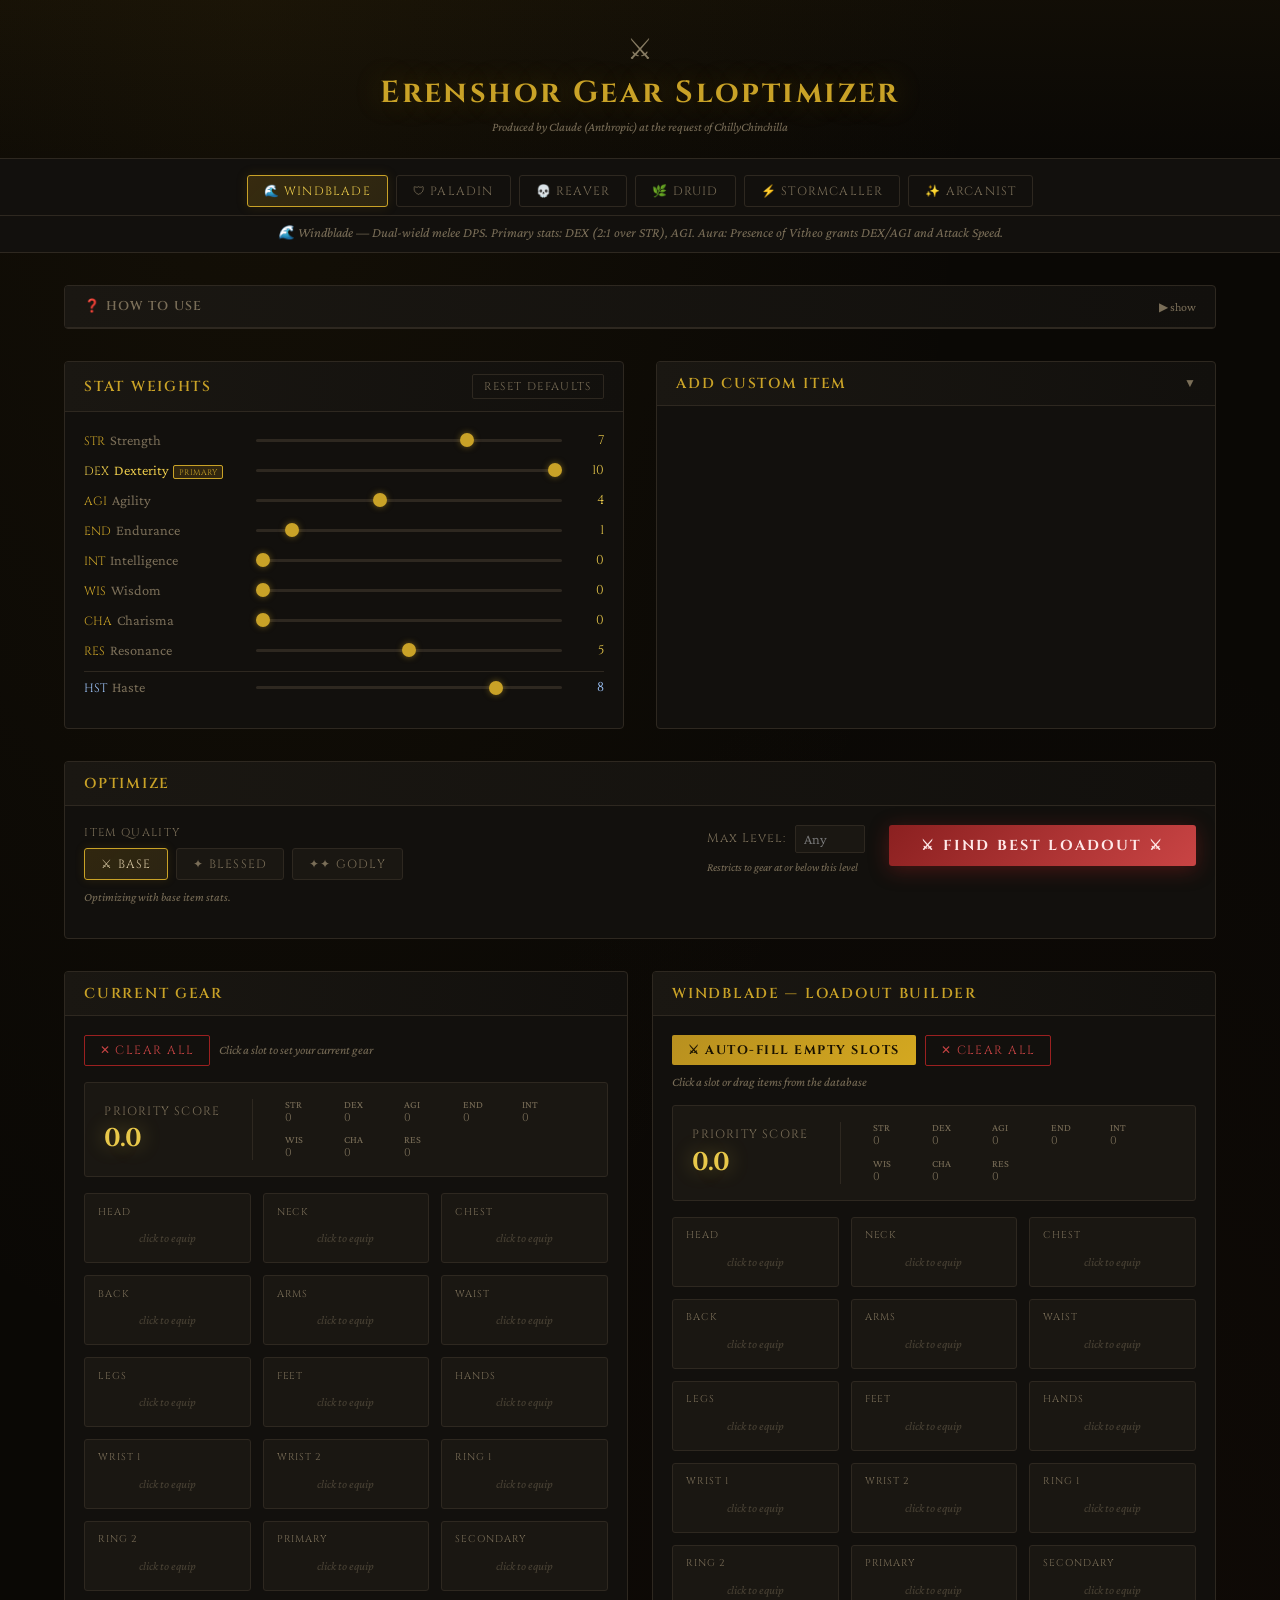
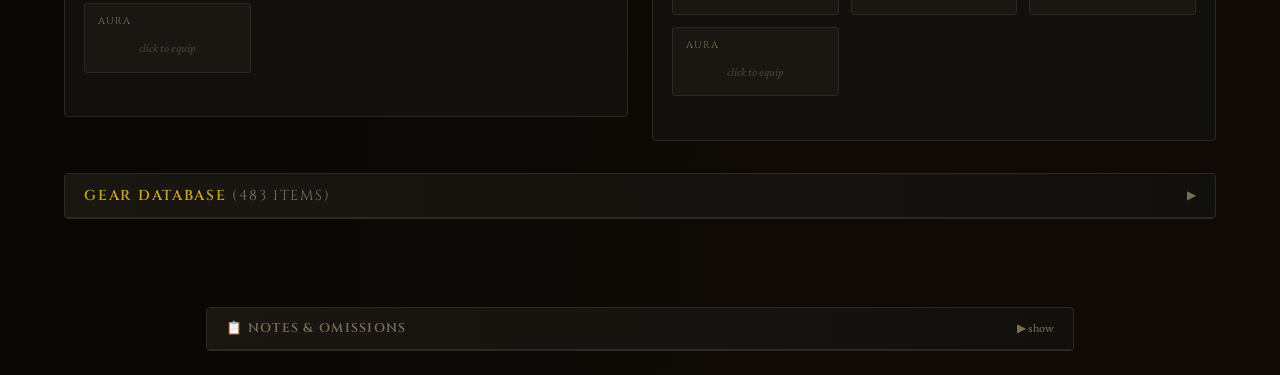
<file: erenshor-optimizer-2 (5).html>
<!DOCTYPE html>
<html lang="en">
<head>
<meta charset="UTF-8">
<meta name="viewport" content="width=device-width, initial-scale=1.0">
<title>Erenshor Gear Sloptimizer</title>
<link href="https://fonts.googleapis.com/css2?family=Cinzel:wght@400;600;700&family=Crimson+Pro:ital,wght@0,300;0,400;1,300&display=swap" rel="stylesheet">
<style>
:root{--bg:#0a0805;--surface:#12100d;--surface2:#1a1712;--border:#2e2820;--border-glow:#8b6914;--gold:#c9a227;--gold-light:#e8c84a;--red:#9b2020;--red-light:#c94444;--blue:#2060a0;--blue-light:#4090d0;--text:#d4c4a0;--text-dim:#7a6e58;--text-bright:#f0e8cc;--green:#2a6a2a;--green-light:#4aaa4a}
*{box-sizing:border-box;margin:0;padding:0}
body{background:var(--bg);color:var(--text);font-family:'Crimson Pro',Georgia,serif;font-size:17px;min-height:100vh;background-image:radial-gradient(ellipse at 20% 0%,rgba(139,105,20,.08) 0%,transparent 50%),radial-gradient(ellipse at 80% 100%,rgba(100,40,20,.08) 0%,transparent 50%)}
header{text-align:center;padding:2rem 1rem 1.5rem;border-bottom:1px solid var(--border);background:linear-gradient(180deg,rgba(139,105,20,.06) 0%,transparent 100%)}
header::before{content:'⚔';display:block;font-size:1.8rem;margin-bottom:.4rem;opacity:.6}
h1{font-family:'Cinzel',serif;font-size:1.9rem;font-weight:700;color:var(--gold);letter-spacing:.08em;text-shadow:0 0 30px rgba(201,162,39,.3)}
.class-bar{display:flex;justify-content:center;gap:.5rem;flex-wrap:wrap;padding:1rem 1rem .5rem;border-bottom:1px solid var(--border);background:var(--surface)}
.class-btn{font-family:'Cinzel',serif;font-size:.75rem;letter-spacing:.1em;text-transform:uppercase;padding:.45rem 1rem;border:1px solid var(--border);background:transparent;color:var(--text-dim);cursor:pointer;border-radius:3px;transition:all .15s}
.class-btn:hover{border-color:var(--gold);color:var(--gold)}
.class-btn.active{background:linear-gradient(135deg,rgba(139,105,20,.3),rgba(201,162,39,.15));border-color:var(--gold);color:var(--gold-light);box-shadow:0 0 12px rgba(139,105,20,.2)}
.class-desc{text-align:center;font-style:italic;font-size:.85rem;color:var(--text-dim);padding:.5rem 1rem .75rem;background:var(--surface);border-bottom:1px solid var(--border)}
.app{max-width:1200px;margin:0 auto;padding:2rem 1.5rem}
.row{display:grid;grid-template-columns:1fr 1fr;gap:2rem;margin-bottom:2rem}
@media(max-width:900px){.row{grid-template-columns:1fr}}
@media(max-width:900px){#results-grid{grid-template-columns:1fr !important}}
.panel{background:var(--surface);border:1px solid var(--border);border-radius:4px;overflow:hidden}
.panel-header{background:linear-gradient(90deg,var(--surface2),transparent);border-bottom:1px solid var(--border);padding:.75rem 1.2rem;display:flex;align-items:center;justify-content:space-between}
.panel-header h2{font-family:'Cinzel',serif;font-size:.9rem;font-weight:600;color:var(--gold);letter-spacing:.12em;text-transform:uppercase}
.panel-body{padding:1.2rem}
.stat-row{display:flex;align-items:center;gap:.75rem;margin-bottom:.75rem}
.stat-label{width:160px;font-size:.9rem;color:var(--text-dim);flex-shrink:0;white-space:nowrap;overflow:hidden}
.stat-label span{font-family:'Cinzel',serif;font-size:.75rem;color:var(--gold);margin-right:.3rem}
.stat-slider{flex:1;-webkit-appearance:none;appearance:none;height:18px;background:transparent;outline:none;cursor:pointer;padding:0;margin:0}
.stat-slider::-webkit-slider-runnable-track{height:3px;background:var(--border);border-radius:2px}
.stat-slider::-webkit-slider-thumb{-webkit-appearance:none;width:14px;height:14px;background:var(--gold);border-radius:50%;cursor:pointer;box-shadow:0 0 6px rgba(201,162,39,.5);margin-top:-5.5px}
.stat-slider::-moz-range-track{height:3px;background:var(--border);border-radius:2px;border:none}
.stat-slider::-moz-range-thumb{width:14px;height:14px;background:var(--gold);border-radius:50%;cursor:pointer;box-shadow:0 0 6px rgba(201,162,39,.5);border:none}
.stat-value{width:30px;text-align:right;font-family:'Cinzel',serif;font-size:.8rem;color:var(--gold-light)}
select{width:100%;background:var(--surface);border:1px solid var(--border);color:var(--text);font-family:'Crimson Pro',serif;font-size:.88rem;padding:.25rem .4rem;border-radius:2px;outline:none;cursor:pointer}
select:focus{border-color:var(--gold)}
.form-grid{display:grid;grid-template-columns:1fr 1fr;gap:.6rem}
.form-field{display:flex;flex-direction:column;gap:.25rem}
.form-field label{font-size:.78rem;color:var(--text-dim);font-family:'Cinzel',serif;letter-spacing:.08em}
input[type=text],input[type=number]{background:var(--surface2);border:1px solid var(--border);color:var(--text-bright);font-family:'Crimson Pro',serif;font-size:.9rem;padding:.3rem .5rem;border-radius:2px;outline:none;width:100%}
input:focus{border-color:var(--gold)}
.btn{font-family:'Cinzel',serif;font-size:.78rem;letter-spacing:.12em;text-transform:uppercase;border:none;padding:.55rem 1.2rem;cursor:pointer;border-radius:2px;transition:all .15s}
.btn-gold{background:linear-gradient(135deg,#b8901f,#d4a820);color:#1a1200;font-weight:700}
.btn-gold:hover{background:linear-gradient(135deg,#c9a227,#e8c84a)}
.btn-red{background:transparent;color:var(--red-light);border:1px solid var(--red);font-size:.7rem;padding:.2rem .5rem}
.btn-red:hover{background:var(--red);color:#fff}
.btn-blue{background:linear-gradient(135deg,#1a4a80,#2060a0);color:#c0e0ff;font-weight:700}
.btn-blue:hover{background:linear-gradient(135deg,#2060a0,#4090d0)}
.btn-ghost{background:transparent;border:1px solid var(--border);color:var(--text-dim)}
.btn-ghost:hover{border-color:var(--gold);color:var(--gold)}
.btn-row{display:flex;gap:.6rem;margin-top:.5rem;flex-wrap:wrap}
.ai-input-row{display:flex;gap:.5rem;align-items:stretch;margin-bottom:.4rem}
.ai-input-row input{flex:1}
.ai-status{font-size:.82rem;color:var(--text-dim);font-style:italic;min-height:1.2em}
.ai-status.loading{color:var(--blue-light)}.ai-status.success{color:var(--green-light)}.ai-status.error{color:var(--red-light)}
.gear-list{max-height:300px;overflow-y:auto}
.gear-item{display:flex;align-items:center;justify-content:space-between;padding:.4rem .6rem;border-bottom:1px solid var(--border);font-size:.88rem;animation:fadeIn .2s ease}
@keyframes fadeIn{from{opacity:0;transform:translateY(-4px)}to{opacity:1;transform:none}}
.gear-item:hover{background:rgba(139,105,20,.05)}
.gear-item-name{color:var(--text-bright);flex:1;min-width:0;overflow:hidden;text-overflow:ellipsis;white-space:nowrap}
.gear-item-slot{font-family:'Cinzel',serif;font-size:.62rem;color:var(--text-dim);margin:0 .5rem;text-transform:uppercase;white-space:nowrap;flex-shrink:0}
.gear-item-stats{color:var(--gold);font-size:.78rem;margin-right:.5rem;flex-shrink:0;max-width:200px;overflow:hidden;text-overflow:ellipsis;white-space:nowrap}
.filter-bar{display:flex;gap:.5rem;margin-bottom:.75rem;flex-wrap:wrap;align-items:center}
.filter-bar label{font-size:.78rem;color:var(--text-dim);white-space:nowrap}
.optimize-wrap{text-align:center;margin:1rem 0 2rem}
.optimize-btn{font-family:'Cinzel',serif;font-size:1rem;letter-spacing:.15em;text-transform:uppercase;background:linear-gradient(135deg,#8b2020,#c94444);color:#ffe8e8;border:none;padding:.8rem 2.5rem;cursor:pointer;border-radius:3px;box-shadow:0 4px 20px rgba(155,32,32,.4);transition:all .2s;font-weight:700}
.optimize-btn:hover{transform:translateY(-1px);box-shadow:0 6px 28px rgba(155,32,32,.6)}
.tier-btn{font-family:'Cinzel',serif;font-size:.75rem;letter-spacing:.1em;padding:.45rem 1rem;border:1px solid var(--border);background:var(--surface2);color:var(--text-dim);cursor:pointer;border-radius:3px;transition:all .2s;text-transform:uppercase}
.tier-btn:hover{border-color:var(--gold);color:var(--gold)}
.tier-btn.active{background:linear-gradient(135deg,rgba(139,105,20,.25),rgba(193,155,50,.15));border-color:var(--gold);color:var(--gold-bright);box-shadow:0 0 10px rgba(139,105,20,.2)}
.result-grid{display:grid;grid-template-columns:repeat(auto-fill,minmax(140px,1fr));gap:.75rem;margin-bottom:1.5rem;min-width:0}
.result-slot{background:var(--surface2);border:1px solid var(--border);border-radius:3px;padding:.65rem .8rem;overflow:hidden;min-width:0;position:relative;transition:box-shadow .15s}
.result-slot.equipped{border-color:var(--border-glow);box-shadow:0 0 10px rgba(139,105,20,.15);animation:none}
.result-slot.locked{border-color:#c9a227;box-shadow:0 0 12px rgba(201,162,39,.25);animation:none}
.result-slot.drag-over{border-color:var(--gold-light);box-shadow:0 0 16px rgba(232,200,74,.4);background:rgba(139,105,20,.12)}
.result-slot.drag-reject{animation:shake .3s ease}
@keyframes shake{0%,100%{transform:translateX(0)}20%{transform:translateX(-5px)}40%{transform:translateX(5px)}60%{transform:translateX(-3px)}80%{transform:translateX(3px)}}
@keyframes slot-pulse{0%,100%{border-color:var(--border);box-shadow:none}50%{border-color:rgba(139,105,20,.5);box-shadow:0 0 8px rgba(139,105,20,.12)}}
.result-slot:not(.equipped):not(.drag-over){animation:slot-pulse 3s ease-in-out infinite}
.result-slot-name{font-family:'Cinzel',serif;font-size:.62rem;letter-spacing:.1em;color:var(--text-dim);text-transform:uppercase;margin-bottom:.2rem;white-space:nowrap;overflow:hidden;text-overflow:ellipsis}
.result-slot-header{display:flex;align-items:center;justify-content:space-between;margin-bottom:.2rem}
.lock-btn{background:none;border:none;cursor:pointer;font-size:.75rem;padding:0;line-height:1;opacity:.4;transition:opacity .15s;color:var(--gold)}
.lock-btn:hover{opacity:1}
.lock-btn.locked{opacity:1;color:var(--gold)}
.clear-slot-btn{background:none;border:none;cursor:pointer;font-size:.65rem;padding:0;line-height:1;color:var(--text-dim);opacity:.5;transition:opacity .15s}
.clear-slot-btn:hover{opacity:1;color:var(--red-light)}
.result-item-name{font-size:.9rem;color:var(--text-bright);margin-bottom:.15rem;overflow-wrap:break-word;word-break:break-word;hyphens:auto}
.result-item-stats{font-size:.78rem;color:var(--gold);overflow-wrap:break-word;word-break:break-all}
.result-empty{font-style:italic;color:var(--text-dim);font-size:.82rem}
.drop-hint{font-size:.72rem;color:var(--text-dim);font-style:italic;opacity:.5;text-align:center;padding:.3rem 0}
.gear-item{display:flex;align-items:center;justify-content:space-between;padding:.4rem .6rem;border-bottom:1px solid var(--border);font-size:.88rem;animation:fadeIn .2s ease;cursor:grab}
.gear-item:active{cursor:grabbing}
.gear-item.dragging{opacity:.4}
.loadout-controls{display:flex;gap:.6rem;flex-wrap:wrap;margin-bottom:1rem;align-items:center}
.score-bar{background:var(--surface2);border:1px solid var(--border);border-radius:3px;padding:1rem 1.2rem;display:flex;align-items:center;gap:1.5rem;flex-wrap:wrap;margin-bottom:1rem}
.score-label{font-family:'Cinzel',serif;font-size:.75rem;letter-spacing:.1em;color:var(--text-dim);text-transform:uppercase}
.score-value{font-family:'Cinzel',serif;font-size:1.6rem;color:var(--gold-light);font-weight:700;text-shadow:0 0 20px rgba(232,200,74,.4)}
.stat-total{display:flex;flex-direction:column;min-width:2.5rem}
.stat-total-name{font-size:.72rem;color:var(--text-dim)}
.stat-total-val{font-family:'Cinzel',serif;font-size:1rem;color:var(--text-bright)}
.empty-state{text-align:center;padding:2rem;color:var(--text-dim);font-style:italic}
.note{font-size:.83rem;color:var(--text-dim);font-style:italic;margin-bottom:.75rem;line-height:1.5}
.tag{display:inline-block;font-family:'Cinzel',serif;font-size:.58rem;padding:.1rem .3rem;border-radius:2px;text-transform:uppercase;letter-spacing:.06em;margin-left:.3rem;vertical-align:middle}
.tag-wiki{background:rgba(32,96,160,.25);color:var(--blue-light);border:1px solid var(--blue)}
.tag-manual{background:rgba(42,106,42,.25);color:var(--green-light);border:1px solid var(--green)}
hr.div{border:none;border-top:1px solid var(--border);margin:.85rem 0}
::-webkit-scrollbar{width:4px}::-webkit-scrollbar-track{background:var(--surface)}::-webkit-scrollbar-thumb{background:var(--border-glow);border-radius:2px}
/* Slot search modal */
.slot-modal-backdrop{position:fixed;inset:0;background:rgba(0,0,0,.7);z-index:200;display:flex;align-items:center;justify-content:center;padding:1rem;backdrop-filter:blur(2px)}
.slot-modal{background:var(--surface);border:1px solid var(--border-glow);border-radius:6px;width:100%;max-width:480px;box-shadow:0 16px 48px rgba(0,0,0,.7);overflow:hidden;animation:modalIn .15s ease}
@keyframes modalIn{from{opacity:0;transform:translateY(-8px)}to{opacity:1;transform:none}}
.slot-modal-header{padding:.75rem 1rem;border-bottom:1px solid var(--border);display:flex;align-items:center;justify-content:space-between;background:linear-gradient(90deg,var(--surface2),transparent)}
.slot-modal-title{font-family:'Cinzel',serif;font-size:.8rem;letter-spacing:.12em;color:var(--gold);text-transform:uppercase}
.slot-modal-close{background:none;border:none;color:var(--text-dim);cursor:pointer;font-size:1rem;line-height:1;padding:.1rem .3rem;border-radius:2px;transition:color .1s}
.slot-modal-close:hover{color:var(--text-bright)}
.slot-modal-search{padding:.65rem .9rem;border-bottom:1px solid var(--border)}
.slot-modal-search input{width:100%;background:var(--surface2);border:1px solid var(--border-glow);color:var(--text-bright);font-family:'Crimson Pro',serif;font-size:1rem;padding:.4rem .6rem;border-radius:3px;outline:none}
.slot-modal-results{max-height:320px;overflow-y:auto}
.slot-modal-empty{padding:1.5rem;text-align:center;color:var(--text-dim);font-style:italic;font-size:.88rem}
.smi{display:flex;align-items:baseline;gap:.6rem;padding:.5rem .9rem;border-bottom:1px solid var(--border);cursor:pointer;transition:background .1s}
.smi:last-child{border-bottom:none}
.smi:hover,.smi.active{background:rgba(139,105,20,.12)}
.smi-name{color:var(--text-bright);font-size:.9rem;flex:1;min-width:0;overflow:hidden;text-overflow:ellipsis;white-space:nowrap}
.smi-level{font-family:'Cinzel',serif;font-size:.6rem;color:var(--text-dim);flex-shrink:0}
.smi-stats{font-size:.75rem;color:var(--gold);opacity:.8;flex-shrink:0;max-width:160px;overflow:hidden;text-overflow:ellipsis;white-space:nowrap}
/* Slot cards clickable */
.result-slot:not(.equipped):not(.locked){cursor:pointer}
.result-slot.equipped:not(.locked){cursor:pointer}
.result-slot:not(.equipped):hover .result-empty{color:var(--gold);opacity:.8}
</style>
</head>
<body>
<header>
  <h1>Erenshor Gear Sloptimizer</h1>
  <p style="font-size:.78rem;color:var(--text-dim);font-style:italic;margin-top:.4rem">Produced by Claude (Anthropic) at the request of ChillyChinchilla</p>
</header>

<div class="class-bar" id="class-bar"></div>
<div class="class-desc" id="class-desc"></div>

<div class="app">
  <!-- Tutorial Section -->
  <div class="panel" style="margin-bottom:2rem">
    <div class="panel-header" id="tutorial-header"
         style="cursor:pointer;display:flex;justify-content:space-between;align-items:center;user-select:none">
      <h2 style="font-size:.8rem;letter-spacing:.1em;color:var(--text-dim)">❓ HOW TO USE</h2>
      <span class="chevron" style="font-size:.75rem;color:var(--text-dim)">▶ show</span>
    </div>
    <div class="tutorial-body" style="display:none;padding:1rem 1.25rem;font-size:.82rem;line-height:1.8;color:var(--text-dim)">
      <p style="margin:0 0 .75rem"><strong style="color:var(--text-bright)">1. Pick your class.</strong> The bar at the top sets your class, which loads the relevant gear from the wiki and pre-fills stat weights tuned for that class. Weights can be adjusted freely — drag any slider to tell the optimizer what you care about.</p>
      <p style="margin:0 0 .75rem"><strong style="color:var(--text-bright)">2. Find your best loadout.</strong> Set a Max Level and quality tier if you want, then hit <em>Find Best Loadout</em>. The Loadout Builder on the right will fill every slot with the highest-scoring item available. Click any slot to swap an item manually, lock slots you want to keep, and hit the button again to fill the rest.</p>
      <p style="margin:0 0 .75rem"><strong style="color:var(--text-bright)">3. Track your current gear.</strong> Fill in the Current Gear panel on the left with what you're actually wearing. Once both panels have items, a Loadout Comparison bar appears below showing the score difference and percentage upgrade between what you have and what the optimizer suggests.</p>
      <p style="margin:0"><strong style="color:var(--text-bright)">4. Add missing items.</strong> Don't see something? Use the <em>Add Custom Item</em> panel — type a name and hit Lookup to have AI fill the stats, or enter them manually. Custom items are included in all future optimizations.</p>
    </div>
  </div>

  <div class="row">
    <div class="panel">
      <div class="panel-header">
        <h2>Stat Weights</h2>
        <button class="btn btn-ghost" style="font-size:.7rem;padding:.25rem .7rem" onclick="resetWeights()">Reset Defaults</button>
      </div>
      <div class="panel-body"><div id="stat-weights"></div></div>
    </div>
    <div class="panel">
      <div class="panel-header" style="cursor:pointer;user-select:none" onclick="toggleAddItem()">
        <h2>Add Custom Item</h2>
        <span id="add-item-chevron" style="font-size:.75rem;color:var(--text-dim);transition:transform .25s;display:inline-block">▼</span>
      </div>
      <div id="add-item-body" style="display:none">
        <div class="panel-body">
          <p class="note">Look up any Erenshor item by name and AI will fill in the stats.</p>
          <div class="ai-input-row">
            <input type="text" id="ai-item-name" placeholder="Item name…" onkeydown="if(event.key==='Enter')aiLookup()">
            <button class="btn btn-blue" onclick="aiLookup()" id="lookup-btn">✦ Lookup</button>
          </div>
          <div class="ai-status" id="ai-status"></div>
          <hr class="div">
          <div class="form-grid">
            <div class="form-field" style="grid-column:1/-1"><label>Item Name</label><input type="text" id="item-name" placeholder="Name"></div>
            <div class="form-field"><label>Slot</label>
              <select id="item-slot">
                <option>Head</option><option>Neck</option><option>Chest</option><option>Back</option>
                <option>Arms</option><option>Waist</option><option>Legs</option><option>Feet</option>
                <option>Hands</option><option>Wrist</option><option>Ring</option><option>Primary</option><option>Secondary</option><option>Aura</option>
              </select>
            </div>
            <div class="form-field"><label>Level Req</label><input type="number" id="item-level" placeholder="1" min="1" max="100"></div>
            <div id="stat-inputs" style="display:contents"></div>
            <div class="btn-row" style="grid-column:1/-1">
              <button class="btn btn-gold" onclick="addItemManual()">+ Add Item</button>
              <button class="btn btn-ghost" onclick="clearForm()">Clear</button>
            </div>
          </div>
        </div>
      </div>
    </div>
  </div>


  <div class="panel" style="margin-bottom:2rem">
    <div class="panel-header">
      <h2>Optimize</h2>
    </div>
    <div class="panel-body" style="display:flex;flex-wrap:wrap;align-items:flex-start;gap:1.5rem">
      <div class="tier-selector" style="flex:1;min-width:220px">
        <div style="font-family:'Cinzel',serif;font-size:.7rem;letter-spacing:.12em;color:var(--text-dim);text-transform:uppercase;margin-bottom:.5rem">Item Quality</div>
        <div style="display:flex;gap:.5rem;flex-wrap:wrap">
          <button class="tier-btn active" id="tier-base" onclick="setTier('base')">⚔ Base</button>
          <button class="tier-btn" id="tier-blessed" onclick="setTier('blessed')">✦ Blessed</button>
          <button class="tier-btn" id="tier-double" onclick="setTier('double')">✦✦ Godly</button>
        </div>
        <p class="note" style="margin-top:.5rem;font-size:.75rem" id="tier-note">Optimizing with base item stats.</p>
      </div>
      <div style="display:flex;flex-direction:column;gap:.4rem">
        <div style="display:flex;align-items:center;gap:.6rem">
          <label style="font-size:.78rem;color:var(--text-dim);white-space:nowrap;font-family:'Cinzel',serif;letter-spacing:.08em">Max Level:</label>
          <input type="number" id="filter-level" placeholder="Any" oninput="renderGearList()" style="max-width:70px">
        </div>
        <p class="note" style="font-size:.72rem">Restricts to gear at or below this level</p>
      </div>
      <div style="display:flex;align-items:center">
        <button class="optimize-btn" onclick="optimizeAndScroll()" style="padding:.7rem 2rem;font-size:.9rem">⚔ Find Best Loadout ⚔</button>
      </div>
    </div>
  </div>


  <div id="results" style="margin-bottom:1rem">
    <div id="results-grid" style="display:grid;grid-template-columns:1fr 1fr;gap:1.5rem;align-items:start">
      <div id="current-gear-panel"></div>
      <div id="loadout-builder-panel"></div>
    </div>
  </div>
  <div id="comparison-bar" style="margin-bottom:2rem"></div>

  <div class="panel" style="margin-bottom:2rem">
    <div class="panel-header" style="cursor:pointer;user-select:none" onclick="toggleGearDb()">
      <h2>Gear Database <span style="font-weight:400;color:var(--text-dim)" id="gear-count">(0 items)</span></h2>
      <span id="gear-db-chevron" style="font-size:.75rem;color:var(--text-dim);transition:transform .25s;display:inline-block">▶</span>
    </div>
    <div id="gear-db-body" style="display:none">
      <div class="panel-body" style="padding:.75rem 1.2rem">
        <div class="filter-bar">
          <label>Search:</label>
          <input type="text" id="filter-name" placeholder="Name…" oninput="renderGearList()" style="max-width:180px">
          <select id="filter-slot" onchange="renderGearList()" style="max-width:140px">
            <option value="">All Slots</option>
            <option>Head</option><option>Neck</option><option>Chest</option><option>Back</option><option>Arms</option>
            <option>Waist</option><option>Legs</option><option>Feet</option><option>Hands</option>
            <option>Wrist</option><option>Ring</option><option>Primary</option><option>Secondary</option><option>Aura</option>
          </select>
          <button class="btn btn-ghost" style="font-size:.7rem;padding:.25rem .7rem;color:var(--red-light);border-color:var(--red)" onclick="clearAllGear();event.stopPropagation()">Clear All</button>
        </div>
      </div>
      <div class="gear-list" id="gear-list"></div>
    </div>
  </div>
</div>

<script>
const WIKI_GEAR = [
  {name:'Cloth Sleeves',slot:'Arms',lvl:1,stats:{},classes:['Arcanist','Druid','Paladin','Reaver','Stormcaller','Windblade']},
  {name:'Tattered Leather Sleeves',slot:'Arms',lvl:1,stats:{},classes:['Druid','Paladin','Reaver','Stormcaller','Windblade']},
  {name:'Solunarian Armguard',slot:'Arms',lvl:10,stats:{str:8,end:3,dex:3},classes:['Paladin']},
  {name:'Polished Steel Armguards',slot:'Arms',lvl:12,stats:{str:4,end:4,dex:2,agi:2},classes:['Paladin','Reaver','Windblade']},
  {name:'Fungus Covered Armband',slot:'Arms',lvl:17,stats:{str:5,dex:5,int:8,wis:8},classes:['Arcanist','Druid','Paladin','Reaver','Stormcaller','Windblade']},
  {name:'Boatman\'s Armband',slot:'Arms',lvl:18,stats:{str:5,end:2,dex:8,agi:5,cha:10},classes:['Arcanist','Druid','Stormcaller','Windblade']},
  {name:'Desert Silk Sleeves',slot:'Arms',lvl:18,stats:{str:5,end:5,dex:8,agi:5,int:5,wis:5,cha:3},classes:['Arcanist','Druid','Stormcaller','Windblade']},
  {name:'Exoskeletal Spaulders',slot:'Arms',lvl:18,stats:{str:4,end:5,dex:4,agi:5,int:5,wis:5},classes:['Arcanist','Druid','Stormcaller','Windblade']},
  {name:'Ancient Guardian Sleeve',slot:'Arms',lvl:19,stats:{str:5,dex:5},classes:['Paladin','Reaver']},
  {name:'Flaming Vambraces',slot:'Arms',lvl:19,stats:{str:20,dex:5,agi:5},classes:['Paladin','Reaver','Stormcaller','Windblade']},
  {name:'Islander Bandit Armwrap',slot:'Arms',lvl:2,stats:{str:2,dex:2},classes:['Arcanist','Druid','Paladin','Reaver','Stormcaller','Windblade']},
  {name:'Battlemage Sleeves',slot:'Arms',lvl:24,stats:{str:12,int:12},classes:['Paladin','Reaver','Stormcaller','Windblade']},
  {name:'Chewed Armwraps',slot:'Arms',lvl:22,stats:{str:12,dex:5,agi:5},classes:['Paladin','Reaver','Stormcaller','Windblade']},
  {name:'Dueling Armguards',slot:'Arms',lvl:22,stats:{str:5,dex:10,agi:10},classes:['Druid','Paladin','Reaver','Stormcaller','Windblade']},
  {name:'Intricate Sleeves',slot:'Arms',lvl:24,stats:{dex:8,agi:5,int:12,wis:12,cha:7,res:1},classes:['Arcanist','Druid','Stormcaller','Windblade']},
  {name:'Vaporous Armguard',slot:'Arms',lvl:24,stats:{str:10,end:4,dex:15,agi:5,wis:5},classes:['Paladin','Reaver','Stormcaller']},
  {name:'Charred Sleeves',slot:'Arms',lvl:25,stats:{str:10,dex:10,agi:2,wis:2,cha:2,res:1},classes:['Paladin','Reaver','Windblade']},
  {name:'Gifted Sleeves',slot:'Arms',lvl:25,stats:{str:5,end:4,int:20,wis:15,cha:10,res:1},classes:['Arcanist','Druid','Stormcaller']},
  {name:'Priel Steel Armguards',slot:'Arms',lvl:28,stats:{str:15,end:8,dex:15,agi:8},classes:['Paladin','Reaver','Windblade']},
  {name:'Azynthian Armguards',slot:'Arms',lvl:30,stats:{str:20,dex:20,wis:5,cha:5,res:1},classes:['Druid','Paladin','Reaver','Stormcaller','Windblade']},
  {name:'Braxonian Leather Sleeves',slot:'Arms',lvl:31,stats:{str:15,end:5,dex:15,agi:10,wis:10},classes:['Druid','Stormcaller','Windblade']},
  {name:'Braxonian Royal Armband',slot:'Arms',lvl:31,stats:{str:5,end:5,dex:5,agi:5,int:15,wis:10,res:1},classes:['Arcanist','Stormcaller']},
  {name:'Braxonian Spaulders',slot:'Arms',lvl:31,stats:{str:15,dex:10,agi:10},classes:['Paladin','Reaver']},
  {name:'Feathery Vambraces',slot:'Arms',lvl:31,stats:{end:10,dex:10,agi:15,wis:10,cha:10},classes:['Druid','Stormcaller','Windblade']},
  {name:'Dreamy Sleeves',slot:'Arms',lvl:35,stats:{str:5,end:5,dex:10,agi:5,int:15,wis:10,cha:5},classes:['Arcanist','Druid','Paladin','Reaver','Stormcaller','Windblade']},
  {name:'Armbands of Order',slot:'Arms',lvl:36,stats:{str:5,end:5,dex:20,agi:20,int:5,wis:5,cha:5,res:2},classes:['Arcanist','Druid','Paladin','Reaver','Stormcaller','Windblade']},
  {name:'Crested Spaulders',slot:'Arms',lvl:36,stats:{str:12,end:12,dex:12,wis:5,cha:5,res:1},classes:['Paladin','Reaver']},
  {name:'Age-Old Armlet',slot:'Arms',lvl:37,stats:{str:15,end:15,dex:25,agi:15,int:5,wis:5,cha:5},classes:['Paladin','Reaver','Stormcaller','Windblade']},
  {name:'Armband of Generals',slot:'Arms',lvl:37,stats:{str:20,end:10,dex:5,cha:10,res:1},classes:['Paladin','Reaver','Stormcaller','Windblade']},
  {name:'Bonebanded Armguard',slot:'Arms',lvl:39,stats:{end:12,dex:12,int:25,wis:5,cha:10,res:2},classes:['Arcanist','Stormcaller']},
  {name:'Armguards of Presence',slot:'Arms',lvl:39,stats:{str:15,end:10,dex:15,int:15,wis:5,cha:10,res:1},classes:['Paladin','Stormcaller','Windblade']},
  {name:'Daggersilk Sleeves',slot:'Arms',lvl:5,stats:{int:2,wis:2,res:1},classes:['Arcanist','Druid','Paladin','Reaver','Stormcaller','Windblade']},
  {name:'Shivering Leather Sleeves',slot:'Arms',lvl:5,stats:{str:2,dex:2,wis:2},classes:['Druid','Paladin','Reaver','Stormcaller','Windblade']},
  {name:'Aged Plate Sleeves',slot:'Arms',lvl:6,stats:{str:5,dex:5},classes:['Paladin','Reaver','Windblade']},
  {name:'Azure Plate Vambraces',slot:'Arms',lvl:6,stats:{},classes:['Paladin','Reaver','Windblade']},
  {name:'Archer\'s Vambrace',slot:'Arms',lvl:8,stats:{end:2,dex:6},classes:['Paladin','Reaver','Stormcaller','Windblade']},
  {name:'Etched Armlet',slot:'Arms',lvl:8,stats:{str:3,end:3,dex:3},classes:['Paladin','Reaver','Stormcaller','Windblade']},
  {name:'Faerie Sleeves',slot:'Arms',lvl:8,stats:{int:5,wis:5,cha:5},classes:['Arcanist','Druid','Stormcaller']},
  {name:'Vinewrapped Vambracers',slot:'Arms',lvl:9,stats:{int:4,wis:4,cha:2},classes:['Arcanist','Druid','Stormcaller']},
  {name:'Aged Prism',slot:'Aura',lvl:22,stats:{},classes:['Arcanist','Druid','Paladin','Reaver','Stormcaller','Windblade']},
  {name:'Ancient Presence',slot:'Aura',lvl:35,stats:{},classes:['Arcanist','Druid','Paladin','Reaver','Stormcaller','Windblade']},
  {name:'Gift of Azynthi',slot:'Aura',lvl:37,stats:{},classes:['Arcanist','Druid','Stormcaller','Windblade']},
  {name:'Spark of Light',slot:'Aura',lvl:1,stats:{},classes:['Arcanist']},
  {name:'Essence of Flame',slot:'Aura',lvl:7,stats:{},classes:['Arcanist']},
  {name:'Glow of Eternity',slot:'Aura',lvl:14,stats:{},classes:['Arcanist']},
  {name:'Flame of the Redemption',slot:'Aura',lvl:21,stats:{},classes:['Arcanist']},
  {name:'Pyre of the Cleansed',slot:'Aura',lvl:35,stats:{},classes:['Arcanist']},
  {name:'Corruption of Sivakaya',slot:'Aura',lvl:20,stats:{},classes:['Arcanist','Druid','Paladin','Reaver','Stormcaller','Windblade']},
  {name:'Sprout',slot:'Aura',lvl:1,stats:{},classes:['Druid']},
  {name:'Bloom',slot:'Aura',lvl:7,stats:{},classes:['Druid']},
  {name:'Wilt',slot:'Aura',lvl:18,stats:{},classes:['Druid']},
  {name:'Decay',slot:'Aura',lvl:29,stats:{},classes:['Druid']},
  {name:'Gem of Echoes',slot:'Aura',lvl:28,stats:{},classes:['Arcanist','Druid','Paladin','Reaver','Stormcaller','Windblade']},
  {name:'Hallows Eve',slot:'Aura',lvl:55,stats:{},classes:['Arcanist','Druid','Paladin','Reaver','Stormcaller','Windblade']},
  {name:'Chunk of Living Stone',slot:'Aura',lvl:22,stats:{},classes:['Arcanist','Druid','Paladin','Reaver','Stormcaller','Windblade']},
  {name:'Amber\'s Gift',slot:'Aura',lvl:14,stats:{},classes:['Arcanist','Druid','Paladin','Reaver','Stormcaller','Windblade']},
  {name:'Falling Shadow',slot:'Aura',lvl:1,stats:{},classes:['Reaver']},
  {name:'Looming Void',slot:'Aura',lvl:1,stats:{},classes:['Reaver']},
  {name:'End of Life',slot:'Aura',lvl:1,stats:{},classes:['Reaver']},
  {name:'Evacuate Soul',slot:'Aura',lvl:1,stats:{},classes:['Reaver']},
  {name:'Dawn\'s Light',slot:'Aura',lvl:1,stats:{},classes:['Paladin']},
  {name:'Morning Glow',slot:'Aura',lvl:7,stats:{},classes:['Paladin']},
  {name:'Rising Moon',slot:'Aura',lvl:18,stats:{},classes:['Paladin']},
  {name:'Eclipse',slot:'Aura',lvl:33,stats:{},classes:['Paladin']},
  {name:'Spirit of the Steed',slot:'Aura',lvl:20,stats:{},classes:['Arcanist','Druid','Paladin','Reaver','Stormcaller','Windblade']},
  {name:'Rolling Clouds',slot:'Aura',lvl:1,stats:{},classes:['Stormcaller']},
  {name:'Falling Rain',slot:'Aura',lvl:7,stats:{},classes:['Stormcaller']},
  {name:'Distant Thunder',slot:'Aura',lvl:18,stats:{},classes:['Stormcaller']},
  {name:'Lightning Strike',slot:'Aura',lvl:28,stats:{},classes:['Stormcaller']},
  {name:'Sage\'s Trinket',slot:'Aura',lvl:28,stats:{},classes:['Arcanist','Druid','Paladin','Reaver','Stormcaller','Windblade']},
  {name:'Scent of the Sea',slot:'Aura',lvl:1,stats:{},classes:['Windblade']},
  {name:'Force of the Sea',slot:'Aura',lvl:7,stats:{},classes:['Windblade']},
  {name:'Freedom of the Sky',slot:'Aura',lvl:18,stats:{},classes:['Windblade']},
  {name:'Whispers of Wind',slot:'Aura',lvl:28,stats:{},classes:['Windblade']},
  {name:'Wisp\'s Presence',slot:'Aura',lvl:28,stats:{},classes:['Arcanist','Druid','Paladin','Reaver','Stormcaller','Windblade']},
  {name:'Backplate',slot:'Back',lvl:11,stats:{str:5,end:5,int:5,res:1},classes:['Druid','Paladin','Reaver','Stormcaller','Windblade']},
  {name:'Call To Arms',slot:'Back',lvl:12,stats:{end:2,dex:2,int:4,wis:4},classes:['Arcanist','Druid','Paladin','Reaver','Stormcaller','Windblade']},
  {name:'Gambler\'s Cape',slot:'Back',lvl:13,stats:{str:5,agi:5,int:2,wis:2,cha:10},classes:['Arcanist','Druid','Paladin','Reaver','Stormcaller','Windblade']},
  {name:'Fungal Scab Cape',slot:'Back',lvl:15,stats:{str:4,end:4,int:2,wis:2},classes:['Arcanist','Druid','Paladin','Reaver','Stormcaller','Windblade']},
  {name:'Cape of the Sands',slot:'Back',lvl:17,stats:{},classes:['Arcanist','Druid','Paladin','Reaver','Stormcaller','Windblade']},
  {name:'Seawashed Cloak',slot:'Back',lvl:17,stats:{str:5,end:5,agi:5},classes:['Arcanist','Druid','Paladin','Reaver','Stormcaller','Windblade']},
  {name:'Distinguished Cape',slot:'Back',lvl:19,stats:{str:8,end:5,dex:3,wis:3},classes:['Arcanist','Druid','Paladin','Reaver','Stormcaller','Windblade']},
  {name:'Dreamthread Wings',slot:'Back',lvl:23,stats:{end:2,dex:2,int:5,wis:12,cha:5},classes:['Arcanist','Druid','Paladin','Reaver','Stormcaller','Windblade']},
  {name:'Honor Strip',slot:'Back',lvl:19,stats:{str:7,end:7,dex:7},classes:['Paladin','Reaver','Stormcaller','Windblade']},
  {name:'Layer Cape',slot:'Back',lvl:19,stats:{dex:5,int:10,wis:5,cha:10},classes:['Arcanist','Druid','Paladin','Reaver','Stormcaller','Windblade']},
  {name:'Lost Cape',slot:'Back',lvl:20,stats:{str:5,end:5,dex:5,int:5,wis:5,cha:5,res:2},classes:['Arcanist','Druid','Paladin','Reaver','Stormcaller','Windblade']},
  {name:'Ritual Cape',slot:'Back',lvl:24,stats:{str:8,end:8,dex:8},classes:['Arcanist','Druid','Paladin','Reaver','Stormcaller','Windblade']},
  {name:'Tamer\'s Pack',slot:'Back',lvl:24,stats:{str:10,end:10,cha:5},classes:['Paladin','Reaver','Stormcaller','Windblade']},
  {name:'Feathered Cape',slot:'Back',lvl:26,stats:{int:8,wis:8,cha:4},classes:['Arcanist','Druid','Paladin','Reaver','Stormcaller','Windblade']},
  {name:'Flowing Cloak',slot:'Back',lvl:26,stats:{str:8,int:8,wis:8,cha:8,res:1},classes:['Arcanist','Druid','Paladin','Reaver','Stormcaller','Windblade']},
  {name:'Blue Leaf Cape',slot:'Back',lvl:27,stats:{str:10,end:10,dex:15},classes:['Arcanist','Druid','Paladin','Reaver','Stormcaller','Windblade']},
  {name:'Red Leaf Cape',slot:'Back',lvl:27,stats:{dex:10,int:15,wis:15,res:1},classes:['Arcanist','Druid','Paladin','Reaver','Stormcaller','Windblade']},
  {name:'Abyssal Shell',slot:'Back',lvl:28,stats:{res:2},classes:['Arcanist','Druid','Paladin','Reaver','Stormcaller','Windblade']},
  {name:'Arboreal Cape',slot:'Back',lvl:30,stats:{dex:10,agi:10,int:10,wis:10},classes:['Arcanist','Druid','Paladin','Reaver','Stormcaller','Windblade']},
  {name:'Lifewind',slot:'Back',lvl:30,stats:{end:15,int:10,res:2},classes:['Arcanist','Druid','Paladin','Reaver','Stormcaller','Windblade']},
  {name:'Night Wave',slot:'Back',lvl:30,stats:{int:10,wis:10,cha:10,res:2},classes:['Arcanist','Druid','Paladin','Reaver','Stormcaller','Windblade']},
  {name:'Braxonian Cape',slot:'Back',lvl:32,stats:{str:15,dex:8,agi:8,int:20,wis:8,cha:5},classes:['Arcanist','Druid','Paladin','Reaver','Stormcaller','Windblade']},
  {name:'Assassin\'s Bane',slot:'Back',lvl:33,stats:{str:8,end:8,int:8,wis:8,res:1},classes:['Paladin','Reaver','Windblade']},
  {name:'Nightbane',slot:'Back',lvl:33,stats:{str:10,dex:12,agi:12,int:5,wis:20,cha:5,res:3},classes:['Arcanist','Druid','Paladin','Reaver','Stormcaller','Windblade']},
  {name:'Shadowclasp',slot:'Back',lvl:39,stats:{str:20,agi:5,int:20,cha:10,res:1},classes:['Arcanist','Druid','Paladin','Reaver','Stormcaller','Windblade']},
  {name:'Wingwoven Cape',slot:'Back',lvl:33,stats:{dex:12,agi:20,int:12,wis:12,res:3},classes:['Arcanist','Druid','Paladin','Reaver','Stormcaller','Windblade']},
  {name:'Azynthian Cape',slot:'Back',lvl:35,stats:{str:5,agi:10,int:20,wis:20,cha:10},classes:['Arcanist','Druid','Paladin','Reaver','Stormcaller','Windblade']},
  {name:'Sivakayan Wings',slot:'Back',lvl:37,stats:{str:25,end:15,dex:25,int:5,wis:5,cha:5},classes:['Arcanist','Druid','Paladin','Reaver','Stormcaller','Windblade']},
  {name:'Wardwarped Cape',slot:'Back',lvl:37,stats:{str:5,end:5,dex:15,agi:5,int:20,wis:20,cha:5,res:1},classes:['Arcanist','Druid','Paladin','Reaver','Stormcaller','Windblade']},
  {name:'Plaguewind',slot:'Back',lvl:38,stats:{str:25,dex:15,agi:15,int:5,wis:5,res:3},classes:['Arcanist','Druid','Paladin','Reaver','Stormcaller','Windblade']},
  {name:'Old Torn Cape',slot:'Back',lvl:4,stats:{},classes:['Arcanist','Druid','Paladin','Reaver','Stormcaller','Windblade']},
  {name:'Verdant Embrace',slot:'Back',lvl:39,stats:{str:20,dex:5,agi:5,int:20,wis:10,res:3},classes:['Arcanist','Druid','Paladin','Reaver','Stormcaller','Windblade']},
  {name:'Lightkeeper\'s Cape',slot:'Back',lvl:6,stats:{cha:5,res:1},classes:['Paladin','Reaver','Stormcaller','Windblade']},
  {name:'Priel Standard',slot:'Back',lvl:6,stats:{dex:1,agi:1,int:1,wis:1,cha:5},classes:['Arcanist','Druid','Paladin','Reaver','Stormcaller','Windblade']},
  {name:'Satin Cloak',slot:'Back',lvl:6,stats:{agi:2,int:2,wis:2},classes:['Arcanist','Druid','Paladin','Reaver','Stormcaller','Windblade']},
  {name:'Rottenfoot Sash',slot:'Waist',lvl:10,stats:{dex:4,int:4},classes:['Arcanist','Druid','Stormcaller']},
  {name:'Ogreskin Cord',slot:'Waist',lvl:11,stats:{agi:3,int:3,wis:3},classes:['Arcanist','Druid','Paladin','Reaver','Stormcaller','Windblade']},
  {name:'Molorai Utility Belt',slot:'Waist',lvl:13,stats:{str:3,dex:3,agi:3},classes:['Arcanist','Druid','Paladin','Reaver','Stormcaller','Windblade']},
  {name:'Twilight Belt',slot:'Waist',lvl:15,stats:{dex:4,int:3,wis:3,res:1},classes:['Druid','Stormcaller','Windblade']},
  {name:'Braxonian Sash',slot:'Waist',lvl:17,stats:{end:10,int:5,wis:5,res:1},classes:['Arcanist','Stormcaller']},
  {name:'Reinforced Scale Belt',slot:'Waist',lvl:17,stats:{},classes:['Paladin','Reaver','Windblade']},
  {name:'Toxic Strap',slot:'Waist',lvl:18,stats:{dex:10},classes:['Arcanist','Druid','Paladin','Reaver','Stormcaller','Windblade']},
  {name:'Sash of the Lost Guard',slot:'Waist',lvl:19,stats:{agi:8,int:4,wis:4,cha:4,res:1},classes:['Arcanist','Druid','Stormcaller','Windblade']},
  {name:'Spectral Silk Belt',slot:'Waist',lvl:19,stats:{str:5,agi:8,res:1},classes:['Arcanist','Druid','Paladin','Reaver','Stormcaller','Windblade']},
  {name:'Beast Harness',slot:'Waist',lvl:2,stats:{str:2,end:2,dex:2,cha:2},classes:['Arcanist','Druid','Paladin','Reaver','Stormcaller','Windblade']},
  {name:'Braided Belt',slot:'Waist',lvl:2,stats:{str:1,end:1},classes:['Arcanist','Druid','Paladin','Reaver','Stormcaller','Windblade']},
  {name:'Metal Girdle',slot:'Waist',lvl:2,stats:{dex:2,cha:2},classes:['Arcanist','Druid','Paladin','Reaver','Stormcaller','Windblade']},
  {name:'Lost Girdle',slot:'Waist',lvl:20,stats:{str:6,end:6},classes:['Arcanist','Druid','Paladin','Reaver','Stormcaller','Windblade']},
  {name:'Prismatic Warcord',slot:'Waist',lvl:20,stats:{str:5,end:8,dex:5,agi:5},classes:['Arcanist','Druid','Paladin','Reaver','Stormcaller','Windblade']},
  {name:'Tarnished Steel Belt',slot:'Waist',lvl:20,stats:{},classes:['Arcanist','Druid','Paladin','Reaver','Stormcaller','Windblade']},
  {name:'Ghostly Sash',slot:'Waist',lvl:23,stats:{res:3},classes:['Arcanist','Druid','Paladin','Reaver','Stormcaller','Windblade']},
  {name:'Malaroth Sinew Cord',slot:'Waist',lvl:23,stats:{str:3,end:3,int:4,wis:4,res:1},classes:['Arcanist','Druid','Paladin','Reaver','Stormcaller','Windblade']},
  {name:'Stabilizing Belt',slot:'Waist',lvl:24,stats:{str:5,end:5},classes:['Paladin','Reaver','Windblade']},
  {name:'Woven Stone Belt',slot:'Waist',lvl:24,stats:{str:7,end:10,dex:7,res:1},classes:['Druid','Paladin','Reaver','Stormcaller','Windblade']},
  {name:'Belt of Ages',slot:'Waist',lvl:25,stats:{str:7,wis:14,res:1},classes:['Arcanist','Druid','Paladin','Reaver','Stormcaller','Windblade']},
  {name:'Gut Cord',slot:'Waist',lvl:25,stats:{str:7,dex:7,int:7,wis:7},classes:['Arcanist','Druid','Paladin','Reaver','Stormcaller','Windblade']},
  {name:'Coiling Belt',slot:'Waist',lvl:28,stats:{str:10,end:10,dex:10},classes:['Arcanist','Druid','Paladin','Reaver','Stormcaller','Windblade']},
  {name:'Empath\'s Cord',slot:'Waist',lvl:28,stats:{wis:25,res:2},classes:['Arcanist','Druid','Paladin','Reaver','Stormcaller','Windblade']},
  {name:'Flowing Blight Silk Sash',slot:'Waist',lvl:28,stats:{str:5,end:5,dex:5,agi:5,int:5,wis:5},classes:['Arcanist','Druid','Paladin','Reaver','Stormcaller','Windblade']},
  {name:'Gem Adorned Belt',slot:'Waist',lvl:28,stats:{dex:15,agi:15,res:2},classes:['Arcanist','Druid','Paladin','Reaver','Stormcaller','Windblade']},
  {name:'Granite Belt',slot:'Waist',lvl:28,stats:{str:20,end:15,dex:5,int:7,wis:7},classes:['Druid','Paladin','Reaver','Stormcaller','Windblade']},
  {name:'Worn Wolf Collar',slot:'Neck',lvl:3,stats:{str:3,end:3,dex:2,agi:2},classes:['Arcanist','Druid','Paladin','Reaver','Stormcaller','Windblade']},
  {name:'Famish',slot:'Waist',lvl:30,stats:{str:10,end:10,dex:5,agi:10,cha:5,res:1},classes:['Paladin','Reaver','Windblade']},
  {name:'Charmed Belt',slot:'Waist',lvl:31,stats:{end:10,agi:15,int:5,wis:5,cha:20,res:3},classes:['Arcanist','Druid','Paladin','Reaver','Stormcaller','Windblade']},
  {name:'Polished Steel Belt',slot:'Waist',lvl:33,stats:{str:3,end:3},classes:['Arcanist','Druid','Paladin','Reaver','Stormcaller','Windblade']},
  {name:'Royal Waistband',slot:'Waist',lvl:31,stats:{agi:10,int:10,wis:10},classes:['Arcanist','Druid','Paladin','Reaver','Stormcaller','Windblade']},
  {name:'Sableheart\'s Harness',slot:'Waist',lvl:31,stats:{str:8,end:8,dex:8,agi:8,res:5},classes:['Arcanist','Druid','Paladin','Reaver','Stormcaller','Windblade']},
  {name:'Steadfast Girdle',slot:'Waist',lvl:31,stats:{str:5,end:12,dex:12,agi:5},classes:['Paladin','Reaver','Windblade']},
  {name:'Stilling Cord',slot:'Waist',lvl:33,stats:{dex:12,int:12,wis:12,res:1},classes:['Arcanist','Druid','Paladin','Reaver','Stormcaller','Windblade']},
  {name:'Centering Cord',slot:'Waist',lvl:34,stats:{str:15,dex:10,int:15,wis:15,cha:5,res:4},classes:['Arcanist','Druid','Paladin','Reaver','Stormcaller','Windblade']},
  {name:'Exalted Belt',slot:'Waist',lvl:34,stats:{str:10,end:10,dex:10,agi:10,int:5,wis:25,cha:25,res:6},classes:['Druid','Stormcaller']},
  {name:'Swampy Loincloth',slot:'Waist',lvl:35,stats:{str:3,end:3,dex:3,cha:-10},classes:['Arcanist','Druid','Paladin','Reaver','Stormcaller','Windblade']},
  {name:'Bonestudded Belt',slot:'Waist',lvl:5,stats:{int:5,wis:5},classes:['Druid']},
  {name:'Stalwart Belt',slot:'Waist',lvl:5,stats:{str:5,end:3},classes:['Arcanist','Druid','Paladin','Reaver','Stormcaller','Windblade']},
  {name:'Breezeworn Sash',slot:'Waist',lvl:6,stats:{int:5,res:1},classes:['Arcanist','Stormcaller']},
  {name:'Sylvan Cord',slot:'Waist',lvl:6,stats:{int:1,wis:3},classes:['Druid','Stormcaller']},
  {name:'Sailor\'s Belt',slot:'Waist',lvl:9,stats:{},classes:['Arcanist','Druid','Paladin','Reaver','Stormcaller','Windblade']},
  {name:'Molorai Bow',slot:'Primary',lvl:14,stats:{str:3,dex:6},classes:['Stormcaller'],twoHanded:true},
  {name:'Recurve Bow',slot:'Primary',lvl:11,stats:{str:2,dex:2,cha:2},classes:['Stormcaller'],twoHanded:true},
  {name:'Seastring',slot:'Primary',lvl:14,stats:{str:3,dex:5,int:5},classes:['Stormcaller'],twoHanded:true},
  {name:'Humanbone',slot:'Primary',lvl:14,stats:{str:6,dex:3,agi:3,int:3},classes:['Stormcaller'],twoHanded:true},
  {name:'Traveler\'s Bow',slot:'Primary',lvl:2,stats:{},classes:['Stormcaller'],twoHanded:true},
  {name:'Merosavillian Bow',slot:'Primary',lvl:21,stats:{str:4,dex:6,agi:4,int:4},classes:['Stormcaller'],twoHanded:true},
  {name:'Spectral Bow',slot:'Primary',lvl:24,stats:{str:6,dex:7,agi:4,int:7},classes:['Stormcaller'],twoHanded:true},
  {name:'Braxonian Bow',slot:'Primary',lvl:28,stats:{str:15,dex:18,agi:18,int:5},classes:['Stormcaller'],twoHanded:true},
  {name:'Deathgiver',slot:'Primary',lvl:30,stats:{str:30,dex:15,agi:15,int:10,res:1},classes:['Stormcaller'],twoHanded:true},
  {name:'Necromantic Bow',slot:'Primary',lvl:31,stats:{str:20,dex:25,agi:25,int:15},classes:['Stormcaller'],twoHanded:true},
  {name:'Oldenbow',slot:'Primary',lvl:34,stats:{str:25,dex:30,agi:15,int:20,res:1},classes:['Stormcaller'],twoHanded:true},
  {name:'Icy Bow',slot:'Primary',lvl:35,stats:{int:40,res:3},classes:['Stormcaller'],twoHanded:true},
  {name:'Siva Bow',slot:'Primary',lvl:34,stats:{str:20,dex:30,agi:20,int:25,res:1},classes:['Stormcaller'],twoHanded:true},
  {name:'Carved Bow',slot:'Primary',lvl:4,stats:{},classes:['Stormcaller'],twoHanded:true},
  {name:'Arc, Crescent of the Void',slot:'Primary',lvl:40,stats:{str:35,dex:40,agi:20,int:55,res:1},classes:['Stormcaller'],twoHanded:true},
  {name:'Rotwood Bow',slot:'Primary',lvl:6,stats:{},classes:['Stormcaller'],twoHanded:true},
  {name:'Whitewood',slot:'Primary',lvl:7,stats:{str:2,dex:2},classes:['Stormcaller'],twoHanded:true},
  {name:'Executioner\'s Bow',slot:'Primary',lvl:8,stats:{str:2,end:1,dex:2,int:1,wis:1,cha:1},classes:['Stormcaller'],twoHanded:true},
  {name:'Cloth Shirt',slot:'Chest',lvl:1,stats:{},classes:['Arcanist','Druid','Paladin','Reaver','Stormcaller','Windblade']},
  {name:'Tattered Leather Tunic',slot:'Chest',lvl:1,stats:{},classes:['Druid','Paladin','Reaver','Stormcaller','Windblade']},
  {name:'Bronzed Solunarian Plate',slot:'Chest',lvl:10,stats:{str:6,end:3,dex:2},classes:['Paladin']},
  {name:'Linked Chain Shirt',slot:'Chest',lvl:10,stats:{str:2,end:2,dex:4},classes:['Paladin','Reaver','Stormcaller','Windblade']},
  {name:'Reaver Plate',slot:'Chest',lvl:10,stats:{str:8,dex:2},classes:['Reaver']},
  {name:'Living Chainmail Jacket',slot:'Chest',lvl:12,stats:{end:5,agi:5,int:4,wis:4},classes:['Druid','Stormcaller','Windblade']},
  {name:'Spidersilk Shirt',slot:'Chest',lvl:13,stats:{end:2,int:5,wis:5,cha:2,res:1},classes:['Arcanist','Stormcaller']},
  {name:'Tarnished Plate Armor',slot:'Chest',lvl:13,stats:{str:5,end:5},classes:['Paladin','Reaver','Windblade']},
  {name:'Muddy Jerkin',slot:'Chest',lvl:14,stats:{str:4,end:4,dex:2,agi:2,int:2,wis:2},classes:['Druid','Stormcaller','Windblade']},
  {name:'Rottenfoot Tribal Strap',slot:'Chest',lvl:14,stats:{str:5,int:4,wis:7},classes:['Druid','Paladin','Reaver','Stormcaller','Windblade']},
  {name:'Rotten Chain Tunic',slot:'Chest',lvl:16,stats:{str:15,end:5,dex:15,agi:7},classes:['Druid','Paladin','Reaver','Stormcaller','Windblade']},
  {name:'Aged Plate',slot:'Chest',lvl:18,stats:{str:7,end:7,dex:10,agi:7,res:1},classes:['Paladin','Reaver','Windblade']},
  {name:'Fungus Covered Tunic',slot:'Chest',lvl:18,stats:{str:5,end:5,dex:10,agi:10},classes:['Arcanist','Druid','Paladin','Reaver','Stormcaller','Windblade']},
  {name:'Molorai Battle Chain',slot:'Chest',lvl:18,stats:{dex:15,agi:5,wis:5,cha:5},classes:['Paladin','Reaver','Windblade']},
  {name:'Braxonian Wrap',slot:'Chest',lvl:19,stats:{int:7,wis:7,cha:7,res:1},classes:['Arcanist','Stormcaller']},
  {name:'Ancient Guardian Plate',slot:'Chest',lvl:20,stats:{},classes:['Paladin','Reaver','Windblade']},
  {name:'Battleworn Plate',slot:'Chest',lvl:20,stats:{str:8,end:8,dex:3,int:3,wis:3},classes:['Paladin','Reaver']},
  {name:'Mirror Polished Plate',slot:'Chest',lvl:32,stats:{str:5,end:5,res:2},classes:['Druid','Paladin','Reaver','Windblade']},
  {name:'Hardened Scale Jacket',slot:'Chest',lvl:24,stats:{str:10,end:5,dex:10,agi:5,wis:5},classes:['Paladin','Reaver','Windblade']},
  {name:'Chitin Protector',slot:'Chest',lvl:25,stats:{end:10,dex:5,agi:5,wis:10,cha:10},classes:['Druid','Stormcaller','Windblade']},
  {name:'Virophan Chestguard',slot:'Chest',lvl:25,stats:{str:7,end:7,dex:10,agi:10},classes:['Paladin','Reaver','Windblade']},
  {name:'Preserved Cloth Coat',slot:'Chest',lvl:25,stats:{str:5,dex:5,int:12,wis:12},classes:['Arcanist','Druid','Paladin','Reaver','Stormcaller','Windblade']},
  {name:'Sivakayan Ceremonial Garb',slot:'Chest',lvl:25,stats:{int:16,wis:8,res:1},classes:['Arcanist','Druid','Stormcaller','Windblade']},
  {name:'Sivakayan Plate',slot:'Chest',lvl:28,stats:{str:12,end:12},classes:['Paladin','Reaver','Windblade']},
  {name:'Blightsteel Plate',slot:'Chest',lvl:28,stats:{str:15,end:8,dex:8,agi:4,res:1},classes:['Paladin','Reaver']},
  {name:'Drakescale Cuirass',slot:'Chest',lvl:28,stats:{str:15,end:10,dex:10,int:5,wis:5,cha:5,res:2},classes:['Druid','Reaver','Stormcaller','Windblade']},
  {name:'Malaroth Scale Chestguard',slot:'Chest',lvl:28,stats:{str:5,end:5,dex:15,agi:15,int:5,wis:10,cha:5},classes:['Druid','Stormcaller','Windblade']},
  {name:'Plumage',slot:'Chest',lvl:28,stats:{str:5,end:5,dex:10,agi:10,int:10,wis:15,cha:20,res:1},classes:['Druid','Stormcaller','Windblade']},
  {name:'Stonelined Plate',slot:'Chest',lvl:28,stats:{end:5},classes:['Paladin','Reaver']},
  {name:'Worn Dueling Plate',slot:'Chest',lvl:28,stats:{str:18,end:10,dex:18,res:1},classes:['Paladin','Reaver','Windblade']},
  {name:'Bloodstained Plate',slot:'Chest',lvl:30,stats:{str:15,dex:15,agi:5,int:5,wis:10,cha:5},classes:['Paladin','Reaver','Windblade']},
  {name:'Lichencoat',slot:'Chest',lvl:30,stats:{str:5,end:5,dex:8,agi:8,int:15,wis:15,cha:15,res:2},classes:['Druid','Paladin','Reaver','Stormcaller','Windblade']},
  {name:'Ripparian Plate',slot:'Chest',lvl:30,stats:{str:20,end:20},classes:['Paladin','Reaver']},
  {name:'Sivakayan Dresscoat',slot:'Chest',lvl:30,stats:{end:5,dex:5,int:20,wis:20,cha:15},classes:['Arcanist','Druid','Stormcaller','Windblade']},
  {name:'Braxonian Leather Tunic',slot:'Chest',lvl:32,stats:{str:10,end:10,dex:20,agi:20,wis:10,cha:5},classes:['Druid','Stormcaller','Windblade']},
  {name:'Braxonian Plate',slot:'Chest',lvl:32,stats:{str:20,end:15,dex:10,agi:10,wis:10,cha:5},classes:['Paladin','Reaver']},
  {name:'Braxonian Royal Tunic',slot:'Chest',lvl:32,stats:{int:20,wis:20,cha:20,res:3},classes:['Arcanist','Stormcaller']},
  {name:'Golden Plate',slot:'Chest',lvl:32,stats:{str:25,end:25,dex:15,agi:10,wis:6,res:2},classes:['Paladin','Reaver']},
  {name:'Ascendant\'s Embrace',slot:'Chest',lvl:35,stats:{str:20,end:25,dex:15,agi:15,int:5,wis:5,cha:10,res:3},classes:['Paladin','Reaver','Windblade']},
  {name:'Ilyth\'s Coat',slot:'Chest',lvl:39,stats:{str:25,end:5,dex:25,agi:15,int:25,wis:15,cha:5},classes:['Druid','Stormcaller','Windblade']},
  {name:'Wyrm Skin Protector',slot:'Chest',lvl:35,stats:{str:15,end:15,dex:25,agi:25,wis:8,cha:8},classes:['Paladin','Reaver','Windblade']},
  {name:'Abyssal Plate',slot:'Chest',lvl:38,stats:{str:25,end:30,dex:20,agi:15,res:4},classes:['Paladin','Reaver','Windblade']},
  {name:'Eldoth\'s Finery',slot:'Chest',lvl:38,stats:{str:5,end:5,dex:10,agi:5,int:30,wis:30,cha:20,res:3},classes:['Arcanist','Druid','Stormcaller']},
  {name:'Funeral Garb',slot:'Chest',lvl:4,stats:{wis:2,cha:2},classes:['Arcanist','Druid','Stormcaller','Windblade']},
  {name:'Light Plate Breastplate',slot:'Chest',lvl:4,stats:{},classes:['Paladin','Reaver','Windblade']},
  {name:'Daggersilk Shirt',slot:'Chest',lvl:5,stats:{int:2,wis:2,res:1},classes:['Arcanist','Druid','Paladin','Reaver','Stormcaller','Windblade']},
  {name:'Kelp Crusted Shirt',slot:'Chest',lvl:5,stats:{str:2,end:2,dex:2},classes:['Druid','Paladin','Reaver','Stormcaller','Windblade']},
  {name:'Shivering Leather Tunic',slot:'Chest',lvl:5,stats:{str:3,dex:3,wis:3,res:1},classes:['Druid','Paladin','Reaver','Stormcaller','Windblade']},
  {name:'Cold Steel Plate',slot:'Chest',lvl:6,stats:{str:2,end:2,dex:2},classes:['Paladin','Reaver']},
  {name:'Azure Plate Chestguard',slot:'Chest',lvl:7,stats:{},classes:['Paladin','Reaver','Windblade']},
  {name:'Oread Tunic',slot:'Chest',lvl:5,stats:{str:2,end:2,dex:2,int:2,wis:2},classes:['Arcanist','Druid','Paladin','Reaver','Stormcaller','Windblade']},
  {name:'Tunic of Undying Faith',slot:'Chest',lvl:7,stats:{wis:4,cha:4},classes:['Druid','Stormcaller','Windblade']},
  {name:'Sivakayan Tunic',slot:'Chest',lvl:8,stats:{wis:4,cha:2,res:1},classes:['Arcanist','Druid','Stormcaller']},
  {name:'Copper Sceptre',slot:'Primary',lvl:0,stats:{int:5,wis:3,cha:5},classes:['Arcanist','Druid'],bothSlots:true},
  {name:'Unusual Copper Sceptre',slot:'Primary',lvl:0,stats:{int:6,wis:4,cha:7},classes:['Arcanist','Druid'],bothSlots:true},
  {name:'Copper Sword',slot:'Primary',lvl:1,stats:{},classes:['Paladin','Reaver','Windblade'],bothSlots:true},
  {name:'Hardened Copper Sword',slot:'Primary',lvl:1,stats:{},classes:['Paladin','Reaver','Windblade'],bothSlots:true},
  {name:'Cloth Shoes',slot:'Feet',lvl:1,stats:{},classes:['Arcanist','Druid','Paladin','Reaver','Stormcaller','Windblade']},
  {name:'Daggersilk Shoes',slot:'Feet',lvl:1,stats:{agi:2,cha:2},classes:['Arcanist','Druid','Paladin','Reaver','Stormcaller','Windblade']},
  {name:'Tattered Leather Boots',slot:'Feet',lvl:1,stats:{},classes:['Druid','Paladin','Reaver','Stormcaller','Windblade']},
  {name:'Boots of Grounding',slot:'Feet',lvl:11,stats:{int:4,wis:4,res:1},classes:['Arcanist','Druid','Stormcaller']},
  {name:'Wolfhide Boots',slot:'Feet',lvl:12,stats:{dex:2,agi:6},classes:['Arcanist','Druid','Paladin','Reaver','Stormcaller','Windblade']},
  {name:'Journeying Boots',slot:'Feet',lvl:14,stats:{str:5},classes:['Arcanist','Druid','Paladin','Reaver','Stormcaller','Windblade']},
  {name:'Devout Moccasins',slot:'Feet',lvl:16,stats:{end:4,agi:2,int:4,wis:2,cha:2},classes:['Arcanist','Druid','Stormcaller']},
  {name:'Aged Plate Boots',slot:'Feet',lvl:18,stats:{str:4,end:4,dex:2,agi:4},classes:['Paladin','Reaver','Windblade']},
  {name:'Molorai Warstomps',slot:'Feet',lvl:18,stats:{str:4,end:6,agi:8,cha:5},classes:['Arcanist','Druid','Paladin','Reaver','Stormcaller','Windblade']},
  {name:'Feathered Booties',slot:'Feet',lvl:19,stats:{agi:10,cha:10},classes:['Arcanist','Druid','Stormcaller']},
  {name:'Ancient Guardian Boots',slot:'Feet',lvl:21,stats:{},classes:['Paladin','Reaver','Windblade']},
  {name:'Flamesoles',slot:'Feet',lvl:21,stats:{end:8,agi:8,int:6,wis:6,res:1},classes:['Arcanist','Druid','Stormcaller']},
  {name:'Slimetreads',slot:'Feet',lvl:21,stats:{str:6,end:6,agi:6,wis:6},classes:['Paladin','Reaver','Windblade']},
  {name:'Virophan Leather Slippers',slot:'Feet',lvl:21,stats:{str:4,end:4,dex:6,agi:6,int:2,wis:2,cha:6},classes:['Druid','Paladin','Reaver','Stormcaller','Windblade']},
  {name:'Obsidian Boots',slot:'Feet',lvl:23,stats:{},classes:['Paladin','Reaver','Stormcaller','Windblade']},
  {name:'Surestep',slot:'Feet',lvl:23,stats:{str:10,dex:10,res:1},classes:['Paladin','Reaver','Windblade']},
  {name:'Windblown Boots',slot:'Feet',lvl:24,stats:{str:7,end:2,dex:4,agi:4},classes:['Arcanist','Druid','Paladin','Reaver','Stormcaller','Windblade']},
  {name:'Elder\'s Slippers',slot:'Feet',lvl:27,stats:{dex:6,agi:6,int:12,wis:12,cha:4,res:1},classes:['Arcanist','Druid','Stormcaller']},
  {name:'Shadowstep Shoes',slot:'Feet',lvl:27,stats:{agi:10,int:10,wis:14,res:1},classes:['Arcanist','Druid','Stormcaller']},
  {name:'Cratermakers',slot:'Feet',lvl:28,stats:{str:7,end:7,dex:7,agi:7,int:7,wis:7,res:1},classes:['Paladin','Reaver','Windblade']},
  {name:'Salt Encrusted Boots',slot:'Feet',lvl:28,stats:{str:8,end:8,dex:5,int:2,wis:2,cha:4,res:1},classes:['Arcanist','Druid','Paladin','Reaver','Stormcaller','Windblade']},
  {name:'Braxonian Plate Boots',slot:'Feet',lvl:31,stats:{str:10,end:10,dex:8,agi:8,res:1},classes:['Paladin','Reaver']},
  {name:'Braxonian Leather Boots',slot:'Feet',lvl:31,stats:{end:4,dex:10,agi:10,int:4,wis:4,cha:4,res:1},classes:['Druid','Stormcaller','Windblade']},
  {name:'Braxonian Royal Shoes',slot:'Feet',lvl:31,stats:{agi:10,int:10,wis:5,cha:5,res:1},classes:['Arcanist','Stormcaller']},
  {name:'Thundermakers',slot:'Feet',lvl:36,stats:{str:15,end:15,dex:10,agi:10,res:2},classes:['Paladin','Reaver','Windblade']},
  {name:'Wyrm Stompers',slot:'Feet',lvl:35,stats:{str:10,end:20,dex:5,agi:20,res:2},classes:['Druid','Paladin','Reaver','Stormcaller','Windblade']},
  {name:'Pious Sandals',slot:'Feet',lvl:38,stats:{str:12,end:12,dex:12,agi:12,int:12,wis:12,cha:6,res:2},classes:['Arcanist','Druid','Stormcaller']},
  {name:'Charred Boots',slot:'Feet',lvl:5,stats:{str:2,end:3,agi:3},classes:['Paladin','Reaver','Windblade']},
  {name:'Shivering Leather Boots',slot:'Feet',lvl:5,stats:{end:3,agi:3},classes:['Druid','Paladin','Reaver','Stormcaller','Windblade']},
  {name:'Azure Plate Boots',slot:'Feet',lvl:6,stats:{str:2,end:2,agi:2},classes:['Paladin','Reaver','Windblade']},
  {name:'Balanced Boots',slot:'Feet',lvl:6,stats:{str:1,end:3,dex:1,agi:2},classes:['Windblade']},
  {name:'Blue Leather Boots',slot:'Feet',lvl:9,stats:{str:2,end:4,agi:6,cha:4},classes:['Arcanist','Druid','Paladin','Reaver','Stormcaller','Windblade']},
  {name:'Molorai Battle Boots',slot:'Feet',lvl:9,stats:{str:2,end:2,agi:4,cha:2},classes:['Arcanist','Druid','Paladin','Reaver','Stormcaller','Windblade']},
  {name:'Cloth Gloves',slot:'Hands',lvl:1,stats:{},classes:['Arcanist','Druid','Paladin','Reaver','Stormcaller','Windblade']},
  {name:'Tattered Leather Gloves',slot:'Hands',lvl:1,stats:{},classes:['Druid','Paladin','Reaver','Stormcaller','Windblade']},
  {name:'Chopping Gloves',slot:'Hands',lvl:11,stats:{},classes:['Druid','Paladin','Reaver','Stormcaller','Windblade']},
  {name:'Sticky Gloves',slot:'Hands',lvl:11,stats:{str:3,end:5,dex:3,int:3,wis:3},classes:['Arcanist','Druid','Paladin','Reaver','Stormcaller','Windblade']},
  {name:'Nagalok Claw Gloves',slot:'Hands',lvl:15,stats:{dex:7,int:7,wis:7},classes:['Arcanist','Druid','Paladin','Reaver','Stormcaller','Windblade']},
  {name:'Adorned Mitts',slot:'Hands',lvl:18,stats:{int:10,wis:8},classes:['Arcanist','Druid','Stormcaller']},
  {name:'Gator Gloves',slot:'Hands',lvl:18,stats:{str:4,end:4,dex:4,agi:2,res:1},classes:['Druid','Stormcaller','Windblade']},
  {name:'Runed Gloves',slot:'Hands',lvl:18,stats:{str:8,wis:8,res:2},classes:['Druid','Paladin','Reaver']},
  {name:'Ancient Guardian Gloves',slot:'Hands',lvl:22,stats:{},classes:['Paladin','Reaver','Windblade']},
  {name:'Dainty Mitts',slot:'Hands',lvl:22,stats:{end:7,agi:7,int:7,wis:7,res:2},classes:['Arcanist','Druid','Paladin','Reaver','Stormcaller','Windblade']},
  {name:'Digested Gloves',slot:'Hands',lvl:22,stats:{int:12,wis:12,res:2},classes:['Arcanist','Druid','Paladin','Reaver','Stormcaller','Windblade']},
  {name:'Dreamborn Gloves',slot:'Hands',lvl:22,stats:{str:5,dex:18,cha:5,res:2},classes:['Druid','Paladin','Reaver','Stormcaller','Windblade']},
  {name:'Frenzied Fistwraps',slot:'Hands',lvl:24,stats:{str:3,int:3,cha:3},classes:['Paladin','Reaver','Stormcaller','Windblade']},
  {name:'Meteorite Gauntlets',slot:'Hands',lvl:24,stats:{str:8,dex:8,int:4,wis:4,cha:2,res:2},classes:['Druid','Paladin','Reaver']},
  {name:'Widow\'s Wraps',slot:'Hands',lvl:24,stats:{str:8,dex:8,int:4,wis:4,cha:2,res:2},classes:['Arcanist','Druid','Paladin','Reaver','Stormcaller','Windblade']},
  {name:'Thorned Knuckle Gloves',slot:'Hands',lvl:26,stats:{agi:5,int:10,wis:15,res:1},classes:['Druid','Paladin','Reaver','Stormcaller','Windblade']},
  {name:'Giving Gloves',slot:'Hands',lvl:28,stats:{end:15,dex:5,int:5,wis:15,cha:5,res:1},classes:['Arcanist','Druid','Paladin','Reaver','Stormcaller','Windblade']},
  {name:'Braxonian Gauntlets',slot:'Hands',lvl:30,stats:{str:20,end:10,dex:5,int:5,wis:5,res:1},classes:['Paladin','Reaver']},
  {name:'Braxonian Gloves',slot:'Hands',lvl:30,stats:{dex:5,int:15,wis:10,cha:10,res:2},classes:['Arcanist','Stormcaller']},
  {name:'Braxonian Mitts',slot:'Hands',lvl:30,stats:{str:5,end:5,dex:20,int:5,wis:10,res:1},classes:['Druid','Stormcaller','Windblade']},
  {name:'Grips of Faith',slot:'Hands',lvl:30,stats:{str:25,dex:10},classes:['Druid','Paladin','Reaver','Stormcaller','Windblade']},
  {name:'Rootwoven Wraps',slot:'Hands',lvl:30,stats:{int:20,wis:20,res:2},classes:['Arcanist','Druid','Stormcaller']},
  {name:'Shadow Gloves',slot:'Hands',lvl:30,stats:{str:10,dex:15,int:10,wis:5,res:1},classes:['Arcanist','Druid','Paladin','Reaver','Stormcaller','Windblade']},
  {name:'Woodland Gauntlets',slot:'Hands',lvl:30,stats:{str:12,end:10,dex:10,int:5,wis:5,res:1},classes:['Druid','Paladin','Reaver','Stormcaller','Windblade']},
  {name:'Grip of Darkness',slot:'Hands',lvl:33,stats:{str:5,end:5,dex:5,int:15,wis:15,res:2},classes:['Arcanist','Druid','Stormcaller']},
  {name:'Gloves of Vitheo',slot:'Hands',lvl:39,stats:{str:15,end:10,dex:20,agi:5,int:5,wis:5,cha:15,res:3},classes:['Arcanist','Druid','Paladin','Reaver','Stormcaller','Windblade']},
  {name:'Rotten Hands',slot:'Hands',lvl:41,stats:{str:10,dex:10,int:5,wis:5,cha:5,res:4},classes:['Druid','Stormcaller','Windblade']},
  {name:'Ceremonial Gloves',slot:'Hands',lvl:5,stats:{int:2,wis:2,cha:2},classes:['Arcanist','Druid','Stormcaller','Windblade']},
  {name:'Daggersilk Gloves',slot:'Hands',lvl:5,stats:{dex:5,res:1},classes:['Arcanist','Druid','Paladin','Reaver','Stormcaller','Windblade']},
  {name:'Mummy Wraps',slot:'Hands',lvl:5,stats:{str:2,dex:2,int:2},classes:['Arcanist','Druid','Paladin','Reaver','Stormcaller','Windblade']},
  {name:'Channeling Gloves',slot:'Hands',lvl:7,stats:{int:3,wis:3,cha:3,res:2},classes:['Arcanist','Stormcaller']},
  {name:'Sailor\'s Work Gloves',slot:'Hands',lvl:7,stats:{str:2,end:2,dex:2},classes:['Arcanist','Druid','Paladin','Reaver','Stormcaller','Windblade']},
  {name:'Wizarding Mitts',slot:'Hands',lvl:7,stats:{int:3,wis:3,cha:3,res:1},classes:['Arcanist','Stormcaller']},
  {name:'Petitioner\'s Vambraces',slot:'Arms',lvl:99,stats:{},classes:['Paladin','Reaver','Windblade']},
  {name:'Correcting Cape',slot:'Back',lvl:99,stats:{},classes:['Arcanist','Druid','Paladin','Reaver','Stormcaller','Windblade']},
  {name:'Game Master\'s Plate',slot:'Chest',lvl:99,stats:{},classes:['Paladin','Reaver','Windblade']},
  {name:'Judicial Boots',slot:'Feet',lvl:6,stats:{},classes:['Paladin','Reaver','Windblade']},
  {name:'Resolving Greaves',slot:'Legs',lvl:99,stats:{},classes:['Paladin','Reaver','Windblade']},
  {name:'Deciding Blade',slot:'Primary',lvl:99,stats:{dex:7,int:10,cha:10,res:1},classes:['Arcanist','Druid','Paladin','Reaver','Stormcaller','Windblade'],bothSlots:true},
  {name:'Argo\'s Grimoire',slot:'Primary',lvl:10,stats:{int:4,wis:4,cha:4,res:1},classes:['Arcanist','Druid','Stormcaller'],bothSlots:true},
  {name:'Nighthollow Candle',slot:'Primary',lvl:100,stats:{},classes:['Arcanist','Druid','Paladin','Reaver','Stormcaller','Windblade'],bothSlots:true},
  {name:'Pearlescent Kelp Totem',slot:'Primary',lvl:17,stats:{int:9,wis:9,cha:5,res:1},classes:['Arcanist','Druid','Stormcaller'],bothSlots:true},
  {name:'Priest\'s Stein',slot:'Primary',lvl:18,stats:{int:4,wis:15,cha:2,res:1},classes:['Druid'],bothSlots:true},
  {name:'Cinder of Birth',slot:'Primary',lvl:20,stats:{int:10,wis:10,res:2},classes:['Arcanist','Druid','Stormcaller'],bothSlots:true},
  {name:'Crystallized Tactics',slot:'Primary',lvl:24,stats:{int:12,wis:12,cha:12,res:1},classes:['Arcanist','Druid','Stormcaller'],bothSlots:true},
  {name:'Celestial Spike',slot:'Primary',lvl:25,stats:{end:4,dex:4,int:10,wis:10,res:1},classes:['Arcanist','Druid','Stormcaller'],bothSlots:true},
  {name:'Memories of Snow',slot:'Primary',lvl:25,stats:{int:25,cha:5,res:1},classes:['Arcanist','Druid','Stormcaller'],bothSlots:true},
  {name:'Resonating Crystal',slot:'Primary',lvl:28,stats:{int:5,wis:5,cha:5,res:3},classes:['Arcanist','Druid','Stormcaller'],bothSlots:true},
  {name:'Braxonian Testament',slot:'Primary',lvl:31,stats:{int:8,wis:20,cha:10,res:1},classes:['Arcanist','Druid','Stormcaller'],bothSlots:true},
  {name:'Glowing Blue Stone',slot:'Primary',lvl:31,stats:{int:10,wis:10,cha:7,res:3},classes:['Arcanist','Druid','Stormcaller'],bothSlots:true},
  {name:'Siva-Braxonian Teachings',slot:'Primary',lvl:32,stats:{str:5,end:5,int:25,wis:25,cha:5,res:2},classes:['Arcanist','Druid','Stormcaller'],bothSlots:true},
  {name:'Tome of Necromancy',slot:'Primary',lvl:39,stats:{str:5,end:5,int:30,wis:20,cha:20,res:4},classes:['Arcanist'],bothSlots:true},
  {name:'Ulor\'s Encyclopedia',slot:'Primary',lvl:36,stats:{str:5,end:5,int:20,wis:15,cha:15,res:3},classes:['Arcanist','Druid','Stormcaller'],bothSlots:true},
  {name:'Ascended Remains',slot:'Primary',lvl:37,stats:{int:15,wis:15,cha:15,res:2},classes:['Arcanist','Druid','Stormcaller'],bothSlots:true},
  {name:'Idol of Sivakaya',slot:'Primary',lvl:5,stats:{int:4,wis:4,cha:4},classes:['Arcanist','Druid','Stormcaller'],bothSlots:true},
  {name:'Lamplighter\'s Spark',slot:'Primary',lvl:6,stats:{int:5,wis:5,cha:5,res:1},classes:['Arcanist','Druid','Stormcaller'],bothSlots:true},
  {name:'Cloth Hood',slot:'Head',lvl:1,stats:{},classes:['Arcanist','Druid','Paladin','Reaver','Stormcaller','Windblade']},
  {name:'Daggersilk Hood',slot:'Head',lvl:1,stats:{int:2,wis:2},classes:['Arcanist','Druid','Paladin','Reaver','Stormcaller','Windblade']},
  {name:'Tattered Leather Skullcap',slot:'Head',lvl:1,stats:{},classes:['Druid','Paladin','Reaver','Stormcaller','Windblade']},
  {name:'Rottenfoot Cap',slot:'Head',lvl:12,stats:{dex:4,agi:4},classes:['Arcanist','Druid','Paladin','Reaver','Stormcaller','Windblade']},
  {name:'Shroud of Barriers',slot:'Head',lvl:12,stats:{wis:10,res:1},classes:['Arcanist','Druid','Paladin','Reaver','Stormcaller','Windblade']},
  {name:'Bandit\'s Mask',slot:'Head',lvl:13,stats:{int:3,wis:3,cha:4},classes:['Arcanist','Druid','Paladin','Reaver','Stormcaller','Windblade']},
  {name:'Jellycrown',slot:'Head',lvl:13,stats:{int:12,res:1},classes:['Arcanist','Druid','Stormcaller']},
  {name:'Explorer\'s Cap',slot:'Head',lvl:15,stats:{int:10,wis:5},classes:['Arcanist','Druid','Stormcaller','Windblade']},
  {name:'Aged Plate Mask',slot:'Head',lvl:17,stats:{str:4,end:8,wis:8},classes:['Paladin','Reaver','Windblade']},
  {name:'Chewed Helmet',slot:'Head',lvl:17,stats:{str:5,end:5,wis:8,res:1},classes:['Paladin','Reaver','Windblade']},
  {name:'Helm of the Deep',slot:'Head',lvl:17,stats:{str:4,end:6,dex:2,agi:2},classes:['Paladin','Reaver','Windblade']},
  {name:'Knight\'s Helm',slot:'Head',lvl:17,stats:{str:5,end:5,dex:5},classes:['Paladin','Reaver','Windblade']},
  {name:'Albino Bear Hood',slot:'Head',lvl:18,stats:{int:4,wis:15,res:3},classes:['Druid','Stormcaller','Windblade']},
  {name:'Pirate\'s Hair Tie',slot:'Head',lvl:19,stats:{agi:6,int:5,wis:5,res:2},classes:['Arcanist','Druid','Paladin','Reaver','Stormcaller','Windblade']},
  {name:'Slime Coated Helm',slot:'Head',lvl:19,stats:{str:6,end:4,dex:4,agi:2,wis:5},classes:['Paladin','Reaver','Windblade']},
  {name:'Aetherial Hood',slot:'Head',lvl:21,stats:{str:10,dex:5,agi:5,int:8,wis:8},classes:['Paladin','Reaver','Stormcaller','Windblade']},
  {name:'Ancient Guardian Helm',slot:'Head',lvl:21,stats:{str:8},classes:['Paladin','Reaver','Windblade']},
  {name:'Jhalmathir, Helm of Generals',slot:'Head',lvl:21,stats:{str:8,end:5,dex:5,agi:5,wis:5},classes:['Paladin','Reaver','Windblade']},
  {name:'Malaroth Hide Hood',slot:'Head',lvl:21,stats:{str:5,end:5,dex:5,agi:5,int:8,wis:8,res:1},classes:['Arcanist','Druid','Stormcaller']},
  {name:'Sivakayan Cloth Band',slot:'Head',lvl:21,stats:{int:18},classes:['Arcanist','Druid','Stormcaller','Windblade']},
  {name:'Fernallan Knight\'s Helm',slot:'Head',lvl:9,stats:{str:8,end:5,wis:12,res:1},classes:['Druid','Paladin','Reaver','Windblade']},
  {name:'Lost Wizarding Hat',slot:'Head',lvl:25,stats:{int:20,cha:10,res:2},classes:['Arcanist','Stormcaller']},
  {name:'Spiderskin Shroud',slot:'Head',lvl:25,stats:{str:10,int:5,wis:10,res:1},classes:['Arcanist','Druid','Paladin','Reaver','Stormcaller','Windblade']},
  {name:'Shadow Helm',slot:'Head',lvl:21,stats:{str:10,end:7,agi:7,wis:5,res:1},classes:['Paladin','Reaver','Windblade']},
  {name:'Jackal Hood',slot:'Head',lvl:27,stats:{str:10,dex:15,int:5,wis:5,res:1},classes:['Druid','Stormcaller','Windblade']},
  {name:'Seafarer\'s Hood',slot:'Head',lvl:28,stats:{end:20,agi:20,cha:10,res:3},classes:['Arcanist','Druid','Stormcaller','Windblade']},
  {name:'Wisdom of the Forest',slot:'Head',lvl:28,stats:{wis:20,res:2},classes:['Druid','Paladin','Reaver','Stormcaller','Windblade']},
  {name:'Diamond Helm',slot:'Head',lvl:33,stats:{str:16,end:10,dex:8,res:1},classes:['Paladin','Reaver','Windblade']},
  {name:'Echoes',slot:'Head',lvl:30,stats:{str:12,end:12,dex:12,res:1},classes:['Paladin','Reaver','Windblade']},
  {name:'Ripparian Soldier Helm',slot:'Head',lvl:30,stats:{str:15,end:10},classes:['Paladin','Reaver']},
  {name:'Spinesnap Hide Hood',slot:'Head',lvl:30,stats:{agi:15,int:10,wis:15,cha:10,res:1},classes:['Arcanist','Druid','Stormcaller']},
  {name:'Ardant\'s Crown',slot:'Head',lvl:31,stats:{agi:5,int:20,wis:10,cha:20,res:2},classes:['Arcanist','Druid','Stormcaller']},
  {name:'Blessed Helm',slot:'Head',lvl:31,stats:{str:10,end:10,dex:10,wis:5,res:1},classes:['Paladin','Reaver','Windblade']},
  {name:'Eternal Diadem',slot:'Head',lvl:31,stats:{agi:5,int:15,wis:20,cha:15,res:1},classes:['Arcanist','Druid','Stormcaller']},
  {name:'Plague Mask',slot:'Head',lvl:31,stats:{str:10,dex:10,int:10,wis:10,res:3},classes:['Arcanist','Druid','Paladin','Reaver','Stormcaller','Windblade']},
  {name:'Terra Crown',slot:'Head',lvl:31,stats:{cha:35,res:5},classes:['Arcanist','Druid','Paladin','Reaver','Stormcaller','Windblade']},
  {name:'Mask of Spies',slot:'Head',lvl:33,stats:{str:8,end:8,dex:15,agi:5,int:5,wis:5,cha:15,res:1},classes:['Arcanist','Paladin','Reaver','Stormcaller','Windblade']},
  {name:'Virophan Helm',slot:'Head',lvl:33,stats:{str:13,end:13,dex:13,agi:13,int:4,wis:4,cha:4},classes:['Druid','Paladin','Reaver','Windblade']},
  {name:'Fury Helm',slot:'Head',lvl:35,stats:{str:20,end:20,wis:10,cha:5,res:1},classes:['Paladin','Reaver','Windblade']},
  {name:'Monarch\'s Mask',slot:'Head',lvl:39,stats:{str:22,end:22,dex:22,wis:10,cha:10,res:2},classes:['Paladin','Reaver','Windblade']},
  {name:'Siraethe\'s Prayercrest',slot:'Head',lvl:39,stats:{int:25,wis:25,cha:25,res:2},classes:['Arcanist','Druid','Stormcaller']},
  {name:'Sivakayan Tricorner',slot:'Head',lvl:39,stats:{str:10,dex:30,int:10,wis:5,cha:5,res:3},classes:['Paladin','Reaver','Stormcaller','Windblade']},
  {name:'Azynthian Mask',slot:'Head',lvl:41,stats:{int:20,wis:20,cha:20,res:3},classes:['Arcanist','Reaver']},
  {name:'Funeral Shroud',slot:'Head',lvl:5,stats:{int:3,wis:3,cha:2},classes:['Arcanist','Druid','Paladin','Reaver','Stormcaller','Windblade']},
  {name:'Shivering Leather Skullcap',slot:'Head',lvl:5,stats:{dex:2,int:2,wis:2},classes:['Druid','Paladin','Reaver','Stormcaller','Windblade']},
  {name:'Cold Steel Helm',slot:'Head',lvl:6,stats:{wis:2,cha:2},classes:['Paladin','Reaver']},
  {name:'Arcanist Cap',slot:'Head',lvl:7,stats:{int:5,wis:5},classes:['Arcanist','Stormcaller']},
  {name:'Ring of the Sea Giant King',slot:'Head',lvl:8,stats:{str:3,end:3,cha:3},classes:['Arcanist','Druid','Paladin','Reaver','Stormcaller','Windblade']},
  {name:'Rotting Sivakayan Helm',slot:'Head',lvl:9,stats:{str:2,end:5,wis:3},classes:['Paladin','Reaver']},
  {name:'Cloth Pants',slot:'Legs',lvl:1,stats:{},classes:['Arcanist','Druid','Paladin','Reaver','Stormcaller','Windblade']},
  {name:'Tattered Leather Leggings',slot:'Legs',lvl:1,stats:{},classes:['Druid','Paladin','Reaver','Stormcaller','Windblade']},
  {name:'Living Chainmail Leggings',slot:'Legs',lvl:11,stats:{str:4,agi:4,wis:4},classes:['Druid','Stormcaller','Windblade']},
  {name:'Spritely Leggings',slot:'Legs',lvl:11,stats:{dex:2,agi:5,wis:4,cha:2},classes:['Arcanist','Druid','Stormcaller','Windblade']},
  {name:'Highwayman Pants',slot:'Legs',lvl:13,stats:{end:3,agi:3,int:3,wis:2,cha:5},classes:['Arcanist','Druid','Paladin','Reaver','Stormcaller','Windblade']},
  {name:'Liturgical Pantaloons',slot:'Legs',lvl:16,stats:{end:6,agi:12,cha:5,res:1},classes:['Druid','Paladin','Reaver','Stormcaller','Windblade']},
  {name:'Cavesilk Trousers',slot:'Legs',lvl:17,stats:{str:3,end:3,agi:8,int:4,wis:4,cha:10,res:1},classes:['Arcanist','Druid','Paladin','Reaver','Stormcaller','Windblade']},
  {name:'Aged Plate Greaves',slot:'Legs',lvl:18,stats:{str:4,end:4,dex:4,agi:4,res:1},classes:['Paladin','Reaver','Windblade']},
  {name:'Reed Trousers',slot:'Legs',lvl:18,stats:{str:4,end:4,agi:4,int:4,wis:4,res:1},classes:['Druid','Paladin','Reaver','Stormcaller','Windblade']},
  {name:'Silver Plated Leggings',slot:'Legs',lvl:18,stats:{str:10,dex:10},classes:['Paladin','Reaver','Windblade']},
  {name:'Ancient Guardian Legplates',slot:'Legs',lvl:21,stats:{},classes:['Paladin','Reaver','Windblade']},
  {name:'Pyrelink Pantaloons',slot:'Legs',lvl:21,stats:{str:5,agi:5,wis:15,cha:8,res:1},classes:['Druid','Paladin','Reaver','Stormcaller','Windblade']},
  {name:'Linen Bedpants',slot:'Legs',lvl:24,stats:{agi:10,int:8,wis:8,cha:4},classes:['Arcanist','Druid','Stormcaller','Windblade']},
  {name:'Nightstalker Fur Leggings',slot:'Legs',lvl:24,stats:{str:8,dex:8,agi:12,cha:4},classes:['Arcanist','Druid','Paladin','Reaver','Stormcaller','Windblade']},
  {name:'Sivakayan Breeches',slot:'Legs',lvl:24,stats:{end:5,agi:10,int:10,wis:10,res:1},classes:['Arcanist','Druid','Stormcaller','Windblade']},
  {name:'Sivakayan Legplate',slot:'Legs',lvl:28,stats:{str:10,end:4,dex:4,agi:10,int:5,wis:5},classes:['Paladin','Reaver','Windblade']},
  {name:'Pillars of Pyroclast',slot:'Legs',lvl:26,stats:{str:8,end:8,dex:8,agi:8,wis:8},classes:['Paladin','Reaver']},
  {name:'Blightsteel Greaves',slot:'Legs',lvl:28,stats:{str:12,end:12,dex:5,agi:5},classes:['Paladin','Reaver']},
  {name:'Cobwebbed Breeches',slot:'Legs',lvl:28,stats:{end:10,agi:10,int:5,wis:15,cha:5,res:2},classes:['Druid']},
  {name:'Starched Wool Leggings',slot:'Legs',lvl:28,stats:{end:5,dex:10,agi:10,int:10,res:1},classes:['Arcanist','Stormcaller']},
  {name:'Compression Wraps',slot:'Legs',lvl:3,stats:{agi:4,wis:4,cha:4},classes:['Arcanist','Druid','Paladin','Reaver','Stormcaller','Windblade']},
  {name:'Light Plate Greaves',slot:'Legs',lvl:3,stats:{},classes:['Paladin','Reaver','Windblade']},
  {name:'Ripparian Greaves',slot:'Legs',lvl:30,stats:{str:8,end:8,dex:8,agi:8},classes:['Paladin','Reaver','Windblade']},
  {name:'Treewoven Leggings',slot:'Legs',lvl:31,stats:{str:12,wis:12,res:1},classes:['Druid','Stormcaller','Windblade']},
  {name:'Braxonian Breeches',slot:'Legs',lvl:31,stats:{str:5,dex:10,agi:5,int:5,wis:10,cha:5},classes:['Druid','Stormcaller','Windblade']},
  {name:'Braxonian Greaves',slot:'Legs',lvl:31,stats:{str:15,end:15,agi:10,wis:5},classes:['Paladin','Reaver']},
  {name:'Braxonian Linens',slot:'Legs',lvl:31,stats:{end:10,agi:10,int:15,wis:10,res:1},classes:['Arcanist','Stormcaller']},
  {name:'Illusionist Trousers',slot:'Legs',lvl:33,stats:{str:5,dex:5,agi:10,int:15,wis:15,cha:10,res:1},classes:['Arcanist','Stormcaller']},
  {name:'Naturewalker\'s Breeches',slot:'Legs',lvl:33,stats:{str:15,dex:15,int:15,wis:15,res:2},classes:['Druid','Stormcaller']},
  {name:'Creationist\'s Legwrap',slot:'Legs',lvl:38,stats:{str:10,end:10,dex:15,agi:10,int:15,wis:15,cha:5,res:1},classes:['Arcanist','Druid','Stormcaller','Windblade']},
  {name:'Statuesque Greaves',slot:'Legs',lvl:38,stats:{str:15,end:15,dex:5,agi:15,int:5,wis:15,cha:10,res:2},classes:['Paladin','Reaver']},
  {name:'Daggersilk Trousers',slot:'Legs',lvl:5,stats:{int:3,wis:2},classes:['Arcanist','Druid','Paladin','Reaver','Stormcaller','Windblade']},
  {name:'Shivering Leather Leggings',slot:'Legs',lvl:5,stats:{end:3},classes:['Druid','Paladin','Reaver','Stormcaller','Windblade']},
  {name:'Cold Steel Greaves',slot:'Legs',lvl:6,stats:{end:3,agi:3,res:1},classes:['Paladin','Reaver','Windblade']},
  {name:'Dusty Chain Leggings',slot:'Legs',lvl:6,stats:{end:3,agi:3},classes:['Paladin','Reaver','Windblade']},
  {name:'Leggings of Undying Faith',slot:'Legs',lvl:6,stats:{agi:2,wis:2,cha:2},classes:['Druid','Stormcaller','Windblade']},
  {name:'Azure Plate Greaves',slot:'Legs',lvl:7,stats:{},classes:['Paladin','Reaver','Windblade']},
  {name:'Tarnished Greaves',slot:'Legs',lvl:7,stats:{},classes:['Paladin','Reaver','Windblade']},
  {name:'Bronzed Solunarian Greaves',slot:'Legs',lvl:8,stats:{end:5,agi:5},classes:['Paladin']},
  {name:'Plain Necklace',slot:'Neck',lvl:1,stats:{},classes:['Arcanist','Druid','Paladin','Reaver','Stormcaller','Windblade']},
  {name:'Demon\'s Crest',slot:'Neck',lvl:10,stats:{str:2,end:2,dex:2,agi:2,int:2,wis:2},classes:['Arcanist','Druid','Paladin','Reaver','Stormcaller','Windblade']},
  {name:'Blackened Iron Amulet',slot:'Neck',lvl:11,stats:{str:3,end:5,dex:7},classes:['Arcanist','Druid','Paladin','Reaver','Stormcaller','Windblade']},
  {name:'Swirlstone Amulet',slot:'Neck',lvl:12,stats:{},classes:['Arcanist','Druid','Paladin','Reaver','Stormcaller','Windblade']},
  {name:'Pendant of Petrified Wood',slot:'Neck',lvl:13,stats:{cha:6},classes:['Arcanist','Druid','Paladin','Reaver','Stormcaller','Windblade']},
  {name:'Scarab Necklace',slot:'Neck',lvl:14,stats:{str:4,dex:4,int:4,wis:4},classes:['Arcanist','Druid','Paladin','Reaver','Stormcaller','Windblade']},
  {name:'Brute\'s Chain Collar',slot:'Neck',lvl:18,stats:{str:12,end:8,int:5,wis:5},classes:['Arcanist','Druid','Paladin','Reaver','Stormcaller','Windblade']},
  {name:'Flamelicked Gorget',slot:'Neck',lvl:18,stats:{str:5,dex:5,int:5,wis:5,cha:5},classes:['Arcanist','Druid','Paladin','Reaver','Stormcaller','Windblade']},
  {name:'Forest Pendant',slot:'Neck',lvl:18,stats:{str:4,end:4,int:8,wis:8,cha:5},classes:['Arcanist','Druid','Paladin','Reaver','Stormcaller','Windblade']},
  {name:'Seastone Prism',slot:'Neck',lvl:18,stats:{cha:15,res:1},classes:['Arcanist','Druid','Paladin','Reaver','Stormcaller','Windblade']},
  {name:'Aether\'s Blessing',slot:'Neck',lvl:19,stats:{agi:12,res:1},classes:['Arcanist','Druid','Paladin','Reaver','Stormcaller','Windblade']},
  {name:'The Gift of Eloquence',slot:'Neck',lvl:19,stats:{int:5,wis:5,cha:5},classes:['Arcanist','Druid','Paladin','Reaver','Stormcaller','Windblade']},
  {name:'Collar of the Huntress',slot:'Neck',lvl:22,stats:{dex:15,res:1},classes:['Paladin','Reaver','Windblade']},
  {name:'Pteriaped Claw Necklace',slot:'Neck',lvl:22,stats:{cha:20},classes:['Arcanist','Druid','Paladin','Reaver','Stormcaller','Windblade']},
  {name:'Chain of Protection',slot:'Neck',lvl:25,stats:{res:1},classes:['Arcanist','Druid','Paladin','Reaver','Stormcaller','Windblade']},
  {name:'Fiery Revival',slot:'Neck',lvl:25,stats:{res:1},classes:['Arcanist','Druid','Paladin','Reaver','Stormcaller','Windblade']},
  {name:'Trembling Chain',slot:'Neck',lvl:25,stats:{wis:15,cha:10,res:3},classes:['Arcanist','Druid','Paladin','Reaver','Stormcaller','Windblade']},
  {name:'Lover\'s Locket',slot:'Neck',lvl:26,stats:{int:15,cha:25,res:3},classes:['Arcanist','Druid','Paladin','Reaver','Stormcaller','Windblade']},
  {name:'Moonglow Amulet',slot:'Neck',lvl:26,stats:{res:3},classes:['Arcanist','Druid','Paladin','Reaver','Stormcaller','Windblade']},
  {name:'Amulet of Birdsong',slot:'Neck',lvl:28,stats:{dex:10,agi:10,cha:10,res:1},classes:['Arcanist','Druid','Paladin','Reaver','Stormcaller','Windblade']},
  {name:'Soul Echo',slot:'Neck',lvl:28,stats:{res:8},classes:['Arcanist','Druid','Paladin','Reaver','Stormcaller','Windblade']},
  {name:'Neophyte Necklace',slot:'Neck',lvl:3,stats:{int:2,wis:2,cha:2},classes:['Arcanist','Druid','Stormcaller']},
  {name:'Crest of Braxonia',slot:'Neck',lvl:31,stats:{res:8},classes:['Arcanist','Stormcaller']},
  {name:'Nature\'s Promise',slot:'Neck',lvl:36,stats:{int:14,wis:20,res:3},classes:['Arcanist','Druid','Paladin','Reaver','Stormcaller','Windblade']},
  {name:'Twinkling Pendant',slot:'Neck',lvl:31,stats:{int:15,wis:15,res:4},classes:['Arcanist','Druid','Stormcaller','Windblade']},
  {name:'Frozen Mana Charm',slot:'Neck',lvl:34,stats:{end:10,agi:10,int:10,wis:10,res:3},classes:['Arcanist','Druid','Paladin','Reaver','Stormcaller','Windblade']},
  {name:'Molorai Sigil',slot:'Neck',lvl:34,stats:{},classes:['Arcanist','Druid','Paladin','Reaver','Stormcaller','Windblade']},
  {name:'Malaroth Tag',slot:'Neck',lvl:35,stats:{str:30,end:30},classes:['Arcanist','Druid','Paladin','Reaver','Stormcaller','Windblade']},
  {name:'Amulet of Azure',slot:'Neck',lvl:38,stats:{str:15,end:15,dex:15,agi:12,int:12,wis:12,cha:12,res:2},classes:['Arcanist','Druid','Paladin','Reaver','Stormcaller','Windblade']},
  {name:'Ripparian Pendant',slot:'Neck',lvl:38,stats:{str:12,end:12,dex:12,agi:12,int:15,wis:15,cha:15,res:4},classes:['Arcanist','Druid','Paladin','Reaver','Stormcaller','Windblade']},
  {name:'Temporal Shard',slot:'Neck',lvl:38,stats:{str:15,end:15,dex:15,agi:15,int:15,wis:15,cha:15,res:3},classes:['Arcanist','Druid','Paladin','Reaver','Stormcaller','Windblade']},
  {name:'Warped Choker',slot:'Neck',lvl:35,stats:{str:25,dex:5,int:25,cha:15,res:3},classes:['Arcanist','Druid','Paladin','Reaver','Stormcaller','Windblade']},
  {name:'Fluorite Amulet',slot:'Neck',lvl:5,stats:{str:5,end:2},classes:['Arcanist','Druid','Paladin','Reaver','Stormcaller','Windblade']},
  {name:'Decayed Amulet',slot:'Neck',lvl:7,stats:{str:3,end:3,dex:3,agi:3,int:3,wis:3,cha:3},classes:['Arcanist','Druid','Paladin','Reaver','Stormcaller','Windblade']},
  {name:'Seafarer\'s Pendant',slot:'Neck',lvl:8,stats:{str:2,dex:2,int:2},classes:['Arcanist','Druid','Paladin','Reaver','Stormcaller','Windblade']},
  {name:'A Grassland Sap Necklace',slot:'Neck',lvl:9,stats:{int:4,wis:4},classes:['Arcanist','Druid','Paladin','Reaver','Stormcaller','Windblade']},
  {name:'Unsocketed Ring',slot:'Ring',lvl:0,stats:{str:1},classes:['Arcanist','Druid','Paladin','Reaver','Stormcaller','Windblade']},
  {name:'Ring of Clarity',slot:'Ring',lvl:11,stats:{res:1},classes:['Arcanist','Druid','Paladin','Reaver','Stormcaller','Windblade']},
  {name:'Swirlstone Ring',slot:'Ring',lvl:11,stats:{int:2,wis:2},classes:['Arcanist','Druid','Paladin','Reaver','Stormcaller','Windblade']},
  {name:'Vithean Sea Salt Ring',slot:'Ring',lvl:12,stats:{str:2,end:2,agi:2,int:3,wis:2},classes:['Arcanist','Druid','Paladin','Reaver','Stormcaller','Windblade']},
  {name:'Rottenfoot Ring',slot:'Ring',lvl:13,stats:{},classes:['Arcanist','Druid','Paladin','Reaver','Stormcaller','Windblade']},
  {name:'Ceremonial Ring',slot:'Ring',lvl:14,stats:{cha:5},classes:['Arcanist','Druid','Paladin','Reaver','Stormcaller','Windblade']},
  {name:'Pristine Ceremonial Ring',slot:'Ring',lvl:14,stats:{str:3,end:3,dex:3,agi:3,int:3,wis:3,cha:3},classes:['Arcanist','Druid','Paladin','Reaver','Stormcaller','Windblade']},
  {name:'Gapped Ring',slot:'Ring',lvl:14,stats:{end:3,agi:3,cha:3},classes:['Arcanist','Druid','Paladin','Reaver','Stormcaller','Windblade']},
  {name:'Ring of The Mystics',slot:'Ring',lvl:14,stats:{wis:6,res:1},classes:['Arcanist','Druid','Paladin','Reaver','Stormcaller','Windblade']},
  {name:'Bog Hoop',slot:'Ring',lvl:15,stats:{end:5,res:1},classes:['Arcanist','Druid','Paladin','Reaver','Stormcaller','Windblade']},
  {name:'Toxin Warped Band',slot:'Ring',lvl:15,stats:{str:3,dex:3,int:3,cha:3},classes:['Arcanist','Druid','Paladin','Reaver','Stormcaller','Windblade']},
  {name:'Fire Emerald Band',slot:'Ring',lvl:16,stats:{str:5,dex:5,agi:5},classes:['Arcanist','Druid','Paladin','Reaver','Stormcaller','Windblade']},
  {name:'Hardened Slime Ring',slot:'Ring',lvl:16,stats:{agi:3,int:5},classes:['Arcanist','Druid','Paladin','Reaver','Stormcaller','Windblade']},
  {name:'Voidbloom Ring',slot:'Ring',lvl:16,stats:{end:8,dex:3,int:3,wis:3,cha:3},classes:['Arcanist','Druid','Paladin','Reaver','Stormcaller','Windblade']},
  {name:'Elderstone Ring',slot:'Ring',lvl:17,stats:{},classes:['Arcanist','Druid','Paladin','Reaver','Stormcaller','Windblade']},
  {name:'Inspiration',slot:'Ring',lvl:17,stats:{agi:2,int:2},classes:['Arcanist','Druid','Paladin','Reaver','Stormcaller','Windblade']},
  {name:'Lifeloop',slot:'Ring',lvl:19,stats:{str:12,res:1},classes:['Arcanist','Druid','Paladin','Reaver','Stormcaller','Windblade']},
  {name:'Shielded Ring',slot:'Ring',lvl:17,stats:{end:5,dex:5},classes:['Arcanist','Druid','Paladin','Reaver','Stormcaller','Windblade']},
  {name:'Insect Shell Ring',slot:'Ring',lvl:18,stats:{int:3,wis:3,cha:7,res:3},classes:['Arcanist','Druid','Paladin','Reaver','Stormcaller','Windblade']},
  {name:'Priel Officer\'s Ring',slot:'Ring',lvl:18,stats:{str:3,end:3,dex:5,int:5},classes:['Arcanist','Druid','Paladin','Reaver','Stormcaller','Windblade']},
  {name:'Shivering Ring',slot:'Ring',lvl:6,stats:{str:3,dex:3,int:5,wis:5},classes:['Arcanist','Druid','Paladin','Reaver','Stormcaller','Windblade']},
  {name:'Waldorf Family Ring',slot:'Ring',lvl:2,stats:{str:2,int:2,cha:3},classes:['Arcanist','Druid','Paladin','Reaver','Stormcaller','Windblade']},
  {name:'Concentration Band',slot:'Ring',lvl:25,stats:{int:5,wis:5,res:2},classes:['Arcanist','Druid','Paladin','Reaver','Stormcaller','Windblade']},
  {name:'Tempestalia, Ring of Storms',slot:'Ring',lvl:20,stats:{wis:5,cha:5},classes:['Arcanist','Druid','Paladin','Reaver','Stormcaller','Windblade']},
  {name:'Flawless Diamond Ring',slot:'Ring',lvl:21,stats:{cha:10},classes:['Arcanist','Druid','Paladin','Reaver','Stormcaller','Windblade']},
  {name:'Flawless Emerald Ring',slot:'Ring',lvl:21,stats:{cha:10},classes:['Arcanist','Druid','Paladin','Reaver','Stormcaller','Windblade']},
  {name:'Flawless Sapphire Ring',slot:'Ring',lvl:21,stats:{cha:10},classes:['Arcanist','Druid','Paladin','Reaver','Stormcaller','Windblade']},
  {name:'Birdbone Band',slot:'Ring',lvl:22,stats:{res:2},classes:['Arcanist','Druid','Paladin','Reaver','Stormcaller','Windblade']},
  {name:'Jackalbone Loop',slot:'Ring',lvl:22,stats:{end:5,dex:5,agi:5,int:5,wis:5},classes:['Arcanist','Druid','Paladin','Reaver','Stormcaller','Windblade']},
  {name:'Strategist\'s Ring',slot:'Ring',lvl:22,stats:{agi:3,int:5,wis:5,cha:8},classes:['Arcanist','Druid','Paladin','Reaver','Stormcaller','Windblade']},
  {name:'Wild Colossus Ring',slot:'Ring',lvl:22,stats:{str:20,end:5},classes:['Arcanist','Druid','Paladin','Reaver','Stormcaller','Windblade']},
  {name:'Wisdom Band',slot:'Ring',lvl:22,stats:{int:5,wis:10},classes:['Arcanist','Druid','Paladin','Reaver','Stormcaller','Windblade']},
  {name:'Augmenting Ring',slot:'Ring',lvl:24,stats:{res:1},classes:['Arcanist','Druid','Paladin','Reaver','Stormcaller','Windblade']},
  {name:'Freeing Stone',slot:'Ring',lvl:24,stats:{str:3,dex:3},classes:['Arcanist','Druid','Paladin','Reaver','Stormcaller','Windblade']},
  {name:'Living Ruby Ring',slot:'Ring',lvl:24,stats:{str:15,dex:8,agi:8},classes:['Arcanist','Druid','Paladin','Reaver','Stormcaller','Windblade']},
  {name:'Living Sapphire Ring',slot:'Ring',lvl:24,stats:{int:15,cha:15},classes:['Arcanist','Druid','Paladin','Reaver','Stormcaller','Windblade']},
  {name:'Phoenix Loop',slot:'Ring',lvl:24,stats:{wis:12,cha:5,res:1},classes:['Arcanist','Druid','Paladin','Reaver','Stormcaller','Windblade']},
  {name:'Ocean Aged Ring',slot:'Ring',lvl:24,stats:{str:5,end:2,dex:5,agi:5,int:6,wis:2,cha:2,res:1},classes:['Arcanist','Druid','Paladin','Reaver','Stormcaller','Windblade']},
  {name:'Simple Engagement Ring',slot:'Ring',lvl:24,stats:{cha:6},classes:['Arcanist','Druid','Paladin','Reaver','Stormcaller','Windblade']},
  {name:'Aged Ring of Barriers',slot:'Ring',lvl:25,stats:{},classes:['Arcanist','Druid','Paladin','Reaver','Stormcaller','Windblade']},
  {name:'Slumberbloom Ring',slot:'Ring',lvl:25,stats:{str:3,int:3,wis:3,cha:5,res:1},classes:['Arcanist','Druid','Paladin','Reaver','Stormcaller','Windblade']},
  {name:'Ring of the Old',slot:'Ring',lvl:28,stats:{str:8,end:8,dex:8,agi:5,int:8,wis:8,cha:8,res:3},classes:['Arcanist','Druid','Paladin','Reaver','Stormcaller','Windblade']},
  {name:'Ring of Visions',slot:'Ring',lvl:29,stats:{str:5,end:5,int:10,wis:10},classes:['Arcanist','Druid','Paladin','Reaver','Stormcaller','Windblade']},
  {name:'Golden Luminstone Ring',slot:'Ring',lvl:3,stats:{end:2,cha:2},classes:['Arcanist','Druid','Paladin','Reaver','Stormcaller','Windblade']},
  {name:'Frozen Lava Ring',slot:'Ring',lvl:31,stats:{str:7,end:7,agi:10,wis:10,cha:10},classes:['Arcanist','Druid','Paladin','Reaver','Stormcaller','Windblade']},
  {name:'Ring of Repeated Thoughts',slot:'Ring',lvl:31,stats:{cha:15,res:4},classes:['Arcanist','Druid','Paladin','Reaver','Stormcaller','Windblade']},
  {name:'Solar Forged Ring',slot:'Ring',lvl:31,stats:{str:10,cha:15},classes:['Arcanist','Druid','Paladin','Reaver','Stormcaller','Windblade']},
  {name:'Molorai Allegiant Ring',slot:'Ring',lvl:33,stats:{str:6,end:6,dex:6,agi:6,int:6,wis:6,cha:6,res:1},classes:['Arcanist','Druid','Paladin','Reaver','Stormcaller','Windblade']},
  {name:'Skyfolk Band',slot:'Ring',lvl:33,stats:{str:5,end:5,dex:5,agi:5,int:12,wis:15,cha:12,res:1},classes:['Arcanist','Druid','Paladin','Reaver','Stormcaller','Windblade']},
  {name:'Bladeturner',slot:'Ring',lvl:34,stats:{str:12,end:12,dex:8,res:3},classes:['Arcanist','Druid','Paladin','Reaver','Stormcaller','Windblade']},
  {name:'Dancer\'s Ring',slot:'Ring',lvl:34,stats:{str:15,end:5,dex:5,agi:15,res:1},classes:['Arcanist','Druid','Paladin','Reaver','Stormcaller','Windblade']},
  {name:'Ring of Echoes',slot:'Ring',lvl:35,stats:{dex:5,agi:5,int:5,wis:5,res:5},classes:['Arcanist','Druid','Paladin','Reaver','Stormcaller','Windblade']},
  {name:'Monarch\'s Ring',slot:'Ring',lvl:39,stats:{str:5,end:15,dex:5,int:25,wis:25,cha:10,res:2},classes:['Arcanist','Druid','Paladin','Reaver','Stormcaller','Windblade']},
  {name:'Ring of the Ascended',slot:'Ring',lvl:39,stats:{str:10,end:10,dex:25,agi:10,int:8,wis:8,cha:4,res:3},classes:['Arcanist','Druid','Paladin','Reaver','Stormcaller','Windblade']},
  {name:'Ring of the Deceiver',slot:'Ring',lvl:39,stats:{str:8,end:8,dex:25,agi:10,int:25,wis:10,cha:5,res:4},classes:['Arcanist','Druid','Paladin','Reaver','Stormcaller','Windblade']},
  {name:'Ring of the Pious',slot:'Ring',lvl:39,stats:{str:25,end:10,dex:5,agi:5,int:10,wis:25,cha:10,res:2},classes:['Arcanist','Druid','Paladin','Reaver','Stormcaller','Windblade']},
  {name:'Sivakaya\'s Touch',slot:'Ring',lvl:39,stats:{str:15,end:15,dex:15,agi:15,int:15,wis:15,cha:15,res:2},classes:['Arcanist','Druid','Paladin','Reaver','Stormcaller','Windblade']},
  {name:'Vessel\'s Band',slot:'Ring',lvl:39,stats:{str:25,end:12,dex:12,agi:5,int:25,wis:15,cha:5,res:3},classes:['Arcanist','Druid','Paladin','Reaver','Stormcaller','Windblade']},
  {name:'Priel Insignia Ring',slot:'Ring',lvl:4,stats:{str:2,dex:2},classes:['Arcanist','Druid','Paladin','Reaver','Stormcaller','Windblade']},
  {name:'Eldoth\'s Heirloom Ring',slot:'Ring',lvl:40,stats:{str:10,end:5,dex:10,agi:5,int:15,wis:25,cha:10,res:3},classes:['Arcanist','Druid','Paladin','Reaver','Stormcaller','Windblade']},
  {name:'Ring of Magic Bolt',slot:'Ring',lvl:5,stats:{},classes:['Arcanist','Druid','Paladin','Reaver','Stormcaller','Windblade']},
  {name:'Angler\'s Ring',slot:'Ring',lvl:6,stats:{dex:2,agi:2,cha:5},classes:['Arcanist','Druid','Paladin','Reaver','Stormcaller','Windblade']},
  {name:'Green Emerald Ring',slot:'Ring',lvl:6,stats:{cha:5},classes:['Arcanist','Druid','Paladin','Reaver','Stormcaller','Windblade']},
  {name:'Fiery Sapphire Ring',slot:'Ring',lvl:6,stats:{cha:5},classes:['Arcanist','Druid','Paladin','Reaver','Stormcaller','Windblade']},
  {name:'Hilltop Ring',slot:'Ring',lvl:6,stats:{str:2,end:1,int:2,wis:2},classes:['Arcanist','Druid','Paladin','Reaver','Stormcaller','Windblade']},
  {name:'Clouded Diamond Ring',slot:'Ring',lvl:7,stats:{cha:5},classes:['Arcanist','Druid','Paladin','Reaver','Stormcaller','Windblade']},
  {name:'Ring of the Sky',slot:'Ring',lvl:7,stats:{str:3,end:3,dex:3,res:1},classes:['Arcanist','Druid','Paladin','Reaver','Stormcaller','Windblade']},
  {name:'Decayed Ring',slot:'Ring',lvl:8,stats:{str:2,dex:2,agi:1,int:2,wis:2},classes:['Arcanist','Druid','Paladin','Reaver','Stormcaller','Windblade']},
  {name:'Old Buckler',slot:'Secondary',lvl:2,stats:{},classes:['Arcanist','Druid','Paladin','Reaver','Stormcaller','Windblade']},
  {name:'Magus Shield',slot:'Secondary',lvl:11,stats:{int:8,wis:8,cha:8,res:1},classes:['Arcanist','Druid','Stormcaller']},
  {name:'Crested Shield',slot:'Secondary',lvl:14,stats:{str:3,end:3,int:4,wis:4},classes:['Arcanist','Druid','Paladin','Reaver','Stormcaller','Windblade']},
  {name:'Mudmold Shield',slot:'Secondary',lvl:14,stats:{end:4,int:4,wis:15},classes:['Arcanist','Druid','Paladin','Reaver','Stormcaller']},
  {name:'Braxonian Shield',slot:'Secondary',lvl:18,stats:{int:8,wis:8,res:1},classes:['Arcanist','Druid','Paladin','Reaver','Stormcaller']},
  {name:'Diamondine Shield',slot:'Secondary',lvl:18,stats:{end:10,int:10,cha:10},classes:['Arcanist','Druid','Paladin','Reaver','Stormcaller']},
  {name:'Dusken Shield',slot:'Secondary',lvl:18,stats:{str:5,end:10,dex:10,agi:10},classes:['Arcanist','Druid','Paladin','Reaver','Stormcaller']},
  {name:'Royal Carapace',slot:'Secondary',lvl:18,stats:{int:10,wis:10,cha:5,res:2},classes:['Arcanist','Druid','Paladin','Reaver','Stormcaller']},
  {name:'Bark Shield',slot:'Secondary',lvl:19,stats:{int:18,wis:4,res:1},classes:['Arcanist','Druid','Paladin','Reaver']},
  {name:'Sivakayan Shield',slot:'Secondary',lvl:24,stats:{str:9,end:9,wis:9},classes:['Druid','Paladin','Reaver','Stormcaller','Windblade']},
  {name:'Provoker',slot:'Secondary',lvl:26,stats:{str:8,end:8,int:4,wis:4,cha:12,res:1},classes:['Arcanist','Druid','Paladin','Reaver']},
  {name:'Slab of Meteorite',slot:'Secondary',lvl:26,stats:{str:10,end:10,int:10,wis:10,cha:5,res:2},classes:['Druid','Paladin','Reaver']},
  {name:'Volcanic Shield',slot:'Secondary',lvl:26,stats:{str:12,int:9,wis:9,res:2},classes:['Arcanist','Druid','Paladin','Reaver','Stormcaller']},
  {name:'Runed Shield',slot:'Secondary',lvl:28,stats:{str:8,end:8,dex:8,int:12,wis:12,cha:12,res:2},classes:['Arcanist','Druid','Stormcaller']},
  {name:'Erandian Avenger',slot:'Secondary',lvl:29,stats:{str:15,end:5,agi:5,int:5,wis:15,cha:5,res:1},classes:['Druid','Paladin','Reaver']},
  {name:'Bastion',slot:'Secondary',lvl:36,stats:{str:15,end:8,dex:8,int:20,wis:15,cha:5,res:3},classes:['Arcanist','Druid','Paladin','Reaver','Stormcaller']},
  {name:'Cursed Hide Shield',slot:'Secondary',lvl:38,stats:{str:10,end:5,dex:5,int:10,wis:20,cha:5,res:2},classes:['Arcanist','Druid','Paladin','Reaver','Stormcaller']},
  {name:'Griefwarden',slot:'Secondary',lvl:38,stats:{str:25,end:10,dex:5,agi:5,int:15,wis:15,cha:15,res:1},classes:['Arcanist','Druid','Paladin','Reaver','Stormcaller']},
  {name:'Hopewarden',slot:'Secondary',lvl:35,stats:{str:20,end:15,dex:15,int:20,wis:10,cha:10,res:1},classes:['Arcanist','Druid','Paladin','Reaver','Stormcaller']},
  {name:'Nature\'s Will',slot:'Secondary',lvl:41,stats:{str:10,end:10,dex:5,agi:5,int:25,wis:25,cha:15,res:2},classes:['Druid']},
  {name:'Shivering Torch',slot:'Secondary',lvl:50,stats:{str:2,int:2,wis:2,res:1},classes:['Arcanist','Druid','Paladin','Reaver','Stormcaller','Windblade']},
  {name:'Rotting Metal Shield',slot:'Secondary',lvl:7,stats:{str:3,end:3,int:2,wis:2,cha:2},classes:['Druid','Paladin','Reaver','Stormcaller','Windblade']},
  {name:'Twilight Shield',slot:'Secondary',lvl:7,stats:{str:3,end:2,int:2,wis:2},classes:['Druid','Paladin','Reaver','Stormcaller','Windblade']},
  {name:'Eyestalk Wand',slot:'Primary',lvl:12,stats:{int:5,wis:5},classes:['Arcanist','Druid'],bothSlots:true},
  {name:'Wand of Air',slot:'Primary',lvl:12,stats:{int:7,wis:3,cha:2},classes:['Arcanist','Druid'],bothSlots:true},
  {name:'Hardened Sceptre',slot:'Primary',lvl:13,stats:{end:5,int:6,wis:6,cha:4},classes:['Arcanist','Druid'],bothSlots:true},
  {name:'Ogrespice Bundle',slot:'Primary',lvl:14,stats:{int:10,wis:5,cha:5},classes:['Arcanist','Druid'],bothSlots:true},
  {name:'Spectral Sceptre',slot:'Primary',lvl:15,stats:{end:3,dex:3,int:7,wis:7,res:1},classes:['Arcanist','Druid'],bothSlots:true},
  {name:'Fungal Bouquet',slot:'Primary',lvl:18,stats:{int:8,wis:10,cha:5,res:1},classes:['Arcanist','Druid'],bothSlots:true},
  {name:'Boneweaver\'s Leg',slot:'Primary',lvl:19,stats:{int:6,wis:6,res:2},classes:['Arcanist','Druid'],bothSlots:true},
  {name:'Dreamy Wand',slot:'Primary',lvl:22,stats:{int:8,wis:8,res:1},classes:['Arcanist','Druid'],bothSlots:true},
  {name:'Fernallan Sceptre',slot:'Primary',lvl:24,stats:{int:12,wis:6,cha:8},classes:['Arcanist','Druid'],bothSlots:true},
  {name:'Sivakayan Sceptre',slot:'Primary',lvl:24,stats:{int:8,wis:10,cha:8},classes:['Arcanist','Druid'],bothSlots:true},
  {name:'Sivakayan Wand',slot:'Primary',lvl:25,stats:{int:11,wis:11,cha:9,res:1},classes:['Arcanist','Druid'],bothSlots:true},
  {name:'Volcanic Sceptre',slot:'Primary',lvl:26,stats:{int:12,wis:10,cha:8,res:1},classes:['Arcanist','Druid'],bothSlots:true},
  {name:'Bombastic Wand',slot:'Primary',lvl:30,stats:{int:12,wis:12,cha:4,res:1},classes:['Arcanist','Druid'],bothSlots:true},
  {name:'Brax\'s Candle',slot:'Primary',lvl:29,stats:{int:10,wis:8,cha:10,res:1},classes:['Arcanist'],bothSlots:true},
  {name:'Weak Wand',slot:'Primary',lvl:3,stats:{int:3,wis:3,cha:5},classes:['Arcanist','Druid'],bothSlots:true},
  {name:'Garg Wand',slot:'Primary',lvl:33,stats:{int:12,wis:12,cha:12,res:5},classes:['Arcanist','Druid'],bothSlots:true},
  {name:'Corruptor',slot:'Primary',lvl:40,stats:{agi:5,int:40,wis:5,cha:25,res:5},classes:['Arcanist','Druid'],bothSlots:true},
  {name:'Singularity, Vessel of Creation',slot:'Primary',lvl:40,stats:{agi:5,int:25,wis:10,cha:10,res:6},classes:['Arcanist'],bothSlots:true},
  {name:'Adept Wand',slot:'Primary',lvl:8,stats:{int:3,wis:3,cha:5},classes:['Arcanist','Druid'],bothSlots:true},
  {name:'Journeyman\'s Pick',slot:'Primary',lvl:0,stats:{},classes:['Arcanist','Druid','Paladin','Reaver','Stormcaller','Windblade'],bothSlots:true},
  {name:'Mason\'s Pick',slot:'Primary',lvl:0,stats:{},classes:['Arcanist','Druid','Paladin','Reaver','Stormcaller','Windblade'],bothSlots:true},
  {name:'Fishing Pole',slot:'Primary',lvl:0,stats:{},classes:['Arcanist','Druid','Paladin','Reaver','Stormcaller','Windblade']},
  {name:'Rusty Hatchet',slot:'Primary',lvl:1,stats:{},classes:['Paladin','Reaver','Windblade'],bothSlots:true},
  {name:'Rusty Shortsword',slot:'Primary',lvl:1,stats:{},classes:['Druid','Paladin','Reaver','Stormcaller','Windblade'],bothSlots:true},
  {name:'Rusty Dagger',slot:'Primary',lvl:1,stats:{},classes:['Arcanist','Druid','Paladin','Reaver','Stormcaller','Windblade'],bothSlots:true},
  {name:'Thorn',slot:'Primary',lvl:10,stats:{agi:3,wis:6,cha:2},classes:['Druid'],bothSlots:true},
  {name:'Runed Molorai Axe',slot:'Primary',lvl:7,stats:{str:5,end:2,dex:2},classes:['Druid','Paladin','Reaver','Stormcaller','Windblade'],bothSlots:true},
  {name:'Blade of the Sea',slot:'Primary',lvl:12,stats:{str:2,dex:2},classes:['Paladin','Reaver','Windblade'],bothSlots:true},
  {name:'Short Sword of Viropha',slot:'Primary',lvl:12,stats:{str:5,dex:5},classes:['Paladin','Reaver','Windblade'],bothSlots:true},
  {name:'The Interrogator',slot:'Primary',lvl:12,stats:{str:2,dex:4,int:4,wis:2,cha:5},classes:['Arcanist','Druid','Paladin','Reaver','Stormcaller','Windblade'],bothSlots:true},
  {name:'Bloodletter',slot:'Primary',lvl:13,stats:{str:3,end:3,dex:3},classes:['Druid','Paladin','Reaver','Stormcaller','Windblade'],bothSlots:true},
  {name:'Razor Waveblade',slot:'Primary',lvl:13,stats:{dex:8,agi:2},classes:['Paladin','Reaver','Windblade'],bothSlots:true},
  {name:'Spidersmasher',slot:'Primary',lvl:13,stats:{str:10},classes:['Paladin','Reaver'],twoHanded:true},
  {name:'Anointed Sword',slot:'Primary',lvl:14,stats:{str:5,end:5,int:5,wis:5},classes:['Paladin','Reaver']},
  {name:'Jellystick',slot:'Primary',lvl:14,stats:{dex:6},classes:['Arcanist','Druid','Paladin','Reaver','Stormcaller','Windblade'],bothSlots:true},
  {name:'Whipsword',slot:'Primary',lvl:14,stats:{dex:5,int:5},classes:['Windblade'],bothSlots:true},
  {name:'Spectral Dagger',slot:'Primary',lvl:15,stats:{str:2,end:2,dex:2,res:1},classes:['Arcanist','Druid','Stormcaller','Windblade'],bothSlots:true},
  {name:'Awaken',slot:'Primary',lvl:16,stats:{},classes:['Paladin','Reaver'],twoHanded:true},
  {name:'Molorai Broadsword',slot:'Primary',lvl:16,stats:{},classes:['Paladin','Reaver','Windblade'],bothSlots:true},
  {name:'Tarnished Halberd',slot:'Primary',lvl:17,stats:{str:12,end:12},classes:['Paladin','Reaver'],twoHanded:true},
  {name:'Woebringer - Halberd of Stone',slot:'Primary',lvl:17,stats:{str:10,end:10,dex:5},classes:['Paladin','Reaver'],twoHanded:true},
  {name:'Acolyte\'s Cudgel',slot:'Primary',lvl:18,stats:{end:5,dex:2},classes:['Arcanist','Druid','Paladin','Reaver','Stormcaller','Windblade'],bothSlots:true},
  {name:'Blackflame Torch',slot:'Primary',lvl:18,stats:{int:6,res:1},classes:['Arcanist','Stormcaller'],bothSlots:true},
  {name:'Diamondine Mace',slot:'Primary',lvl:18,stats:{str:5,end:5,dex:5,int:5},classes:['Paladin','Reaver']},
  {name:'Molorai Parrying Dagger',slot:'Secondary',lvl:18,stats:{str:8,dex:4,agi:6},classes:['Windblade']},
  {name:'Scorched Walking Stick',slot:'Primary',lvl:18,stats:{str:3,int:6,wis:4},classes:['Arcanist','Druid','Stormcaller'],bothSlots:true},
  {name:'Sivakayan Hookblade',slot:'Primary',lvl:18,stats:{str:5,end:3,dex:6},classes:['Windblade'],bothSlots:true},
  {name:'Songmaker',slot:'Primary',lvl:18,stats:{str:6,dex:3,cha:7},classes:['Arcanist','Druid','Stormcaller','Windblade'],bothSlots:true},
  {name:'Ebonshade',slot:'Primary',lvl:19,stats:{str:3,end:3,dex:6,cha:2,res:1},classes:['Arcanist','Druid','Paladin','Reaver','Stormcaller','Windblade'],bothSlots:true},
  {name:'Queen\'s Fang',slot:'Primary',lvl:19,stats:{dex:10,int:6,wis:6,cha:2},classes:['Arcanist','Druid','Paladin','Reaver','Stormcaller','Windblade'],bothSlots:true},
  {name:'Thorned Branch',slot:'Primary',lvl:19,stats:{str:8,dex:4,int:8},classes:['Arcanist','Druid','Paladin','Reaver','Windblade'],bothSlots:true},
  {name:'Basic Pick',slot:'Primary',lvl:2,stats:{},classes:['Arcanist','Druid','Paladin','Reaver','Stormcaller','Windblade'],bothSlots:true},
  {name:'Minoaxe',slot:'Primary',lvl:20,stats:{str:4,end:10,dex:4},classes:['Paladin','Reaver']},
  {name:'Fungal Edge',slot:'Primary',lvl:20,stats:{str:6,end:8,dex:2},classes:['Paladin','Reaver']},
  {name:'Sleeper\'s Pin',slot:'Primary',lvl:21,stats:{dex:4,int:4,wis:4,cha:5,res:1},classes:['Arcanist','Druid','Paladin','Reaver','Stormcaller','Windblade'],bothSlots:true},
  {name:'Dreamslayer',slot:'Primary',lvl:22,stats:{str:4,end:4,dex:3},classes:['Paladin','Reaver']},
  {name:'Dusken Staff',slot:'Primary',lvl:22,stats:{str:6,dex:4,int:6,wis:6,res:1},classes:['Arcanist','Paladin','Reaver','Stormcaller']},
  {name:'Mooncutter',slot:'Primary',lvl:24,stats:{str:8,end:4,dex:4,res:1},classes:['Paladin','Reaver'],twoHanded:true},
  {name:'Spectral Sword',slot:'Primary',lvl:22,stats:{str:10,end:2,dex:5,res:1},classes:['Druid','Paladin','Reaver','Stormcaller','Windblade'],bothSlots:true},
  {name:'Unholy Bonesaw',slot:'Primary',lvl:24,stats:{str:6,end:6,dex:4,agi:5},classes:['Paladin','Reaver']},
  {name:'End\'s Bane',slot:'Primary',lvl:24,stats:{str:10,dex:8,wis:8},classes:['Druid','Paladin','Reaver','Stormcaller','Windblade'],bothSlots:true},
  {name:'Mino Hatchet',slot:'Primary',lvl:24,stats:{},classes:['Paladin','Reaver','Windblade']},
  {name:'Sivakayan Axe',slot:'Primary',lvl:24,stats:{str:5,end:5,dex:5,agi:5},classes:['Paladin','Reaver']},
  {name:'Sivakayan Straightsword',slot:'Primary',lvl:24,stats:{},classes:['Paladin','Reaver','Windblade'],bothSlots:true},
  {name:'Demon Claw',slot:'Primary',lvl:25,stats:{str:3,dex:3},classes:['Paladin','Reaver','Windblade'],bothSlots:true},
  {name:'Diamond Claymore',slot:'Primary',lvl:25,stats:{str:25,end:15,dex:15},classes:['Paladin','Reaver'],twoHanded:true},
  {name:'Diamond Claw',slot:'Primary',lvl:25,stats:{str:5,dex:7,int:3,wis:3,res:1},classes:['Arcanist','Druid','Paladin','Reaver','Stormcaller','Windblade'],bothSlots:true},
  {name:'Lamplighter\'s Pole',slot:'Primary',lvl:25,stats:{int:20,wis:20,cha:10,res:2},classes:['Arcanist','Druid'],twoHanded:true},
  {name:'Smoldering Blade',slot:'Primary',lvl:25,stats:{str:20,end:20,wis:5},classes:['Paladin','Reaver'],twoHanded:true},
  {name:'Stone Sword',slot:'Primary',lvl:26,stats:{str:2,end:4,dex:5,int:4,wis:8},classes:['Druid','Paladin','Reaver','Stormcaller','Windblade'],bothSlots:true},
  {name:'Ephermalia, Blade of Waning',slot:'Primary',lvl:28,stats:{str:10,dex:5,agi:2,int:2,wis:2,cha:2},classes:['Arcanist','Druid','Paladin','Reaver','Stormcaller','Windblade'],bothSlots:true},
  {name:'Lamentation',slot:'Primary',lvl:28,stats:{str:12,end:12,dex:6,cha:5,res:1},classes:['Paladin','Reaver']},
  {name:'Stirrer of Sleep',slot:'Primary',lvl:28,stats:{str:20,end:10,int:20,wis:20,res:6},classes:['Arcanist','Druid','Paladin','Reaver','Stormcaller'],twoHanded:true},
  {name:'World Builder',slot:'Primary',lvl:28,stats:{str:10,end:10,dex:10},classes:['Druid','Paladin','Reaver']},
  {name:'Asp\'s Fang',slot:'Primary',lvl:29,stats:{str:15,end:5,dex:10,agi:5,int:5,cha:1,res:1},classes:['Arcanist','Druid','Paladin','Reaver','Stormcaller','Windblade'],bothSlots:true},
  {name:'Ceto',slot:'Primary',lvl:29,stats:{str:10,end:10,dex:8},classes:['Paladin','Reaver','Windblade'],bothSlots:true},
  {name:'Esen',slot:'Primary',lvl:37,stats:{str:5,agi:10,int:5,wis:10,cha:10},classes:['Paladin','Reaver','Windblade'],bothSlots:true},
  {name:'Fungal Staff',slot:'Primary',lvl:29,stats:{str:5,end:5,int:10,wis:10},classes:['Arcanist','Druid','Paladin','Reaver','Stormcaller'],twoHanded:true},
  {name:'Brackwood Mace',slot:'Primary',lvl:3,stats:{},classes:['Arcanist','Druid','Paladin','Reaver','Stormcaller','Windblade'],bothSlots:true},
  {name:'Rusty Greatsword',slot:'Primary',lvl:3,stats:{},classes:['Paladin','Reaver'],twoHanded:true},
  {name:'Braxonian Mace',slot:'Primary',lvl:30,stats:{dex:8,int:8,res:1},classes:['Arcanist','Druid','Paladin','Reaver','Stormcaller','Windblade'],bothSlots:true},
  {name:'Diamond Edged Sword',slot:'Primary',lvl:30,stats:{str:10,dex:10,int:5,cha:4,res:1},classes:['Paladin','Reaver','Windblade'],bothSlots:true},
  {name:'Fungal Greatsword',slot:'Primary',lvl:30,stats:{str:20,end:15,dex:15,int:5},classes:['Paladin','Reaver'],twoHanded:true},
  {name:'Fungal Longsword',slot:'Primary',lvl:30,stats:{str:6,dex:4,int:8,cha:4,res:1},classes:['Paladin','Reaver','Windblade'],bothSlots:true},
  {name:'Looming Reaper',slot:'Primary',lvl:30,stats:{int:5,wis:20,cha:5,res:4},classes:['Druid'],bothSlots:true},
  {name:'Mithril Short Sword',slot:'Primary',lvl:30,stats:{dex:7,int:10,cha:10,res:1},classes:['Arcanist','Druid','Paladin','Reaver','Stormcaller','Windblade'],bothSlots:true},
  {name:'Oslind\'s Eviscerator',slot:'Primary',lvl:31,stats:{str:4,dex:12,agi:5,cha:4,res:5},classes:['Paladin','Reaver','Windblade'],bothSlots:true},
  {name:'Soulshiver',slot:'Primary',lvl:31,stats:{str:25,end:20,dex:10},classes:['Paladin','Reaver'],twoHanded:true},
  {name:'Azynthian Blade',slot:'Primary',lvl:33,stats:{str:8,end:8,dex:8,int:8,wis:8,res:1},classes:['Paladin','Reaver']},
  {name:'Frostmaker',slot:'Primary',lvl:33,stats:{str:8,end:8,dex:5,agi:5,wis:5},classes:['Paladin','Reaver']},
  {name:'Petrified Wood Cane',slot:'Primary',lvl:33,stats:{dex:3,agi:8,int:8,wis:12,cha:4,res:3},classes:['Arcanist','Druid','Stormcaller'],bothSlots:true},
  {name:'Traitor\'s Steel',slot:'Primary',lvl:33,stats:{dex:6,agi:8,int:8,wis:10,cha:4},classes:['Arcanist','Druid','Paladin','Reaver','Stormcaller','Windblade'],bothSlots:true},
  {name:'Twisted Branch',slot:'Primary',lvl:33,stats:{str:7,end:4,dex:4,int:10,wis:14,res:4},classes:['Druid'],bothSlots:true},
  {name:'Azynthian Dagger',slot:'Primary',lvl:35,stats:{dex:8,int:10,wis:10,res:1},classes:['Arcanist','Druid','Stormcaller','Windblade'],bothSlots:true},
  {name:'Charged Sword',slot:'Primary',lvl:35,stats:{str:8,end:8,dex:10,agi:5,int:5,wis:5,cha:5,res:1},classes:['Druid','Paladin','Reaver','Stormcaller','Windblade'],bothSlots:true},
  {name:'Messenger',slot:'Primary',lvl:36,stats:{dex:15,int:15,res:1},classes:['Arcanist','Druid','Windblade'],bothSlots:true},
  {name:'Wyrm Bone',slot:'Primary',lvl:27,stats:{end:10,dex:10,int:5,wis:10,res:1},classes:['Arcanist','Druid','Paladin','Reaver','Stormcaller','Windblade'],bothSlots:true},
  {name:'Cryptid Claws',slot:'Primary',lvl:36,stats:{str:8,end:8,dex:15,wis:8,cha:8,res:2},classes:['Druid','Stormcaller','Windblade'],bothSlots:true},
  {name:'Executioner of Azure',slot:'Primary',lvl:36,stats:{str:10,end:10,dex:10},classes:['Paladin','Reaver']},
  {name:'Ripparian Axe',slot:'Primary',lvl:36,stats:{str:7,end:7,dex:7,agi:7},classes:['Paladin','Reaver']},
  {name:'Apotheosis',slot:'Primary',lvl:38,stats:{str:6,end:6,dex:10,agi:10,int:5,wis:5,cha:10,res:3},classes:['Arcanist','Druid','Paladin','Reaver','Stormcaller','Windblade'],bothSlots:true},
  {name:'Blackbone Axe',slot:'Primary',lvl:38,stats:{str:10,end:10,dex:5,wis:10,res:3},classes:['Paladin','Reaver']},
  {name:'Bramblecull',slot:'Primary',lvl:38,stats:{str:10,end:10,dex:8,agi:5,wis:12,cha:5,res:3},classes:['Paladin','Reaver']},
  {name:'Horn of Aeiros',slot:'Primary',lvl:39,stats:{str:5,end:5,dex:10,int:15,wis:5,cha:5,res:3},classes:['Arcanist','Druid','Paladin','Reaver','Stormcaller','Windblade'],bothSlots:true},
  {name:'Molten Axe',slot:'Primary',lvl:39,stats:{str:25,end:25,dex:5,wis:10,res:3},classes:['Paladin','Reaver'],twoHanded:true},
  {name:'Monarch\'s Blade',slot:'Primary',lvl:39,stats:{str:40,end:10,wis:10,cha:5,res:2},classes:['Paladin','Reaver'],twoHanded:true},
  {name:'Reaver\'s Steel',slot:'Primary',lvl:39,stats:{str:35,end:15,dex:15,cha:10,res:2},classes:['Reaver'],twoHanded:true},
  {name:'Thryne, Sledge of Creation',slot:'Primary',lvl:39,stats:{str:30,end:20,dex:20,agi:5,int:5,wis:15,res:5},classes:['Paladin','Reaver'],twoHanded:true},
  {name:'Priel Knife',slot:'Primary',lvl:4,stats:{dex:2,cha:2},classes:['Arcanist','Druid','Paladin','Reaver','Stormcaller','Windblade'],bothSlots:true},
  {name:'Steel Long Sword',slot:'Primary',lvl:4,stats:{},classes:['Paladin','Reaver','Windblade'],bothSlots:true},
  {name:'Eon, Blade of Time',slot:'Primary',lvl:40,stats:{str:15,end:10,dex:10,int:10,wis:10,res:3},classes:['Paladin']},
  {name:'Eternox, Remnant of the Void',slot:'Primary',lvl:40,stats:{str:5,agi:5,int:10,wis:25,cha:10,res:7},classes:['Druid'],bothSlots:true},
  {name:'Lux, Carver of Stars',slot:'Primary',lvl:40,stats:{end:10,dex:15,agi:10,cha:10,res:3},classes:['Windblade'],bothSlots:true},
  {name:'Parallax, Key to the Void',slot:'Primary',lvl:40,stats:{str:35,end:15,dex:30,agi:5,int:25,wis:15,res:5},classes:['Reaver'],twoHanded:true},
  {name:'Reaper of Regrowth',slot:'Primary',lvl:40,stats:{int:10,wis:15,cha:10,res:5},classes:['Arcanist','Druid','Paladin','Reaver','Stormcaller','Windblade'],bothSlots:true},
  {name:'Bear Bone Club',slot:'Primary',lvl:6,stats:{int:2,wis:2},classes:['Arcanist','Druid','Paladin','Reaver','Stormcaller','Windblade'],bothSlots:true},
  {name:'Gourd Carver',slot:'Primary',lvl:6,stats:{str:3,dex:3,cha:3},classes:['Paladin','Reaver','Windblade'],bothSlots:true},
  {name:'Nightfall',slot:'Primary',lvl:6,stats:{},classes:['Paladin','Reaver'],twoHanded:true},
  {name:'Old Halberd',slot:'Primary',lvl:6,stats:{},classes:['Paladin','Reaver'],twoHanded:true},
  {name:'Polished Longsword',slot:'Primary',lvl:6,stats:{},classes:['Paladin','Reaver','Windblade'],bothSlots:true},
  {name:'Rotting Cudgel',slot:'Primary',lvl:6,stats:{dex:3,wis:3},classes:['Arcanist','Druid','Paladin','Reaver','Stormcaller','Windblade'],bothSlots:true},
  {name:'Standard Halberd',slot:'Primary',lvl:6,stats:{},classes:['Paladin','Reaver'],twoHanded:true},
  {name:'Molorai Axe',slot:'Primary',lvl:7,stats:{str:5,end:2,dex:2},classes:['Druid','Paladin','Reaver','Stormcaller','Windblade'],bothSlots:true},
  {name:'Heavy Bladed Mace',slot:'Primary',lvl:8,stats:{str:5},classes:['Paladin','Reaver'],twoHanded:true},
  {name:'Sea Giant\'s Cutlass',slot:'Primary',lvl:8,stats:{str:5,end:5,dex:5},classes:['Paladin','Reaver'],twoHanded:true},
  {name:'Petrified Club',slot:'Primary',lvl:9,stats:{str:5,dex:2,wis:4},classes:['Arcanist','Druid','Paladin','Reaver','Stormcaller','Windblade'],bothSlots:true},
  {name:'Ogre Tooth Club',slot:'Primary',lvl:9,stats:{str:2,int:6,wis:6,cha:3},classes:['Arcanist','Druid','Stormcaller']},
  {name:'Pathfinder\'s Staff',slot:'Primary',lvl:9,stats:{int:10,wis:14,cha:10,res:1},classes:['Druid'],twoHanded:true},
  {name:'Officer\'s Bracer',slot:'Wrist',lvl:25,stats:{str:9,end:4,dex:9,agi:5,res:1},classes:['Paladin','Reaver']},
  {name:'Pull of Insomnia',slot:'Wrist',lvl:11,stats:{str:5},classes:['Paladin','Reaver','Windblade']},
  {name:'Hollowed Crustacean Leg',slot:'Wrist',lvl:11,stats:{str:4,end:2,dex:2},classes:['Druid','Paladin','Reaver','Stormcaller','Windblade']},
  {name:'Salt Soaked Cuff',slot:'Wrist',lvl:11,stats:{},classes:['Arcanist','Druid','Stormcaller']},
  {name:'Obsidian Bracer',slot:'Wrist',lvl:13,stats:{str:4,end:2,dex:2,wis:2,cha:2},classes:['Paladin','Reaver','Windblade']},
  {name:'Crafted Bracer',slot:'Wrist',lvl:16,stats:{str:2,end:2,dex:6},classes:['Druid','Paladin','Reaver','Stormcaller','Windblade']},
  {name:'Stinging Bracer',slot:'Wrist',lvl:16,stats:{int:5,wis:5,cha:5},classes:['Arcanist','Druid','Stormcaller']},
  {name:'A Twisted Spider Leg',slot:'Wrist',lvl:16,stats:{str:6,dex:3,int:6,wis:2,cha:2,res:1},classes:['Arcanist','Druid','Paladin','Reaver','Stormcaller','Windblade']},
  {name:'Searing Wristwrap',slot:'Wrist',lvl:17,stats:{str:2,end:2,dex:5,wis:5,res:1},classes:['Arcanist','Druid','Paladin','Reaver','Stormcaller','Windblade']},
  {name:'Spelunker\'s Brace',slot:'Wrist',lvl:17,stats:{end:3,dex:9},classes:['Paladin','Reaver','Windblade']},
  {name:'Leaf Bracelet',slot:'Wrist',lvl:19,stats:{str:5,int:7,res:1},classes:['Arcanist','Druid','Paladin','Reaver','Stormcaller','Windblade']},
  {name:'Shadowmaker',slot:'Wrist',lvl:20,stats:{str:5,dex:5,cha:5},classes:['Arcanist','Druid','Stormcaller','Windblade']},
  {name:'Workworn Bracer',slot:'Wrist',lvl:20,stats:{str:3,end:3,dex:3,agi:3,int:3,wis:3,cha:3,res:1},classes:['Arcanist','Druid','Paladin','Reaver','Stormcaller','Windblade']},
  {name:'Ancient Guardian Bracer',slot:'Wrist',lvl:21,stats:{},classes:['Paladin','Reaver','Windblade']},
  {name:'Sivakayan Bracer',slot:'Wrist',lvl:21,stats:{str:7,dex:7},classes:['Paladin','Reaver','Windblade']},
  {name:'Chitin Bracer',slot:'Wrist',lvl:22,stats:{int:7,wis:10,res:2},classes:['Arcanist','Druid','Stormcaller','Windblade']},
  {name:'Hero Bracer',slot:'Wrist',lvl:22,stats:{str:12},classes:['Druid','Paladin','Reaver','Stormcaller','Windblade']},
  {name:'Xasxi Bone Bracer',slot:'Wrist',lvl:22,stats:{str:15},classes:['Druid','Paladin','Reaver','Stormcaller','Windblade']},
  {name:'Wrath Wrap',slot:'Wrist',lvl:24,stats:{str:8,int:8},classes:['Arcanist','Druid','Paladin','Reaver','Stormcaller','Windblade']},
  {name:'Igniting Brace',slot:'Wrist',lvl:20,stats:{str:2,dex:2,int:2,cha:2},classes:['Arcanist','Druid','Paladin','Reaver','Stormcaller','Windblade']},
  {name:'Moonstone Bangle',slot:'Wrist',lvl:25,stats:{int:5,wis:5,cha:5,res:1},classes:['Arcanist','Druid','Stormcaller']},
  {name:'Protector\'s Bracer',slot:'Wrist',lvl:24,stats:{end:8,dex:2,wis:4,cha:2},classes:['Arcanist','Druid','Paladin','Reaver','Stormcaller','Windblade']},
  {name:'Shackle of Bidding',slot:'Wrist',lvl:25,stats:{str:2,end:2,dex:2,agi:2,int:2,wis:2,cha:2,res:1},classes:['Arcanist','Druid','Stormcaller','Windblade']},
  {name:'Blighted Silk Wraps',slot:'Wrist',lvl:28,stats:{dex:6,agi:4,int:6,wis:4,res:1},classes:['Arcanist','Druid','Stormcaller','Windblade']},
  {name:'Eroded Bangle',slot:'Wrist',lvl:28,stats:{end:2,dex:2,int:8,wis:12,res:1},classes:['Arcanist','Druid','Stormcaller']},
  {name:'Exploding Brace',slot:'Wrist',lvl:28,stats:{res:2},classes:['Arcanist','Druid','Stormcaller','Windblade']},
  {name:'Fungal Wrapped Bracer',slot:'Wrist',lvl:28,stats:{int:3,wis:3,res:8},classes:['Druid']},
  {name:'Blessed Braxonian Bracelet',slot:'Wrist',lvl:30,stats:{str:4,agi:4,int:12,wis:4,cha:8,res:1},classes:['Arcanist','Stormcaller']},
  {name:'Blessed Braxonian Bracer',slot:'Wrist',lvl:30,stats:{str:12,end:4,dex:8,wis:4,res:1},classes:['Paladin','Reaver']},
  {name:'Blessed Braxonian Wristlet',slot:'Wrist',lvl:30,stats:{str:4,end:4,dex:12,agi:4,wis:8,cha:4,res:2},classes:['Druid','Stormcaller','Windblade']},
  {name:'Braxonian Bracelet',slot:'Wrist',lvl:30,stats:{str:4,agi:4,int:8,wis:4,cha:8,res:1},classes:['Arcanist','Stormcaller']},
  {name:'Braxonian Bracer',slot:'Wrist',lvl:30,stats:{str:8,end:4,dex:8,wis:4,res:1},classes:['Paladin','Reaver']},
  {name:'Braxonian Wristlet',slot:'Wrist',lvl:30,stats:{str:4,end:4,dex:8,agi:4,wis:8,cha:4,res:2},classes:['Druid','Stormcaller','Windblade']},
  {name:'Perfect Links',slot:'Wrist',lvl:30,stats:{end:2,dex:2,agi:7,wis:12,cha:12,res:2},classes:['Arcanist','Druid','Paladin','Reaver','Stormcaller','Windblade']},
  {name:'Mirrored Bracer',slot:'Wrist',lvl:33,stats:{str:7,end:7,dex:7,agi:7,int:7,wis:7,cha:12,res:3},classes:['Arcanist','Druid','Paladin','Reaver','Stormcaller','Windblade']},
  {name:'Warded Brace',slot:'Wrist',lvl:35,stats:{int:11,wis:11,cha:7,res:1},classes:['Arcanist','Druid','Stormcaller']},
  {name:'Gardener\'s Wrist Wrap',slot:'Wrist',lvl:38,stats:{str:8,end:4,dex:4,agi:5,int:8,wis:12,cha:8,res:1},classes:['Arcanist','Druid','Stormcaller','Windblade']},
  {name:'Resonating Brace',slot:'Wrist',lvl:39,stats:{str:2,end:2,dex:2,int:2,wis:2,cha:2,res:8},classes:['Arcanist','Druid','Paladin','Reaver','Stormcaller','Windblade']},
  {name:'Bracelet of the Vessel',slot:'Wrist',lvl:39,stats:{str:9,end:3,dex:9,agi:3,int:13,wis:13,cha:9,res:3},classes:['Arcanist','Druid','Paladin','Reaver','Stormcaller','Windblade']},
  {name:'Burial Cloth Wristwrap',slot:'Wrist',lvl:4,stats:{dex:2,int:4},classes:['Arcanist','Druid','Stormcaller','Windblade']},
  {name:'Guiding Presence',slot:'Wrist',lvl:40,stats:{str:11,end:5,dex:5,int:11,wis:11,cha:5,res:3},classes:['Arcanist','Druid','Paladin','Reaver','Stormcaller','Windblade']},
  {name:'Pull of Sleep',slot:'Wrist',lvl:11,stats:{int:4,wis:4},classes:['Arcanist','Druid','Stormcaller']},
  {name:'Embalmed Bracer',slot:'Wrist',lvl:6,stats:{dex:3,int:5},classes:['Arcanist','Druid','Stormcaller','Windblade']},
  {name:'Infused Bracelet',slot:'Wrist',lvl:6,stats:{str:2,agi:2,cha:2},classes:['Arcanist','Druid','Paladin','Reaver','Stormcaller','Windblade']},
  {name:'Seaslimed Bracelet',slot:'Wrist',lvl:6,stats:{dex:2,int:2,wis:2},classes:['Arcanist','Druid','Paladin','Reaver','Stormcaller','Windblade']},
  {name:'Wolfguard',slot:'Wrist',lvl:6,stats:{str:2,end:2,dex:2},classes:['Arcanist','Druid','Paladin','Reaver','Stormcaller','Windblade']},
  {name:'Aged Plate Bracer',slot:'Wrist',lvl:7,stats:{dex:4,cha:2},classes:['Paladin','Reaver','Windblade']},
  {name:'Azure Plate Bracer',slot:'Wrist',lvl:7,stats:{},classes:['Paladin','Reaver','Windblade']},
  {name:'Cracked Wristguard',slot:'Wrist',lvl:7,stats:{str:1,agi:1},classes:['Paladin','Reaver','Windblade']},
  {name:'Earthen Bracer',slot:'Wrist',lvl:7,stats:{},classes:['Arcanist','Druid','Paladin','Reaver','Stormcaller','Windblade']},
  {name:'Bronzed Solunarian Bracer',slot:'Wrist',lvl:8,stats:{str:3,dex:3},classes:['Paladin']},
  {name:'Runewoven Bracer',slot:'Wrist',lvl:8,stats:{int:5,res:1},classes:['Arcanist','Druid','Stormcaller']}
];

// ── Class definitions ────────────────────────────────────────────────────────
const CLASSES = {
  Windblade: {
    icon: '🌊',
    desc: 'Dual-wield melee DPS. Primary stats: DEX (2:1 over STR), AGI. Aura: Presence of Vitheo grants DEX/AGI and Attack Speed.',
    weights: {dex:10,str:7,res:5,agi:4,end:1,int:0,wis:0,cha:0,haste:8}
  },
  Paladin: {
    icon: '🛡',
    desc: 'Tanky melee with heals. Primary stats: STR and END for survivability, with some INT/WIS for healing. Aura: Presence of Soluna grants STR/END.',
    weights: {str:8,end:8,dex:4,agi:2,int:3,wis:3,cha:1,res:2,haste:0}
  },
  Reaver: {
    icon: '💀',
    desc: 'Dark melee DPS. Primary stats: STR for damage, END for sustain. Aura: Rising Shadows grants party-wide proc effects.',
    weights: {str:10,end:6,dex:4,agi:3,int:1,wis:0,cha:0,res:3,haste:0}
  },
  Druid: {
    icon: '🌿',
    desc: 'Nature caster/healer. Primary stats: INT and WIS for spells, AGI for some builds. Aura: Presence of Fernalla grants Lifesteal.',
    weights: {int:10,wis:8,agi:4,end:3,str:2,dex:1,cha:2,res:1,haste:0}
  },
  Stormcaller: {
    icon: '⚡',
    desc: 'Elemental caster DPS. Primary stats: INT for spell power, AGI from aura. Aura: Presence of Storms grants AGI and Magic Resist.',
    weights: {int:10,agi:6,wis:5,dex:2,end:2,str:1,cha:2,res:1,haste:5}
  },
  Arcanist: {
    icon: '✨',
    desc: 'Pure magic DPS/utility. Primary stats: INT for damage, WIS and CHA for mana sustain. Aura: Presence of Brax grants INT/WIS/CHA.',
    weights: {int:10,wis:7,cha:5,end:2,agi:1,str:0,dex:0,res:1,haste:0}
  }
};

const STATS = [
  {key:'str',label:'Strength',  abbr:'STR'},
  {key:'dex',label:'Dexterity', abbr:'DEX'},
  {key:'agi',label:'Agility',   abbr:'AGI'},
  {key:'end',label:'Endurance', abbr:'END'},
  {key:'int',label:'Intelligence',abbr:'INT'},
  {key:'wis',label:'Wisdom',    abbr:'WIS'},
  {key:'cha',label:'Charisma',  abbr:'CHA'},
  {key:'res',label:'Resonance', abbr:'RES'},
];

const SLOTS = ['Head','Neck','Chest','Back','Arms','Waist','Legs','Feet','Hands','Wrist','Ring','Primary','Secondary','Aura'];
const MULTI_SLOTS = {Ring:2, Wrist:2};

// Spell & resist effects keyed by item name (worn=always-on, proc=half value)
const ITEM_EFFECTS = {"Solunarian Armguard": {"mr_stat": 2.0, "er_stat": 1.0, "pr_stat": 1.0, "vr_stat": 1.0}, "Polished Steel Armguards": {"mr_stat": 5.0, "er_stat": 1.0, "pr_stat": 1.0, "vr_stat": 1.0}, "Fungus Covered Armband": {"mr_stat": 1.0, "pr_stat": 3.0}, "Boatman's Armband": {"mr_stat": 1.0, "er_stat": 1.0}, "Desert Silk Sleeves": {"mr_stat": 2.0, "er_stat": 2.0}, "Ancient Guardian Sleeve": {"mr_stat": 1.0, "er_stat": 1.0, "pr_stat": 1.0, "vr_stat": 2.0}, "Flaming Vambraces": {"er_stat": 4.0, "pr_stat": 1.0, "vr_stat": 1.0}, "Islander Bandit Armwrap": {"er_stat": 1.0, "pr_stat": 1.0}, "Battlemage Sleeves": {"mr_stat": 4.0, "er_stat": 1.0}, "Chewed Armwraps": {"pr_stat": 1.0, "vr_stat": 2.0}, "Dueling Armguards": {"mr_stat": 2.0, "er_stat": 1.0, "pr_stat": 1.0, "vr_stat": 1.0}, "Vaporous Armguard": {"vr_stat": 15.0}, "Charred Sleeves": {"mr_stat": 1.0, "er_stat": 2.0, "pr_stat": 1.0}, "Gifted Sleeves": {"pr_stat": 5.0, "vr_stat": 2.0}, "Priel Steel Armguards": {"mr_stat": 1.0, "er_stat": 1.0}, "Braxonian Leather Sleeves": {"mr_stat": 2.0, "er_stat": 2.0}, "Braxonian Royal Armband": {"er_stat": 2.0, "pr_stat": 2.0}, "Braxonian Spaulders": {"mr_stat": 2.0, "er_stat": 2.0}, "Feathery Vambraces": {"pr_stat": 1.0}, "Dreamy Sleeves": {"vr_stat": 4.0}, "Armbands of Order": {"mr_stat": 2.0, "er_stat": 2.0}, "Crested Spaulders": {"mr_stat": 3.0, "er_stat": 3.0, "vr_stat": 3.0}, "Age-Old Armlet": {"er_stat": 3.0}, "Armband of Generals": {"mr_stat": 2.0, "er_stat": 2.0, "pr_stat": 2.0, "vr_stat": 3.0}, "Bonebanded Armguard": {"mr_stat": 3.0, "pr_stat": 3.0, "vr_stat": 3.0}, "Armguards of Presence": {"mr_stat": 2.0, "pr_stat": 2.0, "vr_stat": 5.0, "haste_worn": 17.0, "atkroll_worn": 1.0}, "Aged Plate Sleeves": {"mr_stat": 1.0, "er_stat": 1.0, "pr_stat": 1.0, "vr_stat": 1.0}, "Azure Plate Vambraces": {"mr_stat": 1.0, "er_stat": 1.0, "pr_stat": 1.0, "vr_stat": 1.0}, "Archer's Vambrace": {"er_stat": 1.0}, "Etched Armlet": {"pr_stat": 1.0}, "Faerie Sleeves": {"mr_stat": 1.0, "er_stat": 1.0, "pr_stat": 1.0}, "Vinewrapped Vambracers": {"mr_stat": 2.0, "pr_stat": 3.0}, "Aged Prism": {"mr_aura": 8.0, "er_aura": 8.0, "pr_aura": 8.0, "vr_aura": 8.0}, "Ancient Presence": {"str_aura": 10.0, "dex_aura": 10.0, "agi_aura": 10.0, "end_aura": 10.0, "int_aura": 10.0, "wis_aura": 10.0, "cha_aura": 10.0}, "Gift of Azynthi": {"lifesteal_aura": 8.0, "wis_aura": 20.0, "cha_aura": 20.0}, "Spark of Light": {"int_aura": 4.0, "wis_aura": 4.0, "cha_aura": 4.0}, "Essence of Flame": {"int_aura": 8.0, "wis_aura": 8.0, "cha_aura": 8.0}, "Glow of Eternity": {"er_aura": 4.0, "int_aura": 15.0, "wis_aura": 12.0, "cha_aura": 12.0}, "Flame of the Redemption": {"er_aura": 5.0, "int_aura": 22.0, "wis_aura": 16.0, "cha_aura": 16.0}, "Pyre of the Cleansed": {"er_aura": 5.0, "int_aura": 20.0, "wis_aura": 20.0, "cha_aura": 20.0}, "Sprout": {"lifesteal_aura": 3.0, "mr_aura": 3.0, "er_aura": 3.0, "pr_aura": 3.0, "vr_aura": 3.0}, "Bloom": {"lifesteal_aura": 5.0, "mr_aura": 5.0, "er_aura": 5.0, "pr_aura": 5.0, "vr_aura": 5.0}, "Wilt": {"lifesteal_aura": 7.0, "mr_aura": 6.0, "er_aura": 6.0, "pr_aura": 6.0, "vr_aura": 6.0}, "Decay": {"lifesteal_aura": 9.0, "mr_aura": 10.0, "er_aura": 10.0, "pr_aura": 10.0, "vr_aura": 10.0}, "Hallows Eve": {"haste_aura": 8.0, "movespeed_aura": 1.0}, "Chunk of Living Stone": {"er_aura": 10.0, "end_aura": 8.0}, "Amber's Gift": {"lifesteal_aura": 5.0}, "Dawn's Light": {"mr_aura": 2.0, "er_aura": 2.0, "pr_aura": 2.0, "vr_aura": 2.0, "str_aura": 2.0, "end_aura": 2.0}, "Morning Glow": {"mr_aura": 3.0, "er_aura": 3.0, "pr_aura": 3.0, "vr_aura": 3.0, "str_aura": 8.0, "end_aura": 8.0}, "Rising Moon": {"mr_aura": 5.0, "er_aura": 5.0, "pr_aura": 5.0, "vr_aura": 5.0, "str_aura": 15.0, "end_aura": 15.0}, "Eclipse": {"mr_aura": 7.0, "er_aura": 7.0, "pr_aura": 7.0, "vr_aura": 7.0, "str_aura": 20.0, "dex_aura": 20.0, "end_aura": 25.0}, "Spirit of the Steed": {"movespeed_aura": 3.0, "str_aura": 5.0}, "Rolling Clouds": {"mr_aura": 2.0, "er_aura": 2.0, "pr_aura": 2.0, "agi_aura": 2.0}, "Falling Rain": {"movespeed_aura": 1.0, "mr_aura": 4.0, "er_aura": 4.0, "pr_aura": 4.0, "agi_aura": 8.0}, "Distant Thunder": {"movespeed_aura": 1.0, "mr_aura": 6.0, "er_aura": 6.0, "pr_aura": 6.0, "agi_aura": 16.0}, "Lightning Strike": {"movespeed_aura": 2.0, "mr_aura": 10.0, "er_aura": 10.0, "pr_aura": 10.0, "str_aura": 8.0, "agi_aura": 22.0, "int_aura": 8.0}, "Scent of the Sea": {"haste_aura": 3.0, "dex_aura": 2.0, "agi_aura": 2.0}, "Force of the Sea": {"haste_aura": 6.0, "dex_aura": 6.0, "agi_aura": 6.0}, "Freedom of the Sky": {"haste_aura": 9.0, "mr_aura": 4.0, "dex_aura": 12.0, "agi_aura": 12.0}, "Whispers of Wind": {"haste_aura": 12.0, "mr_aura": 8.0, "dex_aura": 20.0, "agi_aura": 20.0}, "Wisp's Presence": {"haste_aura": 5.0, "lifesteal_aura": 5.0, "atkroll_aura": 1.0}, "Call To Arms": {"mr_stat": 1.0, "er_stat": 1.0, "pr_stat": 1.0, "vr_stat": 1.0}, "Gambler's Cape": {"er_stat": 2.0, "vr_stat": 2.0}, "Fungal Scab Cape": {"mr_stat": 2.0, "er_stat": 1.0, "vr_stat": 2.0}, "Cape of the Sands": {"mr_stat": 6.0, "er_stat": 8.0, "pr_stat": 8.0, "vr_stat": 6.0}, "Seawashed Cloak": {"er_stat": 3.0}, "Distinguished Cape": {"mr_stat": 1.0, "er_stat": 1.0}, "Dreamthread Wings": {"vr_stat": 2.0}, "Honor Strip": {"pr_stat": 3.0}, "Layer Cape": {"mr_stat": 2.0, "er_stat": 2.0, "vr_stat": 2.0}, "Ritual Cape": {"mr_stat": 2.0, "er_stat": 2.0, "pr_stat": 2.0}, "Tamer's Pack": {"er_stat": 1.0, "pr_stat": 1.0, "movespeed_worn": 1.0}, "Feathered Cape": {"mr_stat": 3.0, "er_stat": 3.0, "pr_stat": 3.0, "vr_stat": 3.0, "haste_worn": 10.0, "dex_worn": 10.0, "agi_worn": 10.0}, "Flowing Cloak": {"haste_worn": 10.0, "dex_worn": 10.0, "agi_worn": 10.0}, "Blue Leaf Cape": {"mr_stat": 3.0, "vr_stat": 2.0}, "Red Leaf Cape": {"er_stat": 2.0, "pr_stat": 2.0, "vr_stat": 1.0}, "Abyssal Shell": {"pr_stat": 2.0, "vr_stat": 2.0}, "Lifewind": {"haste_worn": 10.0, "dex_worn": 10.0, "agi_worn": 10.0}, "Braxonian Cape": {"er_stat": 5.0}, "Shadowclasp": {"vr_stat": 4.0, "haste_worn": 15.0, "atkroll_worn": 2.0}, "Wingwoven Cape": {"mr_stat": 3.0, "er_stat": 3.0, "vr_stat": 3.0}, "Azynthian Cape": {"vr_stat": 4.0}, "Sivakayan Wings": {"mr_stat": 5.0, "er_stat": 1.0}, "Wardwarped Cape": {"mr_stat": 4.0, "vr_stat": 4.0}, "Plaguewind": {"haste_worn": 5.0, "lifesteal_worn": 5.0}, "Old Torn Cape": {"mr_stat": 2.0, "er_stat": 2.0, "pr_stat": 2.0, "vr_stat": 2.0}, "Verdant Embrace": {"vr_stat": 10.0}, "Priel Standard": {"mr_stat": 1.0, "er_stat": 1.0, "pr_stat": 1.0, "vr_stat": 1.0}, "Rottenfoot Sash": {"mr_stat": 1.0, "er_stat": 1.0, "pr_stat": 3.0}, "Ogreskin Cord": {"mr_stat": 2.0, "er_stat": 2.0, "pr_stat": 2.0}, "Molorai Utility Belt": {"mr_stat": 2.0, "er_stat": 2.0}, "Twilight Belt": {"vr_stat": 3.0}, "Braxonian Sash": {"er_stat": 2.0}, "Reinforced Scale Belt": {"mr_stat": 7.0, "er_stat": 7.0, "pr_stat": 7.0}, "Toxic Strap": {"pr_stat": 3.0, "vr_stat": 2.0, "haste_worn": 10.0}, "Spectral Silk Belt": {"mr_stat": 1.0, "er_stat": 1.0, "pr_stat": 1.0}, "Beast Harness": {"mr_stat": 2.0}, "Braided Belt": {"mr_stat": 2.0, "er_stat": 2.0}, "Metal Girdle": {"vr_stat": 3.0}, "Lost Girdle": {"er_stat": 3.0, "vr_stat": 5.0}, "Prismatic Warcord": {"er_stat": 4.0}, "Tarnished Steel Belt": {"mr_stat": 6.0, "er_stat": 6.0, "pr_stat": 6.0, "vr_stat": 2.0}, "Ghostly Sash": {"vr_stat": 4.0}, "Malaroth Sinew Cord": {"mr_stat": 5.0, "er_stat": 5.0, "pr_stat": 5.0}, "Gut Cord": {"pr_stat": 4.0}, "Coiling Belt": {"mr_stat": 3.0, "pr_stat": 3.0}, "Empath's Cord": {"haste_worn": 13.0}, "Flowing Blight Silk Sash": {"mr_stat": 2.0, "er_stat": 2.0, "pr_stat": 2.0, "vr_stat": 2.0, "haste_worn": 13.0}, "Gem Adorned Belt": {"mr_stat": 3.0, "er_stat": 3.0, "pr_stat": 3.0, "vr_stat": 3.0}, "Granite Belt": {"mr_stat": 1.0, "er_stat": 2.0}, "Worn Wolf Collar": {"er_stat": 1.0, "pr_stat": 3.0}, "Famish": {"haste_worn": 5.0, "lifesteal_worn": 5.0}, "Charmed Belt": {"mr_stat": 5.0, "er_stat": 5.0, "pr_stat": 5.0, "vr_stat": 5.0, "end_worn": 15.0}, "Polished Steel Belt": {"mr_stat": 9.0, "er_stat": 9.0, "pr_stat": 9.0, "vr_stat": 2.0}, "Royal Waistband": {"mr_stat": 10.0, "er_stat": 10.0, "pr_stat": 10.0}, "Steadfast Girdle": {"er_stat": 3.0, "pr_stat": 3.0}, "Stilling Cord": {"mr_stat": 5.0, "er_stat": 5.0, "pr_stat": 5.0, "vr_stat": 5.0, "haste_worn": 5.0}, "Exalted Belt": {"end_worn": 15.0}, "Swampy Loincloth": {"pr_stat": 5.0, "vr_stat": 10.0}, "Bonestudded Belt": {"vr_stat": 1.0}, "Stalwart Belt": {"pr_stat": 3.0}, "Breezeworn Sash": {"er_stat": 4.0}, "Sylvan Cord": {"pr_stat": 4.0}, "Sailor's Belt": {"mr_stat": 2.0, "er_stat": 3.0, "pr_stat": 3.0}, "Seastring": {"er_stat": 3.0}, "Humanbone": {"pr_stat": 3.0}, "Merosavillian Bow": {"mr_stat": 3.0}, "Spectral Bow": {"mr_stat": 4.0}, "Braxonian Bow": {"er_stat": 3.0}, "Deathgiver": {"vr_stat": 3.0}, "Necromantic Bow": {"vr_stat": 3.0}, "Icy Bow": {"mr_stat": 3.0, "vr_stat": 5.0}, "Siva Bow": {"mr_stat": 3.0, "vr_stat": 5.0}, "Bronzed Solunarian Plate": {"mr_stat": 1.0, "er_stat": 1.0, "pr_stat": 1.0, "vr_stat": 1.0}, "Linked Chain Shirt": {"mr_stat": 1.0, "er_stat": 1.0, "pr_stat": 1.0, "vr_stat": 1.0}, "Reaver Plate": {"mr_stat": 2.0, "vr_stat": 2.0}, "Living Chainmail Jacket": {"mr_stat": 1.0, "er_stat": 1.0, "pr_stat": 2.0, "vr_stat": 2.0}, "Spidersilk Shirt": {"mr_stat": 1.0, "er_stat": 1.0, "pr_stat": 1.0, "vr_stat": 1.0}, "Tarnished Plate Armor": {"mr_stat": 4.0}, "Muddy Jerkin": {"mr_stat": 2.0, "er_stat": 2.0, "pr_stat": 3.0, "vr_stat": 2.0}, "Rottenfoot Tribal Strap": {"mr_stat": 3.0, "er_stat": 3.0, "pr_stat": 1.0, "vr_stat": 4.0}, "Rotten Chain Tunic": {"mr_stat": 7.0, "er_stat": 7.0, "pr_stat": 7.0, "vr_stat": 7.0}, "Fungus Covered Tunic": {"mr_stat": 3.0, "er_stat": 3.0, "pr_stat": 5.0, "vr_stat": 2.0}, "Molorai Battle Chain": {"mr_stat": 10.0, "er_stat": 10.0, "pr_stat": 10.0}, "Braxonian Wrap": {"mr_stat": 1.0, "er_stat": 1.0, "pr_stat": 1.0}, "Ancient Guardian Plate": {"mr_stat": 2.0, "er_stat": 2.0, "pr_stat": 2.0, "vr_stat": 2.0}, "Battleworn Plate": {"mr_stat": 2.0, "er_stat": 1.0, "pr_stat": 1.0, "vr_stat": 1.0}, "Mirror Polished Plate": {"mr_stat": 10.0, "er_stat": 10.0, "pr_stat": 10.0, "vr_stat": 10.0}, "Hardened Scale Jacket": {"mr_stat": 2.0, "er_stat": 2.0, "pr_stat": 2.0}, "Chitin Protector": {"pr_stat": 2.0}, "Virophan Chestguard": {"mr_stat": 5.0, "er_stat": 2.0, "pr_stat": 3.0}, "Preserved Cloth Coat": {"mr_stat": 2.0, "er_stat": 2.0, "pr_stat": 2.0, "vr_stat": 2.0}, "Sivakayan Ceremonial Garb": {"mr_stat": 2.0, "er_stat": 2.0, "vr_stat": 4.0}, "Sivakayan Plate": {"mr_stat": 5.0, "er_stat": 4.0, "pr_stat": 2.0, "vr_stat": 5.0}, "Blightsteel Plate": {"mr_stat": 1.0, "er_stat": 1.0, "pr_stat": 2.0, "vr_stat": 3.0}, "Drakescale Cuirass": {"mr_stat": 1.0, "er_stat": 4.0, "pr_stat": 2.0, "vr_stat": 1.0}, "Malaroth Scale Chestguard": {"mr_stat": 4.0, "er_stat": 1.0, "pr_stat": 1.0}, "Plumage": {"pr_stat": 3.0, "vr_stat": 5.0}, "Stonelined Plate": {"mr_stat": 3.0, "er_stat": 3.0, "pr_stat": 3.0}, "Worn Dueling Plate": {"mr_stat": 3.0, "er_stat": 1.0, "vr_stat": 1.0}, "Bloodstained Plate": {"mr_stat": 1.0, "er_stat": 1.0, "pr_stat": 1.0, "vr_stat": 5.0}, "Lichencoat": {"pr_stat": 6.0, "vr_stat": 4.0}, "Ripparian Plate": {"mr_stat": 8.0, "er_stat": 4.0, "pr_stat": 8.0, "vr_stat": 4.0}, "Sivakayan Dresscoat": {"er_stat": 5.0, "pr_stat": 5.0, "vr_stat": 5.0}, "Braxonian Leather Tunic": {"mr_stat": 2.0, "er_stat": 5.0, "pr_stat": 2.0, "vr_stat": 2.0}, "Braxonian Plate": {"mr_stat": 2.0, "er_stat": 4.0, "pr_stat": 2.0, "vr_stat": 2.0}, "Braxonian Royal Tunic": {"mr_stat": 5.0, "er_stat": 7.0, "pr_stat": 5.0, "vr_stat": 5.0}, "Golden Plate": {"mr_stat": 2.0, "er_stat": 2.0, "pr_stat": 2.0, "vr_stat": 3.0}, "Ascendant's Embrace": {"mr_stat": 4.0, "er_stat": 4.0, "pr_stat": 4.0, "vr_stat": 4.0}, "Ilyth's Coat": {"mr_stat": 5.0, "pr_stat": 5.0, "vr_stat": 10.0}, "Wyrm Skin Protector": {"mr_stat": 8.0, "er_stat": 10.0, "pr_stat": 8.0, "vr_stat": 8.0}, "Abyssal Plate": {"mr_stat": 3.0, "er_stat": 3.0, "pr_stat": 3.0, "vr_stat": 6.0}, "Eldoth's Finery": {"mr_stat": 3.0, "er_stat": 3.0, "pr_stat": 2.0, "vr_stat": 4.0}, "Funeral Garb": {"mr_stat": 2.0, "er_stat": 2.0, "pr_stat": 2.0, "vr_stat": 2.0}, "Cold Steel Plate": {"mr_stat": 2.0, "er_stat": 2.0, "pr_stat": 2.0, "vr_stat": 2.0}, "Tunic of Undying Faith": {"mr_stat": 2.0, "pr_stat": 2.0, "vr_stat": 4.0}, "Sivakayan Tunic": {"mr_stat": 2.0, "er_stat": 2.0, "vr_stat": 4.0}, "Boots of Grounding": {"vr_stat": 3.0}, "Wolfhide Boots": {"mr_stat": 1.0, "er_stat": 1.0}, "Journeying Boots": {"movespeed_worn": 6.0}, "Devout Moccasins": {"mr_stat": 3.0, "er_stat": 3.0, "pr_stat": 3.0, "vr_stat": 3.0}, "Aged Plate Boots": {"mr_stat": 1.0, "er_stat": 1.0}, "Molorai Warstomps": {"mr_stat": 2.0, "er_stat": 2.0, "pr_stat": 4.0, "vr_stat": 4.0}, "Feathered Booties": {"pr_stat": 2.0, "vr_stat": 2.0}, "Ancient Guardian Boots": {"mr_stat": 2.0, "er_stat": 2.0, "pr_stat": 2.0, "vr_stat": 2.0}, "Flamesoles": {"er_stat": 5.0, "pr_stat": 1.0, "vr_stat": 1.0}, "Slimetreads": {"mr_stat": 1.0, "er_stat": 1.0, "pr_stat": 2.0, "vr_stat": 2.0}, "Virophan Leather Slippers": {"mr_stat": 1.0, "er_stat": 2.0, "pr_stat": 2.0}, "Obsidian Boots": {"mr_stat": 7.0, "er_stat": 7.0, "pr_stat": 7.0, "vr_stat": 7.0}, "Surestep": {"mr_stat": 1.0, "er_stat": 2.0, "pr_stat": 2.0, "vr_stat": 1.0}, "Windblown Boots": {"er_stat": 5.0, "movespeed_worn": 3.0}, "Elder's Slippers": {"er_stat": 5.0, "pr_stat": 5.0}, "Shadowstep Shoes": {"mr_stat": 2.0, "er_stat": 2.0, "pr_stat": 2.0, "vr_stat": 1.0}, "Cratermakers": {"mr_stat": 2.0, "er_stat": 2.0, "pr_stat": 1.0, "vr_stat": 3.0}, "Salt Encrusted Boots": {"mr_stat": 2.0, "er_stat": 2.0, "pr_stat": 1.0, "vr_stat": 1.0}, "Braxonian Plate Boots": {"mr_stat": 2.0, "er_stat": 4.0, "pr_stat": 2.0, "vr_stat": 2.0}, "Braxonian Leather Boots": {"mr_stat": 2.0, "er_stat": 4.0, "pr_stat": 1.0, "vr_stat": 1.0}, "Braxonian Royal Shoes": {"mr_stat": 2.0, "er_stat": 5.0, "pr_stat": 1.0, "vr_stat": 1.0}, "Thundermakers": {"mr_stat": 2.0, "er_stat": 2.0, "pr_stat": 1.0, "vr_stat": 3.0}, "Wyrm Stompers": {"vr_stat": 8.0}, "Pious Sandals": {"mr_stat": 4.0, "er_stat": 4.0, "pr_stat": 4.0, "vr_stat": 4.0}, "Charred Boots": {"er_stat": 1.0, "vr_stat": 1.0}, "Azure Plate Boots": {"mr_stat": 1.0, "er_stat": 2.0, "pr_stat": 1.0}, "Balanced Boots": {"mr_stat": 2.0, "er_stat": 2.0, "pr_stat": 1.0}, "Blue Leather Boots": {"mr_stat": 1.0, "er_stat": 1.0, "pr_stat": 1.0, "vr_stat": 5.0}, "Molorai Battle Boots": {"mr_stat": 1.0, "er_stat": 1.0}, "Chopping Gloves": {"mr_stat": 2.0, "er_stat": 2.0, "pr_stat": 2.0, "vr_stat": 2.0}, "Sticky Gloves": {"pr_stat": 3.0}, "Nagalok Claw Gloves": {"mr_stat": 2.0, "er_stat": 2.0, "pr_stat": 2.0, "vr_stat": 2.0}, "Adorned Mitts": {"vr_stat": 2.0}, "Runed Gloves": {"er_stat": 1.0, "vr_stat": 1.0}, "Dainty Mitts": {"vr_stat": 1.0}, "Digested Gloves": {"vr_stat": 3.0}, "Dreamborn Gloves": {"vr_stat": 3.0}, "Frenzied Fistwraps": {"haste_worn": 13.0}, "Meteorite Gauntlets": {"er_stat": 2.0, "vr_stat": 2.0}, "Widow's Wraps": {"er_stat": 2.0, "vr_stat": 2.0}, "Thorned Knuckle Gloves": {"pr_stat": 3.0}, "Giving Gloves": {"mr_stat": 2.0, "vr_stat": 2.0}, "Braxonian Gauntlets": {"er_stat": 3.0}, "Braxonian Gloves": {"er_stat": 3.0}, "Braxonian Mitts": {"er_stat": 3.0}, "Grips of Faith": {"mr_stat": 2.0, "pr_stat": 2.0, "vr_stat": 5.0}, "Rootwoven Wraps": {"mr_stat": 3.0, "vr_stat": 1.0}, "Shadow Gloves": {"vr_stat": 3.0, "haste_worn": 5.0}, "Woodland Gauntlets": {"pr_stat": 3.0, "vr_stat": 1.0}, "Grip of Darkness": {"mr_stat": 2.0, "vr_stat": 2.0, "haste_worn": 5.0}, "Gloves of Vitheo": {"mr_stat": 3.0, "er_stat": 3.0, "pr_stat": 3.0, "vr_stat": 3.0}, "Rotten Hands": {"vr_stat": 6.0, "str_worn": 6.0, "dex_worn": 6.0, "int_worn": 6.0, "wis_worn": 6.0}, "Ceremonial Gloves": {"mr_stat": 1.0, "vr_stat": 1.0}, "Channeling Gloves": {"mr_stat": 1.0, "er_stat": 1.0, "pr_stat": 1.0}, "Sailor's Work Gloves": {"er_stat": 3.0}, "Wizarding Mitts": {"mr_stat": 1.0, "er_stat": 1.0, "pr_stat": 1.0, "vr_stat": 1.0}, "Petitioner's Vambraces": {"mr_stat": 1.0, "er_stat": 1.0, "pr_stat": 1.0, "vr_stat": 1.0}, "Deciding Blade": {"mr_stat": 5.0, "vr_stat": 5.0}, "Argo's Grimoire": {"mr_stat": 2.0, "pr_stat": 2.0}, "Pearlescent Kelp Totem": {"mr_stat": 4.0, "er_stat": 4.0}, "Cinder of Birth": {"er_stat": 2.0}, "Celestial Spike": {"vr_stat": 3.0}, "Resonating Crystal": {"vr_stat": 10.0}, "Glowing Blue Stone": {"mr_stat": 3.0}, "Siva-Braxonian Teachings": {"er_stat": 5.0, "vr_stat": 5.0}, "Tome of Necromancy": {"vr_stat": 12.0}, "Ulor's Encyclopedia": {"mr_stat": 4.0, "er_stat": 4.0, "pr_stat": 4.0, "vr_stat": 4.0}, "Ascended Remains": {"vr_stat": 8.0}, "Lamplighter's Spark": {"er_stat": 1.0}, "Rottenfoot Cap": {"mr_stat": 1.0, "er_stat": 4.0, "pr_stat": 4.0}, "Shroud of Barriers": {"vr_stat": 2.0}, "Bandit's Mask": {"er_stat": 3.0}, "Explorer's Cap": {"mr_stat": 2.0, "er_stat": 2.0, "pr_stat": 2.0, "vr_stat": 2.0}, "Aged Plate Mask": {"mr_stat": 2.0}, "Helm of the Deep": {"mr_stat": 5.0, "er_stat": 3.0, "pr_stat": 4.0, "vr_stat": 3.0}, "Knight's Helm": {"mr_stat": 2.0, "er_stat": 1.0, "pr_stat": 1.0, "vr_stat": 1.0}, "Albino Bear Hood": {"mr_stat": 3.0, "er_stat": 3.0}, "Pirate's Hair Tie": {"er_stat": 2.0, "vr_stat": 2.0}, "Slime Coated Helm": {"mr_stat": 1.0, "er_stat": 1.0, "pr_stat": 4.0, "vr_stat": 1.0}, "Aetherial Hood": {"mr_stat": 1.0, "er_stat": 2.0, "pr_stat": 1.0, "vr_stat": 2.0}, "Ancient Guardian Helm": {"mr_stat": 2.0, "er_stat": 2.0, "pr_stat": 2.0}, "Jhalmathir, Helm of Generals": {"mr_stat": 3.0, "pr_stat": 3.0, "vr_stat": 1.0}, "Malaroth Hide Hood": {"mr_stat": 3.0, "er_stat": 3.0, "pr_stat": 3.0, "vr_stat": 3.0}, "Sivakayan Cloth Band": {"mr_stat": 4.0, "er_stat": 4.0, "pr_stat": 4.0, "vr_stat": 4.0}, "Fernallan Knight's Helm": {"mr_stat": 1.0, "vr_stat": 2.0}, "Lost Wizarding Hat": {"mr_stat": 5.0, "er_stat": 3.0, "pr_stat": 3.0, "vr_stat": 3.0}, "Spiderskin Shroud": {"pr_stat": 8.0, "vr_stat": 8.0}, "Shadow Helm": {"mr_stat": 2.0, "pr_stat": 2.0, "vr_stat": 8.0}, "Jackal Hood": {"mr_stat": 2.0, "er_stat": 5.0, "pr_stat": 2.0, "vr_stat": 3.0}, "Seafarer's Hood": {"mr_stat": 1.0, "er_stat": 4.0, "pr_stat": 1.0}, "Diamond Helm": {"mr_stat": 6.0}, "Echoes": {"vr_stat": 5.0}, "Ripparian Soldier Helm": {"mr_stat": 2.0, "vr_stat": 2.0}, "Spinesnap Hide Hood": {"er_stat": 5.0, "vr_stat": 2.0}, "Ardant's Crown": {"mr_stat": 3.0, "er_stat": 5.0, "vr_stat": 3.0}, "Blessed Helm": {"mr_stat": 2.0, "er_stat": 2.0, "vr_stat": 5.0}, "Eternal Diadem": {"mr_stat": 3.0, "pr_stat": 3.0}, "Plague Mask": {"pr_stat": 5.0, "vr_stat": 5.0}, "Terra Crown": {"mr_stat": 5.0, "er_stat": 5.0, "pr_stat": 5.0}, "Mask of Spies": {"mr_stat": 10.0, "er_stat": 10.0}, "Virophan Helm": {"mr_stat": 2.0, "er_stat": 5.0, "pr_stat": 3.0}, "Fury Helm": {"pr_stat": 4.0, "vr_stat": 4.0, "haste_worn": 5.0}, "Monarch's Mask": {"er_stat": 3.0, "vr_stat": 2.0}, "Siraethe's Prayercrest": {"vr_stat": 5.0}, "Sivakayan Tricorner": {"mr_stat": 4.0, "vr_stat": 4.0, "haste_worn": 5.0}, "Azynthian Mask": {"vr_stat": 5.0}, "Funeral Shroud": {"er_stat": 2.0, "pr_stat": 3.0}, "Cold Steel Helm": {"mr_stat": 1.0, "er_stat": 1.0, "pr_stat": 2.0, "vr_stat": 2.0}, "Arcanist Cap": {"mr_stat": 5.0}, "Ring of the Sea Giant King": {"mr_stat": 1.0, "er_stat": 1.0, "pr_stat": 1.0, "vr_stat": 1.0}, "Rotting Sivakayan Helm": {"mr_stat": 1.0, "vr_stat": 2.0}, "Living Chainmail Leggings": {"mr_stat": 3.0, "er_stat": 2.0, "pr_stat": 1.0, "vr_stat": 2.0}, "Spritely Leggings": {"vr_stat": 5.0}, "Highwayman Pants": {"pr_stat": 10.0, "vr_stat": 10.0}, "Liturgical Pantaloons": {"mr_stat": 2.0, "vr_stat": 4.0}, "Cavesilk Trousers": {"mr_stat": 4.0, "er_stat": 2.0, "pr_stat": 2.0}, "Aged Plate Greaves": {"mr_stat": 2.0, "er_stat": 4.0, "vr_stat": 3.0}, "Reed Trousers": {"pr_stat": 5.0}, "Silver Plated Leggings": {"mr_stat": 4.0, "er_stat": 2.0, "pr_stat": 2.0, "vr_stat": 2.0}, "Ancient Guardian Legplates": {"er_stat": 4.0, "pr_stat": 4.0}, "Pyrelink Pantaloons": {"mr_stat": 2.0, "er_stat": 2.0, "vr_stat": 5.0}, "Linen Bedpants": {"mr_stat": 8.0, "er_stat": 8.0}, "Nightstalker Fur Leggings": {"mr_stat": 1.0, "er_stat": 1.0, "pr_stat": 3.0, "vr_stat": 3.0}, "Sivakayan Breeches": {"mr_stat": 10.0, "er_stat": 10.0, "pr_stat": 5.0, "vr_stat": 5.0}, "Sivakayan Legplate": {"mr_stat": 10.0, "er_stat": 10.0, "pr_stat": 5.0, "vr_stat": 5.0}, "Pillars of Pyroclast": {"mr_stat": 2.0, "er_stat": 5.0, "pr_stat": 1.0, "vr_stat": 1.0}, "Blightsteel Greaves": {"mr_stat": 2.0, "er_stat": 2.0, "pr_stat": 2.0, "vr_stat": 4.0}, "Cobwebbed Breeches": {"er_stat": 2.0, "pr_stat": 2.0}, "Starched Wool Leggings": {"er_stat": 2.0, "pr_stat": 2.0}, "Compression Wraps": {"mr_stat": 2.0, "er_stat": 2.0, "pr_stat": 2.0, "vr_stat": 2.0}, "Ripparian Greaves": {"mr_stat": 4.0, "er_stat": 2.0, "vr_stat": 5.0}, "Treewoven Leggings": {"mr_stat": 1.0, "er_stat": 1.0, "pr_stat": 4.0}, "Braxonian Breeches": {"mr_stat": 1.0, "er_stat": 3.0, "pr_stat": 1.0, "vr_stat": 1.0}, "Braxonian Greaves": {"mr_stat": 2.0, "er_stat": 4.0, "pr_stat": 2.0}, "Braxonian Linens": {"mr_stat": 2.0, "er_stat": 4.0, "pr_stat": 2.0}, "Illusionist Trousers": {"mr_stat": 3.0, "er_stat": 3.0, "pr_stat": 1.0, "vr_stat": 5.0}, "Naturewalker's Breeches": {"mr_stat": 1.0, "er_stat": 5.0, "pr_stat": 5.0, "vr_stat": 4.0}, "Creationist's Legwrap": {"mr_stat": 1.0, "er_stat": 1.0, "pr_stat": 3.0, "vr_stat": 3.0}, "Statuesque Greaves": {"pr_stat": 4.0, "vr_stat": 4.0, "movespeed_worn": 3.0}, "Shivering Leather Leggings": {"mr_stat": 2.0, "er_stat": 2.0}, "Dusty Chain Leggings": {"pr_stat": 5.0, "vr_stat": 5.0}, "Leggings of Undying Faith": {"mr_stat": 2.0, "er_stat": 2.0, "pr_stat": 1.0, "vr_stat": 1.0}, "Azure Plate Greaves": {"mr_stat": 1.0, "er_stat": 2.0, "pr_stat": 2.0}, "Tarnished Greaves": {"mr_stat": 6.0, "er_stat": 6.0, "pr_stat": 6.0, "vr_stat": 6.0}, "Bronzed Solunarian Greaves": {"er_stat": 2.0, "pr_stat": 2.0}, "Swirlstone Amulet": {"mr_stat": 7.0, "er_stat": 7.0, "pr_stat": 7.0}, "Brute's Chain Collar": {"er_stat": 1.0}, "Flamelicked Gorget": {"mr_stat": 2.0, "er_stat": 2.0, "pr_stat": 2.0, "vr_stat": 2.0}, "Forest Pendant": {"pr_stat": 3.0}, "Seastone Prism": {"mr_stat": 4.0, "er_stat": 6.0, "pr_stat": 4.0}, "Aether's Blessing": {"movespeed_worn": 3.0}, "The Gift of Eloquence": {"mr_stat": 2.0, "er_stat": 2.0, "pr_stat": 2.0, "vr_stat": 2.0}, "Collar of the Huntress": {"atkroll_worn": 1.0, "mr_worn": 4.0, "er_worn": 4.0, "pr_worn": 4.0, "vr_worn": 4.0}, "Pteriaped Claw Necklace": {"mr_stat": 5.0, "er_stat": 5.0, "pr_stat": 5.0, "vr_stat": 5.0, "atkroll_worn": 1.0, "mr_worn": 4.0, "er_worn": 4.0, "pr_worn": 4.0, "vr_worn": 4.0}, "Chain of Protection": {"mr_stat": 8.0, "er_stat": 8.0, "pr_stat": 8.0, "vr_stat": 6.0}, "Trembling Chain": {"vr_stat": 5.0}, "Moonglow Amulet": {"vr_stat": 4.0, "atkroll_worn": 1.0, "mr_worn": 4.0, "er_worn": 4.0, "pr_worn": 4.0, "vr_worn": 4.0}, "Nature's Promise": {"vr_stat": 12.0}, "Twinkling Pendant": {"mr_stat": 7.0}, "Frozen Mana Charm": {"mr_stat": 4.0, "er_stat": 3.0}, "Molorai Sigil": {"mr_stat": 12.0, "er_stat": 12.0, "pr_stat": 12.0, "vr_stat": 12.0}, "Amulet of Azure": {"mr_stat": 3.0, "er_stat": 4.0, "pr_stat": 4.0, "vr_stat": 6.0, "str_worn": 5.0, "end_worn": 5.0}, "Ripparian Pendant": {"mr_stat": 4.0, "er_stat": 4.0, "pr_stat": 4.0, "vr_stat": 4.0}, "Temporal Shard": {"mr_stat": 10.0, "er_stat": 10.0}, "Warped Choker": {"str_worn": 10.0, "dex_worn": 10.0, "int_worn": 10.0, "wis_worn": 10.0}, "Decayed Amulet": {"mr_stat": 2.0, "er_stat": 2.0, "pr_stat": 2.0, "vr_stat": 2.0}, "Seafarer's Pendant": {"er_stat": 5.0}, "Swirlstone Ring": {"mr_stat": 3.0, "er_stat": 3.0, "pr_stat": 3.0}, "Vithean Sea Salt Ring": {"mr_stat": 5.0, "er_stat": 5.0, "pr_stat": 5.0, "vr_stat": 5.0}, "Rottenfoot Ring": {"mr_stat": 3.0, "er_stat": 3.0}, "Pristine Ceremonial Ring": {"mr_stat": 3.0, "er_stat": 3.0, "pr_stat": 3.0, "vr_stat": 15.0}, "Gapped Ring": {"mr_stat": 3.0, "er_stat": 3.0, "vr_stat": 3.0}, "Bog Hoop": {"mr_stat": 2.0, "er_stat": 6.0, "pr_stat": 6.0, "vr_stat": 2.0}, "Fire Emerald Band": {"er_stat": 6.0}, "Hardened Slime Ring": {"pr_stat": 4.0, "vr_stat": 4.0}, "Voidbloom Ring": {"vr_stat": 3.0}, "Elderstone Ring": {"mr_stat": 10.0, "er_stat": 10.0, "pr_stat": 10.0, "vr_stat": 10.0}, "Inspiration": {"mr_stat": 2.0, "er_stat": 2.0, "pr_stat": 2.0, "vr_stat": 2.0}, "Lifeloop": {"mr_stat": 2.0, "er_stat": 2.0, "pr_stat": 2.0}, "Priel Officer's Ring": {"mr_stat": 3.0, "er_stat": 2.0}, "Tempestalia, Ring of Storms": {"mr_stat": 3.0, "er_stat": 3.0}, "Flawless Diamond Ring": {"mr_stat": 18.0}, "Flawless Emerald Ring": {"pr_stat": 18.0}, "Flawless Sapphire Ring": {"er_stat": 18.0}, "Birdbone Band": {"haste_worn": 15.0}, "Jackalbone Loop": {"vr_stat": 6.0, "atkroll_worn": 1.0, "mr_worn": 4.0, "er_worn": 4.0, "pr_worn": 4.0, "vr_worn": 4.0}, "Strategist's Ring": {"mr_stat": 2.0, "er_stat": 2.0, "pr_stat": 2.0, "vr_stat": 4.0}, "Wild Colossus Ring": {"mr_stat": 2.0, "er_stat": 2.0, "pr_stat": 4.0}, "Wisdom Band": {"mr_stat": 5.0, "er_stat": 5.0, "pr_stat": 5.0}, "Augmenting Ring": {"mr_stat": 8.0, "er_stat": 8.0, "pr_stat": 8.0}, "Freeing Stone": {"haste_worn": 13.0}, "Living Ruby Ring": {"er_stat": 6.0}, "Living Sapphire Ring": {"mr_stat": 6.0, "vr_stat": 6.0}, "Phoenix Loop": {"pr_stat": 4.0}, "Ocean Aged Ring": {"mr_stat": 3.0, "er_stat": 3.0, "end_worn": 15.0}, "Aged Ring of Barriers": {"mr_stat": 3.0, "er_stat": 3.0, "pr_stat": 3.0, "vr_stat": 5.0}, "Slumberbloom Ring": {"vr_stat": 1.0}, "Ring of Visions": {"mr_stat": 4.0, "er_stat": 4.0}, "Golden Luminstone Ring": {"mr_stat": 2.0}, "Frozen Lava Ring": {"er_stat": 6.0}, "Solar Forged Ring": {"vr_stat": 6.0}, "Bladeturner": {"vr_stat": 5.0}, "Dancer's Ring": {"movespeed_worn": 3.0}, "Monarch's Ring": {"er_stat": 3.0, "pr_stat": 3.0}, "Ring of the Ascended": {"vr_stat": 3.0}, "Sivakaya's Touch": {"vr_stat": 5.0}, "Vessel's Band": {"vr_stat": 4.0}, "Priel Insignia Ring": {"mr_stat": 1.0, "er_stat": 1.0}, "Eldoth's Heirloom Ring": {"vr_stat": 5.0, "haste_worn": 5.0}, "Angler's Ring": {"er_stat": 2.0}, "Green Emerald Ring": {"pr_stat": 10.0}, "Fiery Sapphire Ring": {"er_stat": 10.0}, "Clouded Diamond Ring": {"mr_stat": 10.0}, "Ring of the Sky": {"mr_stat": 5.0, "er_stat": 3.0}, "Decayed Ring": {"mr_stat": 3.0, "er_stat": 3.0, "pr_stat": 3.0, "vr_stat": 3.0}, "Magus Shield": {"mr_stat": 3.0, "er_stat": 3.0, "pr_stat": 3.0, "vr_stat": 3.0}, "Crested Shield": {"vr_stat": 2.0}, "Mudmold Shield": {"mr_stat": 3.0, "er_stat": 3.0, "pr_stat": 5.0}, "Braxonian Shield": {"mr_stat": 1.0, "er_stat": 2.0}, "Diamondine Shield": {"mr_stat": 1.0, "er_stat": 2.0, "pr_stat": 1.0, "vr_stat": 1.0}, "Dusken Shield": {"mr_stat": 3.0, "er_stat": 1.0, "pr_stat": 1.0}, "Royal Carapace": {"mr_stat": 2.0, "er_stat": 2.0, "pr_stat": 1.0}, "Bark Shield": {"mr_stat": 1.0, "pr_stat": 2.0}, "Sivakayan Shield": {"mr_stat": 3.0}, "Provoker": {"vr_stat": 8.0}, "Slab of Meteorite": {"mr_stat": 4.0, "er_stat": 4.0}, "Volcanic Shield": {"mr_stat": 2.0, "er_stat": 3.0, "pr_stat": 2.0}, "Runed Shield": {"mr_stat": 5.0, "er_stat": 5.0}, "Erandian Avenger": {"mr_stat": 2.0, "vr_stat": 2.0}, "Bastion": {"mr_stat": 3.0, "er_stat": 3.0}, "Cursed Hide Shield": {"mr_stat": 2.0, "er_stat": 2.0, "vr_stat": 4.0}, "Griefwarden": {"mr_stat": 2.0, "er_stat": 2.0, "vr_stat": 3.0}, "Hopewarden": {"mr_stat": 2.0, "er_stat": 2.0, "vr_stat": 3.0}, "Nature's Will": {"mr_stat": 2.0, "er_stat": 2.0, "vr_stat": 3.0}, "Rotting Metal Shield": {"vr_stat": 1.0}, "Eyestalk Wand": {"vr_stat": 2.0}, "Wand of Air": {"mr_stat": 3.0}, "Hardened Sceptre": {"mr_stat": 5.0, "er_stat": 5.0, "vr_stat": 4.0}, "Ogrespice Bundle": {"vr_stat": 3.0}, "Fungal Bouquet": {"pr_stat": 2.0}, "Boneweaver's Leg": {"pr_stat": 2.0}, "Dreamy Wand": {"vr_stat": 4.0}, "Sivakayan Wand": {"mr_stat": 5.0, "er_stat": 5.0, "vr_stat": 3.0}, "Volcanic Sceptre": {"er_stat": 15.0}, "Singularity, Vessel of Creation": {"mr_stat": 6.0, "er_stat": 6.0}, "Thorn": {"mr_stat": 2.0, "er_stat": 2.0, "pr_stat": 2.0, "vr_stat": 1.0}, "Blade of the Sea": {"str_proc": 10.0, "dex_proc": 10.0}, "Short Sword of Viropha": {"vr_stat": 4.0}, "Spidersmasher": {"er_stat": 5.0}, "Woebringer - Halberd of Stone": {"er_stat": 4.0}, "Acolyte's Cudgel": {"vr_stat": 3.0, "haste_proc": 8.0, "atkroll_proc": 2.0}, "Blackflame Torch": {"mr_stat": 3.0, "er_stat": 3.0, "pr_stat": 3.0, "vr_stat": 3.0}, "Molorai Parrying Dagger": {"vr_stat": 4.0}, "Scorched Walking Stick": {"mr_stat": 2.0, "er_stat": 3.0}, "Sivakayan Hookblade": {"vr_stat": 6.0}, "Songmaker": {"vr_stat": 9.0}, "Minoaxe": {"pr_stat": 4.0}, "Fungal Edge": {"pr_stat": 5.0}, "Sleeper's Pin": {"mr_proc": 4.0, "er_proc": 4.0, "pr_proc": 4.0, "vr_proc": 4.0}, "Dreamslayer": {"vr_stat": 2.0, "haste_proc": 5.0, "lifesteal_proc": 5.0}, "Dusken Staff": {"pr_stat": 5.0}, "Mooncutter": {"mr_stat": 2.0}, "Unholy Bonesaw": {"vr_stat": 5.0}, "End's Bane": {"vr_stat": 4.0}, "Mino Hatchet": {"pr_stat": 5.0}, "Sivakayan Axe": {"pr_stat": 5.0}, "Sivakayan Straightsword": {"vr_stat": 4.0}, "Stone Sword": {"vr_stat": 4.0}, "Ephermalia, Blade of Waning": {"vr_stat": 3.0, "haste_proc": 8.0, "atkroll_proc": 2.0}, "Ceto": {"er_stat": 6.0, "haste_worn": 17.0}, "Esen": {"mr_stat": 6.0}, "Braxonian Mace": {"vr_stat": 9.0}, "Diamond Edged Sword": {"mr_stat": 5.0}, "Fungal Greatsword": {"pr_stat": 6.0}, "Fungal Longsword": {"pr_stat": 6.0}, "Looming Reaper": {"mr_stat": 3.0, "er_stat": 3.0, "pr_stat": 6.0}, "Mithril Short Sword": {"mr_stat": 5.0, "vr_stat": 5.0}, "Oslind's Eviscerator": {"er_stat": 3.0, "vr_stat": 3.0}, "Soulshiver": {"er_stat": 6.0}, "Traitor's Steel": {"vr_stat": 9.0}, "Executioner of Azure": {"vr_stat": 6.0}, "Apotheosis": {"lifesteal_proc": 10.0, "atkroll_proc": 2.0, "str_proc": 32.0, "dex_proc": 32.0}, "Blackbone Axe": {"vr_stat": 1.0}, "Molten Axe": {"er_stat": 10.0}, "Monarch's Blade": {"mr_stat": 6.0, "er_stat": 6.0}, "Reaver's Steel": {"mr_stat": 2.0, "er_stat": 2.0, "vr_stat": 6.0}, "Thryne, Sledge of Creation": {"mr_stat": 10.0, "er_stat": 10.0}, "Eon, Blade of Time": {"mr_stat": 6.0, "er_stat": 2.0, "vr_stat": 6.0}, "Eternox, Remnant of the Void": {"mr_stat": 6.0, "er_stat": 6.0}, "Lux, Carver of Stars": {"mr_stat": 6.0, "er_stat": 6.0}, "Parallax, Key to the Void": {"mr_stat": 5.0, "er_stat": 5.0, "vr_stat": 10.0}, "Bear Bone Club": {"mr_stat": 5.0}, "Gourd Carver": {"vr_stat": 1.0}, "Rotting Cudgel": {"vr_stat": 9.0}, "Sea Giant's Cutlass": {"er_stat": 5.0}, "Ogre Tooth Club": {"mr_stat": 2.0, "pr_stat": 2.0, "vr_stat": 4.0}, "Pathfinder's Staff": {"mr_stat": 5.0, "er_stat": 5.0, "pr_stat": 5.0, "vr_stat": 5.0}, "Officer's Bracer": {"vr_stat": 5.0}, "Hollowed Crustacean Leg": {"mr_stat": 1.0, "er_stat": 2.0, "pr_stat": 1.0}, "Salt Soaked Cuff": {"pr_stat": 4.0}, "Crafted Bracer": {"mr_stat": 5.0, "vr_stat": 2.0}, "Stinging Bracer": {"mr_stat": 3.0, "vr_stat": 3.0}, "A Twisted Spider Leg": {"pr_stat": 5.0, "vr_stat": 2.0}, "Shadowmaker": {"mr_stat": 3.0, "vr_stat": 3.0, "haste_worn": 5.0}, "Workworn Bracer": {"mr_stat": 2.0, "er_stat": 2.0, "pr_stat": 2.0}, "Ancient Guardian Bracer": {"mr_stat": 1.0, "er_stat": 2.0, "pr_stat": 1.0, "vr_stat": 1.0}, "Hero Bracer": {"mr_stat": 3.0}, "Xasxi Bone Bracer": {"mr_stat": 2.0, "er_stat": 2.0, "pr_stat": 2.0, "vr_stat": 1.0}, "Wrath Wrap": {"vr_stat": 3.0}, "Igniting Brace": {"mr_stat": 2.0}, "Protector's Bracer": {"mr_stat": 2.0}, "Shackle of Bidding": {"mr_stat": 2.0, "er_stat": 2.0, "pr_stat": 2.0, "vr_stat": 2.0}, "Blighted Silk Wraps": {"mr_stat": 2.0, "er_stat": 2.0, "pr_stat": 1.0, "vr_stat": 4.0}, "Eroded Bangle": {"mr_stat": 2.0, "vr_stat": 2.0}, "Fungal Wrapped Bracer": {"pr_stat": 2.0, "vr_stat": 2.0}, "Blessed Braxonian Bracelet": {"er_stat": 3.0, "str_worn": 10.0, "dex_worn": 10.0, "int_worn": 10.0, "wis_worn": 10.0}, "Blessed Braxonian Bracer": {"er_stat": 3.0, "str_worn": 10.0, "dex_worn": 10.0, "int_worn": 10.0, "wis_worn": 10.0}, "Blessed Braxonian Wristlet": {"er_stat": 3.0, "str_worn": 10.0, "dex_worn": 10.0, "int_worn": 10.0, "wis_worn": 10.0}, "Braxonian Bracelet": {"er_stat": 2.0}, "Braxonian Bracer": {"er_stat": 15.0}, "Braxonian Wristlet": {"er_stat": 3.0}, "Perfect Links": {"vr_stat": 3.0}, "Mirrored Bracer": {"mr_stat": 6.0, "er_stat": 2.0, "pr_stat": 2.0}, "Gardener's Wrist Wrap": {"mr_stat": 2.0, "er_stat": 2.0, "pr_stat": 6.0, "vr_stat": 2.0}, "Resonating Brace": {"vr_stat": 5.0, "int_proc": 25.0}, "Bracelet of the Vessel": {"mr_stat": 3.0, "er_stat": 2.0, "vr_stat": 5.0}, "Burial Cloth Wristwrap": {"mr_stat": 1.0, "er_stat": 1.0, "vr_stat": 3.0}, "Guiding Presence": {"mr_stat": 5.0, "vr_stat": 12.0, "haste_proc": 10.0, "wis_proc": 55.0}, "Infused Bracelet": {"pr_stat": 4.0, "vr_stat": 4.0}, "Seaslimed Bracelet": {"pr_stat": 4.0, "vr_stat": 4.0}, "Aged Plate Bracer": {"mr_stat": 2.0, "er_stat": 2.0, "pr_stat": 1.0}, "Azure Plate Bracer": {"mr_stat": 3.0, "er_stat": 3.0, "pr_stat": 3.0, "vr_stat": 3.0}, "Earthen Bracer": {"mr_stat": 5.0, "er_stat": 5.0, "pr_stat": 5.0}, "Bronzed Solunarian Bracer": {"mr_stat": 2.0, "er_stat": 2.0, "pr_stat": 2.0, "vr_stat": 2.0}};


const ITEM_SOURCES = {"Sivakrux": ["Braxonian Fossil", "Lost Treasure"], "Time Stone": ["Braxonian Fossil", "Lost Treasure"], "Elixir of Enlightenment IV": ["Braxonian Fossil", "Lost Treasure"], "Treasure Map": ["Braxonian Fossil"], "Crystallized Balance": ["Braxonian Fossil"], "Planar Stone Shards": ["Braxonian Fossil", "Hypnic", "Lost Treasure"], "Healer's Charm": ["Braxonian Fossil"], "Precisionist's Charm": ["Braxonian Fossil"], "Protector's Charm": ["Braxonian Fossil"], "Sorcerer's Charm": ["Braxonian Fossil"], "Warlord's Charm": ["Braxonian Fossil"], "Plain Necklace": ["A Brackish Croc Whelp"], "Ancient Bone": ["A Brittle Skeleton", "A Protected Memory", "A Restless Spirit", "A Skeleton Captain", "A Skeleton Soldier", "A Sorrowful Spirit", "A Sturdy Skeleton", "An Enraged Spirit", "Ancient Celestarian", "Ancient Corpse", "Ancient Guard", "Ancient Knight", "Asp", "Bassalt Vallano", "Crypt Keeper", "Daggerlegs", "Dream Invader", "Drowned Corpse", "Exalted Firebone", "Fearantula", "Fright", "Giant Skeleton", "Gort", "Invader of Dreams", "Lullaby Fiend", "Mourning", "Neophyte Necromancer", "Night Terror", "Nightmare", "Rattlewrists", "Raval, The First Paladin", "Risen Pilgrim", "Seed of Blight", "Shadow of Brax", "Shadow of Fernalla", "Shadow of Sleep", "Shadow of Soluna", "Shadow of Vitheo", "Summoned Fallen Warrior", "The Abomination", "The Corpse of Brice Mathers", "The Corpse of Cyndreela Mathers", "Tortured Prisoner", "Waking Nightmare", "Wiggleribs"], "Rusty Shortsword": ["A Brittle Skeleton", "Risen Pilgrim"], "Tattered Leather Leggings": ["A Brittle Skeleton", "A Seafiend", "A Sturdy Skeleton", "Drowned Corpse", "Gort", "Grassland Ogre Gatherer", "Grassland Ogre Hunter", "Islander Bandit", "Plaxitheris", "Risen Pilgrim", "Summoned Fallen Warrior", "The Corpse of Brice Mathers", "The Corpse of Cyndreela Mathers"], "Tattered Leather Boots": ["A Brittle Skeleton", "A Seafiend", "A Sturdy Skeleton", "Drowned Corpse", "Gort", "Grassland Ogre Gatherer", "Grassland Ogre Hunter", "Plaxitheris", "Rattlewrists", "Risen Pilgrim", "Summoned Fallen Warrior", "The Corpse of Brice Mathers", "The Corpse of Cyndreela Mathers"], "Tattered Leather Gloves": ["A Brittle Skeleton", "A Sturdy Skeleton", "Drowned Corpse", "Gort", "Grassland Ogre Gatherer", "Grassland Ogre Hunter", "Plaxitheris", "Risen Pilgrim", "Summoned Fallen Warrior", "The Corpse of Brice Mathers", "The Corpse of Cyndreela Mathers"], "Tattered Leather Skullcap": ["A Brittle Skeleton", "A Sturdy Skeleton", "Drowned Corpse", "Gort", "Grassland Ogre Gatherer", "Grassland Ogre Hunter", "Plaxitheris", "Risen Pilgrim", "Summoned Fallen Warrior", "The Corpse of Brice Mathers", "The Corpse of Cyndreela Mathers"], "Tattered Leather Sleeves": ["A Brittle Skeleton", "A Sturdy Skeleton", "Drowned Corpse", "Gort", "Grassland Ogre Gatherer", "Grassland Ogre Hunter", "Islander Bandit", "Plaxitheris", "Risen Pilgrim", "Summoned Fallen Warrior", "The Corpse of Brice Mathers", "The Corpse of Cyndreela Mathers"], "Tattered Leather Tunic": ["A Brittle Skeleton", "A Seafiend", "A Sturdy Skeleton", "Drowned Corpse", "Gort", "Grassland Ogre Gatherer", "Grassland Ogre Hunter", "Islander Bandit", "Plaxitheris", "Risen Pilgrim", "Summoned Fallen Warrior", "The Corpse of Brice Mathers", "The Corpse of Cyndreela Mathers"], "Bear Meat": ["A Brown Bear", "A Brown Bear Cub", "A Grizzly Bear", "Albino Kodiak", "Dream", "Fungal Bear", "Grizzlepaw", "Kodiak"], "Reinforced Scale Belt": ["A Deepling Brute", "A Nagalok"], "Ruby": ["A Deepling Brute", "Ancient Guard", "Astra, Rogue of the Stars", "Autmis the Lost", "Bloom Preserver", "Braxonian High Guard", "Daggerlegs", "Elder Guardian", "Elizah Vernor", "Fawn of Fernalla", "Fright", "Gasper", "Greater Fawn", "Headless", "Maple", "Molorai Brewmistress", "Molorai Veteran", "Overseer Orlok", "Risen Druid", "Risen Hierophant", "Shadow of Sleep", "Shiverman", "Shrouded Sivakayan", "Sivakayan Devoted", "Sivakayan Doomshade", "Sivakayan Faithbound", "Sivakayan High Shadow", "Sivakayan Shadow", "Sivakayan Voidmaster", "Stoneman", "Stoneman Magi", "Thella Steepleton", "Tinkles", "Vinx", "Vithean Immortal", "Wild Ogre"], "Elderstone Shard": ["A Deepling Brute", "A Deepling Crimsonite", "A Deepling Lunarite", "A Deepling Orator", "A Deepling Verdite", "A Fungus Ravaged Brute", "Ravager, The First Infected"], "Reptilian Scales": ["A Deepling Crimsonite", "A Deepling Lunarite", "A Deepling Orator", "A Deepling Verdite", "A Nagalok", "An Immature Nagalok", "Asp", "Blunga", "Coiling Dusker", "Juvenile Nagalok", "Nipper Pup", "Occuphage, Eater of Eyes", "Spike"], "Serpentine Blood": ["A Deepling Crimsonite", "A Deepling Lunarite", "A Deepling Orator", "A Deepling Verdite"], "Star Stone": ["A Deepling Crimsonite", "A Deepling Lunarite", "A Deepling Orator", "A Deepling Verdite", "A Grassland Ogre Mystic", "A Grassland Ogre Shaman", "A Highwayman Marauder", "A Highwayman Raider", "A Lesser Avatar of Sivakaya", "A Nagalok", "A Protected Memory", "A Restless Spirit", "A Skeleton Captain", "A Skeleton Soldier", "A Sorrowful Spirit", "Abyssal Fungus Protector", "Abyssal Fungus Warrior", "Acceptor", "Acolyte", "Addison Priel", "Aetherfiend", "Alexander Farland", "An Enraged Spirit", "Ancient Guard", "Arbant Sparrow", "Axilo O'Casta", "Bassalt Vallano", "Blight Eater", "Boshi Polok", "Braxonian High Guard", "Cerbantias Flameward", "Chance Barlow", "Chazza Priel", "Damien Torno", "Darkwarden Awxa", "Darkwarden Ealdred", "Darkwarden Ilyth", "Ecclesiarch", "Edgar Taether", "Edwin Ansegg", "Elizah Vernor", "Elysia Thistlewick", "Fallen Fernalla", "Faun Vulak", "Garrey Ambrose", "Gasper", "Gasper Bulksh", "Gherist Morthario", "Ghost of Wyland Sercher", "Ghoul", "Grant Haxoway", "Illuminator", "Jazmyn Challa", "Juctin Mysia", "Julianna Priel", "Katia Marado", "Larviso Poltir", "Lesser Shadowman", "Lexant Crowsilk", "Liam Kilfa", "Loften Emblis", "Lost Soul", "Lucian Revald", "Malor Mara", "Malthor Sageleaf", "Molorai Acquirer", "Molorai Anointed", "Molorai Archaeologist", "Molorai Archmage", "Molorai Bloodwarden", "Molorai Brewmistress", "Molorai Captain Sigrid", "Molorai Chef", "Molorai Jailor", "Molorai Militia Arcanist", "Molorai Militia Druid", "Molorai Militia Warrior", "Molorai Nightmistress", "Molorai Outrider", "Molorai Specialist", "Molorai Spiritist", "Molorai Truthseeker", "Mourning", "Nashen Glazier", "Navidson Zampano", "Neia Tarmath", "Nipper Diremaw", "Nipper Farseer", "Nipper Whiptail", "Nylith Valorro", "Oracle Miress", "Oracle Tretha", "Plaxitheris", "Priel Consort", "Priel Deceiver", "Priel Enforcer", "Priel Gifted", "Priel Grimwatch", "Priel Lieutenant Bovo", "Priel Lieutenant Laflin", "Priel Lieutenant Lance", "Priel Malarist", "Priel Purist", "Priel Soldier", "Priel Swiftblade", "Priel Tamer", "Prioress", "Revan Gavault", "Risen Druid", "Rook Allshade", "Sagan Ilth", "Savannah Priel", "Servash Polaro", "Shadow Man", "Shambler", "Shantee Swingblade", "Sivakayan Bodyguard", "Sivakayan Cleric", "Sivakayan Legionnaire", "Sivakayan Raider", "Sivakayan Reaver", "Sivakayan Spymaster", "Sivakayan Templar", "Sivakayan Unhallowed", "Spike", "Sprig Laisey", "Staggy Garth", "Stoneman Diamondine", "Thella Steepleton", "Tiallia Priel", "Torado Zortia", "Uther Oledes", "Virvil Destova", "Vithean Immortal", "Wardkeeper Rossi", "Zane Theavale", "Zashlyn Bloodbane"], "Spell Scroll: Call of the Void": ["A Deepling Crimsonite", "A Deepling Orator", "Apha, Priest of Brax", "Blight Eater", "Braxon Fanatic", "Upha, Priest of Brax"], "Spell Scroll: Concuss": ["A Deepling Crimsonite", "A Deepling Orator", "Blight Eater"], "Spell Scroll: Immolation": ["A Deepling Crimsonite", "A Deepling Orator", "Apha, Priest of Brax", "Blight Eater", "Braxon Fanatic", "Upha, Priest of Brax"], "Spell Scroll: Ice Spear": ["A Deepling Crimsonite", "A Deepling Orator", "Apha, Priest of Brax", "Blight Eater", "Braxon Fanatic", "Upha, Priest of Brax"], "Spell Scroll: Sleep": ["A Deepling Crimsonite", "A Deepling Orator", "Braxon Fanatic"], "Runed Gloves": ["A Deepling Crimsonite", "A Deepling Lunarite", "A Deepling Orator", "A Deepling Verdite"], "Fungus Covered Armband": ["A Deepling Crimsonite", "A Deepling Lunarite", "A Deepling Orator", "A Deepling Verdite", "Ravager, The First Infected"], "Honor Strip": ["A Deepling Orator"], "The Gift of Eloquence": ["A Deepling Orator"], "Citrine Stone": ["A Faerie Drone", "A Faerie Enchantress", "A Faerie Foliagian", "A Faerie Windchild", "A Grassland Ogre Chieftan", "A Lesser Avatar of Sivakaya", "Aetherfiend", "Alexander Farland", "Arbant Sparrow", "Axilo O'Casta", "Bassle Wavebreaker", "Boshi Polok", "Cagnus Marlsen", "Cerbantias Flameward", "Cerynth Duskveil", "Chance Barlow", "Daggerlegs", "Damien Torno", "Edgar Taether", "Edwin Ansegg", "Elizah Vernor", "Faun Vulak", "Fright", "Garrey Ambrose", "Gasper", "Gasper Bulksh", "Ghost of Wyland Sercher", "Illuminator", "Juctin Mysia", "Katia Marado", "Larviso Poltir", "Lesser Shadowman", "Lexant Crowsilk", "Liam Kilfa", "Loften Emblis", "Lost Soul", "Lucian Revald", "Malor Mara", "Malthor Sageleaf", "Molorai Acquirer", "Molorai Ancille", "Molorai Anointed", "Molorai Archaeologist", "Molorai Archmage", "Molorai Bloodwarden", "Molorai Bodyguard", "Molorai Brewmistress", "Molorai Captain Sigrid", "Molorai Chef", "Molorai Curator", "Molorai Dockmaster", "Molorai Eldermistress", "Molorai Jailor", "Molorai Mason", "Molorai Militia Arcanist", "Molorai Militia Druid", "Molorai Militia Warrior", "Molorai Nightmistress", "Molorai Outrider", "Molorai Specialist", "Molorai Spiritist", "Molorai Truthseeker", "Molorai Veteran", "Myrre Morrigane", "Nashen Glazier", "Navidson Zampano", "Neia Tarmath", "Nylith Valorro", "Overseer Laseal", "Overseer Refleigh", "Revan Gavault", "Rook Allshade", "Rose Crystalshade", "Sagan Ilth", "Servash Polaro", "Shadow Man", "Shadow of Sleep", "Shiverman", "Shrouded Sivakayan", "Sivakayan Devoted", "Sivakayan Doomshade", "Sivakayan Faithbound", "Sivakayan High Shadow", "Sivakayan Shadow", "Sivakayan Voidmaster", "Staggy Garth", "Thella Steepleton", "Torado Zortia", "Uther Oledes", "Virvil Destova", "Wardkeeper Rossi", "Winkles"], "Luminstone": ["A Faerie Drone", "A Faerie Enchantress", "A Faerie Foliagian", "A Faerie Windchild", "A Fungal Drone", "A Highwayman Marauder", "A Highwayman Raider", "A Protected Memory", "A Restless Spirit", "A Sorrowful Spirit", "Abyssal Fungus Protector", "Abyssal Fungus Warrior", "Acceptor", "Acolyte", "Alexander Farland", "An Enraged Spirit", "Ancient Spectre", "Arbant Sparrow", "Astorim", "Autmis the Lost", "Axilo O'Casta", "Azynthian Firebone", "Azynthian Icebone", "Blight Eater", "Boshi Polok", "Braxon Fanatic", "Braxonian Honor Guard", "Cerbantias Flameward", "Chance Barlow", "Crypt Keeper", "Daggerlegs", "Damien Torno", "Dream Invader", "Ecclesiarch", "Edgar Taether", "Edwin Ansegg", "Elizah Vernor", "Failed Cremation", "Faun Vulak", "Fearantula", "Fright", "Garrey Ambrose", "Gasper", "Gasper Bulksh", "Ghost of Wyland Sercher", "Ghoul", "Greater Azynthian Firebone", "Greater Azynthian Icebone", "Illuminator", "Invader of Dreams", "Islander Bandit", "Juctin Mysia", "Katia Marado", "Larviso Poltir", "Lexant Crowsilk", "Liam Kilfa", "Loften Emblis", "Lost Soul", "Lucian Revald", "Lullaby Fiend", "Malor Mara", "Malthor Sageleaf", "Molorai Acquirer", "Molorai Anointed", "Molorai Archaeologist", "Molorai Archmage", "Molorai Bloodwarden", "Molorai Bodyguard", "Molorai Brewmistress", "Molorai Chef", "Molorai Jailor", "Molorai Militia Arcanist", "Molorai Militia Druid", "Molorai Militia Warrior", "Molorai Nightmistress", "Molorai Outrider", "Molorai Specialist", "Molorai Spiritist", "Molorai Truthseeker", "Molorai Veteran", "Nashen Glazier", "Navidson Zampano", "Neia Tarmath", "Night Terror", "Nightmare", "Nylith Valorro", "Oracle Miress", "Oracle Tretha", "Plaxitheris", "Prioress", "Pteriaped Chick", "Pteriaped Matron", "Revan Gavault", "Rook Allshade", "Rotting Mummy", "Sagan Ilth", "Sand Mummy", "Scorched Skeleton", "Seed of Blight", "Servash Polaro", "Shadow of Sleep", "Shambler", "Shiverman", "Spark Beetle", "Spark Soldier", "Spectre", "Staggy Garth", "Thella Steepleton", "Torado Zortia", "Uther Oledes", "Virvil Destova", "Waking Nightmare", "Wardkeeper Rossi", "Winkles", "Worn Ancient Guardian"], "Seafruit": ["A Faerie Drone", "A Faerie Enchantress", "A Faerie Foliagian", "A Faerie Windchild", "A Lost Sea Giant", "Cerynth Duskveil", "Elizah Vernor", "Molorai Brewmistress", "Myrre Morrigane", "Plaxitheris", "Rose Crystalshade", "The Lost Sea Giant King", "Thella Steepleton", "Winkles"], "Bag of Faerie Dust": ["A Faerie Drone", "A Faerie Enchantress", "A Faerie Foliagian", "A Faerie Windchild", "Tinkles", "Winkles"], "Demon's Crest": ["A Faerie Drone"], "Recurve Bow": ["A Faerie Drone"], "Intact Faerie Wing": ["A Faerie Drone", "A Faerie Enchantress", "A Faerie Foliagian", "A Faerie Windchild"], "Diamond": ["A Faerie Enchantress", "A Faerie Foliagian", "A Faerie Windchild", "Abyssal Fungus Protector", "Abyssal Fungus Warrior", "Ancient Guard", "Ancient Sentinel", "Apparition of Vitheo", "Astra, Rogue of the Stars", "Aviak", "Azynthian Firebone", "Azynthian Icebone", "Blighted Priest", "Botanist", "Braxon Prospect", "Braxonian Ascended", "Braxonian High Guard", "Braxonian Honor Guard", "Braxonian Planar Guard", "Braxonian Tempest", "Candlekeeper", "Constructed Faithful", "Daggerlegs", "Diamond Colossus", "Diamond Hound", "Doomwalker", "Fenton the Blighted", "Fright", "Gargoth", "Gasper", "Greater Azynthian Firebone", "Greater Azynthian Icebone", "Hand of the King", "Harbinger of Corruption", "Historian of Braxonia", "Hypnic", "Lupine Horror", "Lurker", "Magma Sprite", "Mephallo", "Molorai Ancille", "Molorai Anointed", "Molorai Bloodwarden", "Molorai Dockmaster", "Molorai Eldermistress", "Molorai Mason", "Molorai Nightmistress", "Molorai Outrider", "Molorai Specialist", "Molorai Truthseeker", "Nipper Diremaw", "Nipper Farseer", "Nipper King", "Nipper Whiptail", "Noctua", "Obsidian Horror", "Parzgil", "Prince Ardant", "Pyroclast", "Risen Druid", "Rock Fiend", "Rock Sprite", "Rotting Guardian", "Ruby Fiend", "Sapphire Fiend", "Shadow of Sleep", "Shiverman", "Shrouded Sivakayan", "Sivakayan Devoted", "Sivakayan Doomshade", "Sivakayan Faithbound", "Sivakayan High Shadow", "Sivakayan Shadow", "Sivakayan Voidmaster", "Stardust", "Stoneman", "Stoneman Magi", "Vinx", "Vithean Immortal", "Warded Shadow", "Worn Ancient Guardian"], "Twinkling Pendant": ["A Faerie Enchantress", "A Faerie Foliagian", "A Faerie Windchild", "Winkles"], "Wingwoven Cape": ["A Faerie Enchantress", "A Faerie Foliagian", "A Faerie Windchild", "Winkles"], "Charmed Belt": ["A Faerie Enchantress", "A Faerie Foliagian", "A Faerie Windchild", "Winkles"], "Skyfolk Band": ["A Faerie Enchantress", "A Faerie Foliagian", "A Faerie Windchild", "Winkles"], "A Twisted Spider Leg": ["A Fungal Drone", "A Fungal Sentinel", "Slumbering Queen"], "A Fanged Caveskimmer": ["A Fungal Drone", "A Fungal Sentinel", "Slumbering Queen"], "Fungal Spore": ["A Fungal Drone", "A Fungal Sentinel", "A Grassland Ogre Plaguebringer", "A Subterranean Goop", "A Subterranean Magmite", "Abyssal Fungus Protector", "Abyssal Fungus Warrior", "Abyssal Lord", "Druo the Reborn", "Ravager, The First Infected"], "Brackfruit Juice": ["A Fungal Sentinel", "A Grassland Ogre Elder", "Aviak", "Cloaked Shadow", "Morian the Ascended", "Plaxitheris"], "Spelunker's Brace": ["A Fungus Ravaged Brute"], "A Golden Ticket": ["A Golden Spirit"], "Shivering Leather Boots": ["A Golden Spirit", "Crypt Keeper", "Molorai Militia Druid"], "Shivering Leather Leggings": ["A Golden Spirit", "Molorai Militia Druid"], "Cold Steel Helm": ["A Golden Spirit", "Molorai Militia Warrior"], "Cold Steel Greaves": ["A Golden Spirit", "Molorai Militia Warrior"], "Ruined Grass Spider Carapace": ["A Grass Spider", "A Mature Grass Spider", "Loomingwidow"], "Pristine Grass Spider Carapace": ["A Grass Spider", "A Mature Grass Spider"], "Ogrespice Leaf": ["A Grassland Ogre Bruiser", "A Grassland Ogre Mystic", "A Grassland Ogre Sentinel", "A Grassland Ogre Shaman", "Obba of the Warkind", "Sivakayan Devoted", "Sivakayan Faithbound", "Wild Ogre"], "Seaweed": ["A Grassland Ogre Bruiser", "A Grassland Ogre Sentinel", "A Rottenfoot Warrior", "A Rottenfoot Witchdoctor", "A Seafiend", "A Seafiend Manalord", "A Seafiend Manathite", "A Seafiend Worker", "Algaeth Bilgeback", "An Immature Nagalok", "Blunga", "Juvenile Nagalok", "Nipper Tad", "Occuphage, Eater of Eyes", "Rottenfoot Mauler", "Rottenfoot Swampwalker", "Rottenfoot Witchdoctor", "Tek-Nu Dah", "Wild Ogre"], "Spidersmasher": ["A Grassland Ogre Bruiser", "A Grassland Ogre Sentinel", "Battlefist", "Obba of the Warkind"], "A Grassland Sap Necklace": ["A Grassland Ogre Chieftan"], "Ogre Tooth Club": ["A Grassland Ogre Chieftan", "A Grassland Ogre Elder"], "Water": ["A Grassland Ogre Chieftan", "A Grassland Ogre Elder", "A Highwayman Marauder", "A Highwayman Raider", "Acceptor", "Acolyte", "Bassle Wavebreaker", "Braxon Fanatic", "Braxon Prospect", "Braxonian Ascended", "Braxonian Tempest", "Cagnus Marlsen", "Captive Miner", "Ecclesiarch", "Gasper", "Ghost of Wyland Sercher", "Ghoul", "Giant Skeleton", "Greater Fawn", "Leah", "Lost Soul", "Molorai Acquirer", "Molorai Ancille", "Molorai Anointed", "Molorai Bloodwarden", "Molorai Curator", "Molorai Dockmaster", "Molorai Eldermistress", "Molorai Mason", "Molorai Nightmistress", "Molorai Outrider", "Molorai Specialist", "Molorai Truthseeker", "Oracle Miress", "Oracle Tretha", "Posta", "Priel Consort", "Priel Deceiver", "Priel Enforcer", "Priel Gifted", "Priel Grimwatch", "Priel Purist", "Priel Soldier", "Priel Swiftblade", "Prioress", "Rattlewrists", "Revid", "Risen Druid", "Shadow of Brax", "Shadow of Fernalla", "Shadow of Soluna", "Shadow of Vitheo", "Shambler", "Stalzo", "Tortured Prisoner", "Vinx"], "Bread": ["A Grassland Ogre Chieftan", "A Highwayman Marauder", "A Highwayman Raider", "Acceptor", "Acolyte", "Astorim", "Autmis the Lost", "Captive Miner", "Ecclesiarch", "Gasper", "Ghost of Wyland Sercher", "Ghoul", "Greater Fawn", "Headless", "Leah", "Lost Soul", "Oracle Miress", "Oracle Tretha", "Plaxitheris", "Posta", "Prince Ardant", "Prioress", "Revid", "Risen Druid", "Shambler", "Stalzo", "Sylvan Giant Runt", "Vinx", "Warded Shadow", "Wild Ogre"], "Ogrespice Bundle": ["A Grassland Ogre Mystic", "A Grassland Ogre Shaman", "Agsha of the Soil", "Druo the Reborn"], "Tarnished Plate Armor": ["A Grassland Ogre Plaguebringer", "Druo the Reborn"], "Tarnished Greaves": ["A Grassland Ogre Plaguebringer", "Druo the Reborn"], "Muddy Jerkin": ["A Grassland Ogre Plaguebringer", "Druo the Reborn"], "Pendant of Petrified Wood": ["A Grassland Ogre Plaguebringer"], "Humanbone": ["A Grassland Ogre Sentinel", "A Grassland Ogre Shaman"], "Notes of a Hermit": ["A Hermit", "Bommer Olvaro", "Liam Olvaro"], "Bloodletter": ["A Highwayman Marauder", "Shambler"], "Gambler's Cape": ["A Highwayman Marauder", "A Highwayman Raider"], "Highwayman Pants": ["A Highwayman Marauder", "A Highwayman Raider"], "Sticky Gloves": ["A Highwayman Marauder", "A Highwayman Raider"], "Ornate Toolbox": ["A Highwayman Raider"], "Droplet of Lava": ["A Lava Spirit", "Shelled Monstrosity", "Spark Beetle", "Spark Queen", "Spark Royal", "Spark Soldier", "Volcanic Giant", "Volcano Scarab"], "Chunk of Obsidian": ["A Lava Spirit", "Cinder", "Stoneman Obsidian", "Volcanic Giant"], "Cloth Sleeves": ["A Lava Spirit", "A Protected Memory", "A Restless Spirit", "A Sorrowful Spirit", "Acceptor", "Acolyte", "An Enraged Spirit", "Boatman", "Bridgekeeper", "Cloaked Shadow", "Curator", "Ecclesiarch", "Faceless Necromancer", "Fawn of Fernalla", "Gasper", "Gatekeeper", "Ghoul", "Harbinger", "Islander Bandit", "Kio The Darkbringer", "Mourning", "Neophyte Necromancer", "Nipper Tad", "Oracle Miress", "Oracle Tretha", "Prioress", "Risen Druid", "Shambler", "Vinx", "Volcanic Giant", "Vos Ashlyn", "Watchman", "Woe", "Zashlyn Bloodbane"], "Cloth Shirt": ["A Lava Spirit", "A Protected Memory", "A Restless Spirit", "A Sorrowful Spirit", "Acceptor", "Acolyte", "An Enraged Spirit", "Aragath Swellsteer", "Boatman", "Ecclesiarch", "Fawn of Fernalla", "Gasper", "Ghoul", "Islander Bandit", "Mourning", "Neophyte Necromancer", "Nipper Tad", "Oracle Miress", "Oracle Tretha", "Prioress", "Risen Druid", "Shambler", "Vinx", "Volcanic Giant", "Woe", "Zashlyn Bloodbane"], "Cloth Shoes": ["A Lava Spirit", "A Protected Memory", "A Restless Spirit", "A Sorrowful Spirit", "Acceptor", "Acolyte", "An Enraged Spirit", "Boatman", "Bridgekeeper", "Cloaked Shadow", "Curator", "Ecclesiarch", "Faceless Necromancer", "Gasper", "Gatekeeper", "Ghoul", "Harbinger", "Kio The Darkbringer", "Mourning", "Neophyte Necromancer", "Nipper Tad", "Oracle Miress", "Oracle Tretha", "Prioress", "Shambler", "Volcanic Giant", "Vos Ashlyn", "Watchman", "Woe", "Zashlyn Bloodbane"], "Cloth Gloves": ["A Lava Spirit", "A Protected Memory", "A Restless Spirit", "A Sorrowful Spirit", "Acceptor", "Acolyte", "An Enraged Spirit", "Boatman", "Bridgekeeper", "Cloaked Shadow", "Curator", "Ecclesiarch", "Faceless Necromancer", "Gasper", "Gatekeeper", "Ghoul", "Harbinger", "Kio The Darkbringer", "Mourning", "Neophyte Necromancer", "Nipper Tad", "Oracle Miress", "Oracle Tretha", "Prioress", "Shambler", "Volcanic Giant", "Vos Ashlyn", "Watchman", "Woe", "Zashlyn Bloodbane"], "Cloth Hood": ["A Lava Spirit", "A Protected Memory", "A Restless Spirit", "A Sorrowful Spirit", "An Enraged Spirit", "Boatman", "Bridgekeeper", "Cloaked Shadow", "Curator", "Faceless Necromancer", "Fawn of Fernalla", "Gatekeeper", "Harbinger", "Kio The Darkbringer", "Mourning", "Neophyte Necromancer", "Nipper Tad", "Risen Druid", "Vinx", "Volcanic Giant", "Vos Ashlyn", "Watchman", "Woe", "Zashlyn Bloodbane"], "Cloth Pants": ["A Lava Spirit", "A Protected Memory", "A Restless Spirit", "A Sorrowful Spirit", "Acceptor", "Acolyte", "An Enraged Spirit", "Aragath Swellsteer", "Boatman", "Ecclesiarch", "Fawn of Fernalla", "Gasper", "Ghoul", "Islander Bandit", "Mourning", "Neophyte Necromancer", "Nipper Tad", "Oracle Miress", "Oracle Tretha", "Prioress", "Risen Druid", "Shambler", "Vinx", "Volcanic Giant", "Woe", "Zashlyn Bloodbane"], "Steel Long Sword": ["A Lesser Avatar of Sivakaya"], "Old Torn Cape": ["A Lesser Avatar of Sivakaya", "An Apparition of Sivakaya", "Plaxitheris", "Sylvan Giant Runt"], "Sivakayan Horn": ["A Lesser Avatar of Sivakaya"], "Ghostly Giant's Blood": ["A Lost Sea Giant", "The Lost Sea Giant King"], "Sea Glass": ["A Lost Sea Giant", "A Nagalok", "A Rottenfoot Warrior", "A Rottenfoot Witchdoctor", "A Seafiend", "A Seafiend Manalord", "A Seafiend Manathite", "A Seafiend Worker", "Addison Priel", "Algaeth Bilgeback", "Chazza Priel", "Crypt Keeper", "Cursed Vithean Conspirer", "Daggerlegs", "Darkwarden Awxa", "Darkwarden Ealdred", "Darkwarden Ilyth", "Dream Invader", "Elysia Thistlewick", "Failed Cremation", "Fallen Fernalla", "Fearantula", "Fright", "Gherist Morthario", "Grant Haxoway", "Invader of Dreams", "Jazmyn Challa", "Julianna Priel", "Lullaby Fiend", "Night Terror", "Nightmare", "Old Brackey", "Priel Consort", "Priel Deceiver", "Priel Enforcer", "Priel Gifted", "Priel Grimwatch", "Priel Lieutenant Bovo", "Priel Lieutenant Laflin", "Priel Lieutenant Lance", "Priel Malarist", "Priel Purist", "Priel Soldier", "Priel Swiftblade", "Priel Tamer", "Rottenfoot Mauler", "Rottenfoot Swampwalker", "Rottenfoot Witchdoctor", "Rotting Mummy", "Sand Mummy", "Savannah Priel", "Scorched Skeleton", "Shantee Swingblade", "Shrouded Sivakayan", "Sivakayan Bodyguard", "Sivakayan Cleric", "Sivakayan Devoted", "Sivakayan Doomshade", "Sivakayan Faithbound", "Sivakayan High Shadow", "Sivakayan Legionnaire", "Sivakayan Raider", "Sivakayan Reaver", "Sivakayan Shadow", "Sivakayan Spymaster", "Sivakayan Templar", "Sivakayan Unhallowed", "Sivakayan Voidmaster", "Spike", "Sprig Laisey", "Tek-Nu Dah", "The Lost Sea Giant King", "Tiallia Priel", "Waking Nightmare", "Zane Theavale"], "Twilight Shield": ["A Lost Sea Giant"], "Sea Giant's Cutlass": ["A Lost Sea Giant", "The Lost Sea Giant King"], "Aetheria": ["A Lost Sea Giant", "A Protected Memory", "A Restless Spirit", "A Sorrowful Spirit", "An Enraged Spirit", "Ancient Celestarian", "Ancient Corpse", "Ancient Educator", "Ancient Guard", "Ancient Knight", "Azynthian Firebone", "Azynthian Icebone", "Blight Eater", "Greater Azynthian Firebone", "Greater Azynthian Icebone", "Headless", "Mourning", "Rotting Mummy", "Seed of Blight", "Sivakayan Devoted", "Sivakayan Faithbound", "Spectre", "The Lost Sea Giant King"], "Seaspice": ["A Lost Sea Giant", "Cerynth Duskveil", "Elizah Vernor", "Ghost of Wyland Sercher", "Lost Soul", "Molorai Brewmistress", "Myrre Morrigane", "Plaxitheris", "Priel Consort", "Priel Deceiver", "Priel Enforcer", "Priel Gifted", "Priel Grimwatch", "Priel Purist", "Priel Soldier", "Priel Swiftblade", "Rose Crystalshade", "Sylvan Giant Runt", "The Lost Sea Giant King", "Thella Steepleton"], "A Worm Eel": ["A Nagalok", "A Rottenfoot Warrior", "A Rottenfoot Witchdoctor", "A Seafiend", "A Seafiend Manalord", "A Seafiend Manathite", "A Seafiend Worker", "Algaeth Bilgeback", "An Immature Nagalok", "Blunga", "Juvenile Nagalok", "Occuphage, Eater of Eyes", "Rottenfoot Mauler", "Rottenfoot Swampwalker", "Rottenfoot Witchdoctor", "Spike", "Tek-Nu Dah"], "Nagalok Claw": ["A Nagalok", "An Immature Nagalok", "Occuphage, Eater of Eyes", "Spike"], "Priel Insignia Ring": ["A Priel Bandit Recruit"], "Priel Knife": ["A Priel Bandit Recruit", "Islander Bandit"], "Leaf Bracelet": ["A Protected Memory"], "Battlemage Sleeves": ["A Protected Memory"], "Lifewind": ["A Protected Memory"], "Lifeloop": ["A Protected Memory"], "Bark Shield": ["A Protected Memory"], "Windblown Boots": ["A Protected Memory"], "Belt of Ages": ["A Protected Memory"], "Deathgiver": ["A Protected Memory"], "Treewoven Leggings": ["A Protected Memory"], "Golden Luminstone Ring": ["A Protected Memory", "A Restless Spirit", "A Sorrowful Spirit", "An Enraged Spirit"], "Rock": ["A Rock Minion", "Granitus", "Living Meteorite", "Magma Sprite", "Rock Fiend", "Rock Sprite", "Ruby Fiend", "Sapphire Fiend", "Worn Ancient Guardian"], "Coral": ["A Rottenfoot Warrior", "A Rottenfoot Witchdoctor", "A Seafiend", "A Seafiend Manalord", "A Seafiend Manathite", "A Seafiend Worker", "Algaeth Bilgeback", "Nipper Diremaw", "Nipper Farseer", "Nipper King", "Nipper Whiptail", "Rottenfoot Mauler", "Rottenfoot Swampwalker", "Rottenfoot Witchdoctor", "Tek-Nu Dah"], "A Husselfish": ["A Rottenfoot Warrior", "A Rottenfoot Witchdoctor", "A Seafiend", "A Seafiend Manalord", "A Seafiend Manathite", "A Seafiend Worker", "Algaeth Bilgeback", "Rottenfoot Mauler", "Rottenfoot Swampwalker", "Rottenfoot Witchdoctor", "Tek-Nu Dah"], "Rottenfoot Sash": ["A Rottenfoot Warrior", "Rottenfoot Mauler", "Rottenfoot Witchdoctor"], "Runewoven Bracer": ["A Rottenfoot Warrior", "A Rottenfoot Witchdoctor", "Rottenfoot Mauler", "Rottenfoot Swampwalker", "Rottenfoot Witchdoctor", "Tek-Nu Dah"], "Petrified Club": ["A Rottenfoot Warrior", "A Rottenfoot Witchdoctor", "Rottenfoot Mauler", "Rottenfoot Swampwalker", "Rottenfoot Witchdoctor", "Tek-Nu Dah"], "Rusty Dagger": ["A Seafiend", "A Seafiend Manalord", "A Seafiend Manathite", "A Seafiend Worker", "A Sorrowful Spirit", "Algaeth Bilgeback", "An Enraged Spirit", "Molorai Bodyguard", "Mourning"], "Whispers of the Sea": ["A Seafiend", "A Seafiend Manalord", "A Seafiend Manathite", "A Seafiend Worker"], "Salt Soaked Cuff": ["A Seafiend"], "Pg. 1: Faded Entry": ["A Skeleton Captain"], "Rotting Metal Shield": ["A Skeleton Captain"], "Nightfall": ["A Skeleton Captain", "Wiggleribs"], "Skeleton Eye": ["A Skeleton Captain", "A Skeleton Soldier", "Bassalt Vallano", "Wiggleribs"], "Light Plate Breastplate": ["A Skeleton Captain", "A Sturdy Skeleton", "Aranuil Olaseo", "Drowned Corpse", "Gort", "Islander Bandit", "Odyss Repman", "Plaxitheris", "Summoned Fallen Warrior", "Sylvan Giant Runt", "The Corpse of Brice Mathers", "The Corpse of Cyndreela Mathers", "Vevillo Polter"], "Polished Longsword": ["A Skeleton Captain", "A Skeleton Soldier", "Bassalt Vallano"], "Light Plate Greaves": ["A Skeleton Captain", "A Sturdy Skeleton", "Drowned Corpse", "Gort", "Plaxitheris", "Summoned Fallen Warrior", "Sylvan Giant Runt", "The Corpse of Brice Mathers", "The Corpse of Cyndreela Mathers"], "Rotwood Bow": ["A Skeleton Soldier", "A Sturdy Skeleton", "Wiggleribs"], "Rotting Cudgel": ["A Skeleton Soldier"], "Compression Wraps": ["A Sorrowful Spirit"], "Spell Scroll: Minor Healing": ["A Sorrowful Spirit", "An Enraged Spirit", "Aranuil Olaseo", "Islander Bandit", "Odyss Repman", "Plaxitheris", "Vevillo Polter"], "Spell Scroll: Magic Bolt": ["A Sorrowful Spirit", "An Enraged Spirit", "Aranuil Olaseo", "Islander Bandit", "Odyss Repman", "Plaxitheris", "Vevillo Polter"], "Spell Scroll: Brax's Touch": ["A Sorrowful Spirit", "An Enraged Spirit", "Aranuil Olaseo", "Islander Bandit", "Odyss Repman", "Vevillo Polter"], "Spell Scroll: Summon Decayed Fawn": ["A Sorrowful Spirit", "Islander Bandit"], "Spell Scroll: Hardened Skin": ["A Sorrowful Spirit"], "Copper Sword": ["A Sturdy Skeleton", "Gort", "Summoned Fallen Warrior", "The Corpse of Brice Mathers", "The Corpse of Cyndreela Mathers"], "Slime Coated Helm": ["A Subterranean Goop", "A Subterranean Magmite", "Gloopa"], "Spell Scroll: Antidote": ["A Subterranean Goop", "A Subterranean Magmite", "Gloopa", "Plaxitheris"], "Spell Scroll: Toxicity": ["A Subterranean Goop", "A Subterranean Magmite", "Gloopa"], "Spell Scroll: Brax's Rage": ["A Subterranean Goop", "A Subterranean Magmite", "Gloopa"], "Spell Scroll: Moonburst": ["A Subterranean Goop", "A Subterranean Magmite", "Gloopa", "Molorai Captain Sigrid"], "Spell Scroll: Summon Cursed Fawn": ["A Subterranean Goop", "A Subterranean Magmite", "An Enraged Spirit", "Gloopa"], "Spell Scroll: Burning Chains": ["A Subterranean Goop", "A Subterranean Magmite", "Gloopa"], "Spell Scroll: Biting Vines": ["A Subterranean Goop", "A Subterranean Magmite", "Gloopa"], "Hardened Slime Ring": ["A Subterranean Goop", "A Subterranean Magmite", "Gloopa"], "Worn Shovel": ["A Subterranean Goop", "A Subterranean Magmite"], "Wolf Meat": ["A Young Wolf", "Alpha Wolf", "Ancient Canine", "Dire Huntress", "Dire Wolf", "Fungal Wolf", "Giant Watchdog", "Molorai Attack Dog", "Stalking Wolf", "Summoned Azynthian Warhound", "Summoned Dire Wolf", "Wild Ancestral Dog"], "Key to Vitheo's Rest": ["Aareth Graveblade", "Vethalo Gala"], "Intact Fungal Cap": ["Abyssal Fungus Protector", "Abyssal Fungus Warrior"], "Fungal Staff": ["Abyssal Fungus Protector", "Abyssal Fungus Warrior", "Abyssal Lord"], "Lichencoat": ["Abyssal Lord"], "Chapters of Descent, Passage 3": ["Acceptor"], "Blackflame Torch": ["Acceptor"], "Sivakayan Tunic": ["Acceptor"], "Spell Scroll: Soul Tap": ["Acceptor", "Acolyte", "Ecclesiarch", "Prioress"], "Spell Scroll: Magical Skin": ["Acceptor", "Acolyte", "Ecclesiarch", "Prioress"], "Spell Scroll: Healing": ["Acceptor", "Acolyte", "Ecclesiarch", "Gasper", "Prioress"], "Shielded Ring": ["Acolyte"], "Chapters of Descent, Passage 1": ["Acolyte", "Prioress"], "Chapters of Descent, Passage 2": ["Acolyte", "Prioress"], "Stolen Memories": ["Acolyte of Azynthi", "Azynthi, Corruptor of Gods"], "Starched Wool Leggings": ["Addison Priel"], "Giving Gloves": ["Addison Priel"], "Bear Bone Club": ["Addison Priel", "Chazza Priel", "Elysia Thistlewick", "Fallen Fernalla", "Julianna Priel", "Priel Lieutenant Bovo", "Priel Lieutenant Laflin", "Priel Lieutenant Lance", "Sprig Laisey", "Yarren Mathers"], "Priel Standard": ["Addison Priel", "Chazza Priel", "Fallen Fernalla", "Julianna Priel", "Priel Lieutenant Bovo", "Priel Lieutenant Laflin", "Priel Lieutenant Lance", "Tiallia Priel"], "Horn of Aeiros": ["Aeiros, Soldier of Sivakaya"], "Creationist's Legwrap": ["Aeiros, Soldier of Sivakaya"], "Chapters of Descent, Passage 5": ["Aeiros, Soldier of Sivakaya", "Astorim", "Balthom, Soldier of Sivakaya", "Karsith", "Orinthar", "Vextral"], "Chapters of Descent, Passage 6": ["Aeiros, Soldier of Sivakaya", "Astorim", "Balthom, Soldier of Sivakaya", "Karsith", "Orinthar", "Vextral"], "Chapters of Descent, Passage 7": ["Aeiros, Soldier of Sivakaya", "Astorim", "Balthom, Soldier of Sivakaya", "Karsith", "Orinthar", "Vextral"], "Chapters of Descent, Passage 8": ["Aeiros, Soldier of Sivakaya", "Astorim", "Balthom, Soldier of Sivakaya", "Karsith", "Orinthar", "Vextral"], "The Faceless": ["Aeiros, Soldier of Sivakaya", "Astorim", "Balthom, Soldier of Sivakaya", "Karsith", "Orinthar", "Summoned: Protector", "Vessel Siraethe", "Vextral"], "Aether's Blessing": ["Aetherfiend", "Shadow Man"], "Aetherial Hood": ["Aetherfiend", "Shadow Man"], "Rune of Silkengrass": ["Aetherfiend", "Shadow Man"], "Blueprint: Loomingwood Market": ["Aetherfiend", "Aviak", "Devoratrix", "Diva", "Loomingwidow", "Loomingwood Minotaur", "Loomingwood Minotaur Hero", "Loomingwood Minotaur Legionnaire", "Loomingwood Minotaur Soldier", "Pteriaped Chick", "Pteriaped Matron", "Thorn"], "Blueprint: Loomingwood Shrine": ["Aetherfiend", "Aviak", "Devoratrix", "Diva", "Loomingwidow", "Loomingwood Minotaur", "Loomingwood Minotaur Hero", "Loomingwood Minotaur Legionnaire", "Loomingwood Minotaur Soldier", "Pteriaped Chick", "Pteriaped Matron", "Thorn"], "Ring of The Mystics": ["Agsha of the Soil", "Rosle of the Spirits"], "Albino Bear Hood": ["Albino Kodiak"], "Arcanist Cap": ["Alexander Farland", "Arbant Sparrow", "Cerbantias Flameward", "Chance Barlow", "Edwin Ansegg", "Faun Vulak", "Garrey Ambrose", "Lexant Crowsilk", "Liam Kilfa", "Lucian Revald", "Malor Mara", "Malthor Sageleaf", "Molorai Militia Arcanist", "Navidson Zampano", "Nylith Valorro", "Revan Gavault", "Sagan Ilth", "Staggy Garth"], "Seastone Prism": ["Algaeth Bilgeback"], "Pearlescent Kelp Totem": ["Algaeth Bilgeback"], "Worn Wolf Collar": ["Alpha Wolf", "Ancient Canine"], "Ritual Stone": ["An Apparition of Sivakaya"], "Rotting Sivakayan Helm": ["An Apparition of Sivakaya"], "Leggings of Undying Faith": ["An Apparition of Sivakaya"], "Tunic of Undying Faith": ["An Apparition of Sivakaya"], "Decayed Amulet": ["An Apparition of Sivakaya", "Risen Druid"], "Decayed Ring": ["An Apparition of Sivakaya", "Risen Druid"], "Spell Scroll: Lunar Madness": ["An Enraged Spirit", "Islander Bandit"], "Lost Faith": ["Ancient Celestarian", "Ancient Corpse", "Ancient Guard", "Ancient Knight", "Raval, The First Paladin"], "Wardens of the North": ["Ancient Celestarian", "Ancient Corpse", "Ancient Guard", "Ancient Knight"], "Moonglow Amulet": ["Ancient Celestarian", "Ancient Corpse", "Ancient Guard", "Ancient Knight"], "Stone Statue: Soluna": ["Ancient Celestarian", "Ancient Guard", "Ancient Knight", "Raval, The First Paladin"], "Siva-Braxon Teachings (2)": ["Ancient Educator", "Arcane Pupil"], "Siva-Braxon Teachings (3)": ["Ancient Educator", "Arcane Pupil"], "Siva-Braxon Teachings (1)": ["Ancient Educator", "Arcane Pupil"], "Golden Statue: Soluna": ["Ancient Guard", "Raval, The First Paladin"], "Blight Crystals": ["Ancient Sentinel", "Blight Demon", "Blighted Jackal", "Blighted Priest", "Doomwalker", "Fenton the Blighted", "Harbinger of Corruption", "Lurker", "Noctua", "Obsidian Horror", "Parzgil", "Sentinel", "Shiverman"], "Ancient Pottery Shard": ["Ancient Sentinel", "Blight Demon", "Blighted Jackal", "Blighted Priest", "Doomwalker", "Fenton the Blighted", "Harbinger of Corruption", "Lupine Horror", "Lurker", "Molorai Ancille", "Molorai Anointed", "Molorai Bloodwarden", "Molorai Curator", "Molorai Dockmaster", "Molorai Eldermistress", "Molorai Mason", "Molorai Nightmistress", "Molorai Outrider", "Molorai Specialist", "Molorai Truthseeker", "Noctua", "Obsidian Horror", "Parzgil", "Sentinel", "Shiverman"], "Glowing Blue Stone": ["Ancient Spectre"], "Fading Memory": ["Ancient Spectre", "Spectre"], "Desert Silk Sleeves": ["Apha, Priest of Brax", "Blighted Priest", "Braxon Fanatic", "Molorai Archaeologist", "Upha, Priest of Brax"], "Braxonian Sash": ["Apha, Priest of Brax", "Upha, Priest of Brax"], "Braxonian Wrap": ["Apha, Priest of Brax", "Upha, Priest of Brax"], "Blaze Fiend": ["Apha, Priest of Brax", "Evadne the Corrupted", "Molorai Archaeologist", "Upha, Priest of Brax"], "Ember Acolyte": ["Apha, Priest of Brax", "Blight Eater", "Blighted Priest", "Braxon Fanatic", "Sand Mummy", "Scorched Skeleton", "Upha, Priest of Brax"], "Spell Scroll: Winter's Bite": ["Apha, Priest of Brax", "Braxon Fanatic", "Rottenfoot Swampwalker", "Rottenfoot Witchdoctor", "Tek-Nu Dah", "Upha, Priest of Brax"], "Inert Rune of Vitheo": ["Apparition of Vitheo"], "Memory of Vitheo": ["Apparition of Vitheo"], "Gloves of Vitheo": ["Apparition of Vitheo"], "Ring of the Ascended": ["Apparition of Vitheo"], "Lightning Strike": ["Apparition of Vitheo"], "Apotheosis": ["Apparition of Vitheo"], "Short Sword of Viropha": ["Aquilamar Blade", "Aquilamar Duelist", "Aquilamar Protector", "Aquilamar Rake", "Cirreus Alxanth", "Vethalo Gala"], "Seafarer's Pendant": ["Aragath Swellsteer"], "Daggerhart Ancestral Coin": ["Aranuil Olaseo", "Odyss Repman", "Vevillo Polter"], "Islander Bandit Armwrap": ["Aranuil Olaseo", "Odyss Repman", "Vevillo Polter"], "Brackwood Mace": ["Aranuil Olaseo", "Islander Bandit", "Odyss Repman", "Vevillo Polter"], "Spell Scroll: Minor Lightning": ["Aranuil Olaseo", "Islander Bandit", "Odyss Repman", "Plaxitheris", "Vevillo Polter"], "Spell Scroll: Minor Regen": ["Aranuil Olaseo", "Odyss Repman"], "Spell Scroll: Tangle": ["Aranuil Olaseo", "Islander Bandit", "Odyss Repman", "Plaxitheris", "Vevillo Polter"], "Lover's Locket": ["Arcane Headmaster"], "Elder's Slippers": ["Arcane Headmaster"], "Lost Wizarding Hat": ["Arcane Pupil"], "Ripper Insignia Badge": ["Armorer Nell", "Captain Ovid", "Celeso the Historian", "Hector Yvey", "Jeremie Galyard", "Mavik Estonia", "Ripper DeMerth", "Ripper Soldier"], "Ripparian Axe": ["Armorer Nell", "Captain Ovid", "Celeso the Historian", "Jeremie Galyard", "Ripper DeMerth", "Ripper Soldier"], "Officer's Bracer": ["Armorer Nell", "Captain Ovid", "Celeso the Historian", "Jeremie Galyard"], "Crested Spaulders": ["Armorer Nell", "Captain Ovid", "Celeso the Historian", "Jeremie Galyard"], "Ripparian Greaves": ["Armorer Nell", "Captain Ovid", "Celeso the Historian", "Hector Yvey", "Jeremie Galyard", "Mavik Estonia", "Ripper DeMerth", "Ripper Soldier"], "Ripparian Plate": ["Armorer Nell", "Captain Ovid", "Celeso the Historian", "Hector Yvey", "Jeremie Galyard", "Mavik Estonia", "Ripper DeMerth", "Ripper Soldier"], "Asp's Fang": ["Asp"], "Skill Book: Crippling Blow": ["Assassin of Sivakaya"], "Skill Book: Void Slice": ["Assassin of Sivakaya", "Reaver of Sivakaya"], "Ring of the Pious": ["Assassin of Sivakaya", "Bowmistress of Sivakaya", "Grand Arcanist of Sivakaya", "High Paladin of Sivakaya", "High Priestess of Sivakaya", "Reaver of Sivakaya"], "Ring of the Deceiver": ["Assassin of Sivakaya", "Bowmistress of Sivakaya", "Grand Arcanist of Sivakaya", "High Paladin of Sivakaya", "High Priestess of Sivakaya"], "Sivakayan Wings": ["Assassin of Sivakaya", "Bowmistress of Sivakaya", "Grand Arcanist of Sivakaya", "High Paladin of Sivakaya", "High Priestess of Sivakaya", "Reaver of Sivakaya"], "Armband of Generals": ["Assassin of Sivakaya", "Bowmistress of Sivakaya", "Grand Arcanist of Sivakaya", "High Paladin of Sivakaya", "High Priestess of Sivakaya", "Reaver of Sivakaya"], "Resonating Brace": ["Assassin of Sivakaya", "Bowmistress of Sivakaya", "Grand Arcanist of Sivakaya", "High Paladin of Sivakaya", "High Priestess of Sivakaya"], "Sivakayan Plate": ["Assassin of Sivakaya", "Bowmistress of Sivakaya", "Darkwarden Awxa", "Darkwarden Ealdred", "Darkwarden Ilyth", "Gherist Morthario", "Grand Arcanist of Sivakaya", "High Paladin of Sivakaya", "High Priestess of Sivakaya", "Reaver of Sivakaya", "Sivakayan Bodyguard", "Sivakayan Cleric", "Sivakayan Legionnaire", "Sivakayan Raider", "Sivakayan Reaver", "Sivakayan Spymaster", "Sivakayan Templar", "Sivakayan Unhallowed"], "Sivakayan Legplate": ["Assassin of Sivakaya", "Bowmistress of Sivakaya", "Darkwarden Awxa", "Darkwarden Ealdred", "Darkwarden Ilyth", "Gherist Morthario", "Grand Arcanist of Sivakaya", "High Paladin of Sivakaya", "High Priestess of Sivakaya", "Reaver of Sivakaya", "Sivakayan Bodyguard", "Sivakayan Cleric", "Sivakayan Legionnaire", "Sivakayan Raider", "Sivakayan Reaver", "Sivakayan Spymaster", "Sivakayan Templar", "Sivakayan Unhallowed"], "Sivakayan Sceptre": ["Assassin of Sivakaya", "Grand Arcanist of Sivakaya", "High Paladin of Sivakaya", "High Priestess of Sivakaya", "Sivakayan Bodyguard", "Sivakayan Cleric", "Sivakayan Templar"], "Sivakayan Bracer": ["Assassin of Sivakaya", "Bowmistress of Sivakaya", "Darkwarden Awxa", "Darkwarden Ealdred", "Darkwarden Ilyth", "Gherist Morthario", "Grand Arcanist of Sivakaya", "High Paladin of Sivakaya", "High Priestess of Sivakaya", "Reaver of Sivakaya", "Sivakayan Bodyguard", "Sivakayan Cleric", "Sivakayan Legionnaire", "Sivakayan Raider", "Sivakayan Reaver", "Sivakayan Spymaster", "Sivakayan Templar", "Sivakayan Unhallowed"], "Sivakayan Shield": ["Assassin of Sivakaya", "Gherist Morthario", "Grand Arcanist of Sivakaya", "High Paladin of Sivakaya", "High Priestess of Sivakaya", "Reaver of Sivakaya", "Sivakayan Bodyguard", "Sivakayan Cleric", "Sivakayan Templar"], "Pious Sandals": ["Astorim", "Constructed Faithful", "Karsith", "Orinthar", "Vextral"], "Grips of Faith": ["Astorim", "Constructed Faithful", "Karsith", "Orinthar", "Vextral"], "Bastion": ["Astorim", "Constructed Faithful", "Karsith", "Orinthar", "Vextral"], "Heart of Astra": ["Astra, Rogue of the Stars"], "Stardust": ["Astra, Rogue of the Stars", "Stardust"], "Ancient Coal": ["Astra, Rogue of the Stars", "Braxon Prospect", "Braxonian Ascended", "Braxonian Tempest", "Candlekeeper", "Gloopa", "Slumbering Queen", "Statue of Brax"], "Singularity, Vessel of Creation": ["Astra, Rogue of the Stars"], "Eternox, Remnant of the Void": ["Astra, Rogue of the Stars"], "Lux, Carver of Stars": ["Astra, Rogue of the Stars"], "Eon, Blade of Time": ["Astra, Rogue of the Stars"], "Arc, Crescent of the Void": ["Astra, Rogue of the Stars"], "Parallax, Key to the Void": ["Astra, Rogue of the Stars"], "Autmis' Note": ["Autmis the Lost"], "Oread Tunic": ["Autmis the Lost"], "Hilltop Ring": ["Autmis the Lost"], "Plumage": ["Aviak"], "Feathery Vambraces": ["Aviak"], "Loomingwood Branch": ["Aviak", "Devoratrix", "Diva", "The Gardener of Loomingwood", "Thorn"], "Ghostly Bone": ["Azynthian Firebone", "Azynthian Icebone", "Greater Azynthian Firebone", "Greater Azynthian Icebone"], "Spell Scroll: Necrosis": ["Azynthian Firebone", "Azynthian Icebone", "Greater Azynthian Firebone", "Greater Azynthian Icebone"], "Eldrich Crystal": ["Azynthian Keeper"], "Secrets of Creation": ["Azynthian Keeper"], "Azynthian Mask": ["Azynthian Keeper"], "Armguards of Presence": ["Azynthian Keeper"], "Corruptor": ["Azynthian Keeper"], "The Traitor's Hall": ["Balaste the Fallen"], "Memory of Balaste": ["Balaste the Fallen"], "Intricate Sleeves": ["Balaste the Fallen"], "Virophan Leather Slippers": ["Balaste the Fallen"], "Ascendant's Embrace": ["Balthom, Soldier of Sivakaya"], "Bonebanded Armguard": ["Balthom, Soldier of Sivakaya"], "Oldenbow": ["Balthom, Soldier of Sivakaya"], "Note to Liam": ["Bassalt Vallano"], "Backplate": ["Bassalt Vallano"], "Blue Leather Boots": ["Bassalt Vallano"], "Hardened Copper Sword": ["Bassle Wavebreaker", "Cagnus Marlsen", "Molorai Anointed", "Molorai Specialist"], "Wolfguard": ["Battlefist"], "Gourd Carver": ["Battlefist"], "Cinder of Birth": ["Beady"], "Bloom": ["Beady"], "Morning Glow": ["Beady"], "Amber's Gift": ["Beady", "Nipper Lashfist", "Nipper Manatooth"], "Smoldering Blade": ["Blazefiend"], "Flame of the Redemption": ["Blazefiend", "Evadne the Corrupted"], "Spirit of the Steed": ["Blazefiend"], "Fire Emerald Band": ["Blazefiend"], "Polished Stone": ["Blight Eater", "Braxon Fanatic", "Braxon Prospect", "Braxonian Ascended", "Braxonian Tempest", "Daggerlegs", "Diamond Colossus", "Fright", "Gasper", "Historian of Braxonia", "Mosscovered Stoneman", "Rotting Mummy", "Sand Mummy", "Scorched Skeleton", "Shadow of Sleep", "Shiverman", "Stoneman", "Stoneman Colossus", "Stoneman Knight", "Stoneman Magi", "Stoneman Obsidian", "Stoneman Seeker", "Wishlan the Savior"], "Peon": ["Blight Eater", "Blighted Priest", "Braxon Fanatic", "Sand Mummy", "Scorched Skeleton"], "Plaguewind": ["Blight Wyrm"], "Statuesque Greaves": ["Blight Wyrm"], "Rotten Hands": ["Blight Wyrm"], "Blightwood Slab": ["Blighted Jackal", "Lupine Horror", "Parzgil"], "Decayed Druid Beads": ["Bloom Preserver", "Elder Guardian", "Fawn of Fernalla", "Fernallan Guardian", "Frenzy", "Grappler", "Greater Fawn", "Maple", "Risen Druid", "Risen Hierophant", "Vinx"], "World Builder": ["Bloom Preserver"], "Wisp Garden": ["Bloom Preserver", "Corrupted Fungal Bear", "Fallen Fernalla", "Fernallan Guardian", "Frenzy", "Fungal Bear", "Fungal Wolf", "Grappler", "Greater Fawn", "Maple", "Risen Hierophant", "Rotting Guardian", "Stalking Wolf"], "Kelp Crusted Shirt": ["Blunga"], "Infused Bracelet": ["Blunga"], "Neophyte Necklace": ["Boatman", "Neophyte Necromancer", "Woe", "Zashlyn Bloodbane"], "Idol of Sivakaya": ["Boatman", "Neophyte Necromancer", "Woe"], "Graveweed Leaf": ["Boatman", "Botanist", "Neophyte Necromancer", "Zashlyn Bloodbane"], "Spectral Silk Belt": ["Boneweaver"], "Boneweaver's Leg": ["Boneweaver"], "Gardener's Wrist Wrap": ["Botanist", "Grounds Keeper"], "Bramblecull": ["Botanist", "Grounds Keeper"], "Twisted Branch": ["Botanist"], "Living Chainmail Jacket": ["Botanist", "Tinkles"], "Living Chainmail Leggings": ["Botanist", "Molorai Spiritist"], "Skill Book: Trick Shot": ["Bowmistress of Sivakaya"], "Siva Bow": ["Bowmistress of Sivakaya"], "A Lost Poem": ["Braxon Fanatic"], "Shroud of Barriers": ["Braxon Fanatic"], "Spark of the First Flame": ["Braxon Prospect", "Braxonian Ascended", "Braxonian High Guard", "Braxonian Tempest"], "Braxonian Gloves": ["Braxon Prospect", "Braxonian Ascended", "Braxonian Planar Guard", "Braxonian Tempest", "Statue of Brax"], "Braxonian Mitts": ["Braxon Prospect", "Braxonian Ascended", "Braxonian Planar Guard", "Braxonian Tempest", "Statue of Brax"], "Braxonian Bracelet": ["Braxon Prospect", "Braxonian Ascended", "Braxonian Planar Guard", "Braxonian Tempest", "Statue of Brax"], "Braxonian Wristlet": ["Braxon Prospect", "Braxonian Ascended", "Braxonian Planar Guard", "Braxonian Tempest", "Statue of Brax"], "Braxonian Leather Sleeves": ["Braxon Prospect", "Braxonian Ascended", "Braxonian Planar Guard", "Braxonian Tempest", "Statue of Brax"], "Braxonian Royal Armband": ["Braxon Prospect", "Braxonian Ascended", "Braxonian Planar Guard", "Braxonian Tempest", "Statue of Brax"], "Braxonian Leather Tunic": ["Braxon Prospect", "Braxonian Ascended", "Braxonian Planar Guard", "Braxonian Tempest", "Statue of Brax"], "Braxonian Royal Tunic": ["Braxon Prospect", "Braxonian Ascended", "Braxonian Planar Guard", "Braxonian Tempest", "Statue of Brax"], "Braxonian Leather Boots": ["Braxon Prospect", "Braxonian Ascended", "Braxonian Planar Guard", "Braxonian Tempest", "Statue of Brax"], "Braxonian Royal Shoes": ["Braxon Prospect", "Braxonian Ascended", "Braxonian Planar Guard", "Braxonian Tempest", "Statue of Brax"], "Braxonian Breeches": ["Braxon Prospect", "Braxonian Ascended", "Braxonian Planar Guard", "Braxonian Tempest", "Statue of Brax"], "Braxonian Linens": ["Braxon Prospect", "Braxonian Ascended", "Braxonian Planar Guard", "Braxonian Tempest", "Statue of Brax"], "Brax's Candle": ["Braxonian Ascended", "Braxonian Tempest"], "Braxonian Mace": ["Braxonian High Guard", "Braxonian Honor Guard", "Braxonian Planar Guard"], "Kingsman": ["Braxonian High Guard", "Braxonian Planar Guard", "Prince Ardant", "Prince Oslind"], "Braxonian Bow": ["Braxonian High Guard"], "Braxonian Bracer": ["Braxonian High Guard", "Braxonian Honor Guard", "Braxonian Planar Guard", "Braxonian Weapon Master"], "Braxonian Plate Boots": ["Braxonian High Guard", "Braxonian Honor Guard", "Braxonian Planar Guard", "Braxonian Weapon Master"], "Braxonian Gauntlets": ["Braxonian High Guard", "Braxonian Honor Guard", "Braxonian Planar Guard", "Braxonian Weapon Master"], "Braxonian Spaulders": ["Braxonian High Guard", "Braxonian Honor Guard", "Braxonian Planar Guard", "Braxonian Weapon Master"], "Braxonian Plate": ["Braxonian High Guard", "Braxonian Honor Guard", "Braxonian Planar Guard", "Braxonian Weapon Master"], "Braxonian Greaves": ["Braxonian High Guard", "Braxonian Honor Guard", "Braxonian Planar Guard", "Braxonian Weapon Master"], "Stone Statue: Brax": ["Braxonian High Guard", "Braxonian Honor Guard", "Prince Ardant", "Prince Oslind"], "Golden Statue: Brax": ["Braxonian High Guard", "Statue of Brax"], "Polished Steel Belt": ["Braxonian Honor Guard"], "Braxonian Portal Shard (Fire)": ["Braxonian Planar Guard"], "Braxonian Portal Shard (Ice)": ["Braxonian Planar Guard"], "Flame Well Seed": ["Braxonian Planar Guard", "Prince Ardant", "Prince Oslind"], "Braxonian Cape": ["Braxonian Weapon Master"], "Soulshiver": ["Braxonian Weapon Master"], "Gem Adorned Belt": ["Brood Mother"], "Malaroth Scale Chestguard": ["Brood Mother"], "Malaroth Hide": ["Brood Mother", "Captured Molorath", "Demented Malaroth", "Failed Experiment", "Lacy", "Malaroth Cub", "Mature Malaroth", "Shivunax", "Tamed Malaroth", "Vizijivi", "Xasxi"], "Ivory Tusk": ["Brood Mother", "Captured Molorath", "Demented Malaroth", "Failed Experiment", "Lacy", "Malaroth Cub", "Mature Malaroth", "Shivunax", "Tamed Malaroth", "Vizijivi", "Xasxi"], "Vithean Brick": ["Cackles", "Crankles", "Founder", "Jack", "Rumors", "Skelunker", "Sockets", "Vithean Blademaster", "Vithean Elite", "Vithean Remains"], "Custodian of the Flame": ["Candlekeeper"], "Mold: Nighthollow Wax": ["Candlekeeper"], "Frostmaker": ["Candlekeeper"], "Eternal Diadem": ["Candlekeeper"], "Sivakayan Ore": ["Candlekeeper", "Darkwarden Awxa", "Darkwarden Ealdred", "Darkwarden Ilyth", "Sivakayan Bodyguard", "Sivakayan Cleric", "Sivakayan Legionnaire", "Sivakayan Raider", "Sivakayan Reaver", "Sivakayan Spymaster", "Sivakayan Templar", "Sivakayan Unhallowed"], "Chunk of Citrine Sandsilver": ["Candlekeeper", "Evadne the Corrupted"], "Executioner of Azure": ["Captain Kilkay"], "Ear of Kilkay": ["Captain Kilkay"], "Spell Scroll: Vithean Frenzy": ["Captain Kilkay", "Ripper DeMerth"], "Catnip": ["Catnip"], "Celestial Goop": ["Celestial Matter"], "Moonstone Bangle": ["Celestial Matter"], "Molorai Allegiant Ring": ["Cerynth Duskveil", "Molorai Eldermistress", "Myrre Morrigane", "Rose Crystalshade"], "Mold: A Strange Figurine": ["Chazz Pillot"], "Priel Note": ["Chazza Priel", "Tiallia Priel"], "Dueling Armguards": ["Chazza Priel"], "Strategist's Ring": ["Chazza Priel"], "Wishlan's Hope": ["Cinder"], "Woven Stone Belt": ["Cinder"], "Ritual Cape": ["Cinder"], "Chunk of Living Stone": ["Cinder"], "Distant Thunder": ["Cinder", "Goliath", "Gruhglor"], "Stone Sword": ["Cinder", "Granitus", "Stoneman"], "Blueprint: Stone Auction": ["Cinder", "Diamond Colossus", "Stoneman", "Stoneman Colossus", "Stoneman Knight", "Stoneman Magi", "Stoneman Obsidian"], "Blueprint: Stone Bank": ["Cinder", "Diamond Colossus", "Stoneman", "Stoneman Colossus", "Stoneman Knight", "Stoneman Magi", "Stoneman Obsidian"], "Blueprint: Stone Dining": ["Cinder", "Diamond Colossus", "Stoneman", "Stoneman Colossus", "Stoneman Knight", "Stoneman Magi", "Stoneman Obsidian"], "Blueprint: Stone Fountain": ["Cinder", "Diamond Colossus", "Stoneman", "Stoneman Colossus", "Stoneman Knight", "Stoneman Magi", "Stoneman Obsidian"], "Stirrer of Sleep": ["Cloaked Shadow"], "Elixir of Enlightenment I": ["Cloaked Shadow", "Lost Treasure"], "Coiling Belt": ["Coiling Dusker"], "Centering Cord": ["Corrupted Fungal Bear"], "Naturewalker's Breeches": ["Corrupted Fungal Bear"], "Essence of Nature": ["Corrupted Oread", "Dryad Spirit", "Fernallan Guardian", "Massia the Fallen", "Rotting Guardian", "Spectral Bear"], "Shivering Key (Halloween Event)": ["Crypt Keeper"], "Shivering Leather Sleeves": ["Crypt Keeper", "Molorai Militia Druid"], "Shivering Leather Skullcap": ["Crypt Keeper", "Molorai Militia Druid"], "Life Flame Recipe": ["Cursed Vithean Conspirer", "Cursed Vithean Traitor", "Vithean Betrayer"], "Dark Flame Recipe": ["Cursed Vithean Conspirer", "Cursed Vithean Traitor", "Vithean Betrayer"], "Spectral Sceptre": ["Cursed Vithean Traitor"], "Shadowmaker": ["Daggerlegs", "Fearantula", "Fright", "Gasper", "Shadow of Sleep", "Shiverman"], "Demon Claw": ["Daggerlegs", "Fright", "Gasper", "Nightmare", "Shadow of Sleep", "Shiverman"], "Concentration Band": ["Daggerlegs", "Fright", "Gasper", "Shadow of Sleep", "Shiverman", "Soul Linked Spider"], "Freeing Stone": ["Daggerlegs", "Fright", "Gasper", "Shadow of Sleep", "Shiverman", "Soul Linked Spider"], "Awxa's Commission": ["Darkwarden Awxa"], "Nighthollow Wick": ["Darkwarden Awxa"], "Spell Scroll: Devour": ["Darkwarden Awxa", "Darkwarden Ealdred", "Darkwarden Ilyth"], "Ring of the Old": ["Darkwarden Awxa"], "Sivakayan Dresscoat": ["Darkwarden Awxa", "Darkwarden Ealdred", "Sivakayan Emissary"], "Spell Scroll: Instill Dread": ["Darkwarden Awxa", "Darkwarden Ealdred"], "Sivakayan Straightsword": ["Darkwarden Awxa", "Darkwarden Ealdred", "Darkwarden Ilyth", "Gherist Morthario", "Sivakayan Legionnaire", "Sivakayan Raider", "Sivakayan Reaver", "Sivakayan Spymaster", "Sivakayan Unhallowed"], "Sivakayan Axe": ["Darkwarden Awxa", "Darkwarden Ealdred", "Darkwarden Ilyth", "Sivakayan Legionnaire", "Sivakayan Reaver", "Sivakayan Spymaster", "Sivakayan Unhallowed"], "Ealdred's Journal": ["Darkwarden Ealdred"], "Pg. 7: Faded Entry": ["Darkwarden Ealdred"], "Famish": ["Darkwarden Ealdred"], "Note from Eldoth": ["Darkwarden Ilyth"], "Tome of Necromancy": ["Darkwarden Ilyth"], "Ilyth's Coat": ["Darkwarden Ilyth"], "Demented Brain": ["Demented Malaroth"], "Cursed Hide Shield": ["Demented Malaroth"], "Molten Axe": ["Demented Malaroth"], "Jackal Meat": ["Desert Jackal"], "Devoratrix Thorn": ["Devoratrix"], "Fungus Covered Tunic": ["Devoratrix", "Diva"], "Preserved Cloth Coat": ["Diamond Colossus"], "Dainty Mitts": ["Diamond Colossus"], "Pulsating Stone": ["Diamond Colossus", "Mosscovered Stoneman", "Stone Hound", "Stoneman Knight", "Stoneman Seeker", "Wishlan the Savior"], "Blueprint: Stone Training Room": ["Diamond Colossus", "Stoneman", "Stoneman Colossus", "Stoneman Knight", "Stoneman Magi", "Stoneman Obsidian"], "Blueprint: Stone Vendor": ["Diamond Colossus", "Stoneman", "Stoneman Colossus", "Stoneman Knight", "Stoneman Magi", "Stoneman Obsidian"], "Diamond Claw": ["Diamond Hound"], "Collar of the Huntress": ["Dire Huntress"], "Red Leaf Cape": ["Diva"], "Wisdom of the Forest": ["Diva"], "Ancient Fang": ["Dream"], "Chewed Armwraps": ["Dream"], "Dreamy Wand": ["Dream"], "Unborn Phobia": ["Dream Invader", "Invader of Dreams"], "Remnants of a Daydream": ["Dream Invader", "Invader of Dreams", "Lullaby Fiend", "Night Terror", "Nightmarian Arcanist", "Nightmarian Hound", "Nightmarian Knight", "Restless Thoughts", "Waking Nightmare"], "Remnants of a Nightmare": ["Dream Invader", "Invader of Dreams", "Lullaby Fiend", "Night Terror", "Nightmarian Arcanist", "Nightmarian Hound", "Nightmarian Knight", "Restless Thoughts", "Waking Nightmare"], "Linen Bedpants": ["Dream Invader", "Invader of Dreams"], "Vaporous Armguard": ["Dream Invader", "Invader of Dreams"], "Memories of Snow": ["Dream Invader", "Invader of Dreams"], "Dreamborn Gloves": ["Dream Invader", "Invader of Dreams"], "Boatman's Armband": ["Drowned Corpse"], "Pirate's Hair Tie": ["Drowned Corpse"], "Pg. 3: Faded Entry": ["Druo the Reborn"], "Earthen Bracer": ["Druo the Reborn"], "Fungal Scab Cape": ["Druo the Reborn"], "Dusken Giant's Blood": ["Dusken Giant"], "Dusken Shield": ["Dusken Giant"], "Dusken Staff": ["Dusken Giant"], "Devout Moccasins": ["Ecclesiarch"], "Acolyte's Cudgel": ["Ecclesiarch"], "Chapters of Descent, Passage 4": ["Ecclesiarch", "Lazalith, Soldier of Sivakaya"], "Thorned Branch": ["Elder Guardian"], "Eldoth's Journal Entry": ["Eldoth Molorai"], "Skull-Shaped Candleholder": ["Eldoth Molorai"], "Evacuate Soul": ["Eldoth Molorai"], "Eldoth's Heirloom Ring": ["Eldoth Molorai"], "Eldoth's Finery": ["Eldoth Molorai"], "Sivakaya's Touch": ["Eldoth Molorai"], "Temporal Shard": ["Eldoth Molorai"], "Pathfinder's Staff": ["Elizah Vernor", "Molorai Militia Druid", "Thella Steepleton"], "Vinewrapped Vambracers": ["Elizah Vernor", "Molorai Militia Druid", "Thella Steepleton"], "Swirlstone Amulet": ["Elizah Vernor", "Molorai Brewmistress", "Thella Steepleton"], "Argo's Grimoire": ["Elizah Vernor", "Molorai Brewmistress", "Overseer Orlok", "Thella Steepleton", "Tinkles"], "Rekindling The Flame": ["Elwio the Traitor"], "Memory of Elwio": ["Elwio the Traitor"], "Virophan Helm": ["Elwio the Traitor"], "Spell Scroll: Blessed Quiver": ["Elwio the Traitor"], "Traitor's Steel": ["Elwio the Traitor"], "Flamesoles": ["Ember Acolyte"], "Prismatic Warcord": ["Ember Acolyte"], "Flamelicked Gorget": ["Ember Acolyte"], "Brashell": ["Evadne the Corrupted"], "Ancient Braxonian Key": ["Evadne the Corrupted"], "Pyrelink Pantaloons": ["Evadne the Corrupted"], "Jhalmathir, Helm of Generals": ["Evadne the Corrupted"], "Exalted Belt": ["Exalted Firebone"], "Golden Plate": ["Exalted Firebone"], "Riftsnare Gem": ["Exalted Firebone", "Grounds Keeper", "Oracle Miress", "Oracle Tretha", "Vos Ashlyn"], "Necromantic Bow": ["Faceless Necromancer"], "Coal": ["Failed Cremation"], "Charred Boots": ["Failed Cremation"], "Ceremonial Gloves": ["Failed Cremation"], "Empath's Cord": ["Failed Experiment"], "Inert Rune of Fernalla": ["Fallen Fernalla"], "Verdant Embrace": ["Fallen Fernalla"], "Nature's Will": ["Fallen Fernalla"], "Guiding Presence": ["Fallen Fernalla"], "Reaper of Regrowth": ["Fallen Fernalla"], "Blue Burnstone": ["Fearantula"], "Augmenting Ring": ["Fearantula"], "Widow's Wraps": ["Fearantula"], "Scribbles of a mad priest": ["Fenton the Blighted"], "Blighted Silk Wraps": ["Fenton the Blighted"], "Soul Echo": ["Fenton the Blighted"], "Nature's Promise": ["Fernallan Guardian", "Frenzy", "Grappler", "Greater Fawn", "Maple", "Risen Hierophant", "Rotting Guardian", "Vinx"], "Frenzied Fistwraps": ["Frenzy"], "Wrath Wrap": ["Frenzy"], "A Sleepyhead": ["Frenzy", "Grappler", "Spinesnap Gorilla", "Wardwarped Alpha", "Wardwarped Gorilla"], "A Moongill": ["Frenzy", "Grappler", "Plaxitheris", "Spinesnap Gorilla", "Wardwarped Alpha", "Wardwarped Gorilla"], "Marching Orders": ["Gherist Morthario"], "Soul of a Ghostly Beast": ["Ghost of Plaxitheris"], "Thief of Breath": ["Ghost of Plaxitheris", "Shadow of Sleep", "Shiverman", "Warded Shadow"], "Death's Decay": ["Ghost of Plaxitheris", "Shadow of Sleep", "Shiverman", "Warded Shadow"], "Dreamthread Wings": ["Ghost of Plaxitheris"], "Ghostly Sash": ["Ghost of Plaxitheris"], "Ring of Magic Bolt": ["Ghost of Wyland Sercher", "Sylvan Giant Runt"], "Torn Note": ["Ghost of Wyland Sercher"], "Ghoul Scab": ["Ghoul", "Shadow of Sleep", "Shambler"], "Slimetreads": ["Gloopa"], "Toxic Strap": ["Gloopa"], "Layer Cape": ["Goliath"], "Battleworn Plate": ["Goliath"], "Explorer's Cap": ["Goliath"], "Brute's Chain Collar": ["Goliath"], "Crested Shield": ["Goliath"], "Glow of Eternity": ["Goliath", "Gruhglor"], "Wilt": ["Goliath", "Gruhglor"], "Freedom of the Sky": ["Goliath", "Gruhglor"], "Rising Moon": ["Goliath", "Gruhglor"], "End of Life": ["Goliath", "Gruhglor"], "Metal Girdle": ["Gort"], "Cracked Wristguard": ["Gort"], "Skill Book: Lingering Inferno": ["Grand Arcanist of Sivakaya"], "Stone Giant's Blood": ["Granitus", "Gruhglor"], "Cratermakers": ["Granitus"], "Granite Belt": ["Granitus"], "Resonating Crystal": ["Granitus"], "Gem of Echoes": ["Granitus"], "Carved Bow": ["Grassland Ogre Hunter", "Islander Bandit"], "Blade of the Sea": ["Greater Vithean Elemental"], "Wand of Air": ["Greater Vithean Elemental"], "Seastring": ["Greater Vithean Elemental"], "Weathered Chain": ["Grizzlepaw"], "Stalwart Belt": ["Grizzlepaw"], "Ogreskin Cord": ["Gruhglor"], "Rotten Chain Tunic": ["Gruhglor"], "Knight's Helm": ["Gruhglor"], "Blackened Iron Amulet": ["Gruhglor"], "Crafted Bracer": ["Gruhglor"], "Woebringer - Halberd of Stone": ["Gruhglor"], "Monarch of Flame": ["Hand of the King"], "Blessed Braxonian Bracelet": ["Hand of the King", "Kingsman"], "Blessed Braxonian Bracer": ["Hand of the King", "Kingsman"], "Blessed Braxonian Wristlet": ["Hand of the King", "Kingsman"], "Blightsteel Greaves": ["Harbinger of Corruption"], "Blightsteel Plate": ["Harbinger of Corruption"], "Unholy Bonesaw": ["Headless"], "Ripparian Soldier Helm": ["Hector Yvey", "Mavik Estonia", "Ripper Soldier"], "Skill Book: Soluna's Touch": ["High Paladin of Sivakaya"], "Skill Book: Reap and Renew": ["High Priestess of Sivakaya"], "Droplet of the First Frost": ["Historian of Braxonia"], "Pupil's Pin": ["Historian of Braxonia"], "Godless Amarion": ["Historian of Braxonia"], "Braxonian Scripture": ["Historian of Braxonia", "Prince Ardant", "Prince Oslind"], "Braxonian Testament": ["Historian of Braxonia"], "Frozen Lava Ring": ["Historian of Braxonia"], "Small Cat Statue": ["Hypnic"], "Ring of Echoes": ["Hypnic"], "Nightbane": ["Hypnic"], "Dreamy Sleeves": ["Hypnic"], "Weak Wand": ["Islander Bandit", "Mourning"], "Skill Book: Shield Bash": ["Islander Bandit"], "Skill Book: Dodge": ["Islander Bandit"], "Skill Book: Stunning Strike": ["Islander Bandit"], "Skill Book: Dual Wield": ["Islander Bandit"], "Skill Book: Blood Feast": ["Islander Bandit"], "Skill Book: Kick": ["Islander Bandit"], "Skill Book: Block": ["Islander Bandit"], "Gifted Sleeves": ["Julianna Priel"], "Priel Steel Armguards": ["Julianna Priel"], "Toxin Warped Band": ["King Cobra"], "Dockhouse Key": ["Kio The Darkbringer"], "Awaken the Angel": ["Kio The Darkbringer"], "Lamplighter's Pole": ["Kio The Darkbringer"], "Igniting Brace": ["Kio The Darkbringer"], "Malaroth Tag": ["Lacy"], "Liturgical Pantaloons": ["Lazalith, Soldier of Sivakaya"], "Sivakayan Hookblade": ["Lazalith, Soldier of Sivakaya"], "Voidbloom Ring": ["Lazalith, Soldier of Sivakaya"], "Inspiration": ["Lazalith, Soldier of Sivakaya"], "Soul Gem": ["Leah", "Posta", "Revid", "Stalzo"], "Slab of Meteorite": ["Living Meteorite"], "Meteorite Gauntlets": ["Living Meteorite"], "Minoaxe": ["Loomingwood Minotaur Hero"], "Hero Bracer": ["Loomingwood Minotaur Hero"], "Stonelined Plate": ["Loomingwood Minotaur Hero"], "Mino Hatchet": ["Loomingwood Minotaur Legionnaire", "Loomingwood Minotaur Soldier"], "Inert Diamond": ["Lost Treasure"], "Drakescale Cuirass": ["Lost Treasure"], "Exploding Brace": ["Lost Treasure"], "Mithril Short Sword": ["Lost Treasure"], "Worn Dueling Plate": ["Lost Treasure"], "Cobwebbed Breeches": ["Lost Treasure"], "Elixir of Enlightenment II": ["Lost Treasure"], "Wisdom Band": ["Lost Treasure"], "Lost Girdle": ["Lost Treasure"], "Lost Cape": ["Lost Treasure"], "Elixir of Enlightenment III": ["Lost Treasure"], "Ring of Repeated Thoughts": ["Lost Treasure"], "Charm of Talent": ["Lost Treasure"], "Plague Mask": ["Lost Treasure"], "Ancient Presence": ["Lost Treasure"], "Thundermakers": ["Lost Treasure"], "Griefwarden": ["Lost Treasure"], "Armbands of Order": ["Lost Treasure"], "Ulor's Encyclopedia": ["Lost Treasure"], "Cryptid Claws": ["Lost Treasure"], "Planar Stone": ["Lost Treasure"], "Flawless Diamond Ring": ["Lost Treasure"], "Flawless Emerald Ring": ["Lost Treasure"], "Flawless Sapphire Ring": ["Lost Treasure"], "Jackal Hood": ["Lupine Horror"], "Jackalbone Loop": ["Lupine Horror"], "Gator Gloves": ["Lurk"], "Chewed Helmet": ["Lurk"], "Muck Ball": ["Lurk", "Rotbelly Croc", "Rottenfoot Mauler", "Rottenfoot Swampwalker", "Rottenfoot Witchdoctor", "Tek-Nu Dah"], "Fernallan Knight's Helm": ["Maple"], "Fernallan Sceptre": ["Maple"], "Spritely Leggings": ["Massia the Fallen"], "Thorn": ["Massia the Fallen"], "Provoker": ["Mephallo"], "Hallows Eve": ["Mephallo"], "Illusionist Trousers": ["Molorai Acquirer"], "Assassin's Bane": ["Molorai Acquirer"], "Molorai Battle Chain": ["Molorai Acquirer", "Molorai Ancille", "Molorai Anointed", "Molorai Bloodwarden", "Molorai Curator", "Molorai Dockmaster", "Molorai Eldermistress", "Molorai Mason", "Molorai Nightmistress", "Molorai Outrider", "Molorai Specialist", "Molorai Truthseeker", "Overseer Laseal", "Overseer Refleigh"], "Vampire Fang": ["Molorai Acquirer", "Molorai Ancille", "Molorai Anointed", "Molorai Bloodwarden", "Molorai Curator", "Molorai Dockmaster", "Molorai Eldermistress", "Molorai Mason", "Molorai Nightmistress", "Molorai Outrider", "Molorai Truthseeker", "Oracle Miress", "Oracle Tretha"], "Molorai Sigil": ["Molorai Acquirer", "Molorai Ancille", "Molorai Anointed", "Molorai Bloodwarden", "Molorai Dockmaster", "Molorai Eldermistress", "Molorai Mason", "Molorai Nightmistress", "Molorai Outrider", "Molorai Truthseeker"], "Blueprint: Azynthian Rest": ["Molorai Acquirer", "Molorai Ancille", "Molorai Anointed", "Molorai Bloodwarden", "Molorai Dockmaster", "Molorai Eldermistress", "Molorai Nightmistress", "Molorai Outrider", "Molorai Truthseeker"], "Blueprint: Azynthian Dining": ["Molorai Acquirer", "Molorai Ancille", "Molorai Anointed", "Molorai Bloodwarden", "Molorai Dockmaster", "Molorai Eldermistress", "Molorai Nightmistress", "Molorai Outrider", "Molorai Truthseeker"], "Blueprint: Azynthian Livingroom": ["Molorai Acquirer", "Molorai Ancille", "Molorai Anointed", "Molorai Bloodwarden", "Molorai Dockmaster", "Molorai Eldermistress", "Molorai Nightmistress", "Molorai Outrider", "Molorai Truthseeker"], "Azynthian Scripture 1": ["Molorai Ancille", "Molorai Anointed", "Molorai Bloodwarden", "Molorai Curator", "Molorai Dockmaster", "Molorai Eldermistress", "Molorai Mason", "Molorai Nightmistress", "Molorai Outrider", "Molorai Truthseeker"], "Azynthian Scripture 2": ["Molorai Ancille", "Molorai Anointed", "Molorai Bloodwarden", "Molorai Curator", "Molorai Dockmaster", "Molorai Eldermistress", "Molorai Mason", "Molorai Nightmistress", "Molorai Outrider", "Molorai Truthseeker"], "Azynthian Scripture 3": ["Molorai Ancille", "Molorai Anointed", "Molorai Bloodwarden", "Molorai Curator", "Molorai Dockmaster", "Molorai Eldermistress", "Molorai Mason", "Molorai Nightmistress", "Molorai Outrider", "Molorai Truthseeker"], "Eldoth Writings: The Braxonian": ["Molorai Anointed", "Molorai Archaeologist", "Molorai Bloodwarden", "Molorai Nightmistress", "Molorai Outrider", "Molorai Specialist", "Molorai Truthseeker"], "Eldoth Writings: The Braxonian Pt 2": ["Molorai Anointed", "Molorai Archaeologist", "Molorai Bloodwarden", "Molorai Nightmistress", "Molorai Outrider", "Molorai Specialist", "Molorai Truthseeker"], "Eldoth Writings: The Wisp": ["Molorai Anointed", "Molorai Archaeologist", "Molorai Bloodwarden", "Molorai Nightmistress", "Molorai Outrider", "Molorai Specialist", "Molorai Truthseeker", "Overseer Refleigh"], "Recovered Text": ["Molorai Archaeologist"], "Cape of the Sands": ["Molorai Archaeologist", "Overseer Refleigh"], "Torn Treasure Map (Top Left)": ["Molorai Archaeologist"], "Blueprint: Game Room": ["Molorai Archaeologist", "Molorai Outrider"], "Runed Molorai Axe": ["Molorai Archmage"], "Swirlstone Ring": ["Molorai Archmage"], "Hardened Sceptre": ["Molorai Archmage"], "Spell Scroll: Intrusive Ideas": ["Molorai Archmage"], "Ring of Clarity": ["Molorai Archmage", "Tinkles"], "Molorai Axe": ["Molorai Bodyguard", "Molorai Militia Warrior", "Molorai Veteran"], "Molorai Battle Boots": ["Molorai Bodyguard", "Molorai Veteran"], "Razor Waveblade": ["Molorai Bodyguard"], "Krakengard Bunk Key": ["Molorai Brewmistress"], "Molorai Manifesto, Pg. 1": ["Molorai Brewmistress", "Molorai Captain Sigrid", "Molorai Chef", "Molorai Spiritist", "Molorai Veteran", "Overseer Orlok"], "Molorai Manifesto, Pg. 2": ["Molorai Brewmistress", "Molorai Captain Sigrid", "Molorai Chef", "Molorai Spiritist", "Molorai Veteran", "Overseer Orlok"], "Molorai Manifesto, Pg. 3": ["Molorai Brewmistress", "Molorai Captain Sigrid", "Molorai Chef", "Molorai Jailor", "Molorai Spiritist", "Overseer Orlok"], "Molorai Manifesto, Pg. 4": ["Molorai Brewmistress", "Molorai Captain Sigrid", "Molorai Chef", "Molorai Spiritist", "Overseer Orlok"], "Molorai Manifesto, Pg. 5": ["Molorai Brewmistress", "Molorai Captain Sigrid", "Molorai Chef", "Molorai Veteran", "Overseer Orlok"], "Pg. 2: Faded Entry": ["Molorai Captain Sigrid"], "Krakengard Tower Key": ["Molorai Captain Sigrid"], "Vithean Sea Salt Ring": ["Molorai Captain Sigrid", "Overseer Orlok"], "Obsidian Bracer": ["Molorai Captain Sigrid"], "Spell Scroll: Sunburst": ["Molorai Captain Sigrid"], "Linked Chain Shirt": ["Molorai Captain Sigrid", "Molorai Militia Warrior", "Molorai Veteran"], "Chopping Gloves": ["Molorai Chef"], "Garg Wand": ["Molorai Curator"], "Azynthian Blade": ["Molorai Curator"], "Seafarer's Hood": ["Molorai Dockmaster"], "Salt Encrusted Boots": ["Molorai Dockmaster", "Molorai Mason"], "Intricate Key": ["Molorai Eldermistress"], "Grip of Darkness": ["Molorai Eldermistress"], "The Interrogator": ["Molorai Jailor"], "Old Work Order": ["Molorai Mason"], "Mason's Pick": ["Molorai Mason"], "Shivering Leather Tunic": ["Molorai Militia Druid", "Molorai Spiritist"], "Molorai Bow": ["Molorai Militia Warrior"], "Spell Scroll: Extinction Bloom": ["Molorai Nightmistress"], "Molorai Broadsword": ["Molorai Outrider"], "Spell Scroll: Group Healing": ["Molorai Spiritist"], "Bandit's Mask": ["Molorai Spiritist", "Overseer Orlok"], "Black Flame": ["Monarch of the Flame"], "Monarch's Blade": ["Monarch of the Flame"], "Monarch's Mask": ["Monarch of the Flame"], "Monarch's Ring": ["Monarch of the Flame"], "Shackle of Bidding": ["Morian the Ascended"], "Ephermalia, Blade of Waning": ["Morian the Ascended"], "Surestep": ["Mosscovered Stoneman"], "Broken Key Bow": ["Mourning"], "Funeral Shroud": ["Mourning"], "Funeral Garb": ["Mourning"], "The Recipe for Flame": ["Nazura the Traitor"], "Frozen Mana Charm": ["Nazura the Traitor"], "Bladeturner": ["Nazura the Traitor"], "Adept Wand": ["Neophyte Necromancer", "Zashlyn Bloodbane"], "Necromancer's Ritual Book": ["Neophyte Necromancer"], "Demonic Statue": ["Nightmare"], "Obsidian Boots": ["Nightmare"], "Mooncutter": ["Nightmare"], "Sleeper's Pin": ["Nightmarian Arcanist"], "Dreamslayer": ["Nightmarian Knight"], "Spell Scroll: Death's Embrace II": ["Nipper Diremaw", "Nipper Farseer", "Nipper King", "Nipper Whiptail"], "Fungal Wrapped Bracer": ["Nipper King"], "Terra Crown": ["Nipper King"], "Bog Hoop": ["Nipper Lashfist", "Nipper Manatooth"], "Scarab Necklace": ["Nipper Lashfist", "Nipper Manatooth"], "Swamproot": ["Nipper Pup", "Ragewhip", "Swamp Nettle"], "Shadowstep Shoes": ["Noctua"], "Night Wave": ["Noctua"], "Stabilizing Belt": ["Oarik the Failure"], "Virophan Chestguard": ["Oarik the Failure"], "Etched Armlet": ["Obba of the Warkind"], "Wolfhide Boots": ["Obba of the Warkind"], "Hollowed Crustacean Leg": ["Old Brackey"], "Eyestalk Wand": ["Old Brackey"], "Azynthian Cape": ["Oracle Miress"], "Azynthian Dagger": ["Oracle Miress"], "Spell Scroll: Infernis": ["Oracle Miress", "Oracle Tretha"], "Azynthian Armguards": ["Oracle Tretha"], "Gift of Azynthi": ["Oracle Tretha"], "Spell Scroll: Dark Sacrifice": ["Orinthar", "Vextral"], "Eldoth Writings: The Jaws": ["Overseer Laseal"], "Molorai Warstomps": ["Overseer Laseal"], "Molorai Parrying Dagger": ["Overseer Laseal"], "A Note from Eldoth": ["Overseer Orlok"], "Call To Arms": ["Overseer Orlok"], "Anointed Sword": ["Overseer Orlok"], "Whipsword": ["Overseer Orlok"], "Sailor's Work Gloves": ["Overseer Orlok", "The Lost Sea Giant King"], "Boots of Grounding": ["Overseer Orlok"], "Polished Steel Armguards": ["Overseer Orlok"], "Searing Wristwrap": ["Overseer Refleigh"], "Ocean Aged Ring": ["Pamia the Coward"], "Crystallized Tactics": ["Pamia the Coward"], "Lamentation": ["Parzgil"], "Flowing Blight Silk Sash": ["Parzgil"], "Braxonian Shield": ["Peon"], "Scorched Walking Stick": ["Peon"], "Flaming Vambraces": ["Peon"], "Eye of Plaxitheris": ["Plaxitheris"], "Mold: A Ghostly Key": ["Plaxitheris"], "Spell Scroll: Weak Poison": ["Plaxitheris"], "Spell Scroll: Dazzle": ["Plaxitheris"], "Reed Trousers": ["Plunkey"], "Aged Prism": ["Plunkey"], "Priel Officer's Ring": ["Priel Consort", "Priel Deceiver", "Priel Enforcer", "Priel Gifted", "Priel Grimwatch", "Priel Malarist", "Priel Purist", "Priel Soldier", "Priel Swiftblade", "Priel Tamer"], "Skill Book: Priel Strike": ["Priel Consort", "Priel Soldier", "Priel Swiftblade"], "Spell Scroll: Major Group Healing": ["Priel Consort", "Priel Malarist", "Priel Purist"], "Spell Scroll: Major Lightning": ["Priel Gifted", "Priel Grimwatch"], "Whitewood": ["Priel Lieutenant Bovo", "Priel Lieutenant Laflin", "Priel Lieutenant Lance"], "The Malaroth Process": ["Priel Malarist"], "Azure Mead": ["Priel Malarist"], "An Octorunner": ["Priel Malarist"], "A Frowny Clowny": ["Priel Malarist"], "Malaroth Feed": ["Priel Tamer"], "Tamer's Pack": ["Priel Tamer"], "Royal Waistband": ["Prince Ardant"], "Ardant's Crown": ["Prince Ardant"], "Crest of Braxonia": ["Prince Oslind"], "Oslind's Eviscerator": ["Prince Oslind"], "Adorned Mitts": ["Prioress"], "Green Pteriaped Feather": ["Pteriaped Chick", "Pteriaped Matron"], "Pink Pteriaped Feather": ["Pteriaped Chick", "Pteriaped Matron"], "Birdbone Band": ["Pteriaped Matron"], "Feathered Booties": ["Pteriaped Matron"], "Pteriaped Claw Necklace": ["Pteriaped Matron"], "Feathered Cape": ["Pteriaped Matron"], "Pg. 6: Faded Entry": ["Pyroclast"], "Phoenix Loop": ["Pyroclast"], "Fiery Revival": ["Pyroclast"], "Pillars of Pyroclast": ["Pyroclast"], "Jellystick": ["Ragewhip", "Swamp Nettle"], "Jellycrown": ["Ragewhip"], "Pg. 5: Faded Entry": ["Ravager, The First Infected"], "Fungal Bouquet": ["Ravager, The First Infected"], "Fungal Edge": ["Ravager, The First Infected"], "Silver Plated Leggings": ["Ravager, The First Infected"], "Faded Journal Entry": ["Raval, The First Paladin"], "Spell Scroll: Moonlit Frenzy": ["Raval, The First Paladin"], "Spell Scroll: Mutual Doom": ["Raval, The First Paladin"], "Solar Forged Ring": ["Raval, The First Paladin"], "Blessed Helm": ["Raval, The First Paladin"], "Eclipse": ["Raval, The First Paladin"], "Erandian Avenger": ["Raval, The First Paladin"], "Reaver's Steel": ["Reaver of Sivakaya"], "Spectral Sword": ["Reliquary Fiend", "Spectre", "The Crypt Guardian", "Vithean Betrayer", "Vithean Elite", "Vithean Immortal"], "Reliquary Key": ["Reliquary Guard"], "Small Engraved Compass": ["Restless Thoughts"], "Awaken": ["Restless Thoughts"], "Twilight Belt": ["Restless Thoughts"], "Flowing Cloak": ["Restless Thoughts"], "Ear of Ripper": ["Ripper DeMerth"], "Esen": ["Ripper DeMerth"], "Ceto": ["Ripper DeMerth"], "Age-Old Armlet": ["Ripper DeMerth"], "Whispers of Wind": ["Ripples"], "Amulet of Birdsong": ["Ripples"], "Stone Statue: Fernalla": ["Risen Druid", "Risen Hierophant", "Rotting Guardian", "Vinx"], "Golden Statue: Fernalla": ["Risen Druid", "Vinx"], "Simple Engagement Ring": ["Risen Pilgrim"], "Mudmold Shield": ["Rosle of the Spirits"], "Croc Tail": ["Rotbelly Croc", "Stonetooth Croc"], "Rottenfoot Ring": ["Rottenfoot Mauler"], "Rottenfoot Tribal Strap": ["Rottenfoot Mauler"], "Swampy Loincloth": ["Rottenfoot Mauler", "Rottenfoot Swampwalker", "Rottenfoot Witchdoctor", "Tek-Nu Dah"], "Rottenfoot Cap": ["Rottenfoot Mauler"], "Spell Scroll: Expose Weakness": ["Rottenfoot Swampwalker", "Rottenfoot Witchdoctor", "Tek-Nu Dah"], "Messenger": ["Rotting Guardian"], "Mummy Wraps": ["Rotting Mummy"], "Aged Plate Bracer": ["Rotting Royal Hound", "Spectral Guard", "Spectral High Guard", "Spectral King's Guard"], "Aged Plate Greaves": ["Rotting Royal Hound", "Spectral Castle Guard", "Spectral King's Guard"], "Aged Plate Boots": ["Rotting Royal Hound", "Spectral Guard", "Spectral High Guard", "Spectral King's Guard"], "Aged Plate": ["Rotting Royal Hound", "Spectral King's Guard"], "Aged Plate Sleeves": ["Rotting Royal Hound", "Spectral Castle Guard", "Spectral Guard", "Spectral High Guard", "Spectral King's Guard"], "Chunk of Living Ruby": ["Ruby Fiend"], "Living Ruby Ring": ["Ruby Fiend"], "Blackbone Axe": ["Sableheart, Steed of Sivakaya"], "Sivakayan Tricorner": ["Sableheart, Steed of Sivakaya"], "Sableheart's Harness": ["Sableheart, Steed of Sivakaya"], "Magus Shield": ["Sagan Ilth"], "Fiery Sapphire Ring": ["Sand Mummy", "Scorched Skeleton"], "Rune of Sands": ["Sand Mummy", "Scorched Skeleton"], "Chunk of Living Sapphire": ["Sapphire Fiend"], "Living Sapphire Ring": ["Sapphire Fiend"], "Savannah's Musings": ["Savannah Priel"], "Charged Sword": ["Savannah Priel"], "Eroded Bangle": ["Savannah Priel"], "Ebonshade": ["Seed of Blight"], "Shivering Ring": ["Shadow of Sleep"], "Chitin Bracer": ["Shelled Monstrosity"], "Chitin Protector": ["Shelled Monstrosity"], "Eternal Ice": ["Shiverman"], "Malaroth Sinew Cord": ["Shivunax"], "Hardened Scale Jacket": ["Shivunax"], "Sivakayan Codex 2 of 4": ["Shrouded Sivakayan"], "Stilling Cord": ["Shrouded Sivakayan"], "Shadowclasp": ["Shrouded Sivakayan"], "Sivakayan Wand": ["Shrouded Sivakayan", "Sivakayan Devoted", "Sivakayan Doomshade", "Sivakayan Faithbound", "Sivakayan High Shadow", "Sivakayan Shadow", "Sivakayan Voidmaster"], "Sivakayan Breeches": ["Sivakayan Devoted", "Sivakayan Faithbound", "Sivakayan Voidweaver"], "Sivakayan Boat Pass": ["Sivakayan Devoted", "Sivakayan Faithbound"], "Sivakayan Codex 4 of 4": ["Sivakayan Doomshade"], "Hopewarden": ["Sivakayan Doomshade"], "Icy Bow": ["Sivakayan Doomshade"], "Sivakayan Diplomacy": ["Sivakayan Emissary"], "Mask of Spies": ["Sivakayan Emissary", "Sivakayan Spymaster"], "Spell Scroll: Twisting Mind": ["Sivakayan Faithbound"], "Sivakayan Codex 3 of 4": ["Sivakayan High Shadow"], "Wyrm Stompers": ["Sivakayan High Shadow"], "Dancer's Ring": ["Sivakayan High Shadow"], "Spell Scroll: Void Rend": ["Sivakayan Reaver"], "Spell Scroll: Mutual Torment": ["Sivakayan Reaver"], "Spell Scroll: Enfeeble": ["Sivakayan Reaver"], "Sivakayan Codex 1 of 4": ["Sivakayan Shadow"], "Diamond Helm": ["Sivakayan Shadow"], "Diamond Edged Sword": ["Sivakayan Shadow"], "Sivakayan Intel": ["Sivakayan Spymaster"], "Shadow Gloves": ["Sivakayan Spymaster"], "Sivakayan Encrypted Plans": ["Sivakayan Voidmaster"], "Warped Choker": ["Sivakayan Voidmaster"], "Abyssal Plate": ["Sivakayan Voidmaster"], "Sivakayan Ceremonial Garb": ["Sivakayan Voidweaver"], "Sivakayan Cloth Band": ["Sivakayan Voidweaver"], "Queen's Fang": ["Slumbering Queen"], "Cavesilk Trousers": ["Slumbering Queen"], "Elderstone Ring": ["Slumbering Queen"], "Shadowed Key": ["Soul Linked Spider"], "Spiderskin Shroud": ["Soul Linked Spider"], "Chain of Protection": ["Soul Linked Spider"], "Flint Carapace": ["Spark Beetle", "Spark Soldier"], "Stinging Bracer": ["Spark Queen"], "Insect Shell Ring": ["Spark Queen"], "Royal Carapace": ["Spark Royal"], "Exoskeletal Spaulders": ["Spark Royal"], "Tarnished Halberd": ["Spectral Castle Guard", "Spectral Guard", "Spectral High Guard", "Spectral King's Guard"], "Aged Plate Mask": ["Spectral Castle Guard", "Spectral King's Guard"], "Tarnished Steel Belt": ["Spectral Guard", "Spectral High Guard"], "Sash of the Lost Guard": ["Spectral King's Guard"], "Merosavillian Bow": ["Spectral King's Guard"], "Pg. 4: Faded Entry": ["Spectral Torturer"], "Songmaker": ["Spectral Torturer"], "Distinguished Cape": ["Spectral Torturer"], "Workworn Bracer": ["Spectral Torturer"], "Ring of Visions": ["Spectre"], "Helm of the Deep": ["Spike"], "Seawashed Cloak": ["Spike"], "Spinesnap Hide Hood": ["Spinesnap Gorilla"], "Celestial Spike": ["Stardust"], "Braxonian Ore": ["Statue of Brax"], "Perfect Links": ["Statue of Brax"], "Petrified Wood Cane": ["Statue of Brax"], "Charred Sleeves": ["Stoneman Colossus"], "Diamond Claymore": ["Stoneman Colossus"], "Diamondine Shield": ["Stoneman Diamondine"], "Mirror Polished Plate": ["Stoneman Diamondine"], "Diamondine Mace": ["Stoneman Diamondine"], "Old Journal Pg. 2": ["Stoneman Knight", "Stoneman Magi", "Stoneman Obsidian"], "Old Journal Pg. 3": ["Stoneman Knight", "Stoneman Magi", "Stoneman Obsidian"], "Old Journal Pg. 4": ["Stoneman Knight", "Stoneman Magi", "Stoneman Obsidian"], "Old Journal Pg. 1": ["Stoneman Knight", "Stoneman Magi", "Stoneman Obsidian"], "Rockshade Key": ["Stoneman Knight"], "Gut Cord": ["Swamp Wyrm"], "Wyrm Skin Protector": ["Swamp Wyrm"], "Wyrm Bone": ["Swamp Wyrm"], "Sylvan Giant's Blood": ["Sylvan Giant"], "Arboreal Cape": ["Sylvan Giant"], "Woodland Gauntlets": ["Sylvan Giant"], "Willow Soil": ["Sylvan Giant Runt"], "Old Halberd": ["Sylvan Giant Runt"], "Archer's Vambrace": ["Sylvan Giant Runt"], "Sylvan Cord": ["Sylvan Giant Runt"], "Beast Harness": ["Sylvan Giant Runt"], "Key to Vitheo's Tomb": ["The Abomination"], "Steadfast Girdle": ["The Abomination"], "Bloodstained Plate": ["The Abomination"], "The Mathers Note": ["The Corpse of Brice Mathers"], "Memory of a Guardian": ["The Crypt Guardian"], "Spectral Dagger": ["The Crypt Guardian", "Vithean Betrayer", "Vithean Blademaster", "Vithean Immortal"], "Spectral Bow": ["The Crypt Guardian"], "Rootwoven Wraps": ["The Gardener of Loomingwood"], "Looming Reaper": ["The Gardener of Loomingwood"], "Decay": ["The Gardener of Loomingwood"], "Ring of the Sea Giant King": ["The Lost Sea Giant King"], "Sailor's Belt": ["The Lost Sea Giant King"], "Blue Leaf Cape": ["Thorn"], "Thorned Knuckle Gloves": ["Thorn"], "Nightstalker Fur Leggings": ["Tiallia Priel"], "End's Bane": ["Tiallia Priel"], "Bronzed Solunarian Plate": ["Tinkles"], "Faerie Sleeves": ["Tinkles"], "Ring of the Sky": ["Tinkles"], "Aged Interrogation Note": ["Tortured Prisoner"], "Channeling Gloves": ["Ughl of the Skies"], "Gapped Ring": ["Ughl of the Skies"], "Abyssal Shell": ["Undertoes"], "Runed Shield": ["Undertoes"], "Tempest Stone": ["Upha, Priest of Brax"], "Scribbles of a Mad Priest": ["Upha, Priest of Brax"], "Sableheart's Key": ["Vessel Siraethe"], "A Remnant of Sivakaya": ["Vessel Siraethe"], "Bracelet of the Vessel": ["Vessel Siraethe"], "Vessel's Band": ["Vessel Siraethe"], "Thryne, Sledge of Creation": ["Vessel Siraethe"], "Ascended Remains": ["Vessel Siraethe"], "Siraethe's Prayercrest": ["Vessel Siraethe"], "Fungal Longsword": ["Vinx"], "Bombastic Wand": ["Vinx"], "Fungal Greatsword": ["Vinx"], "Stone Statue: Vitheo": ["Vithean Betrayer", "Vithean Immortal"], "Vithean Ore": ["Vithean Elemental"], "Golden Statue: Vitheo": ["Vithean Immortal"], "Digested Gloves": ["Vizijivi"], "Malaroth Hide Hood": ["Vizijivi"], "Volcanic Sceptre": ["Volcanic Giant"], "Volcanic Shield": ["Volcanic Giant"], "Sage's Trinket": ["Volcanic Giant"], "Spell Scroll: Annihilate": ["Vos Ashlyn"], "Spell Scroll: Tenebris": ["Vos Ashlyn"], "Captured Light": ["Warded Shadow"], "Shadow Helm": ["Warded Shadow"], "Trembling Chain": ["Warded Shadow"], "Protector's Bracer": ["Warded Shadow"], "Warded Brace": ["Wardwarped Alpha"], "Wardwarped Cape": ["Wardwarped Alpha"], "Fury Helm": ["Wardwarped Alpha"], "Spell Scroll: Summon Brute": ["Wardwarped Gorilla"], "Azynthian Riftstone": ["Watchlight"], "Pull of Insomnia": ["Wiggleribs"], "Pull of Sleep": ["Wiggleribs"], "Warhound Collar": ["Wild Ancestral Dog"], "Spell Scroll: Gift of Vitae": ["Wild Ancestral Dog"], "Broken Key Blade": ["Woe"], "Burial Cloth Wristwrap": ["Woe"], "Ancient Golem Stone": ["Worn Ancient Guardian"], "Aged Ring of Barriers": ["Worn Ancient Guardian"], "Ancient Guardian Sleeve": ["Worn Ancient Guardian"], "Ancient Guardian Bracer": ["Worn Ancient Guardian"], "Ancient Guardian Legplates": ["Worn Ancient Guardian"], "Ancient Guardian Helm": ["Worn Ancient Guardian"], "Ancient Guardian Gloves": ["Worn Ancient Guardian"], "Ancient Guardian Boots": ["Worn Ancient Guardian"], "Ancient Guardian Plate": ["Worn Ancient Guardian"], "Xasxi Bone Bracer": ["Xasxi"], "Wild Colossus Ring": ["Xasxi"], "Embalmed Bracer": ["Zashlyn Bloodbane"], "Satin Cloak": ["Zashlyn Bloodbane"]};

function getItemEffects(item) {
  // Returns aggregated effect totals for a single item
  // _aura and _worn are always-on; _proc is discounted at 50%
  const e = ITEM_EFFECTS[item.name] || {};
  return {
    haste:     (e.haste_worn||0) + (e.haste_aura||0) + (e.haste_proc||0)*0.5,
    lifesteal: (e.lifesteal_worn||0) + (e.lifesteal_aura||0) + (e.lifesteal_proc||0)*0.5,
    atkroll:   (e.atkroll_worn||0) + (e.atkroll_aura||0) + (e.atkroll_proc||0)*0.5,
    movespeed: (e.movespeed_worn||0) + (e.movespeed_aura||0) + (e.movespeed_proc||0)*0.5,
    mr: (e.mr_stat||0) + (e.mr_worn||0) + (e.mr_aura||0) + (e.mr_proc||0)*0.5,
    er: (e.er_stat||0) + (e.er_worn||0) + (e.er_aura||0) + (e.er_proc||0)*0.5,
    pr: (e.pr_stat||0) + (e.pr_worn||0) + (e.pr_aura||0) + (e.pr_proc||0)*0.5,
    vr: (e.vr_stat||0) + (e.vr_worn||0) + (e.vr_aura||0) + (e.vr_proc||0)*0.5,
    // Aura stats that feed into main stat scoring
    str: (e.str_aura||0), dex: (e.dex_aura||0), agi: (e.agi_aura||0),
    end: (e.end_aura||0), int: (e.int_aura||0), wis: (e.wis_aura||0), cha: (e.cha_aura||0),
  };
}

function sumLoadoutEffects() {
  const out = {haste:0, haste_worn:0, haste_aura:0, haste_proc:0, lifesteal:0, atkroll:0, movespeed:0, mr:0, er:0, pr:0, vr:0};
  Object.values(manualLoadout).forEach(entry => {
    if (!entry?.item) return;
    const e = getItemEffects(entry.item);
    const rawE = ITEM_EFFECTS[entry.item.name] || {};
    out.haste_worn += rawE.haste_worn || 0;
    out.haste_aura += rawE.haste_aura || 0;
    out.haste_proc += (rawE.haste_proc || 0) * 0.5;
    out.haste      += e.haste;
    out.lifesteal  += e.lifesteal;
    out.atkroll    += e.atkroll;
    out.movespeed  += e.movespeed;
    out.mr += e.mr; out.er += e.er; out.pr += e.pr; out.vr += e.vr;
  });
  // Cap total haste at 60
  out.haste = Math.min(out.haste, 60);
  return out;
}

let weights = {}, gear = [], activeClass = 'Windblade';

// ── Init ─────────────────────────────────────────────────────────────────────
function init() {
  // Build class buttons
  const bar = document.getElementById('class-bar');
  Object.keys(CLASSES).forEach(cls => {
    const btn = document.createElement('button');
    btn.className = 'class-btn' + (cls === activeClass ? ' active' : '');
    btn.innerHTML = `${CLASSES[cls].icon} ${cls}`;
    btn.onclick = () => switchClass(cls);
    bar.appendChild(btn);
  });

  // Build stat sliders
  buildSliders();

  // Build stat inputs in add-form
  const si = document.getElementById('stat-inputs');
  STATS.forEach(s => {
    si.innerHTML += `<div class="form-field"><label>${s.abbr}</label><input type="number" id="si-${s.key}" placeholder="0" min="0"></div>`;
  });

  switchClass('Windblade', true);
  loadWikiGear();
  renderBothLoadouts();
}

function buildSliders() {
  const container = document.getElementById('stat-weights');
  container.innerHTML = '';

  STATS.forEach(s => {
    const w = weights[s.key] ?? 0;
    container.innerHTML += `<div class="stat-row" id="sr-${s.key}">
      <div class="stat-label" id="sl-${s.key}"><span id="sa-${s.key}">${s.abbr}</span>${s.label}<span id="sp-${s.key}"></span></div>
      <input class="stat-slider" id="ss-${s.key}" type="range" min="0" max="10" value="${w}"
        oninput="onSliderInput('${s.key}',+this.value)">
      <div class="stat-value" id="wv-${s.key}">${w}</div>
    </div>`;
  });

  // Haste slider
  const hw = weights['haste'] ?? 0;
  container.innerHTML += `<div class="stat-row" id="sr-haste" style="border-top:1px solid var(--border);margin-top:.4rem;padding-top:.4rem">
    <div class="stat-label" id="sl-haste"><span id="sa-haste" style="color:#a0c8ff">HST</span>Haste<span id="sp-haste"></span></div>
    <input class="stat-slider" id="ss-haste" type="range" min="0" max="10" value="${hw}"
      style="accent-color:#a0c8ff"
      oninput="onSliderInput('haste',+this.value)">
    <div class="stat-value" id="wv-haste" style="color:#a0c8ff">${hw}</div>
  </div>`;

  updateSliderHighlights();
}

function onSliderInput(key, val) {
  weights[key] = val;
  document.getElementById('wv-' + key).textContent = val;
  updateSliderHighlights();
}

function updateSliderHighlights() {
  const allWeights = [...STATS.map(s => weights[s.key] ?? 0), weights['haste'] ?? 0];
  const maxW = Math.max(...allWeights);
  const primaryThreshold = Math.max(7, maxW);
  const PILL_HTML = `<span style="font-family:'Cinzel',serif;font-size:.5rem;letter-spacing:.06em;padding:.05rem .3rem;border-radius:2px;background:rgba(139,105,20,.25);border:1px solid var(--gold);color:var(--gold);text-transform:uppercase;margin-left:.25rem;vertical-align:middle">primary</span>`;

  const allKeys = [...STATS.map(s => s.key), 'haste'];
  allKeys.forEach(key => {
    const w = weights[key] ?? 0;
    const isPrimary = w >= primaryThreshold && w > 0;
    const isHaste = key === 'haste';

    const labelEl = document.getElementById('sl-' + key);
    const abbrEl  = document.getElementById('sa-' + key);
    const pillEl  = document.getElementById('sp-' + key);
    const valEl   = document.getElementById('wv-' + key);
    const sliderEl = document.getElementById('ss-' + key);
    if (!labelEl) return;

    if (isHaste) {
      // Haste label color is always #a0c8ff — don't change it
      pillEl.innerHTML = isPrimary ? PILL_HTML : '';
    } else {
      const color = isPrimary ? 'var(--gold-light)' : '';
      labelEl.style.color = color;
      abbrEl.style.color  = isPrimary ? 'var(--gold-light)' : '';
      valEl.style.color   = isPrimary ? 'var(--gold-light)' : '';
      pillEl.innerHTML    = isPrimary ? PILL_HTML : '';
      if (sliderEl) sliderEl.style.accentColor = isPrimary ? 'var(--gold)' : 'var(--border-glow)';
    }
  });
}

function switchClass(cls, initial=false) {
  activeClass = cls;
  // Update buttons
  document.querySelectorAll('.class-btn').forEach((b,i) => {
    b.classList.toggle('active', Object.keys(CLASSES)[i] === cls);
  });
  // Update description
  document.getElementById('class-desc').textContent = `${CLASSES[cls].icon}  ${cls} — ${CLASSES[cls].desc}`;
  // Reset weights to class defaults
  weights = {...CLASSES[cls].weights};
  buildSliders();
  // Reload gear for new class (keep manual items, replace wiki items)
  if (!initial) {
    gear = gear.filter(g => g.source === 'manual');
    WIKI_GEAR.forEach(item => {
      if (item.classes.includes(cls)) gear.push({...item, id: Date.now()+Math.random()});
    });
  }
  renderGearList();
  // Clear manual loadout and re-render builder for new class
  Object.keys(manualLoadout).forEach(k => delete manualLoadout[k]);
  renderBothLoadouts();
}

function resetWeights() {
  weights = {...CLASSES[activeClass].weights};
  buildSliders();
}

// ── AI Lookup ─────────────────────────────────────────────────────────────────
async function aiLookup() {
  const ni = document.getElementById('ai-item-name'), name = ni.value.trim();
  if (!name) return;
  const st = document.getElementById('ai-status'), btn = document.getElementById('lookup-btn');
  st.className = 'ai-status loading'; st.textContent = '✦ Consulting the archives…'; btn.disabled = true;
  try {
    const r = await fetch('https://api.anthropic.com/v1/messages', {method:'POST',headers:{'Content-Type':'application/json'},
      body: JSON.stringify({model:'claude-sonnet-4-20250514',max_tokens:600,messages:[{role:'user',
        content:`You are a database for the game Erenshor. Look up "${name}" and return ONLY JSON:\n{"name":"exact name","slot":"Head|Neck|Chest|Back|Arms|Waist|Legs|Feet|Hands|Wrist|Ring|Primary|Secondary|Aura","lvl":N,"stats":{"str":0,"dex":0,"agi":0,"end":0,"int":0,"wis":0,"cha":0,"res":0},"found":true}\nIf not found: {"found":false}\nOnly include non-zero stats. No markdown.`}]})});
    const d = await r.json();
    const p = JSON.parse(d.content.map(i=>i.text||'').join('').replace(/```json|```/g,'').trim());
    if (!p.found) { st.className='ai-status error'; st.textContent=`✗ "${name}" not found. Try a different spelling?`; }
    else {
      document.getElementById('item-name').value = p.name;
      if (p.slot) document.getElementById('item-slot').value = p.slot;
      if (p.lvl) document.getElementById('item-level').value = p.lvl;
      STATS.forEach(s => { const e=document.getElementById('si-'+s.key); if(e) e.value=p.stats?.[s.key]||''; });
      st.className='ai-status success'; st.textContent=`✓ Found "${p.name}" — verify stats and click Add Item.`; ni.value='';
    }
  } catch(e) { st.className='ai-status error'; st.textContent='✗ Lookup failed. Add manually below.'; }
  btn.disabled = false;
}

// ── Gear management ───────────────────────────────────────────────────────────
function addItemManual() {
  const name = document.getElementById('item-name').value.trim();
  if (!name) {
    const inp = document.getElementById('item-name');
    inp.style.borderColor = 'var(--red-light)';
    inp.placeholder = 'Name required!';
    inp.focus();
    const clear = () => { inp.style.borderColor = ''; inp.placeholder = 'Name'; inp.removeEventListener('input', clear); };
    inp.addEventListener('input', clear);
    return;
  }
  const slot = document.getElementById('item-slot').value, lvl = parseInt(document.getElementById('item-level').value)||1;
  const stats = {}; STATS.forEach(s => { stats[s.key] = parseInt(document.getElementById('si-'+s.key).value)||0; });
  gear.push({name, slot, lvl, stats, source:'manual', classes:[activeClass], id:Date.now()+Math.random()});
  clearForm(); document.getElementById('ai-status').textContent=''; renderGearList();
}

function clearForm() {
  document.getElementById('item-name').value=''; document.getElementById('item-level').value='';
  STATS.forEach(s => { const e=document.getElementById('si-'+s.key); if(e) e.value=''; });
}

function removeItem(id) { gear=gear.filter(g=>g.id!==id); renderGearList(); }

function loadWikiGear() {
  const ex = new Set(gear.map(g=>g.name.toLowerCase())); let added=0;
  WIKI_GEAR.forEach(item => {
    if (item.classes.includes(activeClass) && !ex.has(item.name.toLowerCase())) {
      gear.push({...item, id:Date.now()+Math.random()}); added++;
    }
  });
  renderGearList();
  if (!added) alert(`All wiki items for ${activeClass} are already loaded.`);
}

function clearAllGear() {
  if (gear.length && confirm('Remove all items from the database?')) {
    gear = [];
    renderGearList();
    renderBothLoadouts();
  }
}

function getFiltered() {
  const fn=document.getElementById('filter-name').value.toLowerCase(),
    fs=document.getElementById('filter-slot').value,
    fl=parseInt(document.getElementById('filter-level').value)||999;
  return gear.filter(g=>(!fn||g.name.toLowerCase().includes(fn))&&(!fs||g.slot===fs)&&(g.lvl<=fl));
}

function renderGearList() {
  const c=document.getElementById('gear-list');
  document.getElementById('gear-count').textContent=`(${gear.length} items)`;
  const f=getFiltered();
  if (!gear.length) { c.innerHTML='<div class="empty-state">No items yet. Click "Load Wiki Gear" to start.</div>'; return; }
  if (!f.length) { c.innerHTML='<div class="empty-state">No items match the filter.</div>'; return; }
  c.innerHTML=f.map(g=>{
    const ss=STATS.filter(s=>g.stats?.[s.key]>0).map(s=>`${s.abbr}+${g.stats[s.key]}`).join(' ');
    const tag=g.source==='wiki'?'<span class="tag tag-wiki">wiki</span>':'<span class="tag tag-manual">custom</span>';
    return `<div class="gear-item" draggable="true" data-id="${g.id}" ondragstart="onItemDragStart(event,${g.id})">
      <span class="gear-item-name">${g.name}${tag}</span>
      <span class="gear-item-slot">Lv${g.lvl}·${g.slot}</span>
      <span class="gear-item-stats">${ss||'—'}</span>
      <button class="btn btn-red" onclick="removeItem(${g.id})">✕</button>
    </div>`;
  }).join('');
}


// ── Manual Loadout ────────────────────────────────────────────────────────────
const manualLoadout = {};
let dragItemId = null;

function slotKeys(slot) {
  const cnt = MULTI_SLOTS[slot] || 1;
  return cnt > 1 ? [slot+'_0', slot+'_1'] : [slot];
}

function slotFromKey(key) {
  return key.replace(/_\d+$/, '');
}

function onItemDragStart(e, id) {
  dragItemId = id;
  e.dataTransfer.effectAllowed = 'copy';
  setTimeout(() => {
    const el = document.querySelector(`.gear-item[data-id="${id}"]`);
    if (el) el.classList.add('dragging');
  }, 0);
}

document.addEventListener('dragend', () => {
  document.querySelectorAll('.gear-item.dragging').forEach(el => el.classList.remove('dragging'));
});

function onSlotDragOver(e, slotKey) {
  e.preventDefault();
  const el = document.getElementById('slot-'+slotKey);
  if (el) el.classList.add('drag-over');
}

function onSlotDragLeave(slotKey) {
  const el = document.getElementById('slot-'+slotKey);
  if (el) el.classList.remove('drag-over');
}

function onSlotDrop(e, slotKey) {
  e.preventDefault();
  const el = document.getElementById('slot-'+slotKey);
  if (el) el.classList.remove('drag-over');
  if (dragItemId === null) return;
  const item = gear.find(g => g.id === dragItemId);
  if (!item) return;
  const targetSlot = slotFromKey(slotKey);
  const primaryItem = manualLoadout['Primary']?.item;
  const secondaryBlocked = primaryItem?.twoHanded && targetSlot === 'Secondary';
  const slotOk = !secondaryBlocked && (item.slot === targetSlot || (item.bothSlots && (targetSlot === 'Primary' || targetSlot === 'Secondary')));
  if (!slotOk) {
    if (el) {
      el.classList.add('drag-reject');
      setTimeout(() => el.classList.remove('drag-reject'), 400);
    }
    return;
  }
  // If dropping a 2H into Primary, clear Secondary
  if (slotKey === 'Primary' && item.twoHanded) {
    delete manualLoadout['Secondary'];
    delete slotTiers['Secondary'];
  }
  manualLoadout[slotKey] = { item: blessedItem(item), locked: true };
  dragItemId = null;
  renderBothLoadouts();
}

function toggleLock(slotKey) {
  if (manualLoadout[slotKey]) {
    manualLoadout[slotKey].locked = !manualLoadout[slotKey].locked;
    renderBothLoadouts();
  }
}

function clearSlot(slotKey) {
  delete manualLoadout[slotKey];
  delete slotTiers[slotKey];
  renderBothLoadouts();
}

function clearManualLoadout() {
  Object.keys(manualLoadout).forEach(k => delete manualLoadout[k]);
  Object.keys(slotTiers).forEach(k => delete slotTiers[k]);
  renderBothLoadouts();
}

function computeMaxScore() {
  const fl = parseInt(document.getElementById('filter-level').value) || 999;
  const tieredGear = gear.map(blessedItem);
  let maxScore = 0;
  SLOTS.forEach(slot => {
    const pool = tieredGear.filter(g => g.lvl <= fl && (g.slot === slot || (g.bothSlots && (slot === 'Primary' || slot === 'Secondary'))))
      .sort((a,b) => score(b)-score(a));
    pool.slice(0, MULTI_SLOTS[slot]||1).forEach(item => { maxScore += score(item); });
  });
  return maxScore;
}

function effBar(totalScore, maxScore) {
  if (!maxScore || !totalScore) return '';
  const pct = Math.min(100, (totalScore / maxScore) * 100);
  const color = pct>=90?'#c9b44a':pct>=70?'#7fba5a':pct>=50?'#5a9ecc':'#888';
  const label = pct>=95?'Near Perfect':pct>=85?'Excellent':pct>=70?'Strong':pct>=50?'Decent':'Room to Improve';
  return `<div style="margin-top:.9rem;padding-top:.9rem;border-top:1px solid var(--border)">
    <div style="display:flex;justify-content:space-between;align-items:baseline;margin-bottom:.35rem">
      <span style="font-family:'Cinzel',serif;font-size:.65rem;letter-spacing:.12em;color:var(--text-dim);text-transform:uppercase">Priority Efficiency</span>
      <span style="font-size:.78rem;color:${color};font-weight:600">${label} &nbsp;·&nbsp; ${pct.toFixed(1)}%
        <span style="color:var(--text-dim);font-weight:400;font-size:.72rem">(${totalScore.toFixed(0)} / ${maxScore.toFixed(0)})</span>
      </span>
    </div>
    <div style="height:6px;background:var(--surface3,#1a1a1a);border-radius:3px;overflow:hidden;border:1px solid var(--border)">
      <div style="height:100%;width:${pct.toFixed(1)}%;background:linear-gradient(90deg,${color}88,${color});border-radius:3px;transition:width .4s ease"></div>
    </div>
    <div style="font-size:.7rem;color:var(--text-dim);margin-top:.3rem">% of the highest-scoring gear available to your class at this level &amp; quality tier</div>
  </div>`;
}

// ── Current Gear loadout ──────────────────────────────────────────────────────
const currentLoadout = {};
// Shared score cache for comparison bar — must be declared before render functions
const _loadoutScores = { current: 0, builder: 0 };

function clearCurrentLoadout() {
  Object.keys(currentLoadout).forEach(k => delete currentLoadout[k]);
  Object.keys(currentSlotTiers).forEach(k => delete currentSlotTiers[k]);
  renderBothLoadouts();
}

// ── Shared slot grid renderer ─────────────────────────────────────────────────
const CRAFTABLE_ITEMS = new Set(['A Strange Figurine',"Angler's Ring","Arcanist's Charm",
  'Ceremonial Ring','Charm of Age','Charm of Brilliance','Charm of Compassion','Charm of Rage',
  'Charm of Vanity','Charm of the Jester','Charm of the Stone','Copper Sceptre',
  "Druid's Charm","Duelist's Charm",'Ghostly Key','Nighthollow Wax',"Soldier's Charm"]);

function renderSlotGrid(loadout, opts = {}) {
  // opts: { showLock, showTier, showSource, prefix }
  const { showLock = true, showTier = true, showSource = true, prefix = '' } = opts;
  const totals = {}; STATS.forEach(s => totals[s.key] = 0);
  let totalScore = 0;

  const slotHtml = SLOTS.map(slot => {
    const keys = slotKeys(slot);
    return keys.map((key, ki) => {
      const entry = loadout[key];
      const item = entry ? entry.item : null;
      const locked = entry ? entry.locked : false;
      if (item) { STATS.forEach(s => totals[s.key] += (item.stats?.[s.key]||0)); totalScore += score(item); }
      const slotClass = ['result-slot', item?'equipped':'', locked?'locked':''].filter(Boolean).join(' ');
      const slotLabel = keys.length > 1 ? slot+' '+(ki+1) : slot;
      const domId = `slot-${prefix}${key}`;

      const tierBadge = (showTier && item) ? (() => {
        const t = getSlotTier(key, prefix);
        const label = t==='base'?'Base':t==='blessed'?'✦ Blessed':'✦✦ Godly';
        const col = t==='base'?'var(--text-dim)':t==='blessed'?'var(--gold)':'#e080ff';
        const bg = t==='base'?'transparent':t==='blessed'?'rgba(139,105,20,.15)':'rgba(180,80,255,.12)';
        return `<button onclick="cycleSlotTier('${key}','${prefix}')" title="Click to cycle quality: Base → Blessed → Godly" onmouseover="this.style.filter='brightness(1.4)'" onmouseout="this.style.filter=''" style="font-family:'Cinzel',serif;font-size:.55rem;letter-spacing:.06em;padding:.1rem .35rem;border-radius:2px;border:1px solid ${col};background:${bg};color:${col};cursor:pointer;white-space:nowrap;line-height:1.4;transition:filter .15s">${label} ↻</button>`;
      })() : '';

      const lockBtn = (showLock && item)
        ? `<button class="lock-btn ${locked?'locked':''}" onclick="toggleLockIn('${prefix}','${key}')" title="${locked?'Unlock':'Lock'}">${locked?'🔒':'🔓'}</button>`
        : '';
      const clearBtn = item
        ? `<button class="clear-slot-btn" onclick="clearSlotIn('${prefix}','${key}')" title="Remove">✕</button>`
        : '';
      const headerBtns = item
        ? `<div style="display:flex;gap:.25rem;align-items:center">${tierBadge}${lockBtn}${clearBtn}</div>`
        : '';

      const sources = item ? (ITEM_SOURCES[item.name] || []) : [];
      const sourceHtml = showSource ? (sources.length
        ? `<div style="font-size:.68rem;color:var(--text-dim);margin-top:.25rem;font-style:italic;overflow:hidden;text-overflow:ellipsis;white-space:nowrap" title="${sources.join(', ')}">⚔ ${sources.join(', ')}</div>`
        : item ? (() => {
            const label = CRAFTABLE_ITEMS.has(item.name) ? '🔨 crafted' : '❓ quest / vendor';
            return `<div style="font-size:.68rem;color:var(--text-dim);margin-top:.25rem;font-style:italic;opacity:.5">${label}</div>`;
          })() : '') : '';

      const content = item
        ? `<div class="result-item-name">${item.name}</div>
           <div class="result-item-stats">${STATS.filter(s=>item.stats?.[s.key]>0).map(s=>`${s.abbr}+${item.stats[s.key]}`).join('·')||'—'}</div>
           ${sourceHtml}`
        : (() => {
            const pri = loadout['Primary']?.item;
            if (slot === 'Secondary' && pri?.twoHanded) {
              return `<div class="result-empty" style="font-size:.72rem;text-align:center;padding:.4rem 0;opacity:.4;font-style:italic">2H equipped</div>`;
            }
            return `<div class="result-empty" style="font-size:.75rem;text-align:center;padding:.4rem 0;opacity:.5">click to equip</div>`;
          })();

      return `<div class="${slotClass}" id="${domId}"
        onclick="onSlotClickIn(event,'${prefix}','${key}')"
        ondragover="onSlotDragOver(event,'${key}')"
        ondragleave="onSlotDragLeave('${key}')"
        ondrop="onSlotDropIn(event,'${prefix}','${key}')">
        <div class="result-slot-header"><div class="result-slot-name">${slotLabel}</div>${headerBtns}</div>
        ${content}
      </div>`;
    }).join('');
  }).join('');

  return { slotHtml, totals, totalScore };
}

function renderCurrentGear() {
  const { slotHtml, totals, totalScore } = renderSlotGrid(currentLoadout, { showLock: false, showTier: true, showSource: false, prefix: 'cur-' });
  _loadoutScores.current = totalScore;
  const filledCount = Object.keys(currentLoadout).length;

  document.getElementById('current-gear-panel').innerHTML = `<div class="panel">
    <div class="panel-header"><h2>Current Gear</h2></div>
    <div class="panel-body">
      <div class="loadout-controls">
        <button class="btn btn-ghost" onclick="clearCurrentLoadout()" style="font-size:.75rem;padding:.4rem .9rem;color:var(--red-light);border-color:var(--red)">✕ Clear All</button>
        <span style="font-size:.78rem;color:var(--text-dim);font-style:italic">${filledCount > 0 ? `${filledCount} slots filled` : 'Click a slot to set your current gear'}</span>
      </div>
      <div class="score-bar">
        <div style="display:flex;flex-direction:column;gap:.15rem;min-width:80px">
          <div class="score-label">Priority Score</div>
          <div class="score-value">${totalScore.toFixed(1)}</div>
        </div>
        <div style="width:1px;background:var(--border);align-self:stretch;margin:0 .5rem"></div>
        <div style="display:flex;flex-wrap:wrap;gap:.6rem 1.2rem;flex:1">
          ${STATS.map(s => {
            const val = totals[s.key] || 0;
            const isNeg = val < 0;
            const color = isNeg ? 'var(--red-light)' : val > 0 ? 'var(--text-bright)' : 'var(--text-dim)';
            return `<div class="stat-total">
              <span class="stat-total-name" style="font-size:.65rem">${s.abbr}</span>
              <span class="stat-total-val" style="color:${color};font-size:${Math.min(1.1, 0.7 + val/80)}rem">${isNeg?'':val>0?'+':''}${val}</span>
            </div>`;
          }).join('')}
        </div>
      </div>
      <div style="margin-top:1rem"><div class="result-grid">${slotHtml}</div></div>
    </div>
  </div>`;
}

function renderManualLoadout() {
  const { slotHtml, totals, totalScore } = renderSlotGrid(manualLoadout, { showLock: true, showTier: true, showSource: true, prefix: '' });
  _loadoutScores.builder = totalScore;

  // Compute current gear totals for deltas
  const curTotals = {}; STATS.forEach(s => curTotals[s.key] = 0);
  const hasCurrent = Object.keys(currentLoadout).length > 0;
  if (hasCurrent) {
    SLOTS.forEach(slot => slotKeys(slot).forEach(key => {
      const item = currentLoadout[key]?.item;
      if (item) STATS.forEach(s => curTotals[s.key] += (item.stats?.[s.key]||0));
    }));
  }

  const maxScore = computeMaxScore();
  const fx = sumLoadoutEffects();
  const tierLabel = activeTier==='base'?'':activeTier==='blessed'
    ? ' <span style="color:var(--gold);font-size:.75rem">✦ Blessed</span>'
    : ' <span style="color:#e080ff;font-size:.75rem;text-shadow:0 0 8px rgba(200,100,255,.4)">✦✦ Godly</span>';
  const filledCount = Object.keys(manualLoadout).length;
  const lockedCount = Object.values(manualLoadout).filter(e=>e.locked).length;

  document.getElementById('loadout-builder-panel').innerHTML = `<div class="panel">
    <div class="panel-header"><h2>${activeClass} — Loadout Builder${tierLabel}</h2></div>
    <div class="panel-body">
      <div class="loadout-controls">
        <button class="btn btn-gold" onclick="optimize()" style="font-size:.78rem;padding:.4rem 1rem">⚔ Auto-Fill Empty Slots</button>
        <button class="btn btn-ghost" onclick="clearManualLoadout()" style="font-size:.75rem;padding:.4rem .9rem;color:var(--red-light);border-color:var(--red)">✕ Clear All</button>
        <span style="font-size:.78rem;color:var(--text-dim);font-style:italic">${filledCount>0?`${filledCount} filled · ${lockedCount} locked`:'Click a slot or drag items from the database'}</span>
      </div>
      <div class="score-bar">
        <div style="display:flex;flex-direction:column;gap:.15rem;min-width:80px">
          <div class="score-label">Priority Score</div>
          <div class="score-value">${totalScore.toFixed(1)}</div>
        </div>
        <div style="width:1px;background:var(--border);align-self:stretch;margin:0 .5rem"></div>
        <div style="display:flex;flex-wrap:wrap;gap:.6rem 1.2rem;flex:1">
          ${STATS.map(s => {
            const val = totals[s.key] || 0;
            const delta = hasCurrent ? val - (curTotals[s.key] || 0) : 0;
            const isNeg = val < 0;
            const color = isNeg ? 'var(--red-light)' : val > 0 ? 'var(--text-bright)' : 'var(--text-dim)';
            const deltaHtml = hasCurrent && delta !== 0
              ? `<span style="font-size:.6rem;font-family:'Cinzel',serif;color:${delta>0?'var(--green-light)':'var(--red-light)'};display:block;line-height:1">${delta>0?'▲':'▼'}${Math.abs(delta)}</span>`
              : '';
            return `<div class="stat-total">
              <span class="stat-total-name" style="font-size:.65rem">${s.abbr}</span>
              <span class="stat-total-val" style="color:${color};font-size:${Math.min(1.1, 0.7 + val/80)}rem">${isNeg?'':val>0?'+':''}${val}</span>
              ${deltaHtml}
            </div>`;
          }).join('')}
        </div>
      </div>
      ${effBar(totalScore, maxScore)}
      ${(() => {
        const hasHaste = fx.haste > 0;
        const hasLifesteal = fx.lifesteal > 0;
        const hasAtkroll = fx.atkroll > 0;
        const hasMovespeed = fx.movespeed > 0;
        const hasResist = fx.mr > 0 || fx.er > 0 || fx.pr > 0 || fx.vr > 0;
        if (!hasHaste && !hasLifesteal && !hasAtkroll && !hasMovespeed && !hasResist) return '';
        const pill = (label, val, unit='', color='var(--blue-light)') =>
          `<div style="display:flex;flex-direction:column;gap:.1rem">
            <span style="font-family:'Cinzel',serif;font-size:.6rem;color:var(--text-dim);letter-spacing:.06em">${label}</span>
            <span style="font-family:'Cinzel',serif;font-size:.95rem;color:${color};font-weight:600">+${typeof val==='number'?val.toFixed(1).replace(/\.0$/,''):val}${unit}</span>
          </div>`;
        const hasteColor = fx.haste >= 55 ? '#ff9944' : fx.haste >= 30 ? '#a0c8ff' : 'var(--blue-light)';
        const hasteLabel = fx.haste >= 60 ? 'HASTE (cap)' : 'HASTE';
        const hastePills = hasHaste ? `
          <div style="display:flex;flex-direction:column;gap:.1rem">
            <span style="font-family:'Cinzel',serif;font-size:.6rem;color:var(--text-dim);letter-spacing:.06em">${hasteLabel}</span>
            <span style="font-family:'Cinzel',serif;font-size:.95rem;color:${hasteColor};font-weight:600">+${fx.haste.toFixed(1).replace(/\.0$/,'')}%</span>
            <span style="font-size:.65rem;color:var(--text-dim)">
              ${fx.haste_worn > 0 ? `<span style="color:#a0c8ff">▪ ${fx.haste_worn.toFixed(1).replace(/\.0$/,'')}% worn</span>` : ''}
              ${fx.haste_aura > 0 ? `<span style="color:#c0a0ff;margin-left:.3rem">▪ ${fx.haste_aura.toFixed(1).replace(/\.0$/,'')}% aura</span>` : ''}
              ${fx.haste_proc > 0 ? `<span style="color:var(--text-dim);margin-left:.3rem">▪ ${fx.haste_proc.toFixed(1).replace(/\.0$/,'')}% proc</span>` : ''}
            </span>
          </div>` : '';
        return `<div style="margin-top:.75rem;padding:.65rem .9rem;background:var(--surface2);border:1px solid var(--border);border-radius:3px;border-left:2px solid var(--blue-light)">
          <div style="font-family:'Cinzel',serif;font-size:.6rem;letter-spacing:.12em;color:var(--text-dim);text-transform:uppercase;margin-bottom:.5rem">Spell &amp; Passive Effects</div>
          <div style="display:flex;flex-wrap:wrap;gap:.5rem 1.5rem">
            ${hastePills}
            ${hasLifesteal ? pill('LIFESTEAL', fx.lifesteal, '%', '#e08080') : ''}
            ${hasAtkroll ? pill('ATK ROLL', fx.atkroll, '', '#c9a227') : ''}
            ${hasMovespeed ? pill('MOVE SPD', fx.movespeed, '%', '#80e0a0') : ''}
            ${hasResist && fx.mr > 0 ? pill('MAG RESIST', fx.mr, '', 'var(--text-dim)') : ''}
            ${hasResist && fx.er > 0 ? pill('ELEM RESIST', fx.er, '', 'var(--text-dim)') : ''}
            ${hasResist && fx.pr > 0 ? pill('PHY RESIST', fx.pr, '', 'var(--text-dim)') : ''}
            ${hasResist && fx.vr ? pill('VOID RESIST', fx.vr, '', 'var(--text-dim)') : ''}
          </div>
        </div>`;
      })()}
      <div style="margin-top:1rem"><div class="result-grid">${slotHtml}</div></div>
    </div>
  </div>`;
}

function renderBothLoadouts() {
  renderCurrentGear();
  renderManualLoadout();
  renderComparisonBar();
}

function renderComparisonBar() {
  const el = document.getElementById('comparison-bar');
  const curScore = _loadoutScores.current;
  const bldScore = _loadoutScores.builder;
  const hasCurrent = Object.keys(currentLoadout).length > 0;
  const hasBuilder = Object.keys(manualLoadout).length > 0;

  if (!hasCurrent || !hasBuilder) {
    el.innerHTML = '';
    return;
  }

  const delta = bldScore - curScore;
  const pct = curScore > 0 ? (delta / curScore) * 100 : 0;
  const isFlat = Math.abs(delta) < 0.05;
  const isUpgrade = !isFlat && delta > 0;

  const color = isFlat ? 'var(--text-dim)' : isUpgrade ? 'var(--green-light)' : 'var(--red-light)';
  const barColor = isFlat ? 'var(--border-glow)' : isUpgrade ? '#4aaa4a' : '#c94444';
  const label = isFlat ? 'No change vs current gear'
    : isUpgrade ? `Upgrade over current gear`
    : `Downgrade vs current gear`;
  const sign = delta >= 0 ? '+' : '';
  const barW = isFlat ? 50 : isUpgrade
    ? Math.min(100, 50 + (pct / 2))
    : Math.max(0, 50 - (Math.abs(pct) / 2));

  el.innerHTML = `<div style="background:var(--surface);border:1px solid var(--border);border-radius:4px;padding:.9rem 1.2rem">
    <div style="display:flex;align-items:baseline;justify-content:space-between;flex-wrap:wrap;gap:.5rem;margin-bottom:.6rem">
      <span style="font-family:'Cinzel',serif;font-size:.7rem;letter-spacing:.12em;color:var(--text-dim);text-transform:uppercase">Loadout Comparison</span>
      <div style="display:flex;align-items:baseline;gap:1rem;flex-wrap:wrap">
        <span style="font-size:.82rem;color:var(--text-dim)">Current: <strong style="color:var(--text-bright);font-family:'Cinzel',serif">${curScore.toFixed(1)}</strong></span>
        <span style="font-size:.82rem;color:var(--text-dim)">Builder: <strong style="color:var(--text-bright);font-family:'Cinzel',serif">${bldScore.toFixed(1)}</strong></span>
        <span style="font-family:'Cinzel',serif;font-size:.95rem;font-weight:700;color:${color}">${sign}${delta.toFixed(1)} &nbsp;·&nbsp; ${sign}${pct.toFixed(1)}%</span>
      </div>
    </div>
    <div style="position:relative;height:8px;background:var(--surface2);border-radius:4px;overflow:hidden;border:1px solid var(--border)">
      <div style="position:absolute;left:50%;top:0;bottom:0;width:1px;background:var(--border-glow);z-index:1"></div>
      <div style="position:absolute;top:0;bottom:0;transition:left .4s ease,width .4s ease;border-radius:4px;background:linear-gradient(90deg,${barColor}88,${barColor});
        ${isUpgrade ? `left:50%;width:${(barW-50).toFixed(1)}%` : isFlat ? 'left:49%;width:2%' : `left:${barW.toFixed(1)}%;width:${(50-barW).toFixed(1)}%`}"></div>
    </div>
    <div style="font-size:.72rem;color:${color};margin-top:.35rem;font-style:italic">${label}</div>
  </div>`;
}

// ── Slot interaction helpers (prefix-aware) ───────────────────────────────────
function getLoadoutByPrefix(prefix) {
  return prefix === 'cur-' ? currentLoadout : manualLoadout;
}

function onSlotClickIn(e, prefix, key) {
  if (e.target.closest('button')) return;
  modalTargetSlot = key;
  modalTargetPrefix = prefix;
  openSlotModal(key);
}

function clearSlotIn(prefix, key) {
  const loadout = getLoadoutByPrefix(prefix);
  delete loadout[key];
  if (prefix === 'cur-') delete currentSlotTiers[key];
  else delete slotTiers[key];
  renderBothLoadouts();
}

function toggleLockIn(prefix, key) {
  const loadout = getLoadoutByPrefix(prefix);
  if (loadout[key]) { loadout[key].locked = !loadout[key].locked; renderBothLoadouts(); }
}

function onSlotDropIn(e, prefix, key) {
  onSlotDrop(e, key); // drag-drop only applies to builder
}
// ── Optimize ──────────────────────────────────────────────────────────────────
// ── Item Quality / Blessing ──────────────────────────────────────────────────
let activeTier = 'base'; // 'base' | 'blessed' | 'double' (Godly)
const slotTiers = {};        // per-slot tier overrides for builder
const currentSlotTiers = {}; // per-slot tier overrides for current gear

function getSlotTier(slotKey, prefix) {
  const tiers = prefix === 'cur-' ? currentSlotTiers : slotTiers;
  return tiers[slotKey] || activeTier;
}

function cycleSlotTier(slotKey, prefix) {
  prefix = prefix || '';
  const tiers = prefix === 'cur-' ? currentSlotTiers : slotTiers;
  const loadout = getLoadoutByPrefix(prefix);
  const current = getSlotTier(slotKey, prefix);
  const next = current === 'base' ? 'blessed' : current === 'blessed' ? 'double' : 'base';
  tiers[slotKey] = next;
  const entry = loadout[slotKey];
  if (entry) {
    // Always re-derive from WIKI_GEAR base stats to avoid compounding multiplications
    const base = WIKI_GEAR.find(g => g.name === entry.item.name)
               || gear.find(g => g.name === entry.item.name && !g._tier);
    if (base) entry.item = { ...entry.item, stats: applyTier(base.stats, next), _tier: next };
  }
  renderBothLoadouts();
}

const TIER_NOTES = {
  base:    'Optimizing with base item stats.',
  blessed: 'Optimizing with Blessed stats — Math.Round(base × 1.5), Res +1. (C# banker\'s rounding)',
  double:  'Optimizing with Godly stats — base × 2, Res +2.'
};

function setTier(t) {
  activeTier = t;
  ['base','blessed','double'].forEach(id => {
    document.getElementById('tier-'+id).classList.toggle('active', id===t);
  });
  document.getElementById('tier-note').textContent = TIER_NOTES[t];
  // Re-apply tier to all locked items in loadout
  Object.keys(manualLoadout).forEach(key => {
    const entry = manualLoadout[key];
    if (entry) {
      const baseItem = gear.find(g => g.name === entry.item.name);
      if (baseItem) entry.item = blessedItem(baseItem);
    }
  });
  renderBothLoadouts();
}

// C# Math.Round — banker's rounding (round half to nearest even)
function bankersRound(x) {
  const fl = Math.floor(x);
  const frac = x - fl;
  if (Math.abs(frac - 0.5) < 1e-9) return (fl % 2 === 0) ? fl : fl + 1;
  return Math.round(x);
}

function applyTier(stats, tier) {
  if (tier === 'base' || !stats) return stats;
  const out = {};
  for (const k of Object.keys(stats)) {
    const v = stats[k] || 0;
    if (k === 'res') {
      out[k] = tier === 'blessed' ? v + 1 : v + 2;
    } else if (v < 0) {
      out[k] = v; // negative stats don't scale with quality tier
    } else if (tier === 'blessed') {
      out[k] = bankersRound(v * 1.5);
    } else {
      out[k] = v * 2;
    }
  }
  return out;
}

function blessedItem(item) {
  if (activeTier === 'base') return item;
  return { ...item, stats: applyTier(item.stats, activeTier), _tier: activeTier };
}
// ────────────────────────────────────────────────────────────────────────────

// ── Slot Search Modal ─────────────────────────────────────────────────────────
let modalTargetSlot = null;
let modalTargetPrefix = '';
let modalActiveIdx = -1;

function openSlotModal(slotKey) {
  // Block secondary if 2H equipped (builder only)
  if (modalTargetPrefix !== 'cur-' && slotKey === 'Secondary' && manualLoadout['Primary']?.item?.twoHanded) return;
  modalTargetSlot = slotKey;
  modalActiveIdx = -1;
  const slot = slotFromKey(slotKey);
  const label = slotKey.includes('_') ? slotKey.replace('_0',' 1').replace('_1',' 2') : slot;
  const activeLoadout = getLoadoutByPrefix(modalTargetPrefix);
  const current = activeLoadout[slotKey]?.item?.name || '';

  const backdrop = document.createElement('div');
  backdrop.className = 'slot-modal-backdrop';
  backdrop.id = 'slot-modal-backdrop';
  backdrop.onclick = (e) => { if (e.target === backdrop) closeSlotModal(); };

  backdrop.innerHTML = `
    <div class="slot-modal" onclick="event.stopPropagation()">
      <div class="slot-modal-header">
        <span class="slot-modal-title">⚔ ${label}</span>
        <button class="slot-modal-close" onclick="closeSlotModal()">✕</button>
      </div>
      <div class="slot-modal-search">
        <input type="text" id="slot-modal-input" placeholder="Search items…"
          value="${current}"
          oninput="onModalSearch()"
          onkeydown="onModalKey(event)"
          autocomplete="off">
      </div>
      <div class="slot-modal-results" id="slot-modal-results"></div>
    </div>`;

  document.body.appendChild(backdrop);
  const inp = document.getElementById('slot-modal-input');
  inp.focus();
  inp.select();
  onModalSearch();
}

function closeSlotModal() {
  const el = document.getElementById('slot-modal-backdrop');
  if (el) el.remove();
  modalTargetSlot = null;
  modalTargetPrefix = '';
  modalActiveIdx = -1;
}

function onModalSearch() {
  const q = document.getElementById('slot-modal-input').value.trim().toLowerCase();
  const box = document.getElementById('slot-modal-results');
  modalActiveIdx = -1;
  const slot = slotFromKey(modalTargetSlot);

  // Filter to items valid for this slot
  let pool = gear.filter(g => {
    if (g.slot === slot) return true;
    if (g.bothSlots && (slot === 'Primary' || slot === 'Secondary')) return true;
    return false;
  });
  if (q.length >= 1) pool = pool.filter(g => g.name.toLowerCase().includes(q));
  pool = pool.slice(0, 40);

  if (!pool.length) {
    box.innerHTML = `<div class="slot-modal-empty">${q.length ? 'No items match.' : 'No items available for this slot.'}</div>`;
    box._matches = [];
    return;
  }

  box.innerHTML = pool.map((g, i) => {
    const statsStr = Object.entries(g.stats||{}).filter(([,v])=>v>0).map(([k,v])=>`${k.toUpperCase()}+${v}`).join(' ');
    return `<div class="smi" data-idx="${i}" onmousedown="modalSelectItem(${i})">
      <span class="smi-name">${g.name}</span>
      <span class="smi-level">Lv${g.lvl}</span>
      <span class="smi-stats">${statsStr || '—'}</span>
    </div>`;
  }).join('');
  box._matches = pool;
}

function onModalKey(e) {
  const box = document.getElementById('slot-modal-results');
  const items = box.querySelectorAll('.smi');
  if (e.key === 'ArrowDown') {
    e.preventDefault();
    modalActiveIdx = Math.min(modalActiveIdx + 1, items.length - 1);
    items.forEach((el, i) => el.classList.toggle('active', i === modalActiveIdx));
    if (items[modalActiveIdx]) items[modalActiveIdx].scrollIntoView({block:'nearest'});
  } else if (e.key === 'ArrowUp') {
    e.preventDefault();
    modalActiveIdx = Math.max(modalActiveIdx - 1, 0);
    items.forEach((el, i) => el.classList.toggle('active', i === modalActiveIdx));
    if (items[modalActiveIdx]) items[modalActiveIdx].scrollIntoView({block:'nearest'});
  } else if (e.key === 'Enter') {
    const idx = modalActiveIdx >= 0 ? modalActiveIdx : 0;
    modalSelectItem(idx);
  } else if (e.key === 'Escape') {
    closeSlotModal();
  }
}

function modalSelectItem(idx) {
  const box = document.getElementById('slot-modal-results');
  const matches = box._matches;
  if (!matches || !matches[idx]) return;
  const item = matches[idx];
  const slotKey = modalTargetSlot;
  const loadout = getLoadoutByPrefix(modalTargetPrefix);

  // Block secondary if 2H in primary (builder only)
  if (modalTargetPrefix !== 'cur-' && slotKey === 'Secondary' && manualLoadout['Primary']?.item?.twoHanded) {
    closeSlotModal();
    return;
  }
  // If placing a 2H in Primary in builder, clear Secondary
  if (modalTargetPrefix !== 'cur-' && slotKey === 'Primary' && item.twoHanded) {
    delete manualLoadout['Secondary'];
    delete slotTiers['Secondary'];
  }

  loadout[slotKey] = { item: blessedItem(item), locked: false };
  closeSlotModal();
  renderBothLoadouts();
}

// Escape key closes modal globally
document.addEventListener('keydown', e => {
  if (e.key === 'Escape' && document.getElementById('slot-modal-backdrop')) closeSlotModal();
});
// ─────────────────────────────────────────────────────────────────────────────


function score(item) {
  if (!item?.stats) return 0;
  let s = STATS.reduce((a,s) => a+(item.stats[s.key]||0)*weights[s.key], 0);
  // Add haste bonus + aura stat bonuses to scoring
  const effs = getItemEffects(item);
  s += effs.haste * (weights['haste'] || 0);
  // Aura items grant stats via their spell — include these in scoring
  STATS.forEach(st => { s += (effs[st.key] || 0) * (weights[st.key] || 0); });
  return s;
}

function optimizeAndScroll() {
  optimize();
  setTimeout(() => {
    const el = document.getElementById('results');
    if (el) el.scrollIntoView({ behavior: 'smooth', block: 'start' });
  }, 80);
}

let addItemOpen = false;
function toggleAddItem() {
  addItemOpen = !addItemOpen;
  document.getElementById('add-item-body').style.display = addItemOpen ? 'block' : 'none';
  document.getElementById('add-item-chevron').style.transform = addItemOpen ? 'rotate(180deg)' : 'rotate(0deg)';
}

let gearDbOpen = false;
function toggleGearDb() {
  gearDbOpen = !gearDbOpen;
  document.getElementById('gear-db-body').style.display = gearDbOpen ? 'block' : 'none';
  document.getElementById('gear-db-chevron').style.transform = gearDbOpen ? 'rotate(180deg)' : 'rotate(0deg)';
}

function optimize() {
  const fl = parseInt(document.getElementById('filter-level').value) || 999;
  const hasFilter = fl < 999;
  if (!gear.length) {
    document.getElementById('loadout-builder-panel').innerHTML = '<div class="empty-state" style="border:1px solid var(--border);border-radius:4px;padding:2rem">Add gear or load wiki gear first!</div>';
    return;
  }

  const tieredGear = gear.map(blessedItem);
  const inRange = tieredGear.filter(g => g.lvl <= fl);
  const bySlot = {}, bySlotFallback = {};
  SLOTS.forEach(sl => { bySlot[sl] = []; bySlotFallback[sl] = []; });
  inRange.forEach(g => {
    if (bySlot[g.slot]) bySlot[g.slot].push(g);
    // Items that fit in either weapon slot are also available for Secondary
    if (g.bothSlots && bySlot['Secondary']) bySlot['Secondary'].push(g);
  });
  // If a 2H weapon is locked in Primary, clear the Secondary pool
  const primaryLocked = manualLoadout['Primary'];
  if (primaryLocked?.item?.twoHanded) {
    bySlot['Secondary'] = [];
    bySlotFallback['Secondary'] = [];
  }
  if (hasFilter) {
    tieredGear.filter(g => g.lvl > fl).forEach(g => {
      if (bySlotFallback[g.slot]) bySlotFallback[g.slot].push(g);
      if (g.bothSlots && bySlotFallback['Secondary']) bySlotFallback['Secondary'].push(g);
    });
  }

  // For each slot key, skip if already locked; fill if empty or unlocked
  SLOTS.forEach(slot => {
    const keys = slotKeys(slot);
    keys.forEach(key => {
      // Skip locked slots
      if (manualLoadout[key] && manualLoadout[key].locked) return;

      // Build pool of items not already chosen for another key of this slot
      const usedNames = keys
        .filter(k => k !== key && manualLoadout[k] && manualLoadout[k].locked)
        .map(k => manualLoadout[k].item.name);

      let pool = bySlot[slot].filter(g => !usedNames.includes(g.name));
      let isFallback = false;

      if (!pool.length && hasFilter && bySlotFallback[slot].length) {
        const minLvl = Math.min(...bySlotFallback[slot].map(g => g.lvl));
        pool = bySlotFallback[slot].filter(g => g.lvl === minLvl && !usedNames.includes(g.name));
        isFallback = true;
      }

      const sorted = pool.slice().sort((a, b) => score(b) - score(a));
      const best = sorted[0];
      if (best) {
        manualLoadout[key] = { item: best, locked: false, fallback: isFallback };
      }
    });
  });

  renderBothLoadouts();
}



init();
</script>

  <!-- Notes Section -->
  <div style="max-width:900px;margin:1.5rem auto;padding:0 1rem">
    <div class="panel" style="border-color:var(--border)">
      <div class="panel-header" id="notes-header"
           style="cursor:pointer;display:flex;justify-content:space-between;align-items:center;user-select:none">
        <h2 style="font-size:.8rem;letter-spacing:.1em;color:var(--text-dim)">📋 NOTES &amp; OMISSIONS</h2>
        <span class="chevron" style="font-size:.75rem;color:var(--text-dim)">▶ show</span>
      </div>
      <div class="notes-body" style="display:none;padding:1rem 1.25rem;font-size:.82rem;line-height:1.7;color:var(--text-dim)">
        <p style="margin:0 0 1rem">
          <strong style="color:var(--text-bright)">How Gear Score Works</strong> — Each item is assigned a score based on its stats and your current stat weight sliders. The math is straightforward: for every stat on an item, its value is multiplied by the corresponding weight you've set (0–10), and all of those products are added together. An item with STR 20 is worth twice as much as one with STR 10, assuming your STR weight is the same. Haste and aura-granted stats (from the Aura slot) are scored the same way using the Haste weight slider. Some items also have hidden on-wear or proc effects — resist bonuses, lifesteal, attack roll bonuses — which are drawn from the game's data and folded into the score automatically; proc effects are counted at half value since they don't apply constantly. The optimizer then picks the highest-scoring item available for each slot given your level filter and quality tier. <strong style="color:var(--text-bright)">Blessed</strong> items multiply all stats by ×1.5 (rounded) and add +1 Resonance. <strong style="color:var(--text-bright)">Godly</strong> items multiply all stats by ×2 and add +2 Resonance. Adjusting the stat weight sliders is the main way to tailor the optimizer to your build — prioritize what matters most to your class and playstyle, and the scores will shift accordingly.
        </p>
        <p style="margin:0">
          <strong style="color:var(--text-bright)">Charms</strong> — Charms have been intentionally omitted from this optimizer.
          Unlike other gear slots, charms modify character <em>proficiencies</em> rather than base stats directly,
          and their effects are not represented in the game's data files in a way that maps cleanly to stat weights.
          Please consult the <a href="https://erenshor.wiki.gg" target="_blank" style="color:var(--gold);text-decoration:none">Erenshor wiki</a> for more information about charms and how to choose the right one for your build.
        </p>
      </div>
    </div>
  </div>
  <script>
    function makeToggle(headerId) {
      document.getElementById(headerId).addEventListener('click', function() {
        const body = this.parentElement.querySelector('[class$="-body"]');
        const chevron = this.querySelector('.chevron');
        const isHidden = body.style.display === 'none';
        body.style.display = isHidden ? 'block' : 'none';
        if (chevron) chevron.textContent = isHidden ? '▼ hide' : '▶ show';
      });
    }
    makeToggle('tutorial-header');
    makeToggle('notes-header');
  </script>
</body>
</html>
</file>
<file: style.css>
:root {
    --bg: #0a0805;
    --surface: #12100d;
    --surface2: #1a1712;
    --border: #2e2820;
    --border-glow: #8b6914;
    --gold: #c9a227;
    --gold-light: #e8c84a;
    --red: #9b2020;
    --red-light: #c94444;
    --blue: #2060a0;
    --blue-light: #4090d0;
    --text: #ddd0b0;
    --text-dim: #a89878;
    --text-bright: #f0e8cc;
    --green: #2a6a2a;
    --green-light: #4aaa4a
}

* {
    box-sizing: border-box;
    margin: 0;
    padding: 0
}

body {
    background: var(--bg);
    color: var(--text);
    font-family: 'Crimson Pro', Georgia, serif;
    font-size: 19px;
    min-height: 100vh;
    background-image: radial-gradient(ellipse at 20% 0%, rgba(139, 105, 20, .08) 0%, transparent 50%), radial-gradient(ellipse at 80% 100%, rgba(100, 40, 20, .08) 0%, transparent 50%)
}

header {
    text-align: center;
    padding: 2rem 1rem 1.5rem;
    border-bottom: 1px solid var(--border);
    background: linear-gradient(180deg, rgba(139, 105, 20, .06) 0%, transparent 100%)
}

header::before {
    content: '⚔';
    display: block;
    font-size: 1.8rem;
    margin-bottom: .4rem;
    opacity: .6
}

h1 {
    font-family: 'Cinzel', serif;
    font-size: 1.9rem;
    font-weight: 700;
    color: var(--gold);
    letter-spacing: .08em;
    text-shadow: 0 0 30px rgba(201, 162, 39, .3)
}

.class-bar {
    display: flex;
    justify-content: center;
    gap: .5rem;
    flex-wrap: wrap;
    padding: 1rem 1rem .5rem;
    border-bottom: 1px solid var(--border);
    background: var(--surface)
}

.class-btn {
    font-family: 'Cinzel', serif;
    font-size: .75rem;
    letter-spacing: .1em;
    text-transform: uppercase;
    padding: .45rem 1rem;
    border: 1px solid var(--border);
    background: transparent;
    color: var(--text-dim);
    cursor: pointer;
    border-radius: 3px;
    transition: all .15s
}

.class-btn:hover {
    border-color: var(--gold);
    color: var(--gold)
}

.class-btn.active {
    background: linear-gradient(135deg, rgba(139, 105, 20, .3), rgba(201, 162, 39, .15));
    border-color: var(--gold);
    color: var(--gold-light);
    box-shadow: 0 0 12px rgba(139, 105, 20, .2)
}

.class-desc {
    text-align: center;
    font-style: italic;
    font-size: .85rem;
    color: var(--text-dim);
    padding: .5rem 1rem .75rem;
    background: var(--surface);
    border-bottom: 1px solid var(--border)
}

.app {
    max-width: 1200px;
    margin: 0 auto;
    padding: 2rem 1.5rem
}

.row {
    display: grid;
    grid-template-columns: 1fr 1fr;
    gap: 2rem;
    margin-bottom: 2rem
}

@media(max-width:900px) {
    .row {
        grid-template-columns: 1fr
    }
}

@media(max-width:900px) {
    #results-grid {
        grid-template-columns: 1fr !important
    }
}

.panel {
    background: var(--surface);
    border: 1px solid var(--border);
    border-radius: 4px;
    overflow: hidden
}

.panel-header {
    background: linear-gradient(90deg, var(--surface2), transparent);
    border-bottom: 1px solid var(--border);
    padding: .75rem 1.2rem;
    display: flex;
    align-items: center;
    justify-content: space-between
}

.panel-header h2 {
    font-family: 'Cinzel', serif;
    font-size: .9rem;
    font-weight: 600;
    color: var(--gold);
    letter-spacing: .12em;
    text-transform: uppercase
}

.panel-body {
    padding: 1.2rem
}

.stat-row {
    display: flex;
    align-items: center;
    gap: .75rem;
    margin-bottom: .75rem
}

.stat-label {
    width: 160px;
    font-size: .9rem;
    color: var(--text-dim);
    flex-shrink: 0;
    white-space: nowrap;
    overflow: hidden
}

.stat-label span {
    font-family: 'Cinzel', serif;
    font-size: .75rem;
    color: var(--gold);
    margin-right: .3rem
}

.stat-value {
    width: 30px;
    text-align: right;
    font-family: 'Cinzel', serif;
    font-size: .8rem;
    color: var(--gold-light)
}

select {
    width: 100%;
    background: var(--surface);
    border: 1px solid var(--border);
    color: var(--text);
    font-family: 'Crimson Pro', serif;
    font-size: .88rem;
    padding: .25rem .4rem;
    border-radius: 2px;
    outline: none;
    cursor: pointer
}

select:focus {
    border-color: var(--gold)
}

.form-grid {
    display: grid;
    grid-template-columns: 1fr 1fr;
    gap: .6rem
}

.form-field {
    display: flex;
    flex-direction: column;
    gap: .25rem
}

.form-field label {
    font-size: .78rem;
    color: var(--text-dim);
    font-family: 'Cinzel', serif;
    letter-spacing: .08em
}

input[type=text],
input[type=number] {
    background: var(--surface2);
    border: 1px solid var(--border);
    color: var(--text-bright);
    font-family: 'Crimson Pro', serif;
    font-size: .9rem;
    padding: .3rem .5rem;
    border-radius: 2px;
    outline: none;
    width: 100%
}

input:focus {
    border-color: var(--gold)
}

.btn {
    font-family: 'Cinzel', serif;
    font-size: .78rem;
    letter-spacing: .12em;
    text-transform: uppercase;
    border: none;
    padding: .55rem 1.2rem;
    cursor: pointer;
    border-radius: 2px;
    transition: all .15s
}

.btn-gold {
    background: linear-gradient(135deg, #b8901f, #d4a820);
    color: #1a1200;
    font-weight: 700
}

.btn-gold:hover {
    background: linear-gradient(135deg, #c9a227, #e8c84a)
}

.btn-red {
    background: transparent;
    color: var(--red-light);
    border: 1px solid var(--red);
    font-size: .7rem;
    padding: .2rem .5rem
}

.btn-red:hover {
    background: var(--red);
    color: #fff
}

.btn-blue {
    background: linear-gradient(135deg, #1a4a80, #2060a0);
    color: #c0e0ff;
    font-weight: 700
}

.btn-blue:hover {
    background: linear-gradient(135deg, #2060a0, #4090d0)
}

.btn-ghost {
    background: transparent;
    border: 1px solid var(--border);
    color: var(--text-dim)
}

.btn-ghost:hover {
    border-color: var(--gold);
    color: var(--gold)
}

.btn-row {
    display: flex;
    gap: .6rem;
    margin-top: .5rem;
    flex-wrap: wrap
}

.ai-input-row {
    display: flex;
    gap: .5rem;
    align-items: stretch;
    margin-bottom: .4rem
}

.ai-input-row input {
    flex: 1
}

.ai-status {
    font-size: .82rem;
    color: var(--text-dim);
    font-style: italic;
    min-height: 1.2em
}

.ai-status.loading {
    color: var(--blue-light)
}

.ai-status.success {
    color: var(--green-light)
}

.ai-status.error {
    color: var(--red-light)
}

.gear-list {
    max-height: 300px;
    overflow-y: auto
}

.gear-item {
    display: flex;
    align-items: center;
    justify-content: space-between;
    padding: .4rem .6rem;
    border-bottom: 1px solid var(--border);
    font-size: .88rem;
    animation: fadeIn .2s ease
}

@keyframes fadeIn {
    from {
        opacity: 0;
        transform: translateY(-4px)
    }

    to {
        opacity: 1;
        transform: none
    }
}

.gear-item:hover {
    background: rgba(139, 105, 20, .05)
}

.gear-item-name {
    color: var(--text-bright);
    flex: 1;
    min-width: 0;
    overflow: hidden;
    text-overflow: ellipsis;
    white-space: nowrap
}

.gear-item-slot {
    font-family: 'Cinzel', serif;
    font-size: .68rem;
    color: var(--text-dim);
    margin: 0 .5rem;
    text-transform: uppercase;
    white-space: nowrap;
    flex-shrink: 0
}

.gear-item-stats {
    color: var(--gold);
    font-size: .78rem;
    margin-right: .5rem;
    flex-shrink: 0;
    max-width: 200px;
    overflow: hidden;
    text-overflow: ellipsis;
    white-space: nowrap
}

.filter-bar {
    display: flex;
    gap: .5rem;
    margin-bottom: .75rem;
    flex-wrap: wrap;
    align-items: center
}

.filter-bar label {
    font-size: .78rem;
    color: var(--text-dim);
    white-space: nowrap
}

.optimize-wrap {
    text-align: center;
    margin: 1rem 0 2rem
}

.optimize-btn {
    font-family: 'Cinzel', serif;
    font-size: 1rem;
    letter-spacing: .15em;
    text-transform: uppercase;
    background: linear-gradient(135deg, #8b2020, #c94444);
    color: #ffe8e8;
    border: none;
    padding: .8rem 2.5rem;
    cursor: pointer;
    border-radius: 3px;
    box-shadow: 0 4px 20px rgba(155, 32, 32, .4);
    transition: all .2s;
    font-weight: 700
}

.optimize-btn:hover {
    transform: translateY(-1px);
    box-shadow: 0 6px 28px rgba(155, 32, 32, .6)
}

.tier-btn {
    font-family: 'Cinzel', serif;
    font-size: .75rem;
    letter-spacing: .1em;
    padding: .45rem 1rem;
    border: 1px solid var(--border);
    background: var(--surface2);
    color: var(--text-dim);
    cursor: pointer;
    border-radius: 3px;
    transition: all .2s;
    text-transform: uppercase
}

.tier-btn:hover {
    border-color: var(--gold);
    color: var(--gold)
}

.tier-btn.active {
    background: linear-gradient(135deg, rgba(139, 105, 20, .25), rgba(193, 155, 50, .15));
    border-color: var(--gold);
    color: var(--gold-bright);
    box-shadow: 0 0 10px rgba(139, 105, 20, .2)
}

.result-grid {
    display: grid;
    grid-template-columns: repeat(auto-fill, minmax(140px, 1fr));
    gap: .75rem;
    margin-bottom: 1.5rem;
    min-width: 0
}

.result-slot {
    background: var(--surface2);
    border: 1px solid var(--border);
    border-radius: 3px;
    padding: .65rem .8rem;
    overflow: hidden;
    min-width: 0;
    position: relative;
    transition: box-shadow .15s
}

.slot-details {
    max-height: 0;
    overflow: hidden;
    opacity: 0;
    transition: max-height .2s ease, opacity .15s ease
}

.result-slot:hover .slot-details {
    max-height: 320px;
    opacity: 1
}

.slot-header-btns {
    max-height: 0;
    overflow: hidden;
    opacity: 0;
    transition: max-height .2s ease, opacity .15s ease
}

.result-slot:hover .slot-header-btns {
    max-height: 40px;
    opacity: 1
}

.slot-item-img {
    width: 64px;
    height: 64px;
    object-fit: contain;
    display: block;
    image-rendering: pixelated;
    opacity: .9;
    transition: width .15s ease, height .15s ease
}

.slot-item-wrap {
    transition: width .15s ease, height .15s ease
}

.result-slot:hover .slot-item-img {
    width: 32px;
    height: 32px
}

.result-slot:hover .slot-item-wrap {
    width: 32px !important;
    height: 32px !important
}

.result-slot.equipped {
    border-color: var(--border-glow);
    box-shadow: 0 0 10px rgba(139, 105, 20, .15);
    animation: none
}

.result-slot.locked {
    border-color: #c9a227;
    box-shadow: 0 0 12px rgba(201, 162, 39, .25);
    animation: none
}

.result-slot.drag-over {
    border-color: var(--gold-light);
    box-shadow: 0 0 16px rgba(232, 200, 74, .4);
    background: rgba(139, 105, 20, .12)
}

.result-slot.drag-reject {
    animation: shake .3s ease
}

@keyframes shake {

    0%,
    100% {
        transform: translateX(0)
    }

    20% {
        transform: translateX(-5px)
    }

    40% {
        transform: translateX(5px)
    }

    60% {
        transform: translateX(-3px)
    }

    80% {
        transform: translateX(3px)
    }
}

@keyframes slot-pulse {

    0%,
    100% {
        border-color: var(--border);
        box-shadow: none
    }

    50% {
        border-color: rgba(139, 105, 20, .5);
        box-shadow: 0 0 8px rgba(139, 105, 20, .12)
    }
}

.result-slot:not(.equipped):not(.drag-over) {
    animation: slot-pulse 3s ease-in-out infinite
}

.result-slot-name {
    font-family: 'Cinzel', serif;
    font-size: .68rem;
    letter-spacing: .1em;
    color: var(--text-dim);
    text-transform: uppercase;
    margin-bottom: .2rem;
    white-space: nowrap;
    overflow: hidden;
    text-overflow: ellipsis
}

.result-slot-header {
    display: flex;
    align-items: center;
    justify-content: space-between;
    margin-bottom: .2rem
}

.lock-btn {
    background: none;
    border: none;
    cursor: pointer;
    font-size: .75rem;
    padding: 0;
    line-height: 1;
    opacity: .4;
    transition: opacity .15s;
    color: var(--gold)
}

.lock-btn:hover {
    opacity: 1
}

.lock-btn.locked {
    opacity: 1;
    color: var(--gold)
}

.clear-slot-btn {
    background: none;
    border: none;
    cursor: pointer;
    font-size: .72rem;
    padding: 0;
    line-height: 1;
    color: var(--text-dim);
    opacity: .5;
    transition: opacity .15s
}

.clear-slot-btn:hover {
    opacity: 1;
    color: var(--red-light)
}

.result-item-name {
    font-size: .9rem;
    color: var(--text-bright);
    margin-bottom: .15rem;
    overflow-wrap: break-word;
    word-break: break-word;
    hyphens: auto
}

.result-item-stats {
    font-size: .78rem;
    color: var(--gold);
    overflow-wrap: break-word;
    word-break: break-all
}

.result-empty {
    font-style: italic;
    color: var(--text-dim);
    font-size: .82rem
}

.drop-hint {
    font-size: .72rem;
    color: var(--text-dim);
    font-style: italic;
    opacity: .5;
    text-align: center;
    padding: .3rem 0
}

.gear-item {
    display: flex;
    align-items: center;
    justify-content: space-between;
    padding: .4rem .6rem;
    border-bottom: 1px solid var(--border);
    font-size: .88rem;
    animation: fadeIn .2s ease;
    cursor: grab
}

.gear-item:active {
    cursor: grabbing
}

.gear-item.dragging {
    opacity: .4
}

.loadout-controls {
    display: flex;
    gap: .6rem;
    flex-wrap: wrap;
    margin-bottom: 1rem;
    align-items: center
}

.score-bar {
    background: var(--surface2);
    border: 1px solid var(--border);
    border-radius: 3px;
    padding: 1rem 1.2rem;
    display: flex;
    align-items: center;
    gap: 1.5rem;
    flex-wrap: wrap;
    margin-bottom: 1rem
}

.score-label {
    font-family: 'Cinzel', serif;
    font-size: .75rem;
    letter-spacing: .1em;
    color: var(--text-dim);
    text-transform: uppercase
}

.score-value {
    font-family: 'Cinzel', serif;
    font-size: 1.6rem;
    color: var(--gold-light);
    font-weight: 700;
    text-shadow: 0 0 20px rgba(232, 200, 74, .4)
}

.stat-total {
    display: flex;
    flex-direction: column;
    min-width: 2.5rem
}

.stat-total-name {
    font-size: .72rem;
    color: var(--text-dim)
}

.stat-total-val {
    font-family: 'Cinzel', serif;
    font-size: 1rem;
    color: var(--text-bright)
}

.empty-state {
    text-align: center;
    padding: 2rem;
    color: var(--text-dim);
    font-style: italic
}

.note {
    font-size: .83rem;
    color: var(--text-dim);
    font-style: italic;
    margin-bottom: .75rem;
    line-height: 1.5
}

.tag {
    display: inline-block;
    font-family: 'Cinzel', serif;
    font-size: .64rem;
    padding: .1rem .3rem;
    border-radius: 2px;
    text-transform: uppercase;
    letter-spacing: .06em;
    margin-left: .3rem;
    vertical-align: middle
}

.tag-wiki {
    background: rgba(32, 96, 160, .25);
    color: var(--blue-light);
    border: 1px solid var(--blue)
}

.tag-manual {
    background: rgba(42, 106, 42, .25);
    color: var(--green-light);
    border: 1px solid var(--green)
}

hr.div {
    border: none;
    border-top: 1px solid var(--border);
    margin: .85rem 0
}

::-webkit-scrollbar {
    width: 4px
}

::-webkit-scrollbar-track {
    background: var(--surface)
}

::-webkit-scrollbar-thumb {
    background: var(--border-glow);
    border-radius: 2px
}

/* Slot search modal */
.slot-modal-backdrop {
    position: fixed;
    inset: 0;
    background: rgba(0, 0, 0, .7);
    z-index: 200;
    display: flex;
    align-items: center;
    justify-content: center;
    padding: 1rem;
    backdrop-filter: blur(2px)
}

.slot-modal {
    background: var(--surface);
    border: 1px solid var(--border-glow);
    border-radius: 6px;
    width: 100%;
    max-width: 480px;
    box-shadow: 0 16px 48px rgba(0, 0, 0, .7);
    overflow: hidden;
    animation: modalIn .15s ease
}

@keyframes modalIn {
    from {
        opacity: 0;
        transform: translateY(-8px)
    }

    to {
        opacity: 1;
        transform: none
    }
}

.slot-modal-header {
    padding: .75rem 1rem;
    border-bottom: 1px solid var(--border);
    display: flex;
    align-items: center;
    justify-content: space-between;
    background: linear-gradient(90deg, var(--surface2), transparent)
}

.slot-modal-title {
    font-family: 'Cinzel', serif;
    font-size: .8rem;
    letter-spacing: .12em;
    color: var(--gold);
    text-transform: uppercase
}

.slot-modal-close {
    background: none;
    border: none;
    color: var(--text-dim);
    cursor: pointer;
    font-size: 1rem;
    line-height: 1;
    padding: .1rem .3rem;
    border-radius: 2px;
    transition: color .1s
}

.slot-modal-close:hover {
    color: var(--text-bright)
}

.slot-modal-search {
    padding: .65rem .9rem;
    border-bottom: 1px solid var(--border)
}

.slot-modal-search input {
    width: 100%;
    background: var(--surface2);
    border: 1px solid var(--border-glow);
    color: var(--text-bright);
    font-family: 'Crimson Pro', serif;
    font-size: 1rem;
    padding: .4rem .6rem;
    border-radius: 3px;
    outline: none
}

.slot-modal-results {
    max-height: 320px;
    overflow-y: auto
}

.slot-modal-empty {
    padding: 1.5rem;
    text-align: center;
    color: var(--text-dim);
    font-style: italic;
    font-size: .88rem
}

.smi {
    display: flex;
    align-items: baseline;
    gap: .6rem;
    padding: .5rem .9rem;
    border-bottom: 1px solid var(--border);
    cursor: pointer;
    transition: background .1s
}

.smi:last-child {
    border-bottom: none
}

.smi:hover,
.smi.active {
    background: rgba(139, 105, 20, .12)
}

.smi.unavailable {
    opacity: .38;
    cursor: not-allowed;
    pointer-events: none
}

.smi-name {
    color: var(--text-bright);
    font-size: .9rem;
    flex: 1;
    min-width: 0;
    overflow: hidden;
    text-overflow: ellipsis;
    white-space: nowrap
}

.smi-level {
    font-family: 'Cinzel', serif;
    font-size: .68rem;
    color: var(--text-dim);
    flex-shrink: 0
}

.smi-stats {
    font-size: .75rem;
    color: var(--gold);
    opacity: .8;
    flex-shrink: 0;
    max-width: 160px;
    overflow: hidden;
    text-overflow: ellipsis;
    white-space: nowrap
}

/* Slot cards clickable */
.result-slot:not(.equipped):not(.locked) {
    cursor: pointer
}

.result-slot.equipped:not(.locked) {
    cursor: pointer
}

.result-slot:not(.equipped):hover .result-empty {
    color: var(--gold);
    opacity: .8
}

/* Tier chip drag target highlight */
.tier-col.drag-over {
    outline: 2px solid var(--gold)
}

input[type=number]::-webkit-outer-spin-button,
input[type=number]::-webkit-inner-spin-button {
    -webkit-appearance: none;
    margin: 0;
}

input[type=number] {
    appearance: textfield;
}

#gear-tooltip {
    position: fixed;
    z-index: 9999;
    pointer-events: none;
    background: rgba(18, 16, 12, .97);
    border: 1px solid var(--border);
    border-radius: 4px;
    padding: .5rem .65rem;
    font-family: 'Cinzel', serif;
    font-size: .72rem;
    color: var(--text-bright);
    max-width: 260px;
    box-shadow: 0 4px 18px rgba(0, 0, 0, .7);
    display: none;
    line-height: 1.55;
}

#gear-tooltip .tt-name {
    font-size: .8rem;
    color: var(--gold);
    margin-bottom: .3rem;
}

#gear-tooltip .tt-stats {
    color: var(--gold-light);
    margin-bottom: .2rem;
}

#gear-tooltip .tt-extras {
    color: #c8a86a;
    font-size: .68rem;
    margin-bottom: .2rem;
}

#gear-tooltip .tt-worn {
    margin-top: .3rem;
    padding-top: .3rem;
    border-top: 1px solid var(--border);
}

#gear-tooltip .tt-worn-name {
    letter-spacing: .06em;
}

#gear-tooltip .tt-worn-note {
    color: var(--text-dim);
    font-style: italic;
    margin-top: .1rem;
    font-size: .68rem;
}

#gear-tooltip .tt-worn-nums {
    color: #a0d8ef;
    font-size: .68rem;
    margin-top: .1rem;
}

/* Ability Sloptimizer UI */
#ability-panel-inner {
    display: grid;
    grid-template-columns: repeat(auto-fill, minmax(250px, 1fr));
    gap: 1rem;
    padding: 1rem 0
}

.ability-card {
    background: var(--surface2);
    border: 1px solid var(--border);
    border-radius: 4px;
    padding: 1rem;
    cursor: pointer;
    transition: all .2s ease;
    display: flex;
    flex-direction: column;
    gap: .4rem
}

.ability-card:hover {
    background: var(--surface);
    border-color: var(--border-glow);
    box-shadow: 0 0 8px rgba(139, 105, 20, .3)
}

.ability-card-name {
    font-family: 'Cinzel', serif;
    font-size: .85rem;
    color: var(--text-bright);
    font-weight: 600
}

.ability-card-desc {
    font-size: .75rem;
    color: var(--text-dim);
    line-height: 1.4
}

.ability-card-score {
    margin-top: auto;
    font-size: .8rem;
    color: var(--gold-light);
    text-align: right;
    font-weight: 600
}

/* Stat Weight Tier Selector */
.stat-weight-grid {
    display: grid;
    gap: 0.75rem;
}

.stat-weight-row {
    display: flex;
    align-items: center;
    justify-content: space-between;
    background: rgba(255, 255, 255, 0.02);
    padding: 0.4rem;
    border-radius: 4px;
}

.stat-weight-label {
    font-family: 'Cinzel', serif;
    font-size: 0.85rem;
    color: var(--text-bright);
}

.tier-buttons {
    display: flex;
    gap: 4px;
}

.tier-button {
    padding: 2px 8px;
    font-size: 0.7rem;
    cursor: pointer;
    border: 1px solid var(--border);
    background: transparent;
    color: var(--text-dim);
    border-radius: 2px;
    transition: all 0.2s;
    font-family: 'Cinzel', serif;
}

.tier-button:hover {
    border-color: var(--gold);
    color: var(--gold);
}

.tier-button.active-primary {
    border-color: var(--accent, var(--gold));
    background: var(--accent, var(--gold));
    color: #000;
}

.tier-button.active-secondary {
    border-color: var(--blue);
    background: var(--blue);
    color: #000;
}

.tier-button.active-utility {
    border-color: var(--text-dim);
    background: var(--text-dim);
    color: #000;
}

.tier-button.active-off {
    border-color: rgba(255, 255, 255, 0.1);
    background: rgba(255, 255, 255, 0.1);
    color: #000;
}

/* Ascension Cards */
.asc-card {
    background: var(--panel-bg-light);
    border: 1px solid var(--border);
    border-radius: 6px;
    padding: 12px;
    margin-bottom: 10px;
    cursor: pointer;
    transition: all 0.2s ease;
}

.asc-card:hover {
    border-color: var(--text-dim);
    background: var(--panel-bg-hover);
}

.asc-card.selected {
    border-color: var(--text-bright);
    background: var(--panel-bg-selected);
}

.rank-dot {
    transition: background 0.2s ease;
}

.asc-card:hover .rank-dot.filled {
    background: var(--text-bright);
}

/* Current Gear Panel */
.gear-slot {
    transition: all 0.2s ease;
}

.gear-slot:hover {
    border-color: var(--text-bright);
    transform: translateY(-2px);
}

.unequip-btn:hover {
    color: var(--text-bright) !important;
    transform: scale(1.2);
}

/* Loadout Builder */
.quick-equip-btn:hover {
    background: var(--text-bright) !important;
    color: var(--bg-dark) !important;
    border-color: var(--text-bright) !important;
}

/* Panel headers */
.panel-header {
    border-bottom: 1px solid var(--border);
    padding: 10px 15px;
    background: var(--panel-bg-light);
}

.panel-header h2 {
    font-size: 0.9rem;
    letter-spacing: 0.1em;
    margin: 0;
}

/* Equip Button */
.equip-btn {
    width: 100%;
    padding: 6px;
    margin-top: 8px;
    background: var(--panel-bg);
    border: 1px solid var(--border);
    color: var(--text-dim);
    border-radius: 4px;
    cursor: pointer;
    font-size: 0.75rem;
    transition: all 0.2s ease;
    display: flex;
    align-items: center;
    justify-content: center;
    gap: 4px;
}

.equip-btn:hover {
    background: var(--text-bright);
    color: var(--bg-dark);
    border-color: var(--text-bright);
}

/* Gear Card adjustments */
.gear-card {
    background: var(--panel-bg-light);
    border: 1px solid var(--border);
    border-radius: 6px;
    padding: 12px;
    transition: all 0.2s ease;
    display: flex;
    flex-direction: column;
}

.gear-card:hover {
    border-color: var(--text-dim);
    background: var(--panel-bg-hover);
    transform: translateY(-2px);
}
</file>
